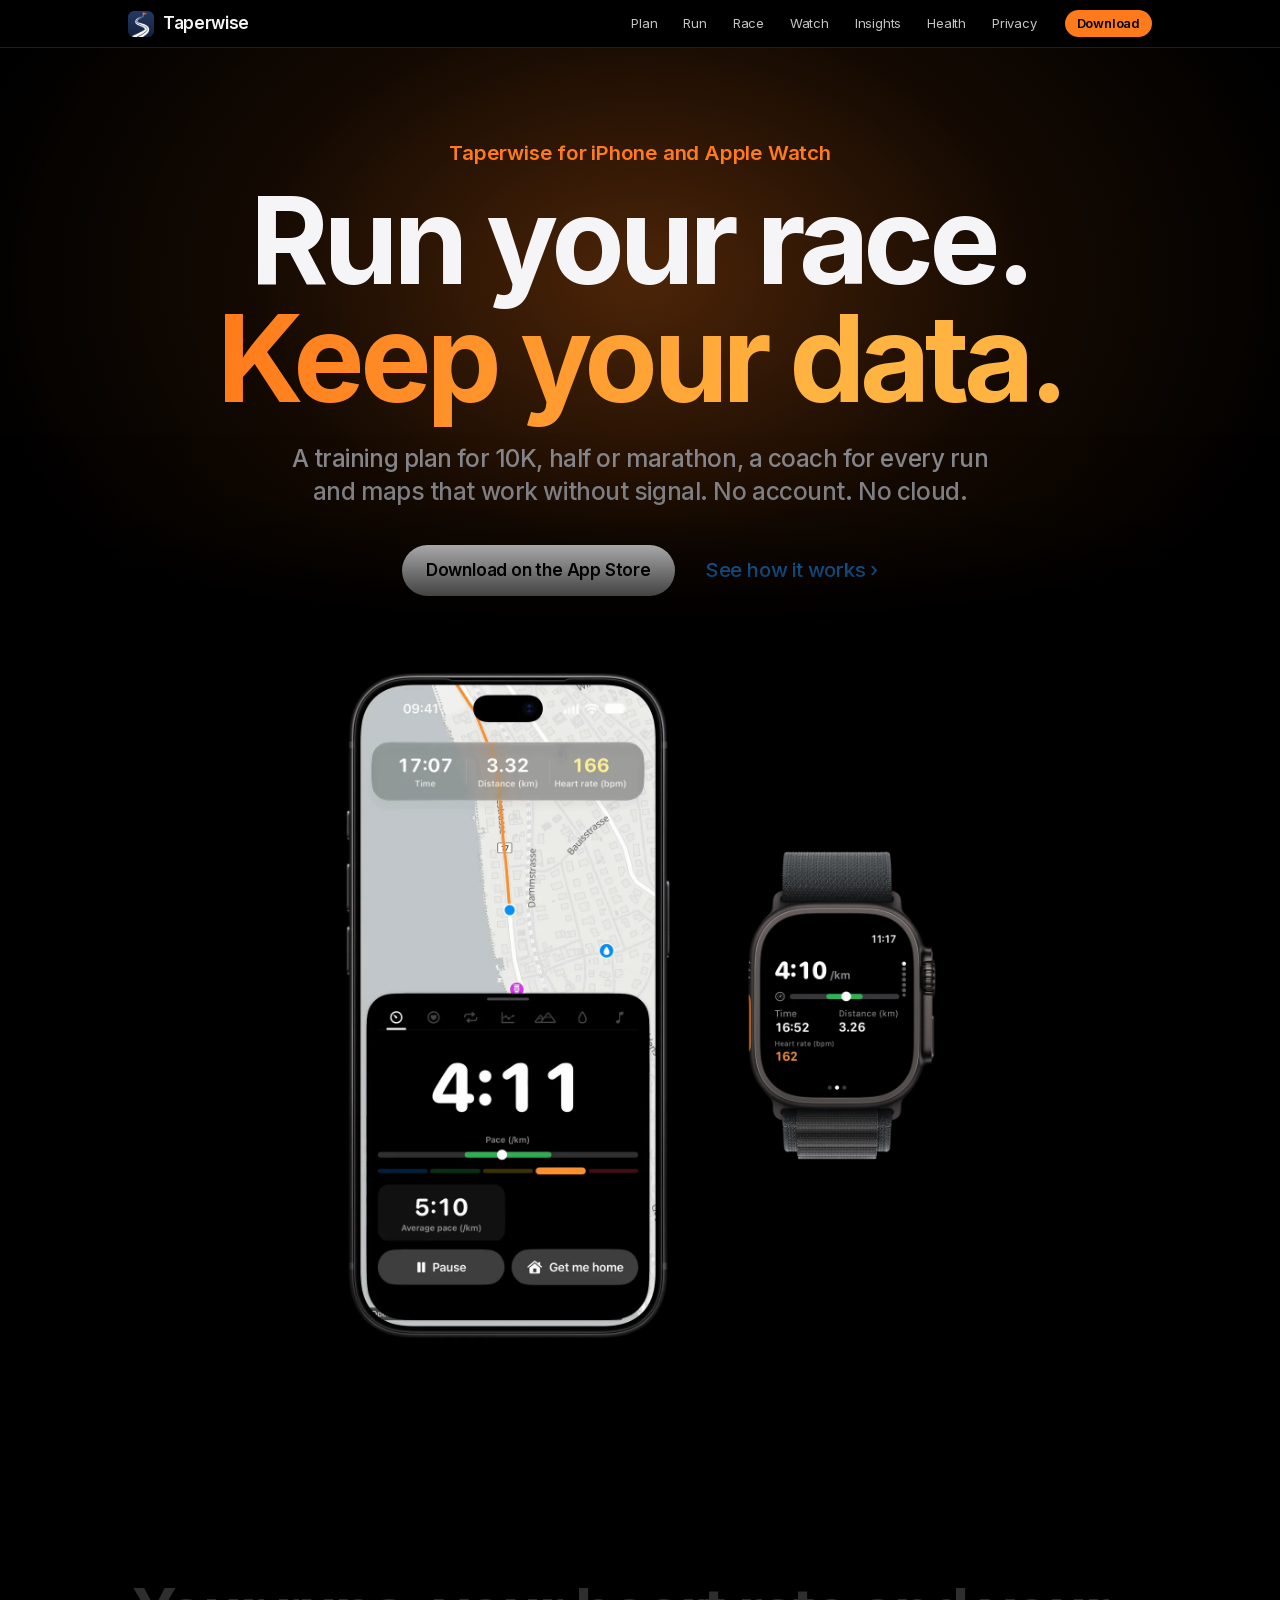
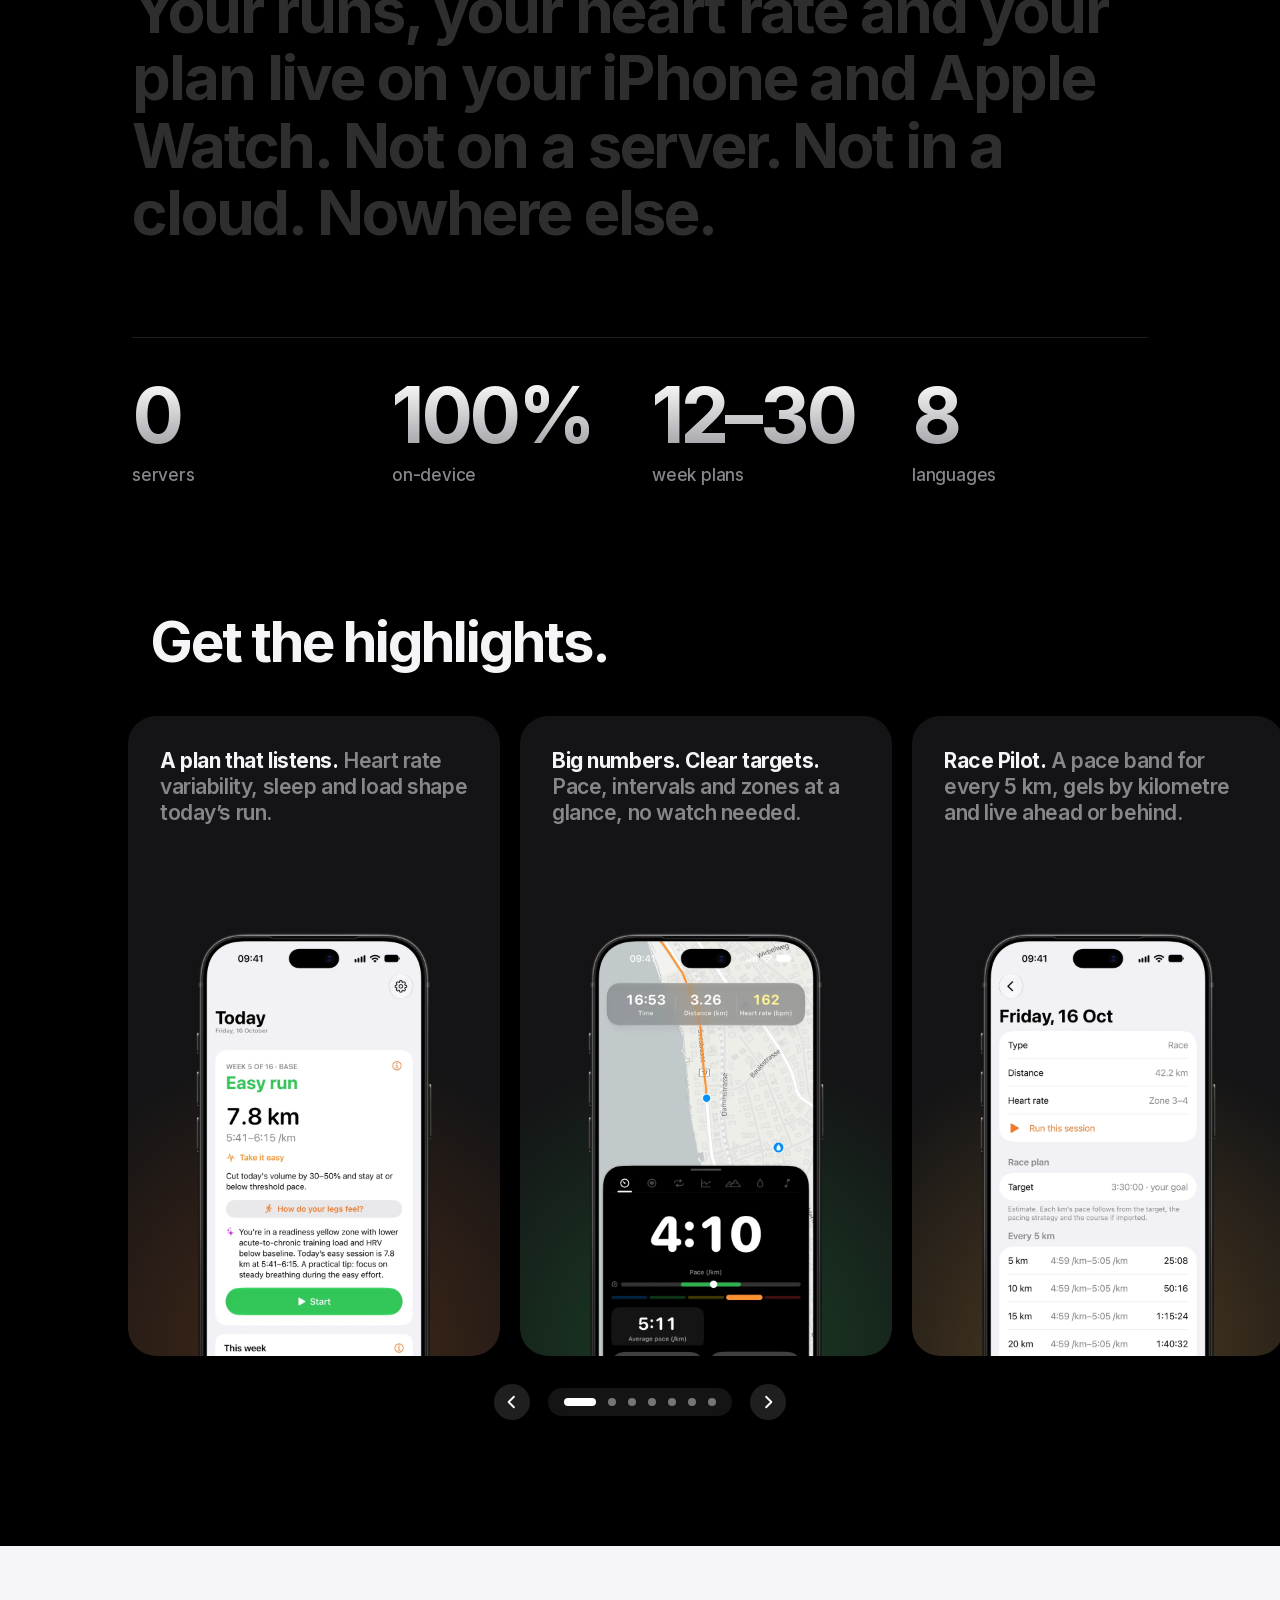
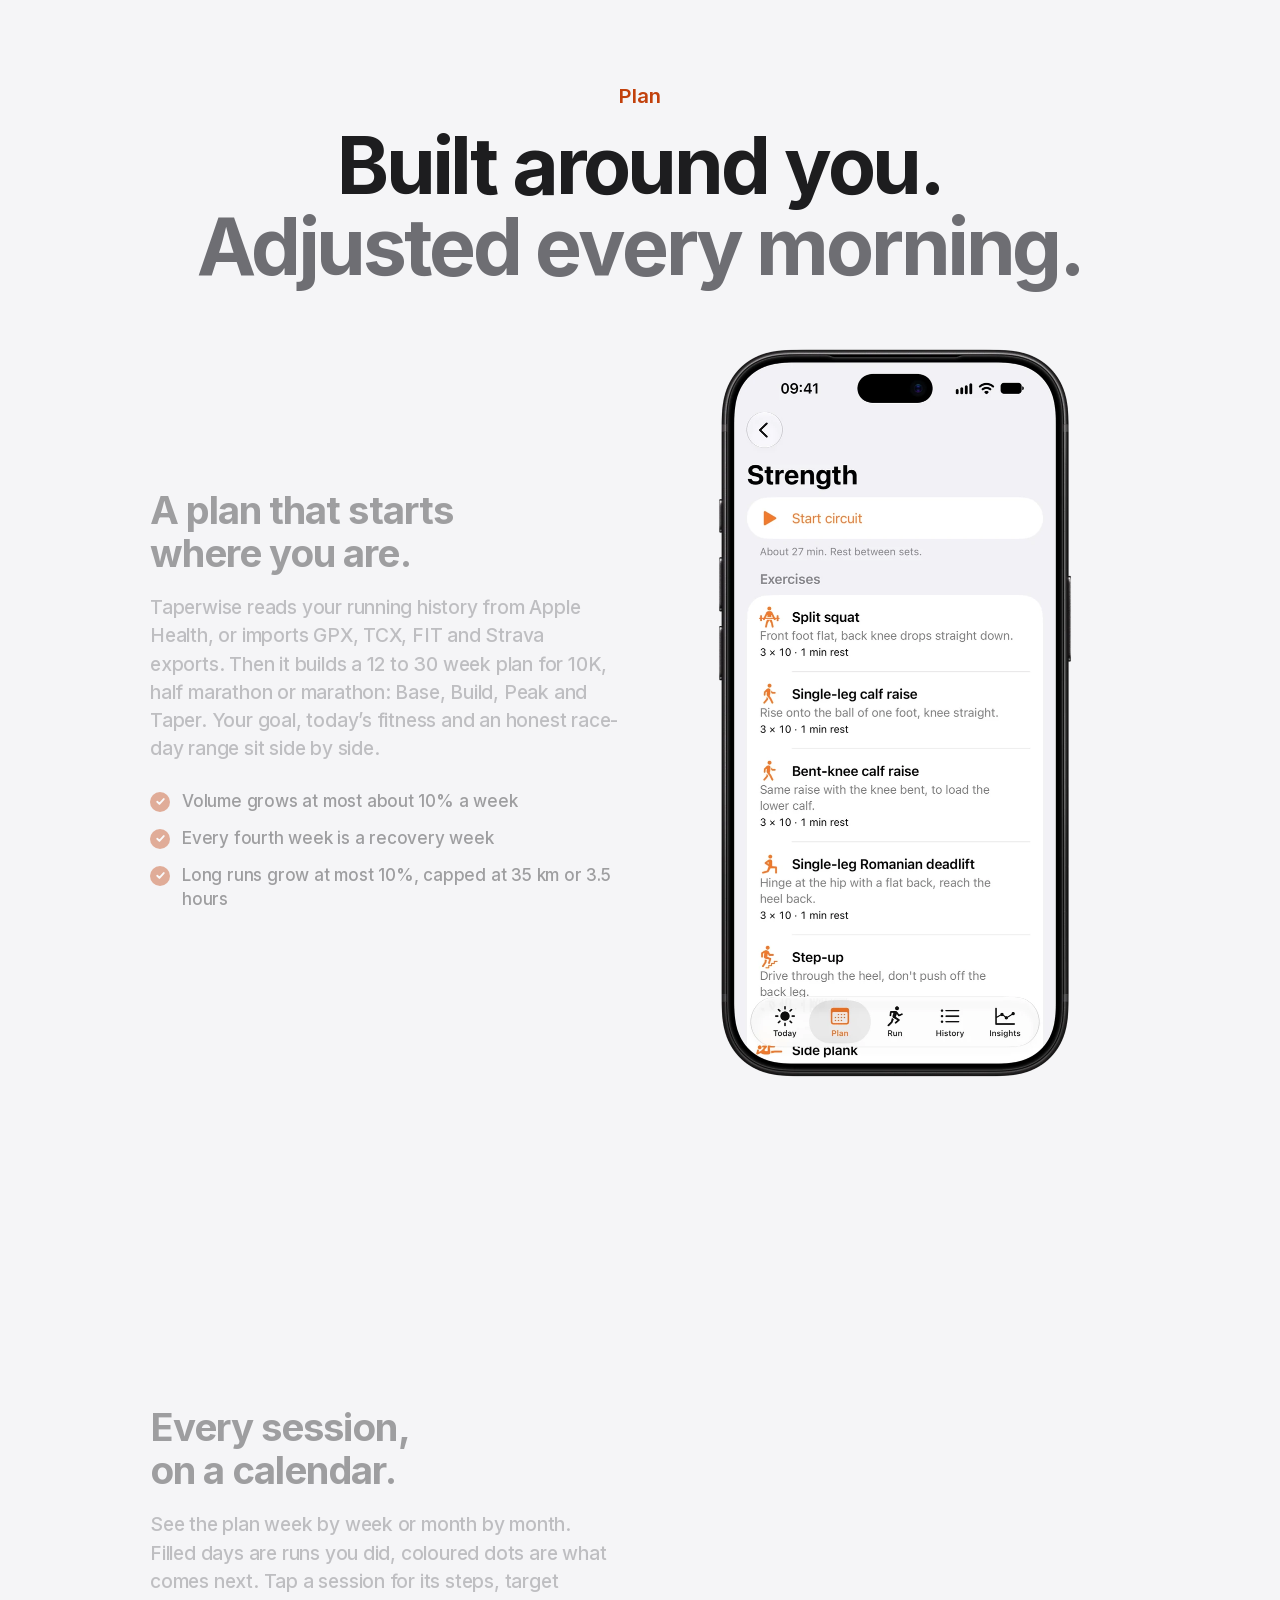
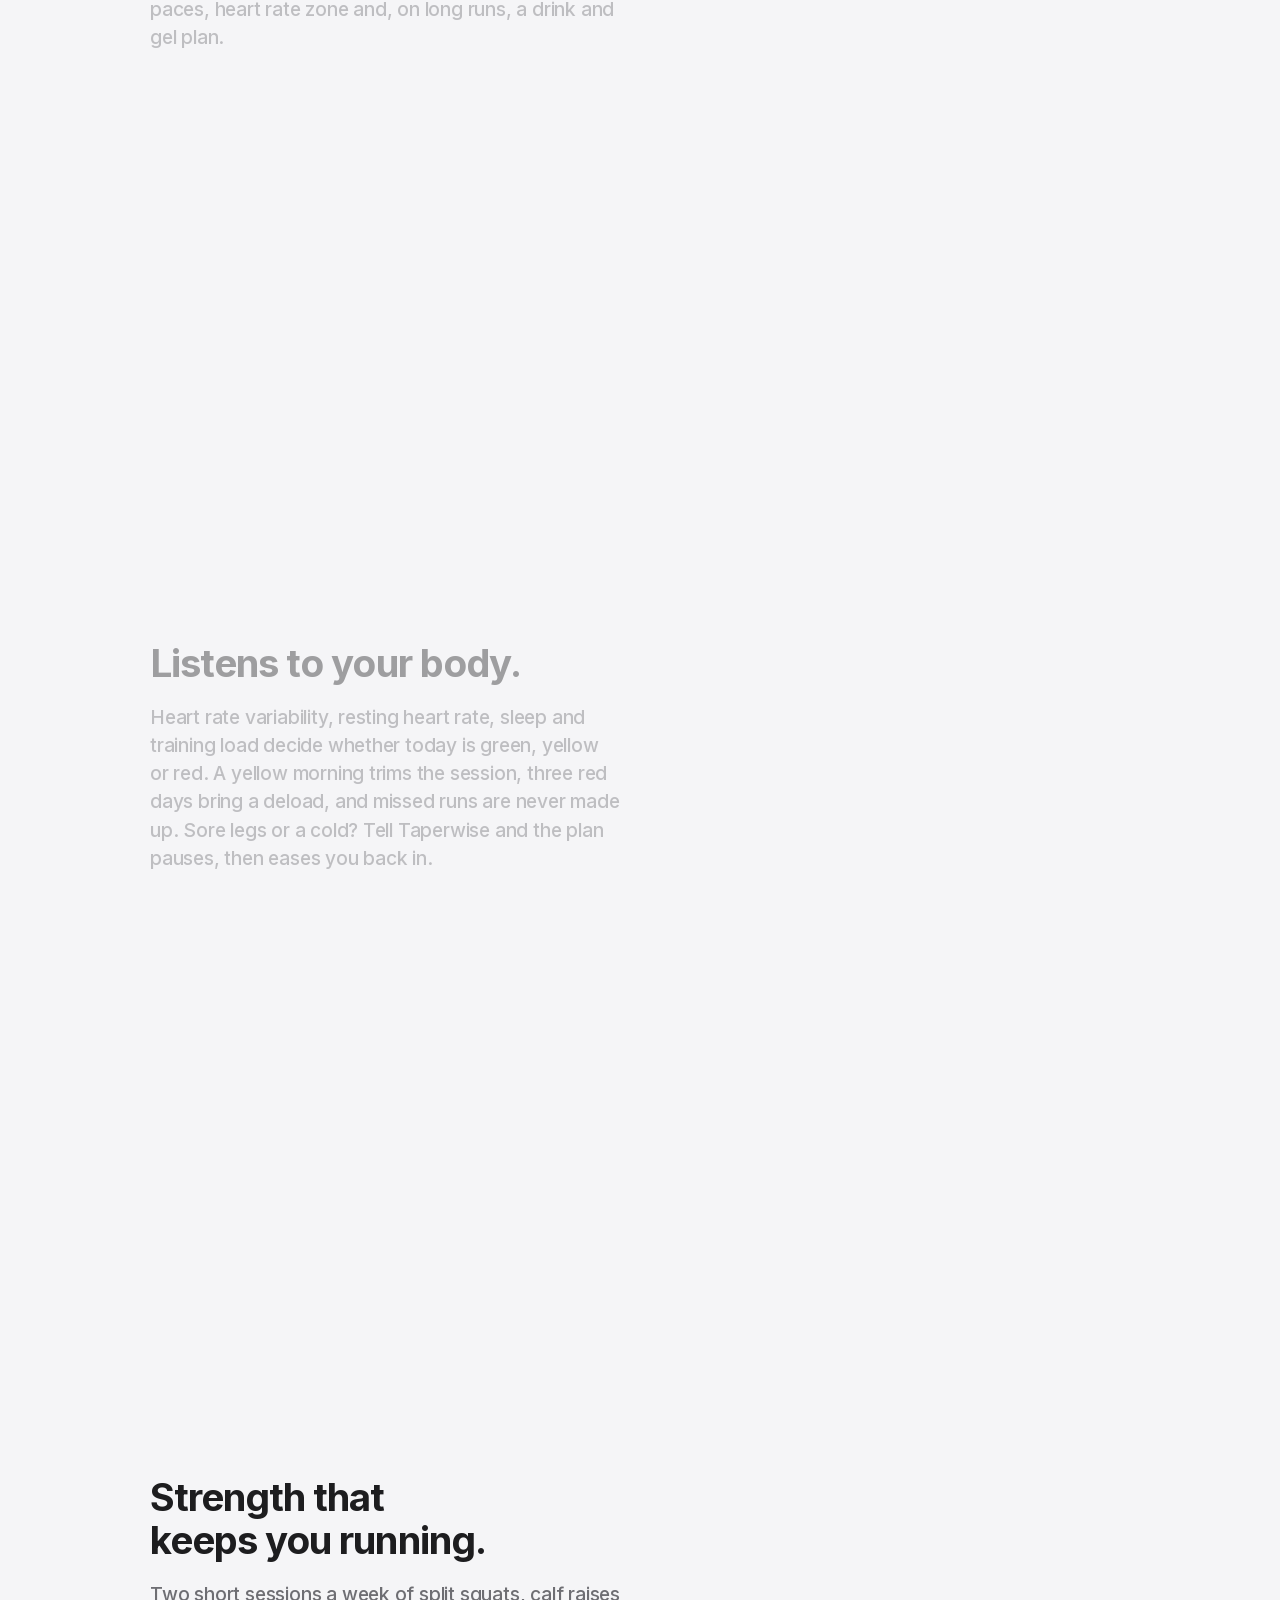
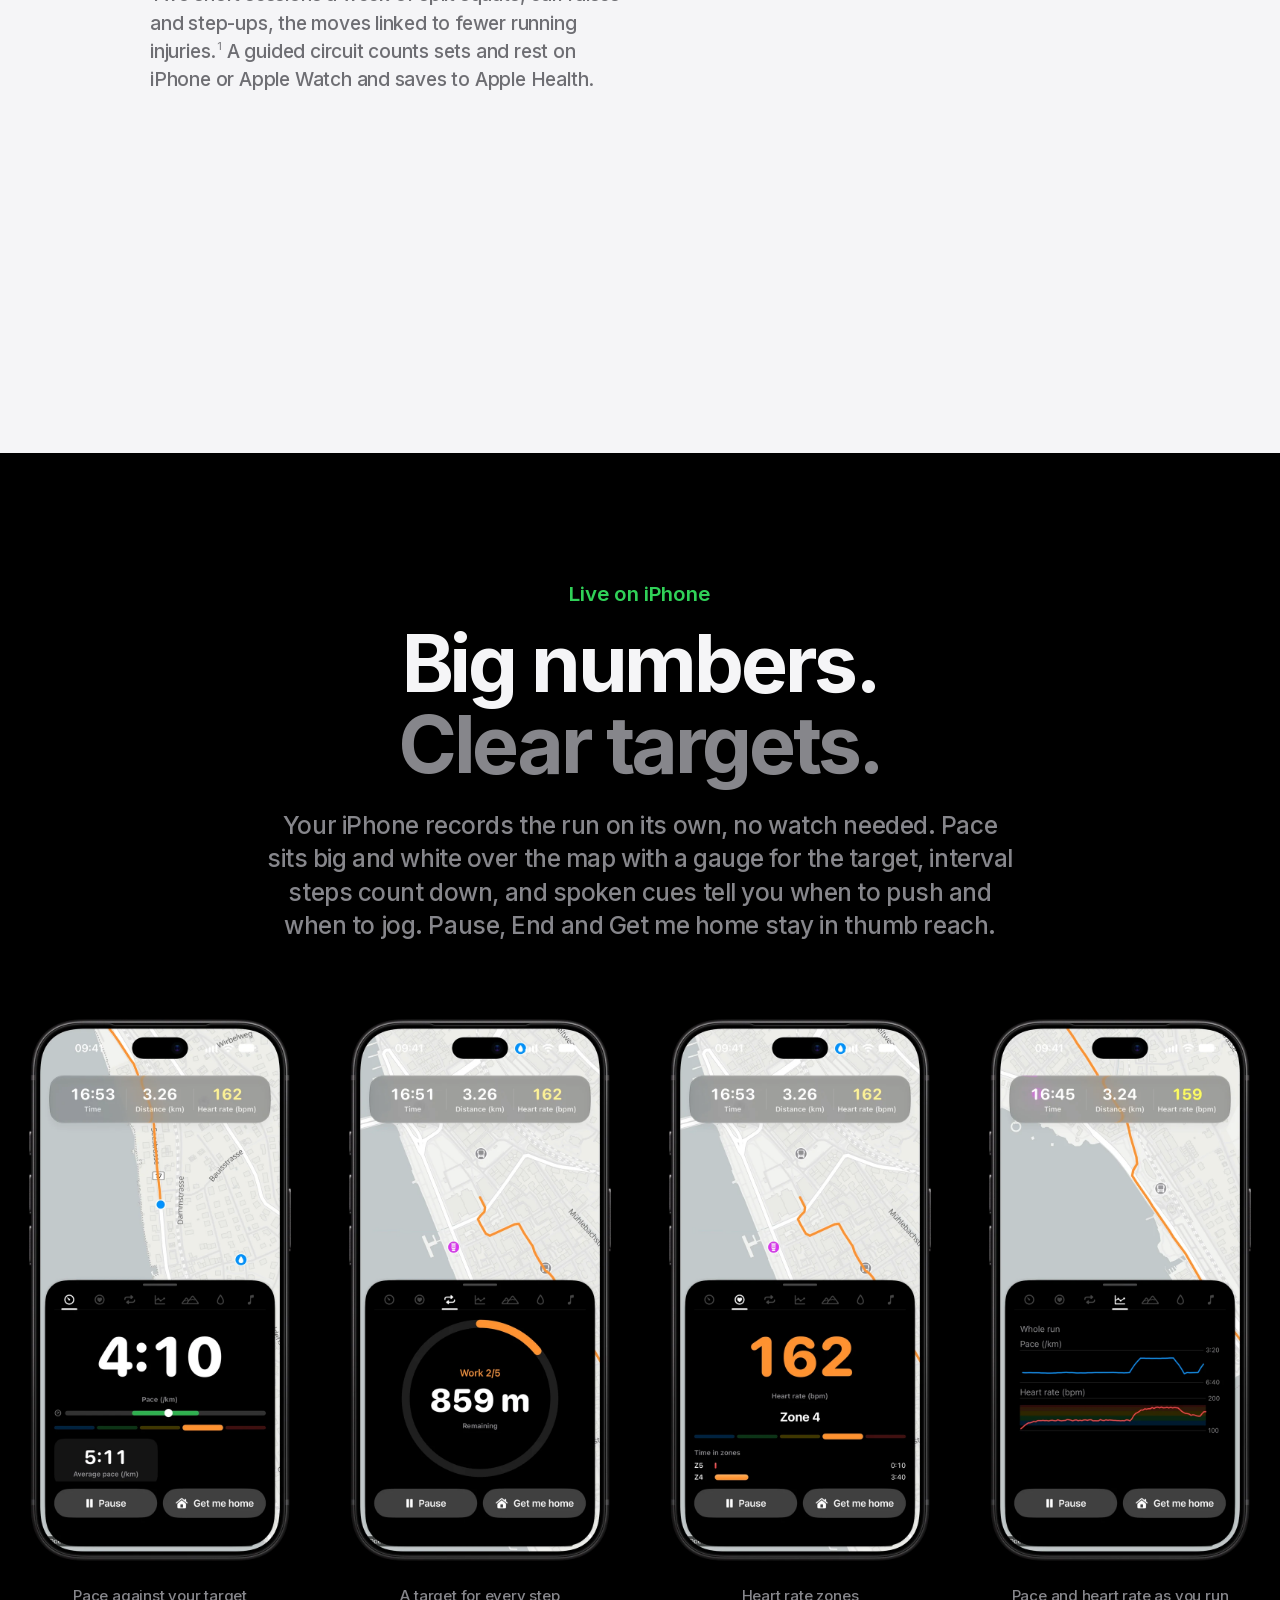
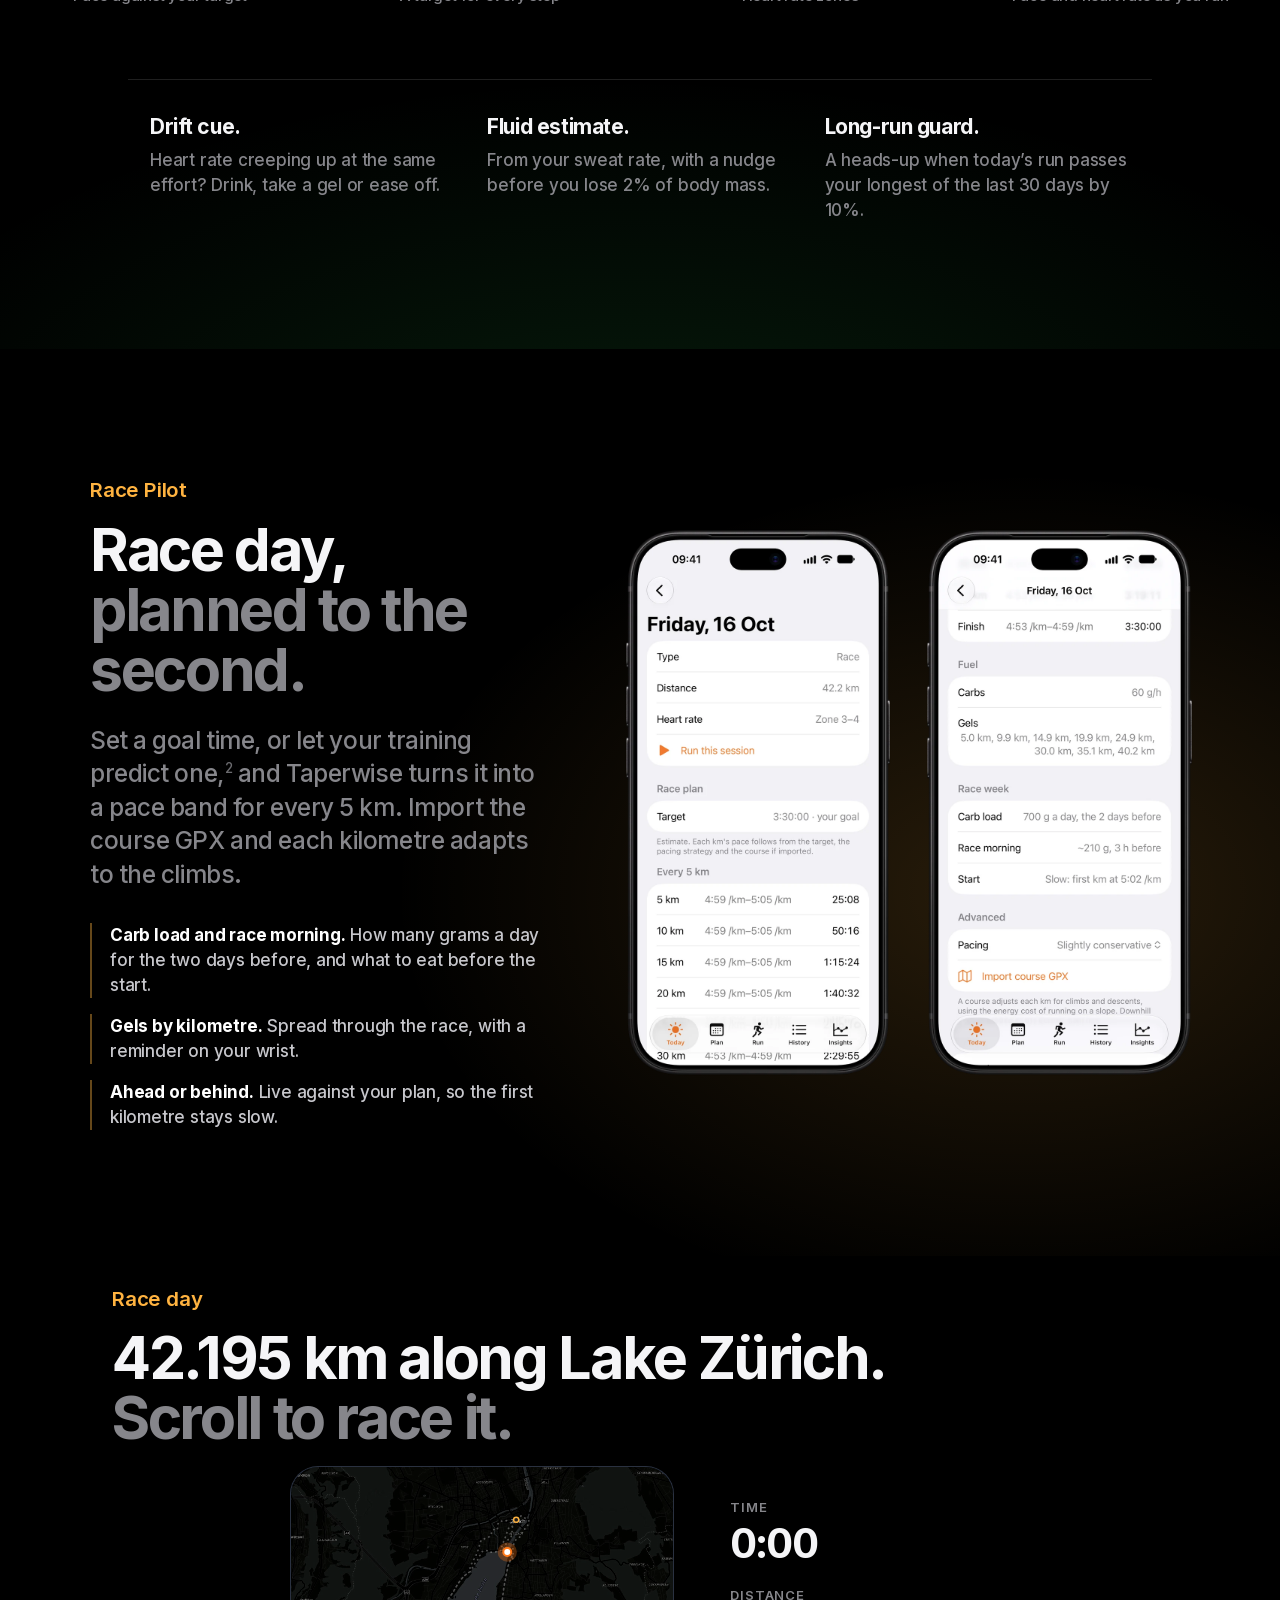
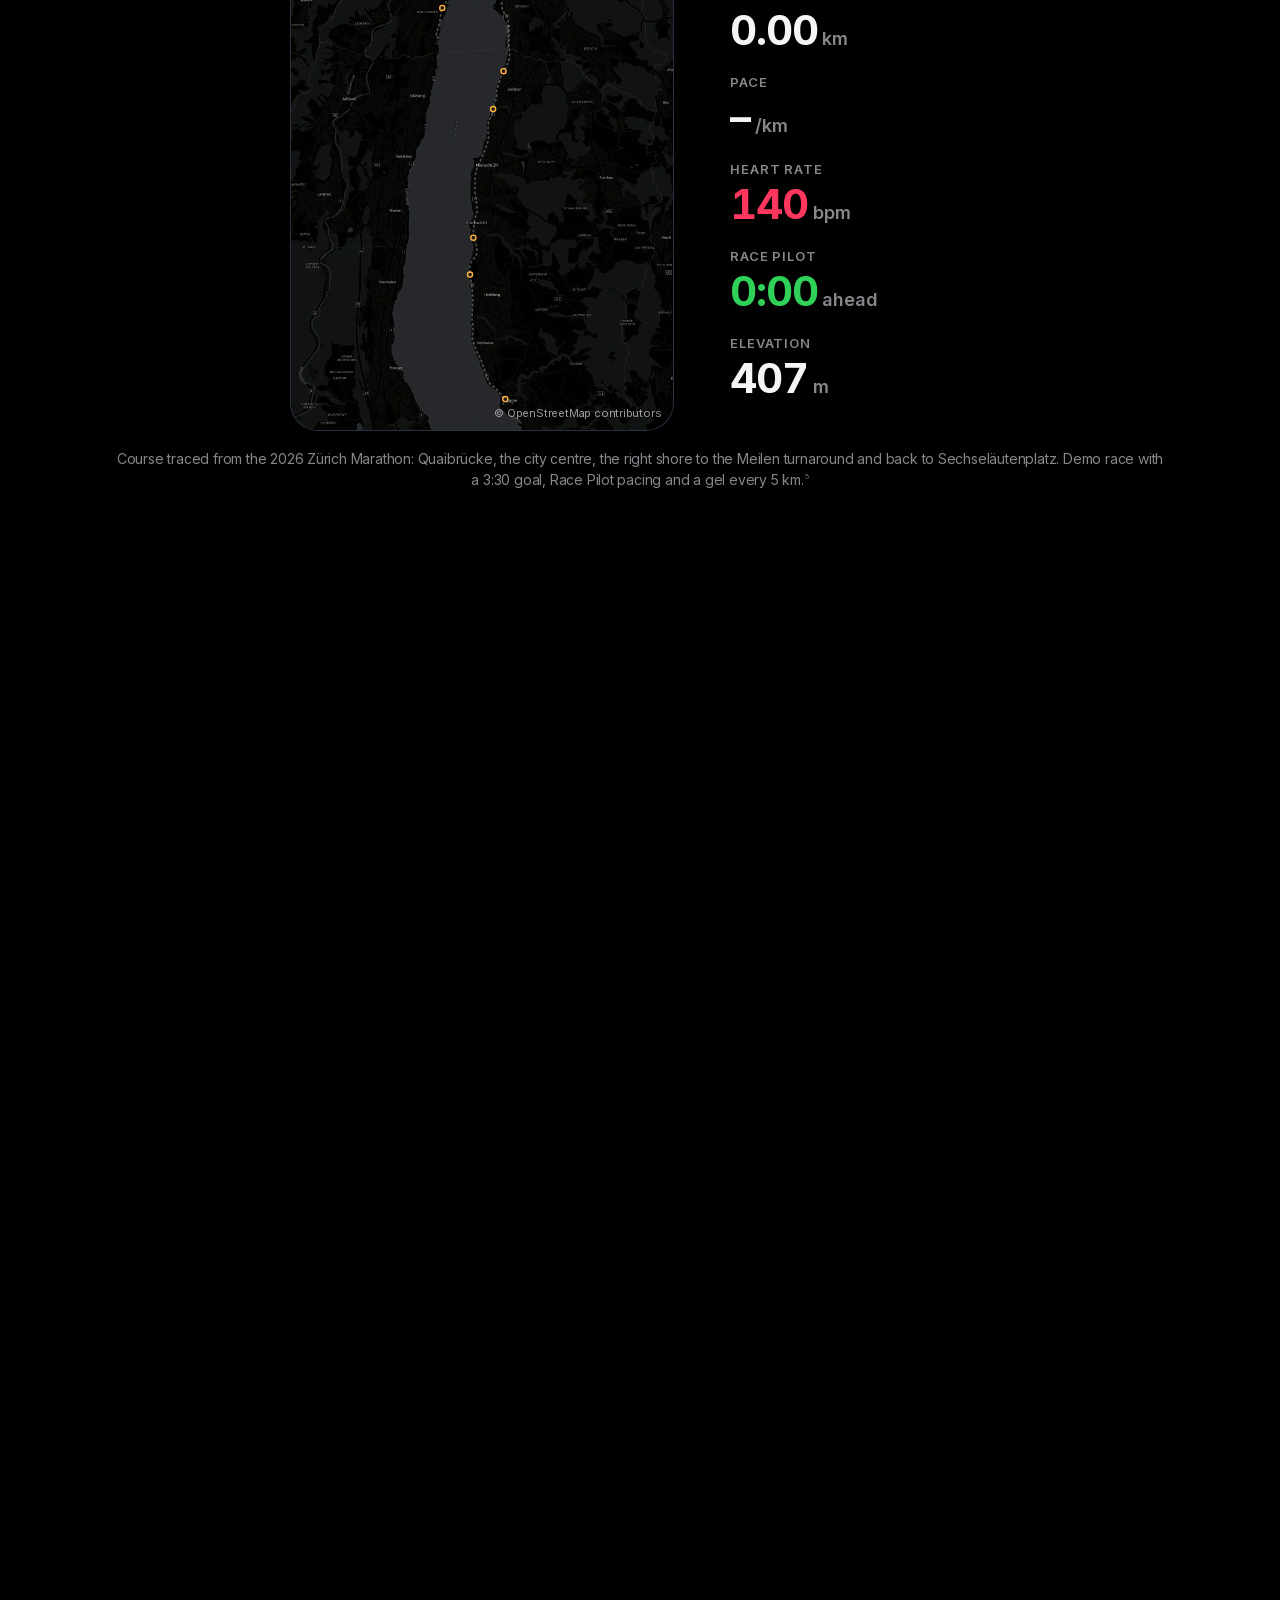
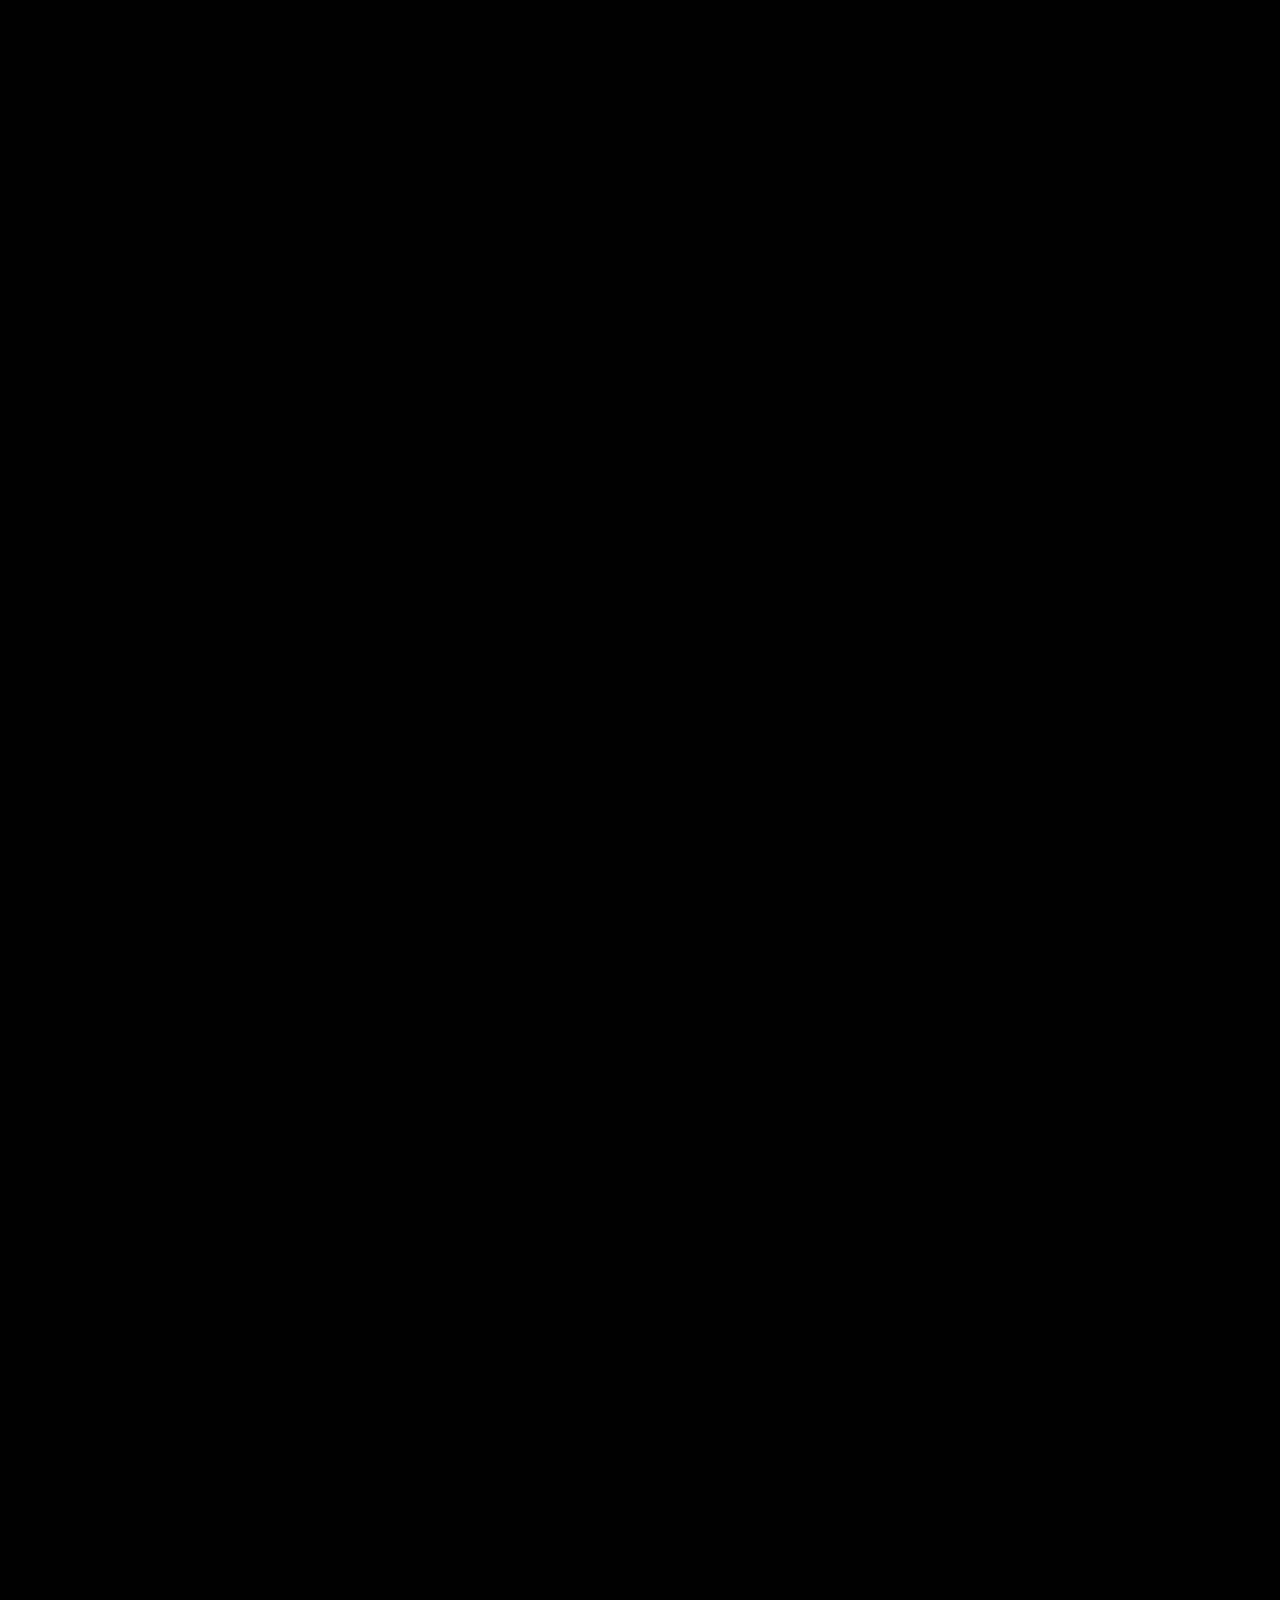
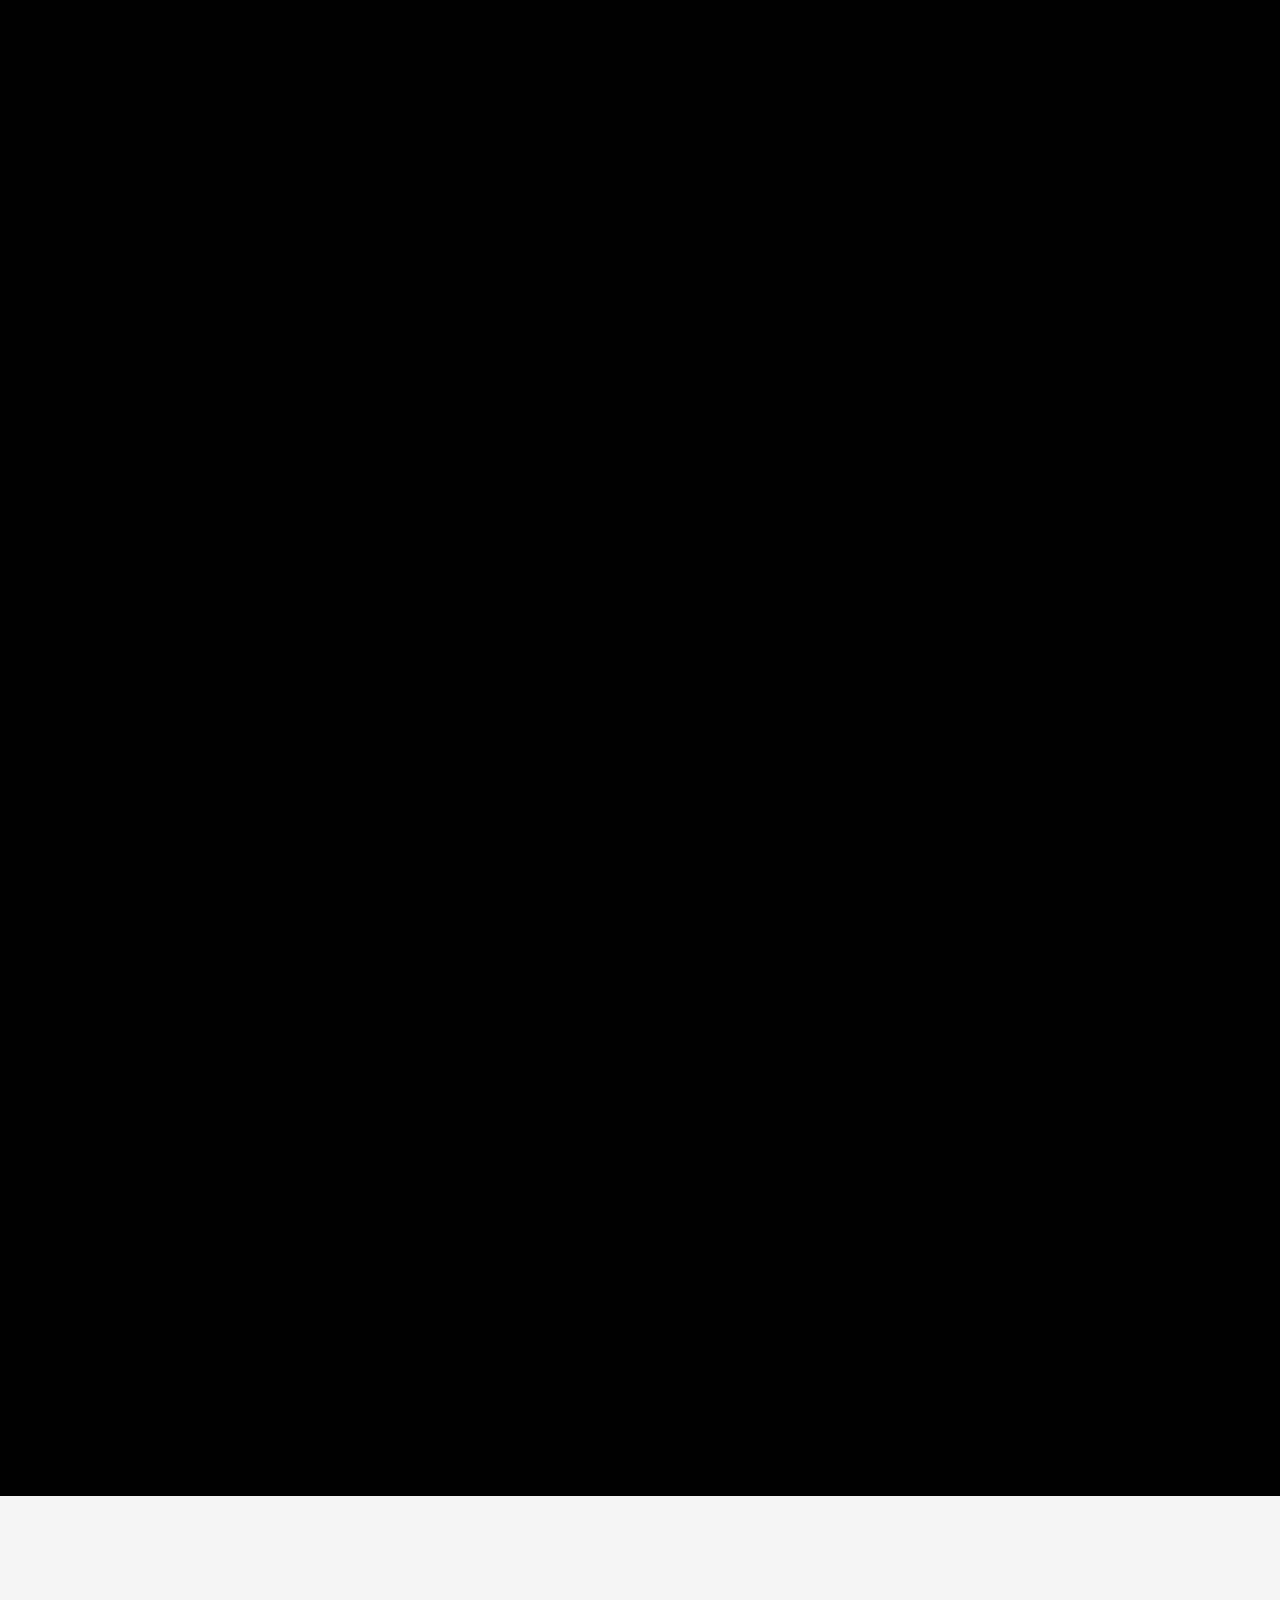
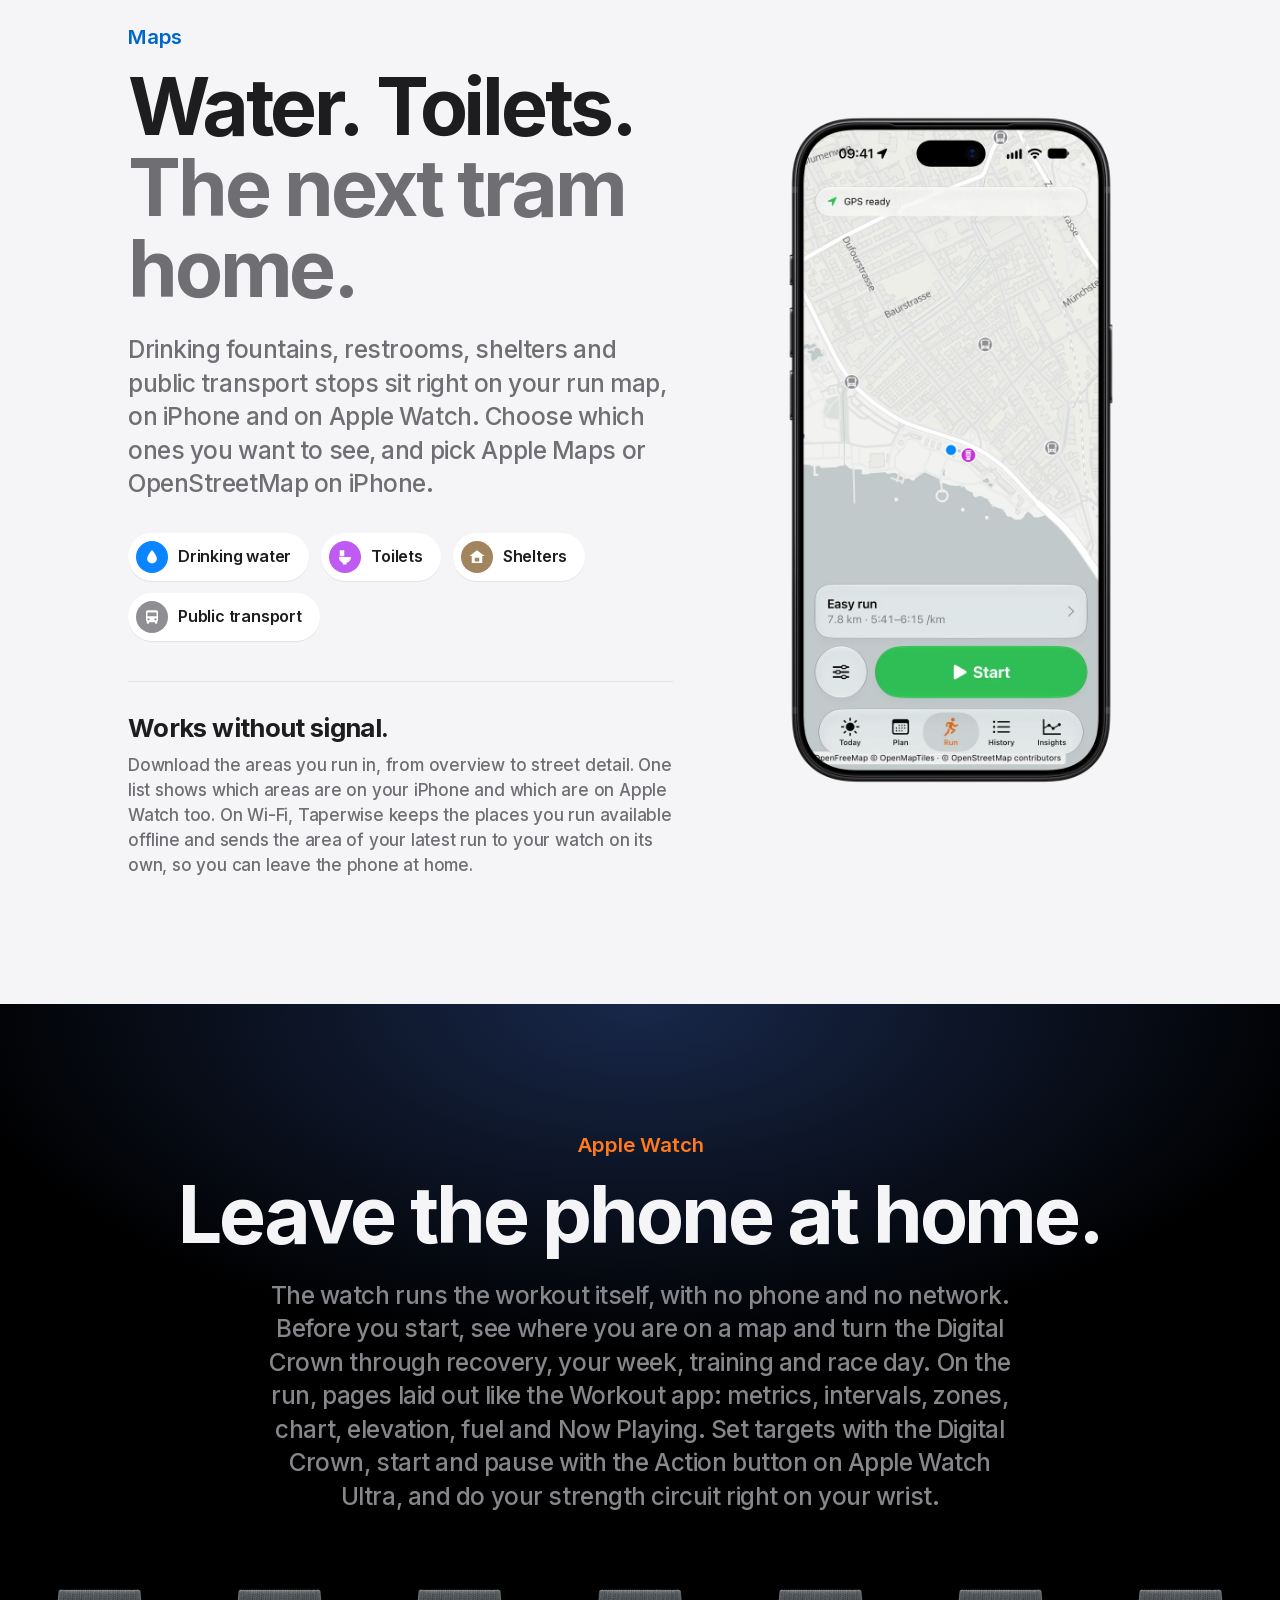
<file: index.html>
<!doctype html>
<html lang="en">
<head>
<meta charset="utf-8">
<meta name="viewport" content="width=device-width, initial-scale=1, viewport-fit=cover">
<title data-i18n="meta.title">Taperwise · Marathon training app for iPhone and Apple Watch</title>
<meta name="description" data-i18n-attr="content:meta.description" content="Marathon, half marathon and 10K plans that adapt to heart rate, HRV and sleep. Live coaching and offline maps on iPhone and Apple Watch. No account, no cloud.">
<meta name="theme-color" content="#000000">
<meta property="og:title" data-i18n-attr="content:meta.title" content="Taperwise · Marathon training app for iPhone and Apple Watch">
<meta property="og:site_name" content="Taperwise">
<meta property="og:locale" content="en_US">
<meta property="og:type" content="website">
<meta property="og:url" content="https://taperwise.run/">
<meta name="twitter:card" content="summary">
<meta property="og:description" data-i18n-attr="content:og.description" content="Race training for iPhone and Apple Watch. Offline maps, on-device coaching, no cloud.">
<meta property="og:image" content="https://taperwise.run/assets/img/icon.png">
<link rel="canonical" href="https://taperwise.run/">
<link rel="alternate" hreflang="en" href="https://taperwise.run/">
<link rel="alternate" hreflang="de" href="https://taperwise.run/de/">
<link rel="alternate" hreflang="fr" href="https://taperwise.run/fr/">
<link rel="alternate" hreflang="it" href="https://taperwise.run/it/">
<link rel="alternate" hreflang="es" href="https://taperwise.run/es/">
<link rel="alternate" hreflang="pt-BR" href="https://taperwise.run/pt-br/">
<link rel="alternate" hreflang="nl" href="https://taperwise.run/nl/">
<link rel="alternate" hreflang="ja" href="https://taperwise.run/ja/">
<link rel="alternate" hreflang="x-default" href="https://taperwise.run/">
<link rel="alternate" type="text/markdown" href="https://taperwise.run/index.md">
<script type="application/ld+json">{"@context": "https://schema.org", "@type": "MobileApplication", "name": "Taperwise", "operatingSystem": "iOS, watchOS", "applicationCategory": "HealthApplication", "applicationSubCategory": "Running", "description": "Marathon, half marathon and 10K plans that adapt to heart rate, HRV and sleep. Live coaching and offline maps on iPhone and Apple Watch. No account, no cloud.", "url": "https://taperwise.run/", "image": "https://taperwise.run/assets/img/icon.png", "inLanguage": "en", "publisher": {"@type": "Organization", "name": "BitSpire GmbH", "email": "apps@bitspire.ch"}}</script>
<link rel="icon" href="assets/img/icon.png">
<link rel="apple-touch-icon" href="assets/img/apple-touch-icon.png">
<link rel="stylesheet" href="assets/site.css">
<script>document.documentElement.classList.add('js')</script>
</head>
<body>

<nav class="nav">
  <a class="brand" href="#top"><img src="assets/img/icon.png" alt="" width="26" height="26">Taperwise</a>
  <div class="nav-links">
    <a data-i18n="nav.plan" href="#plan">Plan</a>
    <a data-i18n="nav.run" href="#run">Run</a>
    <a data-i18n="nav.race" href="#race">Race</a>
    <a data-i18n="nav.watch" href="#watch">Watch</a>
    <a data-i18n="nav.insights" href="#insights">Insights</a>
    <a data-i18n="nav.health" href="#health">Health</a>
    <a data-i18n="nav.privacy" href="privacy/">Privacy</a>
  </div>
  <a data-i18n="nav.download" class="nav-cta" href="https://apps.apple.com/app/id6823595769">Download</a>
</nav>

<header class="hero dark" id="top">
  <div class="hero-copy">
    <p data-i18n="hero.eyebrow" class="eyebrow reveal">Taperwise for iPhone and Apple Watch</p>
    <h1 data-i18n="hero.title" class="reveal">Run your race.<br><span class="grad">Keep your data.</span></h1>
    <p data-i18n="hero.lead" class="lead reveal">A training plan for 10K, half or marathon, a coach for every run and maps that work without signal. No account. No cloud.</p>
    <div class="cta reveal">
      <a data-i18n="hero.store" class="store" href="https://apps.apple.com/app/id6823595769">Download on the App Store</a>
      <a data-i18n="hero.more" class="more" href="#plan">See how it works</a>
    </div>
  </div>
  <div class="hero-devices fade">
    <video class="dev-phone" src="assets/video/run.mp4" poster="assets/video/run-poster.webp" autoplay muted loop playsinline width="720" height="1472" data-i18n-attr="aria-label:hero.video" aria-label="Taperwise live run on iPhone: the route on the map and a pace of 4:11 per km inside the target band"></video>
    <img class="dev-watch" src="assets/img/watch-metrics.webp" width="440" height="704" data-i18n-attr="alt:hero.watch" alt="Taperwise on Apple Watch: pace 4:10 per km on target, heart rate 162">
  </div>
</header>

<section class="dark statement">
  <p data-i18n="statement.text" class="words" data-words>Your runs, your heart rate and your plan live on your iPhone and Apple Watch. Not on a server. Not in a cloud. Nowhere else.</p>
  <dl class="stats">
    <div class="reveal"><dd>0</dd><dt data-i18n="stats.servers">servers</dt></div>
    <div class="reveal"><dd>100%</dd><dt data-i18n="stats.ondevice">on-device</dt></div>
    <div class="reveal"><dd>12–30</dd><dt data-i18n="stats.plans">week plans</dt></div>
    <div class="reveal"><dd>8</dd><dt data-i18n="stats.languages">languages</dt></div>
  </dl>
</section>

<section class="dark highlights" aria-labelledby="hl-title">
  <div class="hl-head reveal">
    <h2 id="hl-title" data-i18n="hl.title">Get the highlights.</h2>
  </div>
  <div class="hl-track" data-hl>
    <a class="hl-card hl-plan" href="#plan">
      <p data-i18n="hl.plan"><strong>A plan that listens.</strong> Heart rate variability, sleep and load shape today’s run.</p>
      <img src="assets/img/phone-today.webp" width="720" height="1472" alt="" loading="lazy">
    </a>
    <a class="hl-card hl-run" href="#run">
      <p data-i18n="hl.run"><strong>Big numbers. Clear targets.</strong> Pace, intervals and zones at a glance, no watch needed.</p>
      <img src="assets/img/phone-run-metrics.webp" width="720" height="1472" alt="" loading="lazy">
    </a>
    <a class="hl-card hl-race" href="#race">
      <p data-i18n="hl.race"><strong>Race Pilot.</strong> A pace band for every 5 km, gels by kilometre and live ahead or behind.</p>
      <img src="assets/img/phone-race-pilot.webp" width="720" height="1472" alt="" loading="lazy">
    </a>
    <a class="hl-card hl-watch" href="#watch">
      <p data-i18n="hl.watch"><strong>Leave the phone at home.</strong> The whole run on Apple Watch, with offline maps.</p>
      <img class="hl-watch-img" src="assets/img/watch-metrics.webp" width="440" height="704" alt="" loading="lazy">
    </a>
    <a class="hl-card hl-insights" href="#insights">
      <p data-i18n="hl.insights"><strong>Watch your fitness grow.</strong> VDOT, overnight HRV, training load and seven more insights.</p>
      <img src="assets/img/phone-recovery.webp" width="720" height="1472" alt="" loading="lazy">
    </a>
    <a class="hl-card hl-health" href="#health">
      <p data-i18n="hl.health"><strong>Your Apple Health zones.</strong> The same heart rate zones as Fitness and the Workout app.</p>
      <img src="assets/img/phone-settings-zones.webp" width="720" height="1472" alt="" loading="lazy">
    </a>
    <a class="hl-card hl-private" href="#private">
      <p data-i18n="hl.private"><strong>No account. No servers.</strong> Your runs stay on your iPhone, your Apple Watch and in Apple Health.</p>
      <span class="hl-lock" aria-hidden="true"><svg viewBox="0 0 24 24"><path fill="currentColor" d="M12 2a5 5 0 0 0-5 5v3H6a2 2 0 0 0-2 2v8a2 2 0 0 0 2 2h12a2 2 0 0 0 2-2v-8a2 2 0 0 0-2-2h-1V7a5 5 0 0 0-5-5Zm-3 8V7a3 3 0 1 1 6 0v3H9Z"/></svg></span>
    </a>
  </div>
  <div class="hl-nav">
    <button class="hl-arrow" type="button" data-step="-1" data-i18n-attr="aria-label:hl.prev" aria-label="Previous"><svg viewBox="0 0 24 24" aria-hidden="true"><path d="m14.5 5-7 7 7 7"/></svg></button>
    <div class="hl-dots" role="tablist"></div>
    <button class="hl-arrow" type="button" data-step="1" data-i18n-attr="aria-label:hl.next" aria-label="Next"><svg viewBox="0 0 24 24" aria-hidden="true"><path d="m9.5 5 7 7-7 7"/></svg></button>
  </div>
</section>

<section class="light story-wrap" id="plan">
  <div class="section-head reveal">
    <p data-i18n="plan.eyebrow" class="eyebrow">Plan</p>
    <h2 data-i18n="plan.title">Built around you.<br><span class="soft">Adjusted every morning.</span></h2>
  </div>
  <div class="story">
    <div class="story-text">
      <article class="step" data-shot="0">
        <img class="step-phone" src="assets/img/phone-plan.webp" width="720" height="1472" data-i18n-attr="alt:plan.adapt.alt" alt="Taperwise plan: marathon in 76 days, finish goal, race-day estimate 3:22 to 3:38, on track with 209.9 of 229 km" loading="lazy">
        <h3 data-i18n="plan.adapt.title">A plan that starts where you are.</h3>
        <p data-i18n="plan.adapt.text">Taperwise reads your running history from Apple Health, or imports GPX, TCX, FIT and Strava exports. Then it builds a 12 to 30 week plan for 10K, half marathon or marathon: Base, Build, Peak and Taper. Your goal, today’s fitness and an honest race-day range sit side by side.</p>
        <ul class="ticks">
          <li data-i18n="plan.adapt.tick1">Volume grows at most about 10% a week</li>
          <li data-i18n="plan.adapt.tick2">Every fourth week is a recovery week</li>
          <li data-i18n="plan.adapt.tick3">Long runs grow at most 10%, capped at 35 km or 3.5 hours</li>
        </ul>
      </article>
      <article class="step" data-shot="1">
        <img class="step-phone" src="assets/img/phone-plan-calendar.webp" width="720" height="1472" data-i18n-attr="alt:plan.calendar.alt" alt="Plan calendar for October with completed runs and planned sessions" loading="lazy">
        <h3 data-i18n="plan.calendar.title">Every session, on a calendar.</h3>
        <p data-i18n="plan.calendar.text">See the plan week by week or month by month. Filled days are runs you did, coloured dots are what comes next. Tap a session for its steps, target paces, heart rate zone and, on long runs, a drink and gel plan.</p>
      </article>
      <article class="step" data-shot="2">
        <img class="step-phone" src="assets/img/phone-today.webp" width="720" height="1472" data-i18n-attr="alt:plan.today.alt" alt="Taperwise Today: easy run, 7.8 km at 5:41 to 6:15 per km, take it easy, cut today’s volume by 30 to 50%, and a coach note" loading="lazy">
        <h3 data-i18n="plan.today.title">Listens to your body.</h3>
        <p data-i18n="plan.today.text">Heart rate variability, resting heart rate, sleep and training load decide whether today is green, yellow or red. A yellow morning trims the session, three red days bring a deload, and missed runs are never made up. Sore legs or a cold? Tell Taperwise and the plan pauses, then eases you back in.</p>
      </article>
      <article class="step" data-shot="3">
        <img class="step-phone" src="assets/img/phone-strength.webp" width="720" height="1472" data-i18n-attr="alt:plan.strength.alt" alt="Strength: split squat, calf raises, single-leg Romanian deadlift and step-up, about 27 minutes" loading="lazy">
        <h3 data-i18n="plan.strength.title">Strength that keeps you running.</h3>
        <p data-i18n="plan.strength.text">Two short sessions a week of split squats, calf raises and step-ups, the moves linked to fewer running injuries.<sup><a href="#fn1">1</a></sup> A guided circuit counts sets and rest on iPhone or Apple Watch and saves to Apple Health.</p>
      </article>
    </div>
    <div class="story-device">
      <img class="on" src="assets/img/phone-plan.webp" width="720" height="1472" alt="" loading="lazy">
      <img src="assets/img/phone-plan-calendar.webp" width="720" height="1472" alt="" loading="lazy">
      <img src="assets/img/phone-today.webp" width="720" height="1472" alt="" loading="lazy">
      <img src="assets/img/phone-strength.webp" width="720" height="1472" alt="" loading="lazy">
    </div>
  </div>
</section>

<section class="dark live" id="run">
  <div class="section-head reveal">
    <p data-i18n="live.eyebrow" class="eyebrow green">Live on iPhone</p>
    <h2 data-i18n="live.title">Big numbers.<br><span class="soft">Clear targets.</span></h2>
    <p data-i18n="live.lead" class="lead">Your iPhone records the run on its own, no watch needed. Pace sits big and white over the map with a gauge for the target, interval steps count down, and spoken cues tell you when to push and when to jog. Pause, End and Get me home stay in thumb reach.</p>
  </div>
  <div class="phone-row fade">
    <figure><img src="assets/img/phone-run-metrics.webp" width="720" height="1472" data-i18n-attr="alt:live.pace.alt" alt="Live run: pace 4:10 per km inside the target band, average 5:11" loading="lazy"><figcaption data-i18n="live.pace.cap">Pace against your target</figcaption></figure>
    <figure><img src="assets/img/phone-run-interval.webp" width="720" height="1472" data-i18n-attr="alt:live.interval.alt" alt="Interval page: work 2 of 5, 859 m remaining" loading="lazy"><figcaption data-i18n="live.interval.cap">A target for every step</figcaption></figure>
    <figure><img src="assets/img/phone-run-zones.webp" width="720" height="1472" data-i18n-attr="alt:live.zones.alt" alt="Heart rate 162 in zone 4 with time in zones" loading="lazy"><figcaption data-i18n="live.zones.cap">Heart rate zones</figcaption></figure>
    <figure><img src="assets/img/phone-run-chart.webp" width="720" height="1472" data-i18n-attr="alt:live.chart.alt" alt="Pace and heart rate chart of the whole run" loading="lazy"><figcaption data-i18n="live.chart.cap">Pace and heart rate as you run</figcaption></figure>
  </div>
  <ul class="cues reveal">
    <li data-i18n="live.cue1"><strong>Drift cue.</strong> Heart rate creeping up at the same effort? Drink, take a gel or ease off.</li>
    <li data-i18n="live.cue2"><strong>Fluid estimate.</strong> From your sweat rate, with a nudge before you lose 2% of body mass.</li>
    <li data-i18n="live.cue3"><strong>Long-run guard.</strong> A heads-up when today’s run passes your longest of the last 30 days by 10%.</li>
  </ul>
</section>

<section class="dark race" id="race">
  <div class="race-grid">
    <div class="race-copy reveal">
      <p data-i18n="race.eyebrow" class="eyebrow amber">Race Pilot</p>
      <h2 data-i18n="race.title">Race day,<br><span class="soft">planned to the second.</span></h2>
      <p data-i18n="race.lead" class="lead">Set a goal time, or let your training predict one,<sup><a href="#fn2">2</a></sup> and Taperwise turns it into a pace band for every 5 km. Import the course GPX and each kilometre adapts to the climbs.</p>
      <ul class="facts">
        <li data-i18n="race.fact1"><strong>Carb load and race morning.</strong> How many grams a day for the two days before, and what to eat before the start.</li>
        <li data-i18n="race.fact2"><strong>Gels by kilometre.</strong> Spread through the race, with a reminder on your wrist.</li>
        <li data-i18n="race.fact3"><strong>Ahead or behind.</strong> Live against your plan, so the first kilometre stays slow.</li>
      </ul>
    </div>
    <div class="race-phones fade">
      <img src="assets/img/phone-race-pilot.webp" width="720" height="1472" data-i18n-attr="alt:race.pilot.alt" alt="Race plan: marathon, target 3:30:00, pace band 4:59 to 5:05 per km with splits every 5 km" loading="lazy">
      <img src="assets/img/phone-race-band.webp" width="720" height="1472" data-i18n-attr="alt:race.band.alt" alt="Race plan continued: 60 g of carbs an hour, gels by kilometre, the race-week checklist and course GPX import" loading="lazy">
    </div>
  </div>
</section>

<section class="dark replay" id="marathon" data-replay>
  <div class="replay-sticky">
    <div class="replay-head">
      <p data-i18n="marathon.eyebrow" class="eyebrow amber">Race day</p>
      <h2 data-i18n="marathon.title">42.195 km along Lake Zürich.<br><span class="soft">Scroll to race it.</span></h2>
    </div>
    <div class="replay-stage">
      <div class="replay-map">
        <img src="assets/img/zurich-marathon.jpg" alt="" width="1350" height="1980" loading="lazy">
        <svg viewBox="0 0 1350 1980" aria-hidden="true">
          <path class="trail-ghost"></path>
          <g class="gels"></g>
          <path class="trail"></path>
          <circle class="runner-halo" r="34"></circle>
          <circle class="runner" r="14"></circle>
        </svg>
        <span data-i18n="map.attribution" class="attribution">© OpenStreetMap contributors</span>
      </div>
      <dl class="hud">
        <div><dt data-i18n="hud.time">Time</dt><dd data-hud="time">0:00</dd></div>
        <div><dt data-i18n="hud.distance">Distance</dt><dd><span data-hud="dist">0.00</span><small>km</small></dd></div>
        <div><dt data-i18n="hud.pace">Pace</dt><dd><span data-hud="pace">–</span><small>/km</small></dd></div>
        <div class="hr"><dt data-i18n="hud.heartrate">Heart rate</dt><dd><span data-hud="hr">–</span><small>bpm</small></dd></div>
        <div class="pilot"><dt data-i18n="hud.pilot">Race Pilot</dt><dd><span data-hud="pilot">0:00</span><small data-hud="pilotWord" data-i18n-attr="data-ahead:hud.ahead;data-behind:hud.behind" data-ahead="ahead" data-behind="behind">ahead</small></dd></div>
        <div><dt data-i18n="hud.elevation">Elevation</dt><dd><span data-hud="ele">–</span><small>m</small></dd></div>
      </dl>
    </div>
    <p data-i18n="marathon.note" class="replay-note">Course traced from the 2026 Zürich Marathon: Quaibrücke, the city centre, the right shore to the Meilen turnaround and back to Sechseläutenplatz. Demo race with a 3:30 goal, Race Pilot pacing and a gel every 5 km.<sup><a href="#fn5">5</a></sup></p>
  </div>
</section>

<section class="light maps" id="maps">
  <div class="maps-grid">
    <div class="maps-copy reveal">
      <p data-i18n="maps.eyebrow" class="eyebrow blue">Maps</p>
      <h2 data-i18n="maps.title">Water. Toilets.<br><span class="soft">The next tram home.</span></h2>
      <p data-i18n="maps.lead" class="lead">Drinking fountains, restrooms, shelters and public transport stops sit right on your run map, on iPhone and on Apple Watch. Choose which ones you want to see, and pick Apple Maps or OpenStreetMap on iPhone.</p>
      <ul class="poi">
        <li><span class="poi-ico water"><svg viewBox="0 0 24 24"><path d="M12 2.5S5.5 9.6 5.5 14.2a6.5 6.5 0 0 0 13 0C18.5 9.6 12 2.5 12 2.5Z"/></svg></span><span data-i18n="maps.poi.water">Drinking water</span></li>
        <li><span class="poi-ico toilet"><svg viewBox="0 0 24 24"><path d="M5 3h6v8H5zM4 12h16a8 8 0 0 1-6 7.7V22H9v-2.3A8 8 0 0 1 4 12Z"/></svg></span><span data-i18n="maps.poi.toilets">Toilets</span></li>
        <li><span class="poi-ico shelter"><svg viewBox="0 0 24 24"><path d="M12 3 2 10.5h3V20h14v-9.5h3L12 3Zm-3 15v-5h6v5H9Z"/></svg></span><span data-i18n="maps.poi.shelters">Shelters</span></li>
        <li><span class="poi-ico transit"><svg viewBox="0 0 24 24"><path d="M6 3h12a2 2 0 0 1 2 2v11a2 2 0 0 1-1 1.7V20a1 1 0 0 1-1 1h-1a1 1 0 0 1-1-1v-1H8v1a1 1 0 0 1-1 1H6a1 1 0 0 1-1-1v-2.3A2 2 0 0 1 4 16V5a2 2 0 0 1 2-2Zm0 3v5h12V6H6Zm1.5 7.5a1.5 1.5 0 1 0 0 3 1.5 1.5 0 0 0 0-3Zm9 0a1.5 1.5 0 1 0 0 3 1.5 1.5 0 0 0 0-3Z"/></svg></span><span data-i18n="maps.poi.transit">Public transport</span></li>
      </ul>
      <div class="offline">
        <h3 data-i18n="maps.offline.title">Works without signal.</h3>
        <p data-i18n="maps.offline.text">Download the areas you run in, from overview to street detail. One list shows which areas are on your iPhone and which are on Apple Watch too. On Wi-Fi, Taperwise keeps the places you run available offline and sends the area of your latest run to your watch on its own, so you can leave the phone at home.</p>
      </div>
    </div>
    <img class="maps-phone fade" src="assets/img/phone-run-map.webp" width="720" height="1472" data-i18n-attr="alt:maps.phone.alt" alt="Run tab: map with drinking water, toilets and bus stops, GPS ready, today’s easy run of 10.9 km and a Start button" loading="lazy">
  </div>
</section>

<section class="dark watch-sec" id="watch">
  <div class="section-head reveal">
    <p data-i18n="watch.eyebrow" class="eyebrow">Apple Watch</p>
    <h2 data-i18n="watch.title">Leave the phone at home.</h2>
    <p data-i18n="watch.lead" class="lead">The watch runs the workout itself, with no phone and no network. Before you start, see where you are on a map and turn the Digital Crown through recovery, your week, training and race day. On the run, pages laid out like the Workout app: metrics, intervals, zones, chart, elevation, fuel and Now Playing. Set targets with the Digital Crown, start and pause with the Action button on Apple Watch Ultra, and do your strength circuit right on your wrist.</p>
  </div>
  <div class="watch-row fade">
    <figure><img src="assets/img/watch-start.webp" width="440" height="704" data-i18n-attr="alt:watch.start.alt" alt="Start screen: today’s intervals of 8 km, take it easy, and Start" loading="lazy"><figcaption data-i18n="watch.start.cap">Today’s session</figcaption></figure>
    <figure><img src="assets/img/watch-metrics.webp" width="440" height="704" data-i18n-attr="alt:watch.metrics.alt" alt="Pace 4:10 per km on target, time, distance and heart rate" loading="lazy"><figcaption data-i18n="watch.metrics.cap">Metrics</figcaption></figure>
    <figure><img src="assets/img/watch-interval.webp" width="440" height="704" data-i18n-attr="alt:watch.interval.alt" alt="Work interval with target pace, 859 m left and heart rate range" loading="lazy"><figcaption data-i18n="watch.interval.cap">Intervals</figcaption></figure>
    <figure><img src="assets/img/watch-zones.webp" width="440" height="704" data-i18n-attr="alt:watch.zones.alt" alt="Heart rate 162 in zone 4" loading="lazy"><figcaption data-i18n="watch.zones.cap">Zones</figcaption></figure>
    <figure><img src="assets/img/watch-chart.webp" width="440" height="704" data-i18n-attr="alt:watch.chart.alt" alt="Pace and heart rate over the whole run" loading="lazy"><figcaption data-i18n="watch.chart.cap">Chart</figcaption></figure>
    <figure><img src="assets/img/watch-fuel.webp" width="440" height="704" data-i18n-attr="alt:watch.fuel.alt" alt="Fuel page: fluid estimate with I drank and Gel buttons" loading="lazy"><figcaption data-i18n="watch.fuel.cap">Fuel</figcaption></figure>
    <figure><img src="assets/img/watch-crown.webp" width="440" height="704" data-i18n-attr="alt:watch.crown.alt" alt="Max heart rate set to 165 bpm with the Digital Crown and minus and plus buttons" loading="lazy"><figcaption data-i18n="watch.crown.cap">Digital Crown targets</figcaption></figure>
  </div>
</section>

<section class="light after" id="history">
  <div class="section-head reveal">
    <p data-i18n="after.eyebrow" class="eyebrow">After the run</p>
    <h2 data-i18n="after.title">Every run, explained.</h2>
    <p data-i18n="after.lead" class="lead">Every run opens with how it fit the plan and four headline numbers. Heart strain, cadence, estimated VO₂max, grade-adjusted pace and decoupling wait under Details. Scrub through pace, heart rate and elevation and watch the spot light up on the map.</p>
  </div>
  <div class="phone-row fade">
    <figure><img src="assets/img/phone-detail.webp" width="720" height="1472" data-i18n-attr="alt:after.detail.alt" alt="Run detail: 7.75 km with map, heart strain 7.9, cadence 170 spm, grade-adjusted pace 5:35 and decoupling 3.2%" loading="lazy"><figcaption data-i18n="after.detail.cap">Stats that matter</figcaption></figure>
    <figure><img src="assets/img/phone-breakdown.webp" width="720" height="1472" data-i18n-attr="alt:after.breakdown.alt" alt="Running form and a breakdown scrubbed to 18 minutes with pace and heart rate" loading="lazy"><figcaption data-i18n="after.breakdown.cap">Running form and breakdown</figcaption></figure>
    <figure><img src="assets/img/phone-heatmap.webp" width="720" height="1472" data-i18n-attr="alt:after.heatmap.alt" alt="Runs map around Lake Zürich, streets coloured from blue to red by how often you ran them" loading="lazy"><figcaption data-i18n="after.heatmap.cap">Your most-run streets, in colour</figcaption></figure>
  </div>
</section>

<section class="dark duo" id="duo">
  <div class="section-head reveal">
    <p data-i18n="duo.eyebrow" class="eyebrow">iPhone Duo</p>
    <h2 data-i18n="duo.title">Closed or open.<br><span class="soft">Always your run.</span></h2>
    <p data-i18n="duo.lead" class="lead">On iPhone Duo, the tabs move to the side. Closed, the run screen puts the map above your numbers. Open, History and Plan show the list next to the run or session you picked.</p>
  </div>
  <div class="duo-row fade">
    <figure><img src="assets/img/duo-closed-run.webp" width="720" height="1004" data-i18n-attr="alt:duo.closed.alt" alt="iPhone Duo closed: live run with the map above pace 4:10 per km and the Pause, Get Me Home and End buttons" loading="lazy"><figcaption data-i18n="duo.closed.cap">Closed, on the run</figcaption></figure>
    <figure class="open"><img src="assets/img/duo-open-history.webp" width="1080" height="785" data-i18n-attr="alt:duo.history.alt" alt="iPhone Duo open: the run list next to a 7.75 km run with its map and stats" loading="lazy"><figcaption data-i18n="duo.history.cap">Open, list and run side by side</figcaption></figure>
    <figure class="open"><img src="assets/img/duo-open-run.webp" width="1080" height="785" data-i18n-attr="alt:duo.run.alt" alt="iPhone Duo open: live run with a large map next to pace 4:10 per km and the Pause, Get Me Home and End buttons" loading="lazy"><figcaption data-i18n="duo.run.cap">Open, a bigger map</figcaption></figure>
  </div>
</section>

<section class="dark ins" id="insights" data-ins>
  <div class="ins-sticky">
    <div class="ins-copy">
      <p data-i18n="insights.eyebrow" class="eyebrow purple">Insights</p>
      <h2 data-i18n="insights.title">Watch your fitness grow.</h2>
      <ol class="ins-list">
        <li data-at="293" class="on"><h3 data-i18n="insights.fitness.title">Fitness trend</h3><p data-i18n="insights.fitness.text">Your VDOT week by week, with estimates for 10K, half and marathon, a race-day range and your critical speed.</p></li>
        <li data-at="849"><h3 data-i18n="insights.recovery.title">Recovery</h3><p data-i18n="insights.recovery.text">Overnight HRV, resting heart rate, sleep, wrist temperature and breathing rate against your usual range, with the reasons spelled out.</p></li>
        <li data-at="1769"><h3 data-i18n="insights.load.title">Training load</h3><p data-i18n="insights.load.text">Fitness, fatigue and form, with rides, swims and hikes counted too, plus the acute to chronic load ratio.</p></li>
        <li data-at="2266"><h3 data-i18n="insights.volume.title">Weekly volume</h3><p data-i18n="insights.volume.text">Kilometres every week, the long run and the rest of the week, and how often you run.</p></li>
        <li data-at="2732"><h3 data-i18n="insights.easy.title">Easy vs. hard</h3><p data-i18n="insights.easy.text">How close you stay to 80% easy running.</p></li>
        <li data-at="2963"><h3 data-i18n="insights.form.title">Running form</h3><p data-i18n="insights.form.text">Cadence, ground contact, stride length, vertical oscillation and power, week by week.</p></li>
        <li data-at="3471"><h3 data-i18n="insights.aerobic.title">Aerobic efficiency</h3><p data-i18n="insights.aerobic.text">Pace at the same heart rate over months, so you see the engine grow.</p></li>
        <li data-at="4021"><h3 data-i18n="insights.consistency.title">Consistency</h3><p data-i18n="insights.consistency.text">Every day of the last 26 weeks on one grid.</p></li>
        <li data-at="4411"><h3 data-i18n="insights.monotony.title">Monotony & strain</h3><p data-i18n="insights.monotony.text">Same load every day raises the risk. Vary hard and easy days.</p></li>
      </ol>
    </div>
    <div class="ins-phone">
      <div class="ins-screen">
        <img class="ins-long" src="assets/img/insights-long.webp" width="640" height="4980" data-i18n-attr="alt:insights.long.alt" alt="Taperwise Insights: fitness trend, recovery, training load, weekly volume, easy vs. hard, running form, aerobic efficiency, consistency, monotony and strain" loading="lazy">
        <img class="ins-status" src="assets/img/insights-status.webp" width="640" height="80" alt="" loading="lazy">
      </div>
      <img class="ins-bezel" src="assets/img/bezel-iphone.webp" width="720" height="1472" alt="" loading="lazy">
    </div>
  </div>
</section>

<section class="light health" id="health">
  <div class="health-grid">
    <div class="health-copy reveal">
      <p data-i18n="health.eyebrow" class="eyebrow pink">Apple Health</p>
      <h2 data-i18n="health.title">Built on Apple Health.<br><span class="soft">Set up once.</span></h2>
      <p data-i18n="health.lead" class="lead">Taperwise reads and writes Apple Health, so your zones, effort and workouts match what Fitness and the Workout app show. Nothing to configure twice, nothing stored anywhere else.</p>
      <ul class="facts">
        <li data-i18n="health.fact1"><strong>Your heart rate zones.</strong> On iOS 27, Taperwise uses the zones you set in Apple Health, or Apple’s automatic ones.<sup><a href="#fn4">4</a></sup> Prefer Taperwise’s own? They are written into every workout, so Fitness shows the same.</li>
        <li data-i18n="health.fact2"><strong>Overnight HRV.</strong> Readiness uses RMSSD from your Apple Watch’s beat-to-beat readings while you sleep, against your own usual range.<sup><a href="#fn3">3</a></sup></li>
        <li data-i18n="health.fact3"><strong>Elevation from the barometer.</strong> iPhone and Apple Watch measure climbs with the barometer, levelled once to GPS, for a steadier grade-adjusted pace. Every run saves its climbs to Apple Health, with the water and gels you logged.</li>
        <li data-i18n="health.fact4"><strong>Shared only recent data?</strong> Recovery and Training load say so and tell you how long a full baseline takes.</li>
        <li data-i18n="health.fact5"><strong>Your profile, from Health.</strong> Birth year, sex and weight come from Apple Health. Taperwise asks only for what Health doesn’t have.</li>
      </ul>
    </div>
    <div class="health-phones fade">
      <img src="assets/img/phone-settings-zones.webp" width="720" height="1472" data-i18n-attr="alt:health.zones.alt" alt="Heart rate zones from Apple Health, using your settings: zone 1 under 131 bpm up to zone 5 at 173 bpm and above" loading="lazy">
      <img src="assets/img/phone-recovery.webp" width="720" height="1472" data-i18n-attr="alt:health.recovery.alt" alt="Recovery: HRV 44 ms against a usual 45 to 48, resting heart rate 55 bpm, 5 h 30 min of sleep, the reasons and 30-day trends" loading="lazy">
    </div>
  </div>
</section>

<section class="dark coach" id="coach">
  <div class="coach-card">
    <div class="coach-copy reveal">
      <p data-i18n="coach.eyebrow" class="eyebrow ai">Apple Intelligence</p>
      <h2 data-i18n="coach.title">A coach that never leaves your iPhone.</h2>
      <p data-i18n="coach.lead" class="lead">Turn on coach notes and Taperwise writes one sentence on today’s session, your week and every run, with a tip for each planned session. The notes know your check-in, rest days and a paused plan. Describe your goal in a sentence and it fills in the plan for you to check.</p>
      <ul class="facts">
        <li data-i18n="coach.fact1"><strong>On-device only.</strong> Notes come from Apple’s on-device model. No server, no cloud model, no data sent.</li>
        <li data-i18n="coach.fact2"><strong>Off until you turn it on.</strong> Coach notes start switched off. Without Apple Intelligence, the feature stays hidden.</li>
        <li data-i18n="coach.fact3"><strong>Rules decide, AI explains.</strong> The training rules make every decision. The notes never change your plan.</li>
      </ul>
    </div>
    <img class="coach-phone fade" src="assets/img/phone-plan-form.webp" width="720" height="1472" data-i18n-attr="alt:coach.alt" alt="Edit plan: describe your goal and Apple Intelligence fills in the form" loading="lazy">
  </div>
</section>

<section class="light extras">
  <div class="section-head reveal">
    <p data-i18n="extras.eyebrow" class="eyebrow">And more</p>
    <h2 data-i18n="extras.title">Everything a race build needs.</h2>
  </div>
  <div class="bento">
    <article class="tile reveal t-pred">
      <h3 data-i18n="tile.pred.title">Honest race prediction</h3>
      <p class="big">~3:35</p>
      <p data-i18n="tile.pred.text">Your marathon estimate blends race fitness with the training you actually put in, shown as a race-day range with an honest “on track”, “ambitious” or “unrealistic”.</p>
    </article>
    <article class="tile reveal t-dec">
      <h3 data-i18n="tile.dec.title">Aerobic decoupling</h3>
      <p class="big">3.2%</p>
      <p data-i18n="tile.dec.text">Heart-rate drift in the second half of steady runs. Under 5% three times in a row unlocks the next long-run step.</p>
    </article>
    <article class="tile reveal t-hist">
      <h3 data-i18n="tile.hist.title">Your history, in one place</h3>
      <p data-i18n="tile.hist.text">Runs from Apple Health and your imports, by month, on a calendar or on one map, with splits, zones and best efforts.</p>
      <img src="assets/img/phone-history.webp" width="720" height="1472" data-i18n-attr="alt:tile.hist.alt" alt="History: 64 runs, 691 km, monthly distance" loading="lazy">
    </article>
    <article class="tile reveal t-strain">
      <h3 data-i18n="tile.strain.title">Heart strain</h3>
      <p class="big">7.9</p>
      <p data-i18n="tile.strain.text">How hard every run was on a scale from 0 to 21: light, moderate, high or all out.</p>
    </article>
    <article class="tile reveal t-fuel">
      <span class="tile-ico fuel"><svg viewBox="0 0 24 24" aria-hidden="true"><path d="M12 2.5S5.5 9.6 5.5 14.2a6.5 6.5 0 0 0 13 0C18.5 9.6 12 2.5 12 2.5Z"/></svg></span>
      <h3 data-i18n="tile.fuel.title">Hydration and fuel</h3>
      <p data-i18n="tile.fuel.text">Weigh in before and after to learn your sweat rate. Drink and gel plans for long runs and race day, and a fluid estimate while you run.</p>
    </article>
    <article class="tile reveal t-screen">
      <h3 data-i18n="tile.screen.title">Your run screen</h3>
      <p data-i18n="tile.screen.text">Pick the fields, order the pages and see a live preview for iPhone and Apple Watch.</p>
      <img src="assets/img/phone-run-screen.webp" width="720" height="1472" data-i18n-attr="alt:tile.screen.alt" alt="Run screen settings with a live iPhone preview" loading="lazy">
    </article>
    <article class="tile reveal t-game">
      <span class="tile-ico game"><svg viewBox="0 0 24 24" aria-hidden="true"><path d="m12 2 2.9 6.2 6.8.7-5.1 4.6 1.5 6.7L12 16.8l-6.1 3.4 1.5-6.7L2.3 8.9l6.8-.7Z"/></svg></span>
      <h3 data-i18n="tile.game.title">Rewards for consistency</h3>
      <p data-i18n="tile.game.text">Plan streaks, session points, a long-run ladder and badges for your first 30 km or a full taper. Extra kilometres earn nothing, and you only compete with your past self.</p>
    </article>
    <article class="tile reveal t-imp">
      <span class="tile-ico imp"><svg viewBox="0 0 24 24" aria-hidden="true"><path d="M12 3v11m0 0-4.5-4.5M12 14l4.5-4.5M4 16v3a2 2 0 0 0 2 2h12a2 2 0 0 0 2-2v-3" fill="none" stroke="currentColor" stroke-width="2.2" stroke-linecap="round" stroke-linejoin="round"/></svg></span>
      <h3 data-i18n="tile.imp.title">Bring your history</h3>
      <p data-i18n="tile.imp.text">Apple Health, GPX, TCX, FIT and whole Strava exports, with duplicates detected automatically.</p>
    </article>
    <article class="tile reveal t-body">
      <span class="tile-ico body"><svg viewBox="0 0 24 24" aria-hidden="true"><path d="M12 21s-7.5-4.6-9.6-9.2C.9 8.4 3 4.5 6.6 4.5c2.2 0 3.6 1.2 5.4 3.2 1.8-2 3.2-3.2 5.4-3.2 3.6 0 5.7 3.9 4.2 7.3C19.5 16.4 12 21 12 21Z"/></svg></span>
      <h3 data-i18n="tile.body.title">Body check</h3>
      <p data-i18n="tile.body.text">Rate every run from 1 to 10, saved to Apple Health as effort. Pain two days running? The plan offers a pause and brings you back at 60%.</p>
    </article>
    <article class="tile reveal t-home">
      <span class="tile-ico home"><svg viewBox="0 0 24 24" aria-hidden="true"><path d="M12 3 2.5 11h2.8v9h5.2v-5.5h3V20h5.2v-9h2.8L12 3Z"/></svg></span>
      <h3 data-i18n="tile.home.title">Get me home</h3>
      <p data-i18n="tile.home.text">One tap shows an arrow and the distance back to your start, on iPhone and Apple Watch, even offline.</p>
    </article>
    <article class="tile reveal t-activity">
      <span class="tile-ico activity"><svg viewBox="0 0 24 24" aria-hidden="true"><path d="M8 2h8a3 3 0 0 1 3 3v14a3 3 0 0 1-3 3H8a3 3 0 0 1-3-3V5a3 3 0 0 1 3-3Zm1.5 2.2a1 1 0 0 0 0 2h5a1 1 0 0 0 0-2h-5ZM8 13v5h8v-5H8Z"/></svg></span>
      <h3 data-i18n="tile.activity.title">Live Activity</h3>
      <p data-i18n="tile.activity.text">Pace, distance, heart rate and what’s left on the Lock Screen and in the Dynamic Island. Pause and resume right from it.</p>
    </article>
    <article class="tile reveal t-other">
      <span class="tile-ico other"><svg viewBox="0 0 24 24" aria-hidden="true"><g fill="none" stroke="currentColor" stroke-width="2" stroke-linecap="round" stroke-linejoin="round"><circle cx="5.5" cy="16.5" r="3.5"/><circle cx="18.5" cy="16.5" r="3.5"/><path d="M5.5 16.5 9 9h6l3.5 7.5M9 9l3.5 7.5M13.5 5.5H16L15 9"/></g></svg></span>
      <h3 data-i18n="tile.other.title">Other training counts</h3>
      <p data-i18n="tile.other.text">Rides, swims and hikes from Apple Health count toward fitness, fatigue and form. Distance, VDOT and race predictions stay running only.</p>
    </article>
    <article class="tile reveal t-widgets">
      <span class="tile-ico widgets"><svg viewBox="0 0 24 24" aria-hidden="true"><rect x="3.5" y="3.5" width="7.5" height="7.5" rx="2"/><rect x="13" y="3.5" width="7.5" height="7.5" rx="2"/><rect x="3.5" y="13" width="17" height="7.5" rx="2"/></svg></span>
      <h3 data-i18n="tile.widgets.title">Widgets</h3>
      <p data-i18n="tile.widgets.text">Recovery, today’s run and your week on the Home Screen, the Lock Screen and in the Apple Watch Smart Stack.</p>
    </article>
    <article class="tile reveal t-hints">
      <span class="tile-ico hints"><svg viewBox="0 0 24 24" aria-hidden="true"><path d="M12 2a10 10 0 1 0 0 20 10 10 0 0 0 0-20Zm0 4.5a1.4 1.4 0 1 1 0 2.8 1.4 1.4 0 0 1 0-2.8Zm1.6 11h-3.2v-1.8h.7v-3.4h-.7v-1.8h2.5v5.2h.7v1.8Z"/></svg></span>
      <h3 data-i18n="tile.hints.title">Every number explained</h3>
      <p data-i18n="tile.hints.text">Whether higher or lower is better, the typical range and a plain word for values like load ratio and form.</p>
    </article>
    <article class="tile reveal t-lang">
      <span class="tile-ico lang"><svg viewBox="0 0 24 24" aria-hidden="true"><path d="M12 2a10 10 0 1 0 0 20 10 10 0 0 0 0-20Zm6.9 6h-3a15.7 15.7 0 0 0-1.4-3.6A8 8 0 0 1 18.9 8ZM12 4c.8 1.2 1.5 2.5 1.9 4h-3.8c.4-1.5 1.1-2.8 1.9-4ZM4.3 14a8.2 8.2 0 0 1 0-4h3.4a16.5 16.5 0 0 0 0 4H4.3Zm.8 2h3a15.7 15.7 0 0 0 1.4 3.6A8 8 0 0 1 5.1 16Zm3-8h-3a8 8 0 0 1 4.4-3.6A15.7 15.7 0 0 0 8.1 8ZM12 20c-.8-1.2-1.5-2.5-1.9-4h3.8c-.4 1.5-1.1 2.8-1.9 4Zm2.3-6H9.7a14.7 14.7 0 0 1 0-4h4.6a14.7 14.7 0 0 1 0 4Zm.2 5.6c.6-1.1 1.1-2.3 1.4-3.6h3a8 8 0 0 1-4.4 3.6Zm1.8-5.6a16.5 16.5 0 0 0 0-4h3.4a8.2 8.2 0 0 1 0 4h-3.4Z"/></svg></span>
      <h3 data-i18n="tile.lang.title">Speaks your language</h3>
      <p class="langs"><span>English</span><span>Deutsch</span><span>Français</span><span>Italiano</span><span>Español</span><span>Português</span><span>Nederlands</span><span>日本語</span></p>
    </article>
  </div>
</section>

<section class="dark privacy-block" id="private">
  <div class="reveal">
    <div class="lock" aria-hidden="true"><svg viewBox="0 0 24 24" width="36" height="36"><path fill="currentColor" d="M12 2a5 5 0 0 0-5 5v3H6a2 2 0 0 0-2 2v8a2 2 0 0 0 2 2h12a2 2 0 0 0 2-2v-8a2 2 0 0 0-2-2h-1V7a5 5 0 0 0-5-5Zm-3 8V7a3 3 0 1 1 6 0v3H9Z"/></svg></div>
    <h2 data-i18n="privacy.title">Just you and your run.</h2>
    <p data-i18n="privacy.lead" class="lead">No feed, no followers, no leaderboards. Taperwise was built without a server on purpose. Health data stays in Apple Health, your plan stays on your iPhone and coaching runs on-device. The only thing the app downloads is map tiles.</p>
  </div>
  <ul class="nots">
    <li data-i18n="privacy.not1" class="reveal"><strong>No account.</strong> Open the app and start. No sign-up, no password, no email.</li>
    <li data-i18n="privacy.not2" class="reveal"><strong>No servers.</strong> Nothing to sync, nothing to breach, nothing to shut down.</li>
    <li data-i18n="privacy.not3" class="reveal"><strong>No community.</strong> No feed to keep up with, no kudos to chase. The only runner you race is last month’s you.</li>
    <li data-i18n="privacy.not4" class="reveal"><strong>No tracking.</strong> No analytics, no ads and no third-party SDKs.</li>
  </ul>
  <a data-i18n="privacy.more" class="more reveal" href="privacy/">Read the privacy policy</a>
</section>

<section class="light compat" id="requirements">
  <div class="compat-inner reveal">
    <h2 data-i18n="compat.title">Compatibility</h2>
    <dl class="compat-list">
      <div><dt data-i18n="compat.iphone.title">iPhone</dt><dd data-i18n="compat.iphone.text">iOS 26 or later. Records runs on its own, with or without Apple Watch. Apple Health heart rate zones need iOS 27. Optimized for iPhone Duo.</dd></div>
      <div><dt data-i18n="compat.watch.title">Apple Watch</dt><dd data-i18n="compat.watch.text">watchOS 26 or later, paired with your iPhone. Action button start and pause on Apple Watch Ultra.</dd></div>
      <div><dt data-i18n="compat.ai.title">Apple Intelligence</dt><dd data-i18n="compat.ai.text">Coach notes need an iPhone that supports Apple Intelligence, with it turned on. Everything else works without it.</dd></div>
      <div><dt data-i18n="compat.lang.title">Languages</dt><dd data-i18n="compat.lang.text">English, German, French, Italian, Spanish, Brazilian Portuguese, Dutch and Japanese.</dd></div>
    </dl>
  </div>
</section>

<footer class="footer" id="support">
  <div class="footer-top">
    <a class="brand" href="#top"><img src="assets/img/icon.png" alt="" width="22" height="22">Taperwise</a>
    <div class="footer-links">
      <a data-i18n="footer.privacy" href="privacy/">Privacy policy</a>
      <a data-i18n="footer.legal" href="legal/">Legal notice</a>
      <a data-i18n="footer.support" href="mailto:apps@bitspire.ch">Support: apps@bitspire.ch</a>
    </div>
  </div>
  <ol class="footnotes">
    <li id="fn1" data-i18n="fn.1">Lauersen, Bertelsen and Andersen, “The effectiveness of exercise interventions to prevent sports injuries”, British Journal of Sports Medicine, 2014: strength training cut sports injuries to less than a third.</li>
    <li id="fn2" data-i18n="fn.2">Race estimates use VDOT after Jack Daniels; the marathon estimate also weighs your training volume and pace after Tanda (2011). Estimates, not promises.</li>
    <li id="fn3" data-i18n="fn.3">RMSSD comes from Apple Watch beat-to-beat heart data recorded during sleep. Without enough nights of it, Taperwise uses the HRV that Apple Health stores (SDNN) and never mixes the two.</li>
    <li id="fn4" data-i18n="fn.4">Apple Health heart rate zones require iOS 27. On iOS 26, Taperwise uses its own zones from your maximum and resting heart rate.</li>
    <li id="fn5" data-i18n="fn.5">Course traced onto OpenStreetMap streets from published descriptions of the 2026 Zürich Marathon and scaled to 42.195 km; elevation from EU-DEM. A demo race, not the official course file. Taperwise is not affiliated with the Zürich Marathon.</li>
  </ol>
  <p data-i18n="footer.fine" class="fine">Readiness, predictions and calorie values are estimates, not medical advice. Map data © OpenStreetMap contributors. Apple, the Apple logo, iPhone, Apple Watch, Apple Health and Apple Intelligence are trademarks of Apple Inc., registered in the U.S. and other countries. © 2026 BitSpire GmbH.</p>
  <div class="footer-lang" hidden>
    <svg viewBox="0 0 24 24" aria-hidden="true"><circle cx="12" cy="12" r="9.5"/><path d="M2.5 12h19M12 2.5c2.6 2.6 3.8 5.9 3.8 9.5s-1.2 6.9-3.8 9.5c-2.6-2.6-3.8-5.9-3.8-9.5s1.2-6.9 3.8-9.5Z"/></svg>
    <select aria-label="Language" data-i18n-attr="aria-label:footer.language">
      <option value="en">English</option>
      <option value="de">Deutsch</option>
      <option value="fr">Français</option>
      <option value="it">Italiano</option>
      <option value="es">Español</option>
      <option value="pt-BR">Português (Brasil)</option>
      <option value="nl">Nederlands</option>
      <option value="ja">日本語</option>
    </select>
  </div>
</footer>

<script src="assets/site.js" defer></script>
</body>
</html>
</file>
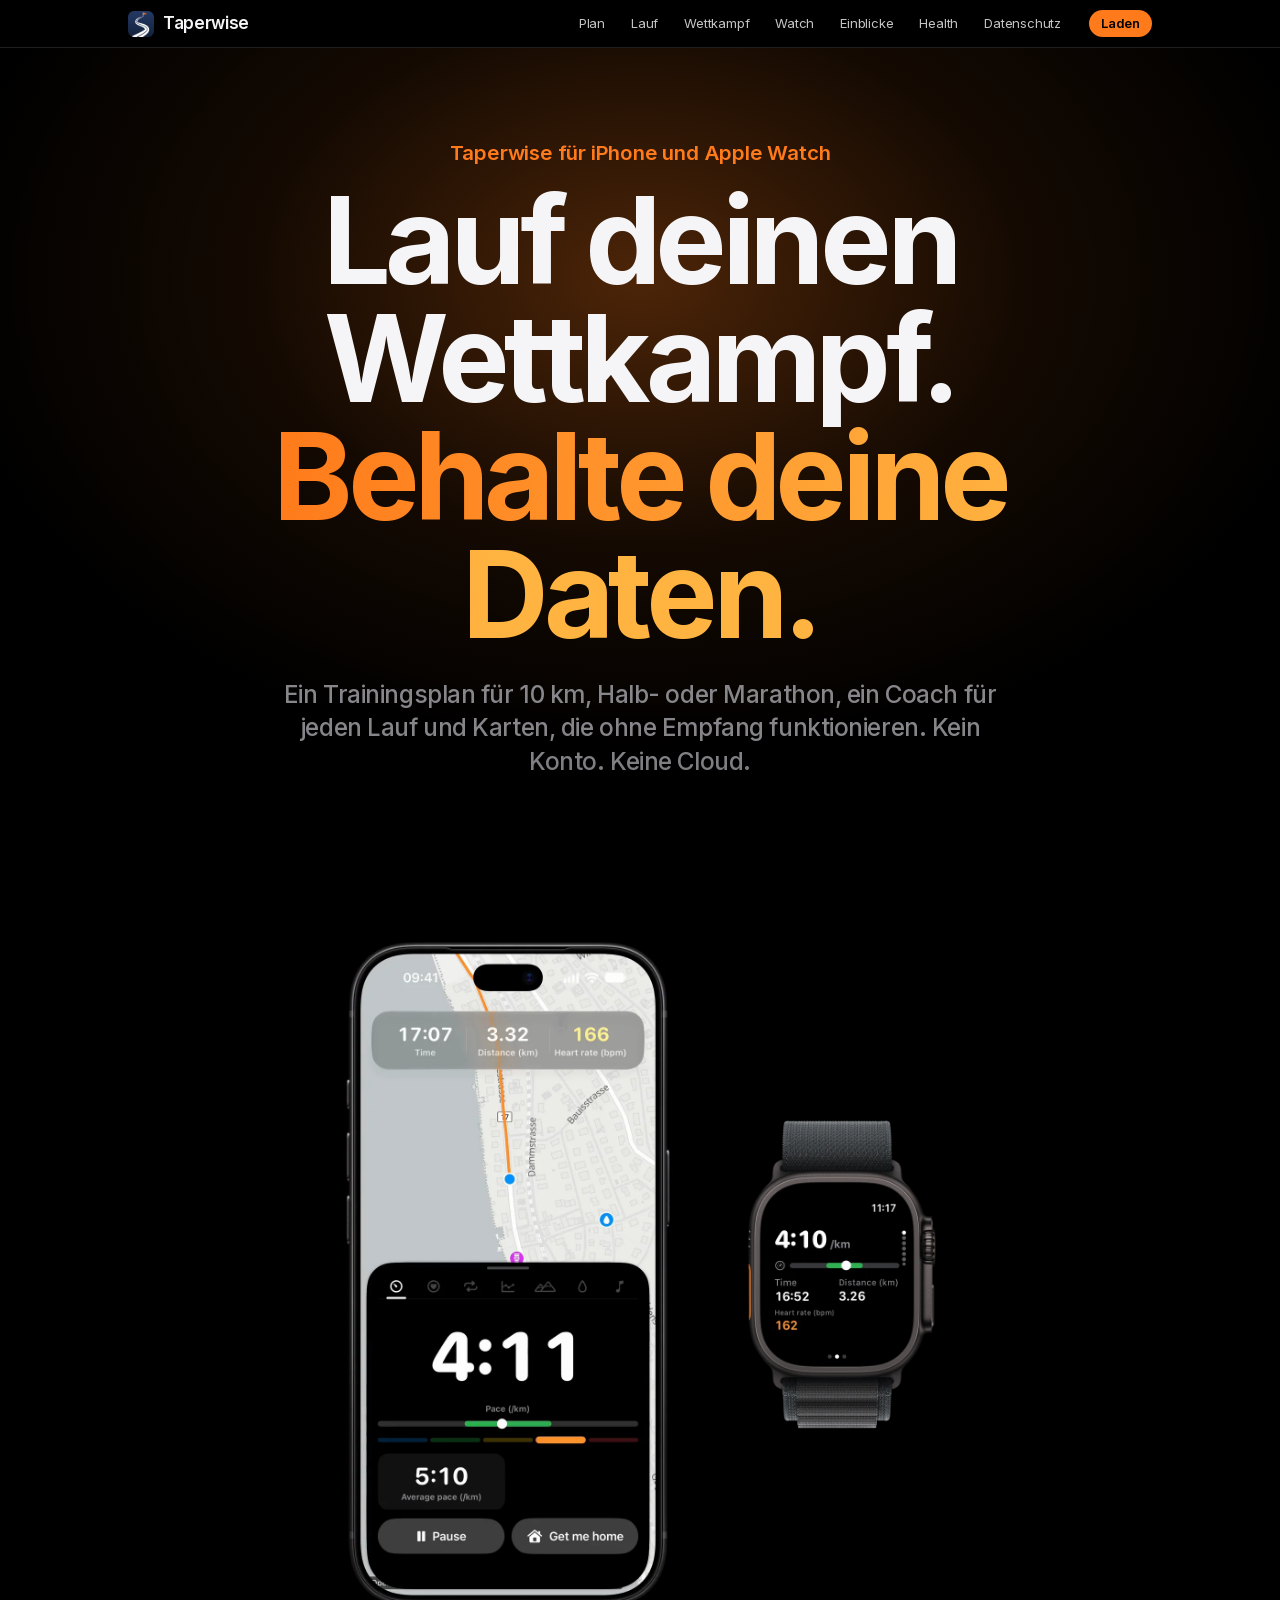
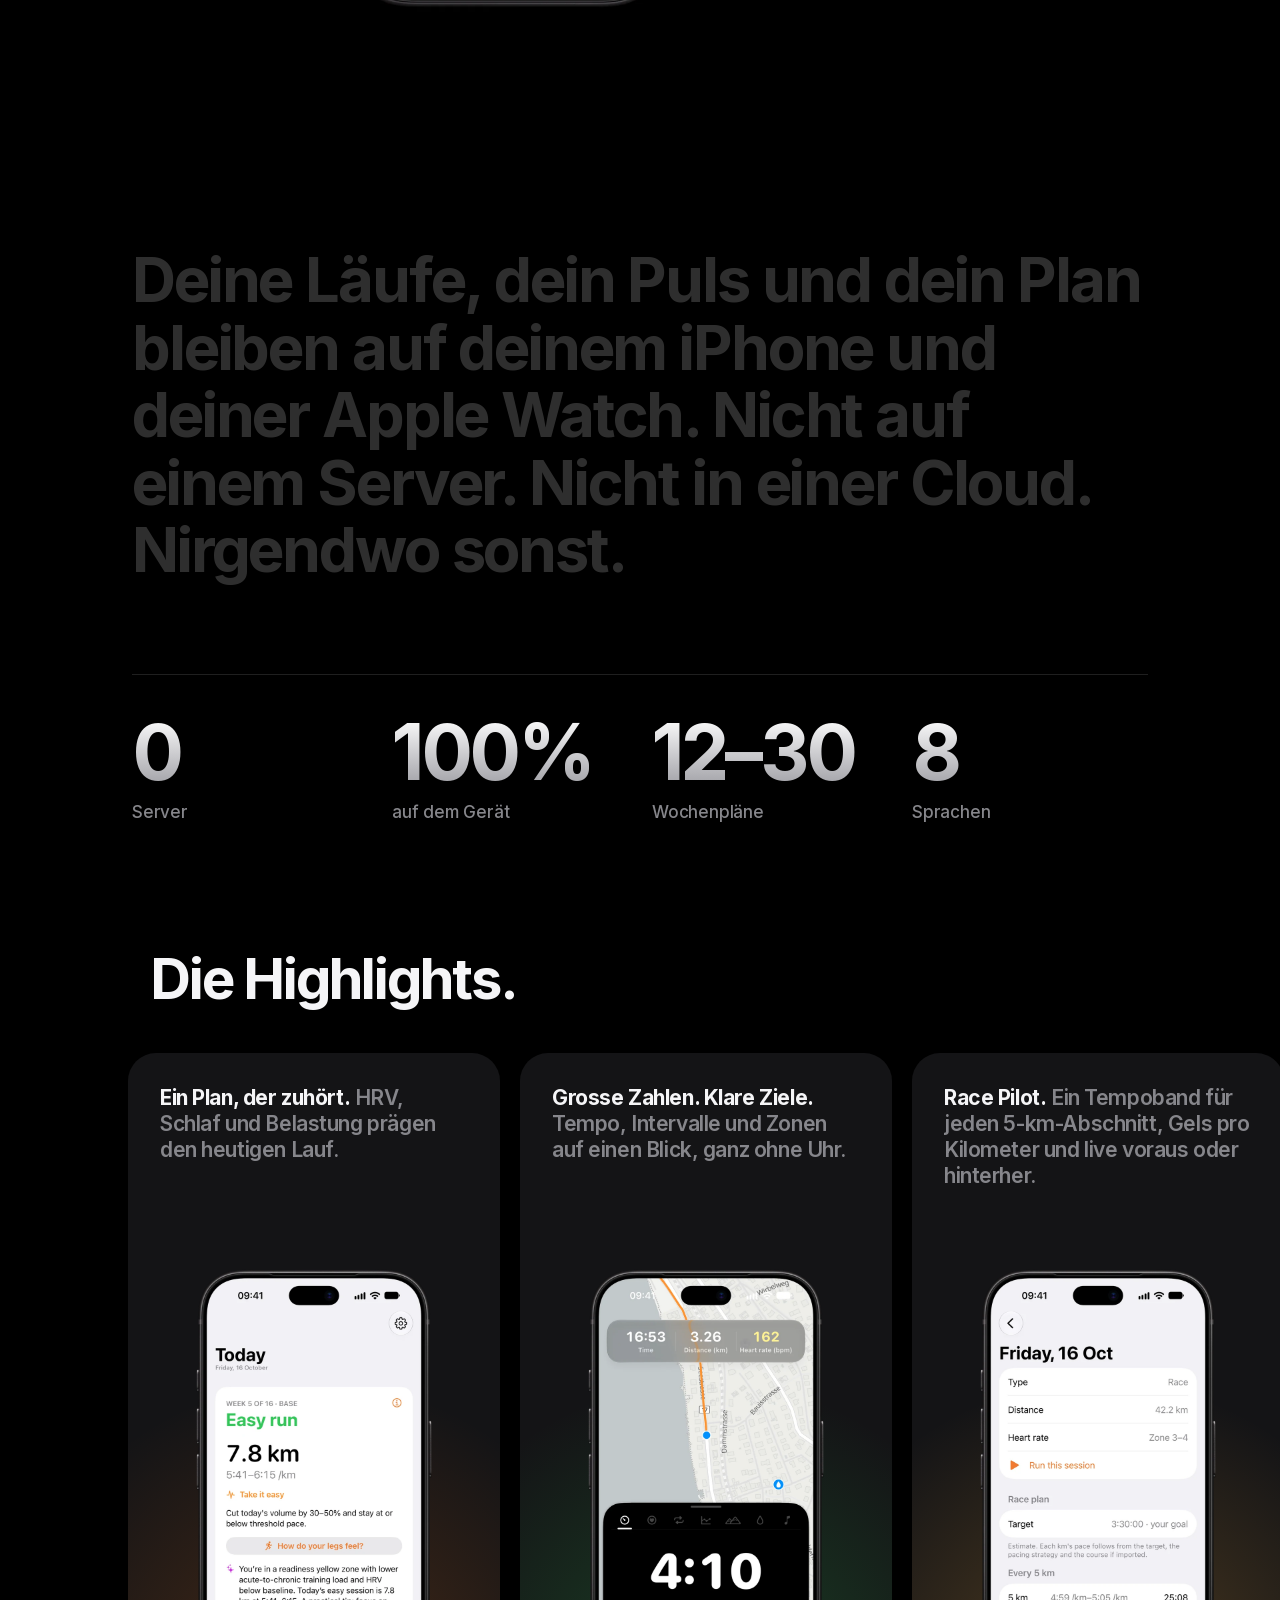
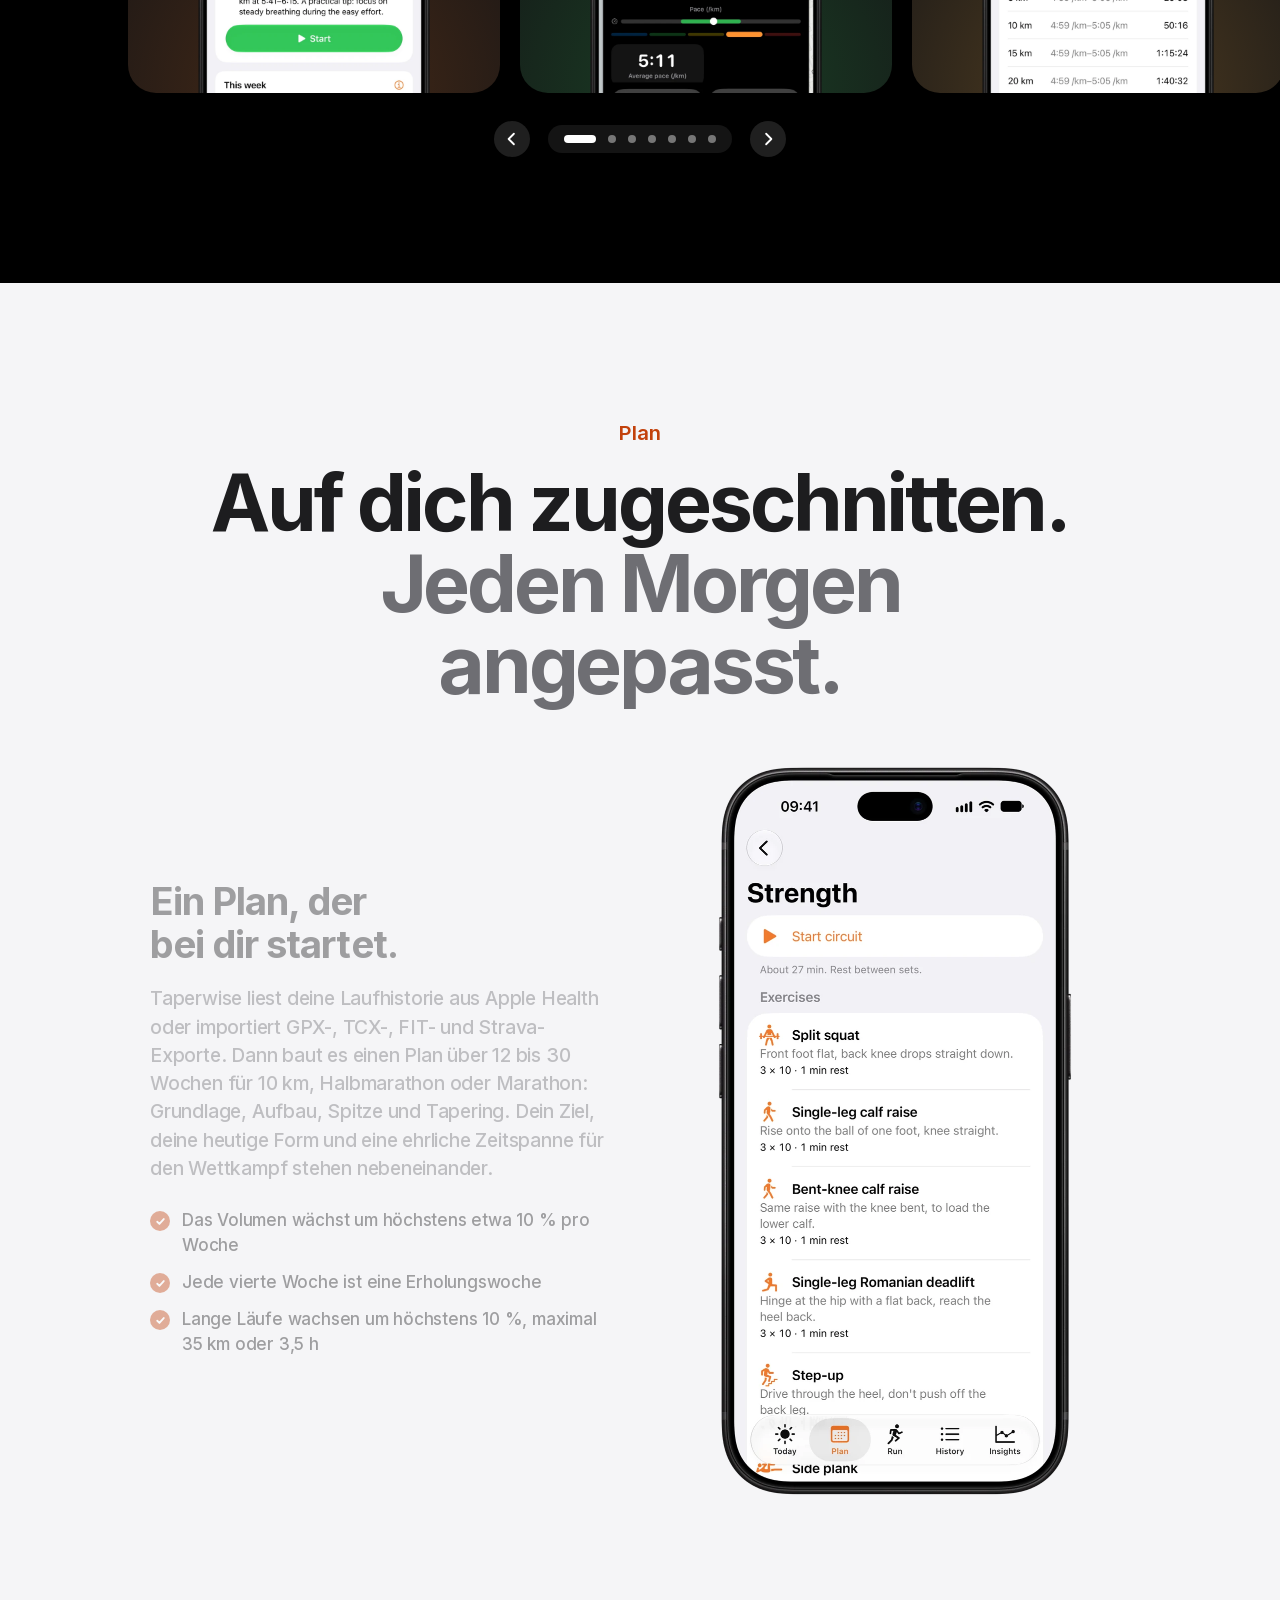
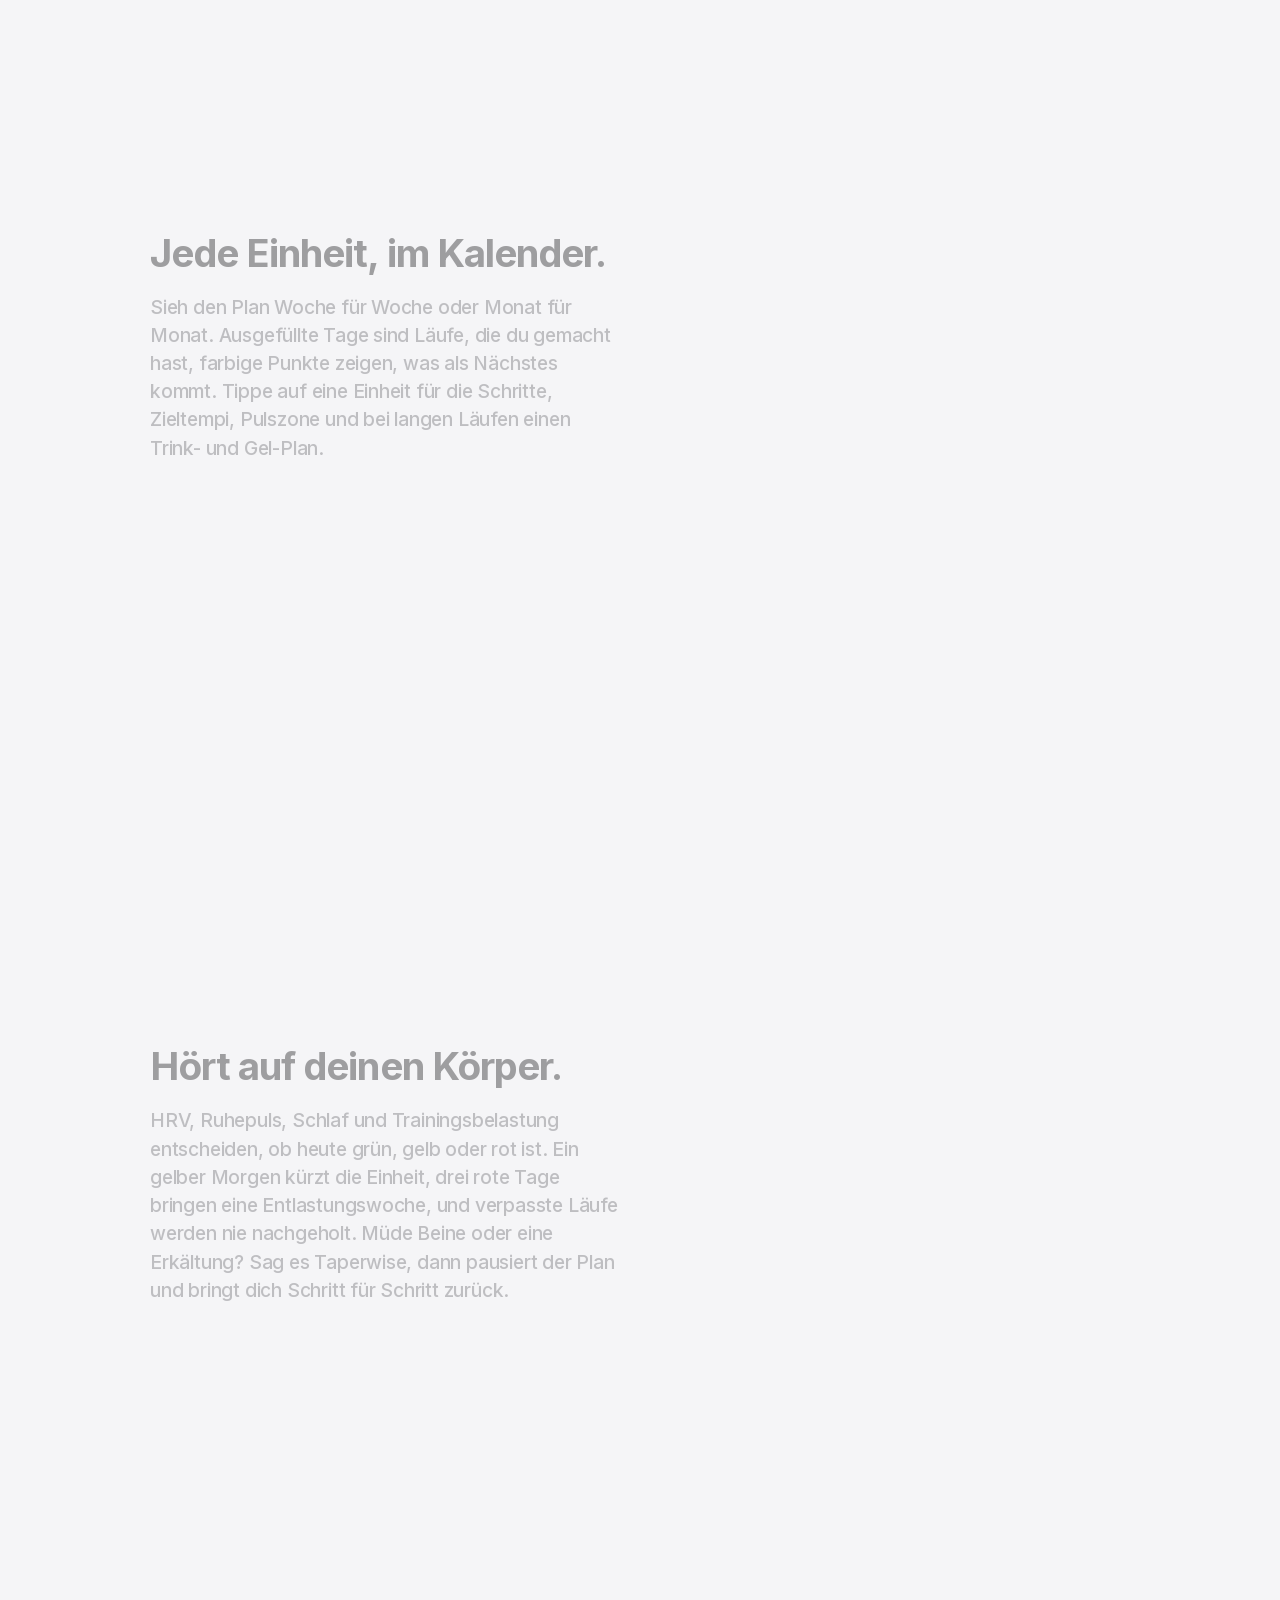
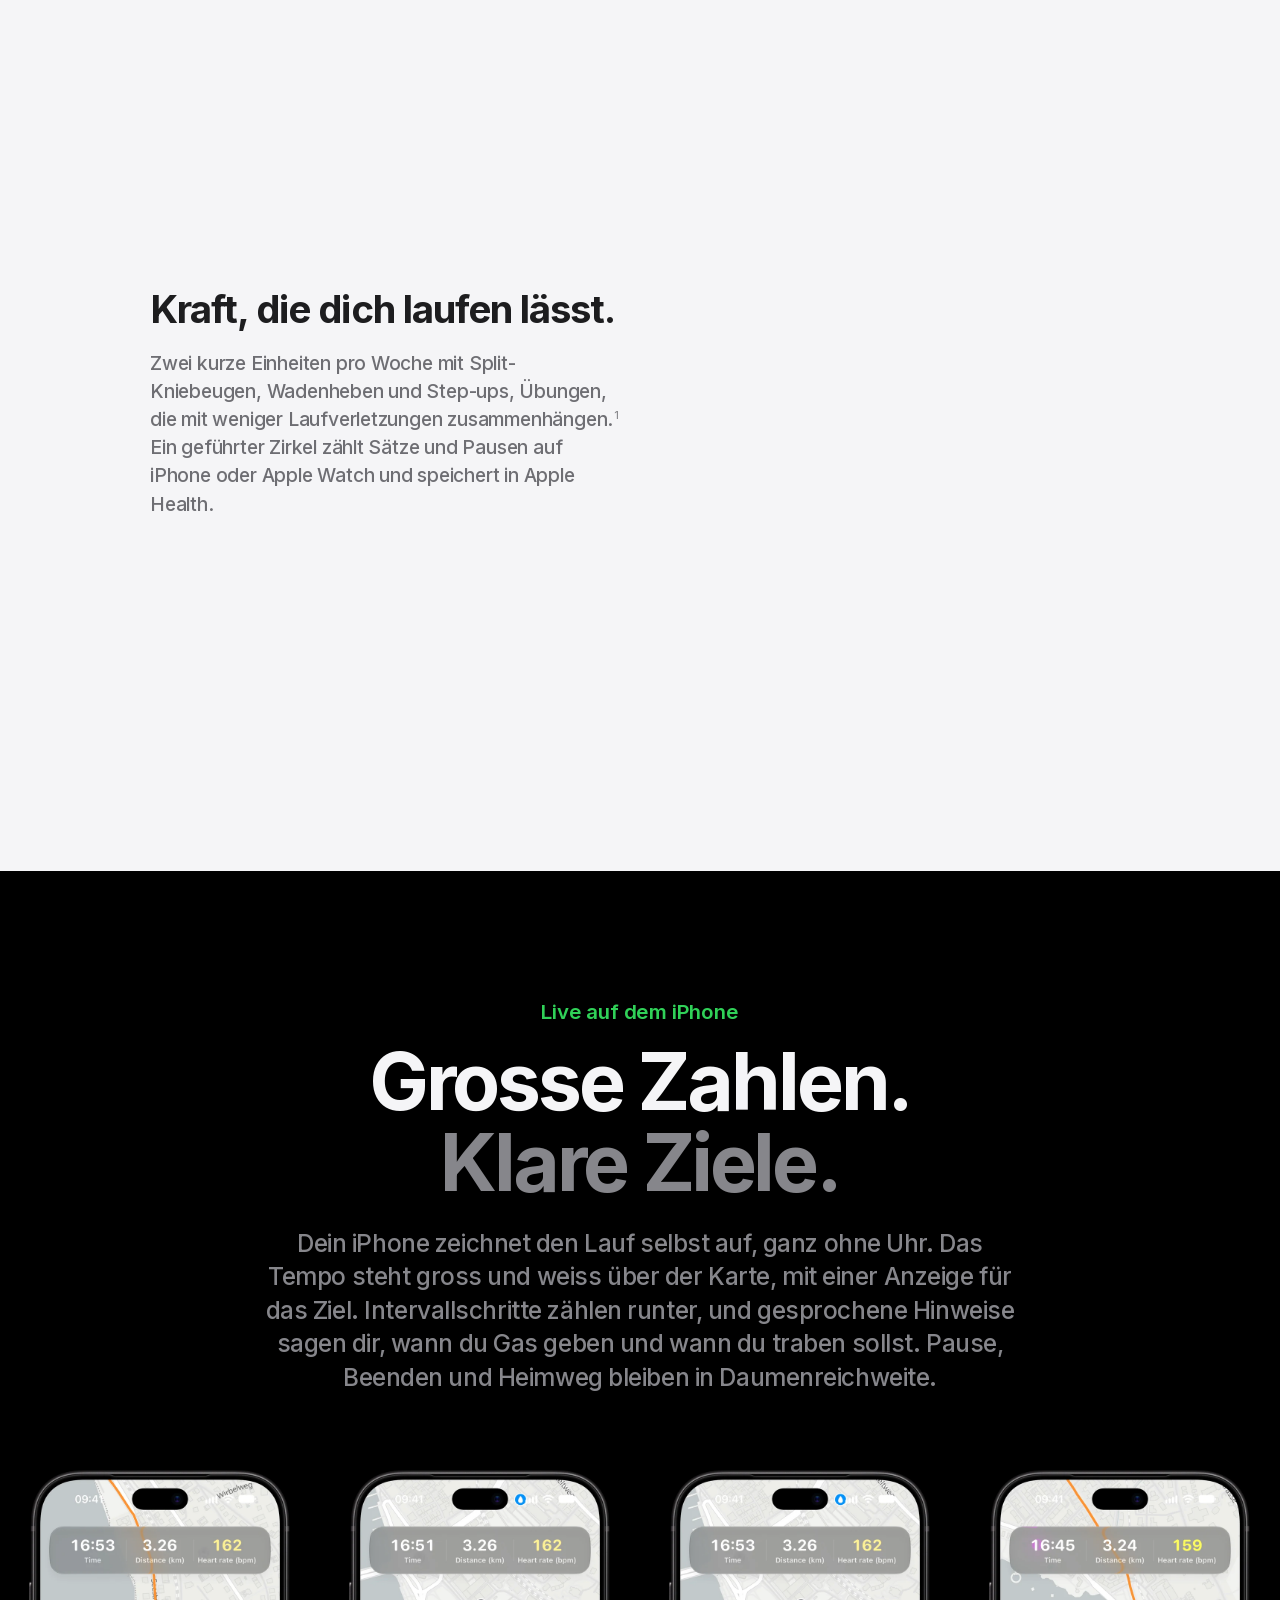
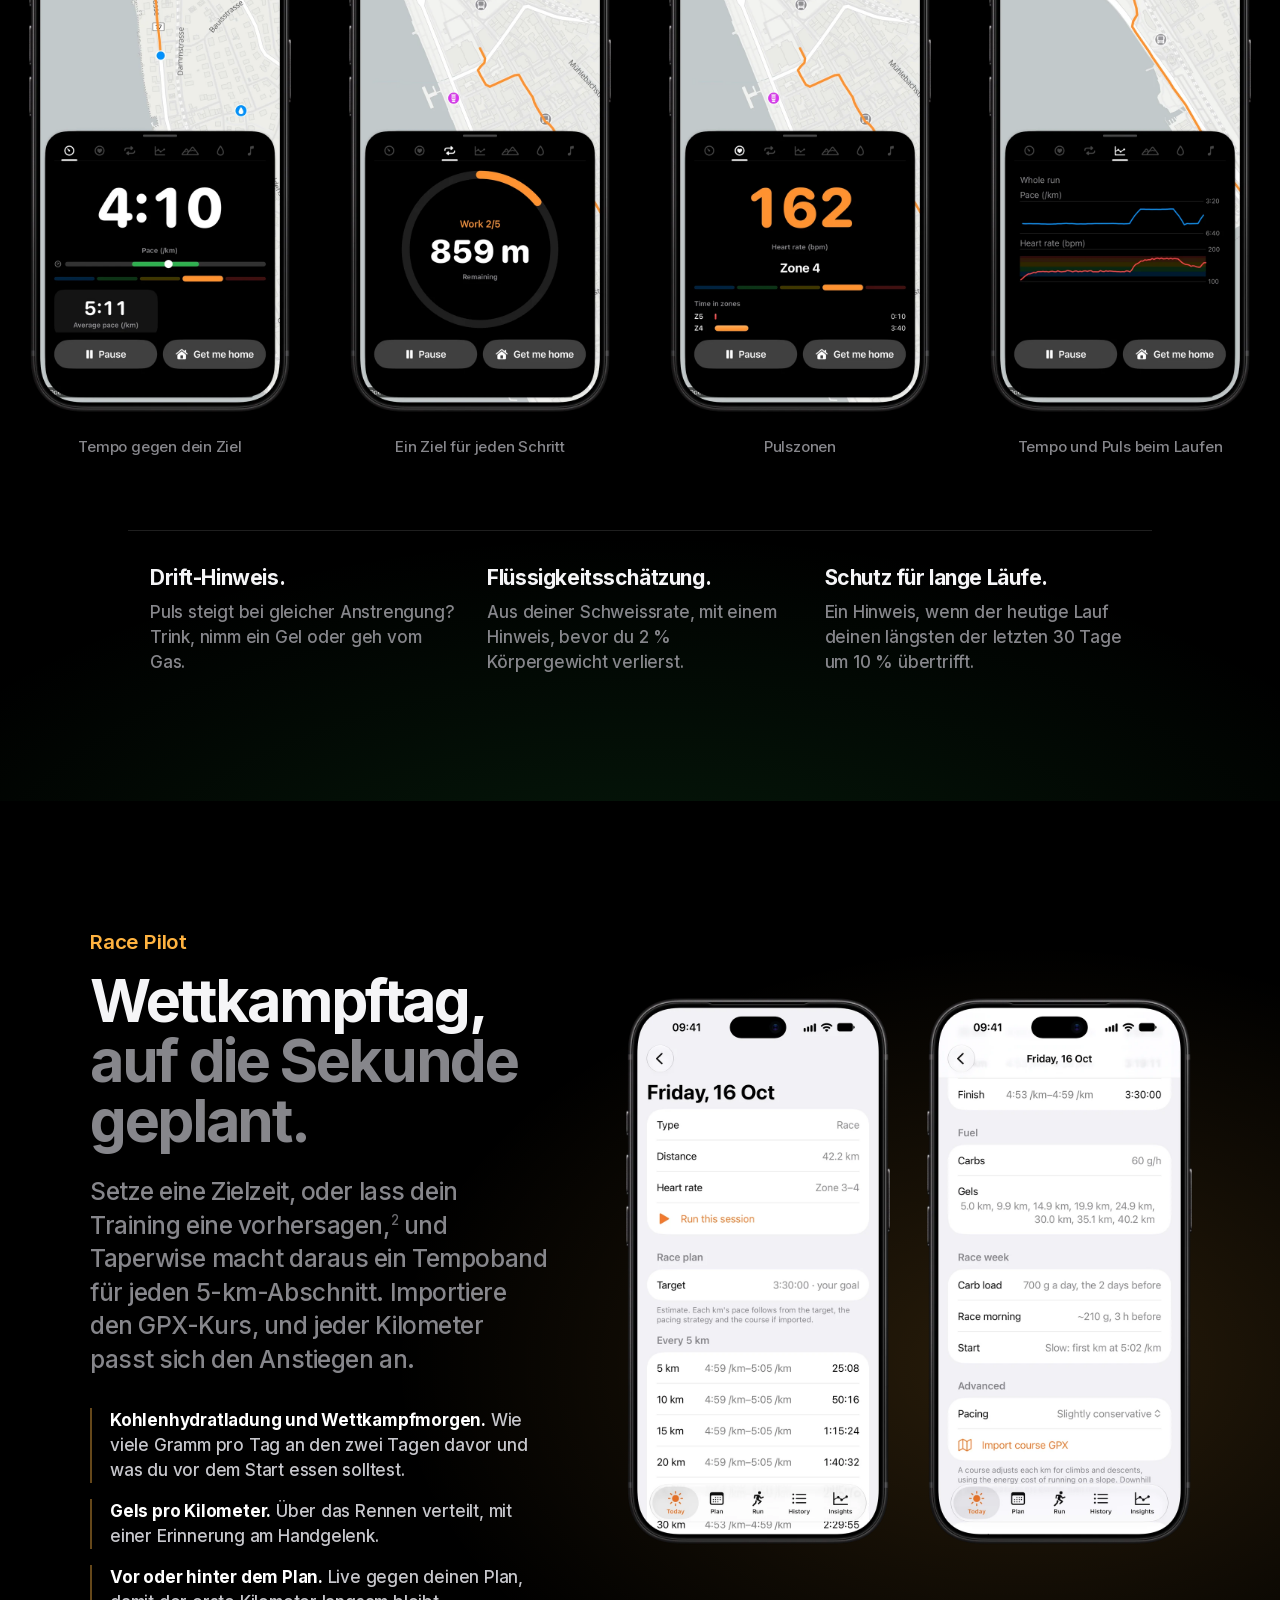
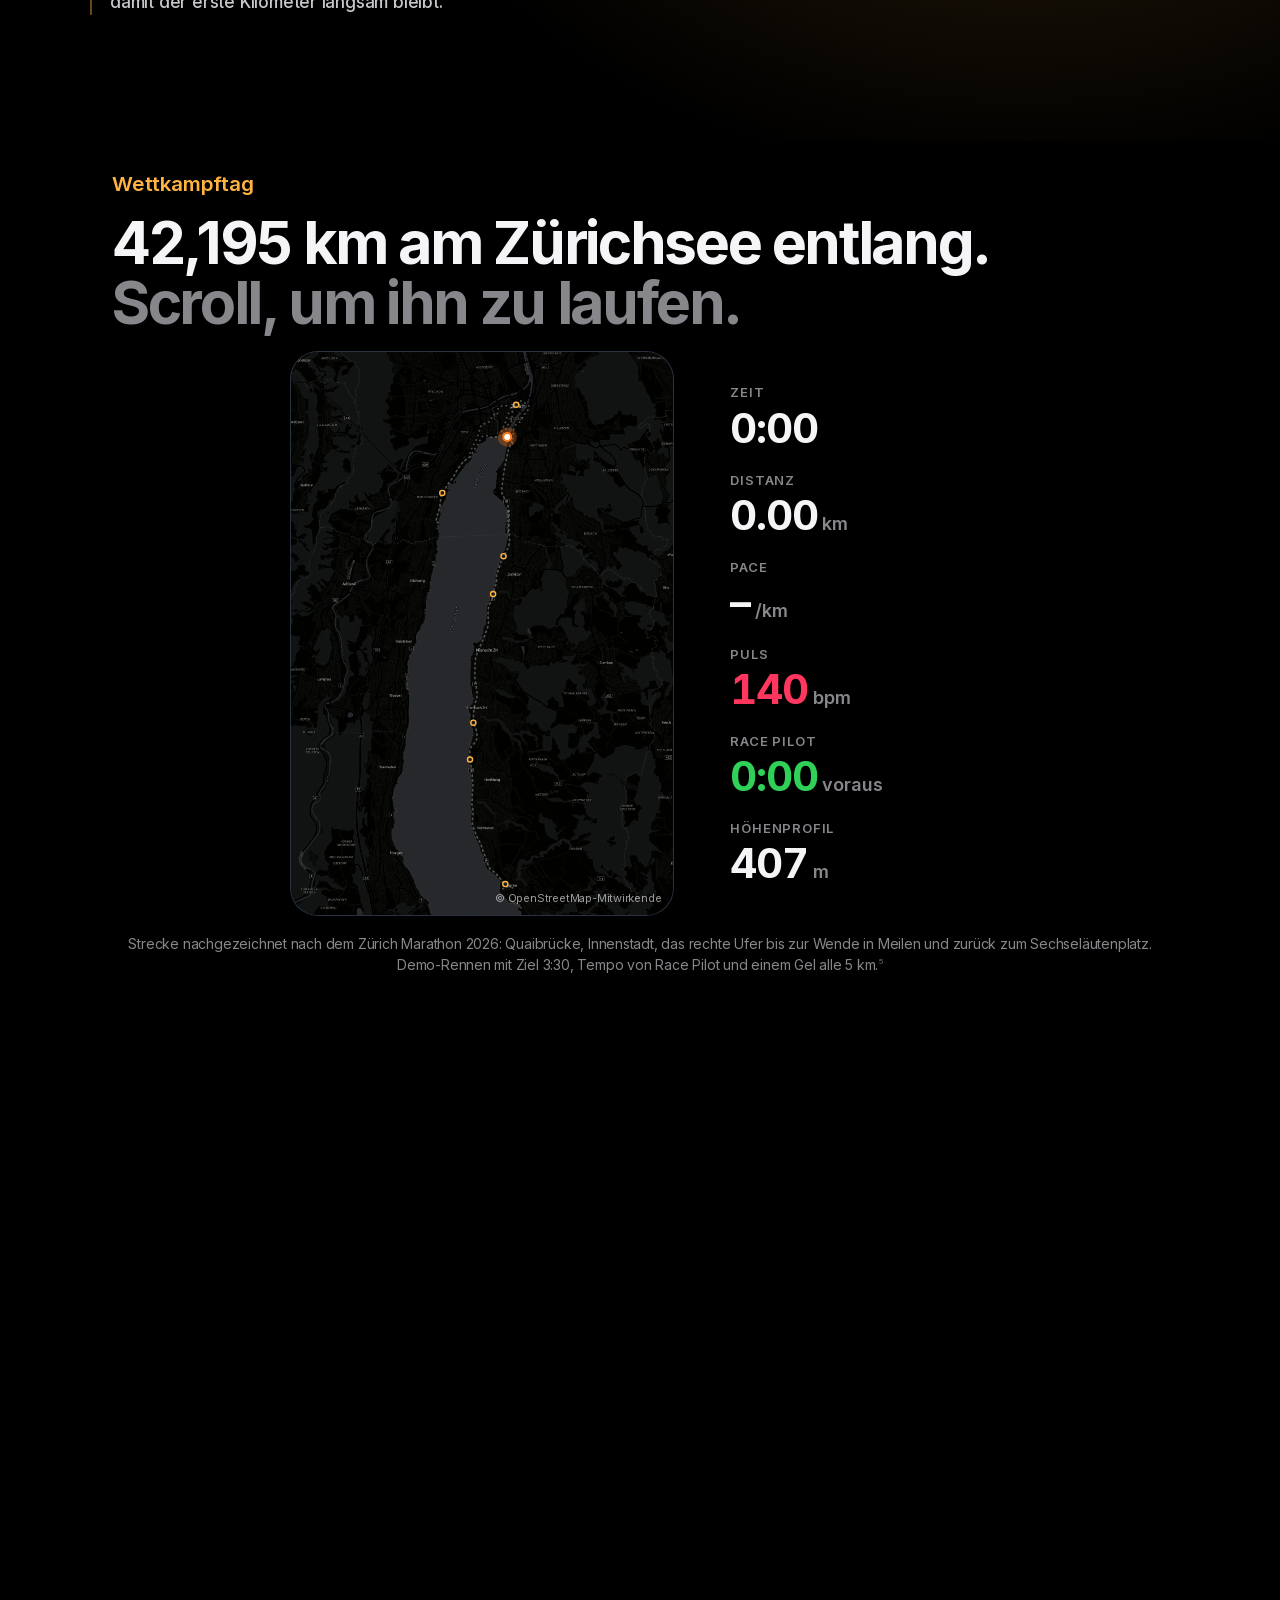
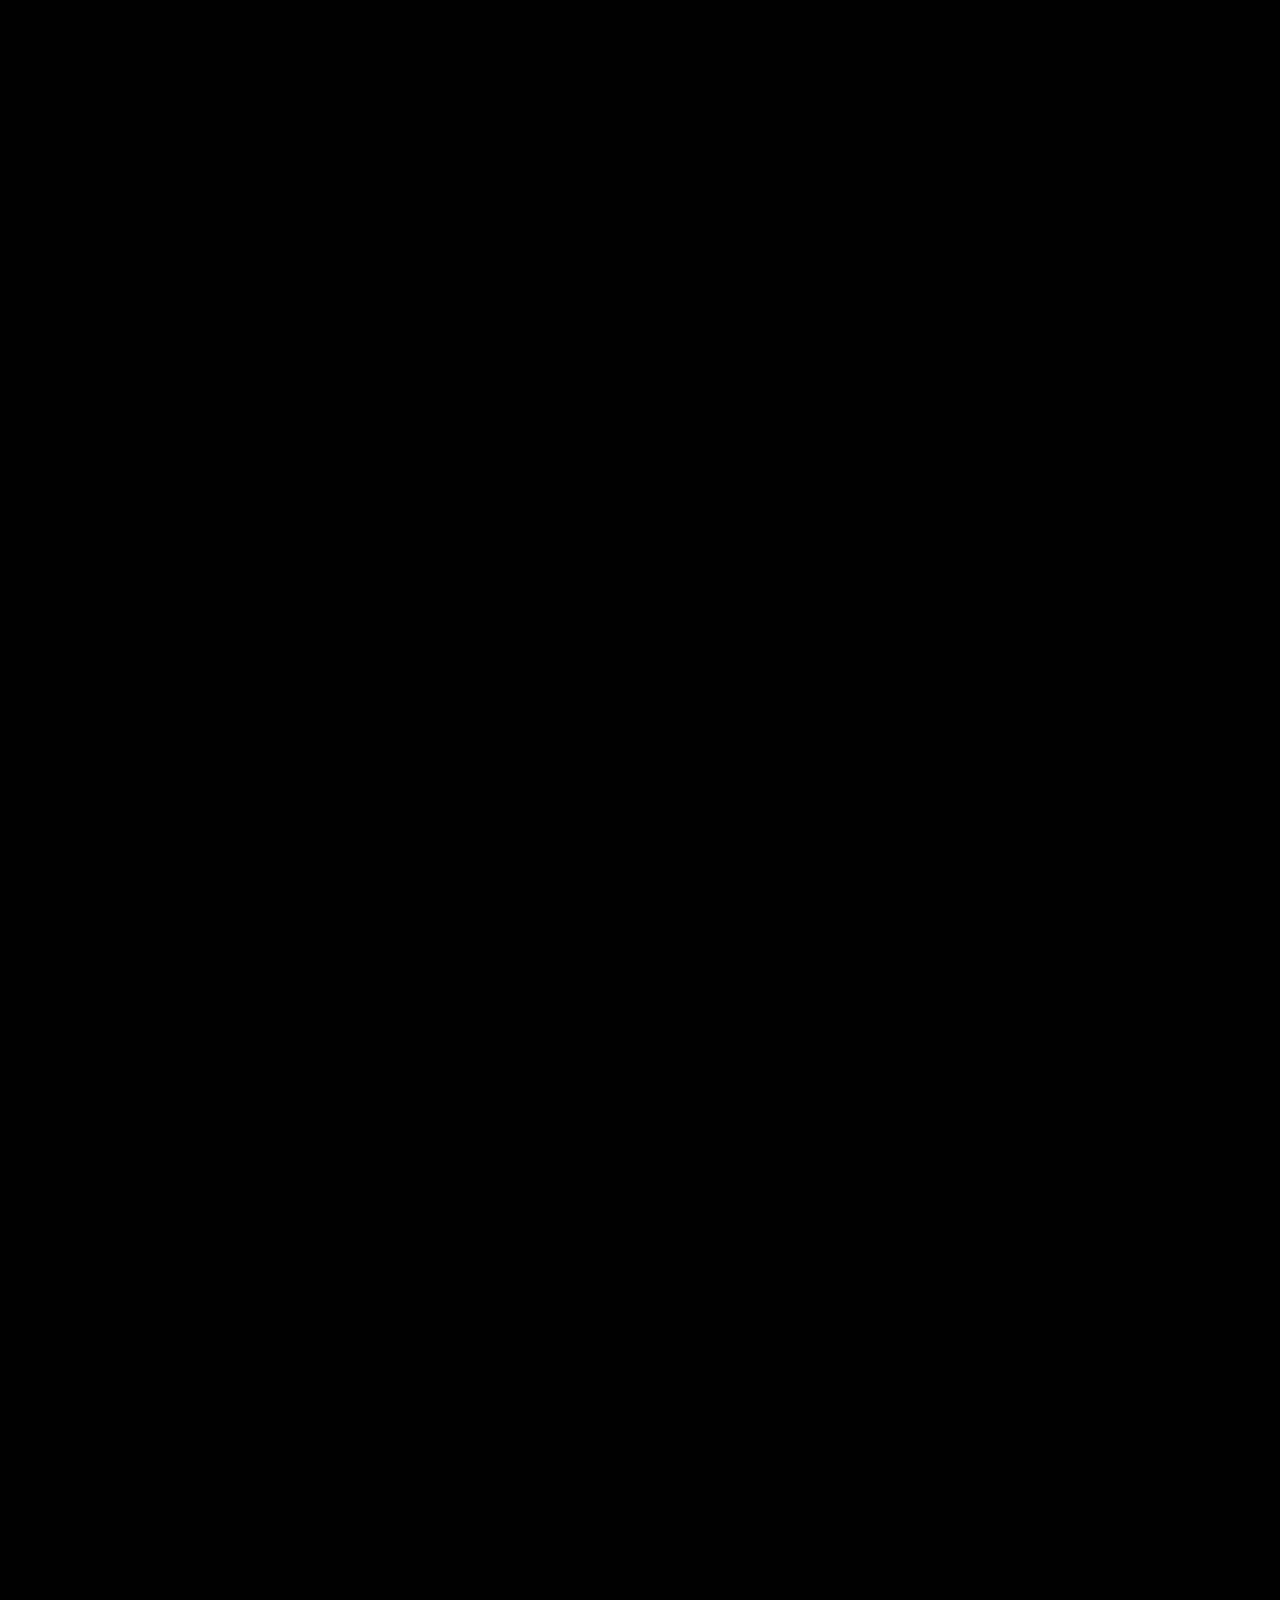
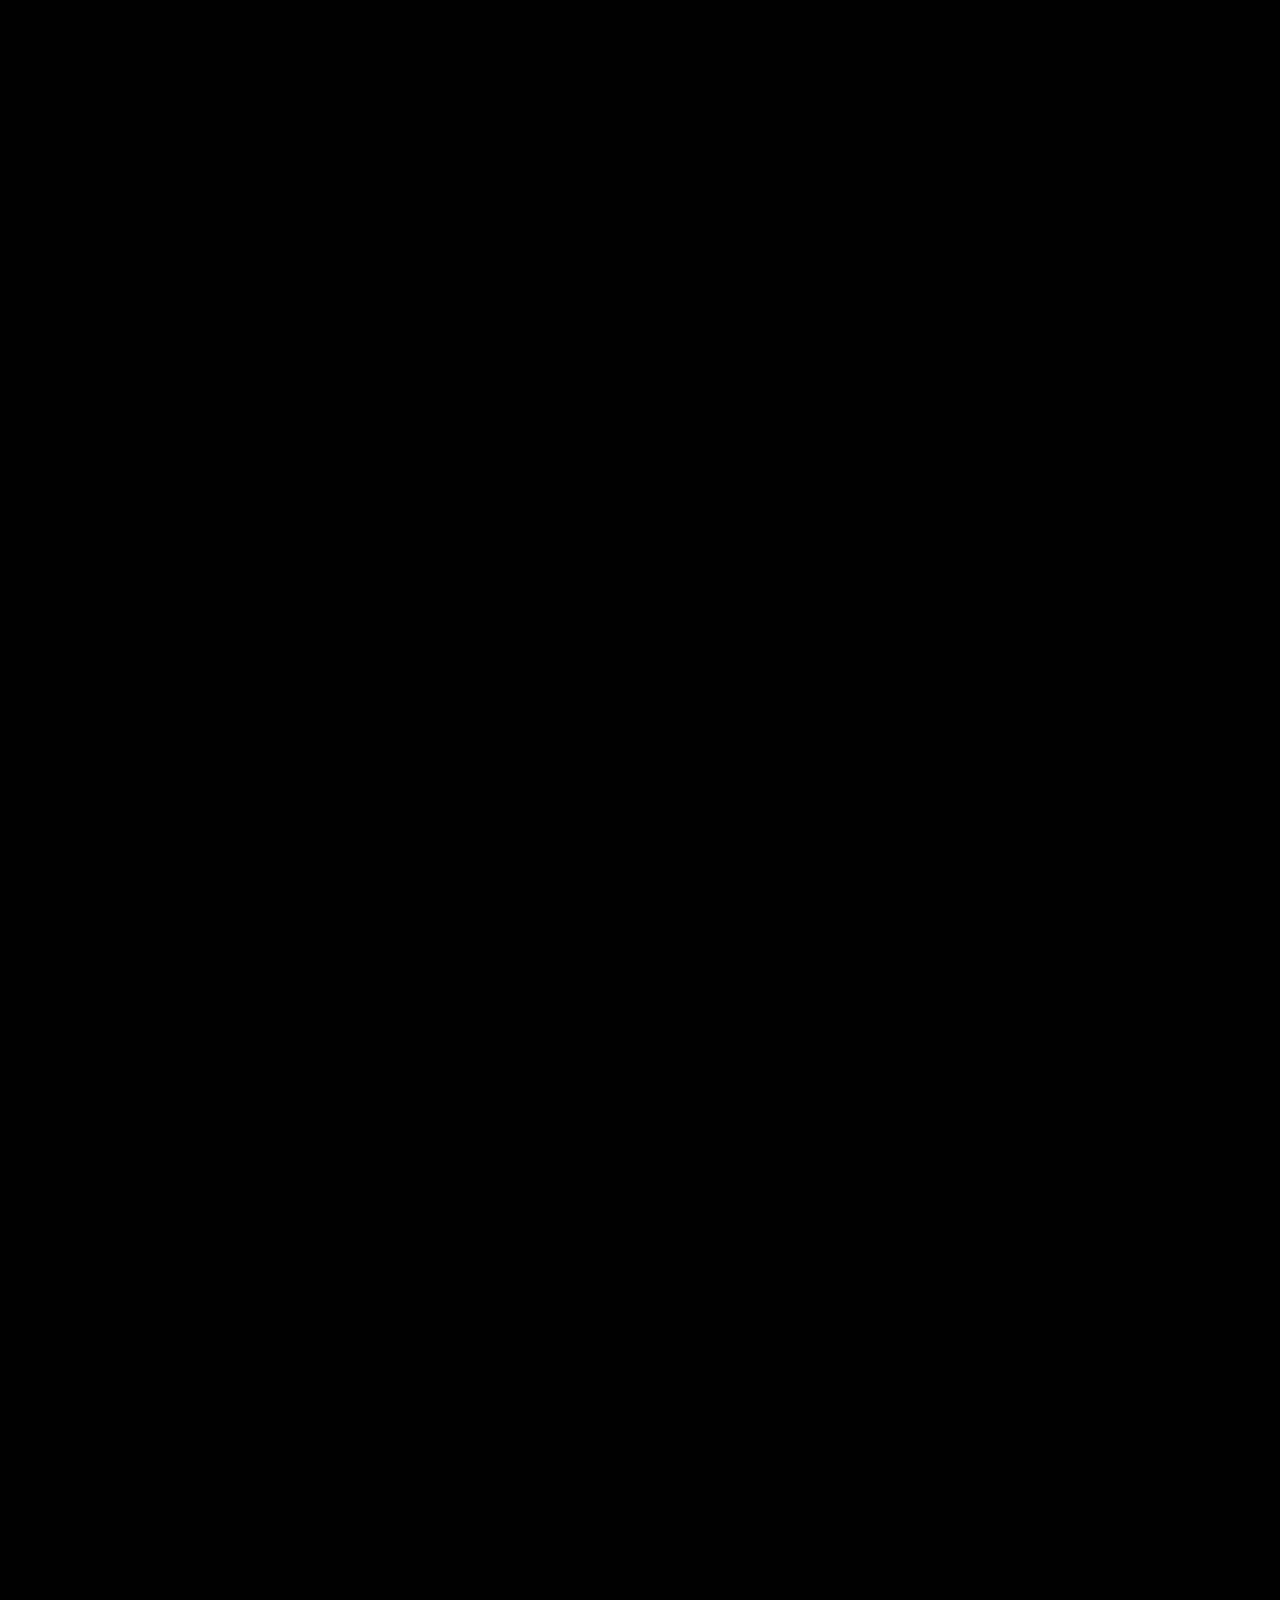
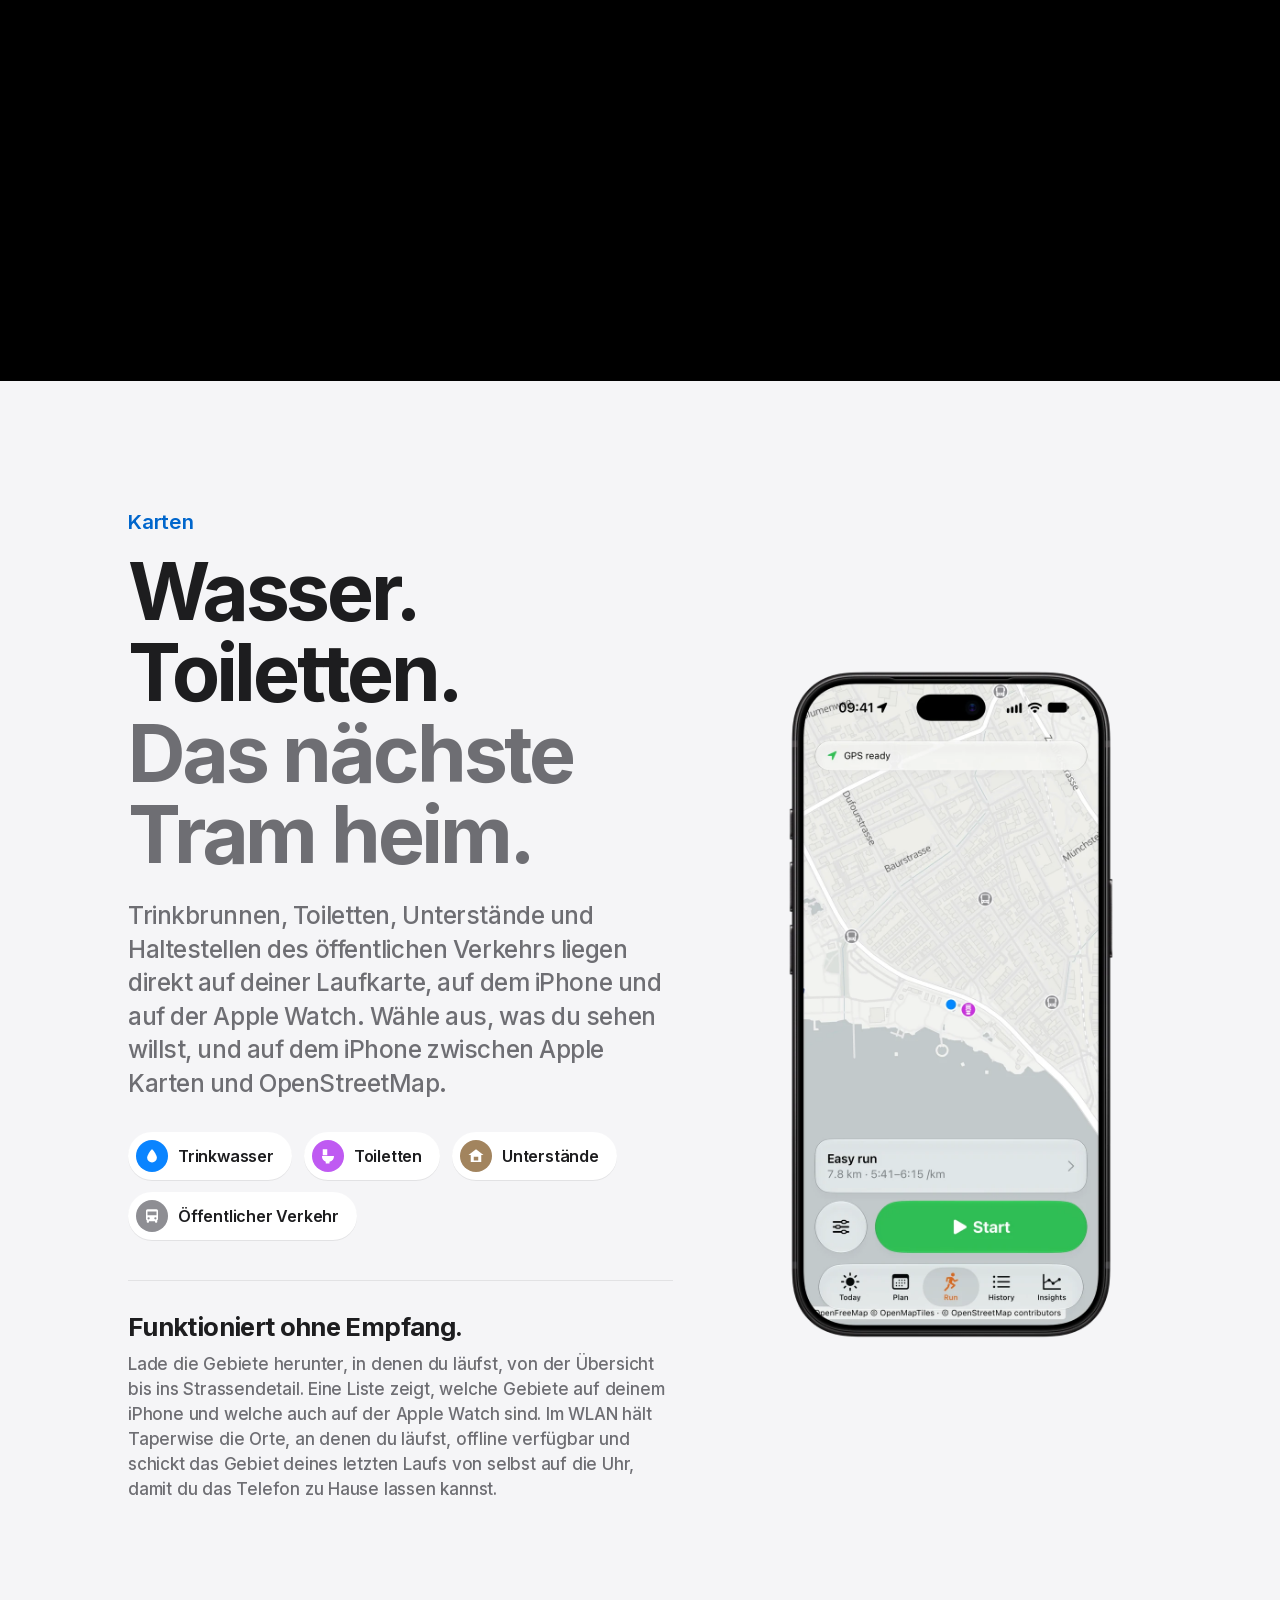
<file: de/index.html>
<!doctype html>
<html lang="de">
<head>
<meta charset="utf-8">
<meta name="viewport" content="width=device-width, initial-scale=1, viewport-fit=cover">
<title data-i18n="meta.title">Taperwise: Trainingsplan Marathon & Halbmarathon für Apple Watch</title>
<meta name="description" data-i18n-attr="content:meta.description" content="Trainingspläne für 10 km, Halbmarathon und Marathon, passend zu Puls, HRV und Schlaf. Lauf-App für Apple Watch mit Offline-Karten. Ohne Konto, ohne Cloud.">
<meta name="theme-color" content="#000000">
<meta property="og:title" data-i18n-attr="content:meta.title" content="Taperwise: Trainingsplan Marathon & Halbmarathon für Apple Watch">
<meta property="og:site_name" content="Taperwise">
<meta property="og:locale" content="de_DE">
<meta property="og:type" content="website">
<meta property="og:url" content="https://taperwise.run/de/">
<meta name="twitter:card" content="summary">
<meta property="og:description" data-i18n-attr="content:og.description" content="Wettkampf-Training für iPhone und Apple Watch. Offline-Karten, Coaching auf dem Gerät, keine Cloud.">
<meta property="og:image" content="https://taperwise.run/assets/img/icon.png">
<script type="application/ld+json">{"@context": "https://schema.org", "@type": "MobileApplication", "name": "Taperwise", "operatingSystem": "iOS, watchOS", "applicationCategory": "HealthApplication", "applicationSubCategory": "Running", "description": "Trainingspläne für 10 km, Halbmarathon und Marathon, passend zu Puls, HRV und Schlaf. Lauf-App für Apple Watch mit Offline-Karten. Ohne Konto, ohne Cloud.", "url": "https://taperwise.run/de/", "image": "https://taperwise.run/assets/img/icon.png", "inLanguage": "de", "publisher": {"@type": "Organization", "name": "BitSpire GmbH", "email": "apps@bitspire.ch"}}</script>
<link rel="canonical" href="https://taperwise.run/de/">
<link rel="alternate" hreflang="en" href="https://taperwise.run/">
<link rel="alternate" hreflang="de" href="https://taperwise.run/de/">
<link rel="alternate" hreflang="fr" href="https://taperwise.run/fr/">
<link rel="alternate" hreflang="it" href="https://taperwise.run/it/">
<link rel="alternate" hreflang="es" href="https://taperwise.run/es/">
<link rel="alternate" hreflang="pt-BR" href="https://taperwise.run/pt-br/">
<link rel="alternate" hreflang="nl" href="https://taperwise.run/nl/">
<link rel="alternate" hreflang="ja" href="https://taperwise.run/ja/">
<link rel="alternate" hreflang="x-default" href="https://taperwise.run/">
<link rel="alternate" type="text/markdown" href="https://taperwise.run/de/index.md">
<link rel="icon" href="../assets/img/icon.png">
<link rel="apple-touch-icon" href="../assets/img/apple-touch-icon.png">
<link rel="stylesheet" href="../assets/site.css">
<script>document.documentElement.classList.add('js')</script>
</head>
<body>

<nav class="nav">
  <a class="brand" href="#top"><img src="../assets/img/icon.png" alt="" width="26" height="26">Taperwise</a>
  <div class="nav-links">
    <a data-i18n="nav.plan" href="#plan">Plan</a>
    <a data-i18n="nav.run" href="#run">Lauf</a>
    <a data-i18n="nav.race" href="#race">Wettkampf</a>
    <a data-i18n="nav.watch" href="#watch">Watch</a>
    <a data-i18n="nav.insights" href="#insights">Einblicke</a>
    <a data-i18n="nav.health" href="#health">Health</a>
    <a data-i18n="nav.privacy" href="../privacy/">Datenschutz</a>
  </div>
  <a data-i18n="nav.download" class="nav-cta" href="https://apps.apple.com/app/id6823595769">Laden</a>
</nav>

<header class="hero dark" id="top">
  <div class="hero-copy">
    <p data-i18n="hero.eyebrow" class="eyebrow reveal">Taperwise für iPhone und Apple Watch</p>
    <h1 data-i18n="hero.title" class="reveal">Lauf deinen Wettkampf.<br><span class="grad">Behalte deine Daten.</span></h1>
    <p data-i18n="hero.lead" class="lead reveal">Ein Trainingsplan für 10 km, Halb- oder Marathon, ein Coach für jeden Lauf und Karten, die ohne Empfang funktionieren. Kein Konto. Keine Cloud.</p>
    <div class="cta reveal">
      <a data-i18n="hero.store" class="store" href="https://apps.apple.com/app/id6823595769">Laden im App Store</a>
      <a data-i18n="hero.more" class="more" href="#plan">So funktioniert’s</a>
    </div>
  </div>
  <div class="hero-devices fade">
    <video class="dev-phone" src="../assets/video/run.mp4" poster="../assets/video/run-poster.webp" autoplay muted loop playsinline width="720" height="1472" data-i18n-attr="aria-label:hero.video" aria-label="Taperwise-Lauf live auf dem iPhone: die Strecke auf der Karte und ein Tempo von 4:11 pro km im Zielbereich"></video>
    <img class="dev-watch" src="../assets/img/watch-metrics.webp" width="440" height="704" data-i18n-attr="alt:hero.watch" alt="Taperwise auf der Apple Watch: Tempo 4:10 pro km im Ziel, Puls 162">
  </div>
</header>

<section class="dark statement">
  <p data-i18n="statement.text" class="words" data-words>Deine Läufe, dein Puls und dein Plan bleiben auf deinem iPhone und deiner Apple Watch. Nicht auf einem Server. Nicht in einer Cloud. Nirgendwo sonst.</p>
  <dl class="stats">
    <div class="reveal"><dd>0</dd><dt data-i18n="stats.servers">Server</dt></div>
    <div class="reveal"><dd>100%</dd><dt data-i18n="stats.ondevice">auf dem Gerät</dt></div>
    <div class="reveal"><dd>12–30</dd><dt data-i18n="stats.plans">Wochenpläne</dt></div>
    <div class="reveal"><dd>8</dd><dt data-i18n="stats.languages">Sprachen</dt></div>
  </dl>
</section>

<section class="dark highlights" aria-labelledby="hl-title">
  <div class="hl-head reveal">
    <h2 id="hl-title" data-i18n="hl.title">Die Highlights.</h2>
  </div>
  <div class="hl-track" data-hl>
    <a class="hl-card hl-plan" href="#plan">
      <p data-i18n="hl.plan"><strong>Ein Plan, der zuhört.</strong> HRV, Schlaf und Belastung prägen den heutigen Lauf.</p>
      <img src="../assets/img/phone-today.webp" width="720" height="1472" alt="" loading="lazy">
    </a>
    <a class="hl-card hl-run" href="#run">
      <p data-i18n="hl.run"><strong>Grosse Zahlen. Klare Ziele.</strong> Tempo, Intervalle und Zonen auf einen Blick, ganz ohne Uhr.</p>
      <img src="../assets/img/phone-run-metrics.webp" width="720" height="1472" alt="" loading="lazy">
    </a>
    <a class="hl-card hl-race" href="#race">
      <p data-i18n="hl.race"><strong>Race Pilot.</strong> Ein Tempoband für jeden 5-km-Abschnitt, Gels pro Kilometer und live voraus oder hinterher.</p>
      <img src="../assets/img/phone-race-pilot.webp" width="720" height="1472" alt="" loading="lazy">
    </a>
    <a class="hl-card hl-watch" href="#watch">
      <p data-i18n="hl.watch"><strong>Lass das Telefon zu Hause.</strong> Der ganze Lauf auf der Apple Watch, mit Offline-Karten.</p>
      <img class="hl-watch-img" src="../assets/img/watch-metrics.webp" width="440" height="704" alt="" loading="lazy">
    </a>
    <a class="hl-card hl-insights" href="#insights">
      <p data-i18n="hl.insights"><strong>Sieh deine Fitness wachsen.</strong> VDOT, nächtliche HRV, Trainingslast und sieben weitere Einblicke.</p>
      <img src="../assets/img/phone-recovery.webp" width="720" height="1472" alt="" loading="lazy">
    </a>
    <a class="hl-card hl-health" href="#health">
      <p data-i18n="hl.health"><strong>Deine Pulszonen aus Apple Health.</strong> Dieselben Zonen wie in Fitness und in der App Training.</p>
      <img src="../assets/img/phone-settings-zones.webp" width="720" height="1472" alt="" loading="lazy">
    </a>
    <a class="hl-card hl-private" href="#private">
      <p data-i18n="hl.private"><strong>Kein Konto. Keine Server.</strong> Deine Läufe bleiben auf deinem iPhone, deiner Apple Watch und in Apple Health.</p>
      <span class="hl-lock" aria-hidden="true"><svg viewBox="0 0 24 24"><path fill="currentColor" d="M12 2a5 5 0 0 0-5 5v3H6a2 2 0 0 0-2 2v8a2 2 0 0 0 2 2h12a2 2 0 0 0 2-2v-8a2 2 0 0 0-2-2h-1V7a5 5 0 0 0-5-5Zm-3 8V7a3 3 0 1 1 6 0v3H9Z"/></svg></span>
    </a>
  </div>
  <div class="hl-nav">
    <button class="hl-arrow" type="button" data-step="-1" data-i18n-attr="aria-label:hl.prev" aria-label="Zurück"><svg viewBox="0 0 24 24" aria-hidden="true"><path d="m14.5 5-7 7 7 7"/></svg></button>
    <div class="hl-dots" role="tablist"></div>
    <button class="hl-arrow" type="button" data-step="1" data-i18n-attr="aria-label:hl.next" aria-label="Weiter"><svg viewBox="0 0 24 24" aria-hidden="true"><path d="m9.5 5 7 7-7 7"/></svg></button>
  </div>
</section>

<section class="light story-wrap" id="plan">
  <div class="section-head reveal">
    <p data-i18n="plan.eyebrow" class="eyebrow">Plan</p>
    <h2 data-i18n="plan.title">Auf dich zugeschnitten.<br><span class="soft">Jeden Morgen angepasst.</span></h2>
  </div>
  <div class="story">
    <div class="story-text">
      <article class="step" data-shot="0">
        <img class="step-phone" src="../assets/img/phone-plan.webp" width="720" height="1472" data-i18n-attr="alt:plan.adapt.alt" alt="Taperwise-Plan: Marathon in 76 Tagen, Zielzeit, Schätzung für den Wettkampftag 3:22 bis 3:38, auf Kurs mit 209,9 von 229 km" loading="lazy">
        <h3 data-i18n="plan.adapt.title">Ein Plan, der bei dir startet.</h3>
        <p data-i18n="plan.adapt.text">Taperwise liest deine Laufhistorie aus Apple Health oder importiert GPX-, TCX-, FIT- und Strava-Exporte. Dann baut es einen Plan über 12 bis 30 Wochen für 10 km, Halbmarathon oder Marathon: Grundlage, Aufbau, Spitze und Tapering. Dein Ziel, deine heutige Form und eine ehrliche Zeitspanne für den Wettkampf stehen nebeneinander.</p>
        <ul class="ticks">
          <li data-i18n="plan.adapt.tick1">Das Volumen wächst um höchstens etwa 10 % pro Woche</li>
          <li data-i18n="plan.adapt.tick2">Jede vierte Woche ist eine Erholungswoche</li>
          <li data-i18n="plan.adapt.tick3">Lange Läufe wachsen um höchstens 10 %, maximal 35 km oder 3,5 h</li>
        </ul>
      </article>
      <article class="step" data-shot="1">
        <img class="step-phone" src="../assets/img/phone-plan-calendar.webp" width="720" height="1472" data-i18n-attr="alt:plan.calendar.alt" alt="Trainingskalender für Oktober mit absolvierten Läufen und geplanten Einheiten" loading="lazy">
        <h3 data-i18n="plan.calendar.title">Jede Einheit, im Kalender.</h3>
        <p data-i18n="plan.calendar.text">Sieh den Plan Woche für Woche oder Monat für Monat. Ausgefüllte Tage sind Läufe, die du gemacht hast, farbige Punkte zeigen, was als Nächstes kommt. Tippe auf eine Einheit für die Schritte, Zieltempi, Pulszone und bei langen Läufen einen Trink- und Gel-Plan.</p>
      </article>
      <article class="step" data-shot="2">
        <img class="step-phone" src="../assets/img/phone-today.webp" width="720" height="1472" data-i18n-attr="alt:plan.today.alt" alt="Taperwise Heute: lockerer Lauf, 7,8 km mit 5:41 bis 6:15 pro km, ruhig angehen, Umfang heute um 30 bis 50 % senken, dazu eine Coach-Notiz" loading="lazy">
        <h3 data-i18n="plan.today.title">Hört auf deinen Körper.</h3>
        <p data-i18n="plan.today.text">HRV, Ruhepuls, Schlaf und Trainingsbelastung entscheiden, ob heute grün, gelb oder rot ist. Ein gelber Morgen kürzt die Einheit, drei rote Tage bringen eine Entlastungswoche, und verpasste Läufe werden nie nachgeholt. Müde Beine oder eine Erkältung? Sag es Taperwise, dann pausiert der Plan und bringt dich Schritt für Schritt zurück.</p>
      </article>
      <article class="step" data-shot="3">
        <img class="step-phone" src="../assets/img/phone-strength.webp" width="720" height="1472" data-i18n-attr="alt:plan.strength.alt" alt="Kraft: Split-Kniebeuge, Wadenheben, einbeiniges rumänisches Kreuzheben und Step-up, etwa 27 Minuten" loading="lazy">
        <h3 data-i18n="plan.strength.title">Kraft, die dich laufen lässt.</h3>
        <p data-i18n="plan.strength.text">Zwei kurze Einheiten pro Woche mit Split-Kniebeugen, Wadenheben und Step-ups, Übungen, die mit weniger Laufverletzungen zusammenhängen.<sup><a href="#fn1">1</a></sup> Ein geführter Zirkel zählt Sätze und Pausen auf iPhone oder Apple Watch und speichert in Apple Health.</p>
      </article>
    </div>
    <div class="story-device">
      <img class="on" src="../assets/img/phone-plan.webp" width="720" height="1472" alt="" loading="lazy">
      <img src="../assets/img/phone-plan-calendar.webp" width="720" height="1472" alt="" loading="lazy">
      <img src="../assets/img/phone-today.webp" width="720" height="1472" alt="" loading="lazy">
      <img src="../assets/img/phone-strength.webp" width="720" height="1472" alt="" loading="lazy">
    </div>
  </div>
</section>

<section class="dark live" id="run">
  <div class="section-head reveal">
    <p data-i18n="live.eyebrow" class="eyebrow green">Live auf dem iPhone</p>
    <h2 data-i18n="live.title">Grosse Zahlen.<br><span class="soft">Klare Ziele.</span></h2>
    <p data-i18n="live.lead" class="lead">Dein iPhone zeichnet den Lauf selbst auf, ganz ohne Uhr. Das Tempo steht gross und weiss über der Karte, mit einer Anzeige für das Ziel. Intervallschritte zählen runter, und gesprochene Hinweise sagen dir, wann du Gas geben und wann du traben sollst. Pause, Beenden und Heimweg bleiben in Daumenreichweite.</p>
  </div>
  <div class="phone-row fade">
    <figure><img src="../assets/img/phone-run-metrics.webp" width="720" height="1472" data-i18n-attr="alt:live.pace.alt" alt="Live-Lauf: Tempo 4:10 pro km im Zielbereich, Durchschnitt 5:11" loading="lazy"><figcaption data-i18n="live.pace.cap">Tempo gegen dein Ziel</figcaption></figure>
    <figure><img src="../assets/img/phone-run-interval.webp" width="720" height="1472" data-i18n-attr="alt:live.interval.alt" alt="Intervallseite: Belastung 2 von 5, noch 859 m" loading="lazy"><figcaption data-i18n="live.interval.cap">Ein Ziel für jeden Schritt</figcaption></figure>
    <figure><img src="../assets/img/phone-run-zones.webp" width="720" height="1472" data-i18n-attr="alt:live.zones.alt" alt="Puls 162 in Zone 4 mit Zeit in den Zonen" loading="lazy"><figcaption data-i18n="live.zones.cap">Pulszonen</figcaption></figure>
    <figure><img src="../assets/img/phone-run-chart.webp" width="720" height="1472" data-i18n-attr="alt:live.chart.alt" alt="Tempo- und Pulsdiagramm des ganzen Laufs" loading="lazy"><figcaption data-i18n="live.chart.cap">Tempo und Puls beim Laufen</figcaption></figure>
  </div>
  <ul class="cues reveal">
    <li data-i18n="live.cue1"><strong>Drift-Hinweis.</strong> Puls steigt bei gleicher Anstrengung? Trink, nimm ein Gel oder geh vom Gas.</li>
    <li data-i18n="live.cue2"><strong>Flüssigkeitsschätzung.</strong> Aus deiner Schweissrate, mit einem Hinweis, bevor du 2 % Körpergewicht verlierst.</li>
    <li data-i18n="live.cue3"><strong>Schutz für lange Läufe.</strong> Ein Hinweis, wenn der heutige Lauf deinen längsten der letzten 30 Tage um 10 % übertrifft.</li>
  </ul>
</section>

<section class="dark race" id="race">
  <div class="race-grid">
    <div class="race-copy reveal">
      <p data-i18n="race.eyebrow" class="eyebrow amber">Race Pilot</p>
      <h2 data-i18n="race.title">Wettkampftag,<br><span class="soft">auf die Sekunde geplant.</span></h2>
      <p data-i18n="race.lead" class="lead">Setze eine Zielzeit, oder lass dein Training eine vorhersagen,<sup><a href="#fn2">2</a></sup> und Taperwise macht daraus ein Tempoband für jeden 5-km-Abschnitt. Importiere den GPX-Kurs, und jeder Kilometer passt sich den Anstiegen an.</p>
      <ul class="facts">
        <li data-i18n="race.fact1"><strong>Kohlenhydratladung und Wettkampfmorgen.</strong> Wie viele Gramm pro Tag an den zwei Tagen davor und was du vor dem Start essen solltest.</li>
        <li data-i18n="race.fact2"><strong>Gels pro Kilometer.</strong> Über das Rennen verteilt, mit einer Erinnerung am Handgelenk.</li>
        <li data-i18n="race.fact3"><strong>Vor oder hinter dem Plan.</strong> Live gegen deinen Plan, damit der erste Kilometer langsam bleibt.</li>
      </ul>
    </div>
    <div class="race-phones fade">
      <img src="../assets/img/phone-race-pilot.webp" width="720" height="1472" data-i18n-attr="alt:race.pilot.alt" alt="Wettkampfplan: Marathon, Ziel 3:30:00, Tempoband 4:59 bis 5:05 pro km mit Splits alle 5 km" loading="lazy">
      <img src="../assets/img/phone-race-band.webp" width="720" height="1472" data-i18n-attr="alt:race.band.alt" alt="Wettkampfplan, Fortsetzung: 60 g Kohlenhydrate pro Stunde, Gels pro Kilometer, die Checkliste für die Wettkampfwoche und der GPX-Import der Strecke" loading="lazy">
    </div>
  </div>
</section>

<section class="dark replay" id="marathon" data-replay>
  <div class="replay-sticky">
    <div class="replay-head">
      <p data-i18n="marathon.eyebrow" class="eyebrow amber">Wettkampftag</p>
      <h2 data-i18n="marathon.title">42,195 km am Zürichsee entlang.<br><span class="soft">Scroll, um ihn zu laufen.</span></h2>
    </div>
    <div class="replay-stage">
      <div class="replay-map">
        <img src="../assets/img/zurich-marathon.jpg" alt="" width="1350" height="1980" loading="lazy">
        <svg viewBox="0 0 1350 1980" aria-hidden="true">
          <path class="trail-ghost"></path>
          <g class="gels"></g>
          <path class="trail"></path>
          <circle class="runner-halo" r="34"></circle>
          <circle class="runner" r="14"></circle>
        </svg>
        <span data-i18n="map.attribution" class="attribution">© OpenStreetMap-Mitwirkende</span>
      </div>
      <dl class="hud">
        <div><dt data-i18n="hud.time">Zeit</dt><dd data-hud="time">0:00</dd></div>
        <div><dt data-i18n="hud.distance">Distanz</dt><dd><span data-hud="dist">0.00</span><small>km</small></dd></div>
        <div><dt data-i18n="hud.pace">Pace</dt><dd><span data-hud="pace">–</span><small>/km</small></dd></div>
        <div class="hr"><dt data-i18n="hud.heartrate">Puls</dt><dd><span data-hud="hr">–</span><small>bpm</small></dd></div>
        <div class="pilot"><dt data-i18n="hud.pilot">Race Pilot</dt><dd><span data-hud="pilot">0:00</span><small data-hud="pilotWord" data-i18n-attr="data-ahead:hud.ahead;data-behind:hud.behind" data-ahead="voraus" data-behind="hinterher">ahead</small></dd></div>
        <div><dt data-i18n="hud.elevation">Höhenprofil</dt><dd><span data-hud="ele">–</span><small>m</small></dd></div>
      </dl>
    </div>
    <p data-i18n="marathon.note" class="replay-note">Strecke nachgezeichnet nach dem Zürich Marathon 2026: Quaibrücke, Innenstadt, das rechte Ufer bis zur Wende in Meilen und zurück zum Sechseläutenplatz. Demo-Rennen mit Ziel 3:30, Tempo von Race Pilot und einem Gel alle 5 km.<sup><a href="#fn5">5</a></sup></p>
  </div>
</section>

<section class="light maps" id="maps">
  <div class="maps-grid">
    <div class="maps-copy reveal">
      <p data-i18n="maps.eyebrow" class="eyebrow blue">Karten</p>
      <h2 data-i18n="maps.title">Wasser. Toiletten.<br><span class="soft">Das nächste Tram heim.</span></h2>
      <p data-i18n="maps.lead" class="lead">Trinkbrunnen, Toiletten, Unterstände und Haltestellen des öffentlichen Verkehrs liegen direkt auf deiner Laufkarte, auf dem iPhone und auf der Apple Watch. Wähle aus, was du sehen willst, und auf dem iPhone zwischen Apple Karten und OpenStreetMap.</p>
      <ul class="poi">
        <li><span class="poi-ico water"><svg viewBox="0 0 24 24"><path d="M12 2.5S5.5 9.6 5.5 14.2a6.5 6.5 0 0 0 13 0C18.5 9.6 12 2.5 12 2.5Z"/></svg></span><span data-i18n="maps.poi.water">Trinkwasser</span></li>
        <li><span class="poi-ico toilet"><svg viewBox="0 0 24 24"><path d="M5 3h6v8H5zM4 12h16a8 8 0 0 1-6 7.7V22H9v-2.3A8 8 0 0 1 4 12Z"/></svg></span><span data-i18n="maps.poi.toilets">Toiletten</span></li>
        <li><span class="poi-ico shelter"><svg viewBox="0 0 24 24"><path d="M12 3 2 10.5h3V20h14v-9.5h3L12 3Zm-3 15v-5h6v5H9Z"/></svg></span><span data-i18n="maps.poi.shelters">Unterstände</span></li>
        <li><span class="poi-ico transit"><svg viewBox="0 0 24 24"><path d="M6 3h12a2 2 0 0 1 2 2v11a2 2 0 0 1-1 1.7V20a1 1 0 0 1-1 1h-1a1 1 0 0 1-1-1v-1H8v1a1 1 0 0 1-1 1H6a1 1 0 0 1-1-1v-2.3A2 2 0 0 1 4 16V5a2 2 0 0 1 2-2Zm0 3v5h12V6H6Zm1.5 7.5a1.5 1.5 0 1 0 0 3 1.5 1.5 0 0 0 0-3Zm9 0a1.5 1.5 0 1 0 0 3 1.5 1.5 0 0 0 0-3Z"/></svg></span><span data-i18n="maps.poi.transit">Öffentlicher Verkehr</span></li>
      </ul>
      <div class="offline">
        <h3 data-i18n="maps.offline.title">Funktioniert ohne Empfang.</h3>
        <p data-i18n="maps.offline.text">Lade die Gebiete herunter, in denen du läufst, von der Übersicht bis ins Strassendetail. Eine Liste zeigt, welche Gebiete auf deinem iPhone und welche auch auf der Apple Watch sind. Im WLAN hält Taperwise die Orte, an denen du läufst, offline verfügbar und schickt das Gebiet deines letzten Laufs von selbst auf die Uhr, damit du das Telefon zu Hause lassen kannst.</p>
      </div>
    </div>
    <img class="maps-phone fade" src="../assets/img/phone-run-map.webp" width="720" height="1472" data-i18n-attr="alt:maps.phone.alt" alt="Lauf-Tab: Karte mit Trinkwasser, Toiletten und Bushaltestellen, GPS bereit, heutiger lockerer Lauf von 10,9 km und ein Start-Knopf" loading="lazy">
  </div>
</section>

<section class="dark watch-sec" id="watch">
  <div class="section-head reveal">
    <p data-i18n="watch.eyebrow" class="eyebrow">Apple Watch</p>
    <h2 data-i18n="watch.title">Lass das Telefon zu Hause.</h2>
    <p data-i18n="watch.lead" class="lead">Die Uhr absolviert das Training selbst, ohne Telefon und ohne Netz. Vor dem Start siehst du auf einer Karte, wo du bist, und blätterst mit der Digital Crown durch Erholung, deine Woche, Training und Wettkampf. Beim Laufen Seiten im Stil der App Training: Werte, Intervalle, Zonen, Diagramm, Höhenprofil, Verpflegung und Jetzt läuft. Stelle Ziele mit der Digital Crown ein, starte und pausiere mit der Aktionstaste auf der Apple Watch Ultra und absolviere deinen Kraftzirkel direkt am Handgelenk.</p>
  </div>
  <div class="watch-row fade">
    <figure><img src="../assets/img/watch-start.webp" width="440" height="704" data-i18n-attr="alt:watch.start.alt" alt="Startbildschirm: heutige Intervalle von 8 km, ruhig angehen, und Start" loading="lazy"><figcaption data-i18n="watch.start.cap">Die heutige Einheit</figcaption></figure>
    <figure><img src="../assets/img/watch-metrics.webp" width="440" height="704" data-i18n-attr="alt:watch.metrics.alt" alt="Tempo 4:10 pro km im Ziel, Zeit, Distanz und Puls" loading="lazy"><figcaption data-i18n="watch.metrics.cap">Werte</figcaption></figure>
    <figure><img src="../assets/img/watch-interval.webp" width="440" height="704" data-i18n-attr="alt:watch.interval.alt" alt="Belastungsintervall mit Zieltempo, 859 m übrig und Pulsbereich" loading="lazy"><figcaption data-i18n="watch.interval.cap">Intervalle</figcaption></figure>
    <figure><img src="../assets/img/watch-zones.webp" width="440" height="704" data-i18n-attr="alt:watch.zones.alt" alt="Puls 162 in Zone 4" loading="lazy"><figcaption data-i18n="watch.zones.cap">Zonen</figcaption></figure>
    <figure><img src="../assets/img/watch-chart.webp" width="440" height="704" data-i18n-attr="alt:watch.chart.alt" alt="Tempo und Puls über den ganzen Lauf" loading="lazy"><figcaption data-i18n="watch.chart.cap">Diagramm</figcaption></figure>
    <figure><img src="../assets/img/watch-fuel.webp" width="440" height="704" data-i18n-attr="alt:watch.fuel.alt" alt="Verpflegungsseite: Flüssigkeitsschätzung mit den Tasten Getrunken und Gel" loading="lazy"><figcaption data-i18n="watch.fuel.cap">Verpflegung</figcaption></figure>
    <figure><img src="../assets/img/watch-crown.webp" width="440" height="704" data-i18n-attr="alt:watch.crown.alt" alt="Maximaler Puls auf 165 bpm eingestellt mit der Digital Crown und den Tasten Minus und Plus" loading="lazy"><figcaption data-i18n="watch.crown.cap">Ziele mit der Digital Crown</figcaption></figure>
  </div>
</section>

<section class="light after" id="history">
  <div class="section-head reveal">
    <p data-i18n="after.eyebrow" class="eyebrow">Nach dem Lauf</p>
    <h2 data-i18n="after.title">Jeder Lauf, erklärt.</h2>
    <p data-i18n="after.lead" class="lead">Jeder Lauf beginnt damit, wie er zum Plan passte, und mit vier Kennzahlen. Herzbelastung, Kadenz, geschätzte VO₂max, steigungsbereinigtes Tempo und Entkopplung warten unter Details. Wische durch Tempo, Puls und Höhenprofil und sieh zu, wie der Punkt auf der Karte aufleuchtet.</p>
  </div>
  <div class="phone-row fade">
    <figure><img src="../assets/img/phone-detail.webp" width="720" height="1472" data-i18n-attr="alt:after.detail.alt" alt="Lauf-Details: 7,75 km mit Karte, Herzbelastung 7,9, Kadenz 170 spm, steigungsbereinigtes Tempo 5:35 und Entkopplung 3,2 %" loading="lazy"><figcaption data-i18n="after.detail.cap">Werte, die zählen</figcaption></figure>
    <figure><img src="../assets/img/phone-breakdown.webp" width="720" height="1472" data-i18n-attr="alt:after.breakdown.alt" alt="Lauftechnik und Aufschlüsselung bei 18 Minuten mit Tempo und Puls" loading="lazy"><figcaption data-i18n="after.breakdown.cap">Lauftechnik und Aufschlüsselung</figcaption></figure>
    <figure><img src="../assets/img/phone-heatmap.webp" width="720" height="1472" data-i18n-attr="alt:after.heatmap.alt" alt="Karte der Läufe rund um den Zürichsee, Strassen von Blau bis Rot eingefärbt nach Häufigkeit" loading="lazy"><figcaption data-i18n="after.heatmap.cap">Deine meistgelaufenen Strassen, in Farbe</figcaption></figure>
  </div>
</section>

<section class="dark duo" id="duo">
  <div class="section-head reveal">
    <p data-i18n="duo.eyebrow" class="eyebrow">iPhone Duo</p>
    <h2 data-i18n="duo.title">Zu oder offen.<br><span class="soft">Immer dein Lauf.</span></h2>
    <p data-i18n="duo.lead" class="lead">Auf dem iPhone Duo wandern die Tabs an den Rand. Zugeklappt zeigt der Laufbildschirm die Karte über deinen Werten. Aufgeklappt zeigen Verlauf und Plan die Liste neben dem gewählten Lauf oder der Einheit.</p>
  </div>
  <div class="duo-row fade">
    <figure><img src="../assets/img/duo-closed-run.webp" width="720" height="1004" data-i18n-attr="alt:duo.closed.alt" alt="iPhone Duo zugeklappt: laufendes Training mit der Karte über Tempo 4:10 pro km und den Tasten Pause, Heimweg und Beenden" loading="lazy"><figcaption data-i18n="duo.closed.cap">Zugeklappt, unterwegs</figcaption></figure>
    <figure class="open"><img src="../assets/img/duo-open-history.webp" width="1080" height="785" data-i18n-attr="alt:duo.history.alt" alt="iPhone Duo aufgeklappt: die Laufliste neben einem Lauf über 7,75 km mit Karte und Werten" loading="lazy"><figcaption data-i18n="duo.history.cap">Aufgeklappt, Liste und Lauf nebeneinander</figcaption></figure>
    <figure class="open"><img src="../assets/img/duo-open-run.webp" width="1080" height="785" data-i18n-attr="alt:duo.run.alt" alt="iPhone Duo aufgeklappt: laufendes Training mit grosser Karte neben Tempo 4:10 pro km und den Tasten Pause, Heimweg und Beenden" loading="lazy"><figcaption data-i18n="duo.run.cap">Aufgeklappt, eine grössere Karte</figcaption></figure>
  </div>
</section>

<section class="dark ins" id="insights" data-ins>
  <div class="ins-sticky">
    <div class="ins-copy">
      <p data-i18n="insights.eyebrow" class="eyebrow purple">Einblicke</p>
      <h2 data-i18n="insights.title">Sieh deine Form wachsen.</h2>
      <ol class="ins-list">
        <li data-at="293" class="on"><h3 data-i18n="insights.fitness.title">Fitness-Verlauf</h3><p data-i18n="insights.fitness.text">Dein VDOT Woche für Woche, mit Schätzungen für 10 km, Halbmarathon und Marathon, einer Spanne für den Wettkampftag und deiner kritischen Geschwindigkeit.</p></li>
        <li data-at="849"><h3 data-i18n="insights.recovery.title">Erholung</h3><p data-i18n="insights.recovery.text">Nächtliche HRV, Ruhepuls, Schlaf, Handgelenktemperatur und Atemfrequenz im Vergleich zu deinem üblichen Bereich, mit den Gründen im Klartext.</p></li>
        <li data-at="1769"><h3 data-i18n="insights.load.title">Trainingslast</h3><p data-i18n="insights.load.text">Fitness, Ermüdung und Form, auch mit Radfahren, Schwimmen und Wandern, dazu das Verhältnis von akuter zu chronischer Last.</p></li>
        <li data-at="2266"><h3 data-i18n="insights.volume.title">Wochenumfang</h3><p data-i18n="insights.volume.text">Kilometer jede Woche, der lange Lauf und der Rest der Woche, und wie oft du läufst.</p></li>
        <li data-at="2732"><h3 data-i18n="insights.easy.title">Locker vs. hart</h3><p data-i18n="insights.easy.text">Wie nah du an 80 % lockerem Laufen bleibst.</p></li>
        <li data-at="2963"><h3 data-i18n="insights.form.title">Lauftechnik</h3><p data-i18n="insights.form.text">Kadenz, Bodenkontakt, Schrittlänge, vertikale Schwingung und Leistung, Woche für Woche.</p></li>
        <li data-at="3471"><h3 data-i18n="insights.aerobic.title">Aerobe Effizienz</h3><p data-i18n="insights.aerobic.text">Tempo bei gleichem Puls über Monate, damit du siehst, wie der Motor wächst.</p></li>
        <li data-at="4021"><h3 data-i18n="insights.consistency.title">Regelmässigkeit</h3><p data-i18n="insights.consistency.text">Jeder Tag der letzten 26 Wochen in einem Raster.</p></li>
        <li data-at="4411"><h3 data-i18n="insights.monotony.title">Monotonie & Belastung</h3><p data-i18n="insights.monotony.text">Immer dieselbe Last jeden Tag erhöht das Risiko. Wechsle harte und lockere Tage.</p></li>
      </ol>
    </div>
    <div class="ins-phone">
      <div class="ins-screen">
        <img class="ins-long" src="../assets/img/insights-long.webp" width="640" height="4980" data-i18n-attr="alt:insights.long.alt" alt="Taperwise Einblicke: Fitness-Verlauf, Erholung, Trainingslast, Wochenumfang, locker vs. hart, Lauftechnik, aerobe Effizienz, Regelmässigkeit, Monotonie und Belastung" loading="lazy">
        <img class="ins-status" src="../assets/img/insights-status.webp" width="640" height="80" alt="" loading="lazy">
      </div>
      <img class="ins-bezel" src="../assets/img/bezel-iphone.webp" width="720" height="1472" alt="" loading="lazy">
    </div>
  </div>
</section>

<section class="light health" id="health">
  <div class="health-grid">
    <div class="health-copy reveal">
      <p data-i18n="health.eyebrow" class="eyebrow pink">Apple Health</p>
      <h2 data-i18n="health.title">Aufgebaut auf Apple Health.<br><span class="soft">Einmal einrichten.</span></h2>
      <p data-i18n="health.lead" class="lead">Taperwise liest und schreibt in Apple Health, damit deine Zonen, dein Aufwand und deine Trainings mit dem übereinstimmen, was Fitness und die App Training zeigen. Nichts doppelt einrichten, nirgends sonst gespeichert.</p>
      <ul class="facts">
        <li data-i18n="health.fact1"><strong>Deine Pulszonen.</strong> Ab iOS 27 nutzt Taperwise die Zonen, die du in Apple Health einstellst, oder Apples automatische.<sup><a href="#fn4">4</a></sup> Lieber die eigenen von Taperwise? Sie werden in jedes Training geschrieben, damit Fitness dasselbe zeigt.</li>
        <li data-i18n="health.fact2"><strong>Nächtliche HRV.</strong> Die Bereitschaft nutzt RMSSD aus den Schlag-zu-Schlag-Messungen deiner Apple Watch im Schlaf, verglichen mit deinem eigenen üblichen Bereich.<sup><a href="#fn3">3</a></sup></li>
        <li data-i18n="health.fact3"><strong>Höhenmeter aus dem Barometer.</strong> iPhone und Apple Watch messen Anstiege mit dem Barometer, einmal an GPS angeglichen, für ein gleichmässigeres steigungsbereinigtes Tempo. Jeder Lauf speichert seine Höhenmeter in Apple Health, zusammen mit dem Wasser und den Gels, die du erfasst hast.</li>
        <li data-i18n="health.fact4"><strong>Nur neuere Daten geteilt?</strong> Erholung und Trainingslast sagen es dir und zeigen, wie lange eine volle Basis braucht.</li>
        <li data-i18n="health.fact5"><strong>Dein Profil aus Health.</strong> Geburtsjahr, Geschlecht und Gewicht kommen aus Apple Health. Taperwise fragt nur, was Health nicht hat.</li>
      </ul>
    </div>
    <div class="health-phones fade">
      <img src="../assets/img/phone-settings-zones.webp" width="720" height="1472" data-i18n-attr="alt:health.zones.alt" alt="Pulszonen aus Apple Health nach deinen Einstellungen: Zone 1 unter 131 bpm bis Zone 5 ab 173 bpm" loading="lazy">
      <img src="../assets/img/phone-recovery.webp" width="720" height="1472" data-i18n-attr="alt:health.recovery.alt" alt="Erholung: HRV 44 ms gegenüber üblichen 45 bis 48, Ruhepuls 55 bpm, 5 h 30 min Schlaf, die Gründe und 30-Tage-Trends" loading="lazy">
    </div>
  </div>
</section>

<section class="dark coach" id="coach">
  <div class="coach-card">
    <div class="coach-copy reveal">
      <p data-i18n="coach.eyebrow" class="eyebrow ai">Apple Intelligence</p>
      <h2 data-i18n="coach.title">Ein Coach, der dein iPhone nie verlässt.</h2>
      <p data-i18n="coach.lead" class="lead">Schalte Coach-Notizen ein, und Taperwise schreibt einen Satz zur heutigen Einheit, zu deiner Woche und zu jedem Lauf, mit einem Tipp für jede geplante Einheit. Die Notizen kennen deinen Check-in, Ruhetage und einen pausierten Plan. Beschreibe dein Ziel in einem Satz, und es füllt den Plan für dich aus, den du prüfen kannst.</p>
      <ul class="facts">
        <li data-i18n="coach.fact1"><strong>Nur auf dem Gerät.</strong> Die Notizen stammen vom Modell von Apple auf dem Gerät. Kein Server, kein Cloud-Modell, keine Daten werden gesendet.</li>
        <li data-i18n="coach.fact2"><strong>Aus, bis du sie einschaltest.</strong> Coach-Notizen sind zu Beginn ausgeschaltet. Ohne Apple Intelligence bleibt die Funktion verborgen.</li>
        <li data-i18n="coach.fact3"><strong>Regeln entscheiden, KI erklärt.</strong> Die Trainingsregeln treffen jede Entscheidung. Die Notizen ändern nie deinen Plan.</li>
      </ul>
    </div>
    <img class="coach-phone fade" src="../assets/img/phone-plan-form.webp" width="720" height="1472" data-i18n-attr="alt:coach.alt" alt="Plan bearbeiten: Beschreibe dein Ziel, und Apple Intelligence füllt das Formular aus" loading="lazy">
  </div>
</section>

<section class="light extras">
  <div class="section-head reveal">
    <p data-i18n="extras.eyebrow" class="eyebrow">Und mehr</p>
    <h2 data-i18n="extras.title">Alles, was ein Wettkampfaufbau braucht.</h2>
  </div>
  <div class="bento">
    <article class="tile reveal t-pred">
      <h3 data-i18n="tile.pred.title">Ehrliche Wettkampfprognose</h3>
      <p class="big">~3:35</p>
      <p data-i18n="tile.pred.text">Deine Marathon-Schätzung verbindet Wettkampfform mit dem Training, das du tatsächlich geleistet hast. Sie zeigt eine Zeitspanne für den Wettkampftag mit einem ehrlichen „auf Kurs“, „ambitioniert“ oder „unrealistisch“.</p>
    </article>
    <article class="tile reveal t-dec">
      <h3 data-i18n="tile.dec.title">Aerobe Entkopplung</h3>
      <p class="big">3.2%</p>
      <p data-i18n="tile.dec.text">Pulsdrift in der zweiten Hälfte gleichmässiger Läufe. Dreimal hintereinander unter 5 % schaltet den nächsten Schritt für lange Läufe frei.</p>
    </article>
    <article class="tile reveal t-hist">
      <h3 data-i18n="tile.hist.title">Deine Historie, an einem Ort</h3>
      <p data-i18n="tile.hist.text">Läufe aus Apple Health und deinen Importen, nach Monaten, im Kalender oder auf einer Karte, mit Splits, Zonen und Bestleistungen.</p>
      <img src="../assets/img/phone-history.webp" width="720" height="1472" data-i18n-attr="alt:tile.hist.alt" alt="Historie: 64 Läufe, 691 km, monatliche Distanz" loading="lazy">
    </article>
    <article class="tile reveal t-strain">
      <h3 data-i18n="tile.strain.title">Herzbelastung</h3>
      <p class="big">7.9</p>
      <p data-i18n="tile.strain.text">Wie hart jeder Lauf war, auf einer Skala von 0 bis 21: leicht, moderat, hoch oder volle Kraft.</p>
    </article>
    <article class="tile reveal t-fuel">
      <span class="tile-ico fuel"><svg viewBox="0 0 24 24" aria-hidden="true"><path d="M12 2.5S5.5 9.6 5.5 14.2a6.5 6.5 0 0 0 13 0C18.5 9.6 12 2.5 12 2.5Z"/></svg></span>
      <h3 data-i18n="tile.fuel.title">Flüssigkeit und Verpflegung</h3>
      <p data-i18n="tile.fuel.text">Wiege dich vor und nach dem Lauf, um deine Schweissrate zu kennen. Trink- und Gel-Pläne für lange Läufe und den Wettkampftag, dazu eine Flüssigkeitsschätzung während des Laufs.</p>
    </article>
    <article class="tile reveal t-screen">
      <h3 data-i18n="tile.screen.title">Dein Lauf-Bildschirm</h3>
      <p data-i18n="tile.screen.text">Wähle die Felder, ordne die Seiten und sieh eine Live-Vorschau für iPhone und Apple Watch.</p>
      <img src="../assets/img/phone-run-screen.webp" width="720" height="1472" data-i18n-attr="alt:tile.screen.alt" alt="Einstellungen des Lauf-Bildschirms mit Live-Vorschau auf dem iPhone" loading="lazy">
    </article>
    <article class="tile reveal t-game">
      <span class="tile-ico game"><svg viewBox="0 0 24 24" aria-hidden="true"><path d="m12 2 2.9 6.2 6.8.7-5.1 4.6 1.5 6.7L12 16.8l-6.1 3.4 1.5-6.7L2.3 8.9l6.8-.7Z"/></svg></span>
      <h3 data-i18n="tile.game.title">Belohnungen für Regelmässigkeit</h3>
      <p data-i18n="tile.game.text">Plan-Serien, Einheitenpunkte, eine Leiter für lange Läufe und Abzeichen für deine ersten 30 km oder einen ganzen Tapering. Zusätzliche Kilometer bringen nichts, und du trittst nur gegen dein früheres Ich an.</p>
    </article>
    <article class="tile reveal t-imp">
      <span class="tile-ico imp"><svg viewBox="0 0 24 24" aria-hidden="true"><path d="M12 3v11m0 0-4.5-4.5M12 14l4.5-4.5M4 16v3a2 2 0 0 0 2 2h12a2 2 0 0 0 2-2v-3" fill="none" stroke="currentColor" stroke-width="2.2" stroke-linecap="round" stroke-linejoin="round"/></svg></span>
      <h3 data-i18n="tile.imp.title">Bring deine Historie mit</h3>
      <p data-i18n="tile.imp.text">Apple Health, GPX, TCX, FIT und ganze Strava-Exporte, Duplikate werden automatisch erkannt.</p>
    </article>
    <article class="tile reveal t-body">
      <span class="tile-ico body"><svg viewBox="0 0 24 24" aria-hidden="true"><path d="M12 21s-7.5-4.6-9.6-9.2C.9 8.4 3 4.5 6.6 4.5c2.2 0 3.6 1.2 5.4 3.2 1.8-2 3.2-3.2 5.4-3.2 3.6 0 5.7 3.9 4.2 7.3C19.5 16.4 12 21 12 21Z"/></svg></span>
      <h3 data-i18n="tile.body.title">Körpercheck</h3>
      <p data-i18n="tile.body.text">Bewerte jeden Lauf von 1 bis 10, gespeichert in Apple Health als Anstrengung. Schmerzen zwei Tage hintereinander? Der Plan bietet eine Pause und bringt dich mit 60 % zurück.</p>
    </article>
    <article class="tile reveal t-home">
      <span class="tile-ico home"><svg viewBox="0 0 24 24" aria-hidden="true"><path d="M12 3 2.5 11h2.8v9h5.2v-5.5h3V20h5.2v-9h2.8L12 3Z"/></svg></span>
      <h3 data-i18n="tile.home.title">Heimweg</h3>
      <p data-i18n="tile.home.text">Ein Tipp zeigt einen Pfeil und die Distanz zurück zum Start, auf iPhone und Apple Watch, auch offline.</p>
    </article>
    <article class="tile reveal t-activity">
      <span class="tile-ico activity"><svg viewBox="0 0 24 24" aria-hidden="true"><path d="M8 2h8a3 3 0 0 1 3 3v14a3 3 0 0 1-3 3H8a3 3 0 0 1-3-3V5a3 3 0 0 1 3-3Zm1.5 2.2a1 1 0 0 0 0 2h5a1 1 0 0 0 0-2h-5ZM8 13v5h8v-5H8Z"/></svg></span>
      <h3 data-i18n="tile.activity.title">Live-Aktivität</h3>
      <p data-i18n="tile.activity.text">Tempo, Distanz, Puls und was noch übrig ist, auf dem Sperrbildschirm und in der Dynamic Island. Pausieren und fortsetzen direkt von dort.</p>
    </article>
    <article class="tile reveal t-other">
      <span class="tile-ico other"><svg viewBox="0 0 24 24" aria-hidden="true"><g fill="none" stroke="currentColor" stroke-width="2" stroke-linecap="round" stroke-linejoin="round"><circle cx="5.5" cy="16.5" r="3.5"/><circle cx="18.5" cy="16.5" r="3.5"/><path d="M5.5 16.5 9 9h6l3.5 7.5M9 9l3.5 7.5M13.5 5.5H16L15 9"/></g></svg></span>
      <h3 data-i18n="tile.other.title">Anderes Training zählt</h3>
      <p data-i18n="tile.other.text">Radfahren, Schwimmen und Wandern aus Apple Health zählen zu Fitness, Ermüdung und Form. Distanz, VDOT und Wettkampfprognosen bleiben reine Laufwerte.</p>
    </article>
    <article class="tile reveal t-widgets">
      <span class="tile-ico widgets"><svg viewBox="0 0 24 24" aria-hidden="true"><rect x="3.5" y="3.5" width="7.5" height="7.5" rx="2"/><rect x="13" y="3.5" width="7.5" height="7.5" rx="2"/><rect x="3.5" y="13" width="17" height="7.5" rx="2"/></svg></span>
      <h3 data-i18n="tile.widgets.title">Widgets</h3>
      <p data-i18n="tile.widgets.text">Erholung, der heutige Lauf und deine Woche auf dem Home-Bildschirm, dem Sperrbildschirm und im Smart Stack der Apple Watch.</p>
    </article>
    <article class="tile reveal t-hints">
      <span class="tile-ico hints"><svg viewBox="0 0 24 24" aria-hidden="true"><path d="M12 2a10 10 0 1 0 0 20 10 10 0 0 0 0-20Zm0 4.5a1.4 1.4 0 1 1 0 2.8 1.4 1.4 0 0 1 0-2.8Zm1.6 11h-3.2v-1.8h.7v-3.4h-.7v-1.8h2.5v5.2h.7v1.8Z"/></svg></span>
      <h3 data-i18n="tile.hints.title">Jede Zahl erklärt</h3>
      <p data-i18n="tile.hints.text">Ob höher oder tiefer besser ist, der typische Bereich und ein klares Wort für Werte wie Belastungsverhältnis und Form.</p>
    </article>
    <article class="tile reveal t-lang">
      <span class="tile-ico lang"><svg viewBox="0 0 24 24" aria-hidden="true"><path d="M12 2a10 10 0 1 0 0 20 10 10 0 0 0 0-20Zm6.9 6h-3a15.7 15.7 0 0 0-1.4-3.6A8 8 0 0 1 18.9 8ZM12 4c.8 1.2 1.5 2.5 1.9 4h-3.8c.4-1.5 1.1-2.8 1.9-4ZM4.3 14a8.2 8.2 0 0 1 0-4h3.4a16.5 16.5 0 0 0 0 4H4.3Zm.8 2h3a15.7 15.7 0 0 0 1.4 3.6A8 8 0 0 1 5.1 16Zm3-8h-3a8 8 0 0 1 4.4-3.6A15.7 15.7 0 0 0 8.1 8ZM12 20c-.8-1.2-1.5-2.5-1.9-4h3.8c-.4 1.5-1.1 2.8-1.9 4Zm2.3-6H9.7a14.7 14.7 0 0 1 0-4h4.6a14.7 14.7 0 0 1 0 4Zm.2 5.6c.6-1.1 1.1-2.3 1.4-3.6h3a8 8 0 0 1-4.4 3.6Zm1.8-5.6a16.5 16.5 0 0 0 0-4h3.4a8.2 8.2 0 0 1 0 4h-3.4Z"/></svg></span>
      <h3 data-i18n="tile.lang.title">Spricht deine Sprache</h3>
      <p class="langs"><span>English</span><span>Deutsch</span><span>Français</span><span>Italiano</span><span>Español</span><span>Português</span><span>Nederlands</span><span>日本語</span></p>
    </article>
  </div>
</section>

<section class="dark privacy-block" id="private">
  <div class="reveal">
    <div class="lock" aria-hidden="true"><svg viewBox="0 0 24 24" width="36" height="36"><path fill="currentColor" d="M12 2a5 5 0 0 0-5 5v3H6a2 2 0 0 0-2 2v8a2 2 0 0 0 2 2h12a2 2 0 0 0 2-2v-8a2 2 0 0 0-2-2h-1V7a5 5 0 0 0-5-5Zm-3 8V7a3 3 0 1 1 6 0v3H9Z"/></svg></div>
    <h2 data-i18n="privacy.title">Nur du und dein Lauf.</h2>
    <p data-i18n="privacy.lead" class="lead">Kein Feed, keine Follower, keine Ranglisten. Taperwise wurde bewusst ohne Server gebaut. Gesundheitsdaten bleiben in Apple Health, dein Plan bleibt auf deinem iPhone, und das Coaching läuft auf dem Gerät. Die App lädt nur Kartenkacheln herunter.</p>
  </div>
  <ul class="nots">
    <li data-i18n="privacy.not1" class="reveal"><strong>Kein Konto.</strong> App öffnen und loslegen. Keine Anmeldung, kein Passwort, keine E-Mail.</li>
    <li data-i18n="privacy.not2" class="reveal"><strong>Keine Server.</strong> Nichts zum Synchronisieren, nichts, was gehackt werden kann, nichts, was abgeschaltet werden muss.</li>
    <li data-i18n="privacy.not3" class="reveal"><strong>Keine Community.</strong> Kein Feed, dem du folgen musst, keine Likes, die du jagen musst. Der einzige Läufer, gegen den du antrittst, ist dein Ich vom letzten Monat.</li>
    <li data-i18n="privacy.not4" class="reveal"><strong>Kein Tracking.</strong> Keine Analyse, keine Werbung und keine SDKs von Drittanbietern.</li>
  </ul>
  <a data-i18n="privacy.more" class="more reveal" href="../privacy/">Datenschutzerklärung lesen</a>
</section>

<section class="light compat" id="requirements">
  <div class="compat-inner reveal">
    <h2 data-i18n="compat.title">Kompatibilität</h2>
    <dl class="compat-list">
      <div><dt data-i18n="compat.iphone.title">iPhone</dt><dd data-i18n="compat.iphone.text">iOS 26 oder neuer. Zeichnet Läufe eigenständig auf, mit oder ohne Apple Watch. Pulszonen aus Apple Health brauchen iOS 27. Optimiert für iPhone Duo.</dd></div>
      <div><dt data-i18n="compat.watch.title">Apple Watch</dt><dd data-i18n="compat.watch.text">watchOS 26 oder neuer, gekoppelt mit deinem iPhone. Start und Pause per Aktionstaste auf der Apple Watch Ultra.</dd></div>
      <div><dt data-i18n="compat.ai.title">Apple Intelligence</dt><dd data-i18n="compat.ai.text">Coach-Notizen brauchen ein iPhone, das Apple Intelligence unterstützt, mit eingeschalteter Funktion. Alles andere funktioniert ohne sie.</dd></div>
      <div><dt data-i18n="compat.lang.title">Sprachen</dt><dd data-i18n="compat.lang.text">Englisch, Deutsch, Französisch, Italienisch, Spanisch, brasilianisches Portugiesisch, Niederländisch und Japanisch.</dd></div>
    </dl>
  </div>
</section>

<footer class="footer" id="support">
  <div class="footer-top">
    <a class="brand" href="#top"><img src="../assets/img/icon.png" alt="" width="22" height="22">Taperwise</a>
    <div class="footer-links">
      <a data-i18n="footer.privacy" href="../privacy/">Datenschutzerklärung</a>
      <a data-i18n="footer.legal" href="../legal/">Impressum</a>
      <a data-i18n="footer.support" href="mailto:apps@bitspire.ch">Support: apps@bitspire.ch</a>
    </div>
  </div>
  <ol class="footnotes">
    <li id="fn1" data-i18n="fn.1">Lauersen, Bertelsen und Andersen, „The effectiveness of exercise interventions to prevent sports injuries“, British Journal of Sports Medicine, 2014: Krafttraining senkte Sportverletzungen auf weniger als ein Drittel.</li>
    <li id="fn2" data-i18n="fn.2">Wettkampf-Schätzungen nutzen VDOT nach Jack Daniels; die Marathon-Schätzung berücksichtigt zusätzlich dein Trainingsvolumen und Tempo nach Tanda (2011). Schätzungen, keine Versprechen.</li>
    <li id="fn3" data-i18n="fn.3">RMSSD stammt aus den Schlag-zu-Schlag-Herzdaten der Apple Watch, die im Schlaf aufgezeichnet wurden. Ohne genug Nächte davon nutzt Taperwise die HRV, die Apple Health speichert (SDNN), und vermischt beide nie.</li>
    <li id="fn4" data-i18n="fn.4">Pulszonen aus Apple Health setzen iOS 27 voraus. Unter iOS 26 nutzt Taperwise seine eigenen Zonen aus deinem maximalen Puls und Ruhepuls.</li>
    <li id="fn5" data-i18n="fn.5">Strecke auf OpenStreetMap-Strassen nachgezeichnet, nach veröffentlichten Beschreibungen des Zürich Marathon 2026 und auf 42,195 km skaliert; Höhenangaben aus EU-DEM. Ein Demo-Rennen, nicht die offizielle Streckendatei. Taperwise ist nicht mit dem Zürich Marathon verbunden.</li>
  </ol>
  <p data-i18n="footer.fine" class="fine">Bereitschaft, Prognosen und Kalorienwerte sind Schätzungen, keine medizinische Beratung. Kartendaten © OpenStreetMap-Mitwirkende. Apple, das Apple-Logo, iPhone, Apple Watch, Apple Health und Apple Intelligence sind Marken von Apple Inc., eingetragen in den USA und anderen Ländern. © 2026 BitSpire GmbH.</p>
  <div class="footer-lang" hidden>
    <svg viewBox="0 0 24 24" aria-hidden="true"><circle cx="12" cy="12" r="9.5"/><path d="M2.5 12h19M12 2.5c2.6 2.6 3.8 5.9 3.8 9.5s-1.2 6.9-3.8 9.5c-2.6-2.6-3.8-5.9-3.8-9.5s1.2-6.9 3.8-9.5Z"/></svg>
    <select aria-label="Sprache" data-i18n-attr="aria-label:footer.language">
      <option value="en">English</option>
      <option value="de">Deutsch</option>
      <option value="fr">Français</option>
      <option value="it">Italiano</option>
      <option value="es">Español</option>
      <option value="pt-BR">Português (Brasil)</option>
      <option value="nl">Nederlands</option>
      <option value="ja">日本語</option>
    </select>
  </div>
</footer>

<script src="../assets/site.js" defer></script>
</body>
</html>
</file>
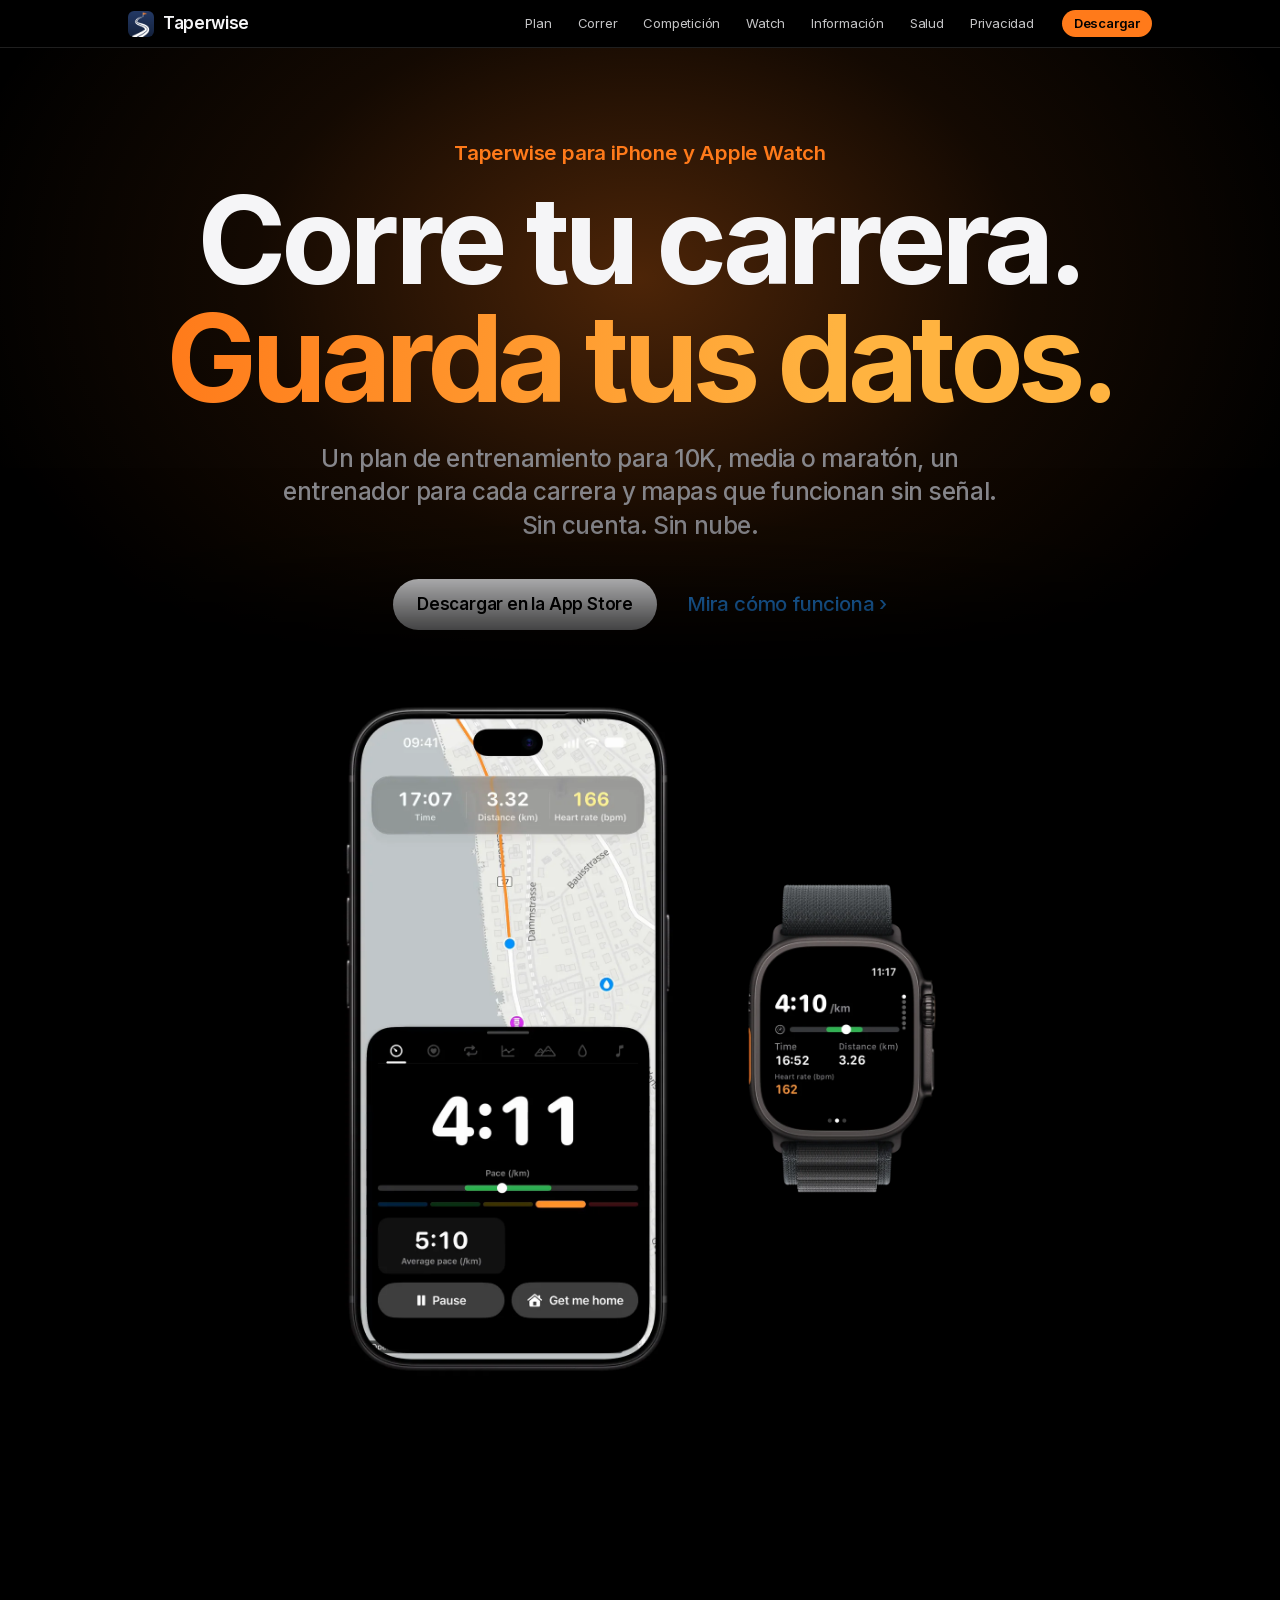
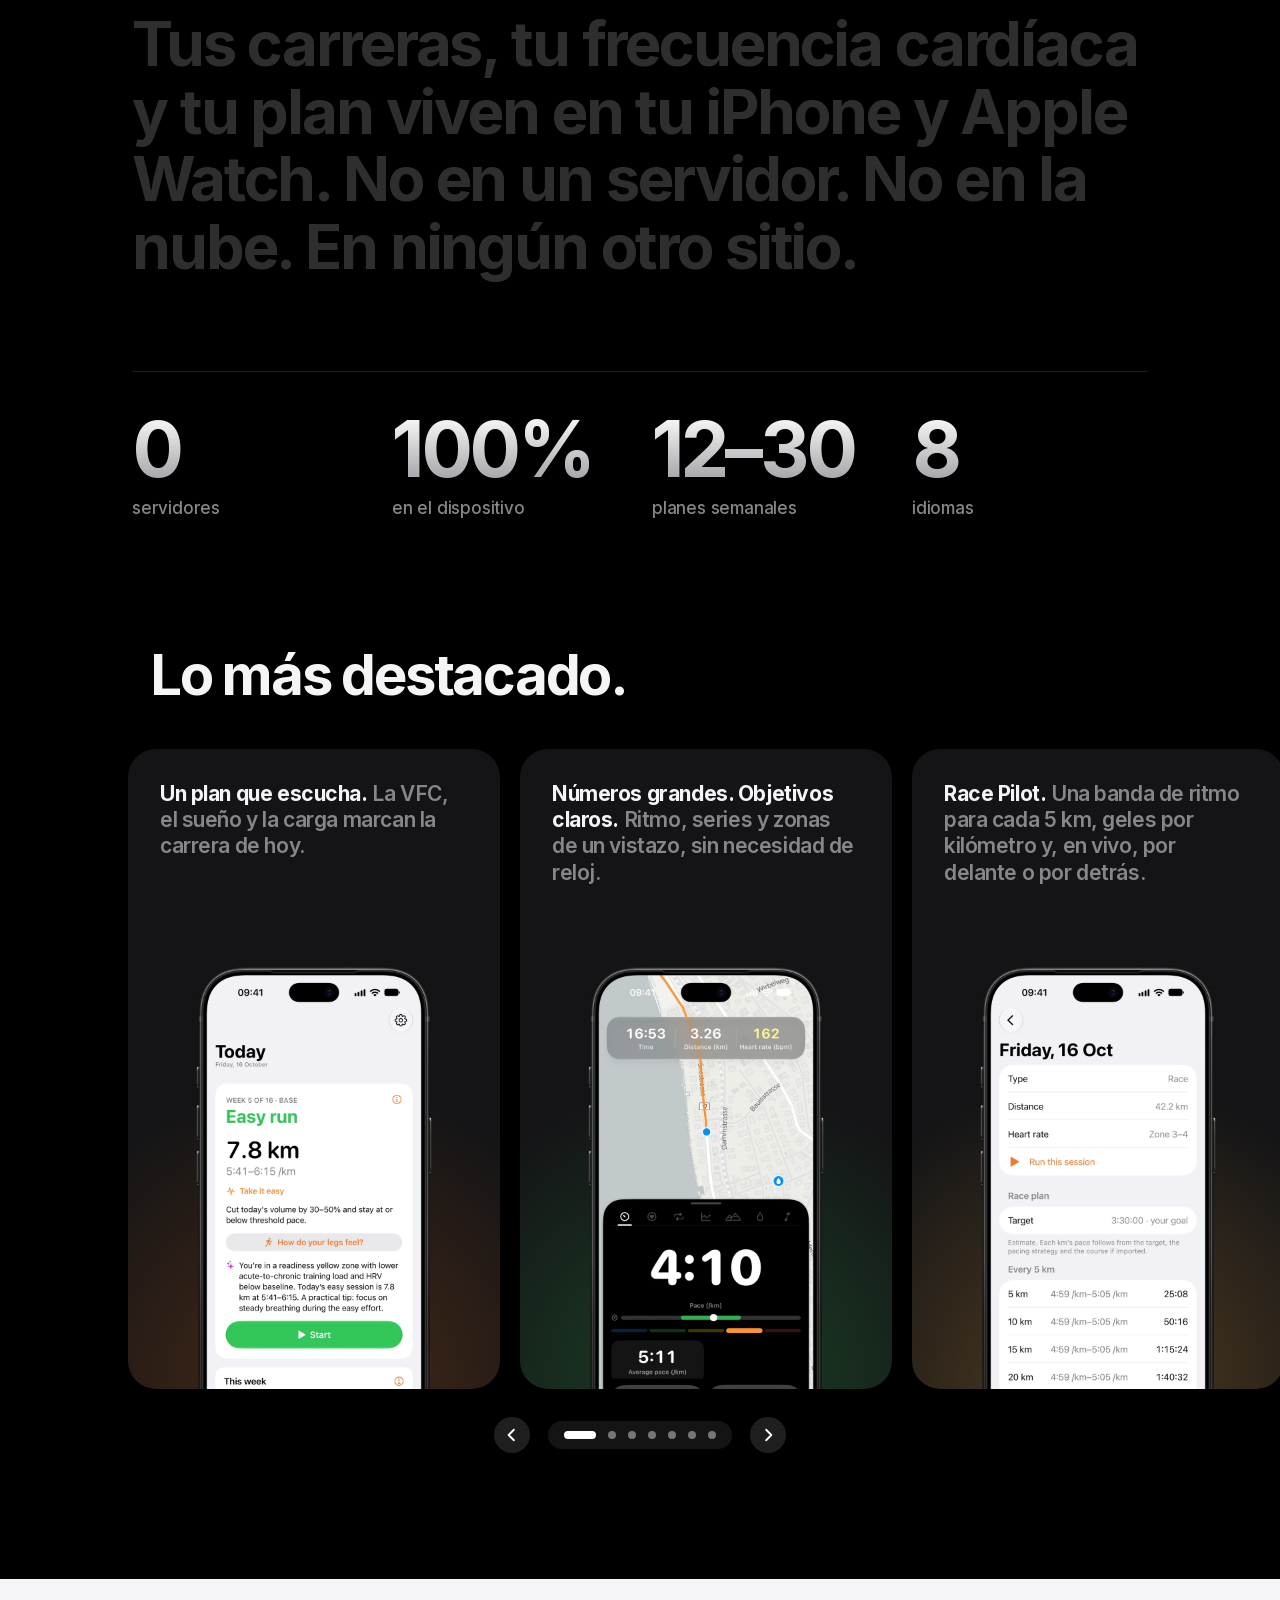
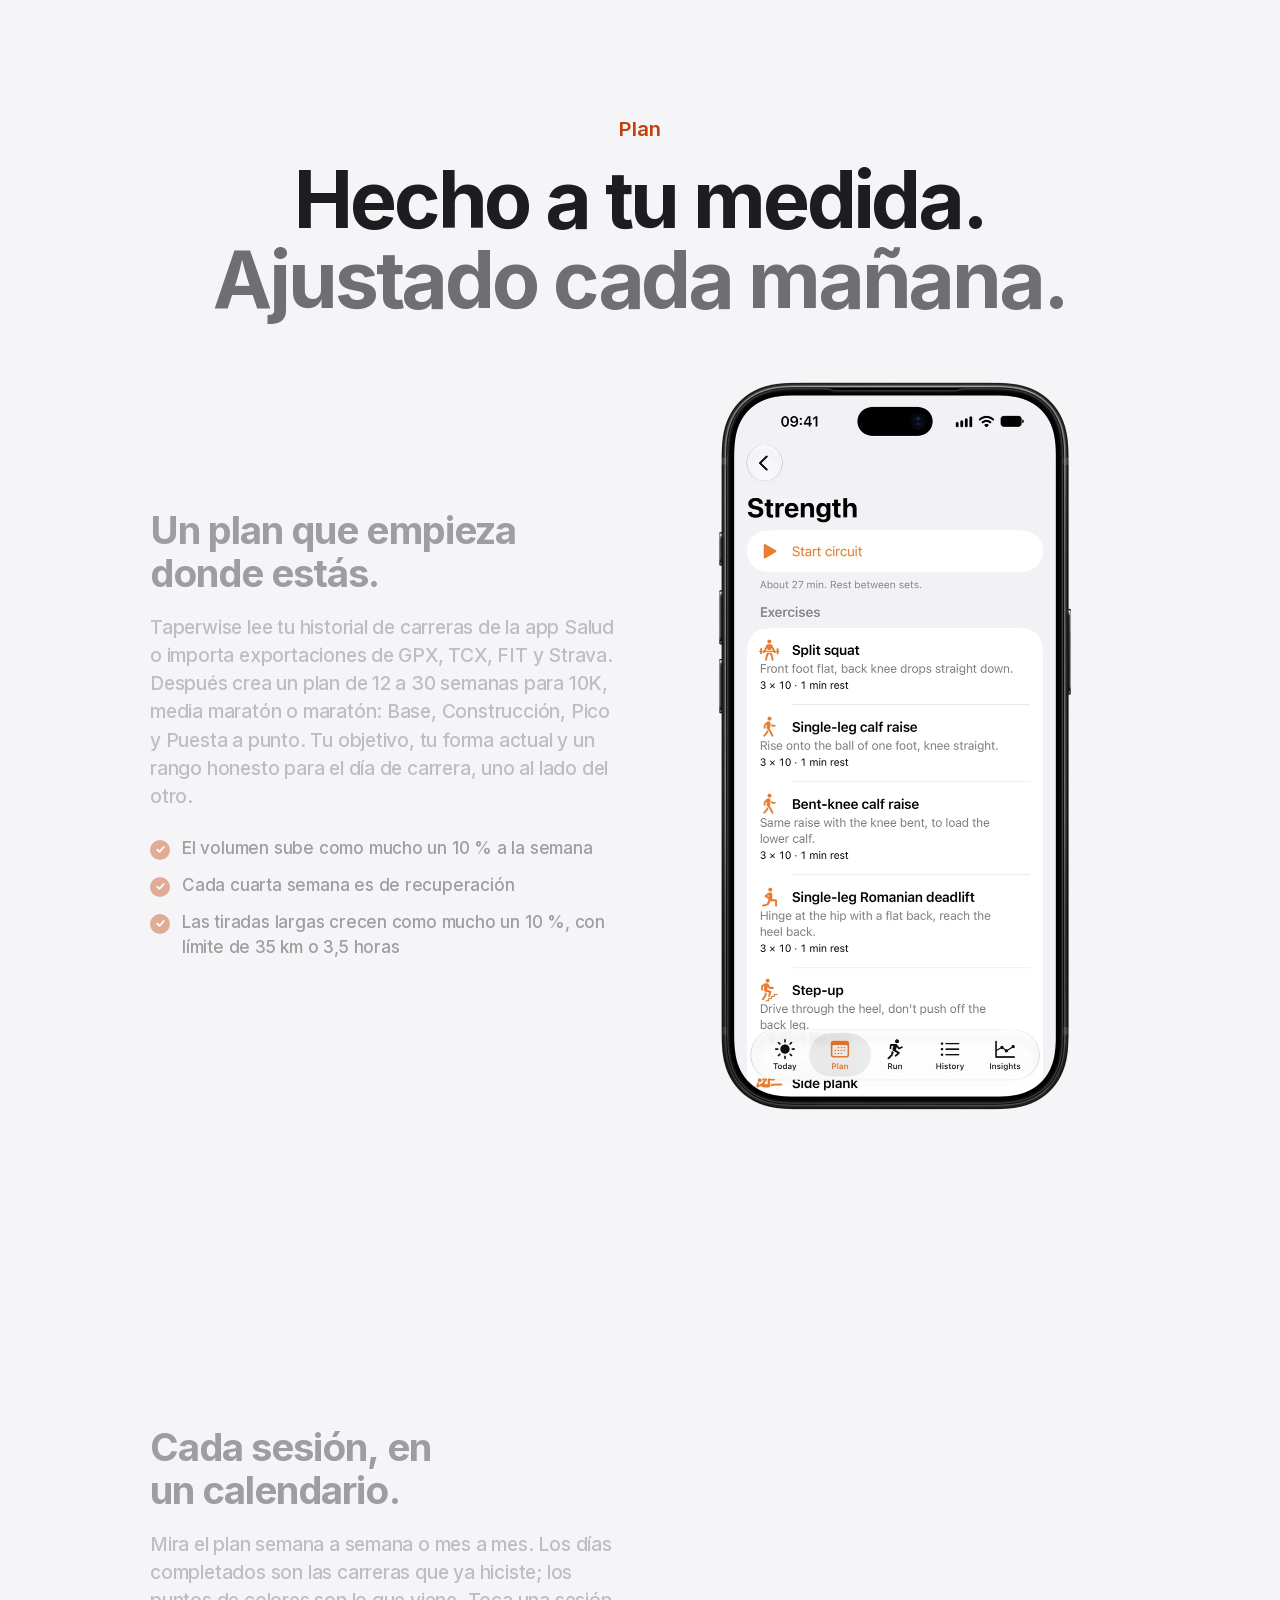
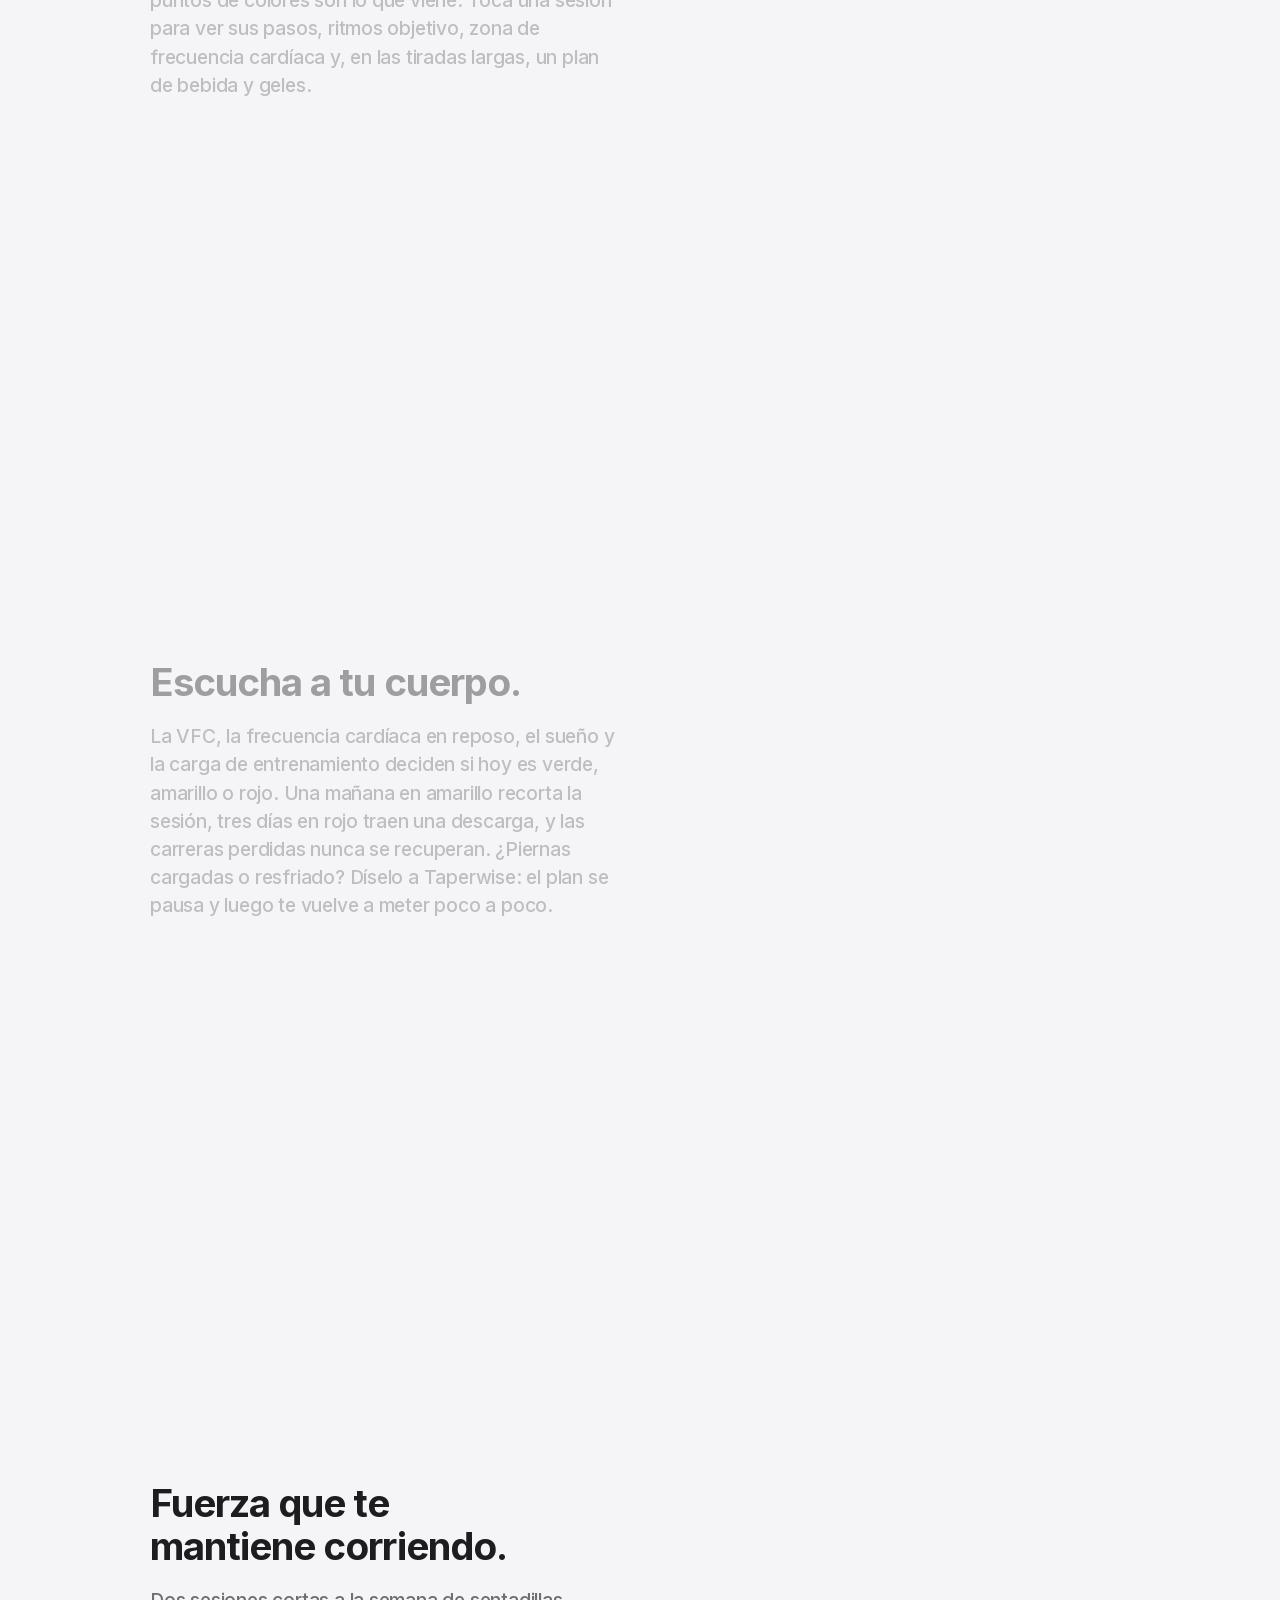
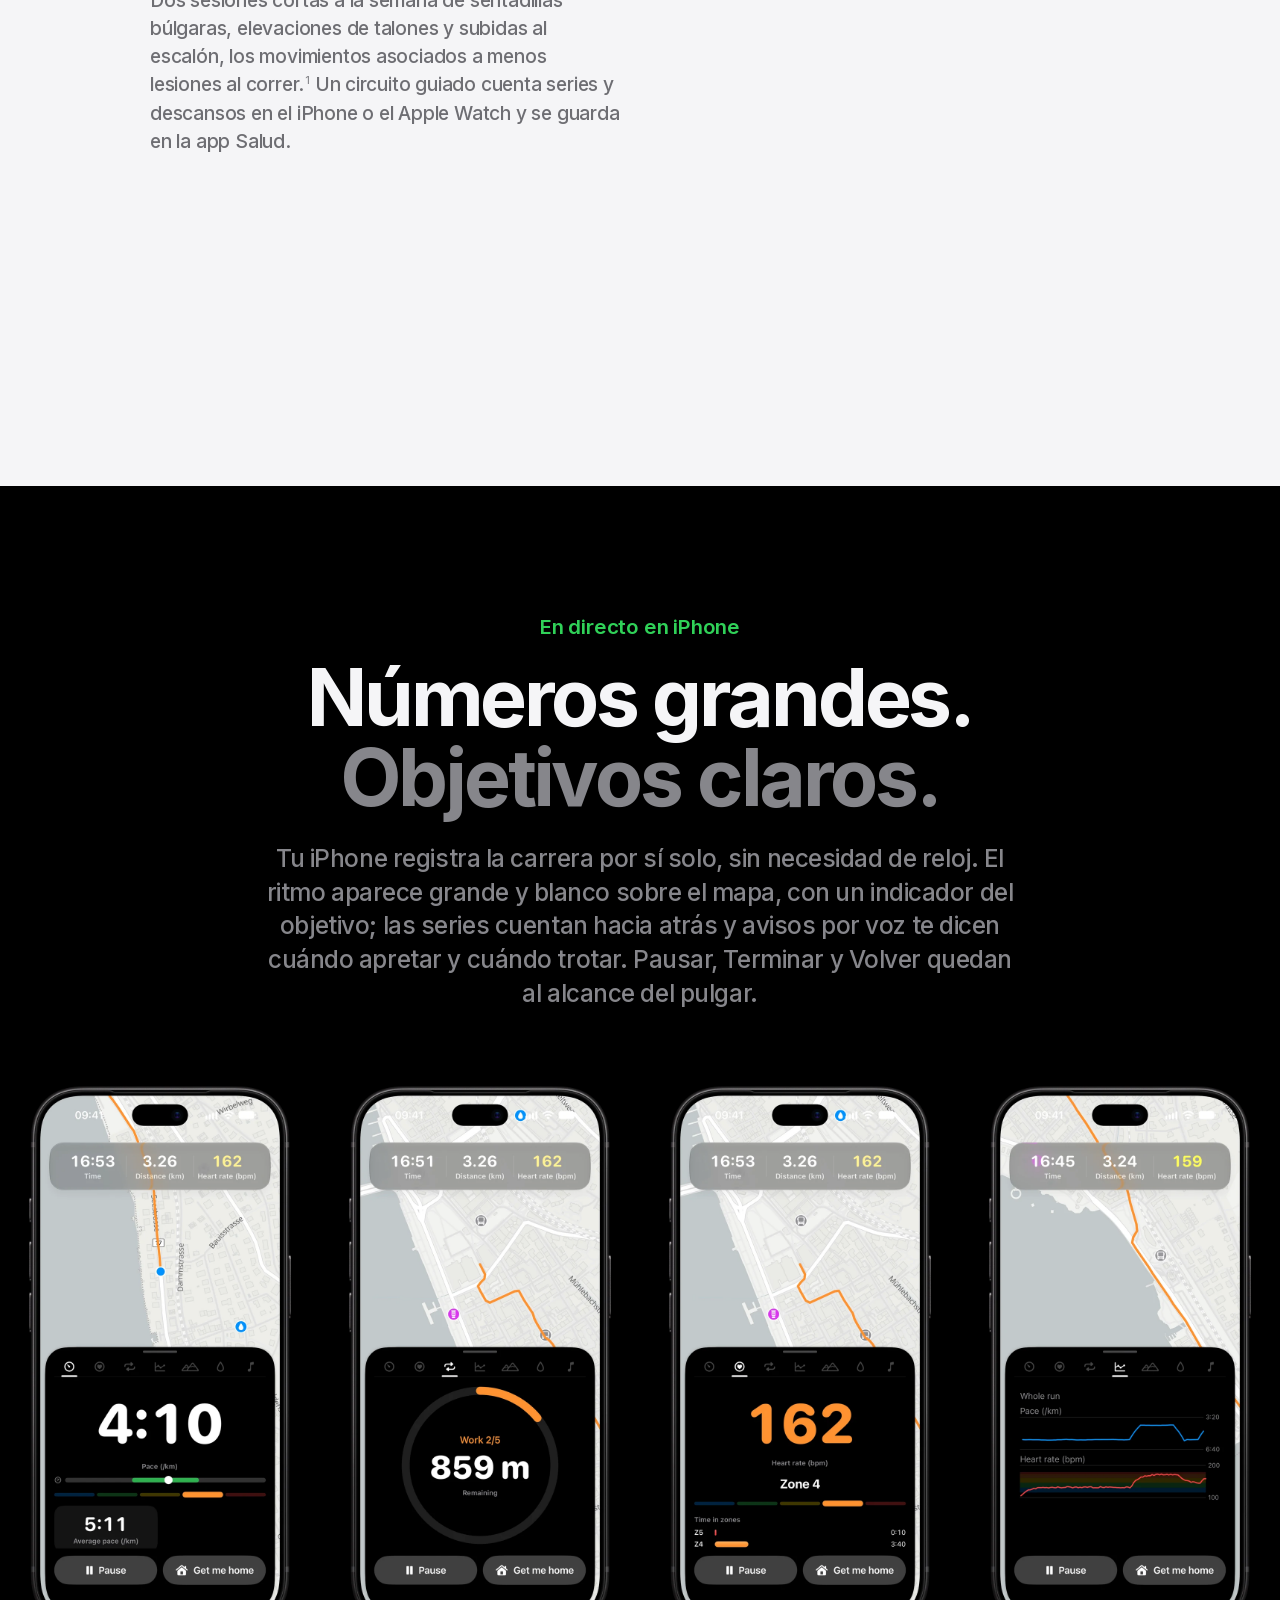
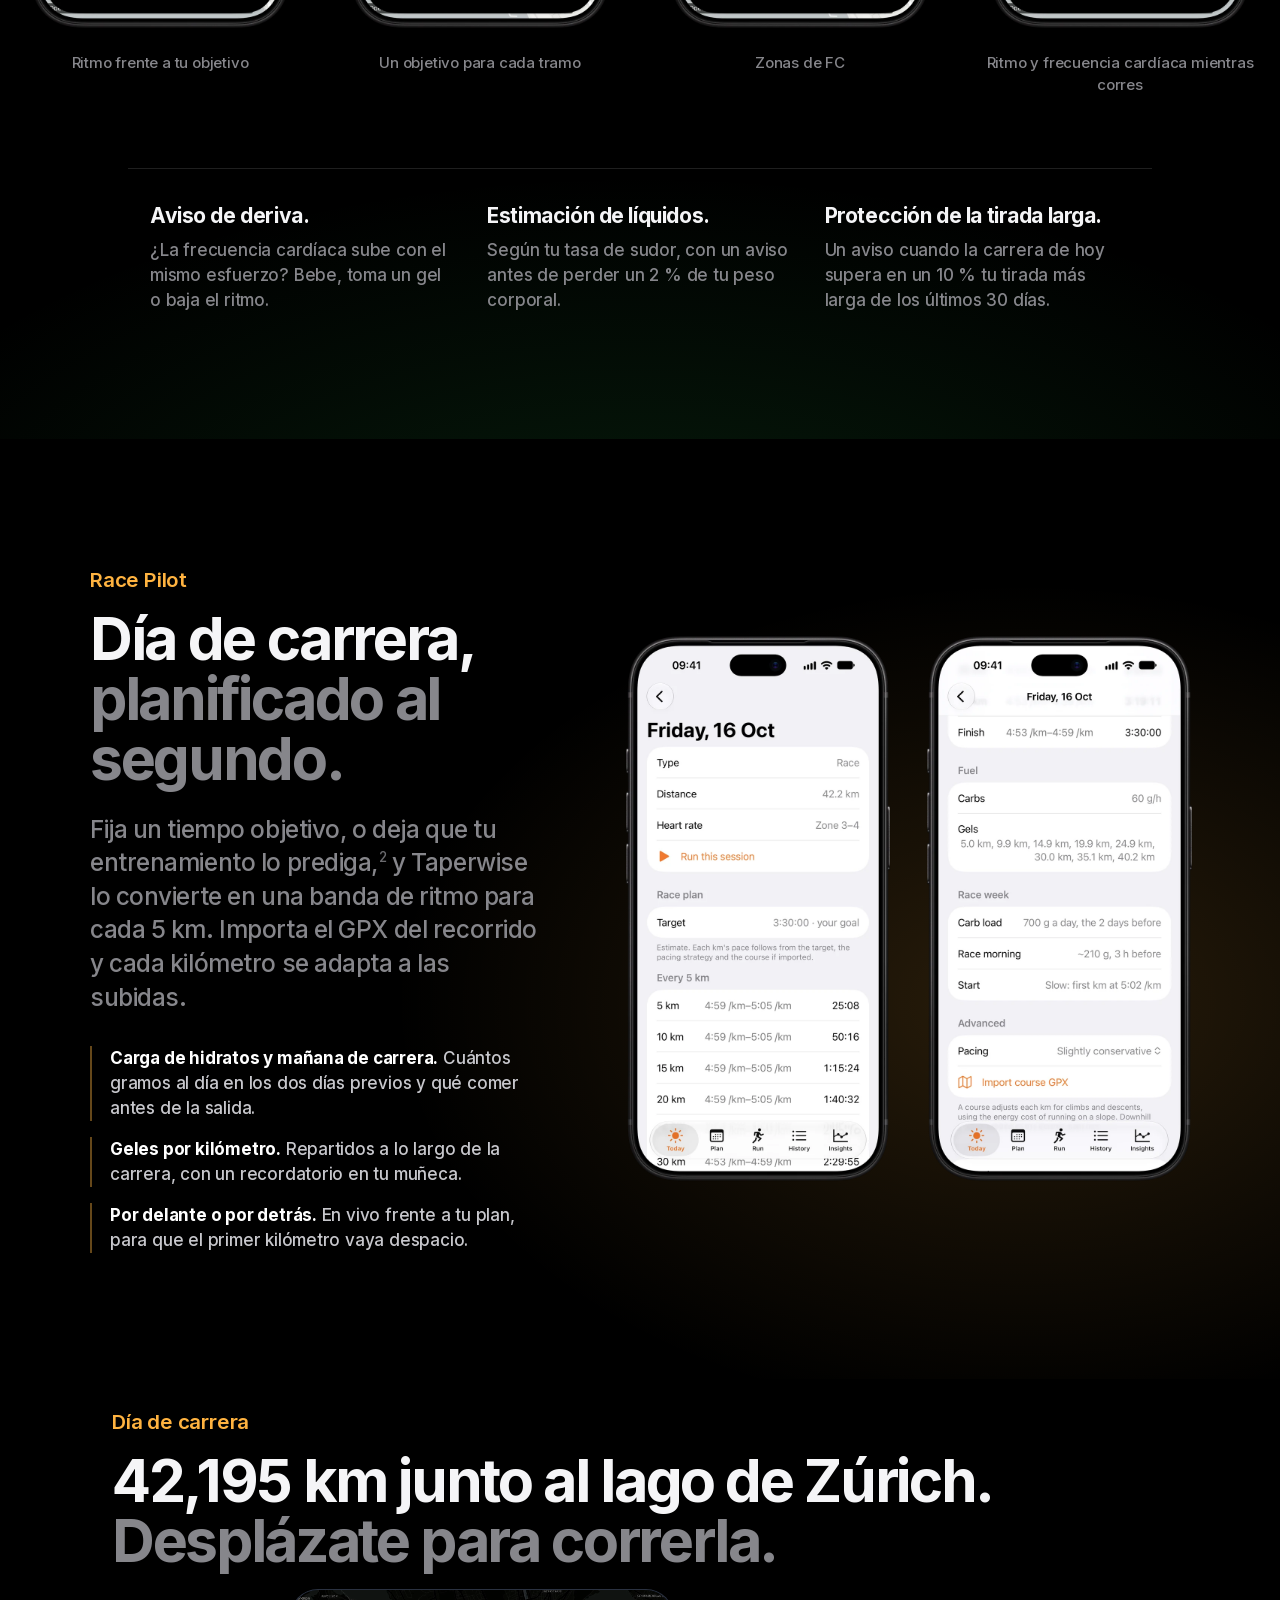
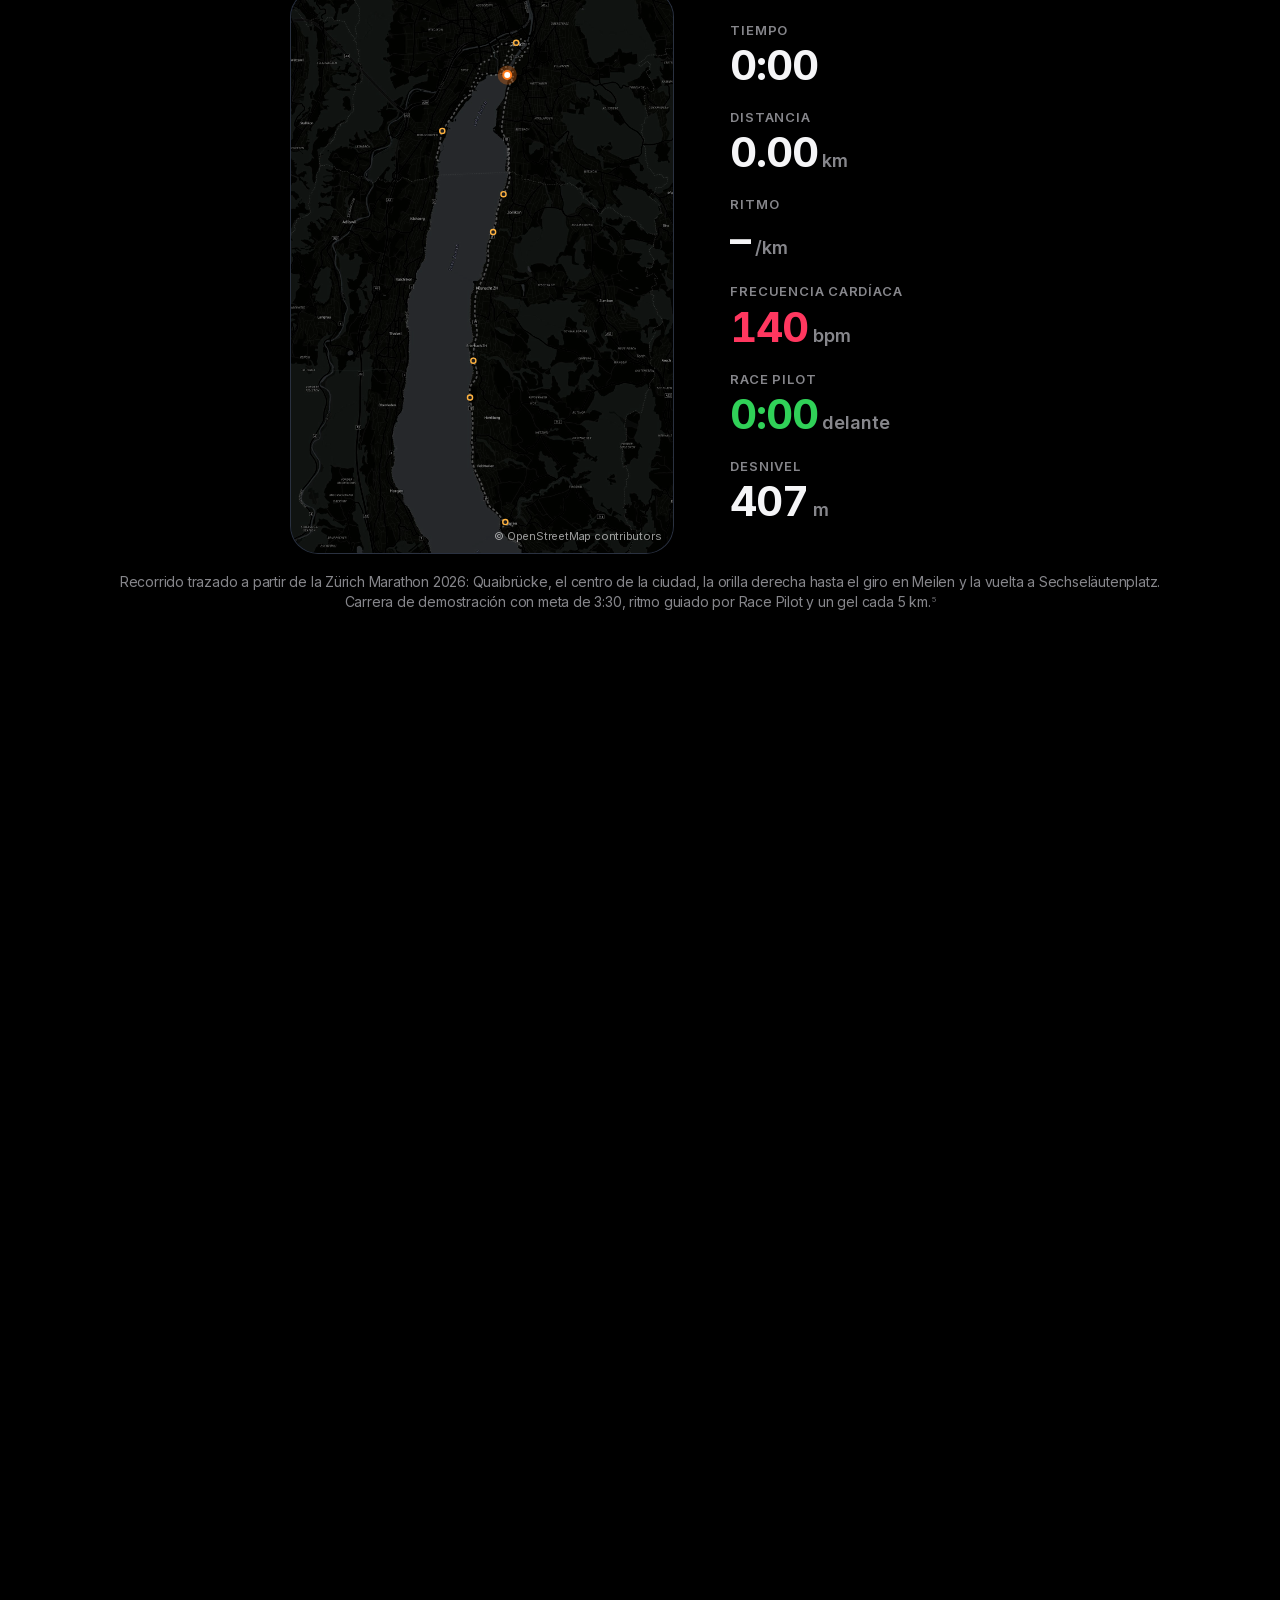
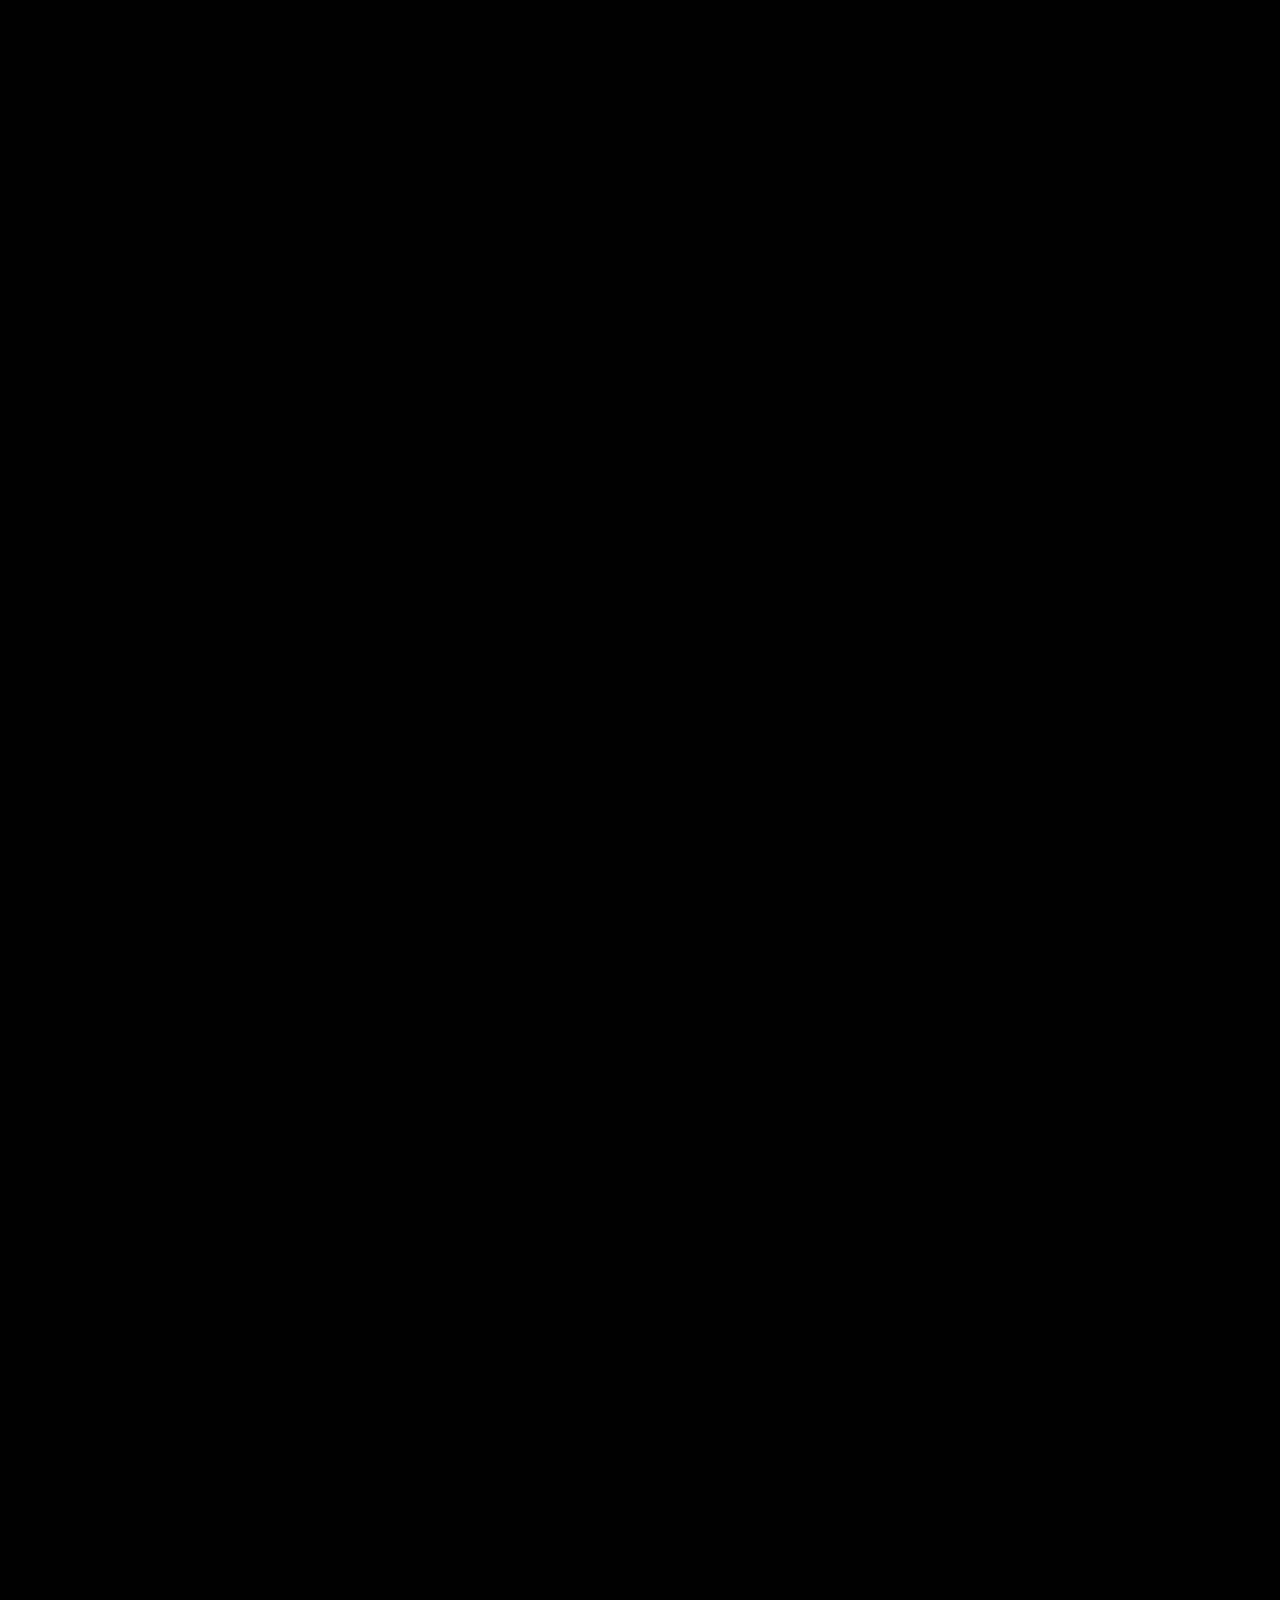
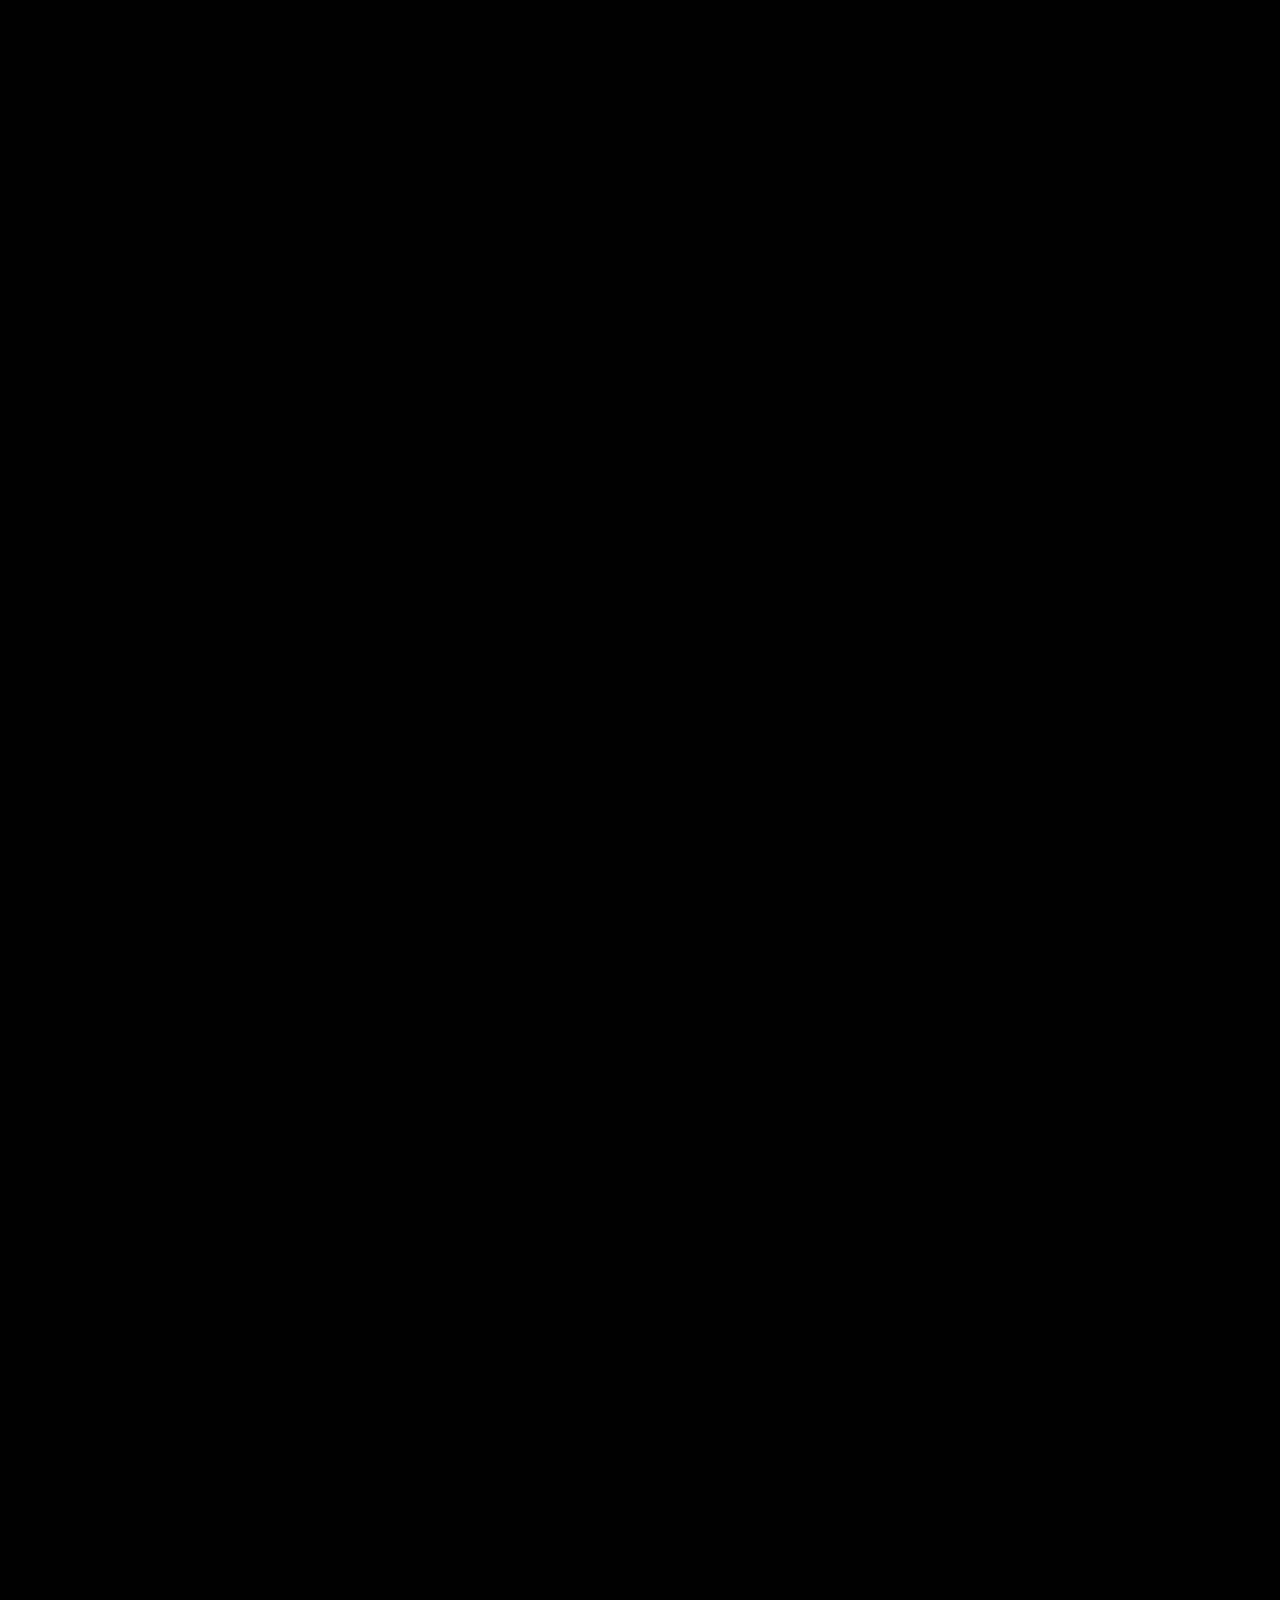
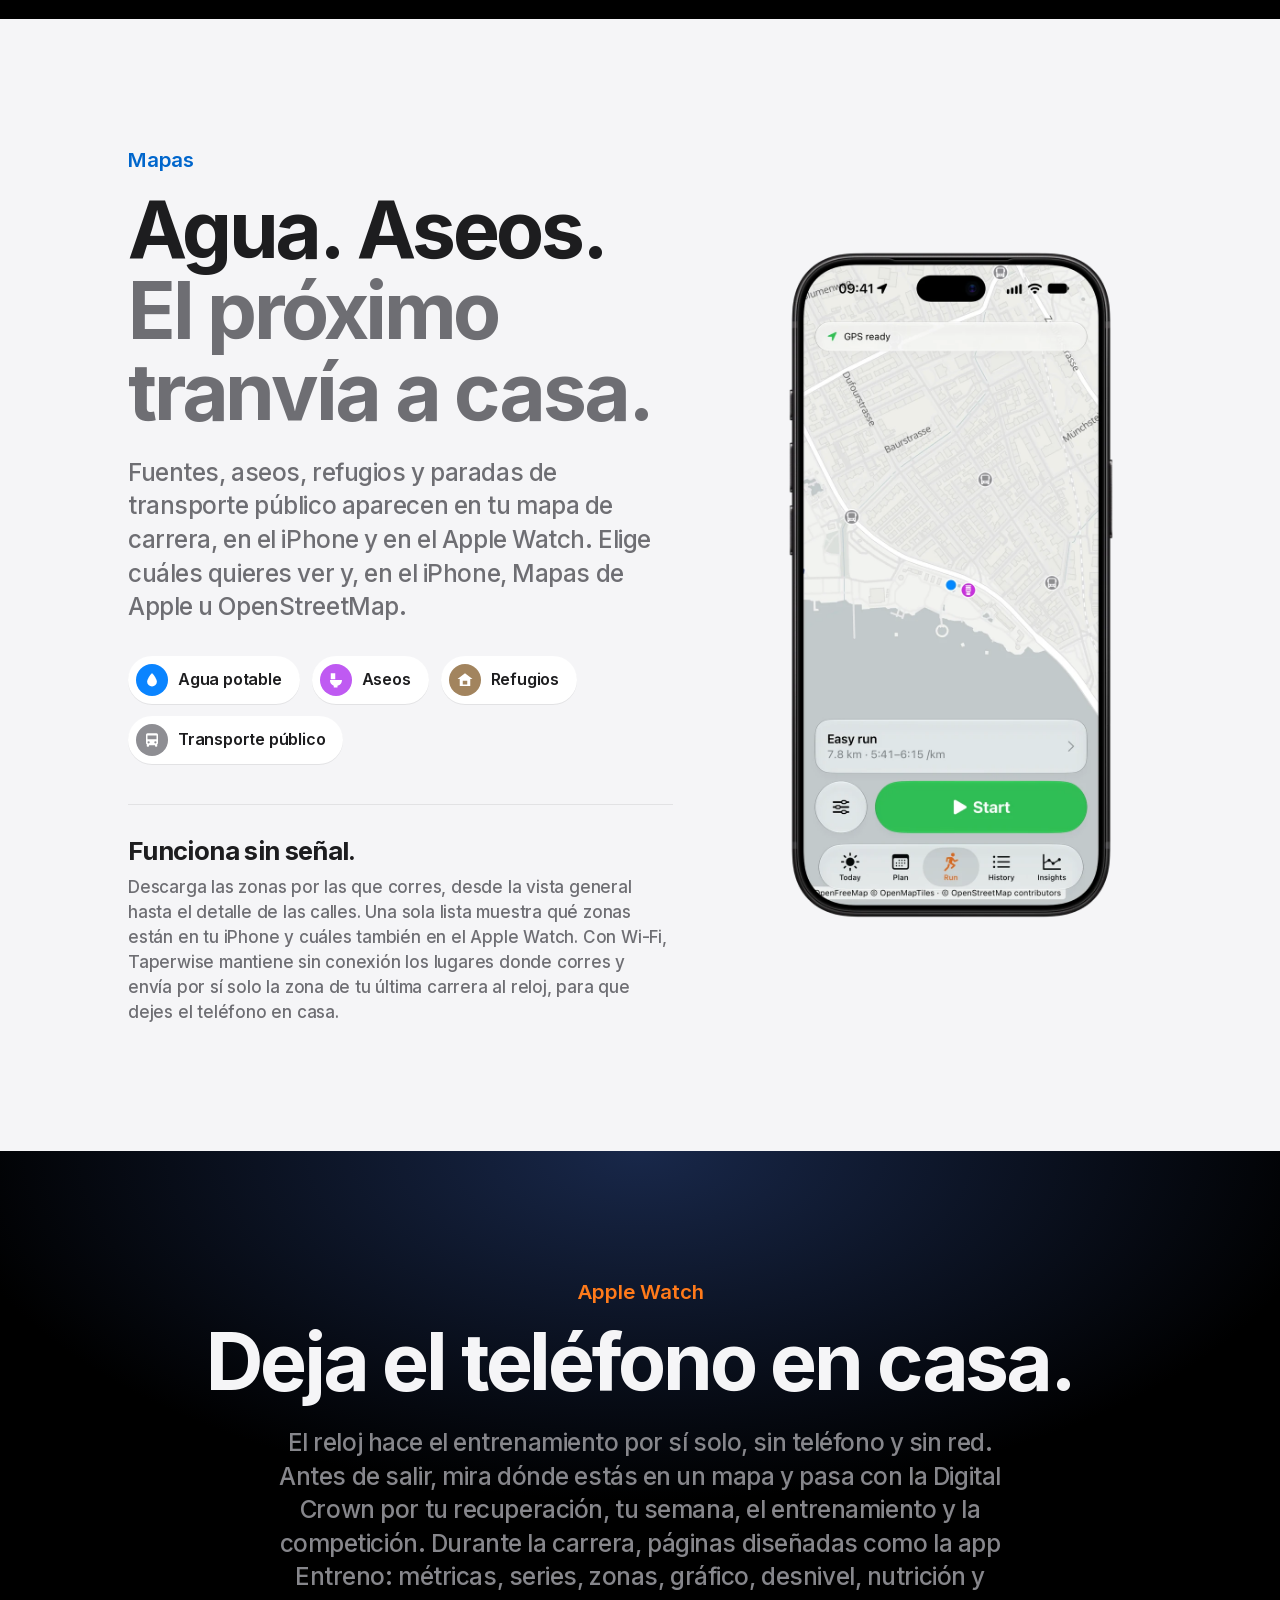
<file: es/index.html>
<!doctype html>
<html lang="es">
<head>
<meta charset="utf-8">
<meta name="viewport" content="width=device-width, initial-scale=1, viewport-fit=cover">
<title data-i18n="meta.title">Taperwise · Plan de entrenamiento maratón y media maratón</title>
<meta name="description" data-i18n-attr="content:meta.description" content="Plan de entrenamiento para 10K, media maratón y maratón que se adapta a tu pulso, VFC y sueño. App de running para Apple Watch con mapas offline.">
<meta name="theme-color" content="#000000">
<meta property="og:title" data-i18n-attr="content:meta.title" content="Taperwise · Plan de entrenamiento maratón y media maratón">
<meta property="og:site_name" content="Taperwise">
<meta property="og:locale" content="es_ES">
<meta property="og:type" content="website">
<meta property="og:url" content="https://taperwise.run/es/">
<meta name="twitter:card" content="summary">
<meta property="og:description" data-i18n-attr="content:og.description" content="Entrenamiento de carrera para iPhone y Apple Watch. Mapas offline, coaching en el dispositivo, sin nube.">
<meta property="og:image" content="https://taperwise.run/assets/img/icon.png">
<script type="application/ld+json">{"@context": "https://schema.org", "@type": "MobileApplication", "name": "Taperwise", "operatingSystem": "iOS, watchOS", "applicationCategory": "HealthApplication", "applicationSubCategory": "Running", "description": "Plan de entrenamiento para 10K, media maratón y maratón que se adapta a tu pulso, VFC y sueño. App de running para Apple Watch con mapas offline.", "url": "https://taperwise.run/es/", "image": "https://taperwise.run/assets/img/icon.png", "inLanguage": "es", "publisher": {"@type": "Organization", "name": "BitSpire GmbH", "email": "apps@bitspire.ch"}}</script>
<link rel="canonical" href="https://taperwise.run/es/">
<link rel="alternate" hreflang="en" href="https://taperwise.run/">
<link rel="alternate" hreflang="de" href="https://taperwise.run/de/">
<link rel="alternate" hreflang="fr" href="https://taperwise.run/fr/">
<link rel="alternate" hreflang="it" href="https://taperwise.run/it/">
<link rel="alternate" hreflang="es" href="https://taperwise.run/es/">
<link rel="alternate" hreflang="pt-BR" href="https://taperwise.run/pt-br/">
<link rel="alternate" hreflang="nl" href="https://taperwise.run/nl/">
<link rel="alternate" hreflang="ja" href="https://taperwise.run/ja/">
<link rel="alternate" hreflang="x-default" href="https://taperwise.run/">
<link rel="alternate" type="text/markdown" href="https://taperwise.run/es/index.md">
<link rel="icon" href="../assets/img/icon.png">
<link rel="apple-touch-icon" href="../assets/img/apple-touch-icon.png">
<link rel="stylesheet" href="../assets/site.css">
<script>document.documentElement.classList.add('js')</script>
</head>
<body>

<nav class="nav">
  <a class="brand" href="#top"><img src="../assets/img/icon.png" alt="" width="26" height="26">Taperwise</a>
  <div class="nav-links">
    <a data-i18n="nav.plan" href="#plan">Plan</a>
    <a data-i18n="nav.run" href="#run">Correr</a>
    <a data-i18n="nav.race" href="#race">Competición</a>
    <a data-i18n="nav.watch" href="#watch">Watch</a>
    <a data-i18n="nav.insights" href="#insights">Información</a>
    <a data-i18n="nav.health" href="#health">Salud</a>
    <a data-i18n="nav.privacy" href="../privacy/">Privacidad</a>
  </div>
  <a data-i18n="nav.download" class="nav-cta" href="https://apps.apple.com/app/id6823595769">Descargar</a>
</nav>

<header class="hero dark" id="top">
  <div class="hero-copy">
    <p data-i18n="hero.eyebrow" class="eyebrow reveal">Taperwise para iPhone y Apple Watch</p>
    <h1 data-i18n="hero.title" class="reveal">Corre tu carrera.<br><span class="grad">Guarda tus datos.</span></h1>
    <p data-i18n="hero.lead" class="lead reveal">Un plan de entrenamiento para 10K, media o maratón, un entrenador para cada carrera y mapas que funcionan sin señal. Sin cuenta. Sin nube.</p>
    <div class="cta reveal">
      <a data-i18n="hero.store" class="store" href="https://apps.apple.com/app/id6823595769">Descargar en la App Store</a>
      <a data-i18n="hero.more" class="more" href="#plan">Mira cómo funciona</a>
    </div>
  </div>
  <div class="hero-devices fade">
    <video class="dev-phone" src="../assets/video/run.mp4" poster="../assets/video/run-poster.webp" autoplay muted loop playsinline width="720" height="1472" data-i18n-attr="aria-label:hero.video" aria-label="Carrera en directo con Taperwise en iPhone: la ruta en el mapa y un ritmo de 4:11 por km dentro de la banda objetivo"></video>
    <img class="dev-watch" src="../assets/img/watch-metrics.webp" width="440" height="704" data-i18n-attr="alt:hero.watch" alt="Taperwise en Apple Watch: ritmo de 4:10 por km en objetivo, frecuencia cardíaca 162">
  </div>
</header>

<section class="dark statement">
  <p data-i18n="statement.text" class="words" data-words>Tus carreras, tu frecuencia cardíaca y tu plan viven en tu iPhone y Apple Watch. No en un servidor. No en la nube. En ningún otro sitio.</p>
  <dl class="stats">
    <div class="reveal"><dd>0</dd><dt data-i18n="stats.servers">servidores</dt></div>
    <div class="reveal"><dd>100%</dd><dt data-i18n="stats.ondevice">en el dispositivo</dt></div>
    <div class="reveal"><dd>12–30</dd><dt data-i18n="stats.plans">planes semanales</dt></div>
    <div class="reveal"><dd>8</dd><dt data-i18n="stats.languages">idiomas</dt></div>
  </dl>
</section>

<section class="dark highlights" aria-labelledby="hl-title">
  <div class="hl-head reveal">
    <h2 id="hl-title" data-i18n="hl.title">Lo más destacado.</h2>
  </div>
  <div class="hl-track" data-hl>
    <a class="hl-card hl-plan" href="#plan">
      <p data-i18n="hl.plan"><strong>Un plan que escucha.</strong> La VFC, el sueño y la carga marcan la carrera de hoy.</p>
      <img src="../assets/img/phone-today.webp" width="720" height="1472" alt="" loading="lazy">
    </a>
    <a class="hl-card hl-run" href="#run">
      <p data-i18n="hl.run"><strong>Números grandes. Objetivos claros.</strong> Ritmo, series y zonas de un vistazo, sin necesidad de reloj.</p>
      <img src="../assets/img/phone-run-metrics.webp" width="720" height="1472" alt="" loading="lazy">
    </a>
    <a class="hl-card hl-race" href="#race">
      <p data-i18n="hl.race"><strong>Race Pilot.</strong> Una banda de ritmo para cada 5 km, geles por kilómetro y, en vivo, por delante o por detrás.</p>
      <img src="../assets/img/phone-race-pilot.webp" width="720" height="1472" alt="" loading="lazy">
    </a>
    <a class="hl-card hl-watch" href="#watch">
      <p data-i18n="hl.watch"><strong>Deja el teléfono en casa.</strong> Toda la carrera en el Apple Watch, con mapas sin conexión.</p>
      <img class="hl-watch-img" src="../assets/img/watch-metrics.webp" width="440" height="704" alt="" loading="lazy">
    </a>
    <a class="hl-card hl-insights" href="#insights">
      <p data-i18n="hl.insights"><strong>Mira crecer tu forma.</strong> VDOT, VFC nocturna, carga de entrenamiento y otros siete análisis más.</p>
      <img src="../assets/img/phone-recovery.webp" width="720" height="1472" alt="" loading="lazy">
    </a>
    <a class="hl-card hl-health" href="#health">
      <p data-i18n="hl.health"><strong>Tus zonas de Salud.</strong> Las mismas zonas de FC que en Fitness y la app Entreno.</p>
      <img src="../assets/img/phone-settings-zones.webp" width="720" height="1472" alt="" loading="lazy">
    </a>
    <a class="hl-card hl-private" href="#private">
      <p data-i18n="hl.private"><strong>Sin cuenta. Sin servidores.</strong> Tus carreras se quedan en tu iPhone, en tu Apple Watch y en Salud.</p>
      <span class="hl-lock" aria-hidden="true"><svg viewBox="0 0 24 24"><path fill="currentColor" d="M12 2a5 5 0 0 0-5 5v3H6a2 2 0 0 0-2 2v8a2 2 0 0 0 2 2h12a2 2 0 0 0 2-2v-8a2 2 0 0 0-2-2h-1V7a5 5 0 0 0-5-5Zm-3 8V7a3 3 0 1 1 6 0v3H9Z"/></svg></span>
    </a>
  </div>
  <div class="hl-nav">
    <button class="hl-arrow" type="button" data-step="-1" data-i18n-attr="aria-label:hl.prev" aria-label="Anterior"><svg viewBox="0 0 24 24" aria-hidden="true"><path d="m14.5 5-7 7 7 7"/></svg></button>
    <div class="hl-dots" role="tablist"></div>
    <button class="hl-arrow" type="button" data-step="1" data-i18n-attr="aria-label:hl.next" aria-label="Siguiente"><svg viewBox="0 0 24 24" aria-hidden="true"><path d="m9.5 5 7 7-7 7"/></svg></button>
  </div>
</section>

<section class="light story-wrap" id="plan">
  <div class="section-head reveal">
    <p data-i18n="plan.eyebrow" class="eyebrow">Plan</p>
    <h2 data-i18n="plan.title">Hecho a tu medida.<br><span class="soft">Ajustado cada mañana.</span></h2>
  </div>
  <div class="story">
    <div class="story-text">
      <article class="step" data-shot="0">
        <img class="step-phone" src="../assets/img/phone-plan.webp" width="720" height="1472" data-i18n-attr="alt:plan.adapt.alt" alt="Plan de Taperwise: maratón en 76 días, tiempo de meta, estimación para el día de carrera de 3:22 a 3:38, al día con 209,9 de 229 km" loading="lazy">
        <h3 data-i18n="plan.adapt.title">Un plan que empieza donde estás.</h3>
        <p data-i18n="plan.adapt.text">Taperwise lee tu historial de carreras de la app Salud o importa exportaciones de GPX, TCX, FIT y Strava. Después crea un plan de 12 a 30 semanas para 10K, media maratón o maratón: Base, Construcción, Pico y Puesta a punto. Tu objetivo, tu forma actual y un rango honesto para el día de carrera, uno al lado del otro.</p>
        <ul class="ticks">
          <li data-i18n="plan.adapt.tick1">El volumen sube como mucho un 10 % a la semana</li>
          <li data-i18n="plan.adapt.tick2">Cada cuarta semana es de recuperación</li>
          <li data-i18n="plan.adapt.tick3">Las tiradas largas crecen como mucho un 10 %, con límite de 35 km o 3,5 horas</li>
        </ul>
      </article>
      <article class="step" data-shot="1">
        <img class="step-phone" src="../assets/img/phone-plan-calendar.webp" width="720" height="1472" data-i18n-attr="alt:plan.calendar.alt" alt="Calendario del plan de octubre con carreras completadas y sesiones planificadas" loading="lazy">
        <h3 data-i18n="plan.calendar.title">Cada sesión, en un calendario.</h3>
        <p data-i18n="plan.calendar.text">Mira el plan semana a semana o mes a mes. Los días completados son las carreras que ya hiciste; los puntos de colores son lo que viene. Toca una sesión para ver sus pasos, ritmos objetivo, zona de frecuencia cardíaca y, en las tiradas largas, un plan de bebida y geles.</p>
      </article>
      <article class="step" data-shot="2">
        <img class="step-phone" src="../assets/img/phone-today.webp" width="720" height="1472" data-i18n-attr="alt:plan.today.alt" alt="Taperwise Hoy: rodaje suave, 7,8 km a 5:41–6:15 por km, tómatelo con calma, reduce el volumen de hoy un 30 a 50 % y una nota del entrenador" loading="lazy">
        <h3 data-i18n="plan.today.title">Escucha a tu cuerpo.</h3>
        <p data-i18n="plan.today.text">La VFC, la frecuencia cardíaca en reposo, el sueño y la carga de entrenamiento deciden si hoy es verde, amarillo o rojo. Una mañana en amarillo recorta la sesión, tres días en rojo traen una descarga, y las carreras perdidas nunca se recuperan. ¿Piernas cargadas o resfriado? Díselo a Taperwise: el plan se pausa y luego te vuelve a meter poco a poco.</p>
      </article>
      <article class="step" data-shot="3">
        <img class="step-phone" src="../assets/img/phone-strength.webp" width="720" height="1472" data-i18n-attr="alt:plan.strength.alt" alt="Fuerza: sentadilla búlgara, elevaciones de talones, peso muerto rumano a una pierna y subida al escalón, unos 27 minutos" loading="lazy">
        <h3 data-i18n="plan.strength.title">Fuerza que te mantiene corriendo.</h3>
        <p data-i18n="plan.strength.text">Dos sesiones cortas a la semana de sentadillas búlgaras, elevaciones de talones y subidas al escalón, los movimientos asociados a menos lesiones al correr.<sup><a href="#fn1">1</a></sup> Un circuito guiado cuenta series y descansos en el iPhone o el Apple Watch y se guarda en la app Salud.</p>
      </article>
    </div>
    <div class="story-device">
      <img class="on" src="../assets/img/phone-plan.webp" width="720" height="1472" alt="" loading="lazy">
      <img src="../assets/img/phone-plan-calendar.webp" width="720" height="1472" alt="" loading="lazy">
      <img src="../assets/img/phone-today.webp" width="720" height="1472" alt="" loading="lazy">
      <img src="../assets/img/phone-strength.webp" width="720" height="1472" alt="" loading="lazy">
    </div>
  </div>
</section>

<section class="dark live" id="run">
  <div class="section-head reveal">
    <p data-i18n="live.eyebrow" class="eyebrow green">En directo en iPhone</p>
    <h2 data-i18n="live.title">Números grandes.<br><span class="soft">Objetivos claros.</span></h2>
    <p data-i18n="live.lead" class="lead">Tu iPhone registra la carrera por sí solo, sin necesidad de reloj. El ritmo aparece grande y blanco sobre el mapa, con un indicador del objetivo; las series cuentan hacia atrás y avisos por voz te dicen cuándo apretar y cuándo trotar. Pausar, Terminar y Volver quedan al alcance del pulgar.</p>
  </div>
  <div class="phone-row fade">
    <figure><img src="../assets/img/phone-run-metrics.webp" width="720" height="1472" data-i18n-attr="alt:live.pace.alt" alt="Carrera en directo: ritmo de 4:10 por km dentro de la banda objetivo, media de 5:11" loading="lazy"><figcaption data-i18n="live.pace.cap">Ritmo frente a tu objetivo</figcaption></figure>
    <figure><img src="../assets/img/phone-run-interval.webp" width="720" height="1472" data-i18n-attr="alt:live.interval.alt" alt="Página de series: serie 2 de 5, quedan 859 m" loading="lazy"><figcaption data-i18n="live.interval.cap">Un objetivo para cada tramo</figcaption></figure>
    <figure><img src="../assets/img/phone-run-zones.webp" width="720" height="1472" data-i18n-attr="alt:live.zones.alt" alt="Frecuencia cardíaca 162 en zona 4 con tiempo en zonas" loading="lazy"><figcaption data-i18n="live.zones.cap">Zonas de FC</figcaption></figure>
    <figure><img src="../assets/img/phone-run-chart.webp" width="720" height="1472" data-i18n-attr="alt:live.chart.alt" alt="Gráfico de ritmo y frecuencia cardíaca de toda la carrera" loading="lazy"><figcaption data-i18n="live.chart.cap">Ritmo y frecuencia cardíaca mientras corres</figcaption></figure>
  </div>
  <ul class="cues reveal">
    <li data-i18n="live.cue1"><strong>Aviso de deriva.</strong> ¿La frecuencia cardíaca sube con el mismo esfuerzo? Bebe, toma un gel o baja el ritmo.</li>
    <li data-i18n="live.cue2"><strong>Estimación de líquidos.</strong> Según tu tasa de sudor, con un aviso antes de perder un 2 % de tu peso corporal.</li>
    <li data-i18n="live.cue3"><strong>Protección de la tirada larga.</strong> Un aviso cuando la carrera de hoy supera en un 10 % tu tirada más larga de los últimos 30 días.</li>
  </ul>
</section>

<section class="dark race" id="race">
  <div class="race-grid">
    <div class="race-copy reveal">
      <p data-i18n="race.eyebrow" class="eyebrow amber">Race Pilot</p>
      <h2 data-i18n="race.title">Día de carrera,<br><span class="soft">planificado al segundo.</span></h2>
      <p data-i18n="race.lead" class="lead">Fija un tiempo objetivo, o deja que tu entrenamiento lo prediga,<sup><a href="#fn2">2</a></sup> y Taperwise lo convierte en una banda de ritmo para cada 5 km. Importa el GPX del recorrido y cada kilómetro se adapta a las subidas.</p>
      <ul class="facts">
        <li data-i18n="race.fact1"><strong>Carga de hidratos y mañana de carrera.</strong> Cuántos gramos al día en los dos días previos y qué comer antes de la salida.</li>
        <li data-i18n="race.fact2"><strong>Geles por kilómetro.</strong> Repartidos a lo largo de la carrera, con un recordatorio en tu muñeca.</li>
        <li data-i18n="race.fact3"><strong>Por delante o por detrás.</strong> En vivo frente a tu plan, para que el primer kilómetro vaya despacio.</li>
      </ul>
    </div>
    <div class="race-phones fade">
      <img src="../assets/img/phone-race-pilot.webp" width="720" height="1472" data-i18n-attr="alt:race.pilot.alt" alt="Plan de carrera: maratón, objetivo 3:30:00, banda de ritmo de 4:59 a 5:05 por km con parciales cada 5 km" loading="lazy">
      <img src="../assets/img/phone-race-band.webp" width="720" height="1472" data-i18n-attr="alt:race.band.alt" alt="Plan de carrera, continuación: 60 g de hidratos por hora, geles por kilómetro, la lista de la semana de carrera y la importación del GPX del recorrido" loading="lazy">
    </div>
  </div>
</section>

<section class="dark replay" id="marathon" data-replay>
  <div class="replay-sticky">
    <div class="replay-head">
      <p data-i18n="marathon.eyebrow" class="eyebrow amber">Día de carrera</p>
      <h2 data-i18n="marathon.title">42,195 km junto al lago de Zúrich.<br><span class="soft">Desplázate para correrla.</span></h2>
    </div>
    <div class="replay-stage">
      <div class="replay-map">
        <img src="../assets/img/zurich-marathon.jpg" alt="" width="1350" height="1980" loading="lazy">
        <svg viewBox="0 0 1350 1980" aria-hidden="true">
          <path class="trail-ghost"></path>
          <g class="gels"></g>
          <path class="trail"></path>
          <circle class="runner-halo" r="34"></circle>
          <circle class="runner" r="14"></circle>
        </svg>
        <span data-i18n="map.attribution" class="attribution">© OpenStreetMap contributors</span>
      </div>
      <dl class="hud">
        <div><dt data-i18n="hud.time">Tiempo</dt><dd data-hud="time">0:00</dd></div>
        <div><dt data-i18n="hud.distance">Distancia</dt><dd><span data-hud="dist">0.00</span><small>km</small></dd></div>
        <div><dt data-i18n="hud.pace">Ritmo</dt><dd><span data-hud="pace">–</span><small>/km</small></dd></div>
        <div class="hr"><dt data-i18n="hud.heartrate">Frecuencia cardíaca</dt><dd><span data-hud="hr">–</span><small>bpm</small></dd></div>
        <div class="pilot"><dt data-i18n="hud.pilot">Race Pilot</dt><dd><span data-hud="pilot">0:00</span><small data-hud="pilotWord" data-i18n-attr="data-ahead:hud.ahead;data-behind:hud.behind" data-ahead="delante" data-behind="detrás">ahead</small></dd></div>
        <div><dt data-i18n="hud.elevation">Desnivel</dt><dd><span data-hud="ele">–</span><small>m</small></dd></div>
      </dl>
    </div>
    <p data-i18n="marathon.note" class="replay-note">Recorrido trazado a partir de la Zürich Marathon 2026: Quaibrücke, el centro de la ciudad, la orilla derecha hasta el giro en Meilen y la vuelta a Sechseläutenplatz. Carrera de demostración con meta de 3:30, ritmo guiado por Race Pilot y un gel cada 5 km.<sup><a href="#fn5">5</a></sup></p>
  </div>
</section>

<section class="light maps" id="maps">
  <div class="maps-grid">
    <div class="maps-copy reveal">
      <p data-i18n="maps.eyebrow" class="eyebrow blue">Mapas</p>
      <h2 data-i18n="maps.title">Agua. Aseos.<br><span class="soft">El próximo tranvía a casa.</span></h2>
      <p data-i18n="maps.lead" class="lead">Fuentes, aseos, refugios y paradas de transporte público aparecen en tu mapa de carrera, en el iPhone y en el Apple Watch. Elige cuáles quieres ver y, en el iPhone, Mapas de Apple u OpenStreetMap.</p>
      <ul class="poi">
        <li><span class="poi-ico water"><svg viewBox="0 0 24 24"><path d="M12 2.5S5.5 9.6 5.5 14.2a6.5 6.5 0 0 0 13 0C18.5 9.6 12 2.5 12 2.5Z"/></svg></span><span data-i18n="maps.poi.water">Agua potable</span></li>
        <li><span class="poi-ico toilet"><svg viewBox="0 0 24 24"><path d="M5 3h6v8H5zM4 12h16a8 8 0 0 1-6 7.7V22H9v-2.3A8 8 0 0 1 4 12Z"/></svg></span><span data-i18n="maps.poi.toilets">Aseos</span></li>
        <li><span class="poi-ico shelter"><svg viewBox="0 0 24 24"><path d="M12 3 2 10.5h3V20h14v-9.5h3L12 3Zm-3 15v-5h6v5H9Z"/></svg></span><span data-i18n="maps.poi.shelters">Refugios</span></li>
        <li><span class="poi-ico transit"><svg viewBox="0 0 24 24"><path d="M6 3h12a2 2 0 0 1 2 2v11a2 2 0 0 1-1 1.7V20a1 1 0 0 1-1 1h-1a1 1 0 0 1-1-1v-1H8v1a1 1 0 0 1-1 1H6a1 1 0 0 1-1-1v-2.3A2 2 0 0 1 4 16V5a2 2 0 0 1 2-2Zm0 3v5h12V6H6Zm1.5 7.5a1.5 1.5 0 1 0 0 3 1.5 1.5 0 0 0 0-3Zm9 0a1.5 1.5 0 1 0 0 3 1.5 1.5 0 0 0 0-3Z"/></svg></span><span data-i18n="maps.poi.transit">Transporte público</span></li>
      </ul>
      <div class="offline">
        <h3 data-i18n="maps.offline.title">Funciona sin señal.</h3>
        <p data-i18n="maps.offline.text">Descarga las zonas por las que corres, desde la vista general hasta el detalle de las calles. Una sola lista muestra qué zonas están en tu iPhone y cuáles también en el Apple Watch. Con Wi-Fi, Taperwise mantiene sin conexión los lugares donde corres y envía por sí solo la zona de tu última carrera al reloj, para que dejes el teléfono en casa.</p>
      </div>
    </div>
    <img class="maps-phone fade" src="../assets/img/phone-run-map.webp" width="720" height="1472" data-i18n-attr="alt:maps.phone.alt" alt="Pestaña Correr: mapa con agua potable, aseos y paradas de autobús, GPS listo, rodaje suave de hoy de 10,9 km y un botón Empezar" loading="lazy">
  </div>
</section>

<section class="dark watch-sec" id="watch">
  <div class="section-head reveal">
    <p data-i18n="watch.eyebrow" class="eyebrow">Apple Watch</p>
    <h2 data-i18n="watch.title">Deja el teléfono en casa.</h2>
    <p data-i18n="watch.lead" class="lead">El reloj hace el entrenamiento por sí solo, sin teléfono y sin red. Antes de salir, mira dónde estás en un mapa y pasa con la Digital Crown por tu recuperación, tu semana, el entrenamiento y la competición. Durante la carrera, páginas diseñadas como la app Entreno: métricas, series, zonas, gráfico, desnivel, nutrición y Reproduciendo. Define objetivos con la Digital Crown, inicia y pausa con el botón de acción del Apple Watch Ultra, y haz tu circuito de fuerza directamente en la muñeca.</p>
  </div>
  <div class="watch-row fade">
    <figure><img src="../assets/img/watch-start.webp" width="440" height="704" data-i18n-attr="alt:watch.start.alt" alt="Pantalla de inicio: series de hoy de 8 km, tómatelo con calma, y Empezar" loading="lazy"><figcaption data-i18n="watch.start.cap">La sesión de hoy</figcaption></figure>
    <figure><img src="../assets/img/watch-metrics.webp" width="440" height="704" data-i18n-attr="alt:watch.metrics.alt" alt="Ritmo de 4:10 por km en objetivo, tiempo, distancia y frecuencia cardíaca" loading="lazy"><figcaption data-i18n="watch.metrics.cap">Métricas</figcaption></figure>
    <figure><img src="../assets/img/watch-interval.webp" width="440" height="704" data-i18n-attr="alt:watch.interval.alt" alt="Serie con ritmo objetivo, quedan 859 m y rango de frecuencia cardíaca" loading="lazy"><figcaption data-i18n="watch.interval.cap">Series</figcaption></figure>
    <figure><img src="../assets/img/watch-zones.webp" width="440" height="704" data-i18n-attr="alt:watch.zones.alt" alt="Frecuencia cardíaca 162 en zona 4" loading="lazy"><figcaption data-i18n="watch.zones.cap">Zonas</figcaption></figure>
    <figure><img src="../assets/img/watch-chart.webp" width="440" height="704" data-i18n-attr="alt:watch.chart.alt" alt="Ritmo y frecuencia cardíaca de toda la carrera" loading="lazy"><figcaption data-i18n="watch.chart.cap">Gráfico</figcaption></figure>
    <figure><img src="../assets/img/watch-fuel.webp" width="440" height="704" data-i18n-attr="alt:watch.fuel.alt" alt="Página de nutrición: estimación de líquidos con los botones He bebido y Gel" loading="lazy"><figcaption data-i18n="watch.fuel.cap">Nutrición</figcaption></figure>
    <figure><img src="../assets/img/watch-crown.webp" width="440" height="704" data-i18n-attr="alt:watch.crown.alt" alt="Frecuencia cardíaca máxima ajustada a 165 lpm con la Digital Crown y los botones menos y más" loading="lazy"><figcaption data-i18n="watch.crown.cap">Objetivos con la Digital Crown</figcaption></figure>
  </div>
</section>

<section class="light after" id="history">
  <div class="section-head reveal">
    <p data-i18n="after.eyebrow" class="eyebrow">Después de correr</p>
    <h2 data-i18n="after.title">Cada carrera, explicada.</h2>
    <p data-i18n="after.lead" class="lead">Cada carrera empieza con cómo encajó en el plan y cuatro cifras principales. Esfuerzo cardíaco, cadencia, VO₂max estimado, ritmo ajustado por pendiente y desacoplamiento esperan en Detalles. Desliza por el ritmo, la frecuencia cardíaca y el desnivel, y mira cómo se ilumina el punto en el mapa.</p>
  </div>
  <div class="phone-row fade">
    <figure><img src="../assets/img/phone-detail.webp" width="720" height="1472" data-i18n-attr="alt:after.detail.alt" alt="Detalle de carrera: 7,75 km con mapa, esfuerzo cardíaco 7,9, cadencia 170 spm, ritmo ajustado por pendiente 5:35 y desacoplamiento 3,2%" loading="lazy"><figcaption data-i18n="after.detail.cap">Las estadísticas que importan</figcaption></figure>
    <figure><img src="../assets/img/phone-breakdown.webp" width="720" height="1472" data-i18n-attr="alt:after.breakdown.alt" alt="Forma de correr y desglose desplazado a los 18 minutos con ritmo y frecuencia cardíaca" loading="lazy"><figcaption data-i18n="after.breakdown.cap">Forma de correr y desglose</figcaption></figure>
    <figure><img src="../assets/img/phone-heatmap.webp" width="720" height="1472" data-i18n-attr="alt:after.heatmap.alt" alt="Mapa de las carreras alrededor del lago de Zúrich, calles coloreadas de azul a rojo según las veces que las has corrido" loading="lazy"><figcaption data-i18n="after.heatmap.cap">Tus calles más corridas, en color</figcaption></figure>
  </div>
</section>

<section class="dark duo" id="duo">
  <div class="section-head reveal">
    <p data-i18n="duo.eyebrow" class="eyebrow">iPhone Duo</p>
    <h2 data-i18n="duo.title">Cerrado o abierto.<br><span class="soft">Siempre tu carrera.</span></h2>
    <p data-i18n="duo.lead" class="lead">En el iPhone Duo, las pestañas pasan al lateral. Cerrado, la pantalla de carrera pone el mapa encima de tus datos. Abierto, Historial y Plan muestran la lista junto a la carrera o la sesión que elijas.</p>
  </div>
  <div class="duo-row fade">
    <figure><img src="../assets/img/duo-closed-run.webp" width="720" height="1004" data-i18n-attr="alt:duo.closed.alt" alt="iPhone Duo cerrado: carrera en directo con el mapa encima del ritmo de 4:10 por km y los botones Pausa, Volver y Fin" loading="lazy"><figcaption data-i18n="duo.closed.cap">Cerrado, corriendo</figcaption></figure>
    <figure class="open"><img src="../assets/img/duo-open-history.webp" width="1080" height="785" data-i18n-attr="alt:duo.history.alt" alt="iPhone Duo abierto: la lista de carreras junto a una carrera de 7,75 km con su mapa y datos" loading="lazy"><figcaption data-i18n="duo.history.cap">Abierto, lista y carrera lado a lado</figcaption></figure>
    <figure class="open"><img src="../assets/img/duo-open-run.webp" width="1080" height="785" data-i18n-attr="alt:duo.run.alt" alt="iPhone Duo abierto: carrera en directo con un mapa grande junto al ritmo de 4:10 por km y los botones Pausa, Volver y Fin" loading="lazy"><figcaption data-i18n="duo.run.cap">Abierto, un mapa más grande</figcaption></figure>
  </div>
</section>

<section class="dark ins" id="insights" data-ins>
  <div class="ins-sticky">
    <div class="ins-copy">
      <p data-i18n="insights.eyebrow" class="eyebrow purple">Información</p>
      <h2 data-i18n="insights.title">Mira crecer tu forma.</h2>
      <ol class="ins-list">
        <li data-at="293" class="on"><h3 data-i18n="insights.fitness.title">Tendencia de forma</h3><p data-i18n="insights.fitness.text">Tu VDOT semana a semana, con estimaciones para 10K, media y maratón, un rango para el día de carrera y tu velocidad crítica.</p></li>
        <li data-at="849"><h3 data-i18n="insights.recovery.title">Recuperación</h3><p data-i18n="insights.recovery.text">VFC nocturna, frecuencia cardíaca en reposo, sueño, temperatura de la muñeca y frecuencia respiratoria frente a tu rango habitual, con los motivos explicados.</p></li>
        <li data-at="1769"><h3 data-i18n="insights.load.title">Carga de entrenamiento</h3><p data-i18n="insights.load.text">Forma, fatiga y frescura, contando también bici, natación y senderismo, más la relación de carga aguda y crónica.</p></li>
        <li data-at="2266"><h3 data-i18n="insights.volume.title">Volumen semanal</h3><p data-i18n="insights.volume.text">Kilómetros cada semana, la tirada larga y el resto de la semana, y con qué frecuencia corres.</p></li>
        <li data-at="2732"><h3 data-i18n="insights.easy.title">Suave vs. exigente</h3><p data-i18n="insights.easy.text">Lo cerca que te mantienes del 80 % de rodaje suave.</p></li>
        <li data-at="2963"><h3 data-i18n="insights.form.title">Forma de correr</h3><p data-i18n="insights.form.text">Cadencia, contacto con el suelo, longitud de zancada, oscilación vertical y potencia, semana a semana.</p></li>
        <li data-at="3471"><h3 data-i18n="insights.aerobic.title">Eficiencia aeróbica</h3><p data-i18n="insights.aerobic.text">Ritmo a la misma frecuencia cardíaca durante meses, para que veas crecer el motor.</p></li>
        <li data-at="4021"><h3 data-i18n="insights.consistency.title">Constancia</h3><p data-i18n="insights.consistency.text">Cada día de las últimas 26 semanas en una sola cuadrícula.</p></li>
        <li data-at="4411"><h3 data-i18n="insights.monotony.title">Monotonía y esfuerzo</h3><p data-i18n="insights.monotony.text">La misma carga cada día aumenta el riesgo. Alterna días exigentes y suaves.</p></li>
      </ol>
    </div>
    <div class="ins-phone">
      <div class="ins-screen">
        <img class="ins-long" src="../assets/img/insights-long.webp" width="640" height="4980" data-i18n-attr="alt:insights.long.alt" alt="Información de Taperwise: tendencia de forma, recuperación, carga de entrenamiento, volumen semanal, suave vs. exigente, forma de correr, eficiencia aeróbica, constancia, monotonía y esfuerzo" loading="lazy">
        <img class="ins-status" src="../assets/img/insights-status.webp" width="640" height="80" alt="" loading="lazy">
      </div>
      <img class="ins-bezel" src="../assets/img/bezel-iphone.webp" width="720" height="1472" alt="" loading="lazy">
    </div>
  </div>
</section>

<section class="light health" id="health">
  <div class="health-grid">
    <div class="health-copy reveal">
      <p data-i18n="health.eyebrow" class="eyebrow pink">Salud</p>
      <h2 data-i18n="health.title">Creado sobre Salud.<br><span class="soft">Se configura una vez.</span></h2>
      <p data-i18n="health.lead" class="lead">Taperwise lee y escribe en Salud, así que tus zonas, tu esfuerzo y tus entrenamientos coinciden con lo que muestran Fitness y la app Entreno. Nada que configurar dos veces, nada guardado en otro lugar.</p>
      <ul class="facts">
        <li data-i18n="health.fact1"><strong>Tus zonas de frecuencia cardíaca.</strong> Con iOS 27, Taperwise usa las zonas que configuras en Salud, o las automáticas de Apple.<sup><a href="#fn4">4</a></sup> ¿Prefieres las de Taperwise? Se escriben en cada entrenamiento, así que Fitness muestra lo mismo.</li>
        <li data-i18n="health.fact2"><strong>VFC nocturna.</strong> La preparación usa la RMSSD de las lecturas latido a latido de tu Apple Watch mientras duermes, frente a tu rango habitual.<sup><a href="#fn3">3</a></sup></li>
        <li data-i18n="health.fact3"><strong>Desnivel del barómetro.</strong> iPhone y Apple Watch miden las subidas con el barómetro, ajustado una vez al GPS, para un ritmo ajustado por pendiente más estable. Cada carrera guarda su desnivel en Salud, con el agua y los geles que registraste.</li>
        <li data-i18n="health.fact4"><strong>¿Solo compartiste datos recientes?</strong> Recuperación y Carga de entrenamiento lo indican y te dicen cuánto tarda una base completa.</li>
        <li data-i18n="health.fact5"><strong>Tu perfil, desde Salud.</strong> El año de nacimiento, el sexo y el peso vienen de Salud. Taperwise solo pregunta lo que Salud no tiene.</li>
      </ul>
    </div>
    <div class="health-phones fade">
      <img src="../assets/img/phone-settings-zones.webp" width="720" height="1472" data-i18n-attr="alt:health.zones.alt" alt="Zonas de frecuencia cardíaca de Salud, según tus ajustes: zona 1 por debajo de 131 lpm hasta zona 5 a partir de 173 lpm" loading="lazy">
      <img src="../assets/img/phone-recovery.webp" width="720" height="1472" data-i18n-attr="alt:health.recovery.alt" alt="Recuperación: VFC de 44 ms frente a un habitual de 45 a 48, FC en reposo de 55 lpm, 5 h 30 min de sueño, los motivos y las tendencias de 30 días" loading="lazy">
    </div>
  </div>
</section>

<section class="dark coach" id="coach">
  <div class="coach-card">
    <div class="coach-copy reveal">
      <p data-i18n="coach.eyebrow" class="eyebrow ai">Apple Intelligence</p>
      <h2 data-i18n="coach.title">Un entrenador que nunca sale de tu iPhone.</h2>
      <p data-i18n="coach.lead" class="lead">Activa las notas del coach y Taperwise escribe una frase sobre la sesión de hoy, tu semana y cada carrera, con un consejo para cada sesión planificada. Las notas conocen tu check-in, los días de descanso y el plan en pausa. Describe tu objetivo en una frase y rellenará el plan para que lo revises.</p>
      <ul class="facts">
        <li data-i18n="coach.fact1"><strong>Solo en el dispositivo.</strong> Las notas salen del modelo en el dispositivo de Apple. Sin servidor, sin modelo en la nube, sin datos enviados.</li>
        <li data-i18n="coach.fact2"><strong>Desactivado hasta que lo actives.</strong> Las notas del coach empiezan desactivadas. Sin Apple Intelligence, la función permanece oculta.</li>
        <li data-i18n="coach.fact3"><strong>Las reglas deciden, la IA explica.</strong> Las reglas de entrenamiento toman cada decisión. Las notas nunca cambian tu plan.</li>
      </ul>
    </div>
    <img class="coach-phone fade" src="../assets/img/phone-plan-form.webp" width="720" height="1472" data-i18n-attr="alt:coach.alt" alt="Editar plan: describe tu objetivo y Apple Intelligence rellena el formulario" loading="lazy">
  </div>
</section>

<section class="light extras">
  <div class="section-head reveal">
    <p data-i18n="extras.eyebrow" class="eyebrow">Y más</p>
    <h2 data-i18n="extras.title">Todo lo que necesita una preparación de carrera.</h2>
  </div>
  <div class="bento">
    <article class="tile reveal t-pred">
      <h3 data-i18n="tile.pred.title">Predicción de carrera honesta</h3>
      <p class="big">~3:35</p>
      <p data-i18n="tile.pred.text">Tu estimación de maratón combina tu forma de competición con el entrenamiento que realmente haces, y se muestra como un rango para el día de carrera con un veredicto sincero: «en camino», «ambiciosa» o «irreal».</p>
    </article>
    <article class="tile reveal t-dec">
      <h3 data-i18n="tile.dec.title">Desacoplamiento aeróbico</h3>
      <p class="big">3.2%</p>
      <p data-i18n="tile.dec.text">Deriva de la frecuencia cardíaca en la segunda mitad de las carreras constantes. Por debajo del 5 % tres veces seguidas desbloquea el siguiente paso de tirada larga.</p>
    </article>
    <article class="tile reveal t-hist">
      <h3 data-i18n="tile.hist.title">Tu historial, en un solo lugar</h3>
      <p data-i18n="tile.hist.text">Carreras de la app Salud y de tus importaciones, por mes, en un calendario o en un solo mapa, con parciales, zonas y mejores marcas.</p>
      <img src="../assets/img/phone-history.webp" width="720" height="1472" data-i18n-attr="alt:tile.hist.alt" alt="Historial: 64 carreras, 691 km, distancia mensual" loading="lazy">
    </article>
    <article class="tile reveal t-strain">
      <h3 data-i18n="tile.strain.title">Esfuerzo cardíaco</h3>
      <p class="big">7.9</p>
      <p data-i18n="tile.strain.text">Lo duro que fue cada carrera en una escala de 0 a 21: ligera, moderada, alta o al máximo.</p>
    </article>
    <article class="tile reveal t-fuel">
      <span class="tile-ico fuel"><svg viewBox="0 0 24 24" aria-hidden="true"><path d="M12 2.5S5.5 9.6 5.5 14.2a6.5 6.5 0 0 0 13 0C18.5 9.6 12 2.5 12 2.5Z"/></svg></span>
      <h3 data-i18n="tile.fuel.title">Hidratación y nutrición</h3>
      <p data-i18n="tile.fuel.text">Pésate antes y después para conocer tu tasa de sudor. Planes de bebida y geles para tiradas largas y día de carrera, y una estimación de líquidos mientras corres.</p>
    </article>
    <article class="tile reveal t-screen">
      <h3 data-i18n="tile.screen.title">Tu pantalla de carrera</h3>
      <p data-i18n="tile.screen.text">Elige los campos, ordena las páginas y mira una vista previa en vivo para iPhone y Apple Watch.</p>
      <img src="../assets/img/phone-run-screen.webp" width="720" height="1472" data-i18n-attr="alt:tile.screen.alt" alt="Ajustes de la pantalla de carrera con vista previa en vivo del iPhone" loading="lazy">
    </article>
    <article class="tile reveal t-game">
      <span class="tile-ico game"><svg viewBox="0 0 24 24" aria-hidden="true"><path d="m12 2 2.9 6.2 6.8.7-5.1 4.6 1.5 6.7L12 16.8l-6.1 3.4 1.5-6.7L2.3 8.9l6.8-.7Z"/></svg></span>
      <h3 data-i18n="tile.game.title">Recompensas por constancia</h3>
      <p data-i18n="tile.game.text">Rachas del plan, puntos por sesión, una escalera de tiradas largas e insignias por tus primeros 30 km o una puesta a punto completa. Los kilómetros extra no dan nada, y solo compites contigo mismo de antes.</p>
    </article>
    <article class="tile reveal t-imp">
      <span class="tile-ico imp"><svg viewBox="0 0 24 24" aria-hidden="true"><path d="M12 3v11m0 0-4.5-4.5M12 14l4.5-4.5M4 16v3a2 2 0 0 0 2 2h12a2 2 0 0 0 2-2v-3" fill="none" stroke="currentColor" stroke-width="2.2" stroke-linecap="round" stroke-linejoin="round"/></svg></span>
      <h3 data-i18n="tile.imp.title">Trae tu historial</h3>
      <p data-i18n="tile.imp.text">Salud, GPX, TCX, FIT y exportaciones completas de Strava, con duplicados detectados automáticamente.</p>
    </article>
    <article class="tile reveal t-body">
      <span class="tile-ico body"><svg viewBox="0 0 24 24" aria-hidden="true"><path d="M12 21s-7.5-4.6-9.6-9.2C.9 8.4 3 4.5 6.6 4.5c2.2 0 3.6 1.2 5.4 3.2 1.8-2 3.2-3.2 5.4-3.2 3.6 0 5.7 3.9 4.2 7.3C19.5 16.4 12 21 12 21Z"/></svg></span>
      <h3 data-i18n="tile.body.title">Revisión corporal</h3>
      <p data-i18n="tile.body.text">Puntúa cada carrera del 1 al 10, que se guarda en la app Salud como esfuerzo. ¿Dolor dos días seguidos? El plan ofrece una pausa y te devuelve al 60 %.</p>
    </article>
    <article class="tile reveal t-home">
      <span class="tile-ico home"><svg viewBox="0 0 24 24" aria-hidden="true"><path d="M12 3 2.5 11h2.8v9h5.2v-5.5h3V20h5.2v-9h2.8L12 3Z"/></svg></span>
      <h3 data-i18n="tile.home.title">Volver a casa</h3>
      <p data-i18n="tile.home.text">Un toque muestra una flecha y la distancia de vuelta a tu inicio, en iPhone y Apple Watch, incluso sin conexión.</p>
    </article>
    <article class="tile reveal t-activity">
      <span class="tile-ico activity"><svg viewBox="0 0 24 24" aria-hidden="true"><path d="M8 2h8a3 3 0 0 1 3 3v14a3 3 0 0 1-3 3H8a3 3 0 0 1-3-3V5a3 3 0 0 1 3-3Zm1.5 2.2a1 1 0 0 0 0 2h5a1 1 0 0 0 0-2h-5ZM8 13v5h8v-5H8Z"/></svg></span>
      <h3 data-i18n="tile.activity.title">Actividad en directo</h3>
      <p data-i18n="tile.activity.text">Ritmo, distancia, frecuencia cardíaca y lo que queda, en la pantalla de bloqueo y en la Dynamic Island. Pausa y reanuda desde ahí mismo.</p>
    </article>
    <article class="tile reveal t-other">
      <span class="tile-ico other"><svg viewBox="0 0 24 24" aria-hidden="true"><g fill="none" stroke="currentColor" stroke-width="2" stroke-linecap="round" stroke-linejoin="round"><circle cx="5.5" cy="16.5" r="3.5"/><circle cx="18.5" cy="16.5" r="3.5"/><path d="M5.5 16.5 9 9h6l3.5 7.5M9 9l3.5 7.5M13.5 5.5H16L15 9"/></g></svg></span>
      <h3 data-i18n="tile.other.title">Otros entrenamientos cuentan</h3>
      <p data-i18n="tile.other.text">Bici, natación y senderismo de Salud cuentan para la forma, la fatiga y la frescura. La distancia, el VDOT y las predicciones siguen siendo solo de carrera.</p>
    </article>
    <article class="tile reveal t-widgets">
      <span class="tile-ico widgets"><svg viewBox="0 0 24 24" aria-hidden="true"><rect x="3.5" y="3.5" width="7.5" height="7.5" rx="2"/><rect x="13" y="3.5" width="7.5" height="7.5" rx="2"/><rect x="3.5" y="13" width="17" height="7.5" rx="2"/></svg></span>
      <h3 data-i18n="tile.widgets.title">Widgets</h3>
      <p data-i18n="tile.widgets.text">Recuperación, la carrera de hoy y tu semana en la pantalla de inicio, la pantalla de bloqueo y el Smart Stack del Apple Watch.</p>
    </article>
    <article class="tile reveal t-hints">
      <span class="tile-ico hints"><svg viewBox="0 0 24 24" aria-hidden="true"><path d="M12 2a10 10 0 1 0 0 20 10 10 0 0 0 0-20Zm0 4.5a1.4 1.4 0 1 1 0 2.8 1.4 1.4 0 0 1 0-2.8Zm1.6 11h-3.2v-1.8h.7v-3.4h-.7v-1.8h2.5v5.2h.7v1.8Z"/></svg></span>
      <h3 data-i18n="tile.hints.title">Cada cifra explicada</h3>
      <p data-i18n="tile.hints.text">Si es mejor más alto o más bajo, el rango típico y una palabra clara para valores como la ratio de carga y la frescura.</p>
    </article>
    <article class="tile reveal t-lang">
      <span class="tile-ico lang"><svg viewBox="0 0 24 24" aria-hidden="true"><path d="M12 2a10 10 0 1 0 0 20 10 10 0 0 0 0-20Zm6.9 6h-3a15.7 15.7 0 0 0-1.4-3.6A8 8 0 0 1 18.9 8ZM12 4c.8 1.2 1.5 2.5 1.9 4h-3.8c.4-1.5 1.1-2.8 1.9-4ZM4.3 14a8.2 8.2 0 0 1 0-4h3.4a16.5 16.5 0 0 0 0 4H4.3Zm.8 2h3a15.7 15.7 0 0 0 1.4 3.6A8 8 0 0 1 5.1 16Zm3-8h-3a8 8 0 0 1 4.4-3.6A15.7 15.7 0 0 0 8.1 8ZM12 20c-.8-1.2-1.5-2.5-1.9-4h3.8c-.4 1.5-1.1 2.8-1.9 4Zm2.3-6H9.7a14.7 14.7 0 0 1 0-4h4.6a14.7 14.7 0 0 1 0 4Zm.2 5.6c.6-1.1 1.1-2.3 1.4-3.6h3a8 8 0 0 1-4.4 3.6Zm1.8-5.6a16.5 16.5 0 0 0 0-4h3.4a8.2 8.2 0 0 1 0 4h-3.4Z"/></svg></span>
      <h3 data-i18n="tile.lang.title">Habla tu idioma</h3>
      <p class="langs"><span>English</span><span>Deutsch</span><span>Français</span><span>Italiano</span><span>Español</span><span>Português</span><span>Nederlands</span><span>日本語</span></p>
    </article>
  </div>
</section>

<section class="dark privacy-block" id="private">
  <div class="reveal">
    <div class="lock" aria-hidden="true"><svg viewBox="0 0 24 24" width="36" height="36"><path fill="currentColor" d="M12 2a5 5 0 0 0-5 5v3H6a2 2 0 0 0-2 2v8a2 2 0 0 0 2 2h12a2 2 0 0 0 2-2v-8a2 2 0 0 0-2-2h-1V7a5 5 0 0 0-5-5Zm-3 8V7a3 3 0 1 1 6 0v3H9Z"/></svg></div>
    <h2 data-i18n="privacy.title">Solo tú y tu carrera.</h2>
    <p data-i18n="privacy.lead" class="lead">Sin feed, sin seguidores, sin clasificaciones. Taperwise se creó sin servidor a propósito. Los datos de salud se quedan en la app Salud, tu plan se queda en tu iPhone y el entrenamiento funciona en el dispositivo. Lo único que descarga la app son teselas de mapa.</p>
  </div>
  <ul class="nots">
    <li data-i18n="privacy.not1" class="reveal"><strong>Sin cuenta.</strong> Abre la app y empieza. Sin registro, sin contraseña, sin correo.</li>
    <li data-i18n="privacy.not2" class="reveal"><strong>Sin servidores.</strong> Nada que sincronizar, nada que filtrar, nada que apagar.</li>
    <li data-i18n="privacy.not3" class="reveal"><strong>Sin comunidad.</strong> Sin feed al que seguir el ritmo, sin «me gusta» que perseguir. El único corredor contra el que compites es tu yo del mes pasado.</li>
    <li data-i18n="privacy.not4" class="reveal"><strong>Sin rastreo.</strong> Sin analítica, sin anuncios y sin SDK de terceros.</li>
  </ul>
  <a data-i18n="privacy.more" class="more reveal" href="../privacy/">Lee la política de privacidad</a>
</section>

<section class="light compat" id="requirements">
  <div class="compat-inner reveal">
    <h2 data-i18n="compat.title">Compatibilidad</h2>
    <dl class="compat-list">
      <div><dt data-i18n="compat.iphone.title">iPhone</dt><dd data-i18n="compat.iphone.text">iOS 26 o posterior. Registra las carreras por sí solo, con o sin Apple Watch. Las zonas de FC de Salud necesitan iOS 27. Optimizada para iPhone Duo.</dd></div>
      <div><dt data-i18n="compat.watch.title">Apple Watch</dt><dd data-i18n="compat.watch.text">watchOS 26 o posterior, emparejado con tu iPhone. Inicio y pausa con el botón de acción del Apple Watch Ultra.</dd></div>
      <div><dt data-i18n="compat.ai.title">Apple Intelligence</dt><dd data-i18n="compat.ai.text">Las notas del entrenador necesitan un iPhone compatible con Apple Intelligence, con la función activada. Todo lo demás funciona sin ella.</dd></div>
      <div><dt data-i18n="compat.lang.title">Idiomas</dt><dd data-i18n="compat.lang.text">Inglés, alemán, francés, italiano, español, portugués de Brasil, neerlandés y japonés.</dd></div>
    </dl>
  </div>
</section>

<footer class="footer" id="support">
  <div class="footer-top">
    <a class="brand" href="#top"><img src="../assets/img/icon.png" alt="" width="22" height="22">Taperwise</a>
    <div class="footer-links">
      <a data-i18n="footer.privacy" href="../privacy/">Política de privacidad</a>
      <a data-i18n="footer.legal" href="../legal/">Aviso legal</a>
      <a data-i18n="footer.support" href="mailto:apps@bitspire.ch">Soporte: apps@bitspire.ch</a>
    </div>
  </div>
  <ol class="footnotes">
    <li id="fn1" data-i18n="fn.1">Lauersen, Bertelsen y Andersen, “The effectiveness of exercise interventions to prevent sports injuries”, British Journal of Sports Medicine, 2014: el entrenamiento de fuerza redujo las lesiones deportivas a menos de un tercio.</li>
    <li id="fn2" data-i18n="fn.2">Las estimaciones de carrera usan el VDOT de Jack Daniels; la del maratón también tiene en cuenta tu volumen y ritmo de entrenamiento, según Tanda (2011). Estimaciones, no promesas.</li>
    <li id="fn3" data-i18n="fn.3">La RMSSD procede de los datos cardíacos latido a latido del Apple Watch registrados durante el sueño. Sin suficientes noches, Taperwise usa la VFC que guarda Salud (SDNN) y nunca mezcla las dos.</li>
    <li id="fn4" data-i18n="fn.4">Las zonas de FC de Salud requieren iOS 27. En iOS 26, Taperwise usa sus propias zonas, a partir de tu FC máxima y en reposo.</li>
    <li id="fn5" data-i18n="fn.5">Recorrido trazado sobre las calles de OpenStreetMap a partir de descripciones publicadas de la Zürich Marathon 2026 y ajustado a 42,195 km; altitud de EU-DEM. Carrera de demostración, no el archivo oficial del recorrido. Taperwise no está afiliada a la Zürich Marathon.</li>
  </ol>
  <p data-i18n="footer.fine" class="fine">La preparación, las predicciones y los valores calóricos son estimaciones, no consejo médico. Datos del mapa © OpenStreetMap contributors. Apple, el logotipo de Apple, iPhone, Apple Watch, Salud y Apple Intelligence son marcas de Apple Inc., registradas en EE. UU. y otros países. © 2026 BitSpire GmbH.</p>
  <div class="footer-lang" hidden>
    <svg viewBox="0 0 24 24" aria-hidden="true"><circle cx="12" cy="12" r="9.5"/><path d="M2.5 12h19M12 2.5c2.6 2.6 3.8 5.9 3.8 9.5s-1.2 6.9-3.8 9.5c-2.6-2.6-3.8-5.9-3.8-9.5s1.2-6.9 3.8-9.5Z"/></svg>
    <select aria-label="Idioma" data-i18n-attr="aria-label:footer.language">
      <option value="en">English</option>
      <option value="de">Deutsch</option>
      <option value="fr">Français</option>
      <option value="it">Italiano</option>
      <option value="es">Español</option>
      <option value="pt-BR">Português (Brasil)</option>
      <option value="nl">Nederlands</option>
      <option value="ja">日本語</option>
    </select>
  </div>
</footer>

<script src="../assets/site.js" defer></script>
</body>
</html>
</file>
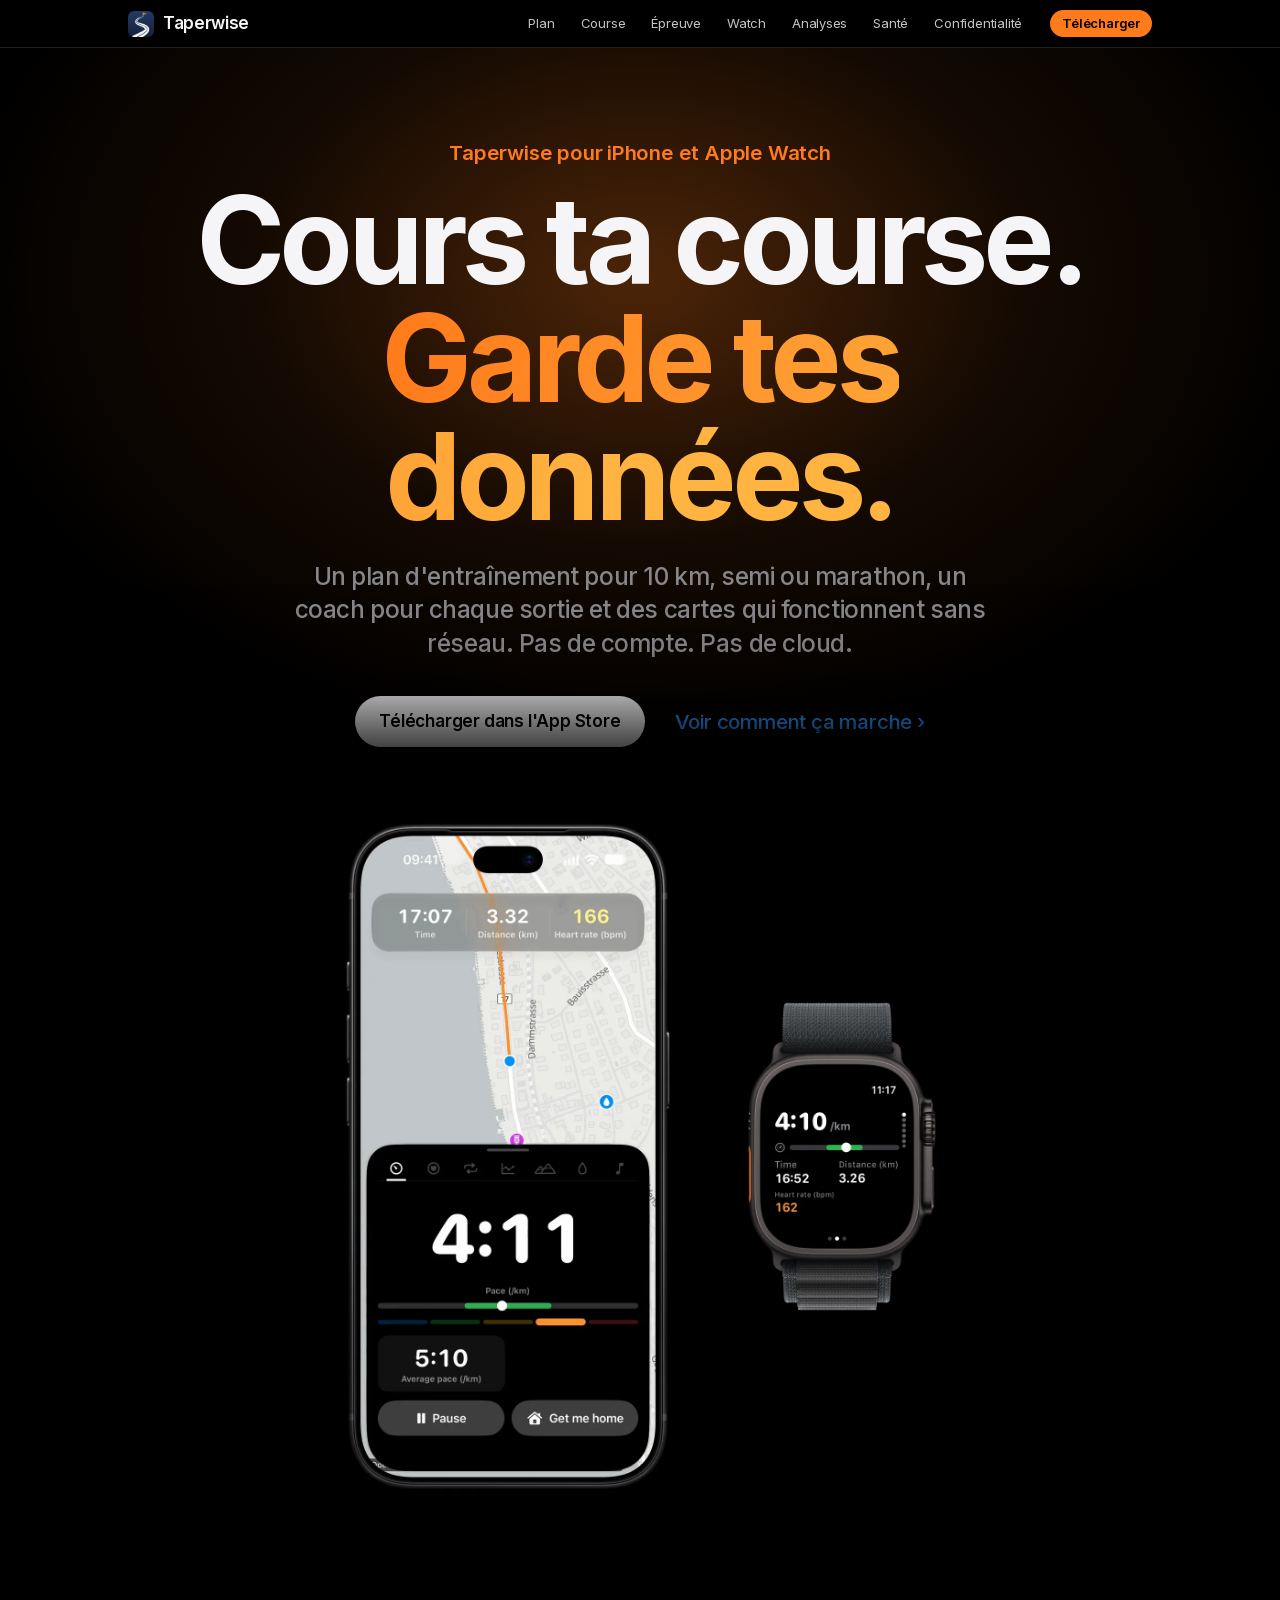
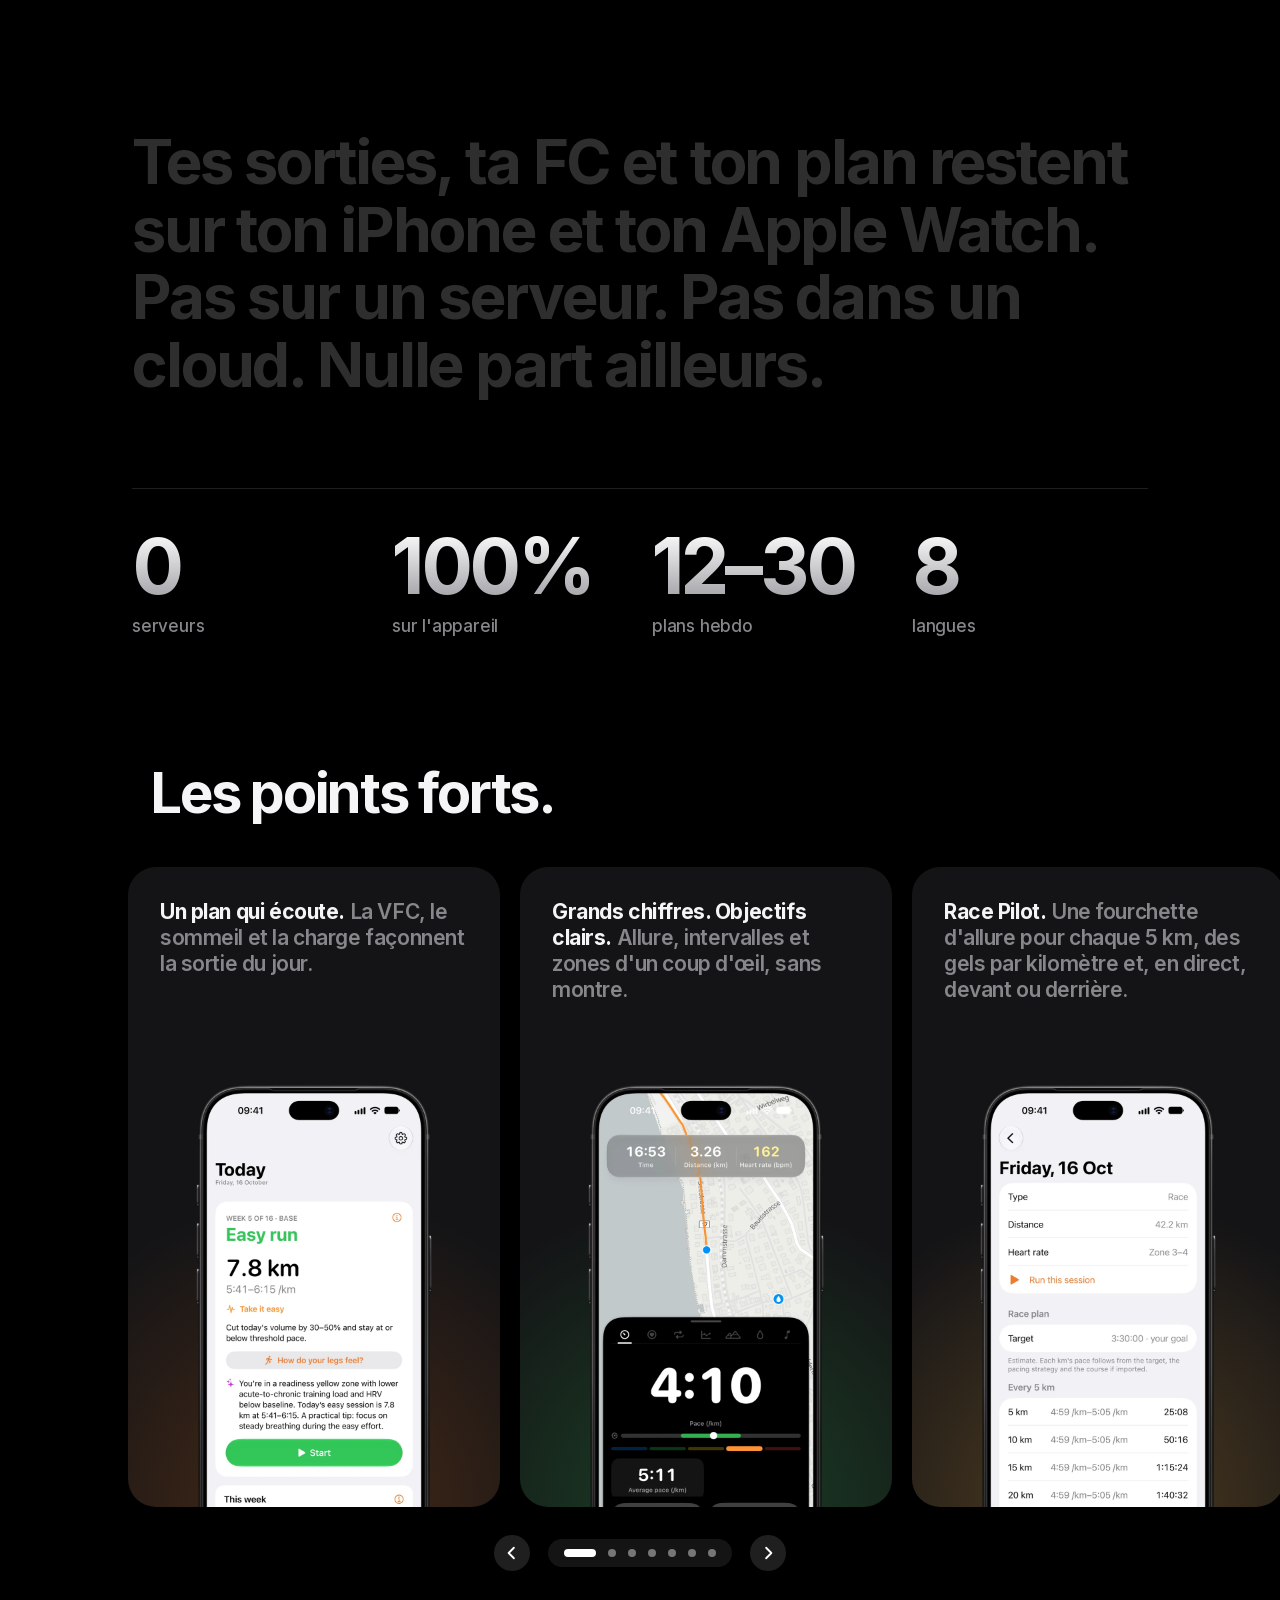
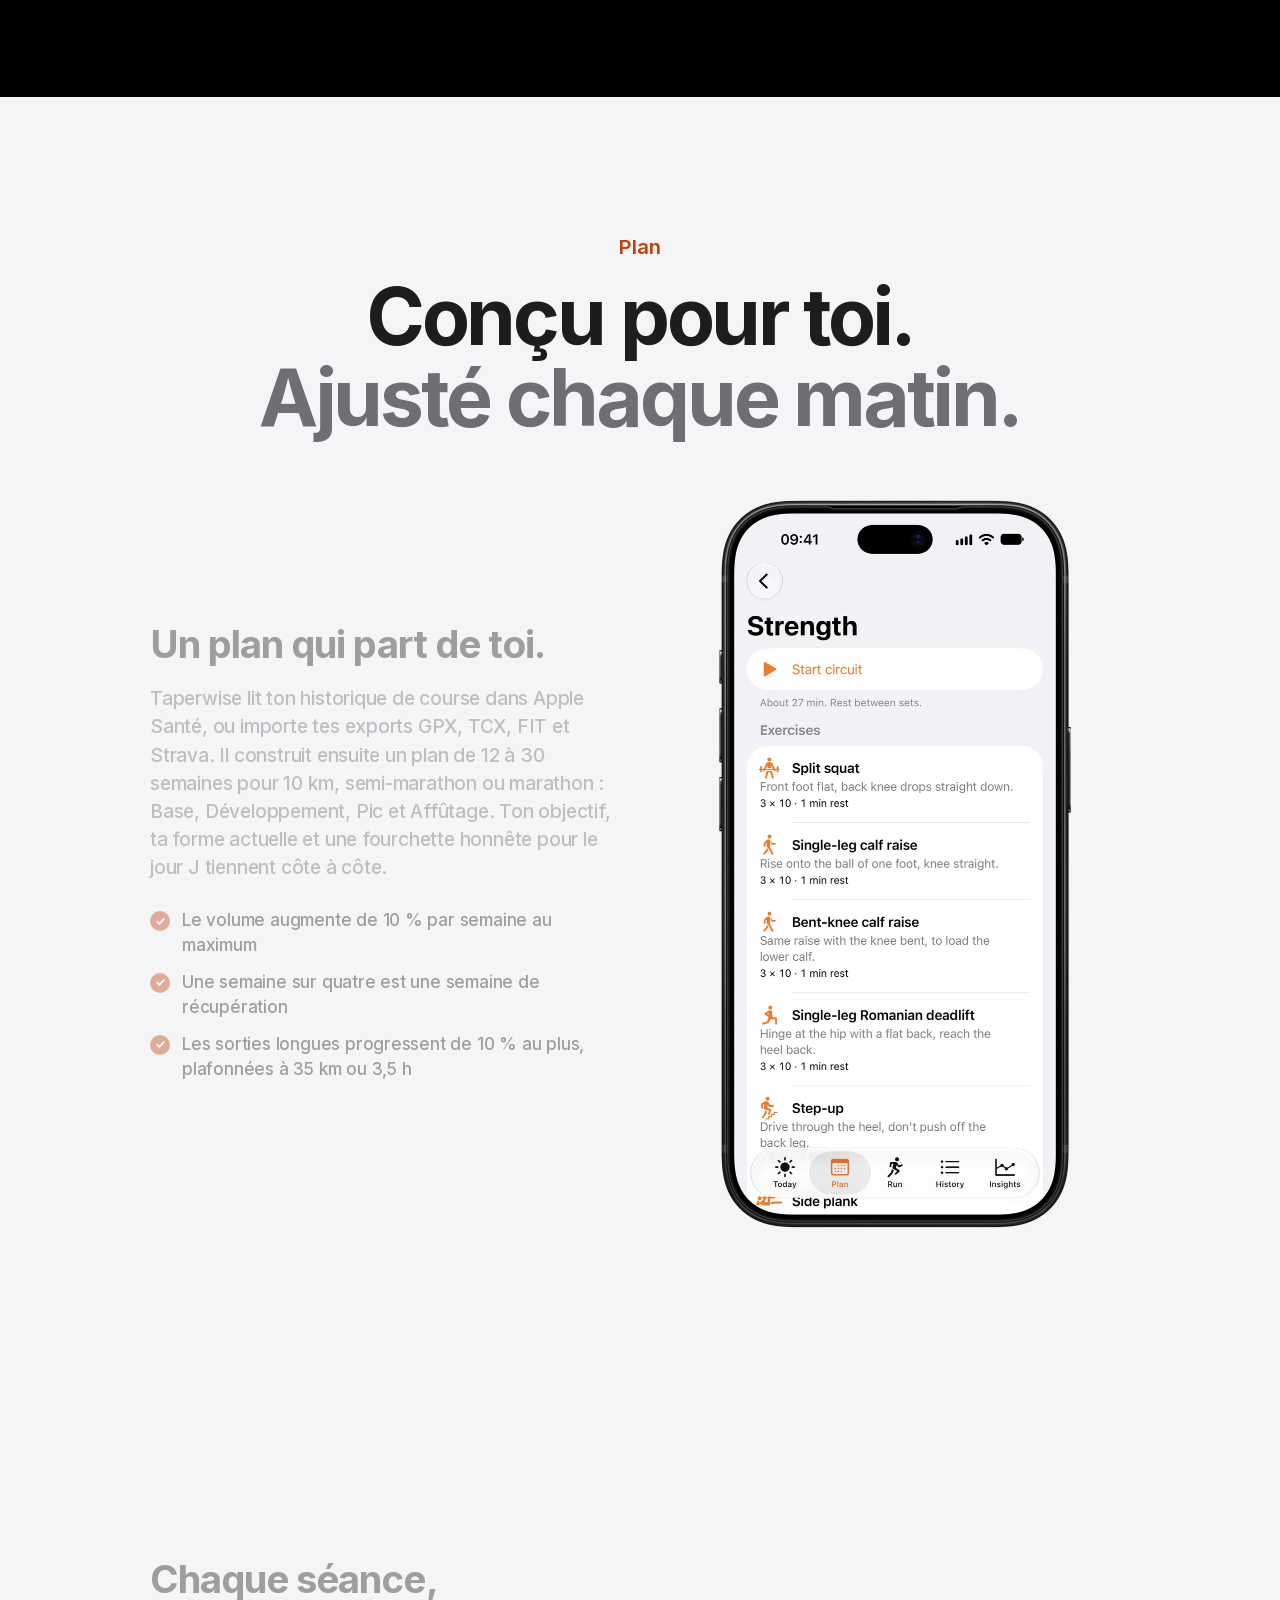
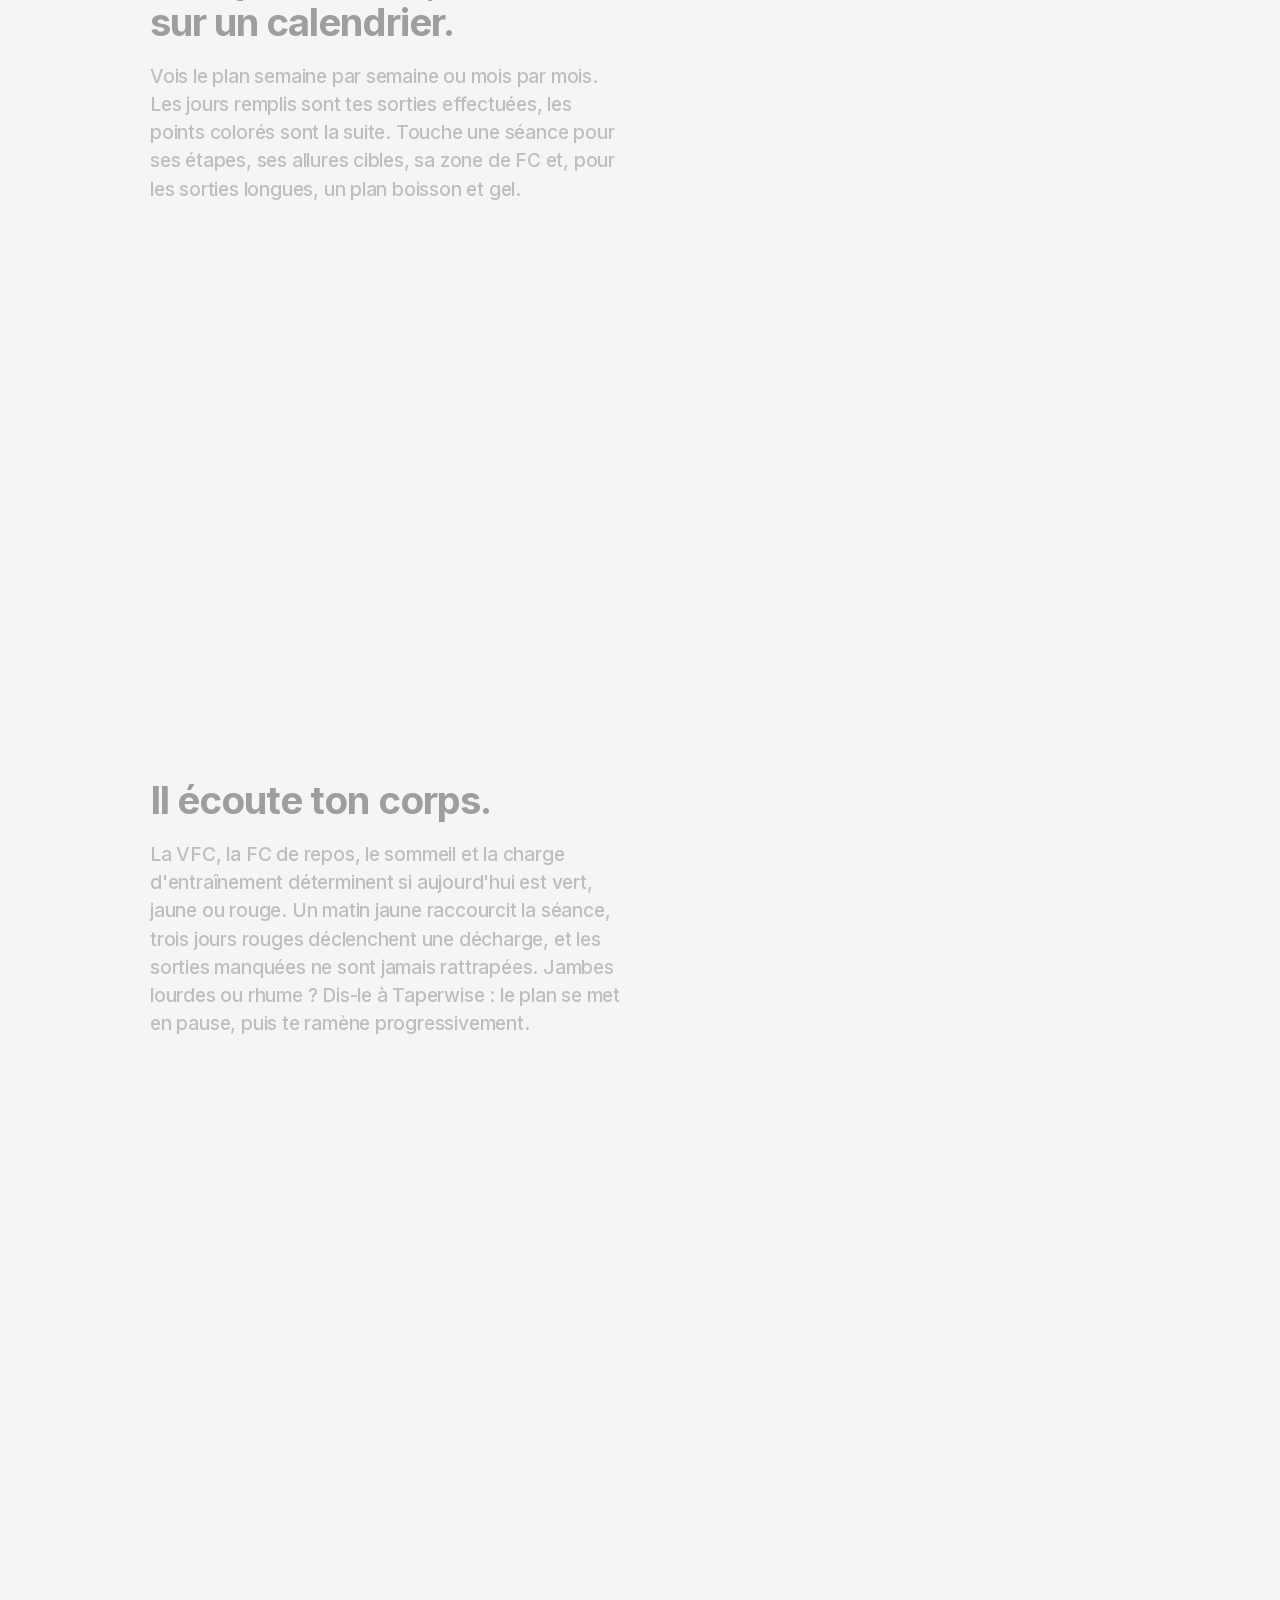
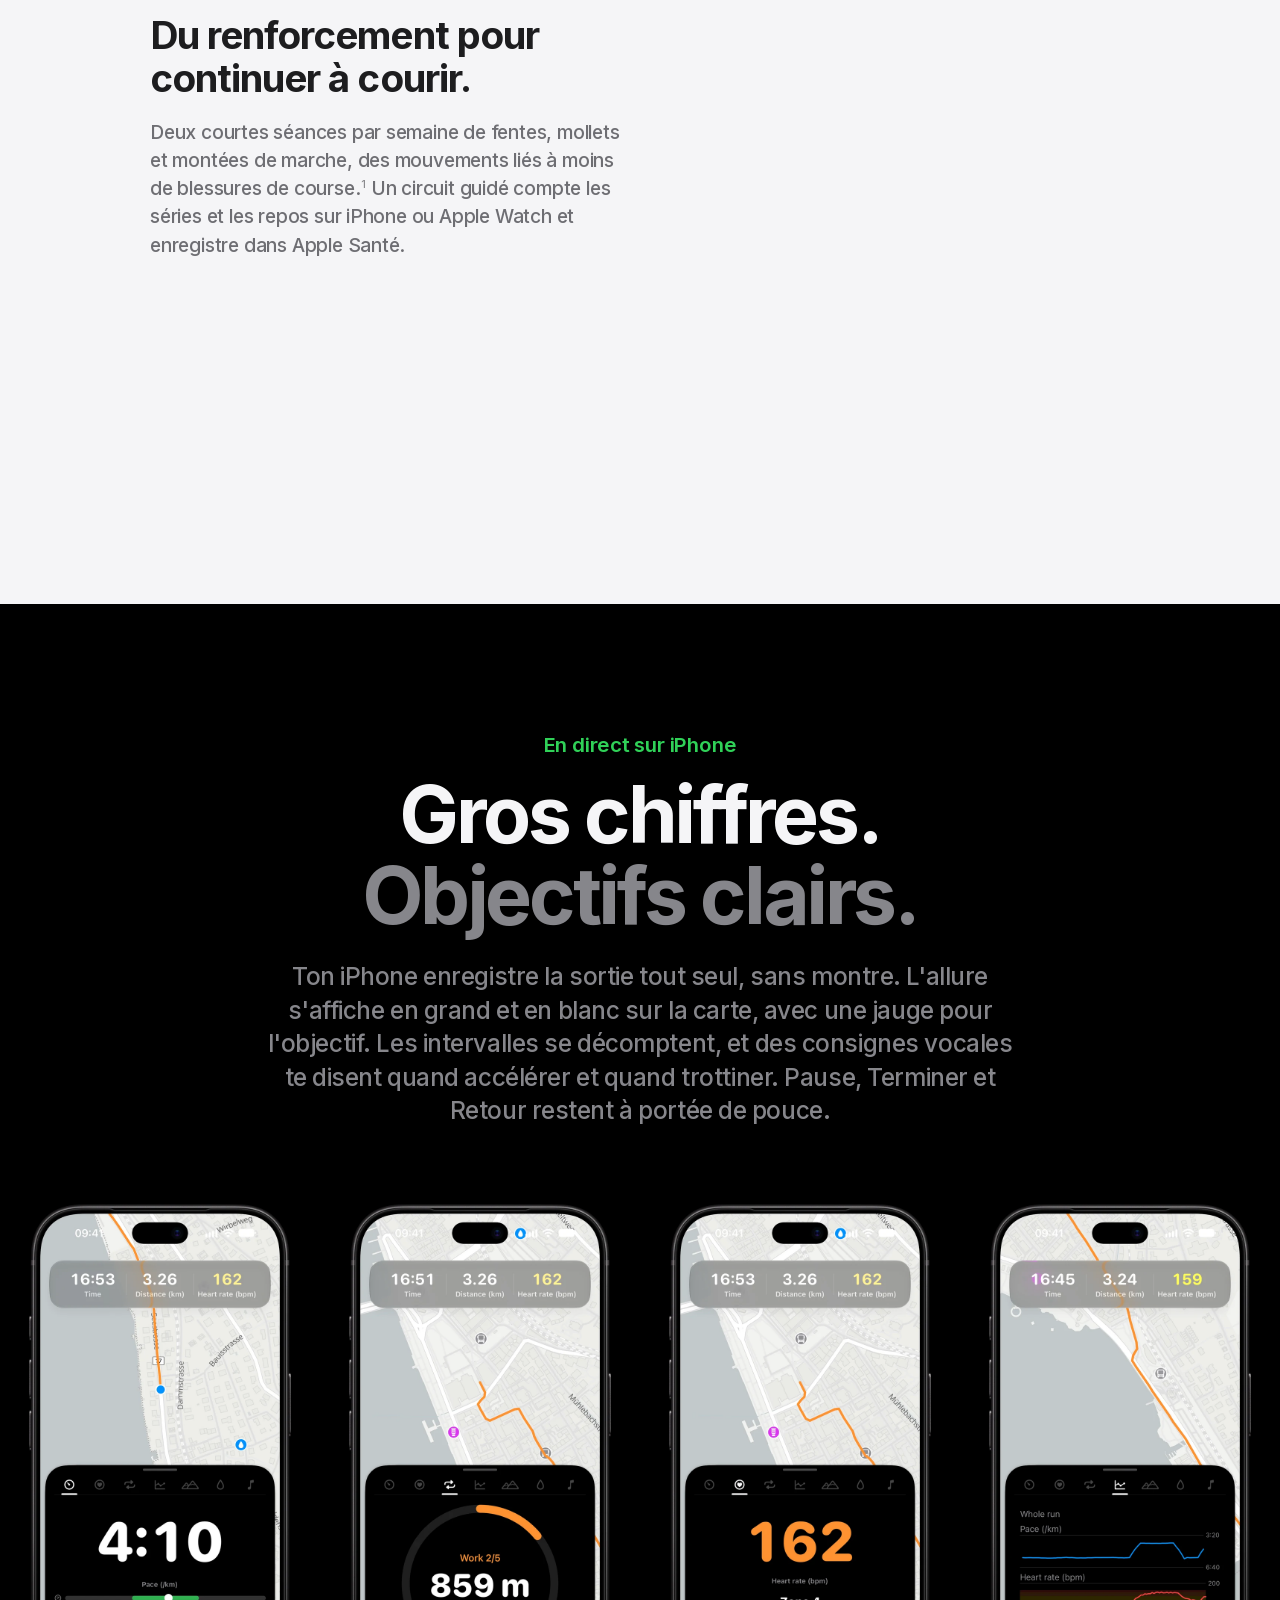
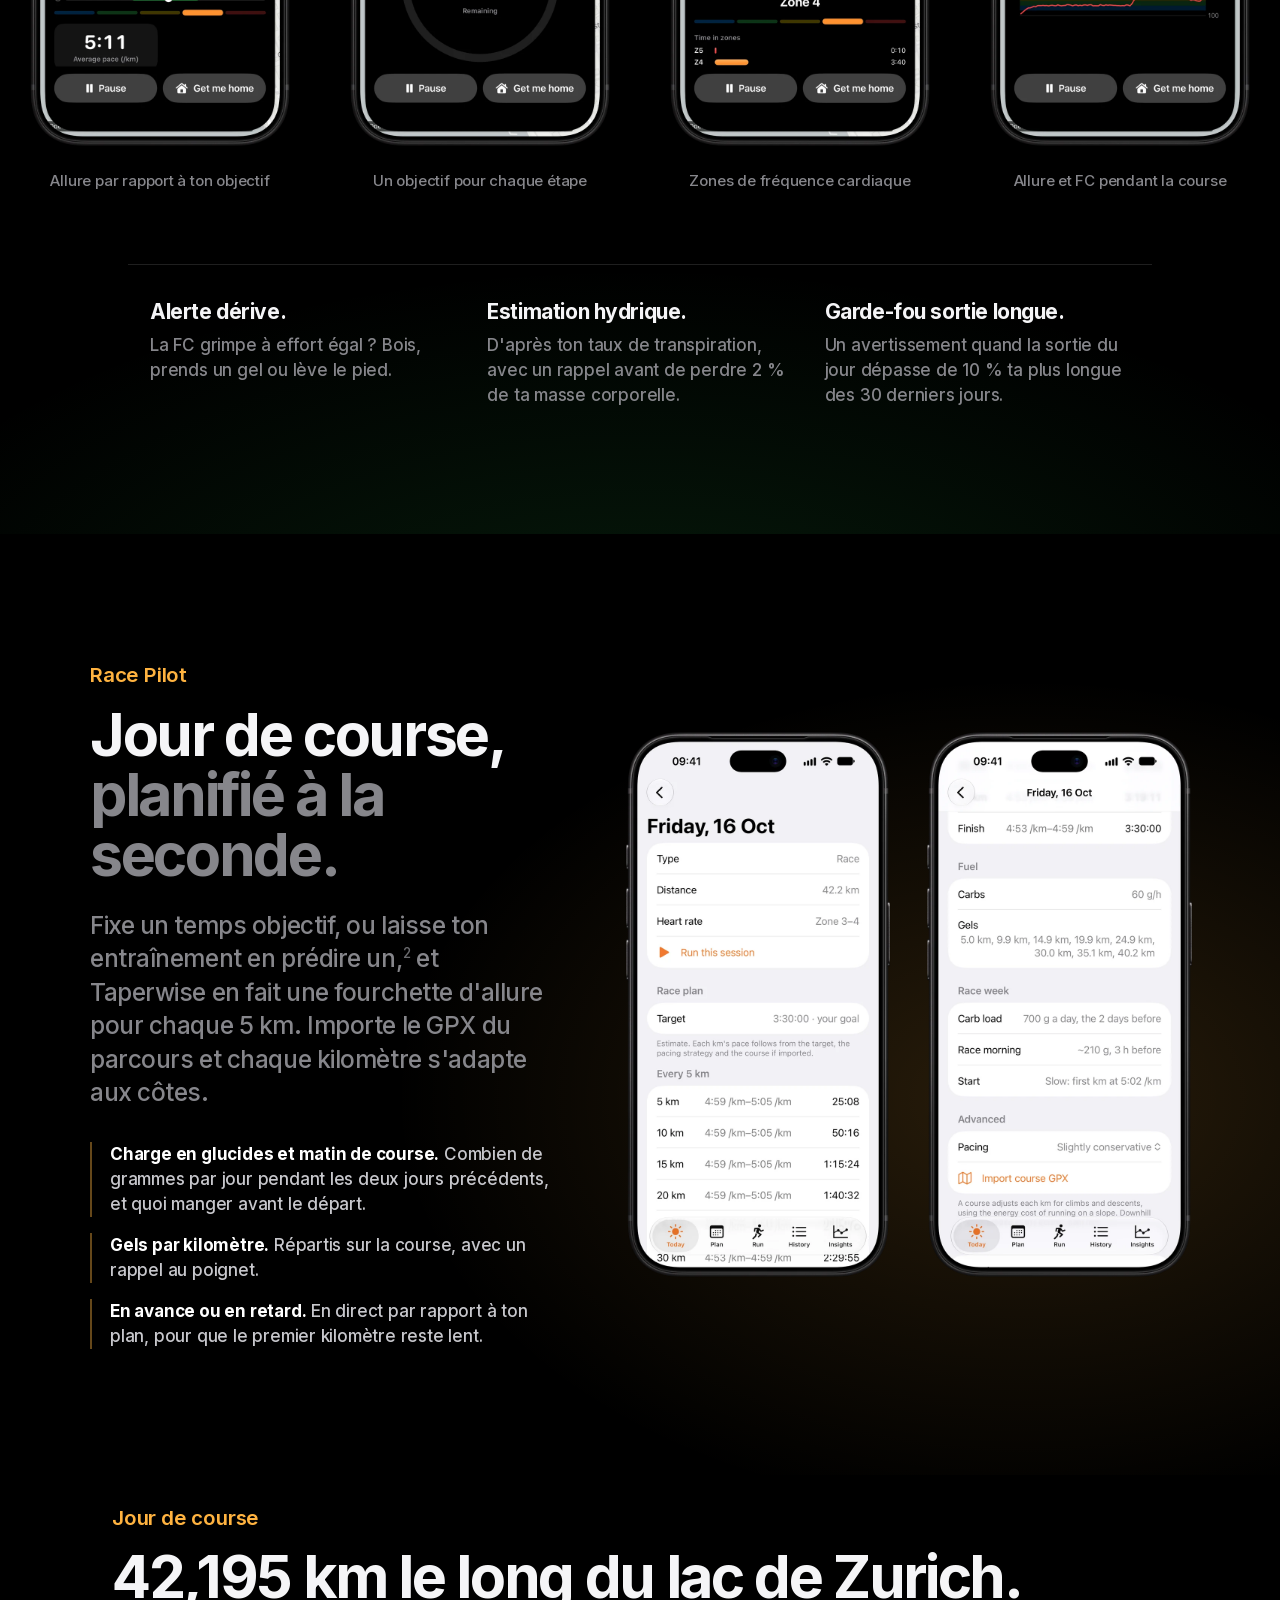
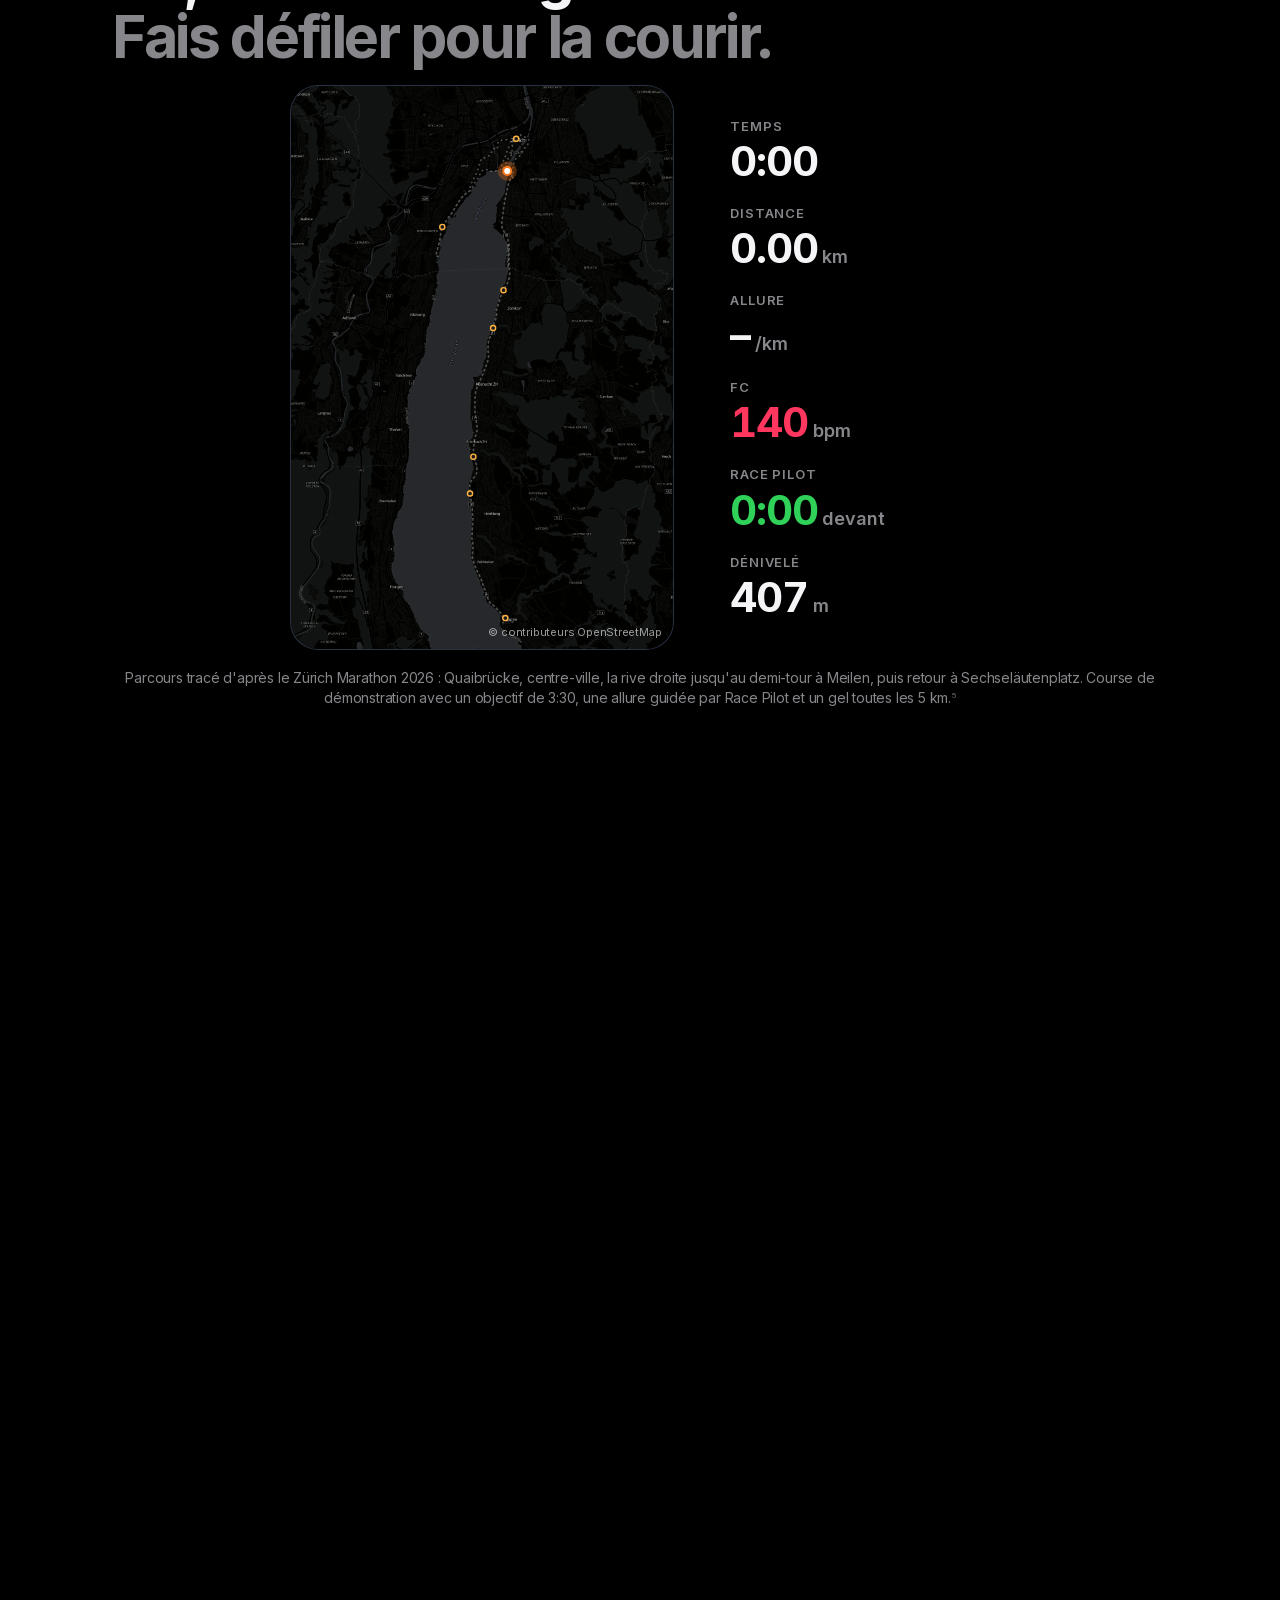
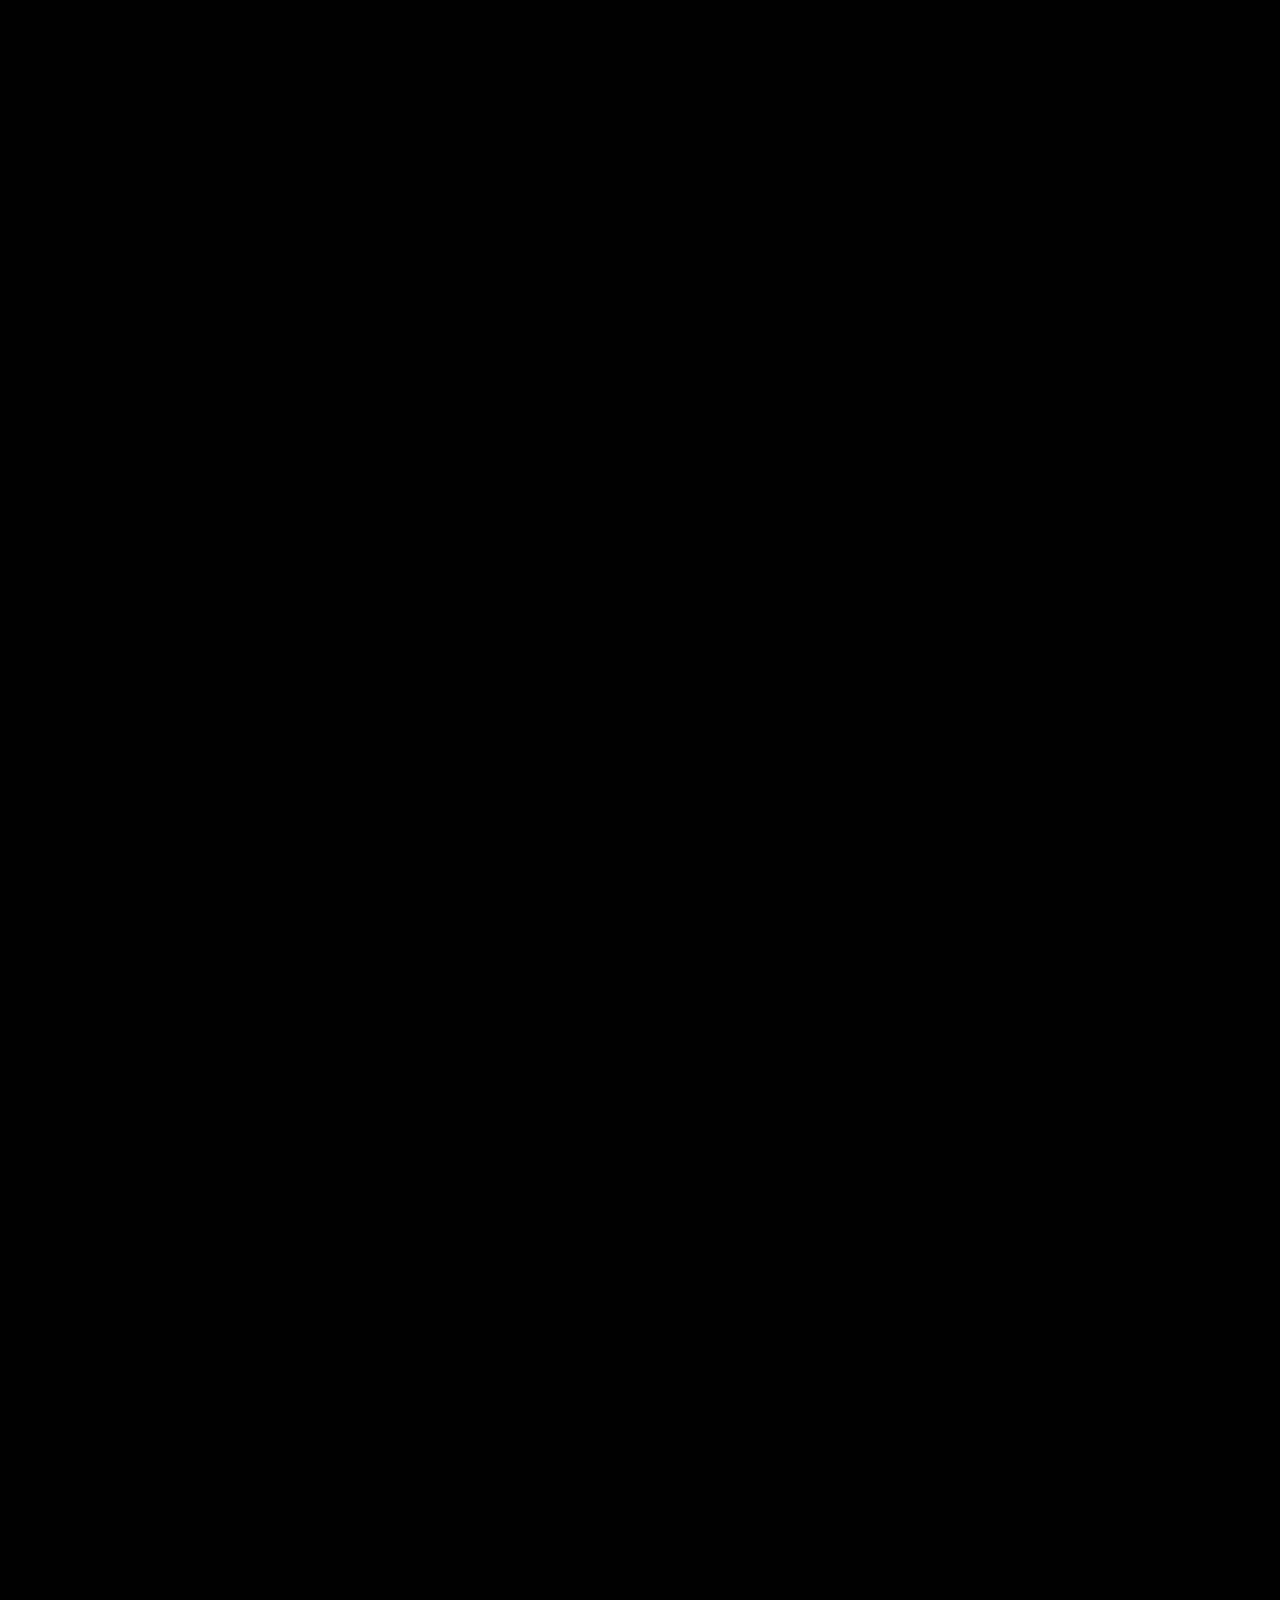
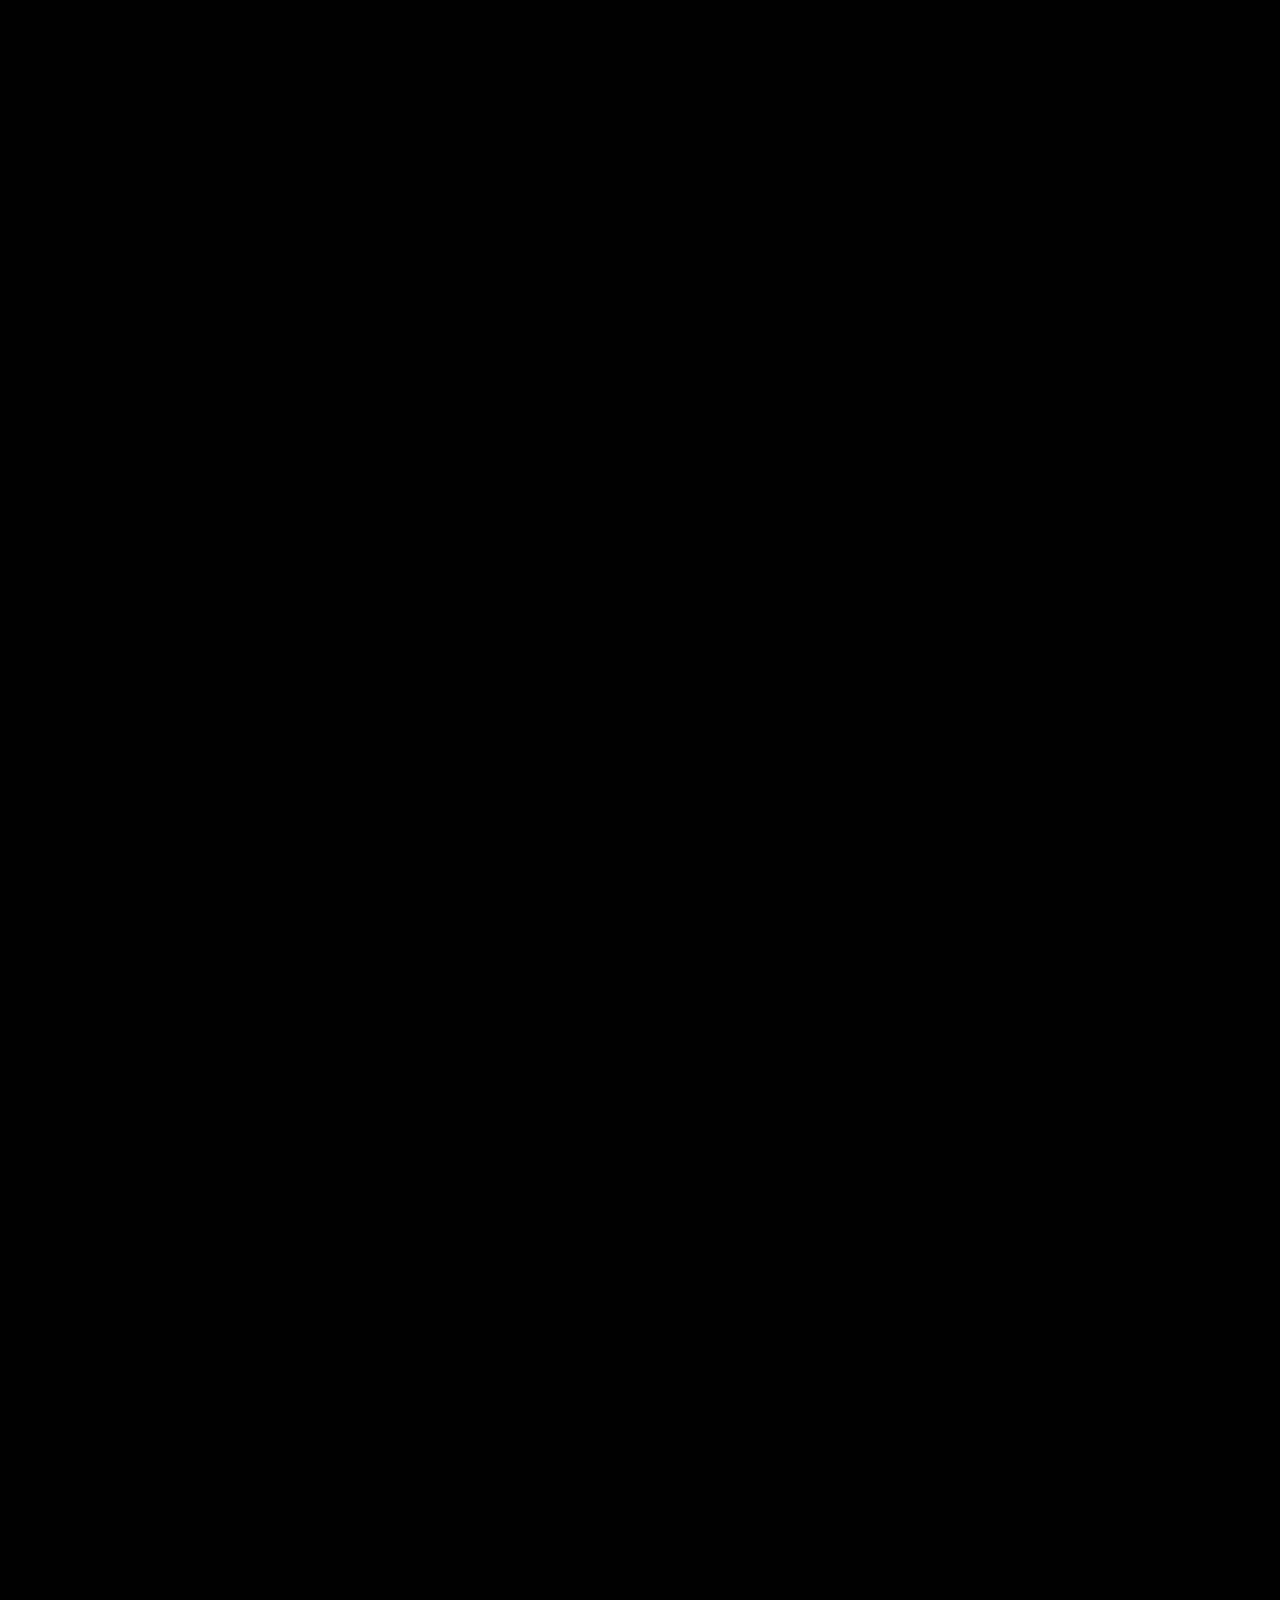
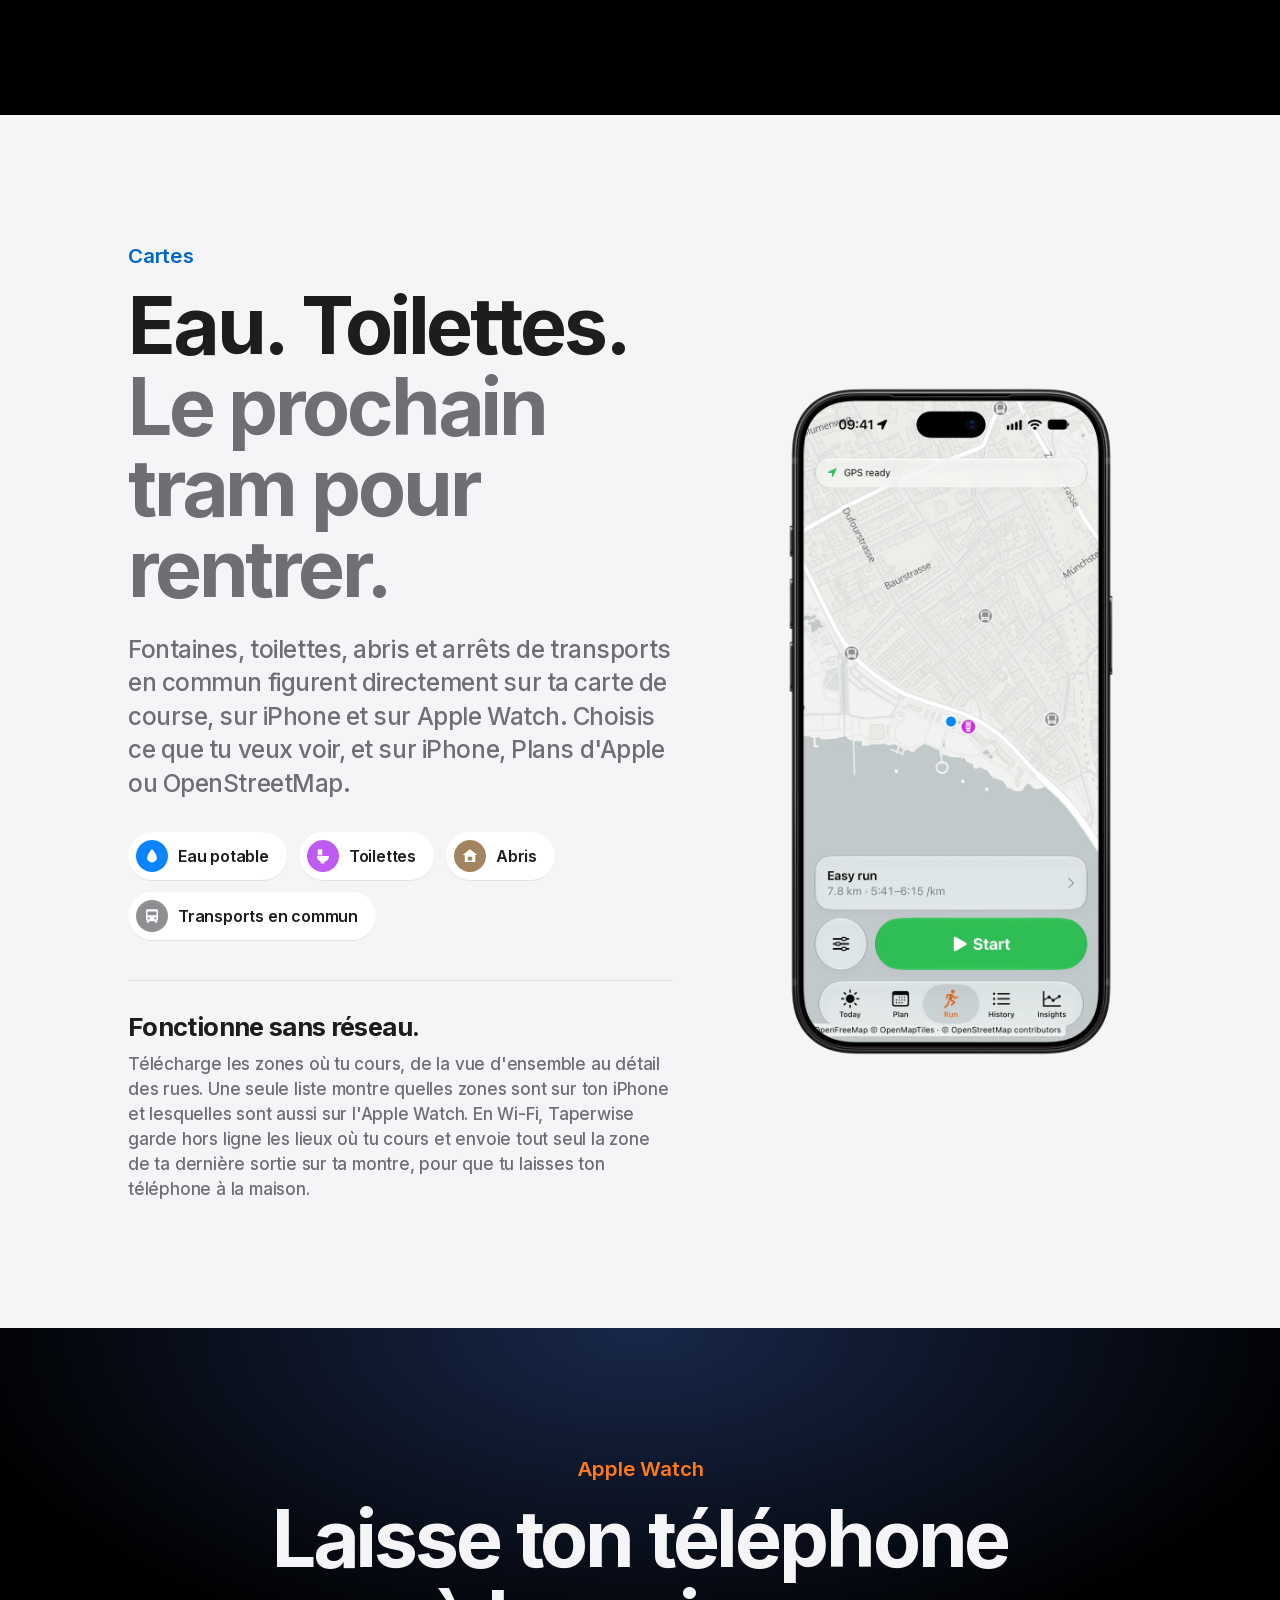
<file: fr/index.html>
<!doctype html>
<html lang="fr">
<head>
<meta charset="utf-8">
<meta name="viewport" content="width=device-width, initial-scale=1, viewport-fit=cover">
<title data-i18n="meta.title">Taperwise : plan d'entraînement marathon et semi-marathon</title>
<meta name="description" data-i18n-attr="content:meta.description" content="Plans 10 km, semi-marathon et marathon adaptés à ta FC, ta VFC et ton sommeil. Application de course Apple Watch, cartes hors ligne. Sans cloud.">
<meta name="theme-color" content="#000000">
<meta property="og:title" data-i18n-attr="content:meta.title" content="Taperwise : plan d'entraînement marathon et semi-marathon">
<meta property="og:site_name" content="Taperwise">
<meta property="og:locale" content="fr_FR">
<meta property="og:type" content="website">
<meta property="og:url" content="https://taperwise.run/fr/">
<meta name="twitter:card" content="summary">
<meta property="og:description" data-i18n-attr="content:og.description" content="Entraînement course pour iPhone et Apple Watch. Cartes hors ligne, coaching sur l'appareil, sans cloud.">
<meta property="og:image" content="https://taperwise.run/assets/img/icon.png">
<script type="application/ld+json">{"@context": "https://schema.org", "@type": "MobileApplication", "name": "Taperwise", "operatingSystem": "iOS, watchOS", "applicationCategory": "HealthApplication", "applicationSubCategory": "Running", "description": "Plans 10 km, semi-marathon et marathon adaptés à ta FC, ta VFC et ton sommeil. Application de course Apple Watch, cartes hors ligne. Sans cloud.", "url": "https://taperwise.run/fr/", "image": "https://taperwise.run/assets/img/icon.png", "inLanguage": "fr", "publisher": {"@type": "Organization", "name": "BitSpire GmbH", "email": "apps@bitspire.ch"}}</script>
<link rel="canonical" href="https://taperwise.run/fr/">
<link rel="alternate" hreflang="en" href="https://taperwise.run/">
<link rel="alternate" hreflang="de" href="https://taperwise.run/de/">
<link rel="alternate" hreflang="fr" href="https://taperwise.run/fr/">
<link rel="alternate" hreflang="it" href="https://taperwise.run/it/">
<link rel="alternate" hreflang="es" href="https://taperwise.run/es/">
<link rel="alternate" hreflang="pt-BR" href="https://taperwise.run/pt-br/">
<link rel="alternate" hreflang="nl" href="https://taperwise.run/nl/">
<link rel="alternate" hreflang="ja" href="https://taperwise.run/ja/">
<link rel="alternate" hreflang="x-default" href="https://taperwise.run/">
<link rel="alternate" type="text/markdown" href="https://taperwise.run/fr/index.md">
<link rel="icon" href="../assets/img/icon.png">
<link rel="apple-touch-icon" href="../assets/img/apple-touch-icon.png">
<link rel="stylesheet" href="../assets/site.css">
<script>document.documentElement.classList.add('js')</script>
</head>
<body>

<nav class="nav">
  <a class="brand" href="#top"><img src="../assets/img/icon.png" alt="" width="26" height="26">Taperwise</a>
  <div class="nav-links">
    <a data-i18n="nav.plan" href="#plan">Plan</a>
    <a data-i18n="nav.run" href="#run">Course</a>
    <a data-i18n="nav.race" href="#race">Épreuve</a>
    <a data-i18n="nav.watch" href="#watch">Watch</a>
    <a data-i18n="nav.insights" href="#insights">Analyses</a>
    <a data-i18n="nav.health" href="#health">Santé</a>
    <a data-i18n="nav.privacy" href="../privacy/">Confidentialité</a>
  </div>
  <a data-i18n="nav.download" class="nav-cta" href="https://apps.apple.com/app/id6823595769">Télécharger</a>
</nav>

<header class="hero dark" id="top">
  <div class="hero-copy">
    <p data-i18n="hero.eyebrow" class="eyebrow reveal">Taperwise pour iPhone et Apple Watch</p>
    <h1 data-i18n="hero.title" class="reveal">Cours ta course.<br><span class="grad">Garde tes données.</span></h1>
    <p data-i18n="hero.lead" class="lead reveal">Un plan d'entraînement pour 10 km, semi ou marathon, un coach pour chaque sortie et des cartes qui fonctionnent sans réseau. Pas de compte. Pas de cloud.</p>
    <div class="cta reveal">
      <a data-i18n="hero.store" class="store" href="https://apps.apple.com/app/id6823595769">Télécharger dans l'App Store</a>
      <a data-i18n="hero.more" class="more" href="#plan">Voir comment ça marche</a>
    </div>
  </div>
  <div class="hero-devices fade">
    <video class="dev-phone" src="../assets/video/run.mp4" poster="../assets/video/run-poster.webp" autoplay muted loop playsinline width="720" height="1472" data-i18n-attr="aria-label:hero.video" aria-label="Sortie Taperwise en direct sur iPhone : le parcours sur la carte et une allure de 4:11 au km dans la zone cible"></video>
    <img class="dev-watch" src="../assets/img/watch-metrics.webp" width="440" height="704" data-i18n-attr="alt:hero.watch" alt="Taperwise sur Apple Watch : allure 4:10 au km dans la cible, FC 162">
  </div>
</header>

<section class="dark statement">
  <p data-i18n="statement.text" class="words" data-words>Tes sorties, ta FC et ton plan restent sur ton iPhone et ton Apple Watch. Pas sur un serveur. Pas dans un cloud. Nulle part ailleurs.</p>
  <dl class="stats">
    <div class="reveal"><dd>0</dd><dt data-i18n="stats.servers">serveurs</dt></div>
    <div class="reveal"><dd>100%</dd><dt data-i18n="stats.ondevice">sur l'appareil</dt></div>
    <div class="reveal"><dd>12–30</dd><dt data-i18n="stats.plans">plans hebdo</dt></div>
    <div class="reveal"><dd>8</dd><dt data-i18n="stats.languages">langues</dt></div>
  </dl>
</section>

<section class="dark highlights" aria-labelledby="hl-title">
  <div class="hl-head reveal">
    <h2 id="hl-title" data-i18n="hl.title">Les points forts.</h2>
  </div>
  <div class="hl-track" data-hl>
    <a class="hl-card hl-plan" href="#plan">
      <p data-i18n="hl.plan"><strong>Un plan qui écoute.</strong> La VFC, le sommeil et la charge façonnent la sortie du jour.</p>
      <img src="../assets/img/phone-today.webp" width="720" height="1472" alt="" loading="lazy">
    </a>
    <a class="hl-card hl-run" href="#run">
      <p data-i18n="hl.run"><strong>Grands chiffres. Objectifs clairs.</strong> Allure, intervalles et zones d'un coup d'œil, sans montre.</p>
      <img src="../assets/img/phone-run-metrics.webp" width="720" height="1472" alt="" loading="lazy">
    </a>
    <a class="hl-card hl-race" href="#race">
      <p data-i18n="hl.race"><strong>Race Pilot.</strong> Une fourchette d'allure pour chaque 5 km, des gels par kilomètre et, en direct, devant ou derrière.</p>
      <img src="../assets/img/phone-race-pilot.webp" width="720" height="1472" alt="" loading="lazy">
    </a>
    <a class="hl-card hl-watch" href="#watch">
      <p data-i18n="hl.watch"><strong>Laisse ton téléphone à la maison.</strong> Toute la sortie sur Apple Watch, avec des cartes hors ligne.</p>
      <img class="hl-watch-img" src="../assets/img/watch-metrics.webp" width="440" height="704" alt="" loading="lazy">
    </a>
    <a class="hl-card hl-insights" href="#insights">
      <p data-i18n="hl.insights"><strong>Vois ta forme progresser.</strong> VDOT, VFC nocturne, charge d'entraînement et sept autres analyses.</p>
      <img src="../assets/img/phone-recovery.webp" width="720" height="1472" alt="" loading="lazy">
    </a>
    <a class="hl-card hl-health" href="#health">
      <p data-i18n="hl.health"><strong>Tes zones d'Apple Santé.</strong> Les mêmes zones de fréquence cardiaque que dans Forme et l'app Exercice.</p>
      <img src="../assets/img/phone-settings-zones.webp" width="720" height="1472" alt="" loading="lazy">
    </a>
    <a class="hl-card hl-private" href="#private">
      <p data-i18n="hl.private"><strong>Pas de compte. Pas de serveurs.</strong> Tes sorties restent sur ton iPhone, ton Apple Watch et dans Apple Santé.</p>
      <span class="hl-lock" aria-hidden="true"><svg viewBox="0 0 24 24"><path fill="currentColor" d="M12 2a5 5 0 0 0-5 5v3H6a2 2 0 0 0-2 2v8a2 2 0 0 0 2 2h12a2 2 0 0 0 2-2v-8a2 2 0 0 0-2-2h-1V7a5 5 0 0 0-5-5Zm-3 8V7a3 3 0 1 1 6 0v3H9Z"/></svg></span>
    </a>
  </div>
  <div class="hl-nav">
    <button class="hl-arrow" type="button" data-step="-1" data-i18n-attr="aria-label:hl.prev" aria-label="Précédent"><svg viewBox="0 0 24 24" aria-hidden="true"><path d="m14.5 5-7 7 7 7"/></svg></button>
    <div class="hl-dots" role="tablist"></div>
    <button class="hl-arrow" type="button" data-step="1" data-i18n-attr="aria-label:hl.next" aria-label="Suivant"><svg viewBox="0 0 24 24" aria-hidden="true"><path d="m9.5 5 7 7-7 7"/></svg></button>
  </div>
</section>

<section class="light story-wrap" id="plan">
  <div class="section-head reveal">
    <p data-i18n="plan.eyebrow" class="eyebrow">Plan</p>
    <h2 data-i18n="plan.title">Conçu pour toi.<br><span class="soft">Ajusté chaque matin.</span></h2>
  </div>
  <div class="story">
    <div class="story-text">
      <article class="step" data-shot="0">
        <img class="step-phone" src="../assets/img/phone-plan.webp" width="720" height="1472" data-i18n-attr="alt:plan.adapt.alt" alt="Plan Taperwise : marathon dans 76 jours, objectif de temps, estimation le jour J de 3:22 à 3:38, dans les temps avec 209,9 km sur 229" loading="lazy">
        <h3 data-i18n="plan.adapt.title">Un plan qui part de toi.</h3>
        <p data-i18n="plan.adapt.text">Taperwise lit ton historique de course dans Apple Santé, ou importe tes exports GPX, TCX, FIT et Strava. Il construit ensuite un plan de 12 à 30 semaines pour 10 km, semi-marathon ou marathon : Base, Développement, Pic et Affûtage. Ton objectif, ta forme actuelle et une fourchette honnête pour le jour J tiennent côte à côte.</p>
        <ul class="ticks">
          <li data-i18n="plan.adapt.tick1">Le volume augmente de 10 % par semaine au maximum</li>
          <li data-i18n="plan.adapt.tick2">Une semaine sur quatre est une semaine de récupération</li>
          <li data-i18n="plan.adapt.tick3">Les sorties longues progressent de 10 % au plus, plafonnées à 35 km ou 3,5 h</li>
        </ul>
      </article>
      <article class="step" data-shot="1">
        <img class="step-phone" src="../assets/img/phone-plan-calendar.webp" width="720" height="1472" data-i18n-attr="alt:plan.calendar.alt" alt="Calendrier du plan pour octobre avec sorties effectuées et séances prévues" loading="lazy">
        <h3 data-i18n="plan.calendar.title">Chaque séance, sur un calendrier.</h3>
        <p data-i18n="plan.calendar.text">Vois le plan semaine par semaine ou mois par mois. Les jours remplis sont tes sorties effectuées, les points colorés sont la suite. Touche une séance pour ses étapes, ses allures cibles, sa zone de FC et, pour les sorties longues, un plan boisson et gel.</p>
      </article>
      <article class="step" data-shot="2">
        <img class="step-phone" src="../assets/img/phone-today.webp" width="720" height="1472" data-i18n-attr="alt:plan.today.alt" alt="Taperwise Aujourd'hui : footing facile, 7,8 km à 5:41–6:15 au km, vas-y doucement, réduis le volume du jour de 30 à 50 %, et une note du coach" loading="lazy">
        <h3 data-i18n="plan.today.title">Il écoute ton corps.</h3>
        <p data-i18n="plan.today.text">La VFC, la FC de repos, le sommeil et la charge d'entraînement déterminent si aujourd'hui est vert, jaune ou rouge. Un matin jaune raccourcit la séance, trois jours rouges déclenchent une décharge, et les sorties manquées ne sont jamais rattrapées. Jambes lourdes ou rhume ? Dis-le à Taperwise : le plan se met en pause, puis te ramène progressivement.</p>
      </article>
      <article class="step" data-shot="3">
        <img class="step-phone" src="../assets/img/phone-strength.webp" width="720" height="1472" data-i18n-attr="alt:plan.strength.alt" alt="Renforcement : fentes, mollets, soulevé de terre roumain sur une jambe et montée de marche, environ 27 minutes" loading="lazy">
        <h3 data-i18n="plan.strength.title">Du renforcement pour continuer à courir.</h3>
        <p data-i18n="plan.strength.text">Deux courtes séances par semaine de fentes, mollets et montées de marche, des mouvements liés à moins de blessures de course.<sup><a href="#fn1">1</a></sup> Un circuit guidé compte les séries et les repos sur iPhone ou Apple Watch et enregistre dans Apple Santé.</p>
      </article>
    </div>
    <div class="story-device">
      <img class="on" src="../assets/img/phone-plan.webp" width="720" height="1472" alt="" loading="lazy">
      <img src="../assets/img/phone-plan-calendar.webp" width="720" height="1472" alt="" loading="lazy">
      <img src="../assets/img/phone-today.webp" width="720" height="1472" alt="" loading="lazy">
      <img src="../assets/img/phone-strength.webp" width="720" height="1472" alt="" loading="lazy">
    </div>
  </div>
</section>

<section class="dark live" id="run">
  <div class="section-head reveal">
    <p data-i18n="live.eyebrow" class="eyebrow green">En direct sur iPhone</p>
    <h2 data-i18n="live.title">Gros chiffres.<br><span class="soft">Objectifs clairs.</span></h2>
    <p data-i18n="live.lead" class="lead">Ton iPhone enregistre la sortie tout seul, sans montre. L'allure s'affiche en grand et en blanc sur la carte, avec une jauge pour l'objectif. Les intervalles se décomptent, et des consignes vocales te disent quand accélérer et quand trottiner. Pause, Terminer et Retour restent à portée de pouce.</p>
  </div>
  <div class="phone-row fade">
    <figure><img src="../assets/img/phone-run-metrics.webp" width="720" height="1472" data-i18n-attr="alt:live.pace.alt" alt="Sortie en direct : allure 4:10 au km dans la zone cible, moyenne 5:11" loading="lazy"><figcaption data-i18n="live.pace.cap">Allure par rapport à ton objectif</figcaption></figure>
    <figure><img src="../assets/img/phone-run-interval.webp" width="720" height="1472" data-i18n-attr="alt:live.interval.alt" alt="Page intervalles : effort 2 sur 5, 859 m restants" loading="lazy"><figcaption data-i18n="live.interval.cap">Un objectif pour chaque étape</figcaption></figure>
    <figure><img src="../assets/img/phone-run-zones.webp" width="720" height="1472" data-i18n-attr="alt:live.zones.alt" alt="FC 162 en zone 4 avec temps passé par zone" loading="lazy"><figcaption data-i18n="live.zones.cap">Zones de fréquence cardiaque</figcaption></figure>
    <figure><img src="../assets/img/phone-run-chart.webp" width="720" height="1472" data-i18n-attr="alt:live.chart.alt" alt="Graphique allure et FC de toute la sortie" loading="lazy"><figcaption data-i18n="live.chart.cap">Allure et FC pendant la course</figcaption></figure>
  </div>
  <ul class="cues reveal">
    <li data-i18n="live.cue1"><strong>Alerte dérive.</strong> La FC grimpe à effort égal ? Bois, prends un gel ou lève le pied.</li>
    <li data-i18n="live.cue2"><strong>Estimation hydrique.</strong> D'après ton taux de transpiration, avec un rappel avant de perdre 2 % de ta masse corporelle.</li>
    <li data-i18n="live.cue3"><strong>Garde-fou sortie longue.</strong> Un avertissement quand la sortie du jour dépasse de 10 % ta plus longue des 30 derniers jours.</li>
  </ul>
</section>

<section class="dark race" id="race">
  <div class="race-grid">
    <div class="race-copy reveal">
      <p data-i18n="race.eyebrow" class="eyebrow amber">Race Pilot</p>
      <h2 data-i18n="race.title">Jour de course,<br><span class="soft">planifié à la seconde.</span></h2>
      <p data-i18n="race.lead" class="lead">Fixe un temps objectif, ou laisse ton entraînement en prédire un,<sup><a href="#fn2">2</a></sup> et Taperwise en fait une fourchette d'allure pour chaque 5 km. Importe le GPX du parcours et chaque kilomètre s'adapte aux côtes.</p>
      <ul class="facts">
        <li data-i18n="race.fact1"><strong>Charge en glucides et matin de course.</strong> Combien de grammes par jour pendant les deux jours précédents, et quoi manger avant le départ.</li>
        <li data-i18n="race.fact2"><strong>Gels par kilomètre.</strong> Répartis sur la course, avec un rappel au poignet.</li>
        <li data-i18n="race.fact3"><strong>En avance ou en retard.</strong> En direct par rapport à ton plan, pour que le premier kilomètre reste lent.</li>
      </ul>
    </div>
    <div class="race-phones fade">
      <img src="../assets/img/phone-race-pilot.webp" width="720" height="1472" data-i18n-attr="alt:race.pilot.alt" alt="Plan de course : marathon, objectif 3:30:00, fourchette d'allure 4:59 à 5:05 au km avec temps de passage tous les 5 km" loading="lazy">
      <img src="../assets/img/phone-race-band.webp" width="720" height="1472" data-i18n-attr="alt:race.band.alt" alt="Plan de course, suite : 60 g de glucides par heure, gels par kilomètre, la checklist de la semaine de course et l'import du GPX du parcours" loading="lazy">
    </div>
  </div>
</section>

<section class="dark replay" id="marathon" data-replay>
  <div class="replay-sticky">
    <div class="replay-head">
      <p data-i18n="marathon.eyebrow" class="eyebrow amber">Jour de course</p>
      <h2 data-i18n="marathon.title">42,195 km le long du lac de Zurich.<br><span class="soft">Fais défiler pour la courir.</span></h2>
    </div>
    <div class="replay-stage">
      <div class="replay-map">
        <img src="../assets/img/zurich-marathon.jpg" alt="" width="1350" height="1980" loading="lazy">
        <svg viewBox="0 0 1350 1980" aria-hidden="true">
          <path class="trail-ghost"></path>
          <g class="gels"></g>
          <path class="trail"></path>
          <circle class="runner-halo" r="34"></circle>
          <circle class="runner" r="14"></circle>
        </svg>
        <span data-i18n="map.attribution" class="attribution">© contributeurs OpenStreetMap</span>
      </div>
      <dl class="hud">
        <div><dt data-i18n="hud.time">Temps</dt><dd data-hud="time">0:00</dd></div>
        <div><dt data-i18n="hud.distance">Distance</dt><dd><span data-hud="dist">0.00</span><small>km</small></dd></div>
        <div><dt data-i18n="hud.pace">Allure</dt><dd><span data-hud="pace">–</span><small>/km</small></dd></div>
        <div class="hr"><dt data-i18n="hud.heartrate">FC</dt><dd><span data-hud="hr">–</span><small>bpm</small></dd></div>
        <div class="pilot"><dt data-i18n="hud.pilot">Race Pilot</dt><dd><span data-hud="pilot">0:00</span><small data-hud="pilotWord" data-i18n-attr="data-ahead:hud.ahead;data-behind:hud.behind" data-ahead="devant" data-behind="derrière">ahead</small></dd></div>
        <div><dt data-i18n="hud.elevation">Dénivelé</dt><dd><span data-hud="ele">–</span><small>m</small></dd></div>
      </dl>
    </div>
    <p data-i18n="marathon.note" class="replay-note">Parcours tracé d'après le Zürich Marathon 2026 : Quaibrücke, centre-ville, la rive droite jusqu'au demi-tour à Meilen, puis retour à Sechseläutenplatz. Course de démonstration avec un objectif de 3:30, une allure guidée par Race Pilot et un gel toutes les 5 km.<sup><a href="#fn5">5</a></sup></p>
  </div>
</section>

<section class="light maps" id="maps">
  <div class="maps-grid">
    <div class="maps-copy reveal">
      <p data-i18n="maps.eyebrow" class="eyebrow blue">Cartes</p>
      <h2 data-i18n="maps.title">Eau. Toilettes.<br><span class="soft">Le prochain tram pour rentrer.</span></h2>
      <p data-i18n="maps.lead" class="lead">Fontaines, toilettes, abris et arrêts de transports en commun figurent directement sur ta carte de course, sur iPhone et sur Apple Watch. Choisis ce que tu veux voir, et sur iPhone, Plans d'Apple ou OpenStreetMap.</p>
      <ul class="poi">
        <li><span class="poi-ico water"><svg viewBox="0 0 24 24"><path d="M12 2.5S5.5 9.6 5.5 14.2a6.5 6.5 0 0 0 13 0C18.5 9.6 12 2.5 12 2.5Z"/></svg></span><span data-i18n="maps.poi.water">Eau potable</span></li>
        <li><span class="poi-ico toilet"><svg viewBox="0 0 24 24"><path d="M5 3h6v8H5zM4 12h16a8 8 0 0 1-6 7.7V22H9v-2.3A8 8 0 0 1 4 12Z"/></svg></span><span data-i18n="maps.poi.toilets">Toilettes</span></li>
        <li><span class="poi-ico shelter"><svg viewBox="0 0 24 24"><path d="M12 3 2 10.5h3V20h14v-9.5h3L12 3Zm-3 15v-5h6v5H9Z"/></svg></span><span data-i18n="maps.poi.shelters">Abris</span></li>
        <li><span class="poi-ico transit"><svg viewBox="0 0 24 24"><path d="M6 3h12a2 2 0 0 1 2 2v11a2 2 0 0 1-1 1.7V20a1 1 0 0 1-1 1h-1a1 1 0 0 1-1-1v-1H8v1a1 1 0 0 1-1 1H6a1 1 0 0 1-1-1v-2.3A2 2 0 0 1 4 16V5a2 2 0 0 1 2-2Zm0 3v5h12V6H6Zm1.5 7.5a1.5 1.5 0 1 0 0 3 1.5 1.5 0 0 0 0-3Zm9 0a1.5 1.5 0 1 0 0 3 1.5 1.5 0 0 0 0-3Z"/></svg></span><span data-i18n="maps.poi.transit">Transports en commun</span></li>
      </ul>
      <div class="offline">
        <h3 data-i18n="maps.offline.title">Fonctionne sans réseau.</h3>
        <p data-i18n="maps.offline.text">Télécharge les zones où tu cours, de la vue d'ensemble au détail des rues. Une seule liste montre quelles zones sont sur ton iPhone et lesquelles sont aussi sur l'Apple Watch. En Wi-Fi, Taperwise garde hors ligne les lieux où tu cours et envoie tout seul la zone de ta dernière sortie sur ta montre, pour que tu laisses ton téléphone à la maison.</p>
      </div>
    </div>
    <img class="maps-phone fade" src="../assets/img/phone-run-map.webp" width="720" height="1472" data-i18n-attr="alt:maps.phone.alt" alt="Onglet Course : carte avec eau potable, toilettes et arrêts de bus, GPS prêt, footing du jour de 10,9 km et bouton Démarrer" loading="lazy">
  </div>
</section>

<section class="dark watch-sec" id="watch">
  <div class="section-head reveal">
    <p data-i18n="watch.eyebrow" class="eyebrow">Apple Watch</p>
    <h2 data-i18n="watch.title">Laisse ton téléphone à la maison.</h2>
    <p data-i18n="watch.lead" class="lead">La montre gère l'entraînement elle-même, sans téléphone ni réseau. Avant de partir, vois où tu es sur une carte et fais défiler avec la Digital Crown ta récupération, ta semaine, ton entraînement et ta course. Pendant la sortie, des pages construites comme l'app Exercice : mesures, intervalles, zones, graphique, dénivelé, ravitaillement et En cours de lecture. Règle les objectifs avec la Digital Crown, démarre et mets en pause avec le bouton Action sur Apple Watch Ultra, et fais ton circuit de renforcement directement au poignet.</p>
  </div>
  <div class="watch-row fade">
    <figure><img src="../assets/img/watch-start.webp" width="440" height="704" data-i18n-attr="alt:watch.start.alt" alt="Écran de démarrage : intervalles du jour de 8 km, vas-y doucement, et Démarrer" loading="lazy"><figcaption data-i18n="watch.start.cap">La séance du jour</figcaption></figure>
    <figure><img src="../assets/img/watch-metrics.webp" width="440" height="704" data-i18n-attr="alt:watch.metrics.alt" alt="Allure 4:10 au km dans la cible, temps, distance et FC" loading="lazy"><figcaption data-i18n="watch.metrics.cap">Mesures</figcaption></figure>
    <figure><img src="../assets/img/watch-interval.webp" width="440" height="704" data-i18n-attr="alt:watch.interval.alt" alt="Intervalle d'effort avec allure cible, 859 m restants et plage de FC" loading="lazy"><figcaption data-i18n="watch.interval.cap">Intervalles</figcaption></figure>
    <figure><img src="../assets/img/watch-zones.webp" width="440" height="704" data-i18n-attr="alt:watch.zones.alt" alt="FC 162 en zone 4" loading="lazy"><figcaption data-i18n="watch.zones.cap">Zones</figcaption></figure>
    <figure><img src="../assets/img/watch-chart.webp" width="440" height="704" data-i18n-attr="alt:watch.chart.alt" alt="Allure et FC sur toute la sortie" loading="lazy"><figcaption data-i18n="watch.chart.cap">Graphique</figcaption></figure>
    <figure><img src="../assets/img/watch-fuel.webp" width="440" height="704" data-i18n-attr="alt:watch.fuel.alt" alt="Page ravitaillement : estimation hydrique avec les boutons J'ai bu et Gel" loading="lazy"><figcaption data-i18n="watch.fuel.cap">Ravitaillement</figcaption></figure>
    <figure><img src="../assets/img/watch-crown.webp" width="440" height="704" data-i18n-attr="alt:watch.crown.alt" alt="Fréquence cardiaque max réglée à 165 bpm avec la Digital Crown et les boutons moins et plus" loading="lazy"><figcaption data-i18n="watch.crown.cap">Objectifs avec la Digital Crown</figcaption></figure>
  </div>
</section>

<section class="light after" id="history">
  <div class="section-head reveal">
    <p data-i18n="after.eyebrow" class="eyebrow">Après la course</p>
    <h2 data-i18n="after.title">Chaque sortie, expliquée.</h2>
    <p data-i18n="after.lead" class="lead">Chaque sortie commence par la façon dont elle s'inscrivait dans le plan et quatre chiffres clés. Charge cardiaque, cadence, VO₂max estimée, allure ajustée à la pente et découplage t'attendent sous Détails. Parcours l'allure, la FC et le dénivelé, et regarde le point s'allumer sur la carte.</p>
  </div>
  <div class="phone-row fade">
    <figure><img src="../assets/img/phone-detail.webp" width="720" height="1472" data-i18n-attr="alt:after.detail.alt" alt="Détail de la sortie : 7,75 km avec carte, charge cardiaque 7,9, cadence 170 pas/min, allure ajustée à la pente 5:35 et découplage 3,2 %" loading="lazy"><figcaption data-i18n="after.detail.cap">Les stats qui comptent</figcaption></figure>
    <figure><img src="../assets/img/phone-breakdown.webp" width="720" height="1472" data-i18n-attr="alt:after.breakdown.alt" alt="Technique de course et détail à 18 minutes avec allure et FC" loading="lazy"><figcaption data-i18n="after.breakdown.cap">Technique de course et détail</figcaption></figure>
    <figure><img src="../assets/img/phone-heatmap.webp" width="720" height="1472" data-i18n-attr="alt:after.heatmap.alt" alt="Carte des sorties autour du lac de Zurich, rues colorées du bleu au rouge selon leur fréquence" loading="lazy"><figcaption data-i18n="after.heatmap.cap">Tes rues les plus parcourues, en couleur</figcaption></figure>
  </div>
</section>

<section class="dark duo" id="duo">
  <div class="section-head reveal">
    <p data-i18n="duo.eyebrow" class="eyebrow">iPhone Duo</p>
    <h2 data-i18n="duo.title">Fermé ou ouvert.<br><span class="soft">Toujours ta sortie.</span></h2>
    <p data-i18n="duo.lead" class="lead">Sur l’iPhone Duo, les onglets passent sur le côté. Fermé, l’écran de course place la carte au-dessus de tes valeurs. Ouvert, Historique et Plan montrent la liste à côté de la sortie ou de la séance choisie.</p>
  </div>
  <div class="duo-row fade">
    <figure><img src="../assets/img/duo-closed-run.webp" width="720" height="1004" data-i18n-attr="alt:duo.closed.alt" alt="iPhone Duo fermé : course en direct avec la carte au-dessus de l’allure 4:10 par km et les boutons Pause, Retour et Terminer" loading="lazy"><figcaption data-i18n="duo.closed.cap">Fermé, en course</figcaption></figure>
    <figure class="open"><img src="../assets/img/duo-open-history.webp" width="1080" height="785" data-i18n-attr="alt:duo.history.alt" alt="iPhone Duo ouvert : la liste des sorties à côté d’une sortie de 7,75 km avec sa carte et ses valeurs" loading="lazy"><figcaption data-i18n="duo.history.cap">Ouvert, liste et sortie côte à côte</figcaption></figure>
    <figure class="open"><img src="../assets/img/duo-open-run.webp" width="1080" height="785" data-i18n-attr="alt:duo.run.alt" alt="iPhone Duo ouvert : course en direct avec une grande carte à côté de l’allure 4:10 par km et des boutons Pause, Retour et Terminer" loading="lazy"><figcaption data-i18n="duo.run.cap">Ouvert, une carte plus grande</figcaption></figure>
  </div>
</section>

<section class="dark ins" id="insights" data-ins>
  <div class="ins-sticky">
    <div class="ins-copy">
      <p data-i18n="insights.eyebrow" class="eyebrow purple">Analyses</p>
      <h2 data-i18n="insights.title">Regarde ta forme grandir.</h2>
      <ol class="ins-list">
        <li data-at="293" class="on"><h3 data-i18n="insights.fitness.title">Tendance de forme</h3><p data-i18n="insights.fitness.text">Ton VDOT semaine après semaine, avec des estimations pour 10 km, semi et marathon, une fourchette pour le jour J et ta vitesse critique.</p></li>
        <li data-at="849"><h3 data-i18n="insights.recovery.title">Récupération</h3><p data-i18n="insights.recovery.text">VFC nocturne, FC de repos, sommeil, température du poignet et fréquence respiratoire par rapport à ta plage habituelle, avec les raisons détaillées.</p></li>
        <li data-at="1769"><h3 data-i18n="insights.load.title">Charge d'entraînement</h3><p data-i18n="insights.load.text">Forme, fatigue et fraîcheur, vélo, natation et randonnée compris, plus le ratio de charge aiguë sur chronique.</p></li>
        <li data-at="2266"><h3 data-i18n="insights.volume.title">Volume hebdomadaire</h3><p data-i18n="insights.volume.text">Kilomètres chaque semaine, la sortie longue et le reste de la semaine, et ta fréquence de course.</p></li>
        <li data-at="2732"><h3 data-i18n="insights.easy.title">Facile vs. dur</h3><p data-i18n="insights.easy.text">À quel point tu restes proche de 80 % de course facile.</p></li>
        <li data-at="2963"><h3 data-i18n="insights.form.title">Technique de course</h3><p data-i18n="insights.form.text">Cadence, temps de contact au sol, longueur de foulée, oscillation verticale et puissance, semaine après semaine.</p></li>
        <li data-at="3471"><h3 data-i18n="insights.aerobic.title">Efficacité aérobie</h3><p data-i18n="insights.aerobic.text">Allure à même FC sur des mois, pour voir ton moteur grandir.</p></li>
        <li data-at="4021"><h3 data-i18n="insights.consistency.title">Régularité</h3><p data-i18n="insights.consistency.text">Chaque jour des 26 dernières semaines sur une seule grille.</p></li>
        <li data-at="4411"><h3 data-i18n="insights.monotony.title">Monotonie et contrainte</h3><p data-i18n="insights.monotony.text">La même charge chaque jour augmente le risque. Alterne jours durs et jours faciles.</p></li>
      </ol>
    </div>
    <div class="ins-phone">
      <div class="ins-screen">
        <img class="ins-long" src="../assets/img/insights-long.webp" width="640" height="4980" data-i18n-attr="alt:insights.long.alt" alt="Taperwise Analyses : tendance de forme, récupération, charge d'entraînement, volume hebdomadaire, facile vs. dur, technique de course, efficacité aérobie, régularité, monotonie et contrainte" loading="lazy">
        <img class="ins-status" src="../assets/img/insights-status.webp" width="640" height="80" alt="" loading="lazy">
      </div>
      <img class="ins-bezel" src="../assets/img/bezel-iphone.webp" width="720" height="1472" alt="" loading="lazy">
    </div>
  </div>
</section>

<section class="light health" id="health">
  <div class="health-grid">
    <div class="health-copy reveal">
      <p data-i18n="health.eyebrow" class="eyebrow pink">Apple Santé</p>
      <h2 data-i18n="health.title">Construit sur Apple Santé.<br><span class="soft">Un seul réglage.</span></h2>
      <p data-i18n="health.lead" class="lead">Taperwise lit et écrit dans Apple Santé : tes zones, ton effort et tes entraînements correspondent donc à ce qu'affichent Forme et l'app Exercice. Rien à configurer deux fois, rien stocké ailleurs.</p>
      <ul class="facts">
        <li data-i18n="health.fact1"><strong>Tes zones de fréquence cardiaque.</strong> Sous iOS 27, Taperwise utilise les zones que tu règles dans Apple Santé, ou celles automatiques d'Apple.<sup><a href="#fn4">4</a></sup> Tu préfères celles de Taperwise ? Elles sont inscrites dans chaque entraînement, pour que Forme affiche la même chose.</li>
        <li data-i18n="health.fact2"><strong>VFC nocturne.</strong> La forme utilise la RMSSD issue des mesures battement par battement de ton Apple Watch pendant ton sommeil, par rapport à ta plage habituelle.<sup><a href="#fn3">3</a></sup></li>
        <li data-i18n="health.fact3"><strong>Dénivelé grâce au baromètre.</strong> L'iPhone et l'Apple Watch mesurent les montées avec le baromètre, recalé une fois sur le GPS, pour une allure ajustée à la pente plus stable. Chaque sortie enregistre son dénivelé dans Santé, avec l'eau et les gels notés.</li>
        <li data-i18n="health.fact4"><strong>Seulement des données récentes partagées ?</strong> Récupération et Charge d'entraînement le disent et t'indiquent combien de temps il faut pour une base complète.</li>
        <li data-i18n="health.fact5"><strong>Ton profil, depuis Santé.</strong> L'année de naissance, le sexe et le poids viennent d'Apple Santé. Taperwise ne demande que ce que Santé n'a pas.</li>
      </ul>
    </div>
    <div class="health-phones fade">
      <img src="../assets/img/phone-settings-zones.webp" width="720" height="1472" data-i18n-attr="alt:health.zones.alt" alt="Zones de fréquence cardiaque d'Apple Santé, selon tes réglages : zone 1 sous 131 bpm jusqu'à zone 5 à partir de 173 bpm" loading="lazy">
      <img src="../assets/img/phone-recovery.webp" width="720" height="1472" data-i18n-attr="alt:health.recovery.alt" alt="Récupération : VFC de 44 ms contre 45 à 48 habituellement, FC de repos de 55 bpm, 5 h 30 min de sommeil, les raisons et les tendances sur 30 jours" loading="lazy">
    </div>
  </div>
</section>

<section class="dark coach" id="coach">
  <div class="coach-card">
    <div class="coach-copy reveal">
      <p data-i18n="coach.eyebrow" class="eyebrow ai">Apple Intelligence</p>
      <h2 data-i18n="coach.title">Un coach qui ne quitte jamais ton iPhone.</h2>
      <p data-i18n="coach.lead" class="lead">Active les notes du coach et Taperwise écrit une phrase sur la séance du jour, ta semaine et chaque sortie, avec un conseil pour chaque séance prévue. Les notes connaissent ton bilan du jour, tes jours de repos et un plan en pause. Décris ton objectif en une phrase, et il remplit le plan pour que tu le vérifies.</p>
      <ul class="facts">
        <li data-i18n="coach.fact1"><strong>Uniquement sur l'appareil.</strong> Les notes viennent du modèle d'Apple sur l'appareil. Pas de serveur, pas de modèle dans le cloud, aucune donnée envoyée.</li>
        <li data-i18n="coach.fact2"><strong>Désactivé tant que tu ne l'actives pas.</strong> Les notes du coach sont coupées au départ. Sans Apple Intelligence, la fonction reste masquée.</li>
        <li data-i18n="coach.fact3"><strong>Les règles décident, l'IA explique.</strong> Les règles d'entraînement prennent chaque décision. Les notes ne modifient jamais ton plan.</li>
      </ul>
    </div>
    <img class="coach-phone fade" src="../assets/img/phone-plan-form.webp" width="720" height="1472" data-i18n-attr="alt:coach.alt" alt="Modifier le plan : décris ton objectif et Apple Intelligence remplit le formulaire" loading="lazy">
  </div>
</section>

<section class="light extras">
  <div class="section-head reveal">
    <p data-i18n="extras.eyebrow" class="eyebrow">Et plus</p>
    <h2 data-i18n="extras.title">Tout ce qu'il faut pour un cycle de course.</h2>
  </div>
  <div class="bento">
    <article class="tile reveal t-pred">
      <h3 data-i18n="tile.pred.title">Prévision de course honnête</h3>
      <p class="big">~3:35</p>
      <p data-i18n="tile.pred.text">Ton estimation marathon combine ta forme de course et l'entraînement réellement effectué. Elle s'affiche comme une fourchette pour le jour J, avec un verdict honnête : « dans les temps », « ambitieux » ou « irréaliste ».</p>
    </article>
    <article class="tile reveal t-dec">
      <h3 data-i18n="tile.dec.title">Découplage aérobie</h3>
      <p class="big">3.2%</p>
      <p data-i18n="tile.dec.text">Dérive cardiaque en seconde moitié des sorties régulières. Moins de 5 % trois fois de suite débloque la prochaine étape de sortie longue.</p>
    </article>
    <article class="tile reveal t-hist">
      <h3 data-i18n="tile.hist.title">Ton historique, en un seul endroit</h3>
      <p data-i18n="tile.hist.text">Sorties d'Apple Santé et de tes imports, par mois, sur un calendrier ou sur une seule carte, avec temps de passage, zones et meilleures performances.</p>
      <img src="../assets/img/phone-history.webp" width="720" height="1472" data-i18n-attr="alt:tile.hist.alt" alt="Historique : 64 sorties, 691 km, distance mensuelle" loading="lazy">
    </article>
    <article class="tile reveal t-strain">
      <h3 data-i18n="tile.strain.title">Charge cardiaque</h3>
      <p class="big">7.9</p>
      <p data-i18n="tile.strain.text">À quel point chaque sortie a été exigeante, sur une échelle de 0 à 21 : légère, modérée, élevée ou à fond.</p>
    </article>
    <article class="tile reveal t-fuel">
      <span class="tile-ico fuel"><svg viewBox="0 0 24 24" aria-hidden="true"><path d="M12 2.5S5.5 9.6 5.5 14.2a6.5 6.5 0 0 0 13 0C18.5 9.6 12 2.5 12 2.5Z"/></svg></span>
      <h3 data-i18n="tile.fuel.title">Hydratation et ravitaillement</h3>
      <p data-i18n="tile.fuel.text">Pèse-toi avant et après pour connaître ton taux de transpiration. Plans boisson et gel pour les sorties longues et le jour J, et une estimation hydrique pendant la course.</p>
    </article>
    <article class="tile reveal t-screen">
      <h3 data-i18n="tile.screen.title">Ton écran de course</h3>
      <p data-i18n="tile.screen.text">Choisis les champs, ordonne les pages et vois un aperçu en direct pour iPhone et Apple Watch.</p>
      <img src="../assets/img/phone-run-screen.webp" width="720" height="1472" data-i18n-attr="alt:tile.screen.alt" alt="Réglages de l'écran de course avec aperçu en direct sur iPhone" loading="lazy">
    </article>
    <article class="tile reveal t-game">
      <span class="tile-ico game"><svg viewBox="0 0 24 24" aria-hidden="true"><path d="m12 2 2.9 6.2 6.8.7-5.1 4.6 1.5 6.7L12 16.8l-6.1 3.4 1.5-6.7L2.3 8.9l6.8-.7Z"/></svg></span>
      <h3 data-i18n="tile.game.title">Récompenses pour la régularité</h3>
      <p data-i18n="tile.game.text">Séries de plan, points de séance, une échelle de sorties longues et des badges pour tes 30 premiers km ou un affûtage complet. Les kilomètres en plus ne rapportent rien, et tu n'es en compétition qu'avec ton ancien toi.</p>
    </article>
    <article class="tile reveal t-imp">
      <span class="tile-ico imp"><svg viewBox="0 0 24 24" aria-hidden="true"><path d="M12 3v11m0 0-4.5-4.5M12 14l4.5-4.5M4 16v3a2 2 0 0 0 2 2h12a2 2 0 0 0 2-2v-3" fill="none" stroke="currentColor" stroke-width="2.2" stroke-linecap="round" stroke-linejoin="round"/></svg></span>
      <h3 data-i18n="tile.imp.title">Apporte ton historique</h3>
      <p data-i18n="tile.imp.text">Apple Santé, GPX, TCX, FIT et exports Strava complets, avec détection automatique des doublons.</p>
    </article>
    <article class="tile reveal t-body">
      <span class="tile-ico body"><svg viewBox="0 0 24 24" aria-hidden="true"><path d="M12 21s-7.5-4.6-9.6-9.2C.9 8.4 3 4.5 6.6 4.5c2.2 0 3.6 1.2 5.4 3.2 1.8-2 3.2-3.2 5.4-3.2 3.6 0 5.7 3.9 4.2 7.3C19.5 16.4 12 21 12 21Z"/></svg></span>
      <h3 data-i18n="tile.body.title">Bilan corporel</h3>
      <p data-i18n="tile.body.text">Note chaque sortie de 1 à 10, enregistrée dans Apple Santé comme effort. Douleur deux jours de suite ? Le plan propose une pause et te ramène à 60 %.</p>
    </article>
    <article class="tile reveal t-home">
      <span class="tile-ico home"><svg viewBox="0 0 24 24" aria-hidden="true"><path d="M12 3 2.5 11h2.8v9h5.2v-5.5h3V20h5.2v-9h2.8L12 3Z"/></svg></span>
      <h3 data-i18n="tile.home.title">Retour</h3>
      <p data-i18n="tile.home.text">Un tap affiche une flèche et la distance du retour vers ton départ, sur iPhone et Apple Watch, même hors ligne.</p>
    </article>
    <article class="tile reveal t-activity">
      <span class="tile-ico activity"><svg viewBox="0 0 24 24" aria-hidden="true"><path d="M8 2h8a3 3 0 0 1 3 3v14a3 3 0 0 1-3 3H8a3 3 0 0 1-3-3V5a3 3 0 0 1 3-3Zm1.5 2.2a1 1 0 0 0 0 2h5a1 1 0 0 0 0-2h-5ZM8 13v5h8v-5H8Z"/></svg></span>
      <h3 data-i18n="tile.activity.title">Activité en direct</h3>
      <p data-i18n="tile.activity.text">Allure, distance, FC et ce qui reste, sur l'écran verrouillé et dans la Dynamic Island. Mets en pause et reprends directement depuis là.</p>
    </article>
    <article class="tile reveal t-other">
      <span class="tile-ico other"><svg viewBox="0 0 24 24" aria-hidden="true"><g fill="none" stroke="currentColor" stroke-width="2" stroke-linecap="round" stroke-linejoin="round"><circle cx="5.5" cy="16.5" r="3.5"/><circle cx="18.5" cy="16.5" r="3.5"/><path d="M5.5 16.5 9 9h6l3.5 7.5M9 9l3.5 7.5M13.5 5.5H16L15 9"/></g></svg></span>
      <h3 data-i18n="tile.other.title">Les autres entraînements comptent</h3>
      <p data-i18n="tile.other.text">Le vélo, la natation et la randonnée d'Apple Santé comptent pour la forme, la fatigue et la fraîcheur. Distance, VDOT et prédictions restent propres à la course.</p>
    </article>
    <article class="tile reveal t-widgets">
      <span class="tile-ico widgets"><svg viewBox="0 0 24 24" aria-hidden="true"><rect x="3.5" y="3.5" width="7.5" height="7.5" rx="2"/><rect x="13" y="3.5" width="7.5" height="7.5" rx="2"/><rect x="3.5" y="13" width="17" height="7.5" rx="2"/></svg></span>
      <h3 data-i18n="tile.widgets.title">Widgets</h3>
      <p data-i18n="tile.widgets.text">Récupération, la sortie du jour et ta semaine sur l'écran d'accueil, l'écran verrouillé et dans le Smart Stack de l'Apple Watch.</p>
    </article>
    <article class="tile reveal t-hints">
      <span class="tile-ico hints"><svg viewBox="0 0 24 24" aria-hidden="true"><path d="M12 2a10 10 0 1 0 0 20 10 10 0 0 0 0-20Zm0 4.5a1.4 1.4 0 1 1 0 2.8 1.4 1.4 0 0 1 0-2.8Zm1.6 11h-3.2v-1.8h.7v-3.4h-.7v-1.8h2.5v5.2h.7v1.8Z"/></svg></span>
      <h3 data-i18n="tile.hints.title">Chaque chiffre expliqué</h3>
      <p data-i18n="tile.hints.text">Si plus haut ou plus bas est mieux, la plage habituelle et un mot simple pour des valeurs comme le ratio de charge et la fraîcheur.</p>
    </article>
    <article class="tile reveal t-lang">
      <span class="tile-ico lang"><svg viewBox="0 0 24 24" aria-hidden="true"><path d="M12 2a10 10 0 1 0 0 20 10 10 0 0 0 0-20Zm6.9 6h-3a15.7 15.7 0 0 0-1.4-3.6A8 8 0 0 1 18.9 8ZM12 4c.8 1.2 1.5 2.5 1.9 4h-3.8c.4-1.5 1.1-2.8 1.9-4ZM4.3 14a8.2 8.2 0 0 1 0-4h3.4a16.5 16.5 0 0 0 0 4H4.3Zm.8 2h3a15.7 15.7 0 0 0 1.4 3.6A8 8 0 0 1 5.1 16Zm3-8h-3a8 8 0 0 1 4.4-3.6A15.7 15.7 0 0 0 8.1 8ZM12 20c-.8-1.2-1.5-2.5-1.9-4h3.8c-.4 1.5-1.1 2.8-1.9 4Zm2.3-6H9.7a14.7 14.7 0 0 1 0-4h4.6a14.7 14.7 0 0 1 0 4Zm.2 5.6c.6-1.1 1.1-2.3 1.4-3.6h3a8 8 0 0 1-4.4 3.6Zm1.8-5.6a16.5 16.5 0 0 0 0-4h3.4a8.2 8.2 0 0 1 0 4h-3.4Z"/></svg></span>
      <h3 data-i18n="tile.lang.title">Parle ta langue</h3>
      <p class="langs"><span>English</span><span>Deutsch</span><span>Français</span><span>Italiano</span><span>Español</span><span>Português</span><span>Nederlands</span><span>日本語</span></p>
    </article>
  </div>
</section>

<section class="dark privacy-block" id="private">
  <div class="reveal">
    <div class="lock" aria-hidden="true"><svg viewBox="0 0 24 24" width="36" height="36"><path fill="currentColor" d="M12 2a5 5 0 0 0-5 5v3H6a2 2 0 0 0-2 2v8a2 2 0 0 0 2 2h12a2 2 0 0 0 2-2v-8a2 2 0 0 0-2-2h-1V7a5 5 0 0 0-5-5Zm-3 8V7a3 3 0 1 1 6 0v3H9Z"/></svg></div>
    <h2 data-i18n="privacy.title">Seulement toi et ta course.</h2>
    <p data-i18n="privacy.lead" class="lead">Pas de fil d'actu, pas d'abonnés, pas de classements. Taperwise a été conçu sans serveur, exprès. Les données de santé restent dans Apple Santé, ton plan reste sur ton iPhone et le coaching tourne sur l'appareil. Le seul élément que l'app télécharge, ce sont les tuiles de carte.</p>
  </div>
  <ul class="nots">
    <li data-i18n="privacy.not1" class="reveal"><strong>Pas de compte.</strong> Ouvre l'app et commence. Pas d'inscription, pas de mot de passe, pas d'e-mail.</li>
    <li data-i18n="privacy.not2" class="reveal"><strong>Pas de serveurs.</strong> Rien à synchroniser, rien à pirater, rien à arrêter.</li>
    <li data-i18n="privacy.not3" class="reveal"><strong>Pas de communauté.</strong> Pas de fil à suivre, pas de kudos à courir après. Le seul coureur contre qui tu cours, c'est toi du mois dernier.</li>
    <li data-i18n="privacy.not4" class="reveal"><strong>Pas de suivi.</strong> Pas d'analyse, pas de publicité et pas de SDK tiers.</li>
  </ul>
  <a data-i18n="privacy.more" class="more reveal" href="../privacy/">Lire la politique de confidentialité</a>
</section>

<section class="light compat" id="requirements">
  <div class="compat-inner reveal">
    <h2 data-i18n="compat.title">Compatibilité</h2>
    <dl class="compat-list">
      <div><dt data-i18n="compat.iphone.title">iPhone</dt><dd data-i18n="compat.iphone.text">iOS 26 ou version ultérieure. Enregistre les sorties seul, avec ou sans Apple Watch. Les zones de fréquence cardiaque d'Apple Santé nécessitent iOS 27. Optimisé pour iPhone Duo.</dd></div>
      <div><dt data-i18n="compat.watch.title">Apple Watch</dt><dd data-i18n="compat.watch.text">watchOS 26 ou version ultérieure, jumelée à ton iPhone. Démarrage et pause avec le bouton Action sur Apple Watch Ultra.</dd></div>
      <div><dt data-i18n="compat.ai.title">Apple Intelligence</dt><dd data-i18n="compat.ai.text">Les notes du coach nécessitent un iPhone compatible avec Apple Intelligence, activée. Le reste fonctionne sans.</dd></div>
      <div><dt data-i18n="compat.lang.title">Langues</dt><dd data-i18n="compat.lang.text">Anglais, allemand, français, italien, espagnol, portugais du Brésil, néerlandais et japonais.</dd></div>
    </dl>
  </div>
</section>

<footer class="footer" id="support">
  <div class="footer-top">
    <a class="brand" href="#top"><img src="../assets/img/icon.png" alt="" width="22" height="22">Taperwise</a>
    <div class="footer-links">
      <a data-i18n="footer.privacy" href="../privacy/">Politique de confidentialité</a>
      <a data-i18n="footer.legal" href="../legal/">Mentions légales</a>
      <a data-i18n="footer.support" href="mailto:apps@bitspire.ch">Assistance : apps@bitspire.ch</a>
    </div>
  </div>
  <ol class="footnotes">
    <li id="fn1" data-i18n="fn.1">Lauersen, Bertelsen et Andersen, « The effectiveness of exercise interventions to prevent sports injuries », British Journal of Sports Medicine, 2014 : le renforcement musculaire a réduit les blessures sportives à moins d'un tiers.</li>
    <li id="fn2" data-i18n="fn.2">Les estimations de course utilisent le VDOT de Jack Daniels ; celle du marathon tient aussi compte de ton volume et de ton allure d'entraînement, d'après Tanda (2011). Estimations, pas promesses.</li>
    <li id="fn3" data-i18n="fn.3">La RMSSD provient des données cardiaques battement par battement de l'Apple Watch enregistrées pendant le sommeil. Sans assez de nuits, Taperwise utilise la HRV stockée par Apple Santé (SDNN) et ne mélange jamais les deux.</li>
    <li id="fn4" data-i18n="fn.4">Les zones de fréquence cardiaque d'Apple Santé nécessitent iOS 27. Sous iOS 26, Taperwise utilise ses propres zones, calculées à partir de ta fréquence cardiaque maximale et de repos.</li>
    <li id="fn5" data-i18n="fn.5">Parcours tracé sur les rues d'OpenStreetMap d'après des descriptions publiées du Zürich Marathon 2026, mis à l'échelle de 42,195 km ; altitudes issues d'EU-DEM. Course de démonstration, pas le fichier officiel du parcours. Taperwise n'est pas affilié au Zürich Marathon.</li>
  </ol>
  <p data-i18n="footer.fine" class="fine">La forme, les prévisions et les estimations caloriques sont indicatives, pas un avis médical. Données cartographiques © contributeurs OpenStreetMap. Apple, le logo Apple, iPhone, Apple Watch, Apple Santé et Apple Intelligence sont des marques d'Apple Inc., déposées aux États-Unis et dans d'autres pays. © 2026 BitSpire GmbH.</p>
  <div class="footer-lang" hidden>
    <svg viewBox="0 0 24 24" aria-hidden="true"><circle cx="12" cy="12" r="9.5"/><path d="M2.5 12h19M12 2.5c2.6 2.6 3.8 5.9 3.8 9.5s-1.2 6.9-3.8 9.5c-2.6-2.6-3.8-5.9-3.8-9.5s1.2-6.9 3.8-9.5Z"/></svg>
    <select aria-label="Langue" data-i18n-attr="aria-label:footer.language">
      <option value="en">English</option>
      <option value="de">Deutsch</option>
      <option value="fr">Français</option>
      <option value="it">Italiano</option>
      <option value="es">Español</option>
      <option value="pt-BR">Português (Brasil)</option>
      <option value="nl">Nederlands</option>
      <option value="ja">日本語</option>
    </select>
  </div>
</footer>

<script src="../assets/site.js" defer></script>
</body>
</html>
</file>
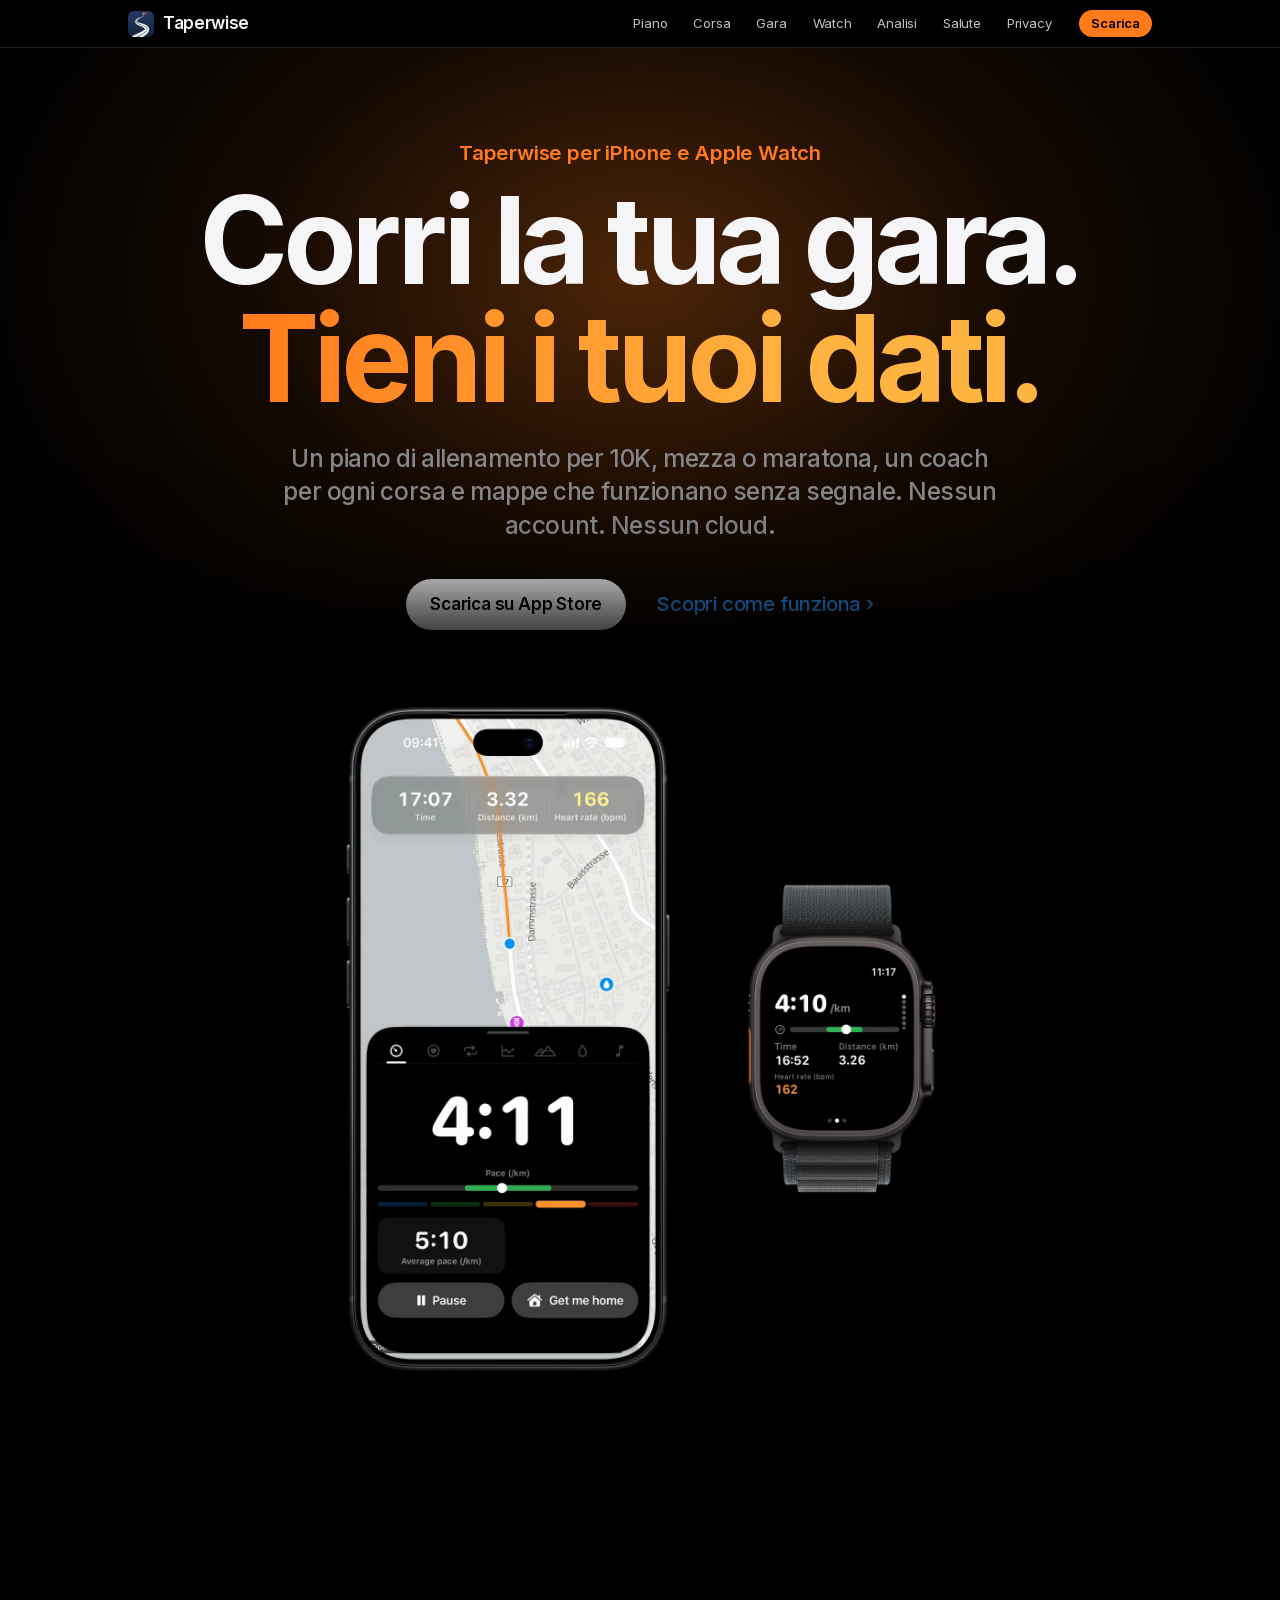
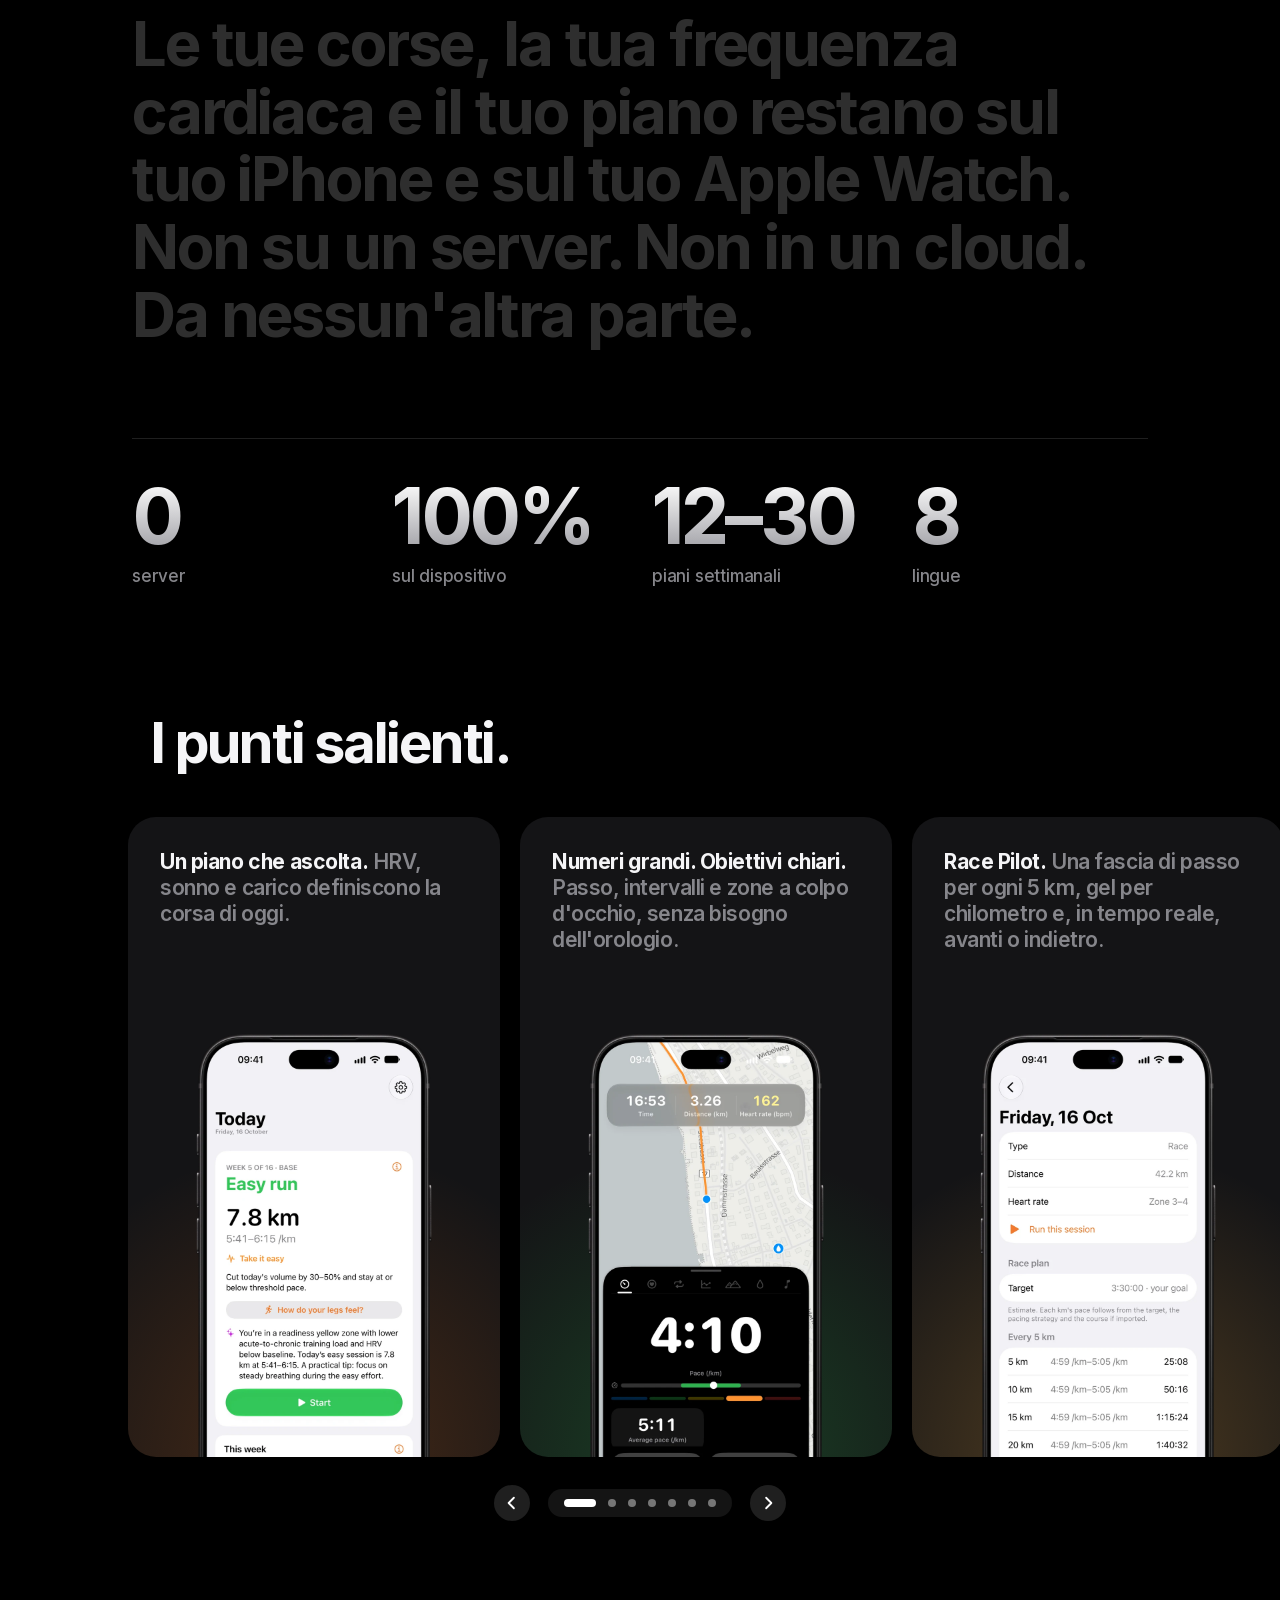
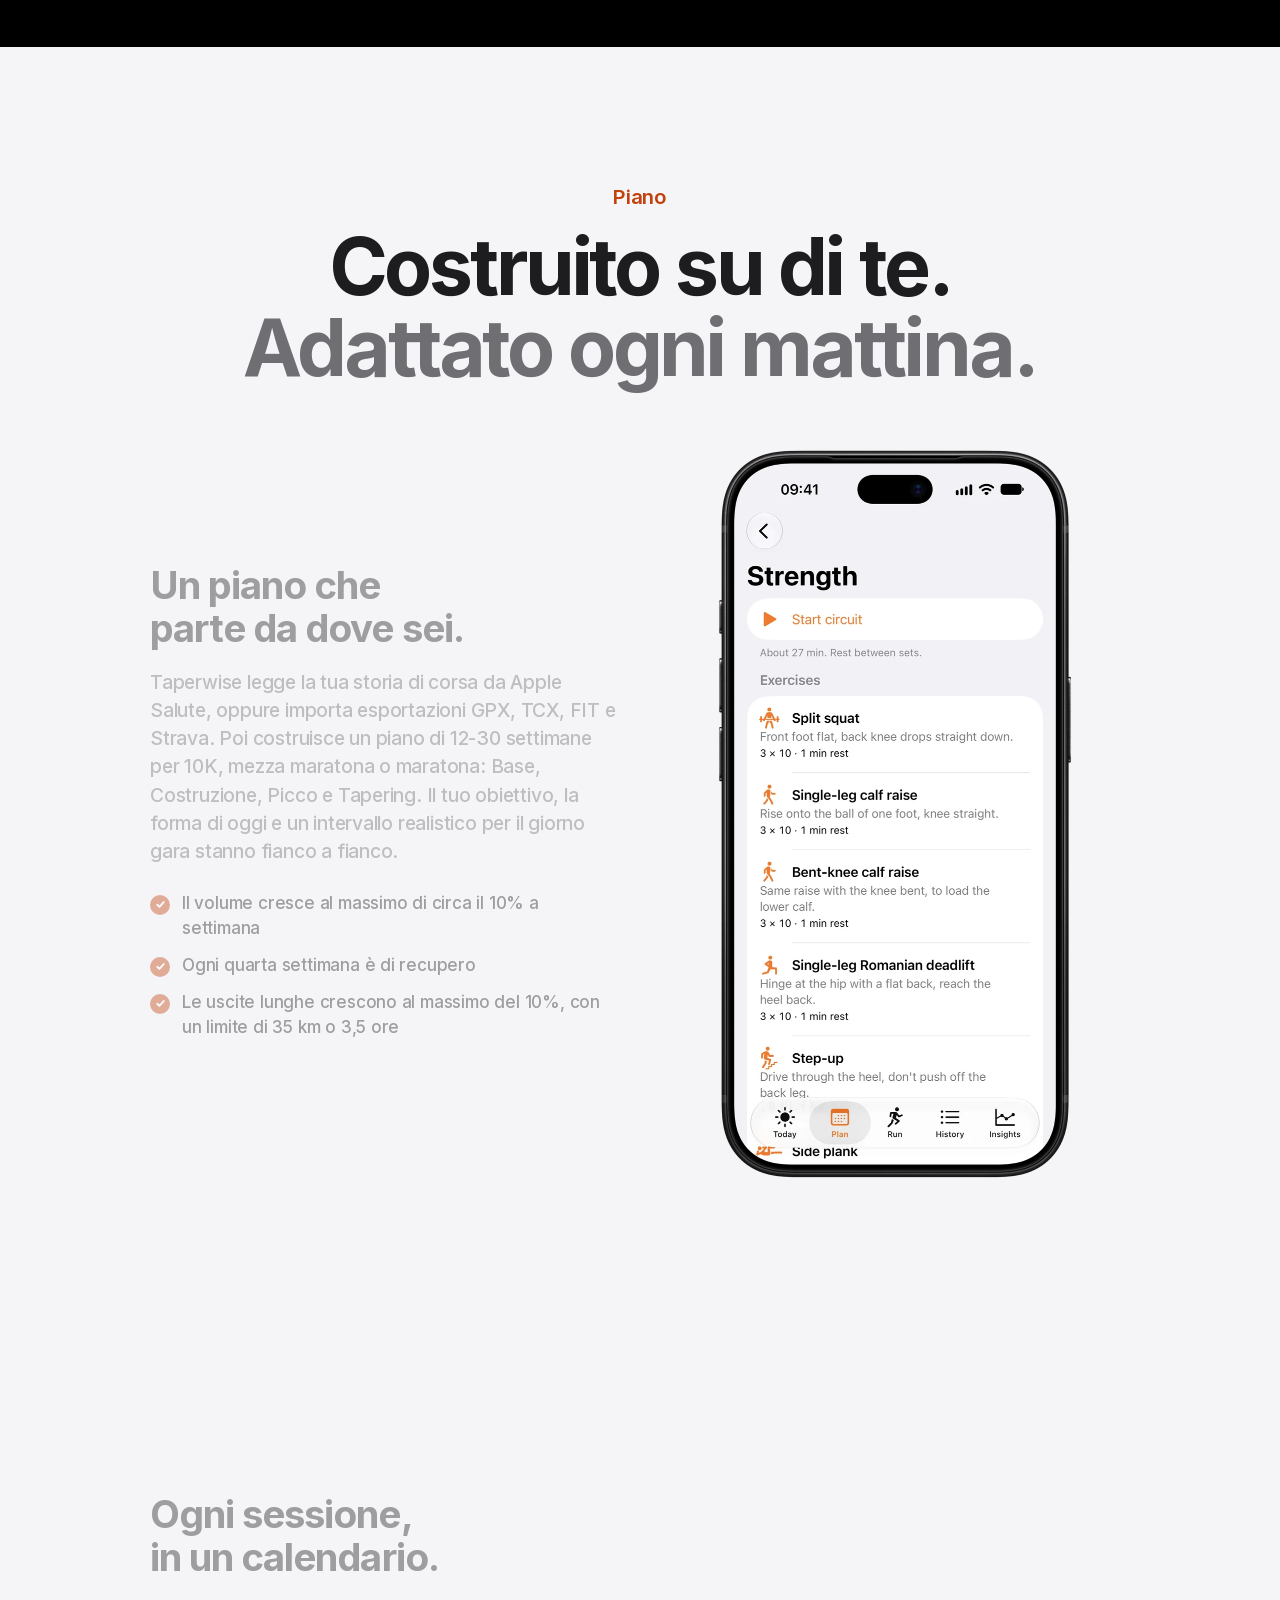
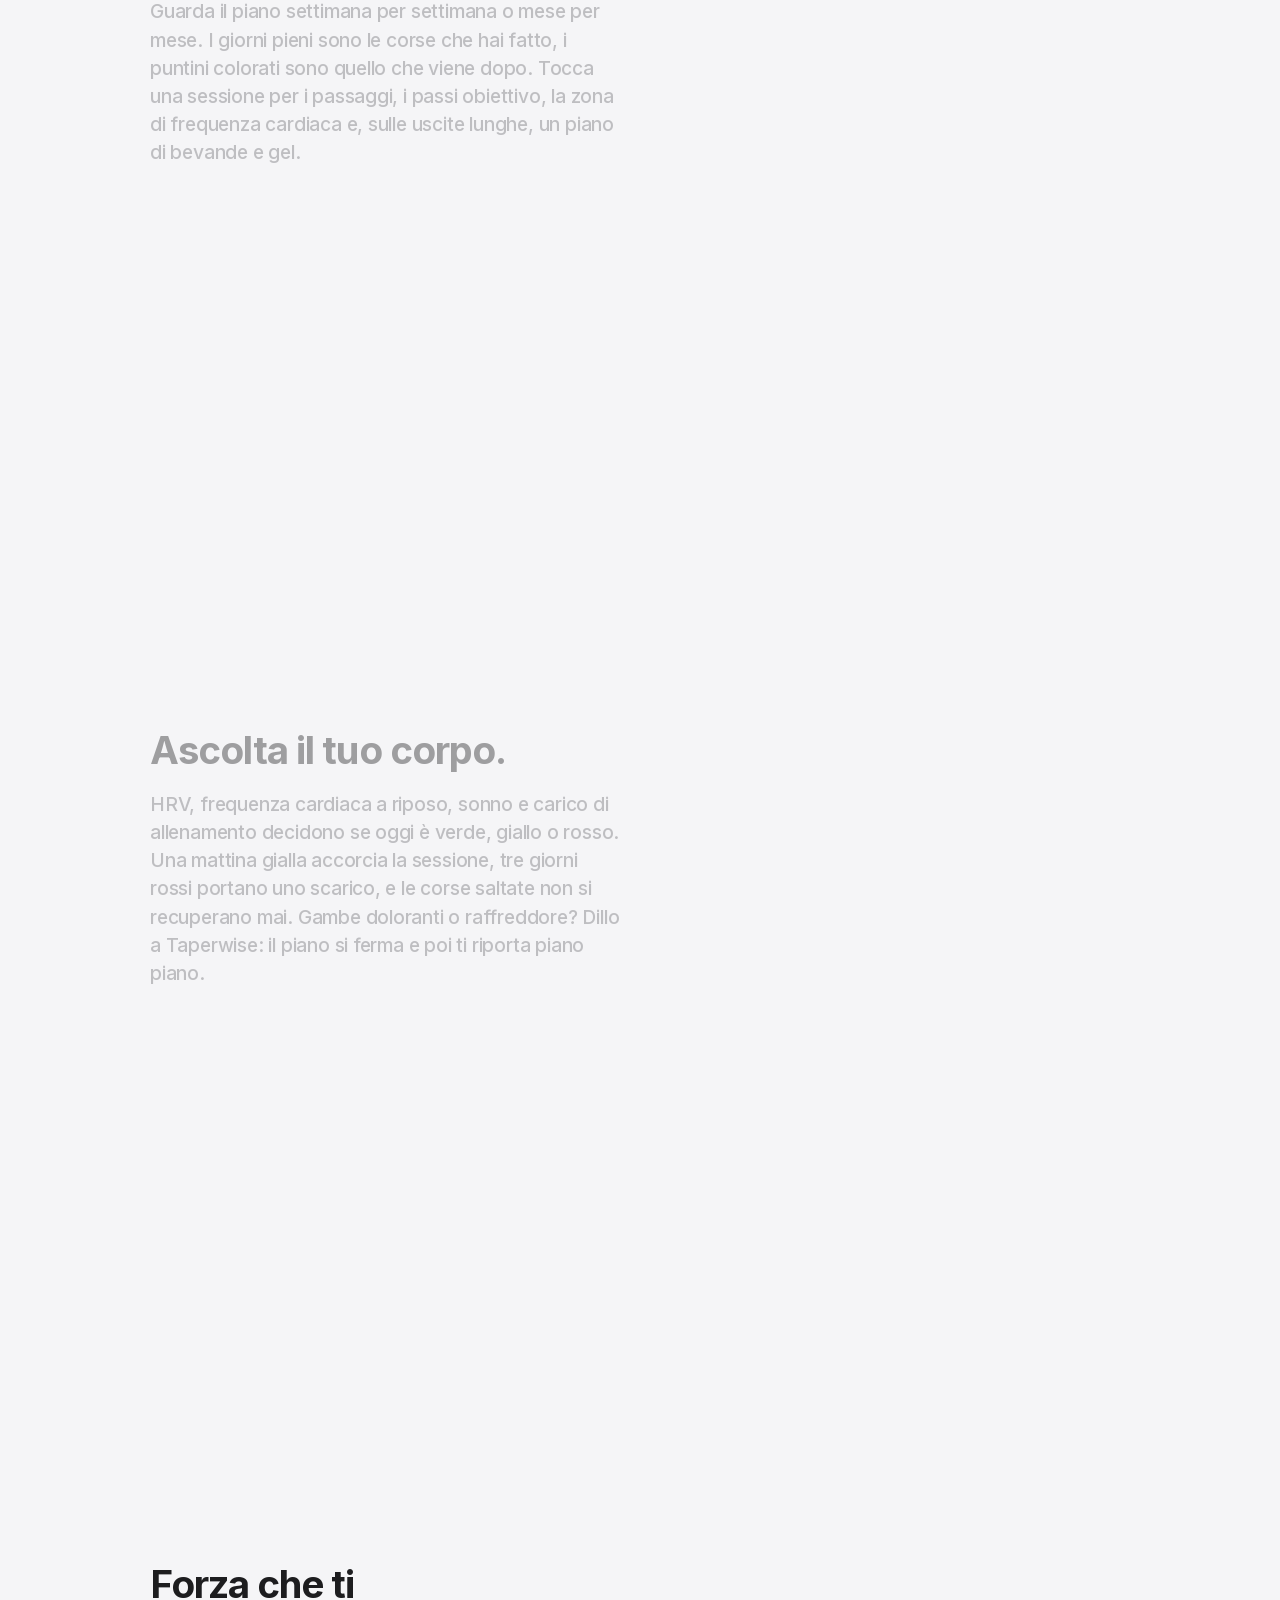
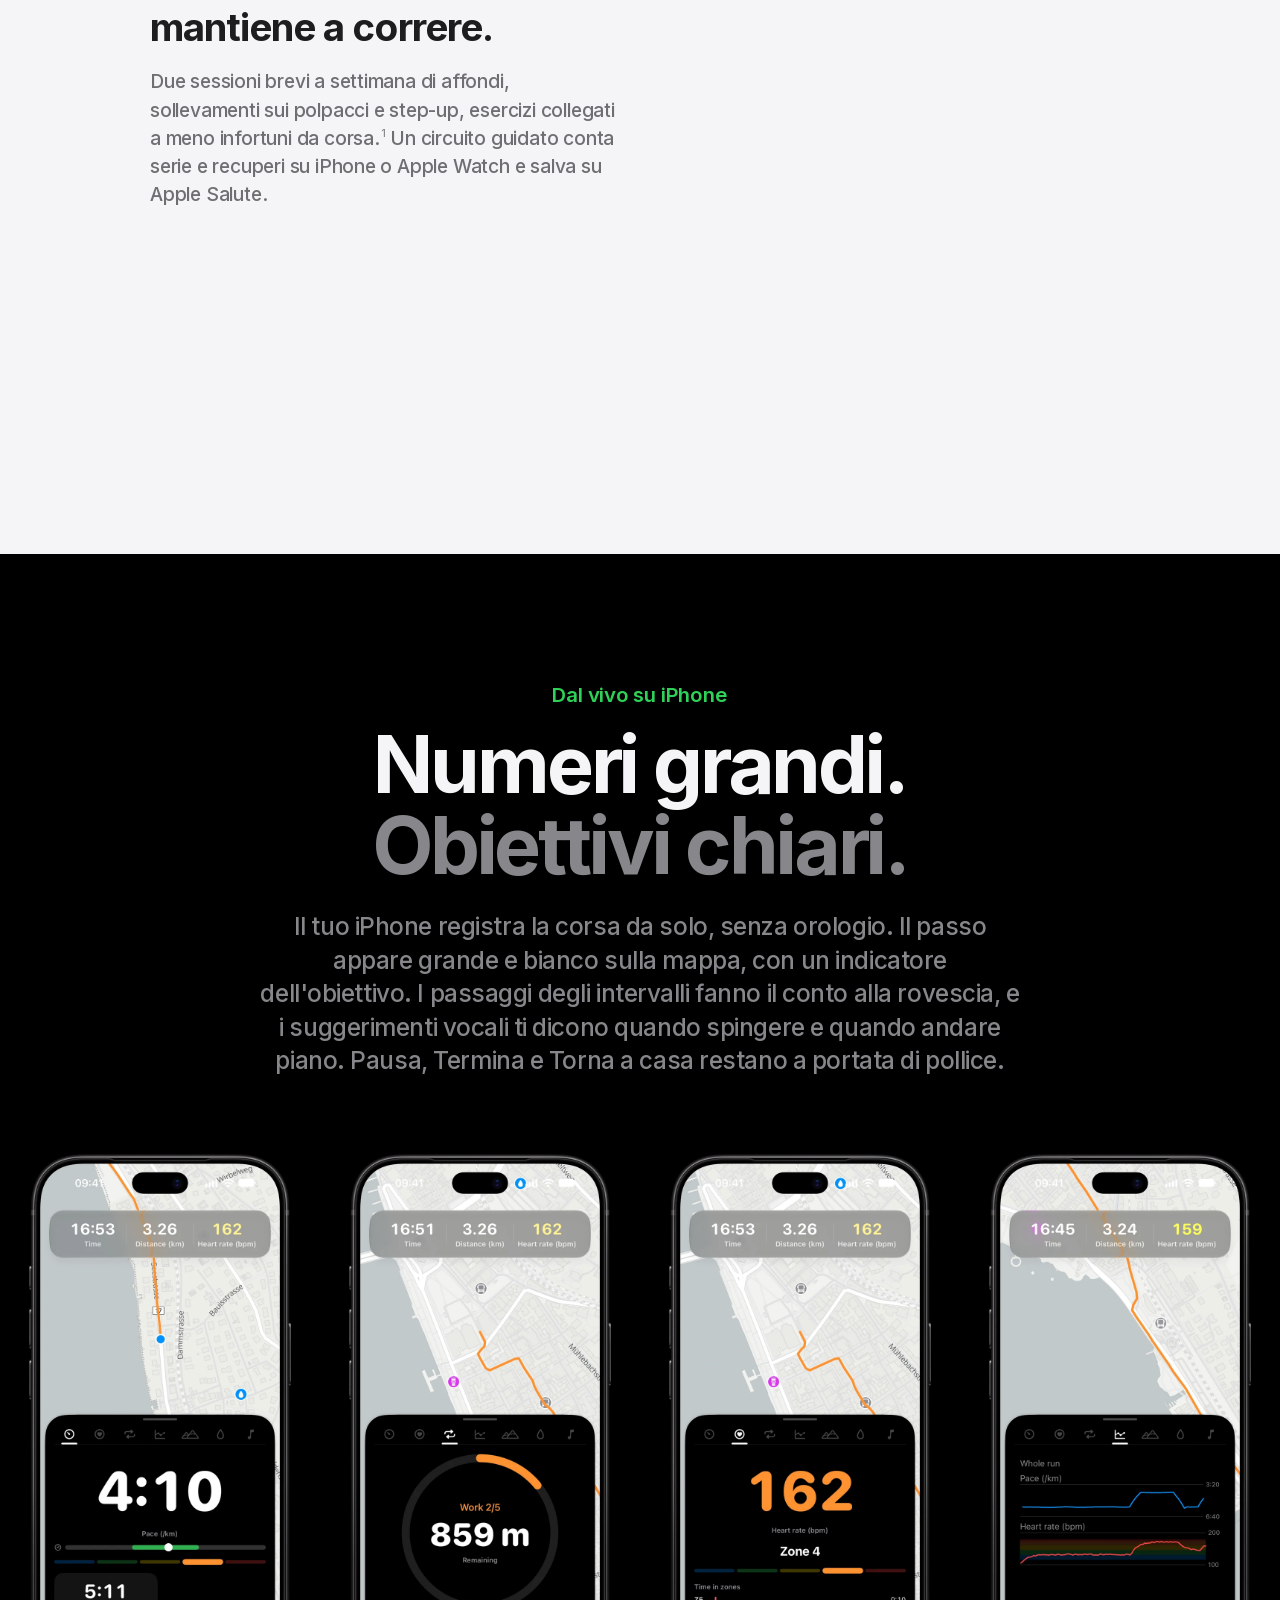
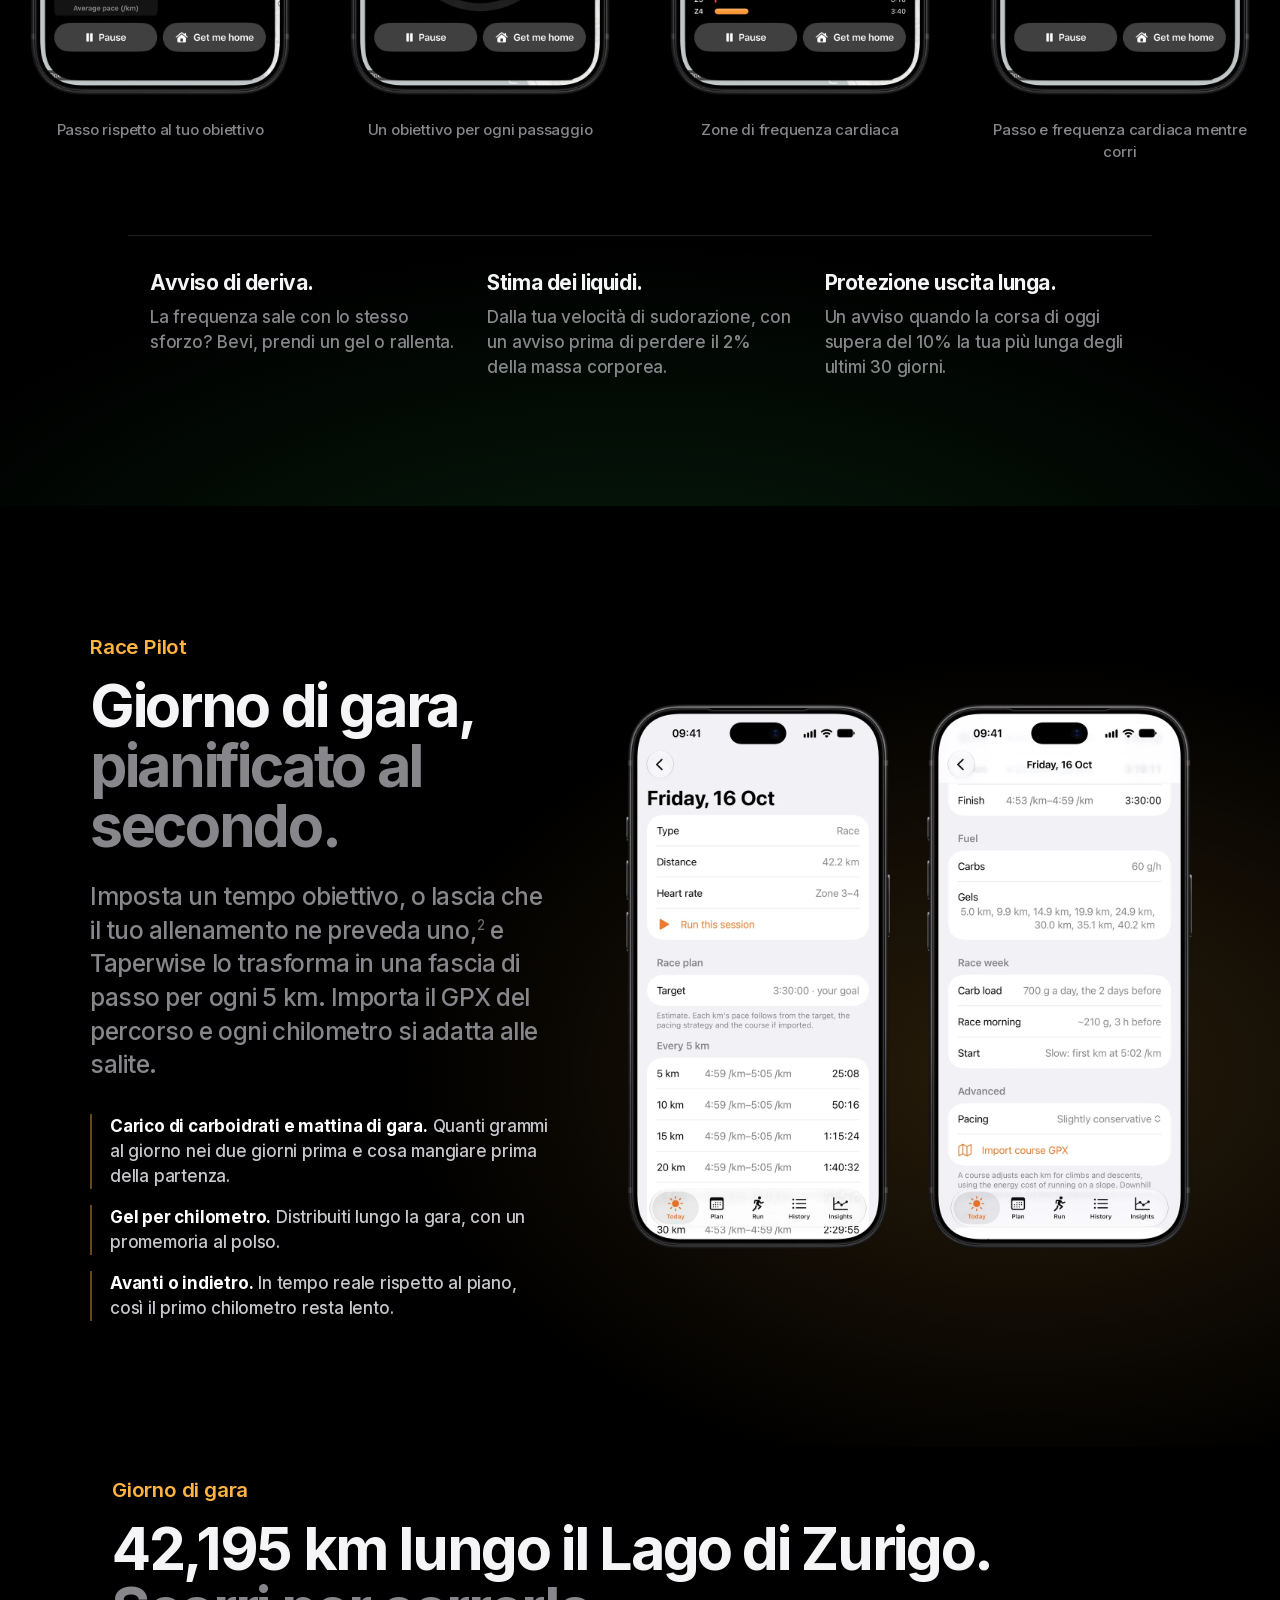
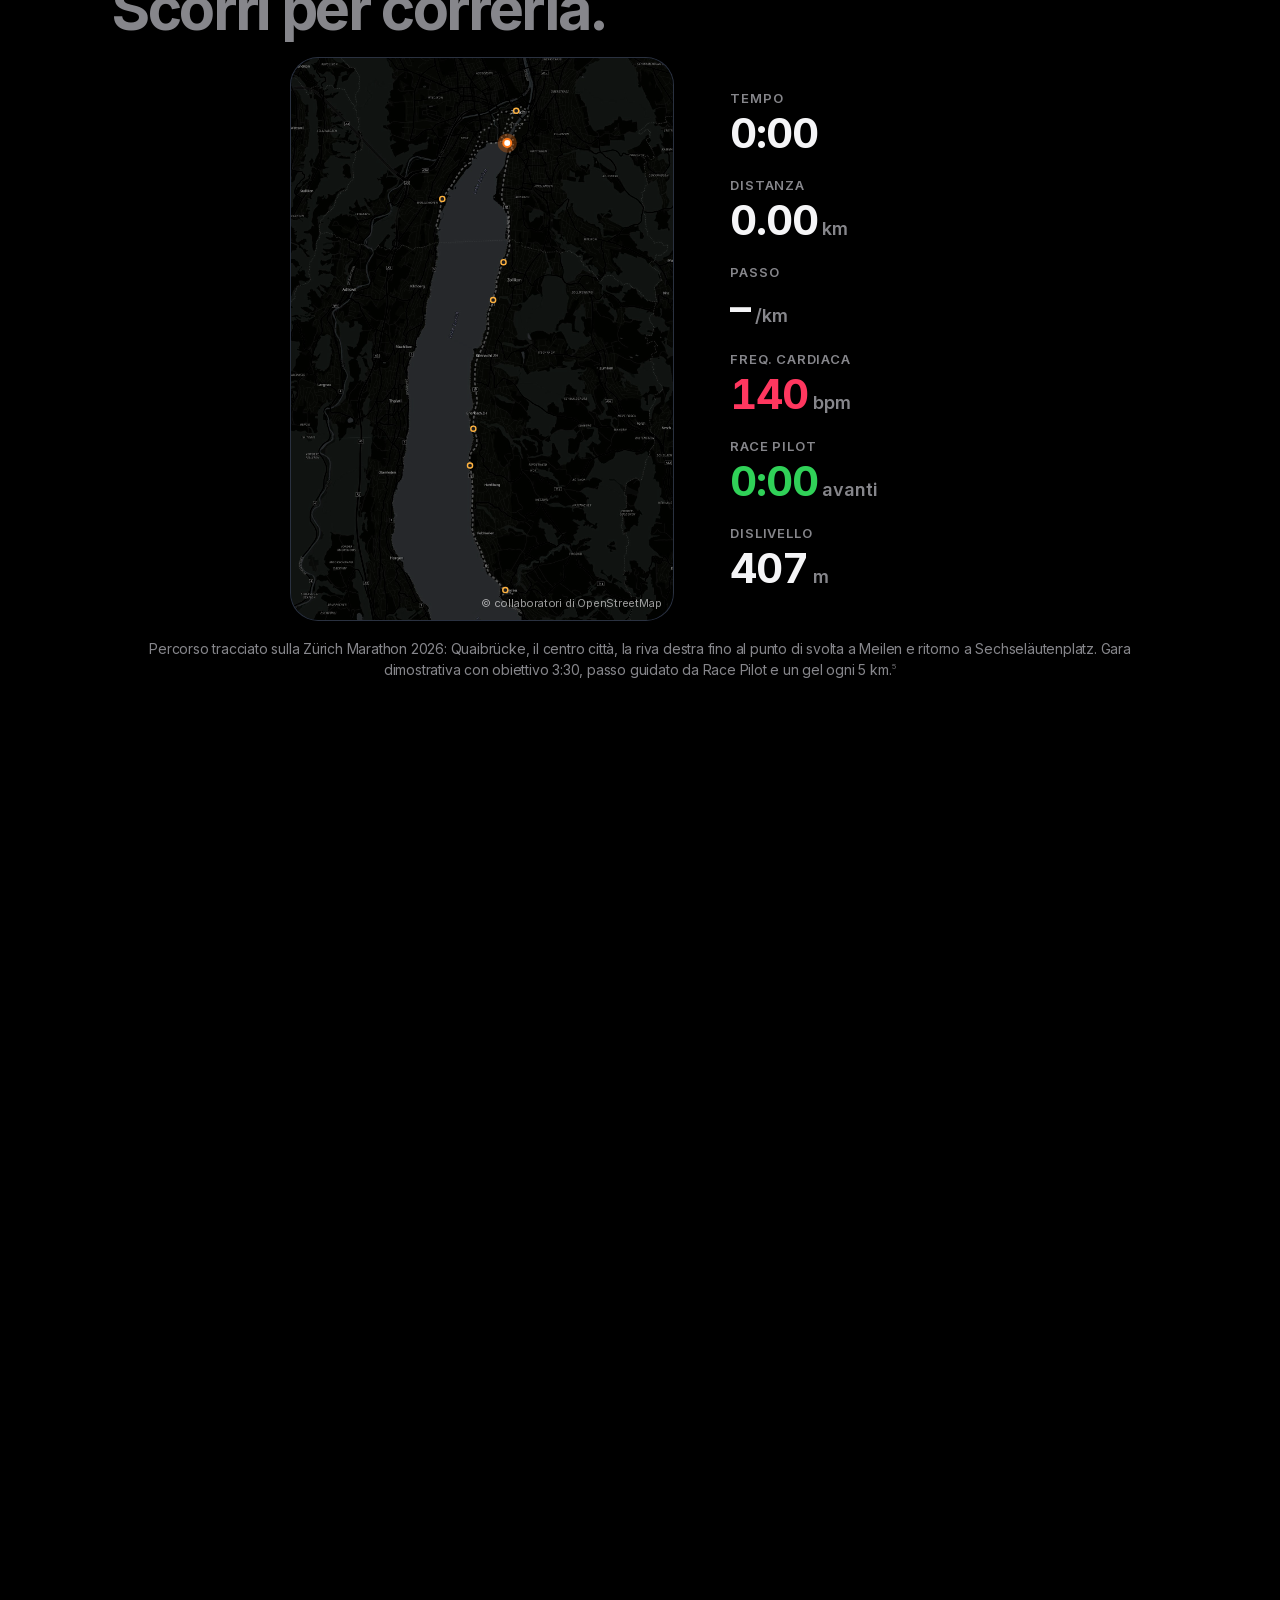
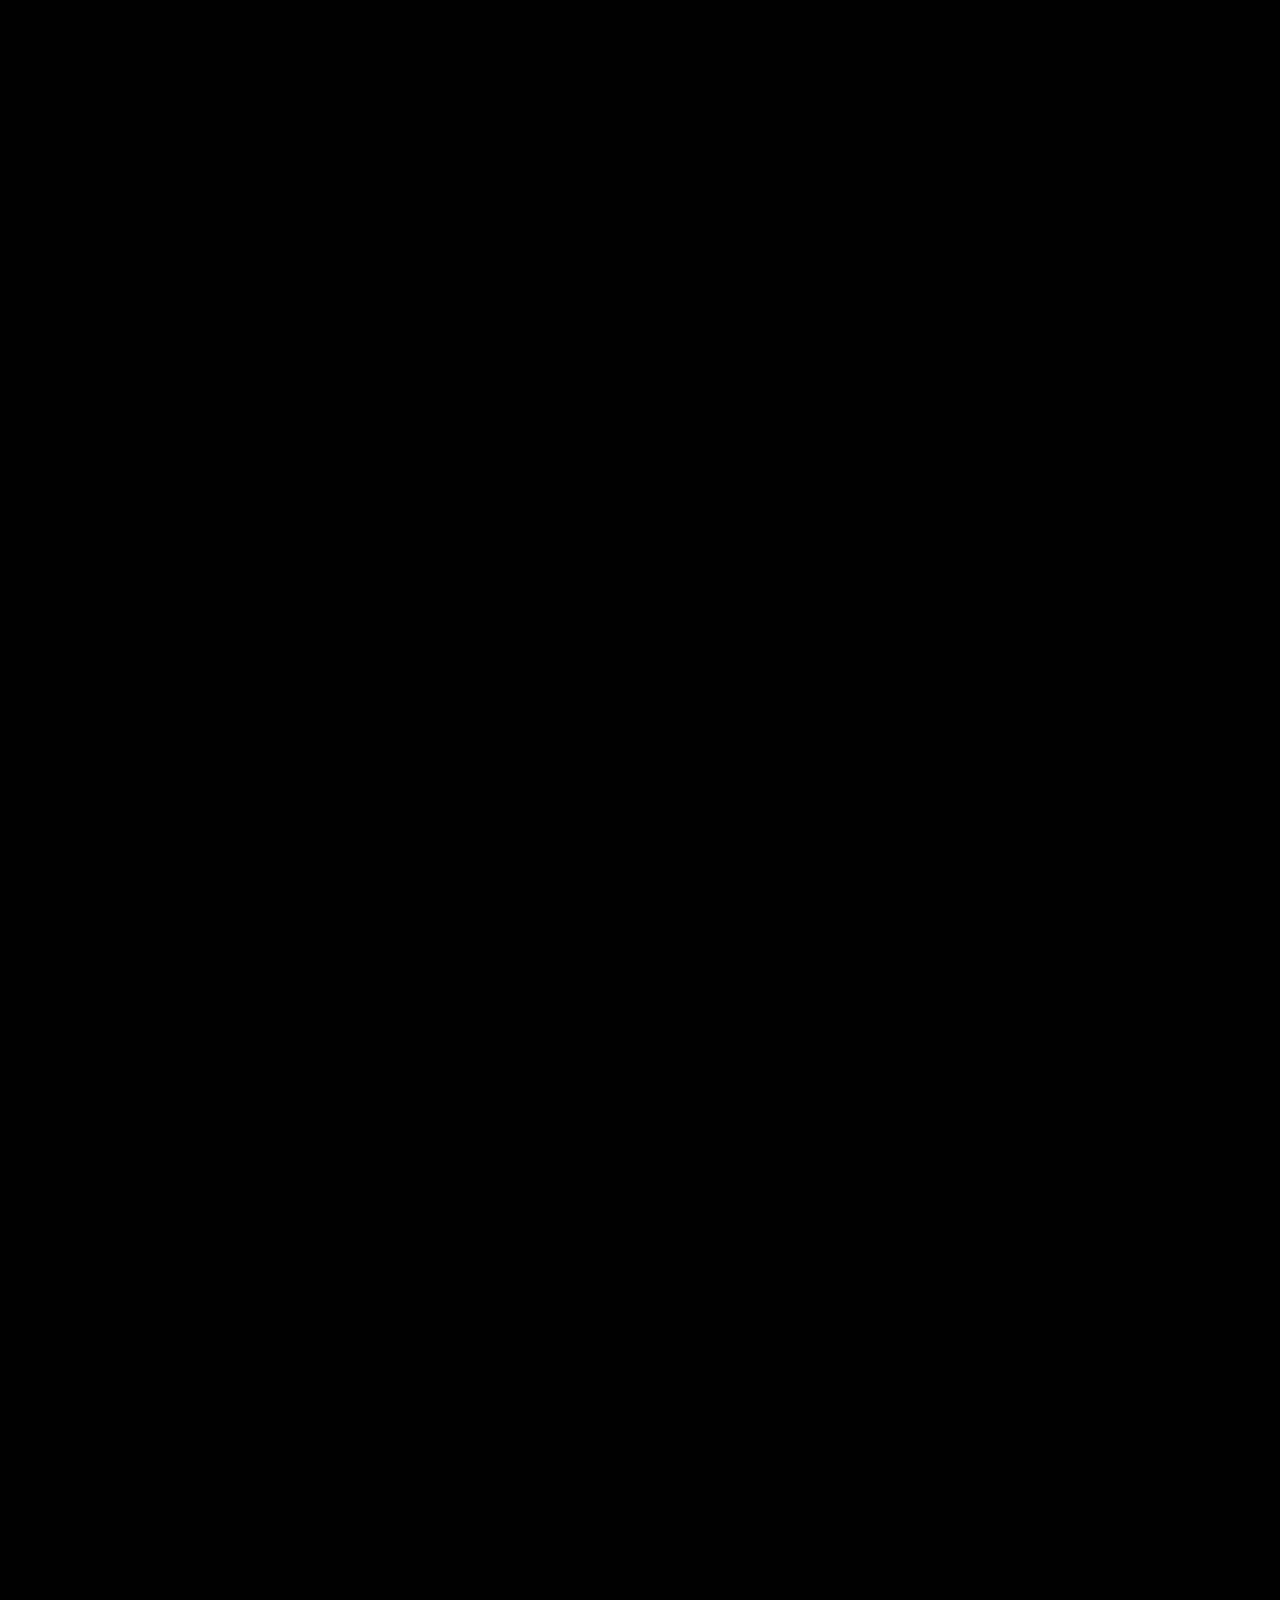
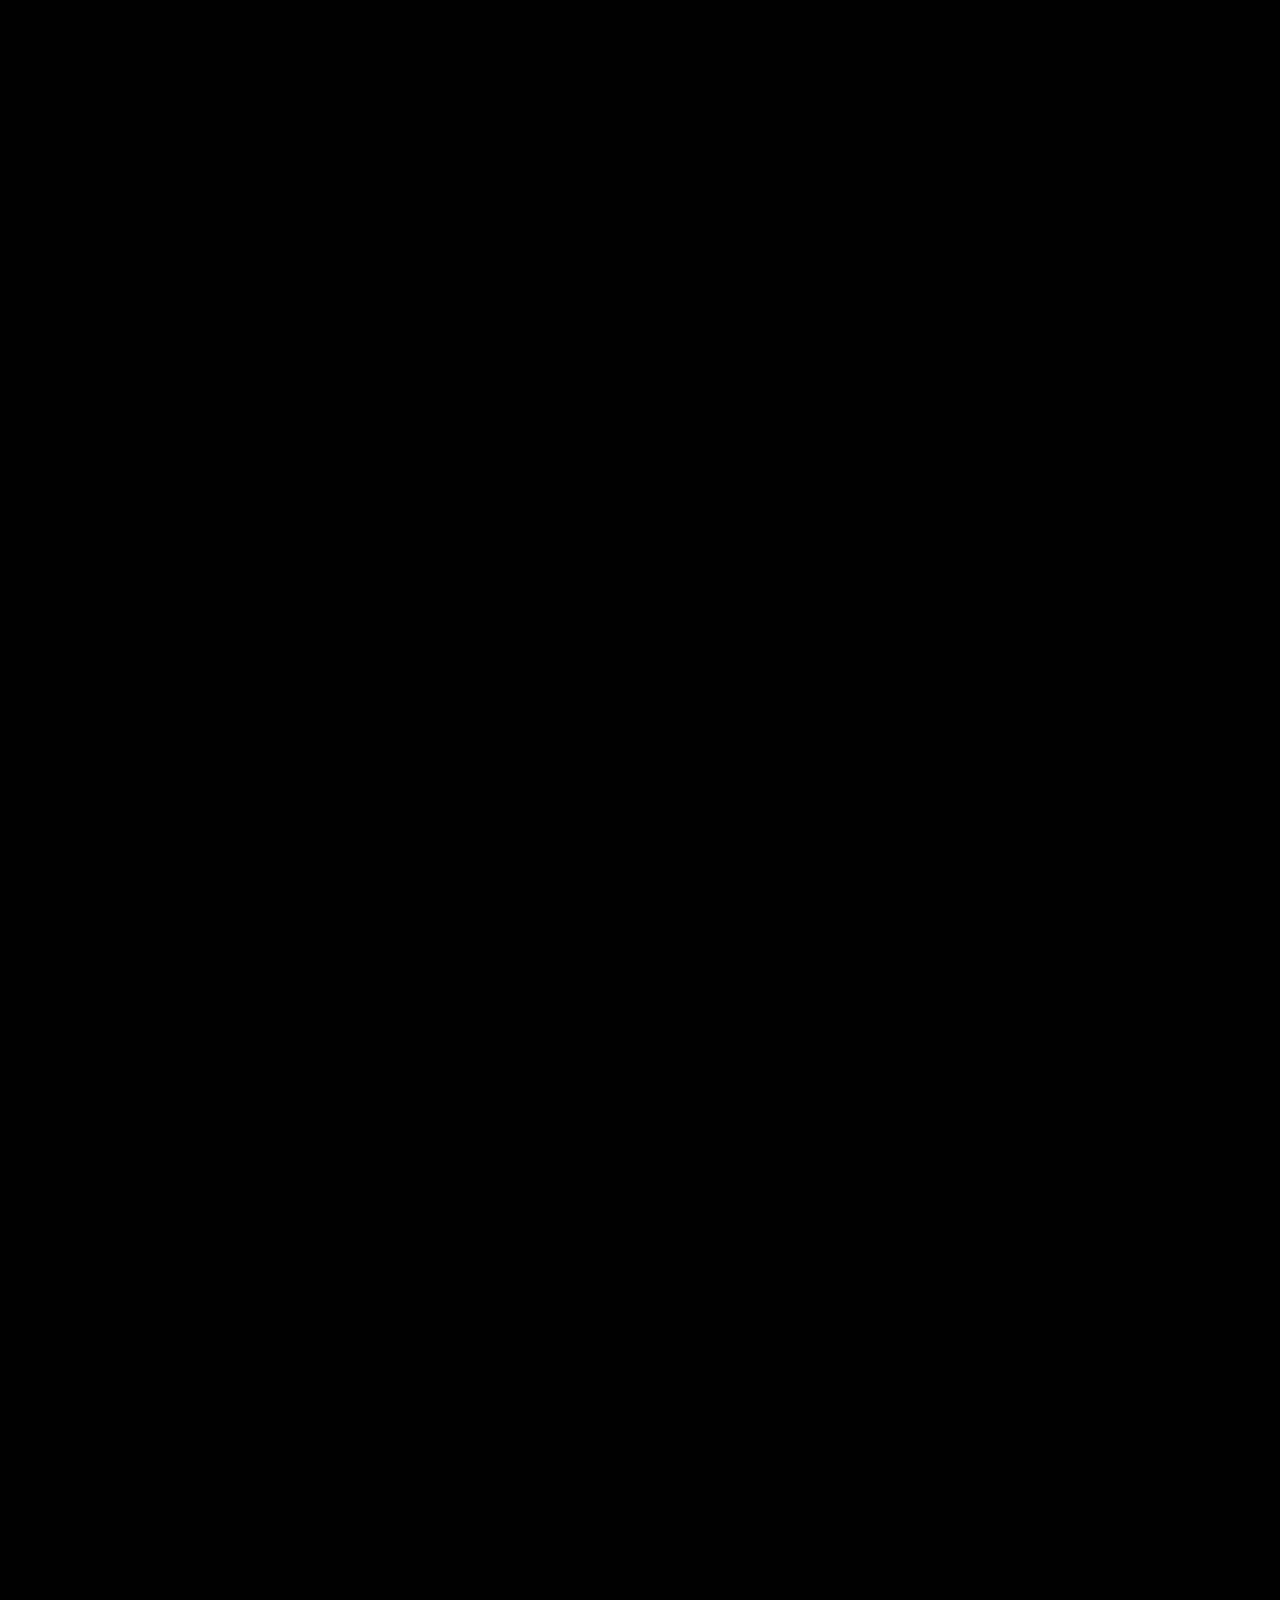
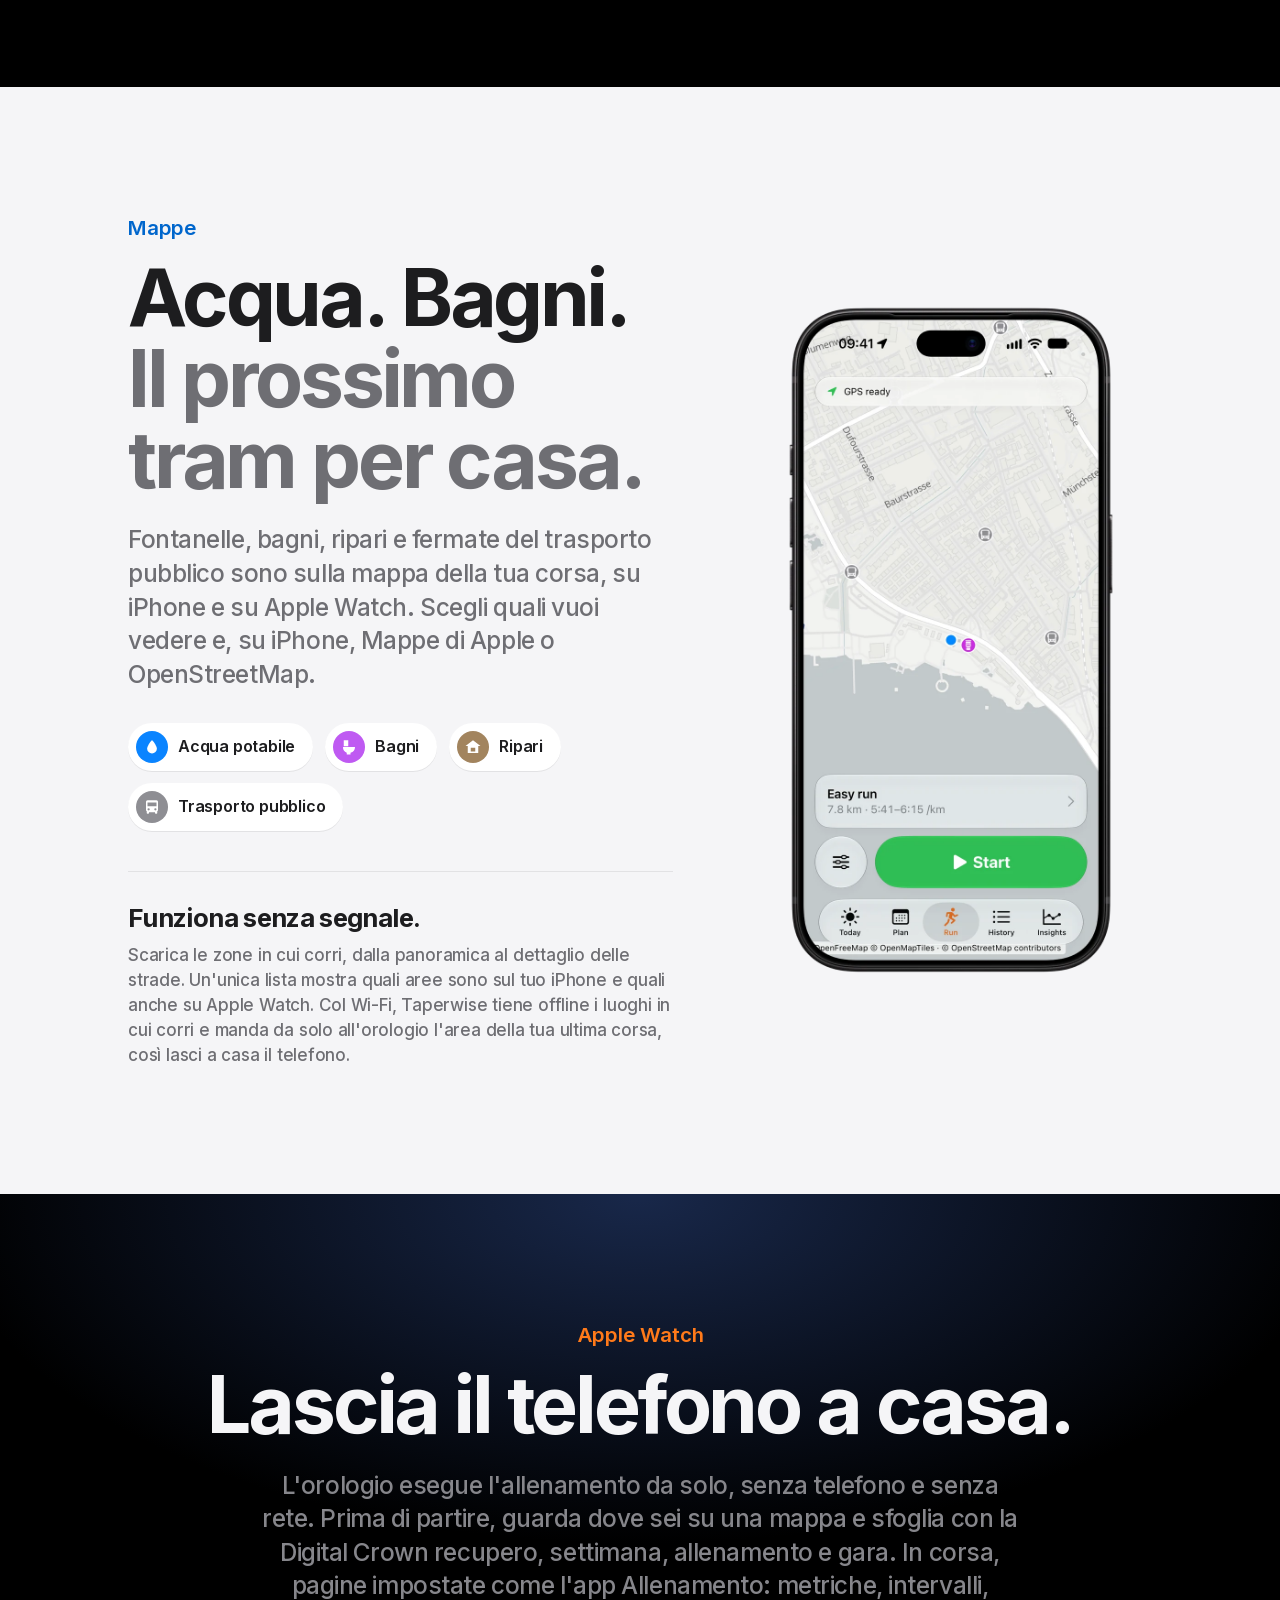
<file: it/index.html>
<!doctype html>
<html lang="it">
<head>
<meta charset="utf-8">
<meta name="viewport" content="width=device-width, initial-scale=1, viewport-fit=cover">
<title data-i18n="meta.title">Taperwise: tabella allenamento maratona e mezza maratona</title>
<meta name="description" data-i18n-attr="content:meta.description" content="Tabelle per 10K, mezza maratona e maratona che si adattano a frequenza cardiaca, HRV e sonno. App corsa Apple Watch con mappe offline. Senza cloud.">
<meta name="theme-color" content="#000000">
<meta property="og:title" data-i18n-attr="content:meta.title" content="Taperwise: tabella allenamento maratona e mezza maratona">
<meta property="og:site_name" content="Taperwise">
<meta property="og:locale" content="it_IT">
<meta property="og:type" content="website">
<meta property="og:url" content="https://taperwise.run/it/">
<meta name="twitter:card" content="summary">
<meta property="og:description" data-i18n-attr="content:og.description" content="Allenamento per gare su iPhone e Apple Watch. Mappe offline, coaching sul dispositivo, nessun cloud.">
<meta property="og:image" content="https://taperwise.run/assets/img/icon.png">
<script type="application/ld+json">{"@context": "https://schema.org", "@type": "MobileApplication", "name": "Taperwise", "operatingSystem": "iOS, watchOS", "applicationCategory": "HealthApplication", "applicationSubCategory": "Running", "description": "Tabelle per 10K, mezza maratona e maratona che si adattano a frequenza cardiaca, HRV e sonno. App corsa Apple Watch con mappe offline. Senza cloud.", "url": "https://taperwise.run/it/", "image": "https://taperwise.run/assets/img/icon.png", "inLanguage": "it", "publisher": {"@type": "Organization", "name": "BitSpire GmbH", "email": "apps@bitspire.ch"}}</script>
<link rel="canonical" href="https://taperwise.run/it/">
<link rel="alternate" hreflang="en" href="https://taperwise.run/">
<link rel="alternate" hreflang="de" href="https://taperwise.run/de/">
<link rel="alternate" hreflang="fr" href="https://taperwise.run/fr/">
<link rel="alternate" hreflang="it" href="https://taperwise.run/it/">
<link rel="alternate" hreflang="es" href="https://taperwise.run/es/">
<link rel="alternate" hreflang="pt-BR" href="https://taperwise.run/pt-br/">
<link rel="alternate" hreflang="nl" href="https://taperwise.run/nl/">
<link rel="alternate" hreflang="ja" href="https://taperwise.run/ja/">
<link rel="alternate" hreflang="x-default" href="https://taperwise.run/">
<link rel="alternate" type="text/markdown" href="https://taperwise.run/it/index.md">
<link rel="icon" href="../assets/img/icon.png">
<link rel="apple-touch-icon" href="../assets/img/apple-touch-icon.png">
<link rel="stylesheet" href="../assets/site.css">
<script>document.documentElement.classList.add('js')</script>
</head>
<body>

<nav class="nav">
  <a class="brand" href="#top"><img src="../assets/img/icon.png" alt="" width="26" height="26">Taperwise</a>
  <div class="nav-links">
    <a data-i18n="nav.plan" href="#plan">Piano</a>
    <a data-i18n="nav.run" href="#run">Corsa</a>
    <a data-i18n="nav.race" href="#race">Gara</a>
    <a data-i18n="nav.watch" href="#watch">Watch</a>
    <a data-i18n="nav.insights" href="#insights">Analisi</a>
    <a data-i18n="nav.health" href="#health">Salute</a>
    <a data-i18n="nav.privacy" href="../privacy/">Privacy</a>
  </div>
  <a data-i18n="nav.download" class="nav-cta" href="https://apps.apple.com/app/id6823595769">Scarica</a>
</nav>

<header class="hero dark" id="top">
  <div class="hero-copy">
    <p data-i18n="hero.eyebrow" class="eyebrow reveal">Taperwise per iPhone e Apple Watch</p>
    <h1 data-i18n="hero.title" class="reveal">Corri la tua gara.<br><span class="grad">Tieni i tuoi dati.</span></h1>
    <p data-i18n="hero.lead" class="lead reveal">Un piano di allenamento per 10K, mezza o maratona, un coach per ogni corsa e mappe che funzionano senza segnale. Nessun account. Nessun cloud.</p>
    <div class="cta reveal">
      <a data-i18n="hero.store" class="store" href="https://apps.apple.com/app/id6823595769">Scarica su App Store</a>
      <a data-i18n="hero.more" class="more" href="#plan">Scopri come funziona</a>
    </div>
  </div>
  <div class="hero-devices fade">
    <video class="dev-phone" src="../assets/video/run.mp4" poster="../assets/video/run-poster.webp" autoplay muted loop playsinline width="720" height="1472" data-i18n-attr="aria-label:hero.video" aria-label="Corsa Taperwise dal vivo su iPhone: il percorso sulla mappa e un passo di 4:11 al km nella fascia obiettivo"></video>
    <img class="dev-watch" src="../assets/img/watch-metrics.webp" width="440" height="704" data-i18n-attr="alt:hero.watch" alt="Taperwise su Apple Watch: passo 4:10 al km in linea con l'obiettivo, frequenza cardiaca 162">
  </div>
</header>

<section class="dark statement">
  <p data-i18n="statement.text" class="words" data-words>Le tue corse, la tua frequenza cardiaca e il tuo piano restano sul tuo iPhone e sul tuo Apple Watch. Non su un server. Non in un cloud. Da nessun'altra parte.</p>
  <dl class="stats">
    <div class="reveal"><dd>0</dd><dt data-i18n="stats.servers">server</dt></div>
    <div class="reveal"><dd>100%</dd><dt data-i18n="stats.ondevice">sul dispositivo</dt></div>
    <div class="reveal"><dd>12–30</dd><dt data-i18n="stats.plans">piani settimanali</dt></div>
    <div class="reveal"><dd>8</dd><dt data-i18n="stats.languages">lingue</dt></div>
  </dl>
</section>

<section class="dark highlights" aria-labelledby="hl-title">
  <div class="hl-head reveal">
    <h2 id="hl-title" data-i18n="hl.title">I punti salienti.</h2>
  </div>
  <div class="hl-track" data-hl>
    <a class="hl-card hl-plan" href="#plan">
      <p data-i18n="hl.plan"><strong>Un piano che ascolta.</strong> HRV, sonno e carico definiscono la corsa di oggi.</p>
      <img src="../assets/img/phone-today.webp" width="720" height="1472" alt="" loading="lazy">
    </a>
    <a class="hl-card hl-run" href="#run">
      <p data-i18n="hl.run"><strong>Numeri grandi. Obiettivi chiari.</strong> Passo, intervalli e zone a colpo d'occhio, senza bisogno dell'orologio.</p>
      <img src="../assets/img/phone-run-metrics.webp" width="720" height="1472" alt="" loading="lazy">
    </a>
    <a class="hl-card hl-race" href="#race">
      <p data-i18n="hl.race"><strong>Race Pilot.</strong> Una fascia di passo per ogni 5 km, gel per chilometro e, in tempo reale, avanti o indietro.</p>
      <img src="../assets/img/phone-race-pilot.webp" width="720" height="1472" alt="" loading="lazy">
    </a>
    <a class="hl-card hl-watch" href="#watch">
      <p data-i18n="hl.watch"><strong>Lascia il telefono a casa.</strong> Tutta la corsa sull'Apple Watch, con mappe offline.</p>
      <img class="hl-watch-img" src="../assets/img/watch-metrics.webp" width="440" height="704" alt="" loading="lazy">
    </a>
    <a class="hl-card hl-insights" href="#insights">
      <p data-i18n="hl.insights"><strong>Guarda la tua forma crescere.</strong> VDOT, HRV notturna, carico di allenamento e altre sette analisi.</p>
      <img src="../assets/img/phone-recovery.webp" width="720" height="1472" alt="" loading="lazy">
    </a>
    <a class="hl-card hl-health" href="#health">
      <p data-i18n="hl.health"><strong>Le tue zone di Apple Salute.</strong> Le stesse zone di frequenza cardiaca di Fitness e dell'app Allenamento.</p>
      <img src="../assets/img/phone-settings-zones.webp" width="720" height="1472" alt="" loading="lazy">
    </a>
    <a class="hl-card hl-private" href="#private">
      <p data-i18n="hl.private"><strong>Nessun account. Nessun server.</strong> Le tue corse restano sul tuo iPhone, sul tuo Apple Watch e in Apple Salute.</p>
      <span class="hl-lock" aria-hidden="true"><svg viewBox="0 0 24 24"><path fill="currentColor" d="M12 2a5 5 0 0 0-5 5v3H6a2 2 0 0 0-2 2v8a2 2 0 0 0 2 2h12a2 2 0 0 0 2-2v-8a2 2 0 0 0-2-2h-1V7a5 5 0 0 0-5-5Zm-3 8V7a3 3 0 1 1 6 0v3H9Z"/></svg></span>
    </a>
  </div>
  <div class="hl-nav">
    <button class="hl-arrow" type="button" data-step="-1" data-i18n-attr="aria-label:hl.prev" aria-label="Precedente"><svg viewBox="0 0 24 24" aria-hidden="true"><path d="m14.5 5-7 7 7 7"/></svg></button>
    <div class="hl-dots" role="tablist"></div>
    <button class="hl-arrow" type="button" data-step="1" data-i18n-attr="aria-label:hl.next" aria-label="Successivo"><svg viewBox="0 0 24 24" aria-hidden="true"><path d="m9.5 5 7 7-7 7"/></svg></button>
  </div>
</section>

<section class="light story-wrap" id="plan">
  <div class="section-head reveal">
    <p data-i18n="plan.eyebrow" class="eyebrow">Piano</p>
    <h2 data-i18n="plan.title">Costruito su di te.<br><span class="soft">Adattato ogni mattina.</span></h2>
  </div>
  <div class="story">
    <div class="story-text">
      <article class="step" data-shot="0">
        <img class="step-phone" src="../assets/img/phone-plan.webp" width="720" height="1472" data-i18n-attr="alt:plan.adapt.alt" alt="Piano Taperwise: maratona tra 76 giorni, tempo obiettivo, stima per il giorno gara da 3:22 a 3:38, in linea con 209,9 km su 229" loading="lazy">
        <h3 data-i18n="plan.adapt.title">Un piano che parte da dove sei.</h3>
        <p data-i18n="plan.adapt.text">Taperwise legge la tua storia di corsa da Apple Salute, oppure importa esportazioni GPX, TCX, FIT e Strava. Poi costruisce un piano di 12-30 settimane per 10K, mezza maratona o maratona: Base, Costruzione, Picco e Tapering. Il tuo obiettivo, la forma di oggi e un intervallo realistico per il giorno gara stanno fianco a fianco.</p>
        <ul class="ticks">
          <li data-i18n="plan.adapt.tick1">Il volume cresce al massimo di circa il 10% a settimana</li>
          <li data-i18n="plan.adapt.tick2">Ogni quarta settimana è di recupero</li>
          <li data-i18n="plan.adapt.tick3">Le uscite lunghe crescono al massimo del 10%, con un limite di 35 km o 3,5 ore</li>
        </ul>
      </article>
      <article class="step" data-shot="1">
        <img class="step-phone" src="../assets/img/phone-plan-calendar.webp" width="720" height="1472" data-i18n-attr="alt:plan.calendar.alt" alt="Calendario del piano per ottobre con corse completate e sessioni previste" loading="lazy">
        <h3 data-i18n="plan.calendar.title">Ogni sessione, in un calendario.</h3>
        <p data-i18n="plan.calendar.text">Guarda il piano settimana per settimana o mese per mese. I giorni pieni sono le corse che hai fatto, i puntini colorati sono quello che viene dopo. Tocca una sessione per i passaggi, i passi obiettivo, la zona di frequenza cardiaca e, sulle uscite lunghe, un piano di bevande e gel.</p>
      </article>
      <article class="step" data-shot="2">
        <img class="step-phone" src="../assets/img/phone-today.webp" width="720" height="1472" data-i18n-attr="alt:plan.today.alt" alt="Taperwise Oggi: corsa facile, 7,8 km da 5:41 a 6:15 al km, vai piano, riduci il volume di oggi del 30-50% e una nota del coach" loading="lazy">
        <h3 data-i18n="plan.today.title">Ascolta il tuo corpo.</h3>
        <p data-i18n="plan.today.text">HRV, frequenza cardiaca a riposo, sonno e carico di allenamento decidono se oggi è verde, giallo o rosso. Una mattina gialla accorcia la sessione, tre giorni rossi portano uno scarico, e le corse saltate non si recuperano mai. Gambe doloranti o raffreddore? Dillo a Taperwise: il piano si ferma e poi ti riporta piano piano.</p>
      </article>
      <article class="step" data-shot="3">
        <img class="step-phone" src="../assets/img/phone-strength.webp" width="720" height="1472" data-i18n-attr="alt:plan.strength.alt" alt="Forza: affondi, sollevamenti sui polpacci, stacco rumeno su una gamba e step-up, circa 27 minuti" loading="lazy">
        <h3 data-i18n="plan.strength.title">Forza che ti mantiene a correre.</h3>
        <p data-i18n="plan.strength.text">Due sessioni brevi a settimana di affondi, sollevamenti sui polpacci e step-up, esercizi collegati a meno infortuni da corsa.<sup><a href="#fn1">1</a></sup> Un circuito guidato conta serie e recuperi su iPhone o Apple Watch e salva su Apple Salute.</p>
      </article>
    </div>
    <div class="story-device">
      <img class="on" src="../assets/img/phone-plan.webp" width="720" height="1472" alt="" loading="lazy">
      <img src="../assets/img/phone-plan-calendar.webp" width="720" height="1472" alt="" loading="lazy">
      <img src="../assets/img/phone-today.webp" width="720" height="1472" alt="" loading="lazy">
      <img src="../assets/img/phone-strength.webp" width="720" height="1472" alt="" loading="lazy">
    </div>
  </div>
</section>

<section class="dark live" id="run">
  <div class="section-head reveal">
    <p data-i18n="live.eyebrow" class="eyebrow green">Dal vivo su iPhone</p>
    <h2 data-i18n="live.title">Numeri grandi.<br><span class="soft">Obiettivi chiari.</span></h2>
    <p data-i18n="live.lead" class="lead">Il tuo iPhone registra la corsa da solo, senza orologio. Il passo appare grande e bianco sulla mappa, con un indicatore dell'obiettivo. I passaggi degli intervalli fanno il conto alla rovescia, e i suggerimenti vocali ti dicono quando spingere e quando andare piano. Pausa, Termina e Torna a casa restano a portata di pollice.</p>
  </div>
  <div class="phone-row fade">
    <figure><img src="../assets/img/phone-run-metrics.webp" width="720" height="1472" data-i18n-attr="alt:live.pace.alt" alt="Corsa dal vivo: passo 4:10 al km nella fascia obiettivo, media 5:11" loading="lazy"><figcaption data-i18n="live.pace.cap">Passo rispetto al tuo obiettivo</figcaption></figure>
    <figure><img src="../assets/img/phone-run-interval.webp" width="720" height="1472" data-i18n-attr="alt:live.interval.alt" alt="Pagina intervalli: lavoro 2 di 5, 859 m rimanenti" loading="lazy"><figcaption data-i18n="live.interval.cap">Un obiettivo per ogni passaggio</figcaption></figure>
    <figure><img src="../assets/img/phone-run-zones.webp" width="720" height="1472" data-i18n-attr="alt:live.zones.alt" alt="Frequenza cardiaca 162 in zona 4 con tempo nelle zone" loading="lazy"><figcaption data-i18n="live.zones.cap">Zone di frequenza cardiaca</figcaption></figure>
    <figure><img src="../assets/img/phone-run-chart.webp" width="720" height="1472" data-i18n-attr="alt:live.chart.alt" alt="Grafico di passo e frequenza cardiaca dell'intera corsa" loading="lazy"><figcaption data-i18n="live.chart.cap">Passo e frequenza cardiaca mentre corri</figcaption></figure>
  </div>
  <ul class="cues reveal">
    <li data-i18n="live.cue1"><strong>Avviso di deriva.</strong> La frequenza sale con lo stesso sforzo? Bevi, prendi un gel o rallenta.</li>
    <li data-i18n="live.cue2"><strong>Stima dei liquidi.</strong> Dalla tua velocità di sudorazione, con un avviso prima di perdere il 2% della massa corporea.</li>
    <li data-i18n="live.cue3"><strong>Protezione uscita lunga.</strong> Un avviso quando la corsa di oggi supera del 10% la tua più lunga degli ultimi 30 giorni.</li>
  </ul>
</section>

<section class="dark race" id="race">
  <div class="race-grid">
    <div class="race-copy reveal">
      <p data-i18n="race.eyebrow" class="eyebrow amber">Race Pilot</p>
      <h2 data-i18n="race.title">Giorno di gara,<br><span class="soft">pianificato al secondo.</span></h2>
      <p data-i18n="race.lead" class="lead">Imposta un tempo obiettivo, o lascia che il tuo allenamento ne preveda uno,<sup><a href="#fn2">2</a></sup> e Taperwise lo trasforma in una fascia di passo per ogni 5 km. Importa il GPX del percorso e ogni chilometro si adatta alle salite.</p>
      <ul class="facts">
        <li data-i18n="race.fact1"><strong>Carico di carboidrati e mattina di gara.</strong> Quanti grammi al giorno nei due giorni prima e cosa mangiare prima della partenza.</li>
        <li data-i18n="race.fact2"><strong>Gel per chilometro.</strong> Distribuiti lungo la gara, con un promemoria al polso.</li>
        <li data-i18n="race.fact3"><strong>Avanti o indietro.</strong> In tempo reale rispetto al piano, così il primo chilometro resta lento.</li>
      </ul>
    </div>
    <div class="race-phones fade">
      <img src="../assets/img/phone-race-pilot.webp" width="720" height="1472" data-i18n-attr="alt:race.pilot.alt" alt="Piano gara: maratona, obiettivo 3:30:00, fascia di passo 4:59-5:05 al km con split ogni 5 km" loading="lazy">
      <img src="../assets/img/phone-race-band.webp" width="720" height="1472" data-i18n-attr="alt:race.band.alt" alt="Piano gara, continua: 60 g di carboidrati all'ora, gel per chilometro, la checklist della settimana gara e l'importazione del GPX del percorso" loading="lazy">
    </div>
  </div>
</section>

<section class="dark replay" id="marathon" data-replay>
  <div class="replay-sticky">
    <div class="replay-head">
      <p data-i18n="marathon.eyebrow" class="eyebrow amber">Giorno di gara</p>
      <h2 data-i18n="marathon.title">42,195 km lungo il Lago di Zurigo.<br><span class="soft">Scorri per correrla.</span></h2>
    </div>
    <div class="replay-stage">
      <div class="replay-map">
        <img src="../assets/img/zurich-marathon.jpg" alt="" width="1350" height="1980" loading="lazy">
        <svg viewBox="0 0 1350 1980" aria-hidden="true">
          <path class="trail-ghost"></path>
          <g class="gels"></g>
          <path class="trail"></path>
          <circle class="runner-halo" r="34"></circle>
          <circle class="runner" r="14"></circle>
        </svg>
        <span data-i18n="map.attribution" class="attribution">© collaboratori di OpenStreetMap</span>
      </div>
      <dl class="hud">
        <div><dt data-i18n="hud.time">Tempo</dt><dd data-hud="time">0:00</dd></div>
        <div><dt data-i18n="hud.distance">Distanza</dt><dd><span data-hud="dist">0.00</span><small>km</small></dd></div>
        <div><dt data-i18n="hud.pace">Passo</dt><dd><span data-hud="pace">–</span><small>/km</small></dd></div>
        <div class="hr"><dt data-i18n="hud.heartrate">Freq. cardiaca</dt><dd><span data-hud="hr">–</span><small>bpm</small></dd></div>
        <div class="pilot"><dt data-i18n="hud.pilot">Race Pilot</dt><dd><span data-hud="pilot">0:00</span><small data-hud="pilotWord" data-i18n-attr="data-ahead:hud.ahead;data-behind:hud.behind" data-ahead="avanti" data-behind="indietro">ahead</small></dd></div>
        <div><dt data-i18n="hud.elevation">Dislivello</dt><dd><span data-hud="ele">–</span><small>m</small></dd></div>
      </dl>
    </div>
    <p data-i18n="marathon.note" class="replay-note">Percorso tracciato sulla Zürich Marathon 2026: Quaibrücke, il centro città, la riva destra fino al punto di svolta a Meilen e ritorno a Sechseläutenplatz. Gara dimostrativa con obiettivo 3:30, passo guidato da Race Pilot e un gel ogni 5 km.<sup><a href="#fn5">5</a></sup></p>
  </div>
</section>

<section class="light maps" id="maps">
  <div class="maps-grid">
    <div class="maps-copy reveal">
      <p data-i18n="maps.eyebrow" class="eyebrow blue">Mappe</p>
      <h2 data-i18n="maps.title">Acqua. Bagni.<br><span class="soft">Il prossimo tram per casa.</span></h2>
      <p data-i18n="maps.lead" class="lead">Fontanelle, bagni, ripari e fermate del trasporto pubblico sono sulla mappa della tua corsa, su iPhone e su Apple Watch. Scegli quali vuoi vedere e, su iPhone, Mappe di Apple o OpenStreetMap.</p>
      <ul class="poi">
        <li><span class="poi-ico water"><svg viewBox="0 0 24 24"><path d="M12 2.5S5.5 9.6 5.5 14.2a6.5 6.5 0 0 0 13 0C18.5 9.6 12 2.5 12 2.5Z"/></svg></span><span data-i18n="maps.poi.water">Acqua potabile</span></li>
        <li><span class="poi-ico toilet"><svg viewBox="0 0 24 24"><path d="M5 3h6v8H5zM4 12h16a8 8 0 0 1-6 7.7V22H9v-2.3A8 8 0 0 1 4 12Z"/></svg></span><span data-i18n="maps.poi.toilets">Bagni</span></li>
        <li><span class="poi-ico shelter"><svg viewBox="0 0 24 24"><path d="M12 3 2 10.5h3V20h14v-9.5h3L12 3Zm-3 15v-5h6v5H9Z"/></svg></span><span data-i18n="maps.poi.shelters">Ripari</span></li>
        <li><span class="poi-ico transit"><svg viewBox="0 0 24 24"><path d="M6 3h12a2 2 0 0 1 2 2v11a2 2 0 0 1-1 1.7V20a1 1 0 0 1-1 1h-1a1 1 0 0 1-1-1v-1H8v1a1 1 0 0 1-1 1H6a1 1 0 0 1-1-1v-2.3A2 2 0 0 1 4 16V5a2 2 0 0 1 2-2Zm0 3v5h12V6H6Zm1.5 7.5a1.5 1.5 0 1 0 0 3 1.5 1.5 0 0 0 0-3Zm9 0a1.5 1.5 0 1 0 0 3 1.5 1.5 0 0 0 0-3Z"/></svg></span><span data-i18n="maps.poi.transit">Trasporto pubblico</span></li>
      </ul>
      <div class="offline">
        <h3 data-i18n="maps.offline.title">Funziona senza segnale.</h3>
        <p data-i18n="maps.offline.text">Scarica le zone in cui corri, dalla panoramica al dettaglio delle strade. Un'unica lista mostra quali aree sono sul tuo iPhone e quali anche su Apple Watch. Col Wi-Fi, Taperwise tiene offline i luoghi in cui corri e manda da solo all'orologio l'area della tua ultima corsa, così lasci a casa il telefono.</p>
      </div>
    </div>
    <img class="maps-phone fade" src="../assets/img/phone-run-map.webp" width="720" height="1472" data-i18n-attr="alt:maps.phone.alt" alt="Scheda Corsa: mappa con acqua potabile, bagni e fermate dell'autobus, GPS pronto, corsa facile di oggi da 10,9 km e pulsante Avvia" loading="lazy">
  </div>
</section>

<section class="dark watch-sec" id="watch">
  <div class="section-head reveal">
    <p data-i18n="watch.eyebrow" class="eyebrow">Apple Watch</p>
    <h2 data-i18n="watch.title">Lascia il telefono a casa.</h2>
    <p data-i18n="watch.lead" class="lead">L'orologio esegue l'allenamento da solo, senza telefono e senza rete. Prima di partire, guarda dove sei su una mappa e sfoglia con la Digital Crown recupero, settimana, allenamento e gara. In corsa, pagine impostate come l'app Allenamento: metriche, intervalli, zone, grafico, dislivello, alimentazione e In riproduzione. Imposta gli obiettivi con la Digital Crown, avvia e metti in pausa col tasto Azione sull'Apple Watch Ultra, e fai il tuo circuito di forza direttamente al polso.</p>
  </div>
  <div class="watch-row fade">
    <figure><img src="../assets/img/watch-start.webp" width="440" height="704" data-i18n-attr="alt:watch.start.alt" alt="Schermata iniziale: intervalli di oggi da 8 km, vai piano, e Avvia" loading="lazy"><figcaption data-i18n="watch.start.cap">La sessione di oggi</figcaption></figure>
    <figure><img src="../assets/img/watch-metrics.webp" width="440" height="704" data-i18n-attr="alt:watch.metrics.alt" alt="Passo 4:10 al km in linea con l'obiettivo, tempo, distanza e frequenza cardiaca" loading="lazy"><figcaption data-i18n="watch.metrics.cap">Metriche</figcaption></figure>
    <figure><img src="../assets/img/watch-interval.webp" width="440" height="704" data-i18n-attr="alt:watch.interval.alt" alt="Intervallo di lavoro con passo obiettivo, 859 m rimanenti e fascia di frequenza cardiaca" loading="lazy"><figcaption data-i18n="watch.interval.cap">Intervalli</figcaption></figure>
    <figure><img src="../assets/img/watch-zones.webp" width="440" height="704" data-i18n-attr="alt:watch.zones.alt" alt="Frequenza cardiaca 162 in zona 4" loading="lazy"><figcaption data-i18n="watch.zones.cap">Zone</figcaption></figure>
    <figure><img src="../assets/img/watch-chart.webp" width="440" height="704" data-i18n-attr="alt:watch.chart.alt" alt="Passo e frequenza cardiaca per tutta la corsa" loading="lazy"><figcaption data-i18n="watch.chart.cap">Grafico</figcaption></figure>
    <figure><img src="../assets/img/watch-fuel.webp" width="440" height="704" data-i18n-attr="alt:watch.fuel.alt" alt="Pagina alimentazione: stima dei liquidi con i pulsanti Ho bevuto e Gel" loading="lazy"><figcaption data-i18n="watch.fuel.cap">Alimentazione</figcaption></figure>
    <figure><img src="../assets/img/watch-crown.webp" width="440" height="704" data-i18n-attr="alt:watch.crown.alt" alt="Frequenza cardiaca massima impostata a 165 bpm con la Digital Crown e i tasti meno e più" loading="lazy"><figcaption data-i18n="watch.crown.cap">Obiettivi con la Digital Crown</figcaption></figure>
  </div>
</section>

<section class="light after" id="history">
  <div class="section-head reveal">
    <p data-i18n="after.eyebrow" class="eyebrow">Dopo la corsa</p>
    <h2 data-i18n="after.title">Ogni corsa, spiegata.</h2>
    <p data-i18n="after.lead" class="lead">Ogni corsa inizia con come si è inserita nel piano e quattro numeri principali. Sforzo cardiaco, cadenza, VO₂max stimato, passo corretto per la pendenza e disaccoppiamento sono sotto Dettagli. Scorri tra passo, frequenza cardiaca e dislivello e guarda il punto illuminarsi sulla mappa.</p>
  </div>
  <div class="phone-row fade">
    <figure><img src="../assets/img/phone-detail.webp" width="720" height="1472" data-i18n-attr="alt:after.detail.alt" alt="Dettaglio corsa: 7,75 km con mappa, sforzo cardiaco 7,9, cadenza 170 passi/min, passo corretto per la pendenza 5:35 e disaccoppiamento 3,2%" loading="lazy"><figcaption data-i18n="after.detail.cap">Le statistiche che contano</figcaption></figure>
    <figure><img src="../assets/img/phone-breakdown.webp" width="720" height="1472" data-i18n-attr="alt:after.breakdown.alt" alt="Tecnica di corsa e dettaglio a 18 minuti con passo e frequenza cardiaca" loading="lazy"><figcaption data-i18n="after.breakdown.cap">Tecnica di corsa e dettaglio</figcaption></figure>
    <figure><img src="../assets/img/phone-heatmap.webp" width="720" height="1472" data-i18n-attr="alt:after.heatmap.alt" alt="Mappa delle corse intorno al Lago di Zurigo, strade colorate dal blu al rosso in base a quante volte le hai percorse" loading="lazy"><figcaption data-i18n="after.heatmap.cap">Le strade che corri di più, a colori</figcaption></figure>
  </div>
</section>

<section class="dark duo" id="duo">
  <div class="section-head reveal">
    <p data-i18n="duo.eyebrow" class="eyebrow">iPhone Duo</p>
    <h2 data-i18n="duo.title">Chiuso o aperto.<br><span class="soft">Sempre la tua corsa.</span></h2>
    <p data-i18n="duo.lead" class="lead">Su iPhone Duo le schede si spostano di lato. Da chiuso, la schermata di corsa mette la mappa sopra i tuoi valori. Da aperto, Cronologia e Piano mostrano l’elenco accanto alla corsa o alla seduta scelta.</p>
  </div>
  <div class="duo-row fade">
    <figure><img src="../assets/img/duo-closed-run.webp" width="720" height="1004" data-i18n-attr="alt:duo.closed.alt" alt="iPhone Duo chiuso: corsa in diretta con la mappa sopra il ritmo di 4:10 al km e i pulsanti Pausa, Torna a casa e Termina" loading="lazy"><figcaption data-i18n="duo.closed.cap">Chiuso, in corsa</figcaption></figure>
    <figure class="open"><img src="../assets/img/duo-open-history.webp" width="1080" height="785" data-i18n-attr="alt:duo.history.alt" alt="iPhone Duo aperto: l’elenco delle corse accanto a una corsa di 7,75 km con mappa e valori" loading="lazy"><figcaption data-i18n="duo.history.cap">Aperto, elenco e corsa affiancati</figcaption></figure>
    <figure class="open"><img src="../assets/img/duo-open-run.webp" width="1080" height="785" data-i18n-attr="alt:duo.run.alt" alt="iPhone Duo aperto: corsa in diretta con una mappa grande accanto al ritmo di 4:10 al km e ai pulsanti Pausa, Torna a casa e Termina" loading="lazy"><figcaption data-i18n="duo.run.cap">Aperto, una mappa più grande</figcaption></figure>
  </div>
</section>

<section class="dark ins" id="insights" data-ins>
  <div class="ins-sticky">
    <div class="ins-copy">
      <p data-i18n="insights.eyebrow" class="eyebrow purple">Analisi</p>
      <h2 data-i18n="insights.title">Guarda crescere la tua forma.</h2>
      <ol class="ins-list">
        <li data-at="293" class="on"><h3 data-i18n="insights.fitness.title">Andamento della forma</h3><p data-i18n="insights.fitness.text">Il tuo VDOT settimana dopo settimana, con stime per 10K, mezza e maratona, un intervallo per il giorno gara e la tua velocità critica.</p></li>
        <li data-at="849"><h3 data-i18n="insights.recovery.title">Recupero</h3><p data-i18n="insights.recovery.text">HRV notturna, frequenza cardiaca a riposo, sonno, temperatura del polso e frequenza respiratoria rispetto al tuo intervallo abituale, con i motivi spiegati nel dettaglio.</p></li>
        <li data-at="1769"><h3 data-i18n="insights.load.title">Carico di allenamento</h3><p data-i18n="insights.load.text">Forma, affaticamento e freschezza, contando anche bici, nuoto ed escursioni, più il rapporto tra carico acuto e cronico.</p></li>
        <li data-at="2266"><h3 data-i18n="insights.volume.title">Volume settimanale</h3><p data-i18n="insights.volume.text">Chilometri ogni settimana, l'uscita lunga e il resto della settimana, e quante volte corri.</p></li>
        <li data-at="2732"><h3 data-i18n="insights.easy.title">Facile vs. duro</h3><p data-i18n="insights.easy.text">Quanto resti vicino all'80% di corsa facile.</p></li>
        <li data-at="2963"><h3 data-i18n="insights.form.title">Tecnica di corsa</h3><p data-i18n="insights.form.text">Cadenza, contatto con il suolo, lunghezza del passo, oscillazione verticale e potenza, settimana per settimana.</p></li>
        <li data-at="3471"><h3 data-i18n="insights.aerobic.title">Efficienza aerobica</h3><p data-i18n="insights.aerobic.text">Passo alla stessa frequenza cardiaca nel corso dei mesi, così vedi crescere il motore.</p></li>
        <li data-at="4021"><h3 data-i18n="insights.consistency.title">Costanza</h3><p data-i18n="insights.consistency.text">Ogni giorno delle ultime 26 settimane su un'unica griglia.</p></li>
        <li data-at="4411"><h3 data-i18n="insights.monotony.title">Monotonia e stress</h3><p data-i18n="insights.monotony.text">Lo stesso carico ogni giorno aumenta il rischio. Alterna giorni duri e facili.</p></li>
      </ol>
    </div>
    <div class="ins-phone">
      <div class="ins-screen">
        <img class="ins-long" src="../assets/img/insights-long.webp" width="640" height="4980" data-i18n-attr="alt:insights.long.alt" alt="Taperwise Analisi: andamento della forma, recupero, carico di allenamento, volume settimanale, facile vs. duro, tecnica di corsa, efficienza aerobica, costanza, monotonia e stress" loading="lazy">
        <img class="ins-status" src="../assets/img/insights-status.webp" width="640" height="80" alt="" loading="lazy">
      </div>
      <img class="ins-bezel" src="../assets/img/bezel-iphone.webp" width="720" height="1472" alt="" loading="lazy">
    </div>
  </div>
</section>

<section class="light health" id="health">
  <div class="health-grid">
    <div class="health-copy reveal">
      <p data-i18n="health.eyebrow" class="eyebrow pink">Apple Salute</p>
      <h2 data-i18n="health.title">Costruito su Apple Salute.<br><span class="soft">Impostato una volta sola.</span></h2>
      <p data-i18n="health.lead" class="lead">Taperwise legge e scrive in Apple Salute, così zone, sforzo e allenamenti corrispondono a quanto mostrano Fitness e l'app Allenamento. Nulla da impostare due volte, nulla salvato altrove.</p>
      <ul class="facts">
        <li data-i18n="health.fact1"><strong>Le tue zone di frequenza cardiaca.</strong> Con iOS 27, Taperwise usa le zone impostate in Apple Salute, o quelle automatiche di Apple.<sup><a href="#fn4">4</a></sup> Preferisci quelle di Taperwise? Vengono scritte in ogni allenamento, così Fitness mostra le stesse.</li>
        <li data-i18n="health.fact2"><strong>HRV notturna.</strong> La prontezza usa l'RMSSD dalle misurazioni battito per battito del tuo Apple Watch durante il sonno, rispetto al tuo intervallo abituale.<sup><a href="#fn3">3</a></sup></li>
        <li data-i18n="health.fact3"><strong>Dislivello dal barometro.</strong> iPhone e Apple Watch misurano le salite con il barometro, allineato una volta al GPS, per un passo corretto per la pendenza più stabile. Ogni corsa salva il dislivello in Salute, con l'acqua e i gel registrati.</li>
        <li data-i18n="health.fact4"><strong>Hai condiviso solo dati recenti?</strong> Recupero e Carico di allenamento lo indicano e ti dicono quanto serve per una base completa.</li>
        <li data-i18n="health.fact5"><strong>Il tuo profilo, da Salute.</strong> Anno di nascita, sesso e peso arrivano da Apple Salute. Taperwise chiede solo ciò che Salute non ha.</li>
      </ul>
    </div>
    <div class="health-phones fade">
      <img src="../assets/img/phone-settings-zones.webp" width="720" height="1472" data-i18n-attr="alt:health.zones.alt" alt="Zone di frequenza cardiaca da Apple Salute, secondo le tue impostazioni: zona 1 sotto 131 bpm fino alla zona 5 da 173 bpm in su" loading="lazy">
      <img src="../assets/img/phone-recovery.webp" width="720" height="1472" data-i18n-attr="alt:health.recovery.alt" alt="Recupero: HRV 44 ms rispetto ai soliti 45-48, frequenza cardiaca a riposo 55 bpm, 5 h 30 min di sonno, i motivi e le tendenze degli ultimi 30 giorni" loading="lazy">
    </div>
  </div>
</section>

<section class="dark coach" id="coach">
  <div class="coach-card">
    <div class="coach-copy reveal">
      <p data-i18n="coach.eyebrow" class="eyebrow ai">Apple Intelligence</p>
      <h2 data-i18n="coach.title">Un coach che non lascia mai il tuo iPhone.</h2>
      <p data-i18n="coach.lead" class="lead">Attiva le note del coach e Taperwise scrive una frase sulla sessione di oggi, sulla tua settimana e su ogni corsa, con un consiglio per ogni sessione pianificata. Le note conoscono il tuo check-in, i giorni di riposo e il piano in pausa. Descrivi il tuo obiettivo in una frase e riempie il piano perché tu lo controlli.</p>
      <ul class="facts">
        <li data-i18n="coach.fact1"><strong>Solo sul dispositivo.</strong> Le note arrivano dal modello di Apple sul dispositivo. Nessun server, nessun modello nel cloud, nessun dato inviato.</li>
        <li data-i18n="coach.fact2"><strong>Spento finché non lo attivi.</strong> Le note del coach partono disattivate. Senza Apple Intelligence, la funzione resta nascosta.</li>
        <li data-i18n="coach.fact3"><strong>Decidono le regole, l'IA spiega.</strong> Le regole di allenamento prendono ogni decisione. Le note non cambiano mai il tuo piano.</li>
      </ul>
    </div>
    <img class="coach-phone fade" src="../assets/img/phone-plan-form.webp" width="720" height="1472" data-i18n-attr="alt:coach.alt" alt="Modifica piano: descrivi il tuo obiettivo e Apple Intelligence compila il modulo" loading="lazy">
  </div>
</section>

<section class="light extras">
  <div class="section-head reveal">
    <p data-i18n="extras.eyebrow" class="eyebrow">E altro</p>
    <h2 data-i18n="extras.title">Tutto ciò che serve per preparare una gara.</h2>
  </div>
  <div class="bento">
    <article class="tile reveal t-pred">
      <h3 data-i18n="tile.pred.title">Previsione di gara onesta</h3>
      <p class="big">~3:35</p>
      <p data-i18n="tile.pred.text">La tua stima per la maratona unisce la forma da gara all'allenamento che hai davvero fatto. Viene mostrata come intervallo per il giorno gara, con un verdetto onesto: «in linea», «ambizioso» o «irrealistico».</p>
    </article>
    <article class="tile reveal t-dec">
      <h3 data-i18n="tile.dec.title">Disaccoppiamento aerobico</h3>
      <p class="big">3.2%</p>
      <p data-i18n="tile.dec.text">Deriva della frequenza cardiaca nella seconda metà delle corse costanti. Sotto il 5% per tre volte di fila sblocca il passo successivo delle uscite lunghe.</p>
    </article>
    <article class="tile reveal t-hist">
      <h3 data-i18n="tile.hist.title">La tua storia, in un posto</h3>
      <p data-i18n="tile.hist.text">Corse da Apple Salute e dalle tue importazioni, per mese, su un calendario o su una mappa, con split, zone e migliori prestazioni.</p>
      <img src="../assets/img/phone-history.webp" width="720" height="1472" data-i18n-attr="alt:tile.hist.alt" alt="Storico: 64 corse, 691 km, distanza mensile" loading="lazy">
    </article>
    <article class="tile reveal t-strain">
      <h3 data-i18n="tile.strain.title">Sforzo cardiaco</h3>
      <p class="big">7.9</p>
      <p data-i18n="tile.strain.text">Quanto ha pesato ogni corsa su una scala da 0 a 21: leggero, moderato, alto o al massimo.</p>
    </article>
    <article class="tile reveal t-fuel">
      <span class="tile-ico fuel"><svg viewBox="0 0 24 24" aria-hidden="true"><path d="M12 2.5S5.5 9.6 5.5 14.2a6.5 6.5 0 0 0 13 0C18.5 9.6 12 2.5 12 2.5Z"/></svg></span>
      <h3 data-i18n="tile.fuel.title">Idratazione e alimentazione</h3>
      <p data-i18n="tile.fuel.text">Pesati prima e dopo per conoscere la tua velocità di sudorazione. Piani di bevande e gel per uscite lunghe e giorno gara, e una stima dei liquidi mentre corri.</p>
    </article>
    <article class="tile reveal t-screen">
      <h3 data-i18n="tile.screen.title">La tua schermata di corsa</h3>
      <p data-i18n="tile.screen.text">Scegli i campi, ordina le pagine e vedi un'anteprima dal vivo per iPhone e Apple Watch.</p>
      <img src="../assets/img/phone-run-screen.webp" width="720" height="1472" data-i18n-attr="alt:tile.screen.alt" alt="Impostazioni della schermata di corsa con anteprima dal vivo su iPhone" loading="lazy">
    </article>
    <article class="tile reveal t-game">
      <span class="tile-ico game"><svg viewBox="0 0 24 24" aria-hidden="true"><path d="m12 2 2.9 6.2 6.8.7-5.1 4.6 1.5 6.7L12 16.8l-6.1 3.4 1.5-6.7L2.3 8.9l6.8-.7Z"/></svg></span>
      <h3 data-i18n="tile.game.title">Premi per la costanza</h3>
      <p data-i18n="tile.game.text">Serie di piano, punti sessione, una scala di uscite lunghe e distintivi per i tuoi primi 30 km o un tapering completo. I chilometri extra non valgono nulla, e competi solo con il tuo io passato.</p>
    </article>
    <article class="tile reveal t-imp">
      <span class="tile-ico imp"><svg viewBox="0 0 24 24" aria-hidden="true"><path d="M12 3v11m0 0-4.5-4.5M12 14l4.5-4.5M4 16v3a2 2 0 0 0 2 2h12a2 2 0 0 0 2-2v-3" fill="none" stroke="currentColor" stroke-width="2.2" stroke-linecap="round" stroke-linejoin="round"/></svg></span>
      <h3 data-i18n="tile.imp.title">Porta con te la tua storia</h3>
      <p data-i18n="tile.imp.text">Apple Salute, GPX, TCX, FIT e interi export Strava, con rilevamento automatico dei duplicati.</p>
    </article>
    <article class="tile reveal t-body">
      <span class="tile-ico body"><svg viewBox="0 0 24 24" aria-hidden="true"><path d="M12 21s-7.5-4.6-9.6-9.2C.9 8.4 3 4.5 6.6 4.5c2.2 0 3.6 1.2 5.4 3.2 1.8-2 3.2-3.2 5.4-3.2 3.6 0 5.7 3.9 4.2 7.3C19.5 16.4 12 21 12 21Z"/></svg></span>
      <h3 data-i18n="tile.body.title">Controllo del corpo</h3>
      <p data-i18n="tile.body.text">Valuta ogni corsa da 1 a 10, salvata su Apple Salute come sforzo. Dolore per due giorni di fila? Il piano propone una pausa e ti riporta al 60%.</p>
    </article>
    <article class="tile reveal t-home">
      <span class="tile-ico home"><svg viewBox="0 0 24 24" aria-hidden="true"><path d="M12 3 2.5 11h2.8v9h5.2v-5.5h3V20h5.2v-9h2.8L12 3Z"/></svg></span>
      <h3 data-i18n="tile.home.title">Torna a casa</h3>
      <p data-i18n="tile.home.text">Un tocco mostra una freccia e la distanza dal punto di partenza, su iPhone e Apple Watch, anche offline.</p>
    </article>
    <article class="tile reveal t-activity">
      <span class="tile-ico activity"><svg viewBox="0 0 24 24" aria-hidden="true"><path d="M8 2h8a3 3 0 0 1 3 3v14a3 3 0 0 1-3 3H8a3 3 0 0 1-3-3V5a3 3 0 0 1 3-3Zm1.5 2.2a1 1 0 0 0 0 2h5a1 1 0 0 0 0-2h-5ZM8 13v5h8v-5H8Z"/></svg></span>
      <h3 data-i18n="tile.activity.title">Attività dal vivo</h3>
      <p data-i18n="tile.activity.text">Passo, distanza, frequenza cardiaca e ciò che resta, sulla schermata di blocco e nella Dynamic Island. Metti in pausa e riprendi direttamente da lì.</p>
    </article>
    <article class="tile reveal t-other">
      <span class="tile-ico other"><svg viewBox="0 0 24 24" aria-hidden="true"><g fill="none" stroke="currentColor" stroke-width="2" stroke-linecap="round" stroke-linejoin="round"><circle cx="5.5" cy="16.5" r="3.5"/><circle cx="18.5" cy="16.5" r="3.5"/><path d="M5.5 16.5 9 9h6l3.5 7.5M9 9l3.5 7.5M13.5 5.5H16L15 9"/></g></svg></span>
      <h3 data-i18n="tile.other.title">Contano anche gli altri allenamenti</h3>
      <p data-i18n="tile.other.text">Bici, nuoto ed escursioni di Apple Salute contano per forma, affaticamento e freschezza. Distanza, VDOT e previsioni di gara restano solo per la corsa.</p>
    </article>
    <article class="tile reveal t-widgets">
      <span class="tile-ico widgets"><svg viewBox="0 0 24 24" aria-hidden="true"><rect x="3.5" y="3.5" width="7.5" height="7.5" rx="2"/><rect x="13" y="3.5" width="7.5" height="7.5" rx="2"/><rect x="3.5" y="13" width="17" height="7.5" rx="2"/></svg></span>
      <h3 data-i18n="tile.widgets.title">Widget</h3>
      <p data-i18n="tile.widgets.text">Recupero, la corsa di oggi e la tua settimana nella schermata Home, nella schermata di blocco e nello Smart Stack di Apple Watch.</p>
    </article>
    <article class="tile reveal t-hints">
      <span class="tile-ico hints"><svg viewBox="0 0 24 24" aria-hidden="true"><path d="M12 2a10 10 0 1 0 0 20 10 10 0 0 0 0-20Zm0 4.5a1.4 1.4 0 1 1 0 2.8 1.4 1.4 0 0 1 0-2.8Zm1.6 11h-3.2v-1.8h.7v-3.4h-.7v-1.8h2.5v5.2h.7v1.8Z"/></svg></span>
      <h3 data-i18n="tile.hints.title">Ogni numero spiegato</h3>
      <p data-i18n="tile.hints.text">Se è meglio un valore più alto o più basso, l'intervallo tipico e una parola semplice per valori come rapporto di carico e freschezza.</p>
    </article>
    <article class="tile reveal t-lang">
      <span class="tile-ico lang"><svg viewBox="0 0 24 24" aria-hidden="true"><path d="M12 2a10 10 0 1 0 0 20 10 10 0 0 0 0-20Zm6.9 6h-3a15.7 15.7 0 0 0-1.4-3.6A8 8 0 0 1 18.9 8ZM12 4c.8 1.2 1.5 2.5 1.9 4h-3.8c.4-1.5 1.1-2.8 1.9-4ZM4.3 14a8.2 8.2 0 0 1 0-4h3.4a16.5 16.5 0 0 0 0 4H4.3Zm.8 2h3a15.7 15.7 0 0 0 1.4 3.6A8 8 0 0 1 5.1 16Zm3-8h-3a8 8 0 0 1 4.4-3.6A15.7 15.7 0 0 0 8.1 8ZM12 20c-.8-1.2-1.5-2.5-1.9-4h3.8c-.4 1.5-1.1 2.8-1.9 4Zm2.3-6H9.7a14.7 14.7 0 0 1 0-4h4.6a14.7 14.7 0 0 1 0 4Zm.2 5.6c.6-1.1 1.1-2.3 1.4-3.6h3a8 8 0 0 1-4.4 3.6Zm1.8-5.6a16.5 16.5 0 0 0 0-4h3.4a8.2 8.2 0 0 1 0 4h-3.4Z"/></svg></span>
      <h3 data-i18n="tile.lang.title">Parla la tua lingua</h3>
      <p class="langs"><span>English</span><span>Deutsch</span><span>Français</span><span>Italiano</span><span>Español</span><span>Português</span><span>Nederlands</span><span>日本語</span></p>
    </article>
  </div>
</section>

<section class="dark privacy-block" id="private">
  <div class="reveal">
    <div class="lock" aria-hidden="true"><svg viewBox="0 0 24 24" width="36" height="36"><path fill="currentColor" d="M12 2a5 5 0 0 0-5 5v3H6a2 2 0 0 0-2 2v8a2 2 0 0 0 2 2h12a2 2 0 0 0 2-2v-8a2 2 0 0 0-2-2h-1V7a5 5 0 0 0-5-5Zm-3 8V7a3 3 0 1 1 6 0v3H9Z"/></svg></div>
    <h2 data-i18n="privacy.title">Solo tu e la tua corsa.</h2>
    <p data-i18n="privacy.lead" class="lead">Nessun feed, nessun follower, nessuna classifica. Taperwise è stato costruito senza server di proposito. I dati della salute restano in Apple Salute, il tuo piano resta sul tuo iPhone e il coaching gira sul dispositivo. L'unica cosa che l'app scarica sono i riquadri della mappa.</p>
  </div>
  <ul class="nots">
    <li data-i18n="privacy.not1" class="reveal"><strong>Nessun account.</strong> Apri l'app e inizia. Niente registrazione, niente password, niente email.</li>
    <li data-i18n="privacy.not2" class="reveal"><strong>Nessun server.</strong> Niente da sincronizzare, niente da violare, niente da spegnere.</li>
    <li data-i18n="privacy.not3" class="reveal"><strong>Nessuna community.</strong> Nessun feed da seguire, nessun like da inseguire. L'unico corridore con cui gareggi è il te del mese scorso.</li>
    <li data-i18n="privacy.not4" class="reveal"><strong>Nessun tracciamento.</strong> Niente analisi, niente pubblicità e nessun SDK di terze parti.</li>
  </ul>
  <a data-i18n="privacy.more" class="more reveal" href="../privacy/">Leggi l'informativa sulla privacy</a>
</section>

<section class="light compat" id="requirements">
  <div class="compat-inner reveal">
    <h2 data-i18n="compat.title">Compatibilità</h2>
    <dl class="compat-list">
      <div><dt data-i18n="compat.iphone.title">iPhone</dt><dd data-i18n="compat.iphone.text">iOS 26 o successivo. Registra le corse da solo, con o senza Apple Watch. Le zone di frequenza cardiaca di Apple Salute richiedono iOS 27. Ottimizzata per iPhone Duo.</dd></div>
      <div><dt data-i18n="compat.watch.title">Apple Watch</dt><dd data-i18n="compat.watch.text">watchOS 26 o successivo, abbinato al tuo iPhone. Avvio e pausa con il tasto Azione sull'Apple Watch Ultra.</dd></div>
      <div><dt data-i18n="compat.ai.title">Apple Intelligence</dt><dd data-i18n="compat.ai.text">Le note del coach richiedono un iPhone compatibile con Apple Intelligence, attivata. Tutto il resto funziona senza.</dd></div>
      <div><dt data-i18n="compat.lang.title">Lingue</dt><dd data-i18n="compat.lang.text">Inglese, tedesco, francese, italiano, spagnolo, portoghese brasiliano, olandese e giapponese.</dd></div>
    </dl>
  </div>
</section>

<footer class="footer" id="support">
  <div class="footer-top">
    <a class="brand" href="#top"><img src="../assets/img/icon.png" alt="" width="22" height="22">Taperwise</a>
    <div class="footer-links">
      <a data-i18n="footer.privacy" href="../privacy/">Informativa sulla privacy</a>
      <a data-i18n="footer.legal" href="../legal/">Note legali</a>
      <a data-i18n="footer.support" href="mailto:apps@bitspire.ch">Supporto: apps@bitspire.ch</a>
    </div>
  </div>
  <ol class="footnotes">
    <li id="fn1" data-i18n="fn.1">Lauersen, Bertelsen e Andersen, “The effectiveness of exercise interventions to prevent sports injuries”, British Journal of Sports Medicine, 2014: l'allenamento di forza ha ridotto gli infortuni sportivi a meno di un terzo.</li>
    <li id="fn2" data-i18n="fn.2">Le stime di gara usano il VDOT di Jack Daniels; la stima della maratona considera anche volume e ritmo di allenamento, secondo Tanda (2011). Stime, non promesse.</li>
    <li id="fn3" data-i18n="fn.3">L'RMSSD deriva dai dati cardiaci battito per battito dell'Apple Watch registrati durante il sonno. Senza abbastanza notti, Taperwise usa l'HRV salvata da Apple Salute (SDNN) e non mescola mai le due.</li>
    <li id="fn4" data-i18n="fn.4">Le zone di frequenza cardiaca di Apple Salute richiedono iOS 27. Con iOS 26, Taperwise usa le proprie zone, calcolate dalla frequenza cardiaca massima e a riposo.</li>
    <li id="fn5" data-i18n="fn.5">Percorso tracciato sulle strade di OpenStreetMap a partire dalle descrizioni pubblicate della Zürich Marathon 2026 e scalato a 42,195 km; altitudini da EU-DEM. Gara dimostrativa, non il file ufficiale del percorso. Taperwise non è affiliata alla Zürich Marathon.</li>
  </ol>
  <p data-i18n="footer.fine" class="fine">Prontezza, previsioni e valori calorici sono stime, non consigli medici. Dati cartografici © collaboratori di OpenStreetMap. Apple, il logo Apple, iPhone, Apple Watch, Apple Salute e Apple Intelligence sono marchi di Apple Inc., registrati negli Stati Uniti e in altri paesi. © 2026 BitSpire GmbH.</p>
  <div class="footer-lang" hidden>
    <svg viewBox="0 0 24 24" aria-hidden="true"><circle cx="12" cy="12" r="9.5"/><path d="M2.5 12h19M12 2.5c2.6 2.6 3.8 5.9 3.8 9.5s-1.2 6.9-3.8 9.5c-2.6-2.6-3.8-5.9-3.8-9.5s1.2-6.9 3.8-9.5Z"/></svg>
    <select aria-label="Lingua" data-i18n-attr="aria-label:footer.language">
      <option value="en">English</option>
      <option value="de">Deutsch</option>
      <option value="fr">Français</option>
      <option value="it">Italiano</option>
      <option value="es">Español</option>
      <option value="pt-BR">Português (Brasil)</option>
      <option value="nl">Nederlands</option>
      <option value="ja">日本語</option>
    </select>
  </div>
</footer>

<script src="../assets/site.js" defer></script>
</body>
</html>
</file>
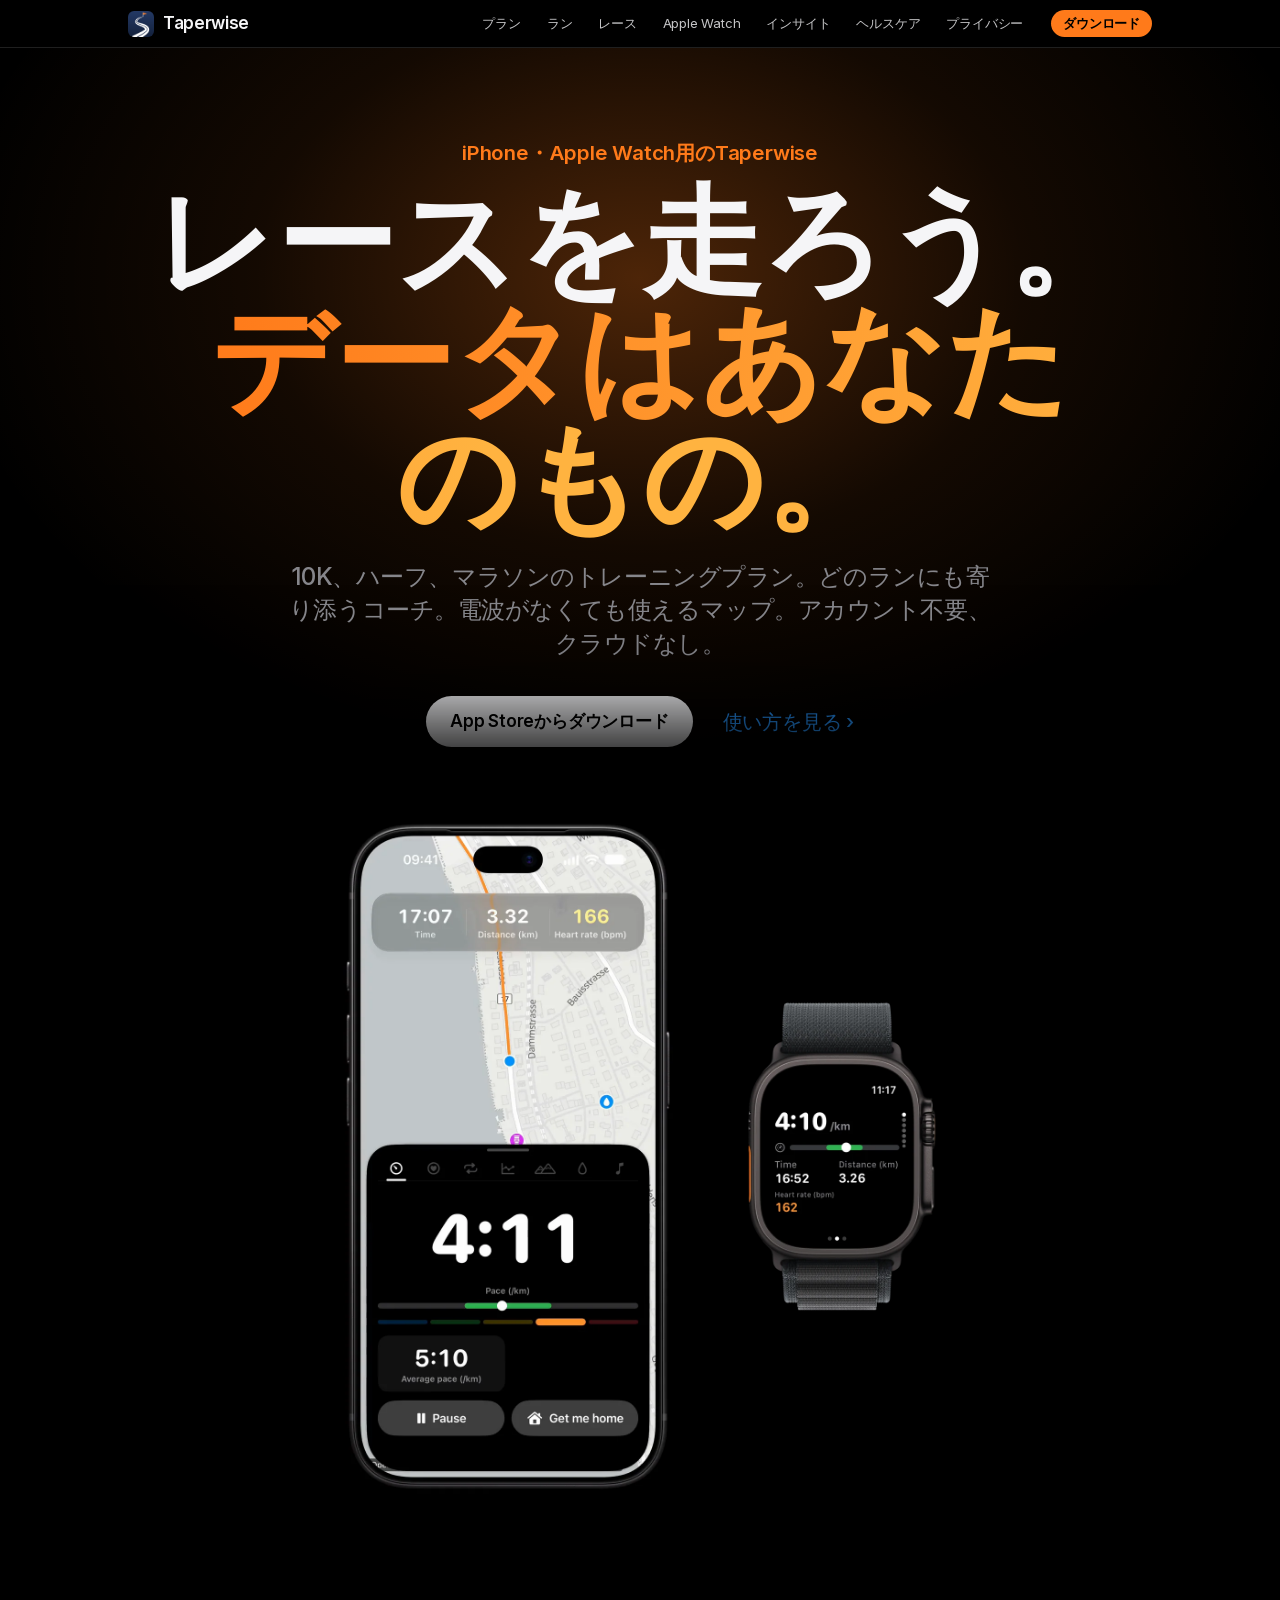
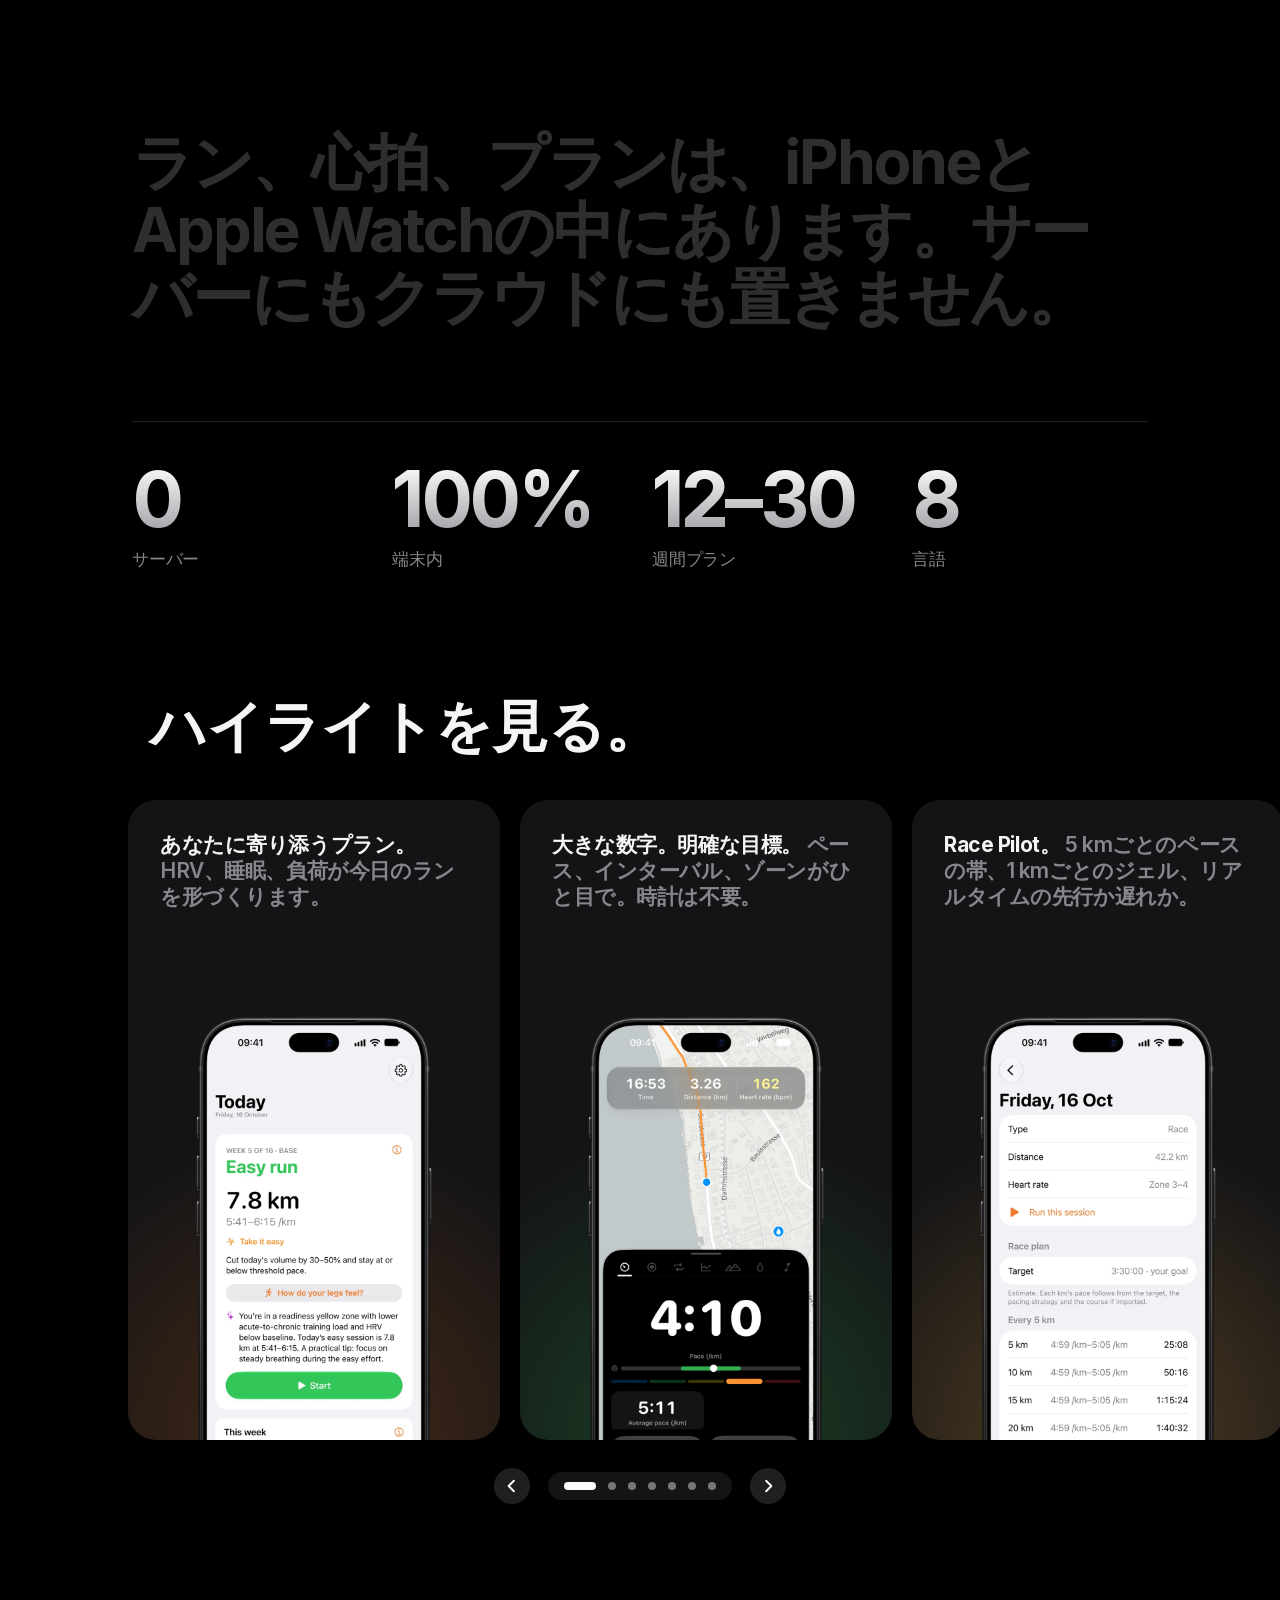
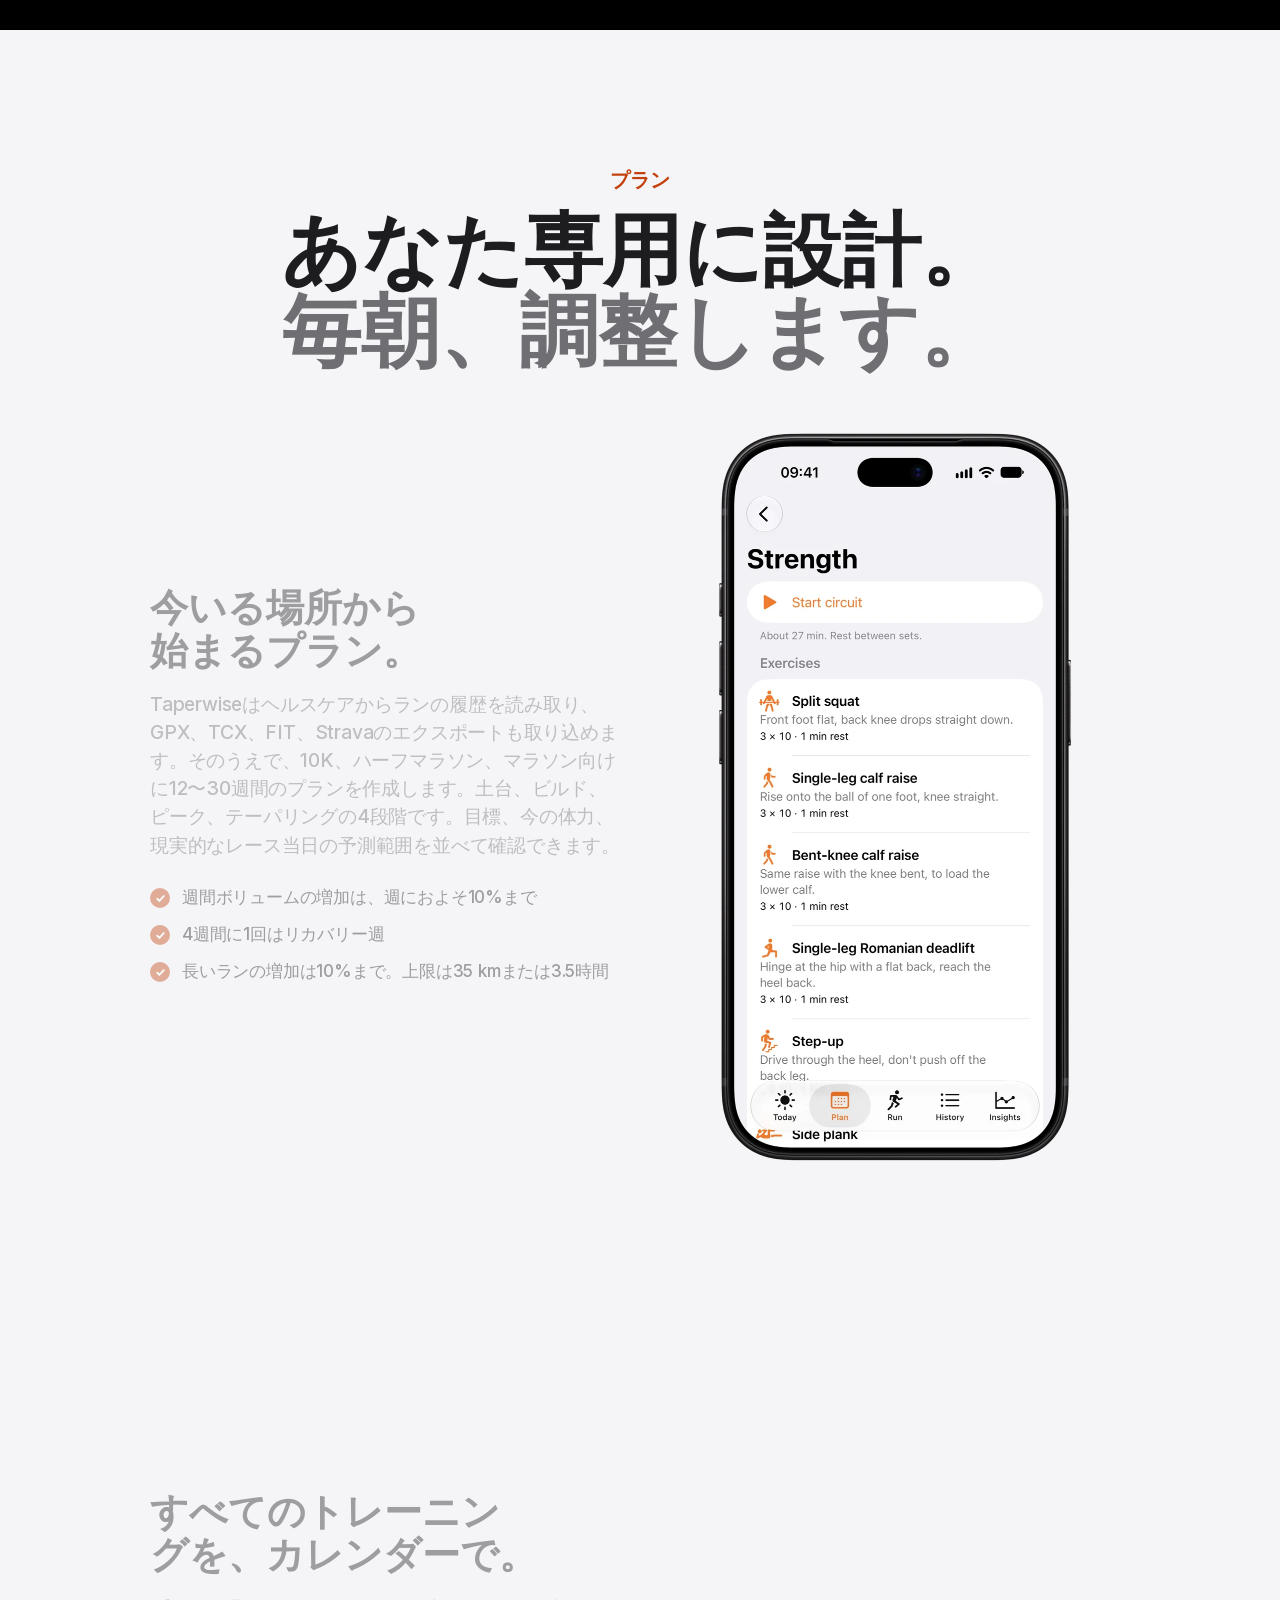
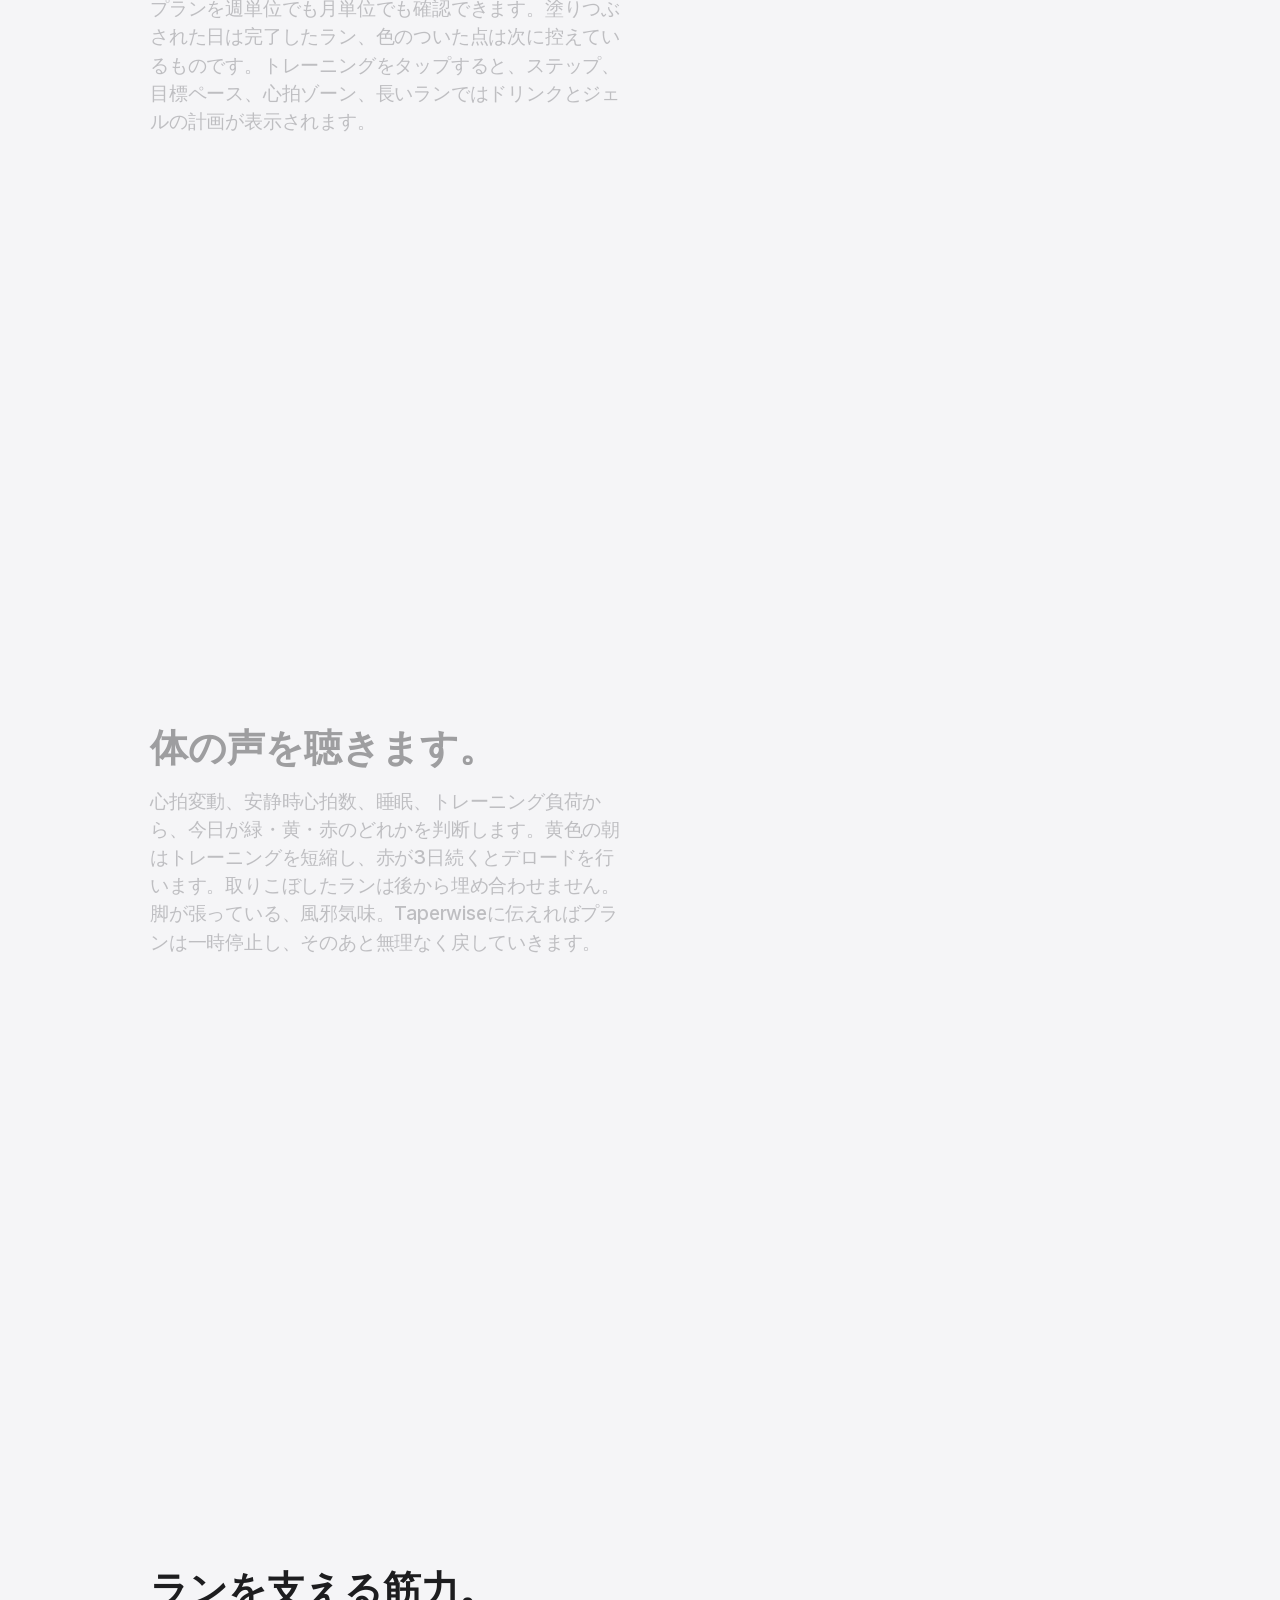
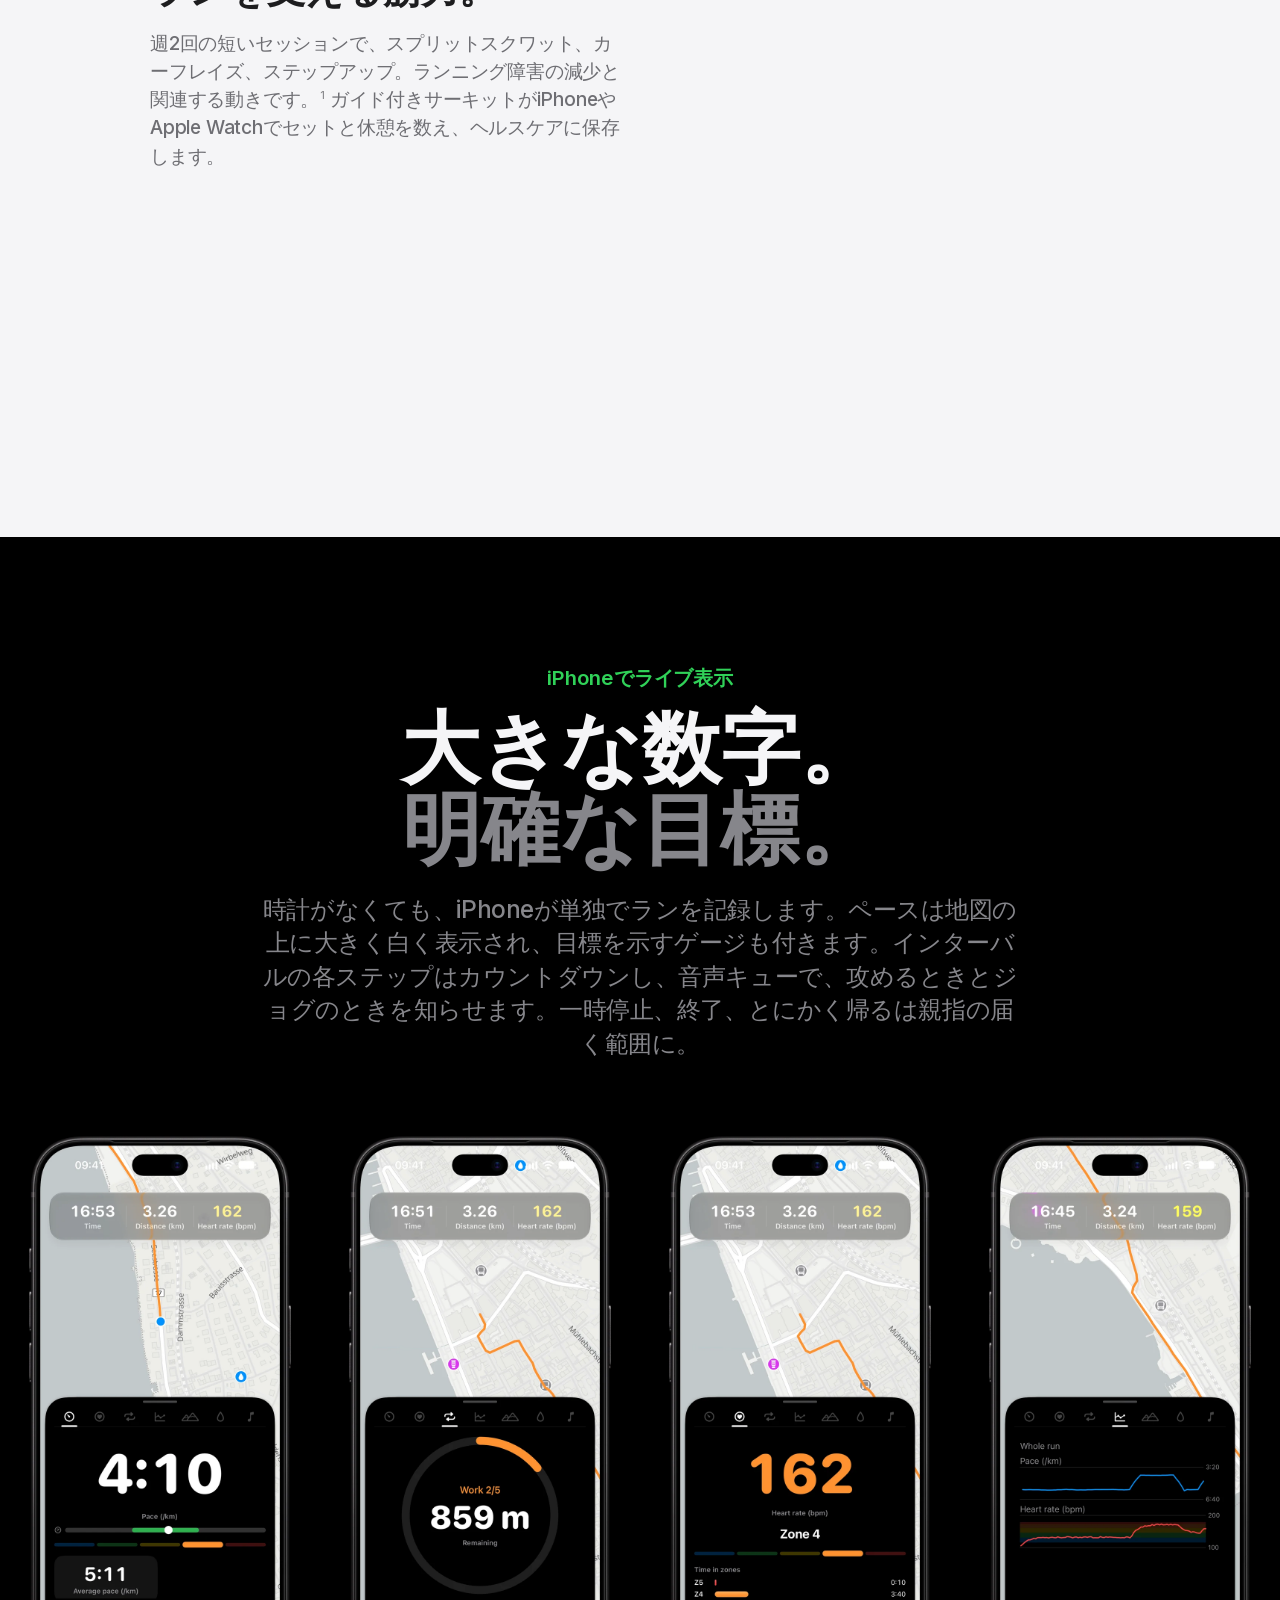
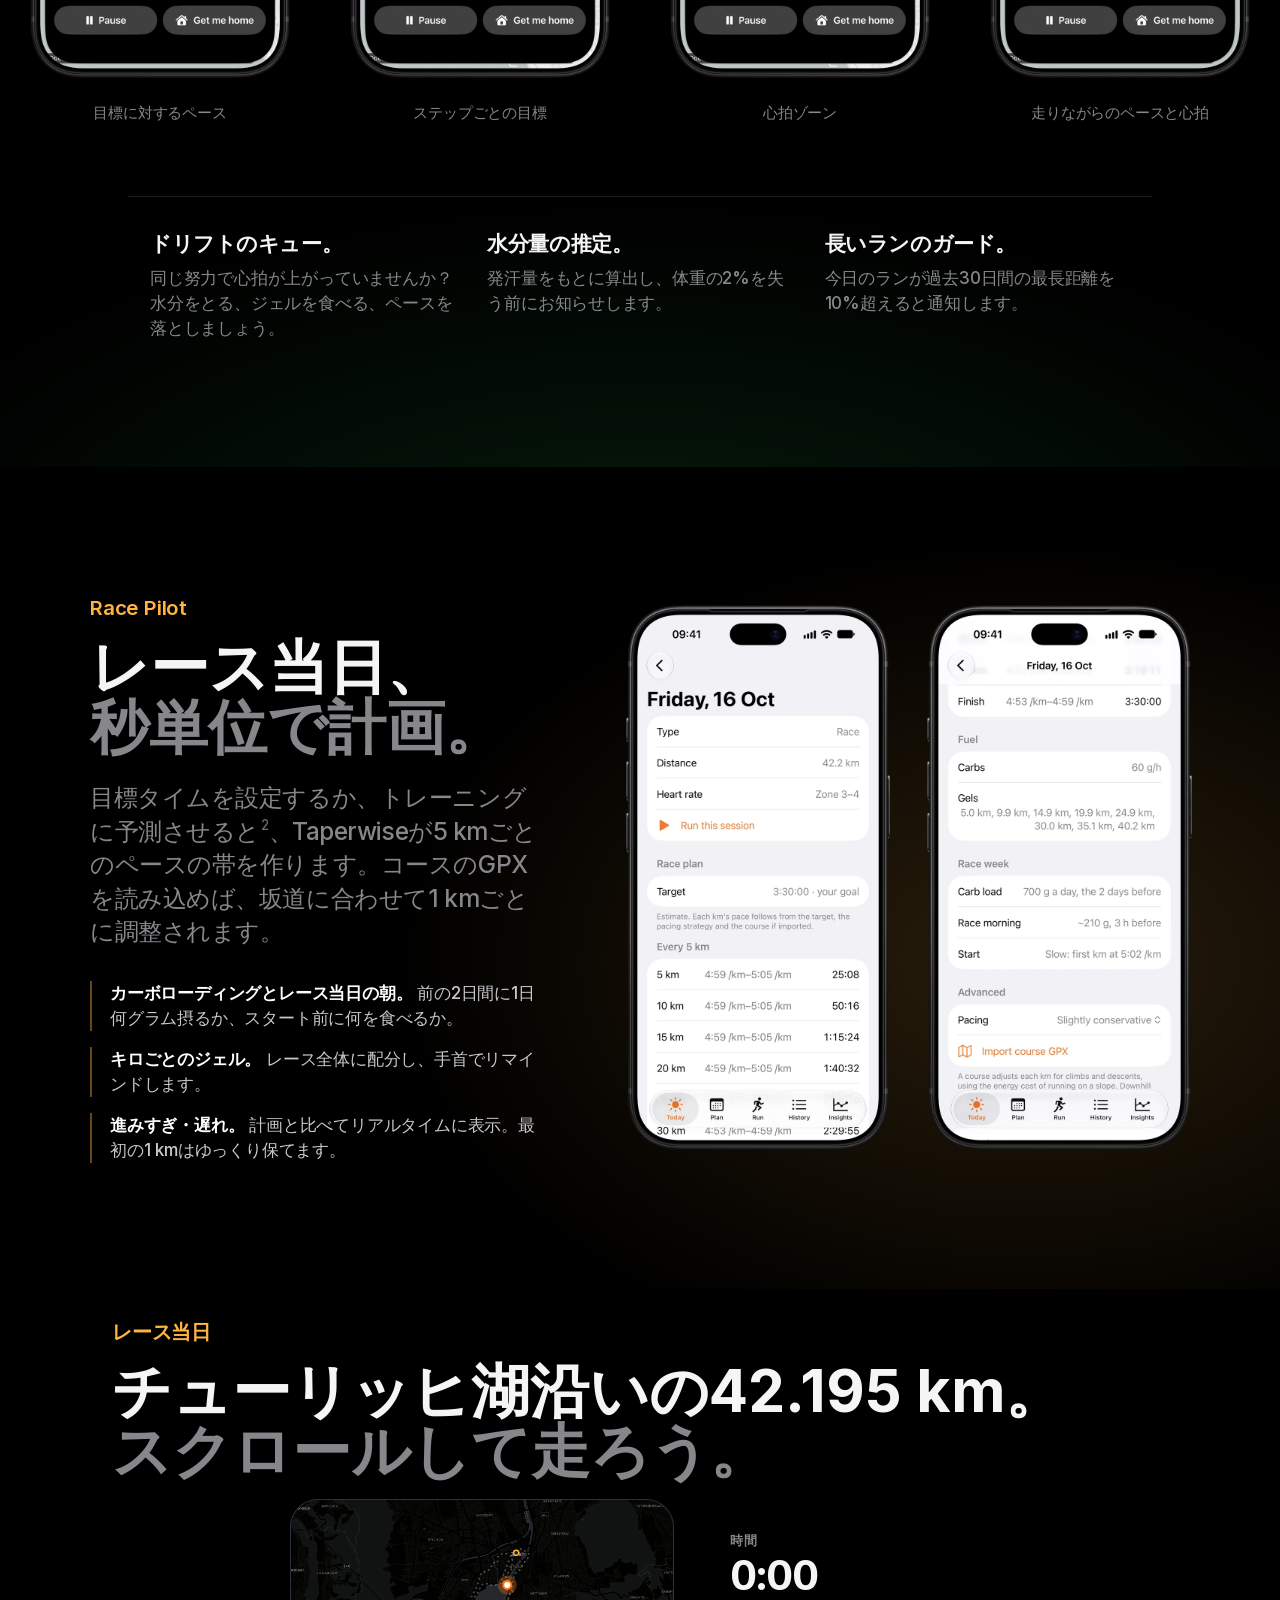
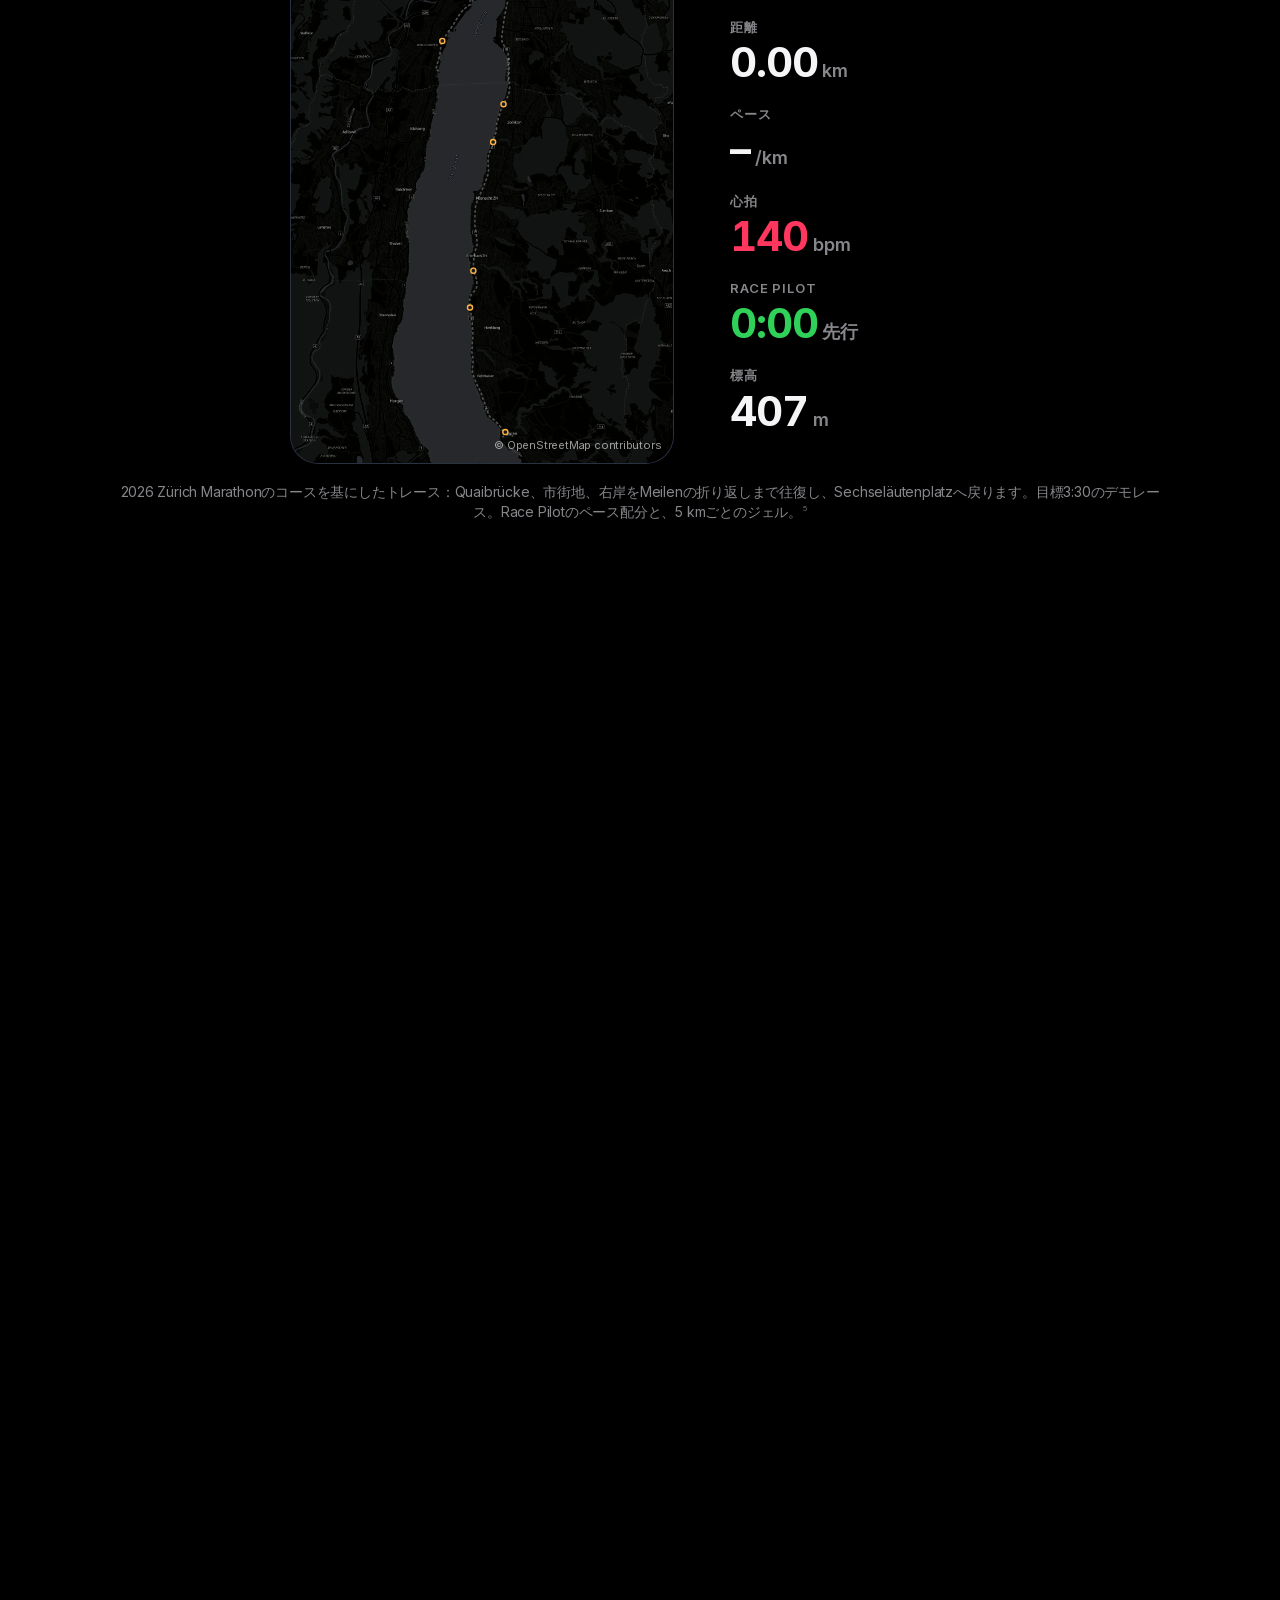
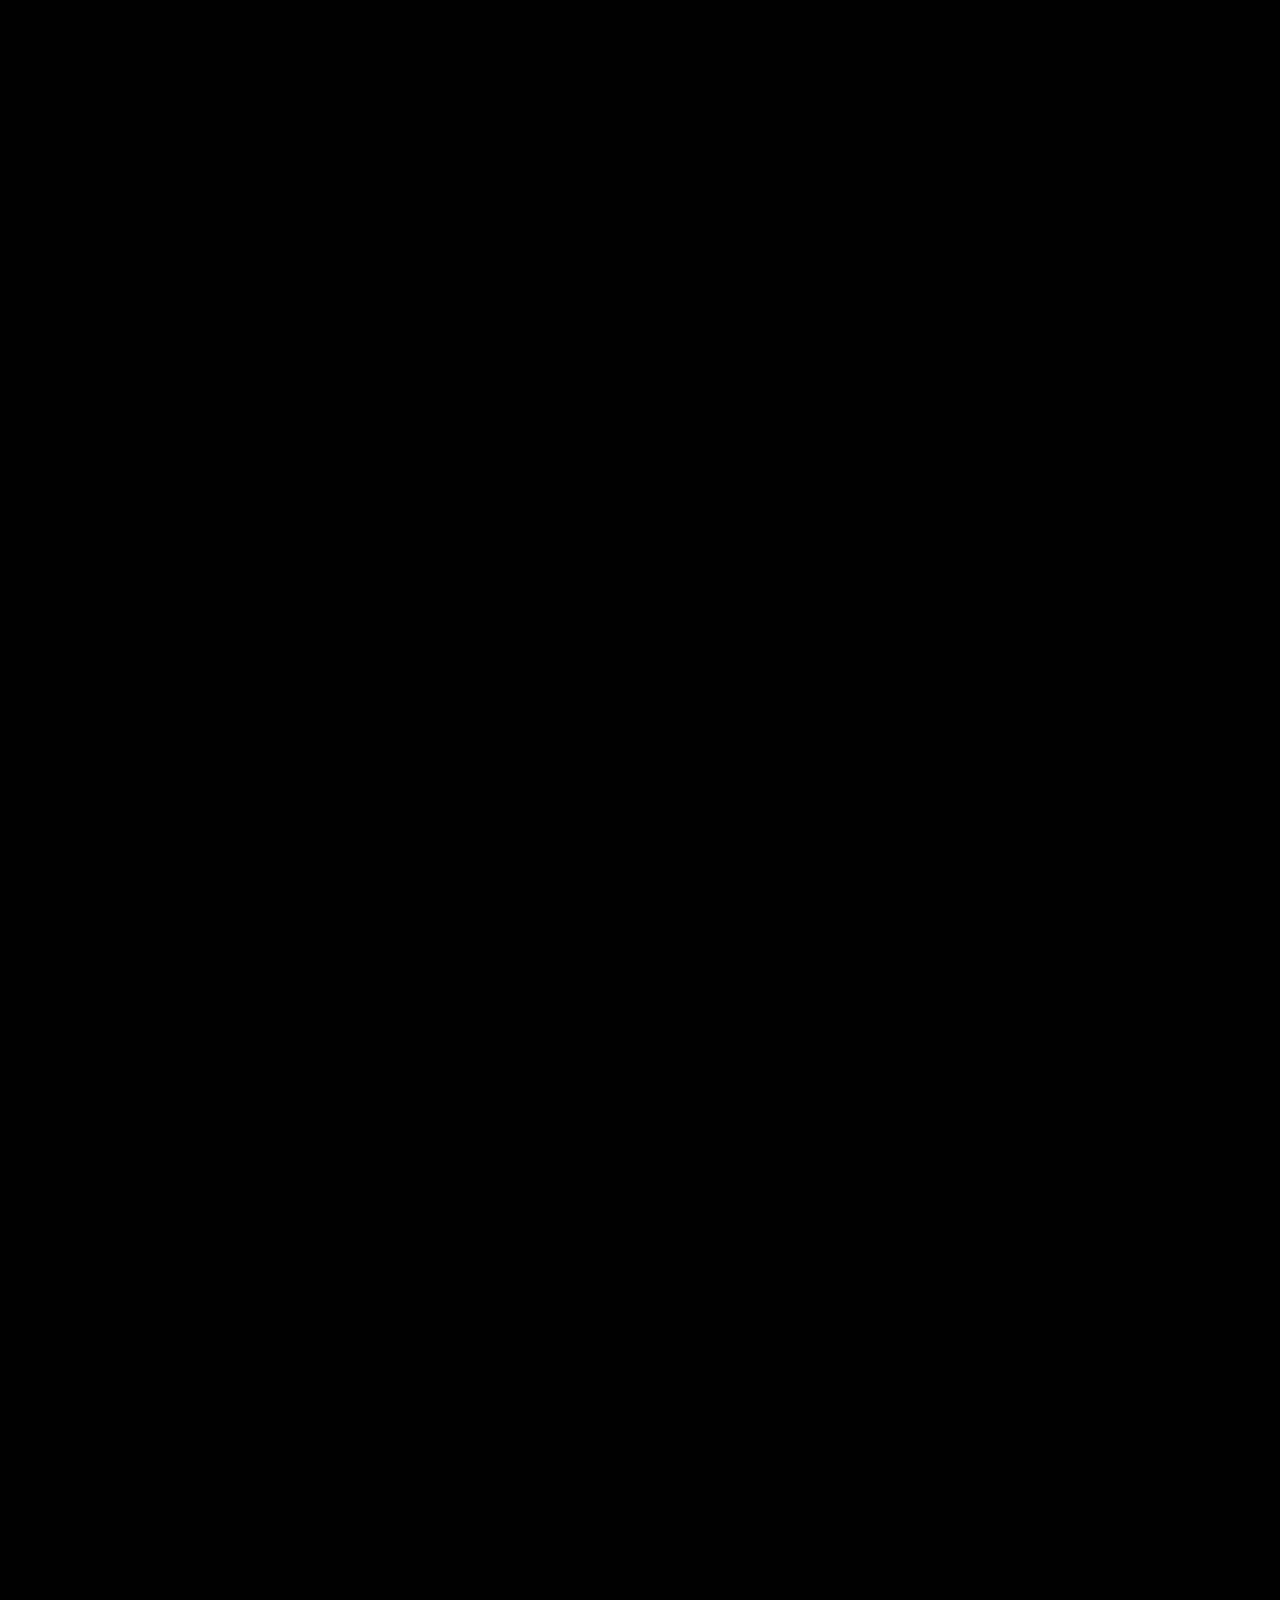
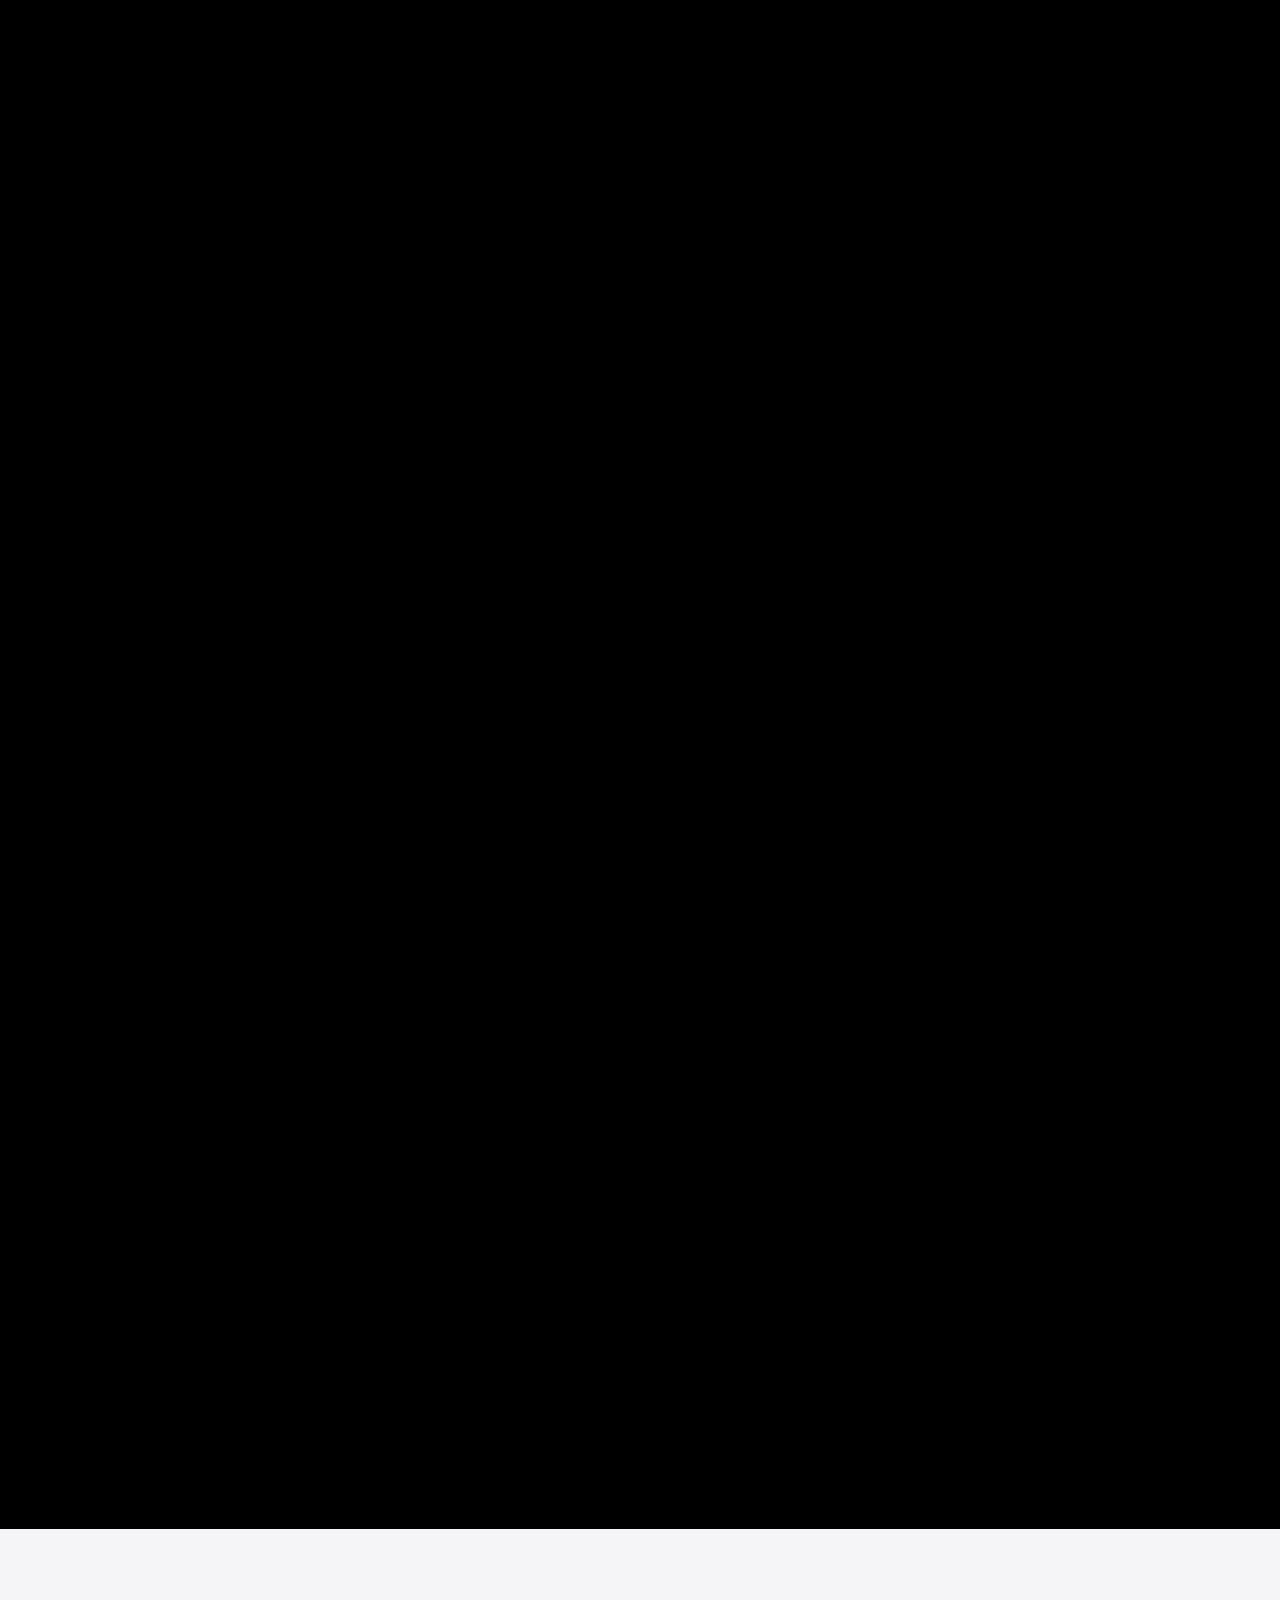
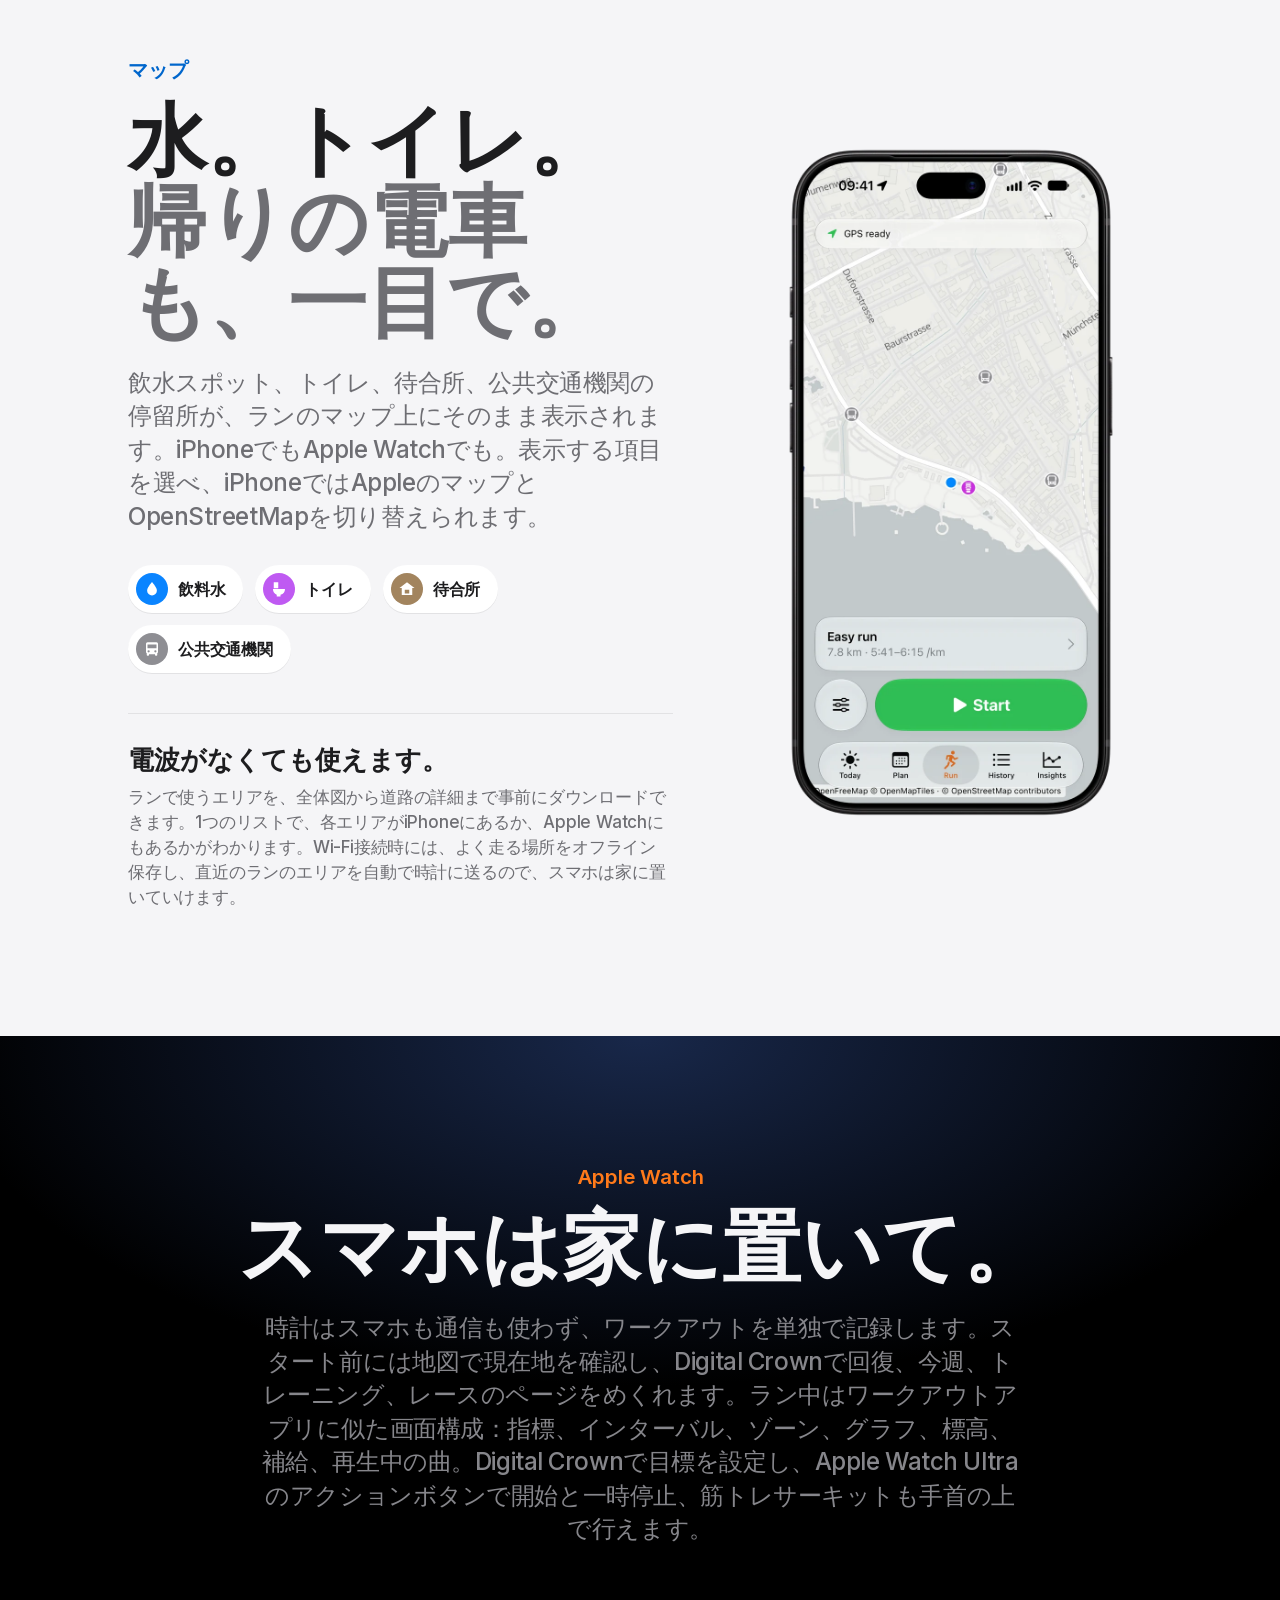
<file: ja/index.html>
<!doctype html>
<html lang="ja">
<head>
<meta charset="utf-8">
<meta name="viewport" content="width=device-width, initial-scale=1, viewport-fit=cover">
<title data-i18n="meta.title">Taperwise · マラソン 練習メニュー・ハーフマラソン</title>
<meta name="description" data-i18n-attr="content:meta.description" content="10K・ハーフ・マラソンの練習メニューを、心拍・HRV・睡眠に合わせて調整。ランニングアプリ Apple Watch対応、オフライン地図、端末内コーチング。アカウント不要。">
<meta name="theme-color" content="#000000">
<meta property="og:title" data-i18n-attr="content:meta.title" content="Taperwise · マラソン 練習メニュー・ハーフマラソン">
<meta property="og:site_name" content="Taperwise">
<meta property="og:locale" content="ja_JP">
<meta property="og:type" content="website">
<meta property="og:url" content="https://taperwise.run/ja/">
<meta name="twitter:card" content="summary">
<meta property="og:description" data-i18n-attr="content:og.description" content="iPhoneとApple Watchのためのレース練習。オフライン地図、端末内コーチング、クラウドなし。">
<meta property="og:image" content="https://taperwise.run/assets/img/icon.png">
<script type="application/ld+json">{"@context": "https://schema.org", "@type": "MobileApplication", "name": "Taperwise", "operatingSystem": "iOS, watchOS", "applicationCategory": "HealthApplication", "applicationSubCategory": "Running", "description": "10K・ハーフ・マラソンの練習メニューを、心拍・HRV・睡眠に合わせて調整。ランニングアプリ Apple Watch対応、オフライン地図、端末内コーチング。アカウント不要。", "url": "https://taperwise.run/ja/", "image": "https://taperwise.run/assets/img/icon.png", "inLanguage": "ja", "publisher": {"@type": "Organization", "name": "BitSpire GmbH", "email": "apps@bitspire.ch"}}</script>
<link rel="canonical" href="https://taperwise.run/ja/">
<link rel="alternate" hreflang="en" href="https://taperwise.run/">
<link rel="alternate" hreflang="de" href="https://taperwise.run/de/">
<link rel="alternate" hreflang="fr" href="https://taperwise.run/fr/">
<link rel="alternate" hreflang="it" href="https://taperwise.run/it/">
<link rel="alternate" hreflang="es" href="https://taperwise.run/es/">
<link rel="alternate" hreflang="pt-BR" href="https://taperwise.run/pt-br/">
<link rel="alternate" hreflang="nl" href="https://taperwise.run/nl/">
<link rel="alternate" hreflang="ja" href="https://taperwise.run/ja/">
<link rel="alternate" hreflang="x-default" href="https://taperwise.run/">
<link rel="alternate" type="text/markdown" href="https://taperwise.run/ja/index.md">
<link rel="icon" href="../assets/img/icon.png">
<link rel="apple-touch-icon" href="../assets/img/apple-touch-icon.png">
<link rel="stylesheet" href="../assets/site.css">
<script>document.documentElement.classList.add('js')</script>
</head>
<body>

<nav class="nav">
  <a class="brand" href="#top"><img src="../assets/img/icon.png" alt="" width="26" height="26">Taperwise</a>
  <div class="nav-links">
    <a data-i18n="nav.plan" href="#plan">プラン</a>
    <a data-i18n="nav.run" href="#run">ラン</a>
    <a data-i18n="nav.race" href="#race">レース</a>
    <a data-i18n="nav.watch" href="#watch">Apple Watch</a>
    <a data-i18n="nav.insights" href="#insights">インサイト</a>
    <a data-i18n="nav.health" href="#health">ヘルスケア</a>
    <a data-i18n="nav.privacy" href="../privacy/">プライバシー</a>
  </div>
  <a data-i18n="nav.download" class="nav-cta" href="https://apps.apple.com/app/id6823595769">ダウンロード</a>
</nav>

<header class="hero dark" id="top">
  <div class="hero-copy">
    <p data-i18n="hero.eyebrow" class="eyebrow reveal">iPhone・Apple Watch用のTaperwise</p>
    <h1 data-i18n="hero.title" class="reveal">レースを走ろう。<br><span class="grad">データはあなたのもの。</span></h1>
    <p data-i18n="hero.lead" class="lead reveal">10K、ハーフ、マラソンのトレーニングプラン。どのランにも寄り添うコーチ。電波がなくても使えるマップ。アカウント不要、クラウドなし。</p>
    <div class="cta reveal">
      <a data-i18n="hero.store" class="store" href="https://apps.apple.com/app/id6823595769">App Storeからダウンロード</a>
      <a data-i18n="hero.more" class="more" href="#plan">使い方を見る</a>
    </div>
  </div>
  <div class="hero-devices fade">
    <video class="dev-phone" src="../assets/video/run.mp4" poster="../assets/video/run-poster.webp" autoplay muted loop playsinline width="720" height="1472" data-i18n-attr="aria-label:hero.video" aria-label="iPhoneで走るTaperwiseのライブラン：マップ上のルートと、目標範囲内のペース4:11/km"></video>
    <img class="dev-watch" src="../assets/img/watch-metrics.webp" width="440" height="704" data-i18n-attr="alt:hero.watch" alt="Apple WatchのTaperwise：ペース4:10/km（目標どおり）、心拍数162">
  </div>
</header>

<section class="dark statement">
  <p data-i18n="statement.text" class="words" data-words>ラン、心拍、プランは、iPhoneとApple Watchの中にあります。サーバーにもクラウドにも置きません。</p>
  <dl class="stats">
    <div class="reveal"><dd>0</dd><dt data-i18n="stats.servers">サーバー</dt></div>
    <div class="reveal"><dd>100%</dd><dt data-i18n="stats.ondevice">端末内</dt></div>
    <div class="reveal"><dd>12–30</dd><dt data-i18n="stats.plans">週間プラン</dt></div>
    <div class="reveal"><dd>8</dd><dt data-i18n="stats.languages">言語</dt></div>
  </dl>
</section>

<section class="dark highlights" aria-labelledby="hl-title">
  <div class="hl-head reveal">
    <h2 id="hl-title" data-i18n="hl.title">ハイライトを見る。</h2>
  </div>
  <div class="hl-track" data-hl>
    <a class="hl-card hl-plan" href="#plan">
      <p data-i18n="hl.plan"><strong>あなたに寄り添うプラン。</strong> HRV、睡眠、負荷が今日のランを形づくります。</p>
      <img src="../assets/img/phone-today.webp" width="720" height="1472" alt="" loading="lazy">
    </a>
    <a class="hl-card hl-run" href="#run">
      <p data-i18n="hl.run"><strong>大きな数字。明確な目標。</strong> ペース、インターバル、ゾーンがひと目で。時計は不要。</p>
      <img src="../assets/img/phone-run-metrics.webp" width="720" height="1472" alt="" loading="lazy">
    </a>
    <a class="hl-card hl-race" href="#race">
      <p data-i18n="hl.race"><strong>Race Pilot。</strong> 5 kmごとのペースの帯、1 kmごとのジェル、リアルタイムの先行か遅れか。</p>
      <img src="../assets/img/phone-race-pilot.webp" width="720" height="1472" alt="" loading="lazy">
    </a>
    <a class="hl-card hl-watch" href="#watch">
      <p data-i18n="hl.watch"><strong>スマホは家に置いて。</strong> ラン全体をApple Watchで。オフライン地図つき。</p>
      <img class="hl-watch-img" src="../assets/img/watch-metrics.webp" width="440" height="704" alt="" loading="lazy">
    </a>
    <a class="hl-card hl-insights" href="#insights">
      <p data-i18n="hl.insights"><strong>体力の伸びを見る。</strong> VDOT、睡眠中のHRV、トレーニング負荷など、さらに7つのインサイト。</p>
      <img src="../assets/img/phone-recovery.webp" width="720" height="1472" alt="" loading="lazy">
    </a>
    <a class="hl-card hl-health" href="#health">
      <p data-i18n="hl.health"><strong>ヘルスケアのゾーン。</strong> フィットネスとワークアウトアプリと同じ心拍ゾーン。</p>
      <img src="../assets/img/phone-settings-zones.webp" width="720" height="1472" alt="" loading="lazy">
    </a>
    <a class="hl-card hl-private" href="#private">
      <p data-i18n="hl.private"><strong>アカウントなし。サーバーなし。</strong> ランはiPhone、Apple Watch、ヘルスケアに残ります。</p>
      <span class="hl-lock" aria-hidden="true"><svg viewBox="0 0 24 24"><path fill="currentColor" d="M12 2a5 5 0 0 0-5 5v3H6a2 2 0 0 0-2 2v8a2 2 0 0 0 2 2h12a2 2 0 0 0 2-2v-8a2 2 0 0 0-2-2h-1V7a5 5 0 0 0-5-5Zm-3 8V7a3 3 0 1 1 6 0v3H9Z"/></svg></span>
    </a>
  </div>
  <div class="hl-nav">
    <button class="hl-arrow" type="button" data-step="-1" data-i18n-attr="aria-label:hl.prev" aria-label="前へ"><svg viewBox="0 0 24 24" aria-hidden="true"><path d="m14.5 5-7 7 7 7"/></svg></button>
    <div class="hl-dots" role="tablist"></div>
    <button class="hl-arrow" type="button" data-step="1" data-i18n-attr="aria-label:hl.next" aria-label="次へ"><svg viewBox="0 0 24 24" aria-hidden="true"><path d="m9.5 5 7 7-7 7"/></svg></button>
  </div>
</section>

<section class="light story-wrap" id="plan">
  <div class="section-head reveal">
    <p data-i18n="plan.eyebrow" class="eyebrow">プラン</p>
    <h2 data-i18n="plan.title">あなた専用に設計。<br><span class="soft">毎朝、調整します。</span></h2>
  </div>
  <div class="story">
    <div class="story-text">
      <article class="step" data-shot="0">
        <img class="step-phone" src="../assets/img/phone-plan.webp" width="720" height="1472" data-i18n-attr="alt:plan.adapt.alt" alt="Taperwiseのプラン：マラソンまで76日、完走目標、レース当日の予測3:22〜3:38、209.9／229 kmで順調" loading="lazy">
        <h3 data-i18n="plan.adapt.title">今いる場所から始まるプラン。</h3>
        <p data-i18n="plan.adapt.text">Taperwiseはヘルスケアからランの履歴を読み取り、GPX、TCX、FIT、Stravaのエクスポートも取り込めます。そのうえで、10K、ハーフマラソン、マラソン向けに12〜30週間のプランを作成します。土台、ビルド、ピーク、テーパリングの4段階です。目標、今の体力、現実的なレース当日の予測範囲を並べて確認できます。</p>
        <ul class="ticks">
          <li data-i18n="plan.adapt.tick1">週間ボリュームの増加は、週におよそ10%まで</li>
          <li data-i18n="plan.adapt.tick2">4週間に1回はリカバリー週</li>
          <li data-i18n="plan.adapt.tick3">長いランの増加は10%まで。上限は35 kmまたは3.5時間</li>
        </ul>
      </article>
      <article class="step" data-shot="1">
        <img class="step-phone" src="../assets/img/phone-plan-calendar.webp" width="720" height="1472" data-i18n-attr="alt:plan.calendar.alt" alt="10月のプランカレンダー。完了したランと予定のトレーニングを表示" loading="lazy">
        <h3 data-i18n="plan.calendar.title">すべてのトレーニングを、カレンダーで。</h3>
        <p data-i18n="plan.calendar.text">プランを週単位でも月単位でも確認できます。塗りつぶされた日は完了したラン、色のついた点は次に控えているものです。トレーニングをタップすると、ステップ、目標ペース、心拍ゾーン、長いランではドリンクとジェルの計画が表示されます。</p>
      </article>
      <article class="step" data-shot="2">
        <img class="step-phone" src="../assets/img/phone-today.webp" width="720" height="1472" data-i18n-attr="alt:plan.today.alt" alt="Taperwise「今日」：楽なラン7.8 km（1 kmあたり5:41〜6:15）、気楽に、今日の量を30〜50%減らす、コーチのメモ" loading="lazy">
        <h3 data-i18n="plan.today.title">体の声を聴きます。</h3>
        <p data-i18n="plan.today.text">心拍変動、安静時心拍数、睡眠、トレーニング負荷から、今日が緑・黄・赤のどれかを判断します。黄色の朝はトレーニングを短縮し、赤が3日続くとデロードを行います。取りこぼしたランは後から埋め合わせません。脚が張っている、風邪気味。Taperwiseに伝えればプランは一時停止し、そのあと無理なく戻していきます。</p>
      </article>
      <article class="step" data-shot="3">
        <img class="step-phone" src="../assets/img/phone-strength.webp" width="720" height="1472" data-i18n-attr="alt:plan.strength.alt" alt="筋力トレーニング：スプリットスクワット、カーフレイズ、片脚ルーマニアンデッドリフト、ステップアップ。約27分" loading="lazy">
        <h3 data-i18n="plan.strength.title">ランを支える筋力。</h3>
        <p data-i18n="plan.strength.text">週2回の短いセッションで、スプリットスクワット、カーフレイズ、ステップアップ。ランニング障害の減少と関連する動きです。<sup><a href="#fn1">1</a></sup> ガイド付きサーキットがiPhoneやApple Watchでセットと休憩を数え、ヘルスケアに保存します。</p>
      </article>
    </div>
    <div class="story-device">
      <img class="on" src="../assets/img/phone-plan.webp" width="720" height="1472" alt="" loading="lazy">
      <img src="../assets/img/phone-plan-calendar.webp" width="720" height="1472" alt="" loading="lazy">
      <img src="../assets/img/phone-today.webp" width="720" height="1472" alt="" loading="lazy">
      <img src="../assets/img/phone-strength.webp" width="720" height="1472" alt="" loading="lazy">
    </div>
  </div>
</section>

<section class="dark live" id="run">
  <div class="section-head reveal">
    <p data-i18n="live.eyebrow" class="eyebrow green">iPhoneでライブ表示</p>
    <h2 data-i18n="live.title">大きな数字。<br><span class="soft">明確な目標。</span></h2>
    <p data-i18n="live.lead" class="lead">時計がなくても、iPhoneが単独でランを記録します。ペースは地図の上に大きく白く表示され、目標を示すゲージも付きます。インターバルの各ステップはカウントダウンし、音声キューで、攻めるときとジョグのときを知らせます。一時停止、終了、とにかく帰るは親指の届く範囲に。</p>
  </div>
  <div class="phone-row fade">
    <figure><img src="../assets/img/phone-run-metrics.webp" width="720" height="1472" data-i18n-attr="alt:live.pace.alt" alt="ライブラン：ペース4:10/kmで目標範囲内、平均5:11" loading="lazy"><figcaption data-i18n="live.pace.cap">目標に対するペース</figcaption></figure>
    <figure><img src="../assets/img/phone-run-interval.webp" width="720" height="1472" data-i18n-attr="alt:live.interval.alt" alt="インターバル画面：ワーク2／5、残り859 m" loading="lazy"><figcaption data-i18n="live.interval.cap">ステップごとの目標</figcaption></figure>
    <figure><img src="../assets/img/phone-run-zones.webp" width="720" height="1472" data-i18n-attr="alt:live.zones.alt" alt="心拍数162、ゾーン4、ゾーン別の時間表示" loading="lazy"><figcaption data-i18n="live.zones.cap">心拍ゾーン</figcaption></figure>
    <figure><img src="../assets/img/phone-run-chart.webp" width="720" height="1472" data-i18n-attr="alt:live.chart.alt" alt="ラン全体のペースと心拍のグラフ" loading="lazy"><figcaption data-i18n="live.chart.cap">走りながらのペースと心拍</figcaption></figure>
  </div>
  <ul class="cues reveal">
    <li data-i18n="live.cue1"><strong>ドリフトのキュー。</strong> 同じ努力で心拍が上がっていませんか？ 水分をとる、ジェルを食べる、ペースを落としましょう。</li>
    <li data-i18n="live.cue2"><strong>水分量の推定。</strong> 発汗量をもとに算出し、体重の2%を失う前にお知らせします。</li>
    <li data-i18n="live.cue3"><strong>長いランのガード。</strong> 今日のランが過去30日間の最長距離を10%超えると通知します。</li>
  </ul>
</section>

<section class="dark race" id="race">
  <div class="race-grid">
    <div class="race-copy reveal">
      <p data-i18n="race.eyebrow" class="eyebrow amber">Race Pilot</p>
      <h2 data-i18n="race.title">レース当日、<br><span class="soft">秒単位で計画。</span></h2>
      <p data-i18n="race.lead" class="lead">目標タイムを設定するか、トレーニングに予測させると<sup><a href="#fn2">2</a></sup>、Taperwiseが5 kmごとのペースの帯を作ります。コースのGPXを読み込めば、坂道に合わせて1 kmごとに調整されます。</p>
      <ul class="facts">
        <li data-i18n="race.fact1"><strong>カーボローディングとレース当日の朝。</strong> 前の2日間に1日何グラム摂るか、スタート前に何を食べるか。</li>
        <li data-i18n="race.fact2"><strong>キロごとのジェル。</strong> レース全体に配分し、手首でリマインドします。</li>
        <li data-i18n="race.fact3"><strong>進みすぎ・遅れ。</strong> 計画と比べてリアルタイムに表示。最初の1 kmはゆっくり保てます。</li>
      </ul>
    </div>
    <div class="race-phones fade">
      <img src="../assets/img/phone-race-pilot.webp" width="720" height="1472" data-i18n-attr="alt:race.pilot.alt" alt="レースプラン：マラソン、目標3:30:00、5 kmごとのスプリット付きペースの帯4:59〜5:05/km" loading="lazy">
      <img src="../assets/img/phone-race-band.webp" width="720" height="1472" data-i18n-attr="alt:race.band.alt" alt="レース計画の続き：1時間あたり炭水化物60 g、キロごとのジェル、レースウィークのチェックリスト、コースGPXの読み込み" loading="lazy">
    </div>
  </div>
</section>

<section class="dark replay" id="marathon" data-replay>
  <div class="replay-sticky">
    <div class="replay-head">
      <p data-i18n="marathon.eyebrow" class="eyebrow amber">レース当日</p>
      <h2 data-i18n="marathon.title">チューリッヒ湖沿いの42.195 km。<br><span class="soft">スクロールして走ろう。</span></h2>
    </div>
    <div class="replay-stage">
      <div class="replay-map">
        <img src="../assets/img/zurich-marathon.jpg" alt="" width="1350" height="1980" loading="lazy">
        <svg viewBox="0 0 1350 1980" aria-hidden="true">
          <path class="trail-ghost"></path>
          <g class="gels"></g>
          <path class="trail"></path>
          <circle class="runner-halo" r="34"></circle>
          <circle class="runner" r="14"></circle>
        </svg>
        <span data-i18n="map.attribution" class="attribution">© OpenStreetMap contributors</span>
      </div>
      <dl class="hud">
        <div><dt data-i18n="hud.time">時間</dt><dd data-hud="time">0:00</dd></div>
        <div><dt data-i18n="hud.distance">距離</dt><dd><span data-hud="dist">0.00</span><small>km</small></dd></div>
        <div><dt data-i18n="hud.pace">ペース</dt><dd><span data-hud="pace">–</span><small>/km</small></dd></div>
        <div class="hr"><dt data-i18n="hud.heartrate">心拍</dt><dd><span data-hud="hr">–</span><small>bpm</small></dd></div>
        <div class="pilot"><dt data-i18n="hud.pilot">Race Pilot</dt><dd><span data-hud="pilot">0:00</span><small data-hud="pilotWord" data-i18n-attr="data-ahead:hud.ahead;data-behind:hud.behind" data-ahead="先行" data-behind="遅れ">ahead</small></dd></div>
        <div><dt data-i18n="hud.elevation">標高</dt><dd><span data-hud="ele">–</span><small>m</small></dd></div>
      </dl>
    </div>
    <p data-i18n="marathon.note" class="replay-note">2026 Zürich Marathonのコースを基にしたトレース：Quaibrücke、市街地、右岸をMeilenの折り返しまで往復し、Sechseläutenplatzへ戻ります。目標3:30のデモレース。Race Pilotのペース配分と、5 kmごとのジェル。<sup><a href="#fn5">5</a></sup></p>
  </div>
</section>

<section class="light maps" id="maps">
  <div class="maps-grid">
    <div class="maps-copy reveal">
      <p data-i18n="maps.eyebrow" class="eyebrow blue">マップ</p>
      <h2 data-i18n="maps.title">水。トイレ。<br><span class="soft">帰りの電車も、一目で。</span></h2>
      <p data-i18n="maps.lead" class="lead">飲水スポット、トイレ、待合所、公共交通機関の停留所が、ランのマップ上にそのまま表示されます。iPhoneでもApple Watchでも。表示する項目を選べ、iPhoneではAppleのマップとOpenStreetMapを切り替えられます。</p>
      <ul class="poi">
        <li><span class="poi-ico water"><svg viewBox="0 0 24 24"><path d="M12 2.5S5.5 9.6 5.5 14.2a6.5 6.5 0 0 0 13 0C18.5 9.6 12 2.5 12 2.5Z"/></svg></span><span data-i18n="maps.poi.water">飲料水</span></li>
        <li><span class="poi-ico toilet"><svg viewBox="0 0 24 24"><path d="M5 3h6v8H5zM4 12h16a8 8 0 0 1-6 7.7V22H9v-2.3A8 8 0 0 1 4 12Z"/></svg></span><span data-i18n="maps.poi.toilets">トイレ</span></li>
        <li><span class="poi-ico shelter"><svg viewBox="0 0 24 24"><path d="M12 3 2 10.5h3V20h14v-9.5h3L12 3Zm-3 15v-5h6v5H9Z"/></svg></span><span data-i18n="maps.poi.shelters">待合所</span></li>
        <li><span class="poi-ico transit"><svg viewBox="0 0 24 24"><path d="M6 3h12a2 2 0 0 1 2 2v11a2 2 0 0 1-1 1.7V20a1 1 0 0 1-1 1h-1a1 1 0 0 1-1-1v-1H8v1a1 1 0 0 1-1 1H6a1 1 0 0 1-1-1v-2.3A2 2 0 0 1 4 16V5a2 2 0 0 1 2-2Zm0 3v5h12V6H6Zm1.5 7.5a1.5 1.5 0 1 0 0 3 1.5 1.5 0 0 0 0-3Zm9 0a1.5 1.5 0 1 0 0 3 1.5 1.5 0 0 0 0-3Z"/></svg></span><span data-i18n="maps.poi.transit">公共交通機関</span></li>
      </ul>
      <div class="offline">
        <h3 data-i18n="maps.offline.title">電波がなくても使えます。</h3>
        <p data-i18n="maps.offline.text">ランで使うエリアを、全体図から道路の詳細まで事前にダウンロードできます。1つのリストで、各エリアがiPhoneにあるか、Apple Watchにもあるかがわかります。Wi-Fi接続時には、よく走る場所をオフライン保存し、直近のランのエリアを自動で時計に送るので、スマホは家に置いていけます。</p>
      </div>
    </div>
    <img class="maps-phone fade" src="../assets/img/phone-run-map.webp" width="720" height="1472" data-i18n-attr="alt:maps.phone.alt" alt="ランタブ：飲料水・トイレ・バス停を表示した地図、GPS準備完了、今日の楽なラン10.9 km、スタートボタン" loading="lazy">
  </div>
</section>

<section class="dark watch-sec" id="watch">
  <div class="section-head reveal">
    <p data-i18n="watch.eyebrow" class="eyebrow">Apple Watch</p>
    <h2 data-i18n="watch.title">スマホは家に置いて。</h2>
    <p data-i18n="watch.lead" class="lead">時計はスマホも通信も使わず、ワークアウトを単独で記録します。スタート前には地図で現在地を確認し、Digital Crownで回復、今週、トレーニング、レースのページをめくれます。ラン中はワークアウトアプリに似た画面構成：指標、インターバル、ゾーン、グラフ、標高、補給、再生中の曲。Digital Crownで目標を設定し、Apple Watch Ultraのアクションボタンで開始と一時停止、筋トレサーキットも手首の上で行えます。</p>
  </div>
  <div class="watch-row fade">
    <figure><img src="../assets/img/watch-start.webp" width="440" height="704" data-i18n-attr="alt:watch.start.alt" alt="スタート画面：今日は8 kmのインターバル、無理せず、スタートボタン" loading="lazy"><figcaption data-i18n="watch.start.cap">今日のトレーニング</figcaption></figure>
    <figure><img src="../assets/img/watch-metrics.webp" width="440" height="704" data-i18n-attr="alt:watch.metrics.alt" alt="ペース4:10/km（目標どおり）、時間、距離、心拍数" loading="lazy"><figcaption data-i18n="watch.metrics.cap">指標</figcaption></figure>
    <figure><img src="../assets/img/watch-interval.webp" width="440" height="704" data-i18n-attr="alt:watch.interval.alt" alt="ワークインターバル：目標ペース、残り859 m、心拍数の範囲" loading="lazy"><figcaption data-i18n="watch.interval.cap">インターバル</figcaption></figure>
    <figure><img src="../assets/img/watch-zones.webp" width="440" height="704" data-i18n-attr="alt:watch.zones.alt" alt="心拍数162、ゾーン4" loading="lazy"><figcaption data-i18n="watch.zones.cap">ゾーン</figcaption></figure>
    <figure><img src="../assets/img/watch-chart.webp" width="440" height="704" data-i18n-attr="alt:watch.chart.alt" alt="ラン全体のペースと心拍" loading="lazy"><figcaption data-i18n="watch.chart.cap">グラフ</figcaption></figure>
    <figure><img src="../assets/img/watch-fuel.webp" width="440" height="704" data-i18n-attr="alt:watch.fuel.alt" alt="補給画面：水分量の推定と「飲んだ」「ジェル」ボタン" loading="lazy"><figcaption data-i18n="watch.fuel.cap">補給</figcaption></figure>
    <figure><img src="../assets/img/watch-crown.webp" width="440" height="704" data-i18n-attr="alt:watch.crown.alt" alt="Digital Crownと、マイナスとプラスのボタンで最大心拍数を165 bpmに設定" loading="lazy"><figcaption data-i18n="watch.crown.cap">Digital Crownで目標設定</figcaption></figure>
  </div>
</section>

<section class="light after" id="history">
  <div class="section-head reveal">
    <p data-i18n="after.eyebrow" class="eyebrow">ラン後</p>
    <h2 data-i18n="after.title">すべてのランを、わかりやすく。</h2>
    <p data-i18n="after.lead" class="lead">ランの詳細は、プランにどう合っていたかと主要な4つの数値から始まります。心臓への負担、ケイデンス、推定VO₂max、勾配補正ペース、デカップリングは「詳細」に。ペース、心拍、標高をなぞると、地図上の該当箇所が光ります。</p>
  </div>
  <div class="phone-row fade">
    <figure><img src="../assets/img/phone-detail.webp" width="720" height="1472" data-i18n-attr="alt:after.detail.alt" alt="ランの詳細：7.75 kmと地図、心臓への負担7.9、ケイデンス170 spm、勾配補正ペース5:35、デカップリング3.2%" loading="lazy"><figcaption data-i18n="after.detail.cap">重要な数字</figcaption></figure>
    <figure><img src="../assets/img/phone-breakdown.webp" width="720" height="1472" data-i18n-attr="alt:after.breakdown.alt" alt="ランニングフォームと、18分地点までの内訳（ペースと心拍）" loading="lazy"><figcaption data-i18n="after.breakdown.cap">ランニングフォームと内訳</figcaption></figure>
    <figure><img src="../assets/img/phone-heatmap.webp" width="720" height="1472" data-i18n-attr="alt:after.heatmap.alt" alt="チューリッヒ湖周辺のランマップ。走った回数に応じて、道路が青から赤へ色分けされています" loading="lazy"><figcaption data-i18n="after.heatmap.cap">よく走る道を色で</figcaption></figure>
  </div>
</section>

<section class="dark duo" id="duo">
  <div class="section-head reveal">
    <p data-i18n="duo.eyebrow" class="eyebrow">iPhone Duo</p>
    <h2 data-i18n="duo.title">閉じても、開いても。<br><span class="soft">いつものランを。</span></h2>
    <p data-i18n="duo.lead" class="lead">iPhone Duoではタブが横に移動します。閉じた状態では、ラン画面の地図が数値の上に表示されます。開いた状態では、履歴とプランで一覧と選んだランやセッションが並んで表示されます。</p>
  </div>
  <div class="duo-row fade">
    <figure><img src="../assets/img/duo-closed-run.webp" width="720" height="1004" data-i18n-attr="alt:duo.closed.alt" alt="閉じたiPhone Duo：地図の下にペース4:10/kmと一時停止、とにかく帰る、終了ボタンが並ぶラン画面" loading="lazy"><figcaption data-i18n="duo.closed.cap">閉じて、走りながら</figcaption></figure>
    <figure class="open"><img src="../assets/img/duo-open-history.webp" width="1080" height="785" data-i18n-attr="alt:duo.history.alt" alt="開いたiPhone Duo：ラン一覧の横に地図と数値付きの7.75 kmのラン" loading="lazy"><figcaption data-i18n="duo.history.cap">開いて、一覧とランを並べて</figcaption></figure>
    <figure class="open"><img src="../assets/img/duo-open-run.webp" width="1080" height="785" data-i18n-attr="alt:duo.run.alt" alt="開いたiPhone Duo：大きな地図の横にペース4:10/kmと一時停止、とにかく帰る、終了ボタンが並ぶラン画面" loading="lazy"><figcaption data-i18n="duo.run.cap">開いて、大きな地図で</figcaption></figure>
  </div>
</section>

<section class="dark ins" id="insights" data-ins>
  <div class="ins-sticky">
    <div class="ins-copy">
      <p data-i18n="insights.eyebrow" class="eyebrow purple">インサイト</p>
      <h2 data-i18n="insights.title">体力の伸びを見守る。</h2>
      <ol class="ins-list">
        <li data-at="293" class="on"><h3 data-i18n="insights.fitness.title">体力の推移</h3><p data-i18n="insights.fitness.text">週ごとのVDOTと、10K・ハーフ・マラソンの予測、レース当日の幅、クリティカルスピード。</p></li>
        <li data-at="849"><h3 data-i18n="insights.recovery.title">回復</h3><p data-i18n="insights.recovery.text">睡眠中のHRV、安静時心拍数、睡眠、手首の体温、呼吸数を自分の基準値と比べ、理由もあわせて示します。</p></li>
        <li data-at="1769"><h3 data-i18n="insights.load.title">トレーニング負荷</h3><p data-i18n="insights.load.text">体力、疲労、調子（サイクリング、水泳、ハイキングも反映）、そして急性と慢性の負荷比。</p></li>
        <li data-at="2266"><h3 data-i18n="insights.volume.title">週間ボリューム</h3><p data-i18n="insights.volume.text">週ごとの距離、ロング走とそれ以外の練習、そして走る頻度。</p></li>
        <li data-at="2732"><h3 data-i18n="insights.easy.title">楽 対 きつい</h3><p data-i18n="insights.easy.text">80%を楽なランに保てているかどうか。</p></li>
        <li data-at="2963"><h3 data-i18n="insights.form.title">ランニングフォーム</h3><p data-i18n="insights.form.text">ケイデンス、接地時間、ストライド、垂直振動、パワーを週ごとに。</p></li>
        <li data-at="3471"><h3 data-i18n="insights.aerobic.title">有酸素効率</h3><p data-i18n="insights.aerobic.text">同じ心拍数でのペースを数か月単位で追い、エンジンの成長を実感。</p></li>
        <li data-at="4021"><h3 data-i18n="insights.consistency.title">継続性</h3><p data-i18n="insights.consistency.text">過去26週間の毎日を、ひとつのグリッドで。</p></li>
        <li data-at="4411"><h3 data-i18n="insights.monotony.title">単調さと負荷</h3><p data-i18n="insights.monotony.text">毎日同じ負荷は、リスクを高めます。ハードな日と楽な日を組み合わせましょう。</p></li>
      </ol>
    </div>
    <div class="ins-phone">
      <div class="ins-screen">
        <img class="ins-long" src="../assets/img/insights-long.webp" width="640" height="4980" data-i18n-attr="alt:insights.long.alt" alt="Taperwiseのインサイト：体力の推移、回復、トレーニング負荷、週間ボリューム、楽 対 きつい、ランニングフォーム、有酸素効率、継続性、単調さと負荷" loading="lazy">
        <img class="ins-status" src="../assets/img/insights-status.webp" width="640" height="80" alt="" loading="lazy">
      </div>
      <img class="ins-bezel" src="../assets/img/bezel-iphone.webp" width="720" height="1472" alt="" loading="lazy">
    </div>
  </div>
</section>

<section class="light health" id="health">
  <div class="health-grid">
    <div class="health-copy reveal">
      <p data-i18n="health.eyebrow" class="eyebrow pink">ヘルスケア</p>
      <h2 data-i18n="health.title">ヘルスケアを土台に。<br><span class="soft">設定は一度だけ。</span></h2>
      <p data-i18n="health.lead" class="lead">Taperwiseはヘルスケアを読み書きするため、ゾーン、努力度、ワークアウトはフィットネスとワークアウトアプリの表示と一致します。二度設定する必要はなく、ほかの場所に保存されることもありません。</p>
      <ul class="facts">
        <li data-i18n="health.fact1"><strong>あなたの心拍ゾーン。</strong> iOS 27では、ヘルスケアで設定したゾーン、またはAppleの自動ゾーンを使用します。<sup><a href="#fn4">4</a></sup> Taperwiseのゾーンがよければ、すべてのワークアウトに書き込まれ、フィットネスにも同じものが表示されます。</li>
        <li data-i18n="health.fact2"><strong>睡眠中のHRV。</strong> 睡眠中にApple Watchが拍ごとに記録した値から求めたRMSSDを、あなた自身の通常範囲と比べて使用します。<sup><a href="#fn3">3</a></sup></li>
        <li data-i18n="health.fact3"><strong>気圧計による標高。</strong> iPhoneとApple Watchは気圧計で上り坂を測り、一度GPSに合わせて補正。勾配補正ペースがより安定します。標高と、記録した水分やジェルはランごとにヘルスケアに保存されます。</li>
        <li data-i18n="health.fact4"><strong>最近のデータだけを共有？</strong> 回復とトレーニング負荷がその旨を表示し、完全な基準値までの期間を伝えます。</li>
        <li data-i18n="health.fact5"><strong>プロフィールはヘルスケアから。</strong> 生まれ年、性別、体重はヘルスケアから取得。Taperwiseはヘルスケアにない項目だけを尋ねます。</li>
      </ul>
    </div>
    <div class="health-phones fade">
      <img src="../assets/img/phone-settings-zones.webp" width="720" height="1472" data-i18n-attr="alt:health.zones.alt" alt="ヘルスケアの心拍ゾーン（設定どおり）：ゾーン1は131 bpm未満、ゾーン5は173 bpm以上" loading="lazy">
      <img src="../assets/img/phone-recovery.webp" width="720" height="1472" data-i18n-attr="alt:health.recovery.alt" alt="回復：HRV 44 ms（通常は45〜48）、安静時心拍数55 bpm、睡眠5時間30分、理由と30日間の傾向" loading="lazy">
    </div>
  </div>
</section>

<section class="dark coach" id="coach">
  <div class="coach-card">
    <div class="coach-copy reveal">
      <p data-i18n="coach.eyebrow" class="eyebrow ai">Apple Intelligence</p>
      <h2 data-i18n="coach.title">iPhoneの外には出ないコーチ。</h2>
      <p data-i18n="coach.lead" class="lead">コーチノートをオンにすると、Taperwiseが今日のトレーニング、その週、すべてのランについて1文のノートを書き、予定されたセッションにはヒントを添えます。チェックイン、休養日、一時停止中のプランも踏まえます。目標を一文で書けば、プランを埋めてくれるので、確認するだけでOKです。</p>
      <ul class="facts">
        <li data-i18n="coach.fact1"><strong>端末内のみ。</strong> メモはAppleの端末内モデルから生成されます。サーバーもクラウドモデルもなく、データは送信されません。</li>
        <li data-i18n="coach.fact2"><strong>オンにするまでオフ。</strong> コーチノートは最初はオフです。Apple Intelligenceがない場合、この機能は非表示のままです。</li>
        <li data-i18n="coach.fact3"><strong>ルールが判断し、AIが説明。</strong> トレーニングのルールがすべての判断を行います。メモがプランを変えることはありません。</li>
      </ul>
    </div>
    <img class="coach-phone fade" src="../assets/img/phone-plan-form.webp" width="720" height="1472" data-i18n-attr="alt:coach.alt" alt="プランを編集：目標を入力すると、Apple Intelligenceがフォームを埋めます" loading="lazy">
  </div>
</section>

<section class="light extras">
  <div class="section-head reveal">
    <p data-i18n="extras.eyebrow" class="eyebrow">その他</p>
    <h2 data-i18n="extras.title">レースに必要なものは、すべて。</h2>
  </div>
  <div class="bento">
    <article class="tile reveal t-pred">
      <h3 data-i18n="tile.pred.title">誠実なレース予測</h3>
      <p class="big">~3:35</p>
      <p data-i18n="tile.pred.text">マラソンの予測は、レースに向けた体力と実際に積んだトレーニングを組み合わせます。「順調」「野心的」「非現実的」の判定とともに、レース当日の予測範囲で示します。</p>
    </article>
    <article class="tile reveal t-dec">
      <h3 data-i18n="tile.dec.title">有酸素デカップリング</h3>
      <p class="big">3.2%</p>
      <p data-i18n="tile.dec.text">一定ペースのランの後半の心拍ドリフト。3回連続で5%未満になると、次の長いランのステップが解放されます。</p>
    </article>
    <article class="tile reveal t-hist">
      <h3 data-i18n="tile.hist.title">履歴をひとつに</h3>
      <p data-i18n="tile.hist.text">ヘルスケアとインポートしたランを、月別、カレンダー、または一つのマップで表示。スプリット、ゾーン、ベストも確認できます。</p>
      <img src="../assets/img/phone-history.webp" width="720" height="1472" data-i18n-attr="alt:tile.hist.alt" alt="履歴：64回のラン、691 km、月別の距離" loading="lazy">
    </article>
    <article class="tile reveal t-strain">
      <h3 data-i18n="tile.strain.title">心臓への負担</h3>
      <p class="big">7.9</p>
      <p data-i18n="tile.strain.text">すべてのランがどれだけ体に負担をかけたかを0〜21で表示：軽い、中程度、高い、全力。</p>
    </article>
    <article class="tile reveal t-fuel">
      <span class="tile-ico fuel"><svg viewBox="0 0 24 24" aria-hidden="true"><path d="M12 2.5S5.5 9.6 5.5 14.2a6.5 6.5 0 0 0 13 0C18.5 9.6 12 2.5 12 2.5Z"/></svg></span>
      <h3 data-i18n="tile.fuel.title">水分と補給</h3>
      <p data-i18n="tile.fuel.text">走る前後に体重を測り、発汗量を把握。長いランとレース当日のドリンクとジェルのプラン、ラン中の水分量の推定も。</p>
    </article>
    <article class="tile reveal t-screen">
      <h3 data-i18n="tile.screen.title">ランの画面</h3>
      <p data-i18n="tile.screen.text">項目を選び、ページの順序を決め、iPhoneとApple Watchでライブプレビューを確認。</p>
      <img src="../assets/img/phone-run-screen.webp" width="720" height="1472" data-i18n-attr="alt:tile.screen.alt" alt="iPhoneのライブプレビュー付きのラン画面設定" loading="lazy">
    </article>
    <article class="tile reveal t-game">
      <span class="tile-ico game"><svg viewBox="0 0 24 24" aria-hidden="true"><path d="m12 2 2.9 6.2 6.8.7-5.1 4.6 1.5 6.7L12 16.8l-6.1 3.4 1.5-6.7L2.3 8.9l6.8-.7Z"/></svg></span>
      <h3 data-i18n="tile.game.title">継続へのご褒美</h3>
      <p data-i18n="tile.game.text">プランの連続記録、トレーニングポイント、長いランのはしご、最初の30 kmや完全なテーパリングのバッジ。余分な距離はポイントになりません。競うのは過去の自分だけです。</p>
    </article>
    <article class="tile reveal t-imp">
      <span class="tile-ico imp"><svg viewBox="0 0 24 24" aria-hidden="true"><path d="M12 3v11m0 0-4.5-4.5M12 14l4.5-4.5M4 16v3a2 2 0 0 0 2 2h12a2 2 0 0 0 2-2v-3" fill="none" stroke="currentColor" stroke-width="2.2" stroke-linecap="round" stroke-linejoin="round"/></svg></span>
      <h3 data-i18n="tile.imp.title">履歴を持ち込む</h3>
      <p data-i18n="tile.imp.text">ヘルスケア、GPX、TCX、FIT、Stravaの全エクスポートに対応。重複は自動で検出されます。</p>
    </article>
    <article class="tile reveal t-body">
      <span class="tile-ico body"><svg viewBox="0 0 24 24" aria-hidden="true"><path d="M12 21s-7.5-4.6-9.6-9.2C.9 8.4 3 4.5 6.6 4.5c2.2 0 3.6 1.2 5.4 3.2 1.8-2 3.2-3.2 5.4-3.2 3.6 0 5.7 3.9 4.2 7.3C19.5 16.4 12 21 12 21Z"/></svg></span>
      <h3 data-i18n="tile.body.title">体のチェック</h3>
      <p data-i18n="tile.body.text">各ランを1〜10で評価し、努力度としてヘルスケアに保存。2日続けて痛みがある場合、プランは休止を提案し、60%から再開させます。</p>
    </article>
    <article class="tile reveal t-home">
      <span class="tile-ico home"><svg viewBox="0 0 24 24" aria-hidden="true"><path d="M12 3 2.5 11h2.8v9h5.2v-5.5h3V20h5.2v-9h2.8L12 3Z"/></svg></span>
      <h3 data-i18n="tile.home.title">とにかく帰る</h3>
      <p data-i18n="tile.home.text">ワンタップで、スタート地点までの矢印と距離を表示。iPhoneとApple Watchで、オフラインでも使えます。</p>
    </article>
    <article class="tile reveal t-activity">
      <span class="tile-ico activity"><svg viewBox="0 0 24 24" aria-hidden="true"><path d="M8 2h8a3 3 0 0 1 3 3v14a3 3 0 0 1-3 3H8a3 3 0 0 1-3-3V5a3 3 0 0 1 3-3Zm1.5 2.2a1 1 0 0 0 0 2h5a1 1 0 0 0 0-2h-5ZM8 13v5h8v-5H8Z"/></svg></span>
      <h3 data-i18n="tile.activity.title">ライブアクティビティ</h3>
      <p data-i18n="tile.activity.text">ペース、距離、心拍数、残りの距離を、ロック画面とダイナミックアイランドに表示。そのまま一時停止と再開もできます。</p>
    </article>
    <article class="tile reveal t-other">
      <span class="tile-ico other"><svg viewBox="0 0 24 24" aria-hidden="true"><g fill="none" stroke="currentColor" stroke-width="2" stroke-linecap="round" stroke-linejoin="round"><circle cx="5.5" cy="16.5" r="3.5"/><circle cx="18.5" cy="16.5" r="3.5"/><path d="M5.5 16.5 9 9h6l3.5 7.5M9 9l3.5 7.5M13.5 5.5H16L15 9"/></g></svg></span>
      <h3 data-i18n="tile.other.title">その他のトレーニングも反映</h3>
      <p data-i18n="tile.other.text">ヘルスケアのサイクリング、水泳、ハイキングも体力、疲労、調子に反映。距離、VDOT、レース予測はランのみで計算します。</p>
    </article>
    <article class="tile reveal t-widgets">
      <span class="tile-ico widgets"><svg viewBox="0 0 24 24" aria-hidden="true"><rect x="3.5" y="3.5" width="7.5" height="7.5" rx="2"/><rect x="13" y="3.5" width="7.5" height="7.5" rx="2"/><rect x="3.5" y="13" width="17" height="7.5" rx="2"/></svg></span>
      <h3 data-i18n="tile.widgets.title">ウィジェット</h3>
      <p data-i18n="tile.widgets.text">回復、今日のラン、今週を、ホーム画面、ロック画面、Apple WatchのSmart Stackに表示。</p>
    </article>
    <article class="tile reveal t-hints">
      <span class="tile-ico hints"><svg viewBox="0 0 24 24" aria-hidden="true"><path d="M12 2a10 10 0 1 0 0 20 10 10 0 0 0 0-20Zm0 4.5a1.4 1.4 0 1 1 0 2.8 1.4 1.4 0 0 1 0-2.8Zm1.6 11h-3.2v-1.8h.7v-3.4h-.7v-1.8h2.5v5.2h.7v1.8Z"/></svg></span>
      <h3 data-i18n="tile.hints.title">すべての数値に解説</h3>
      <p data-i18n="tile.hints.text">高いほうが良いか低いほうが良いか、一般的な範囲、負荷比や調子などの値をひと言で表示します。</p>
    </article>
    <article class="tile reveal t-lang">
      <span class="tile-ico lang"><svg viewBox="0 0 24 24" aria-hidden="true"><path d="M12 2a10 10 0 1 0 0 20 10 10 0 0 0 0-20Zm6.9 6h-3a15.7 15.7 0 0 0-1.4-3.6A8 8 0 0 1 18.9 8ZM12 4c.8 1.2 1.5 2.5 1.9 4h-3.8c.4-1.5 1.1-2.8 1.9-4ZM4.3 14a8.2 8.2 0 0 1 0-4h3.4a16.5 16.5 0 0 0 0 4H4.3Zm.8 2h3a15.7 15.7 0 0 0 1.4 3.6A8 8 0 0 1 5.1 16Zm3-8h-3a8 8 0 0 1 4.4-3.6A15.7 15.7 0 0 0 8.1 8ZM12 20c-.8-1.2-1.5-2.5-1.9-4h3.8c-.4 1.5-1.1 2.8-1.9 4Zm2.3-6H9.7a14.7 14.7 0 0 1 0-4h4.6a14.7 14.7 0 0 1 0 4Zm.2 5.6c.6-1.1 1.1-2.3 1.4-3.6h3a8 8 0 0 1-4.4 3.6Zm1.8-5.6a16.5 16.5 0 0 0 0-4h3.4a8.2 8.2 0 0 1 0 4h-3.4Z"/></svg></span>
      <h3 data-i18n="tile.lang.title">あなたの言語で話す</h3>
      <p class="langs"><span>English</span><span>Deutsch</span><span>Français</span><span>Italiano</span><span>Español</span><span>Português</span><span>Nederlands</span><span>日本語</span></p>
    </article>
  </div>
</section>

<section class="dark privacy-block" id="private">
  <div class="reveal">
    <div class="lock" aria-hidden="true"><svg viewBox="0 0 24 24" width="36" height="36"><path fill="currentColor" d="M12 2a5 5 0 0 0-5 5v3H6a2 2 0 0 0-2 2v8a2 2 0 0 0 2 2h12a2 2 0 0 0 2-2v-8a2 2 0 0 0-2-2h-1V7a5 5 0 0 0-5-5Zm-3 8V7a3 3 0 1 1 6 0v3H9Z"/></svg></div>
    <h2 data-i18n="privacy.title">あなたと、あなたのランだけ。</h2>
    <p data-i18n="privacy.lead" class="lead">フィードもフォロワーもランキングもありません。Taperwiseはあえてサーバーなしで作られました。ヘルスデータはヘルスケアに、プランはiPhoneに残り、コーチングは端末内で動きます。アプリがダウンロードするのは地図のタイルだけです。</p>
  </div>
  <ul class="nots">
    <li data-i18n="privacy.not1" class="reveal"><strong>アカウント不要。</strong> アプリを開いてすぐ始められます。サインアップもパスワードもメールも不要。</li>
    <li data-i18n="privacy.not2" class="reveal"><strong>サーバーなし。</strong> 同期するものも、漏えいするものも、停止するものもありません。</li>
    <li data-i18n="privacy.not3" class="reveal"><strong>コミュニティなし。</strong> 追いかけるフィードも、集めるいいねもありません。競う相手は先月の自分だけ。</li>
    <li data-i18n="privacy.not4" class="reveal"><strong>トラッキングなし。</strong> 分析も広告もサードパーティのSDKもありません。</li>
  </ul>
  <a data-i18n="privacy.more" class="more reveal" href="../privacy/">プライバシーポリシーを読む</a>
</section>

<section class="light compat" id="requirements">
  <div class="compat-inner reveal">
    <h2 data-i18n="compat.title">互換性</h2>
    <dl class="compat-list">
      <div><dt data-i18n="compat.iphone.title">iPhone</dt><dd data-i18n="compat.iphone.text">iOS 26以降。Apple Watchの有無にかかわらず、ランを単独で記録します。ヘルスケアの心拍ゾーンにはiOS 27が必要です。 iPhone Duoに最適化。</dd></div>
      <div><dt data-i18n="compat.watch.title">Apple Watch</dt><dd data-i18n="compat.watch.text">watchOS 26以降、iPhoneとペアリング。Apple Watch Ultraでは、アクションボタンで開始と一時停止。</dd></div>
      <div><dt data-i18n="compat.ai.title">Apple Intelligence</dt><dd data-i18n="compat.ai.text">コーチノートには、Apple Intelligenceに対応し、オンにしたiPhoneが必要です。それ以外の機能はApple Intelligenceなしでも使えます。</dd></div>
      <div><dt data-i18n="compat.lang.title">言語</dt><dd data-i18n="compat.lang.text">英語、ドイツ語、フランス語、イタリア語、スペイン語、ブラジル系ポルトガル語、オランダ語、日本語。</dd></div>
    </dl>
  </div>
</section>

<footer class="footer" id="support">
  <div class="footer-top">
    <a class="brand" href="#top"><img src="../assets/img/icon.png" alt="" width="22" height="22">Taperwise</a>
    <div class="footer-links">
      <a data-i18n="footer.privacy" href="../privacy/">プライバシーポリシー</a>
      <a data-i18n="footer.legal" href="../legal/">法的通知</a>
      <a data-i18n="footer.support" href="mailto:apps@bitspire.ch">サポート：apps@bitspire.ch</a>
    </div>
  </div>
  <ol class="footnotes">
    <li id="fn1" data-i18n="fn.1">Lauersen、Bertelsen、Andersen、“The effectiveness of exercise interventions to prevent sports injuries”、British Journal of Sports Medicine、2014年：筋力トレーニングでスポーツ障害が3分の1未満に減少。</li>
    <li id="fn2" data-i18n="fn.2">レース予測はJack DanielsのVDOTを使用します。マラソンの予測はさらに、Tanda（2011）に基づき、トレーニング量とペースも加味します。推定値であり、約束ではありません。</li>
    <li id="fn3" data-i18n="fn.3">RMSSDは、睡眠中に記録されたApple Watchの拍ごとの心拍データから算出します。十分な夜数がない場合、Taperwiseはヘルスケアに保存されたHRV（SDNN）を使い、両者を混ぜることはありません。</li>
    <li id="fn4" data-i18n="fn.4">ヘルスケアの心拍ゾーンにはiOS 27が必要です。iOS 26では、最大心拍数と安静時心拍数に基づくTaperwise独自のゾーンを使用します。</li>
    <li id="fn5" data-i18n="fn.5">2026 Zürich Marathonの公開されている説明をもとに、OpenStreetMapの道路上にコースを描き、42.195 kmに調整。標高はEU-DEMから。デモレースであり、公式のコースファイルではありません。Taperwiseは Zürich Marathon とは提携していません。</li>
  </ol>
  <p data-i18n="footer.fine" class="fine">コンディション、予測、カロリーの値は推定であり、医療アドバイスではありません。地図データ © OpenStreetMap contributors。Apple、Appleのロゴ、iPhone、Apple Watch、ヘルスケア、Apple Intelligenceは、米国およびその他の国で登録されたApple Inc.の商標です。© 2026 BitSpire GmbH.</p>
  <div class="footer-lang" hidden>
    <svg viewBox="0 0 24 24" aria-hidden="true"><circle cx="12" cy="12" r="9.5"/><path d="M2.5 12h19M12 2.5c2.6 2.6 3.8 5.9 3.8 9.5s-1.2 6.9-3.8 9.5c-2.6-2.6-3.8-5.9-3.8-9.5s1.2-6.9 3.8-9.5Z"/></svg>
    <select aria-label="言語" data-i18n-attr="aria-label:footer.language">
      <option value="en">English</option>
      <option value="de">Deutsch</option>
      <option value="fr">Français</option>
      <option value="it">Italiano</option>
      <option value="es">Español</option>
      <option value="pt-BR">Português (Brasil)</option>
      <option value="nl">Nederlands</option>
      <option value="ja">日本語</option>
    </select>
  </div>
</footer>

<script src="../assets/site.js" defer></script>
</body>
</html>
</file>
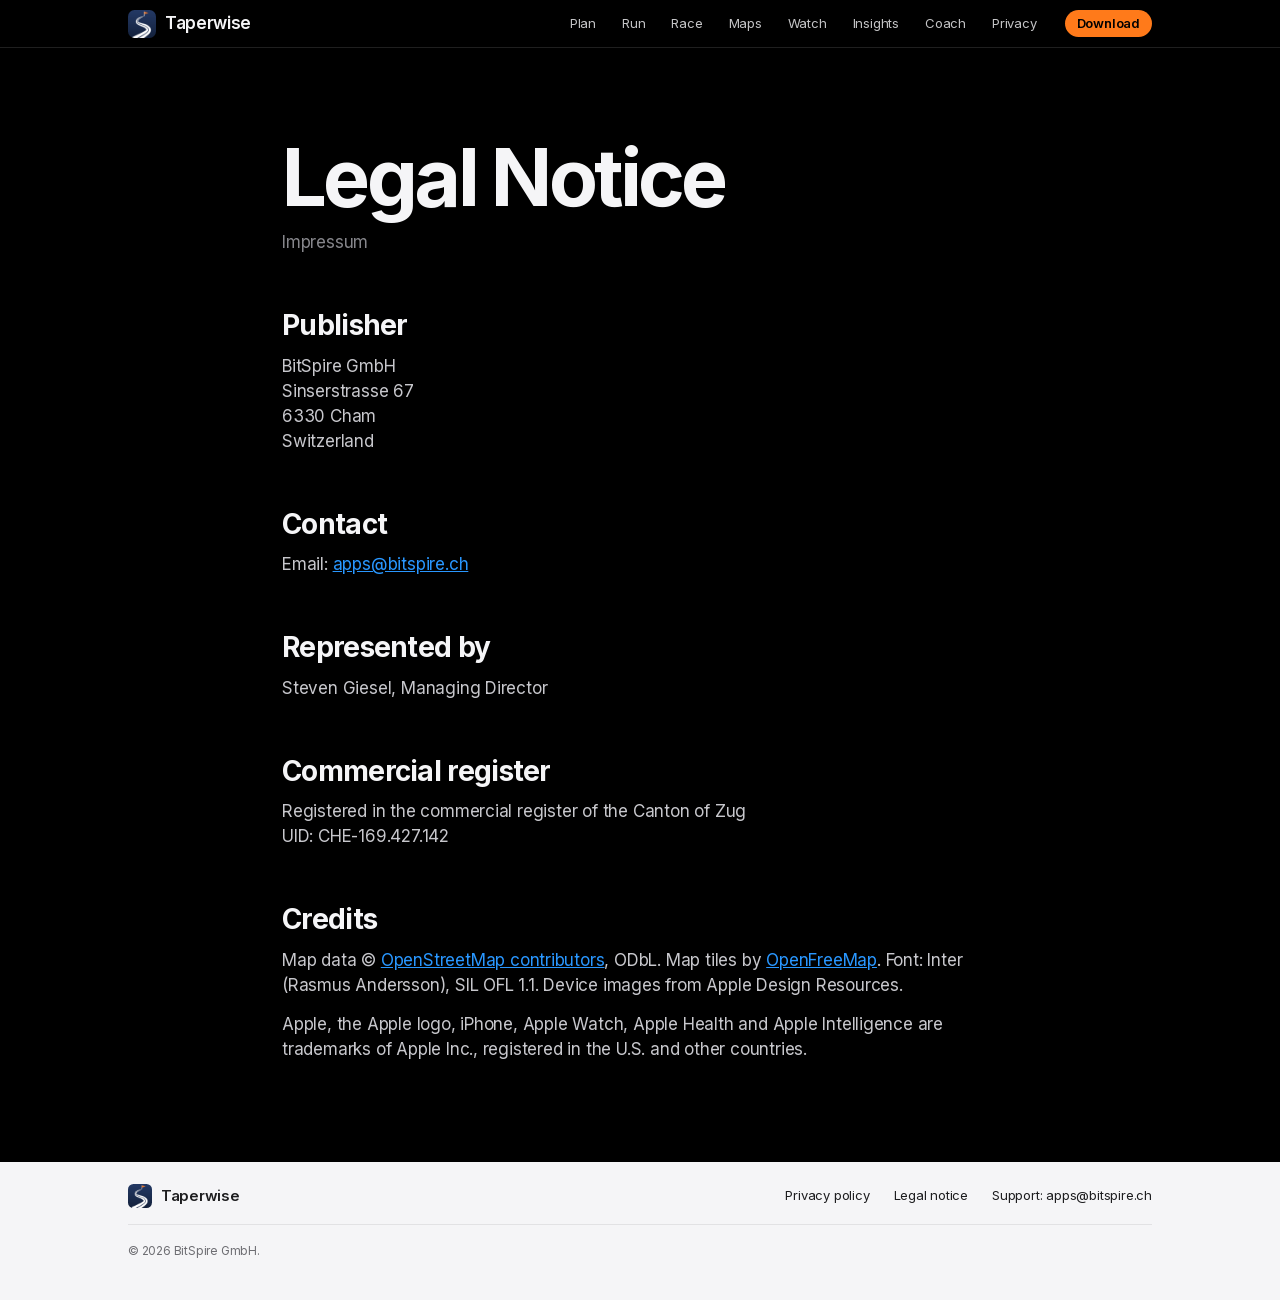
<file: legal/index.html>
<!doctype html>
<html lang="en">
<head>
<meta charset="utf-8">
<meta name="viewport" content="width=device-width, initial-scale=1, viewport-fit=cover">
<title>Legal Notice · Taperwise</title>
<meta name="description" content="Legal notice (Impressum) for Taperwise by BitSpire GmbH, Cham, Switzerland.">
<meta name="theme-color" content="#000000">
<link rel="canonical" href="https://taperwise.run/legal/">
<link rel="alternate" type="text/markdown" href="https://taperwise.run/legal/index.md">
<link rel="icon" href="../assets/img/icon.png">
<link rel="apple-touch-icon" href="../assets/img/apple-touch-icon.png">
<link rel="stylesheet" href="../assets/site.css">
</head>
<body>

<nav class="nav">
  <a class="brand" href="../"><img src="../assets/img/icon.png" alt="" width="28" height="28">Taperwise</a>
  <div class="nav-links">
    <a href="../#plan">Plan</a>
    <a href="../#run">Run</a>
    <a href="../#race">Race</a>
    <a href="../#maps">Maps</a>
    <a href="../#watch">Watch</a>
    <a href="../#insights">Insights</a>
    <a href="../#coach">Coach</a>
    <a href="../privacy/">Privacy</a>
  </div>
  <a class="nav-cta" href="https://apps.apple.com/app/id6823595769">Download</a>
</nav>

<main class="doc">
  <h1>Legal Notice</h1>
  <p class="updated">Impressum</p>

  <h2>Publisher</h2>
  <p>BitSpire GmbH<br>Sinserstrasse 67<br>6330 Cham<br>Switzerland</p>

  <h2>Contact</h2>
  <p>Email: <a href="mailto:apps@bitspire.ch">apps@bitspire.ch</a></p>

  <h2>Represented by</h2>
  <p>Steven Giesel, Managing Director</p>

  <h2>Commercial register</h2>
  <p>Registered in the commercial register of the Canton of Zug<br>UID: CHE-169.427.142</p>

  <h2>Credits</h2>
  <p>Map data © <a href="https://www.openstreetmap.org/copyright">OpenStreetMap contributors</a>, ODbL. Map tiles by <a href="https://openfreemap.org">OpenFreeMap</a>. Font: Inter (Rasmus Andersson), SIL OFL 1.1. Device images from Apple Design Resources.</p>
  <p>Apple, the Apple logo, iPhone, Apple Watch, Apple Health and Apple Intelligence are trademarks of Apple Inc., registered in the U.S. and other countries.</p>
</main>

<footer class="footer">
  <div class="footer-top">
    <a class="brand" href="../"><img src="../assets/img/icon.png" alt="" width="24" height="24">Taperwise</a>
    <div class="footer-links">
      <a href="../privacy/">Privacy policy</a>
      <a href="./">Legal notice</a>
      <a href="mailto:apps@bitspire.ch">Support: apps@bitspire.ch</a>
    </div>
  </div>
  <p class="fine">© 2026 BitSpire GmbH.</p>
</footer>
</body>
</html>
</file>
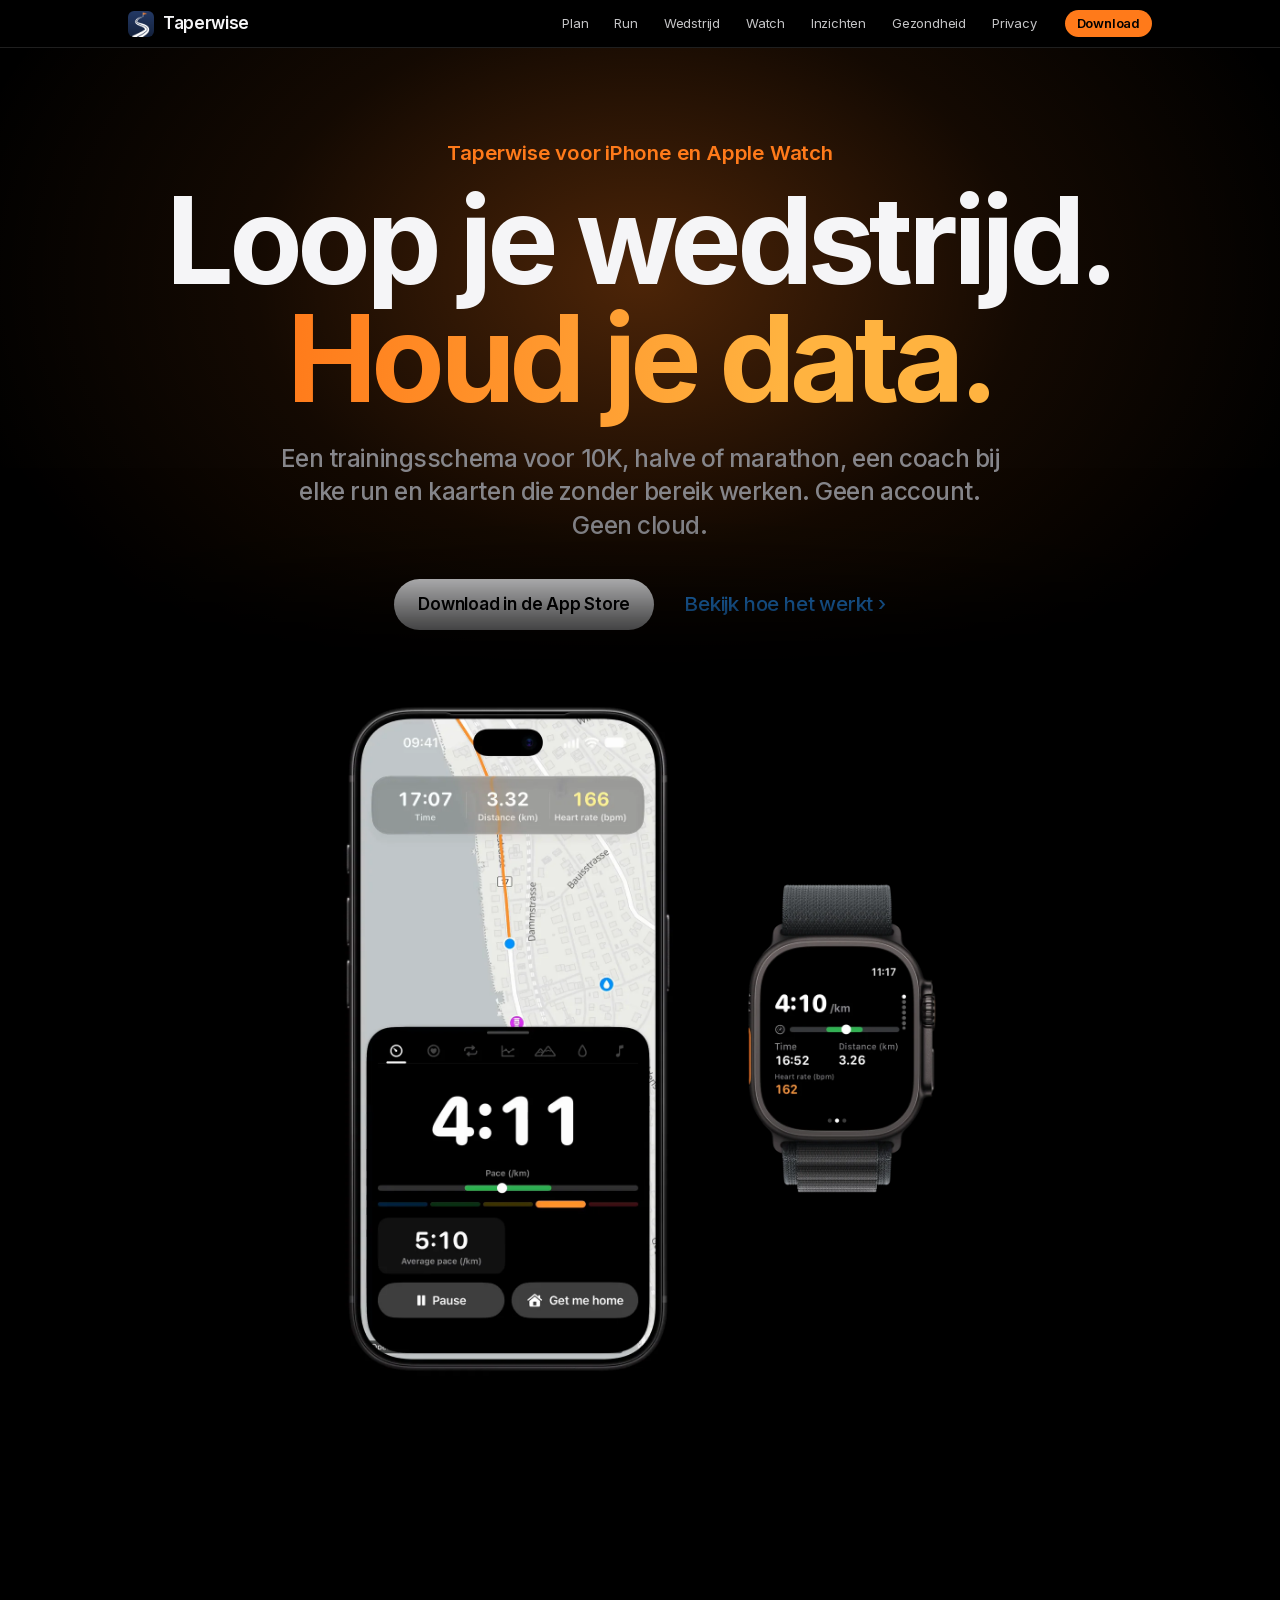
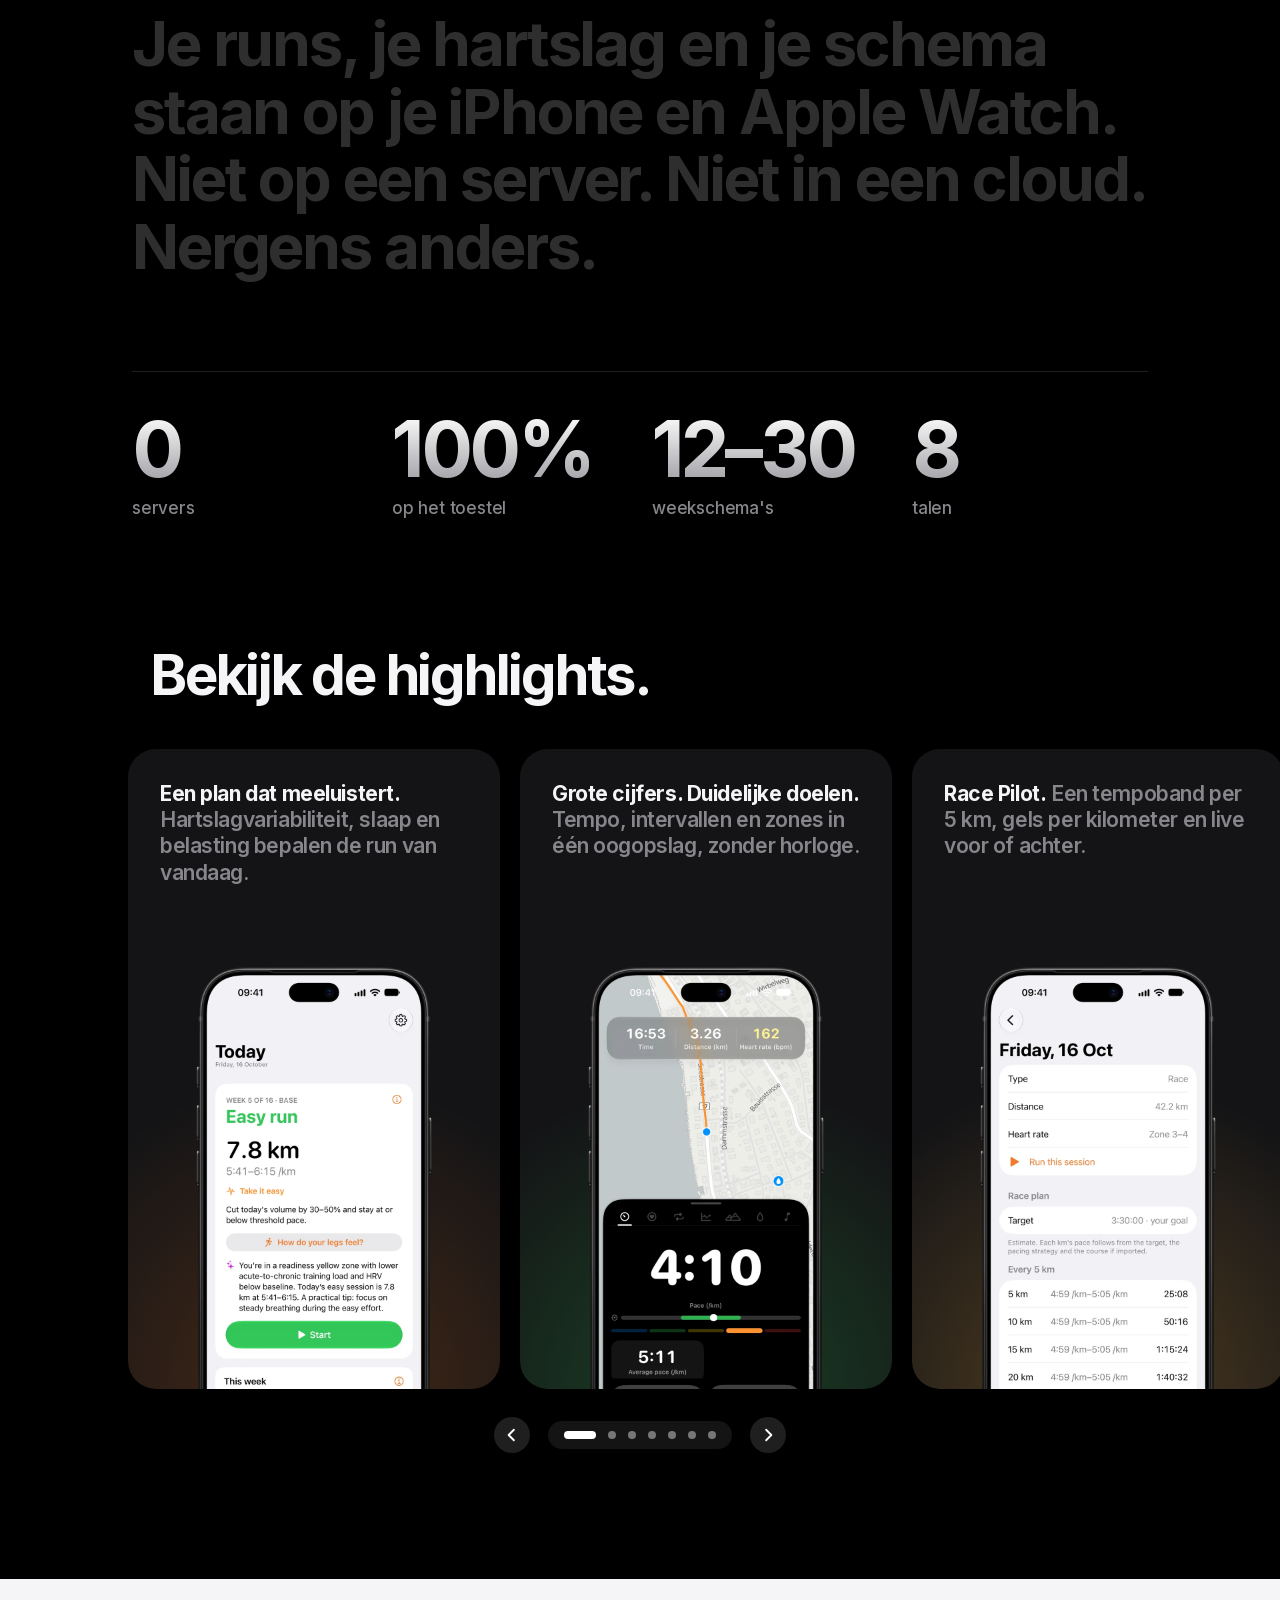
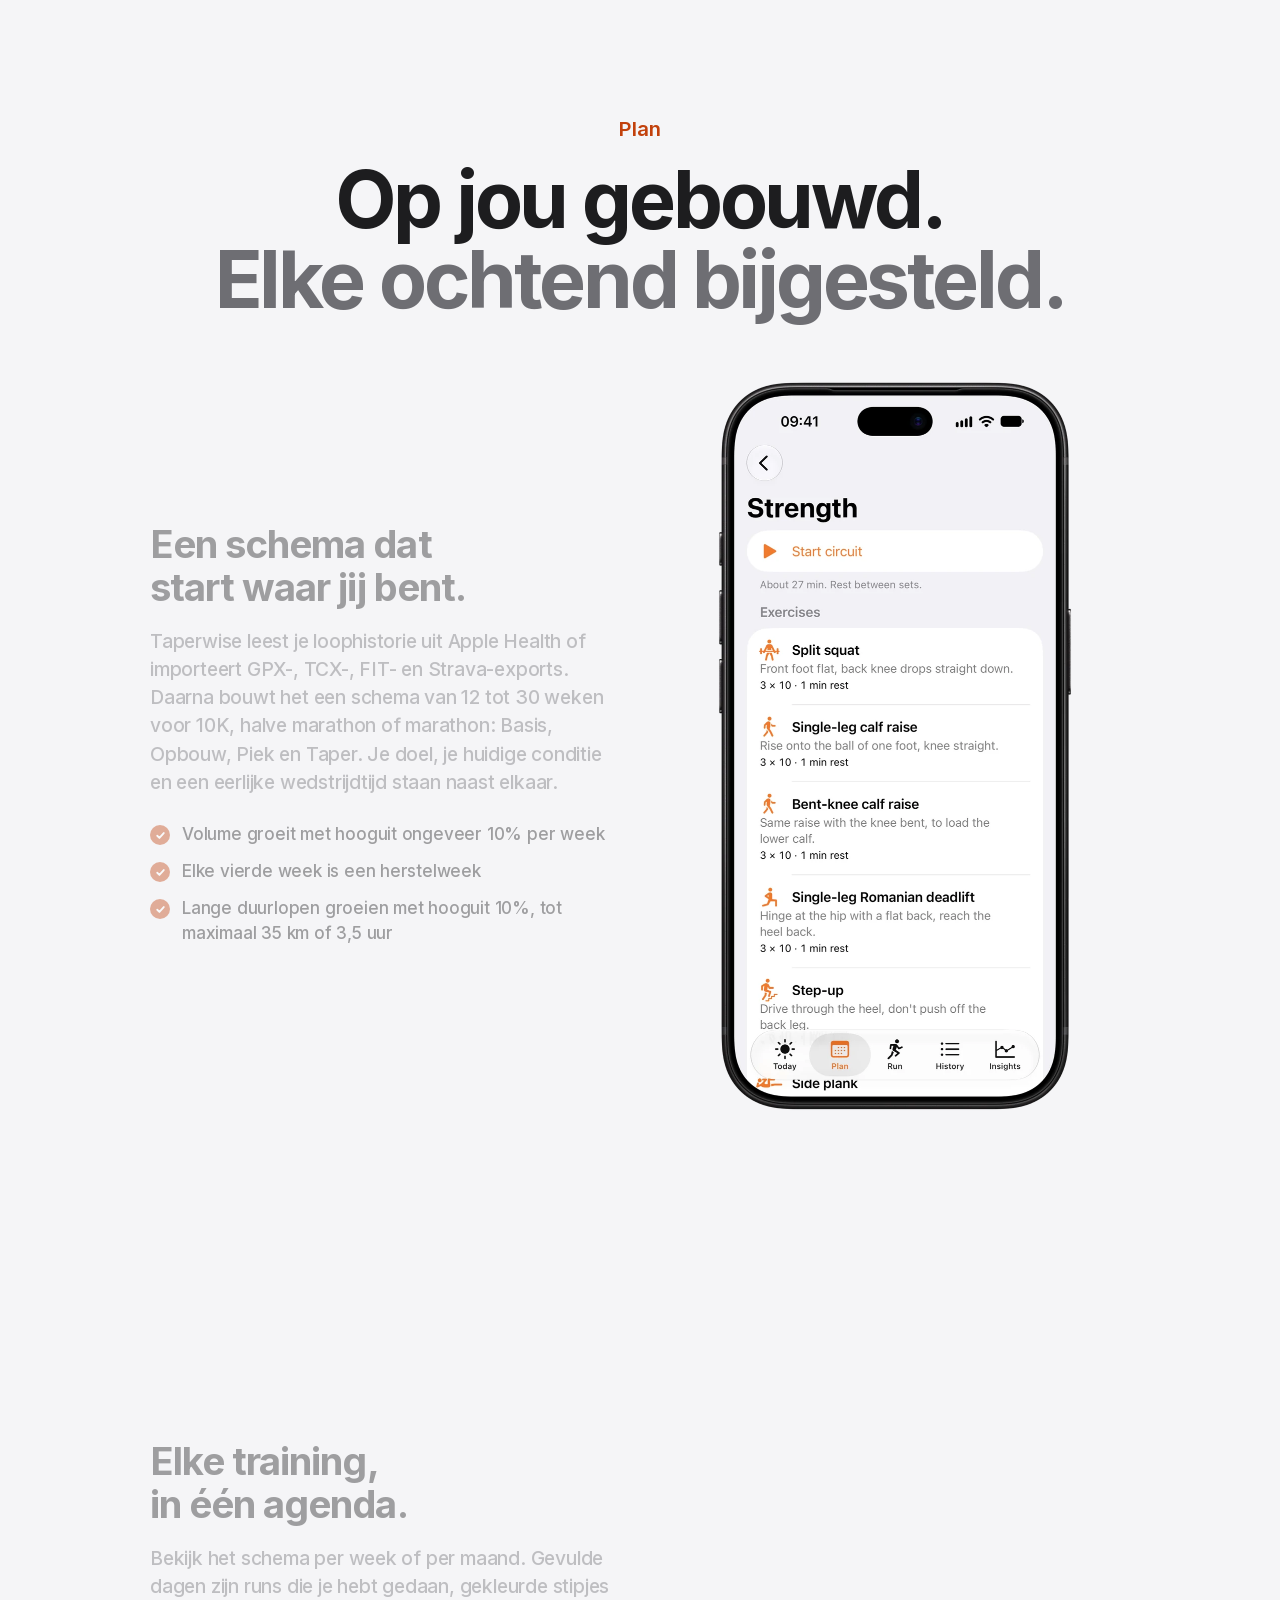
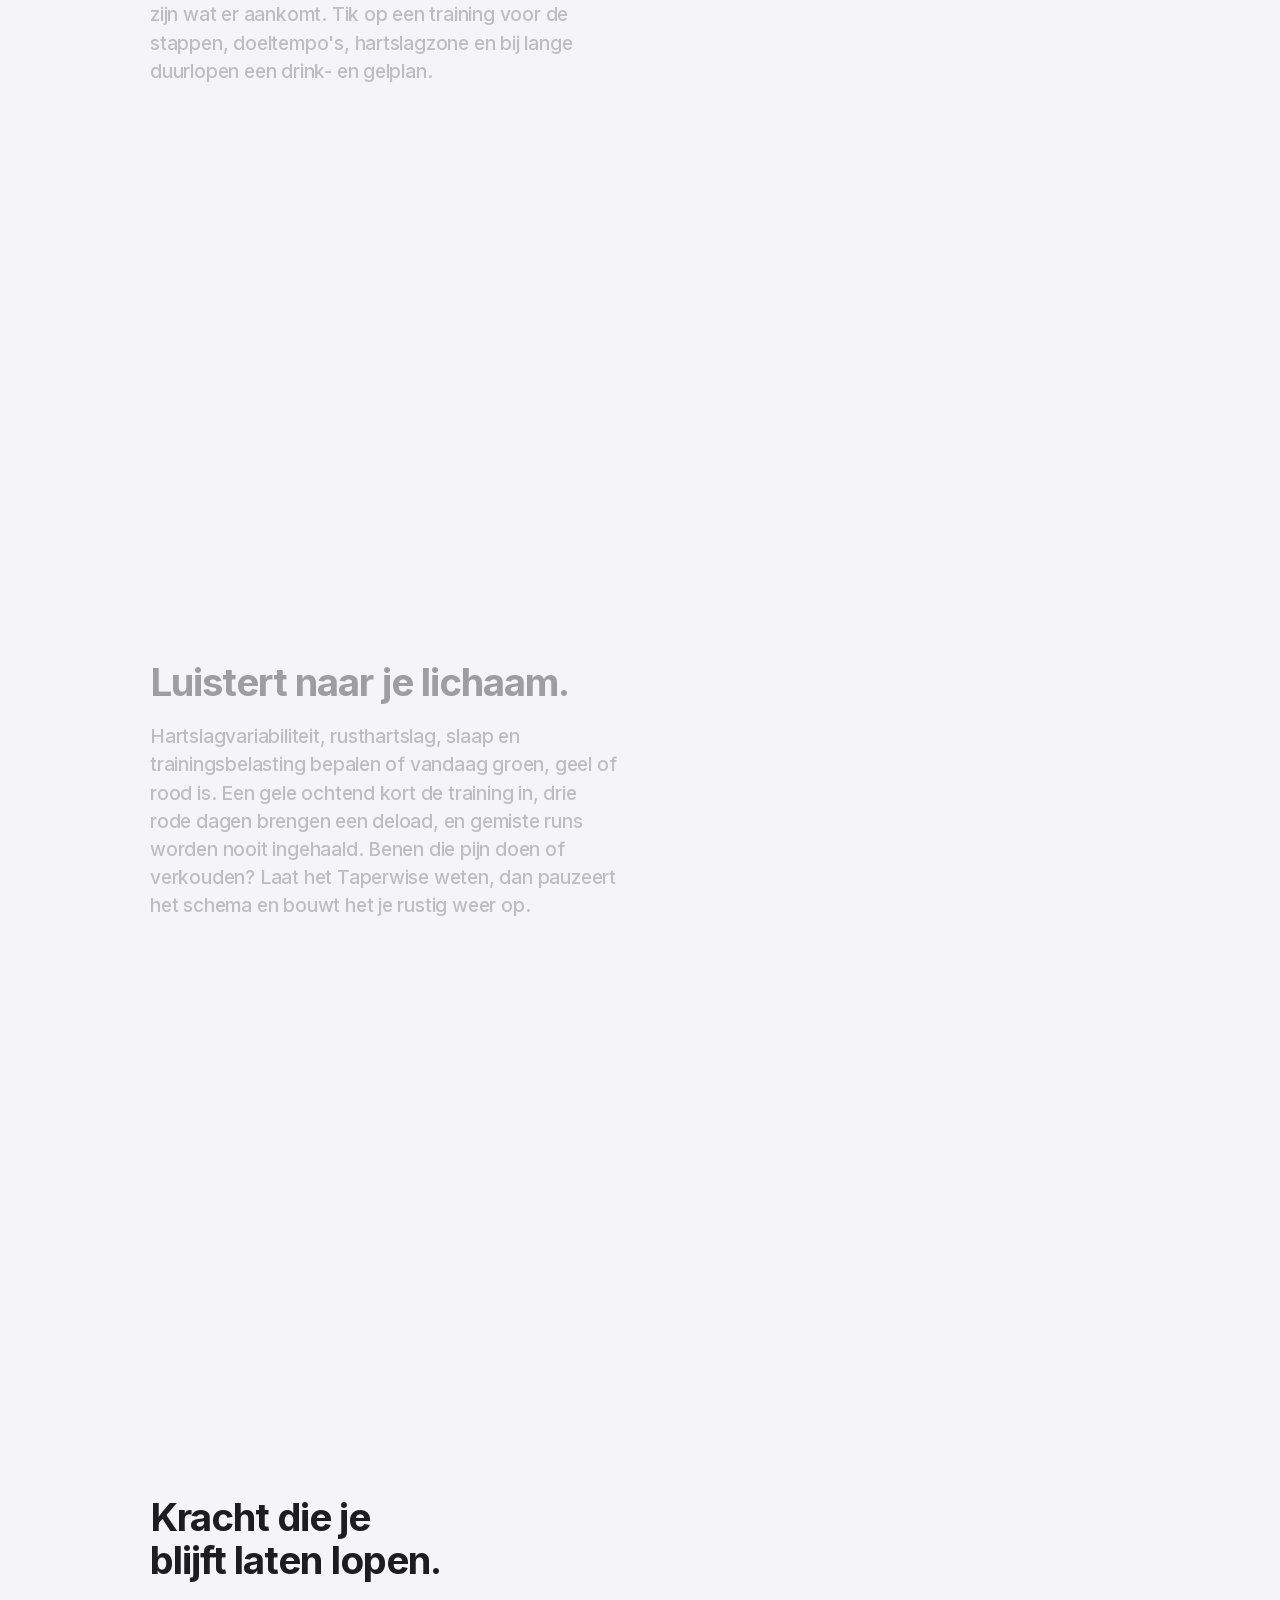
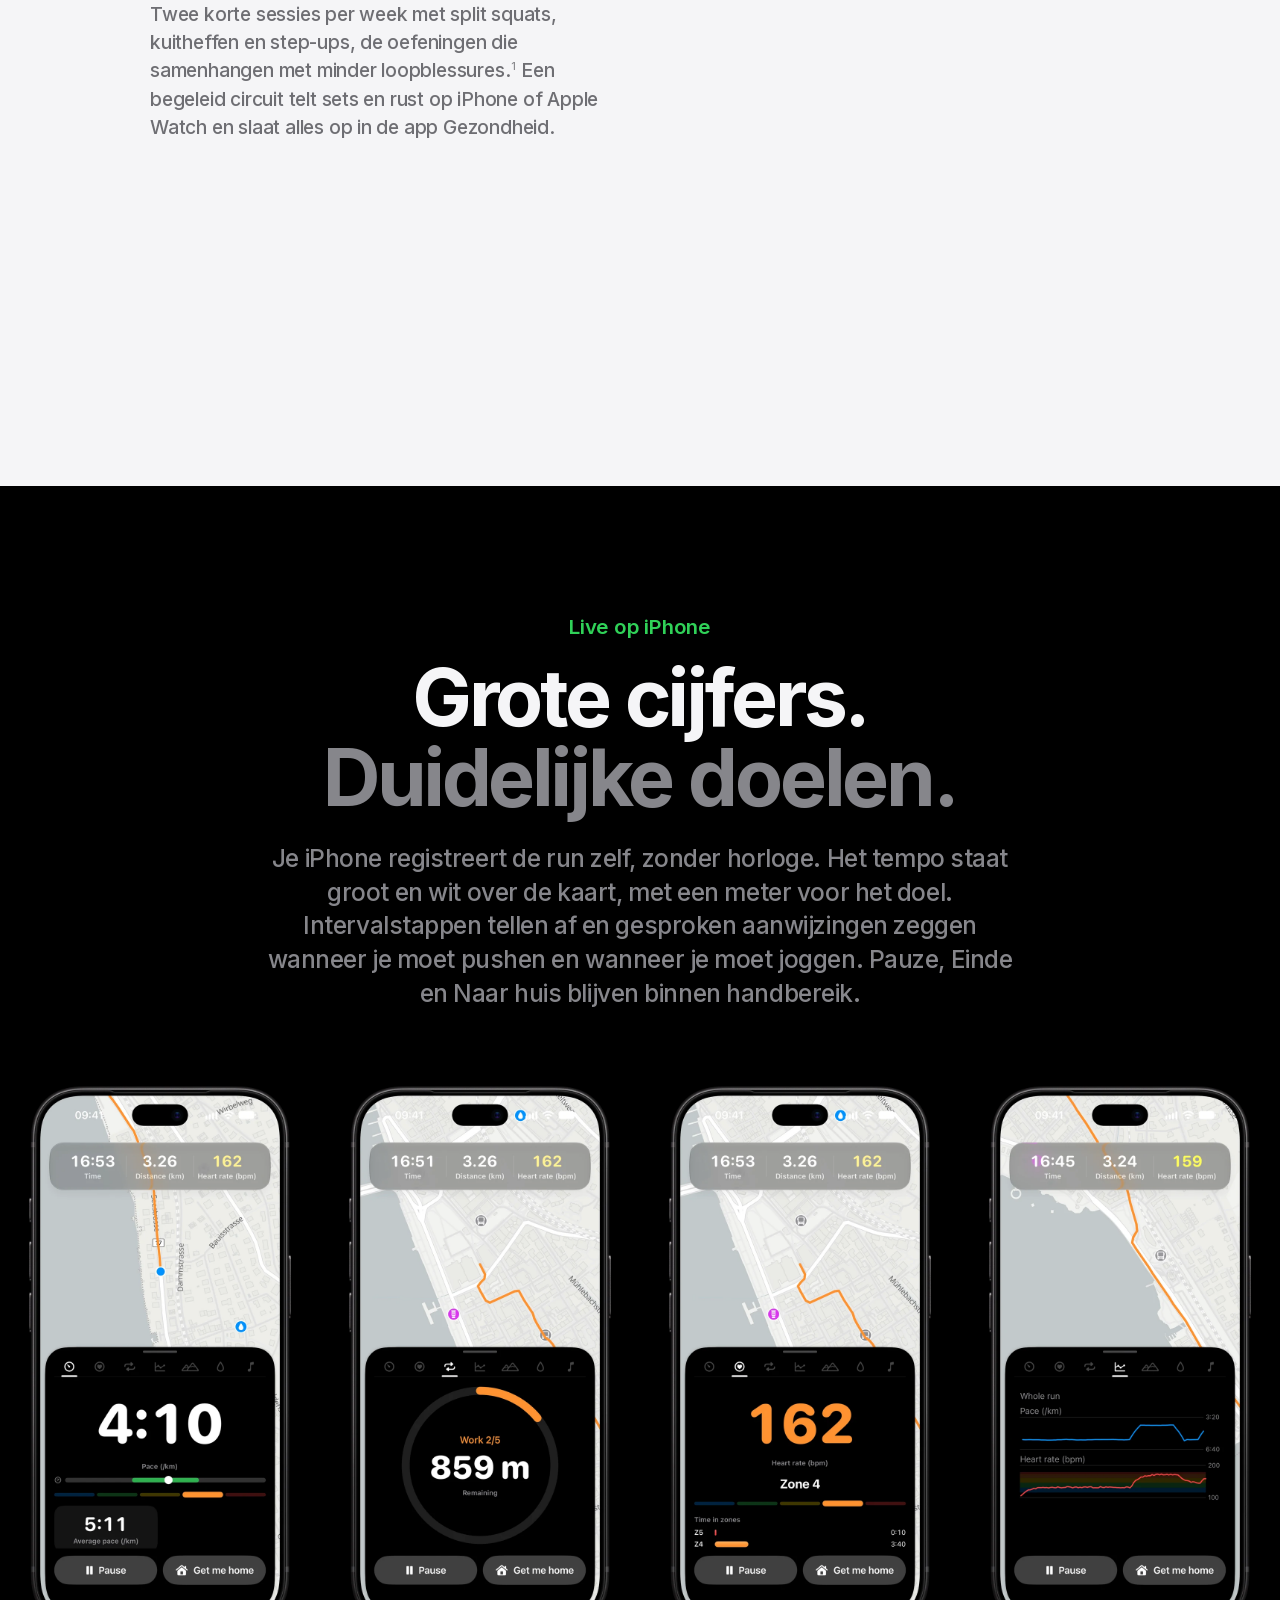
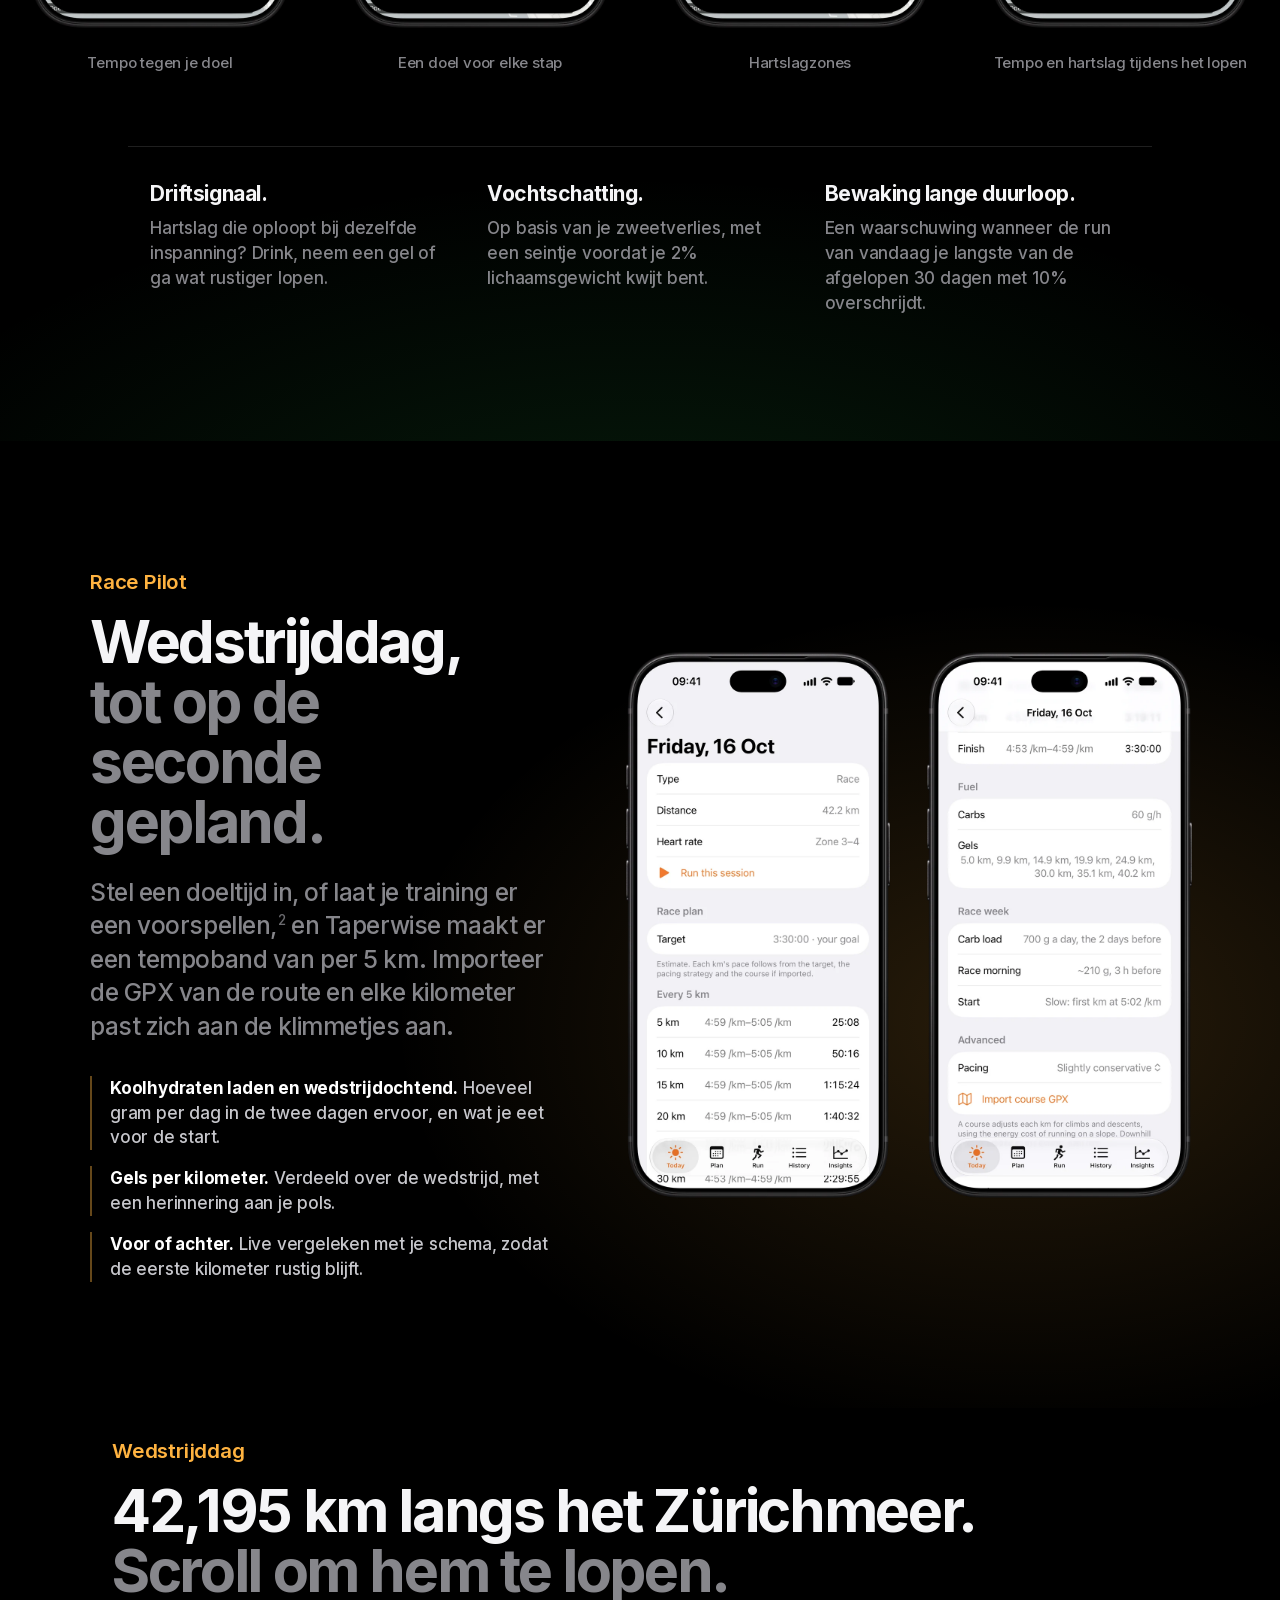
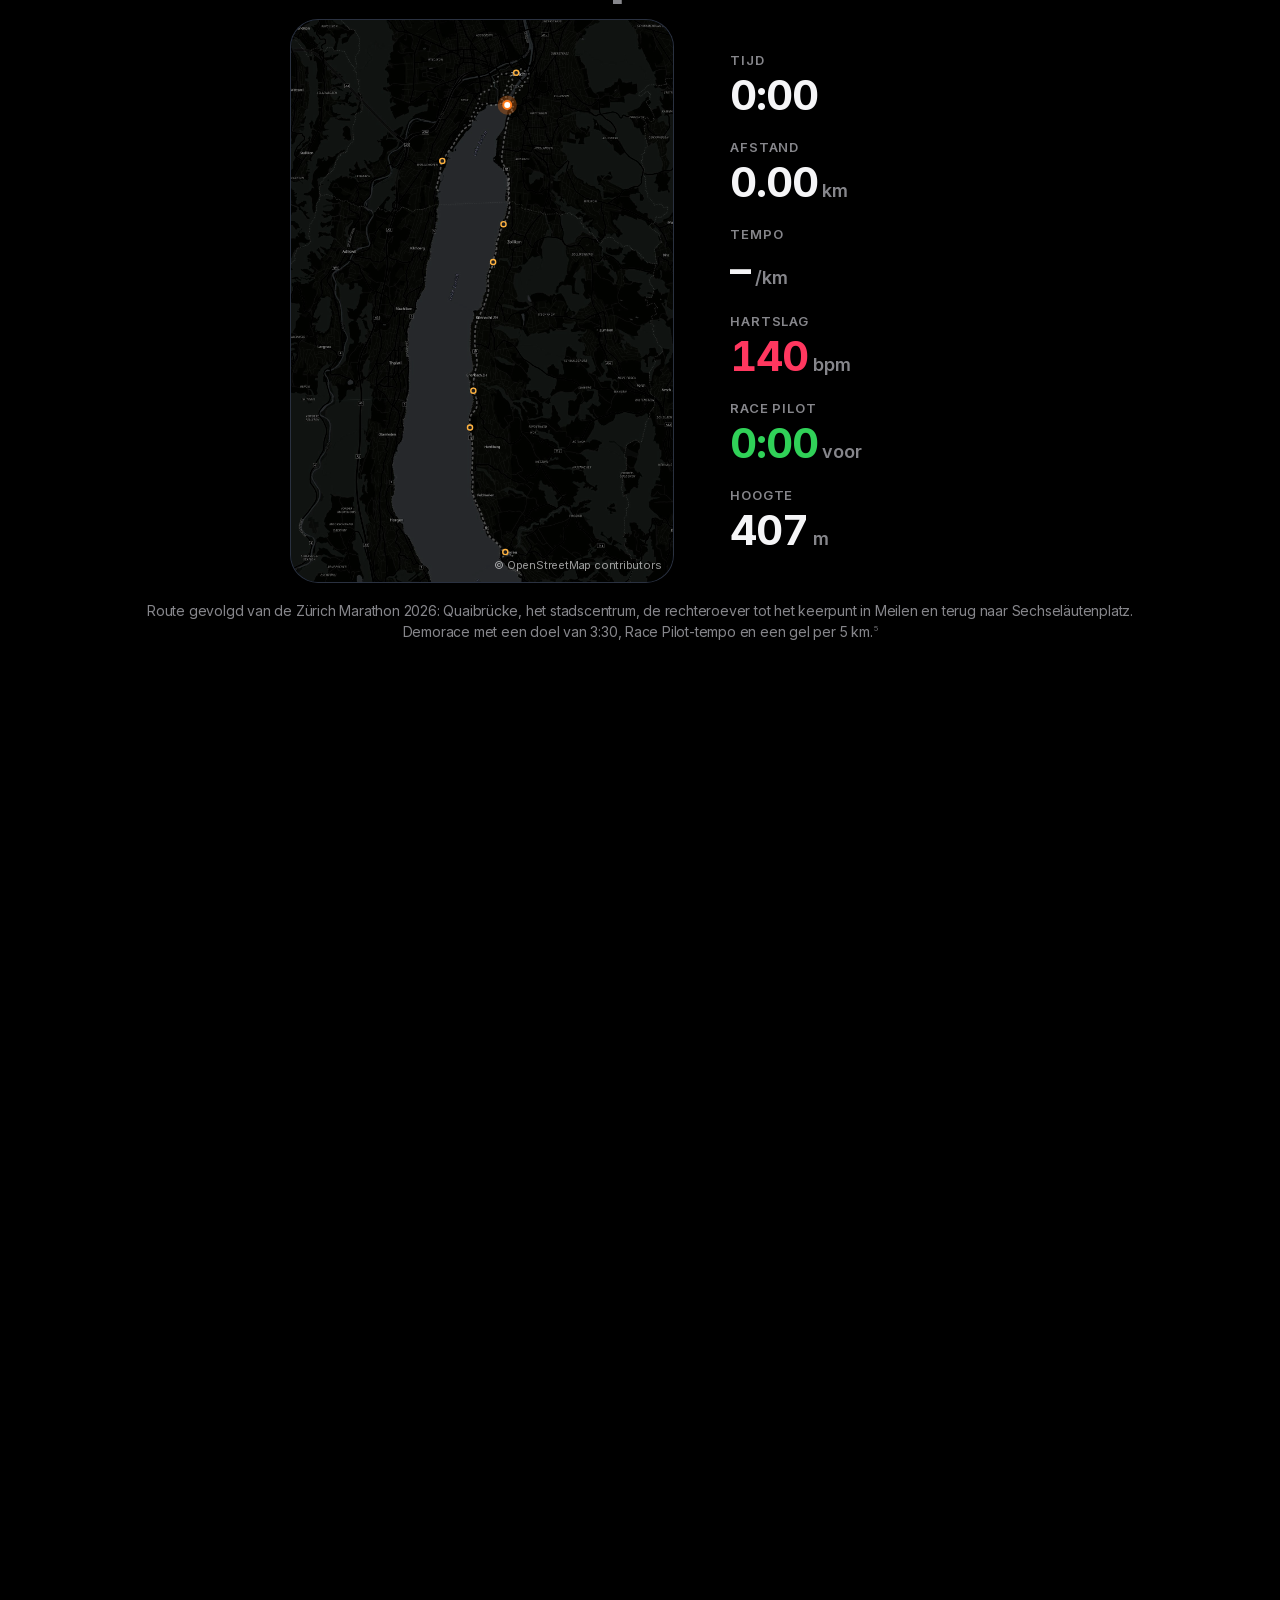
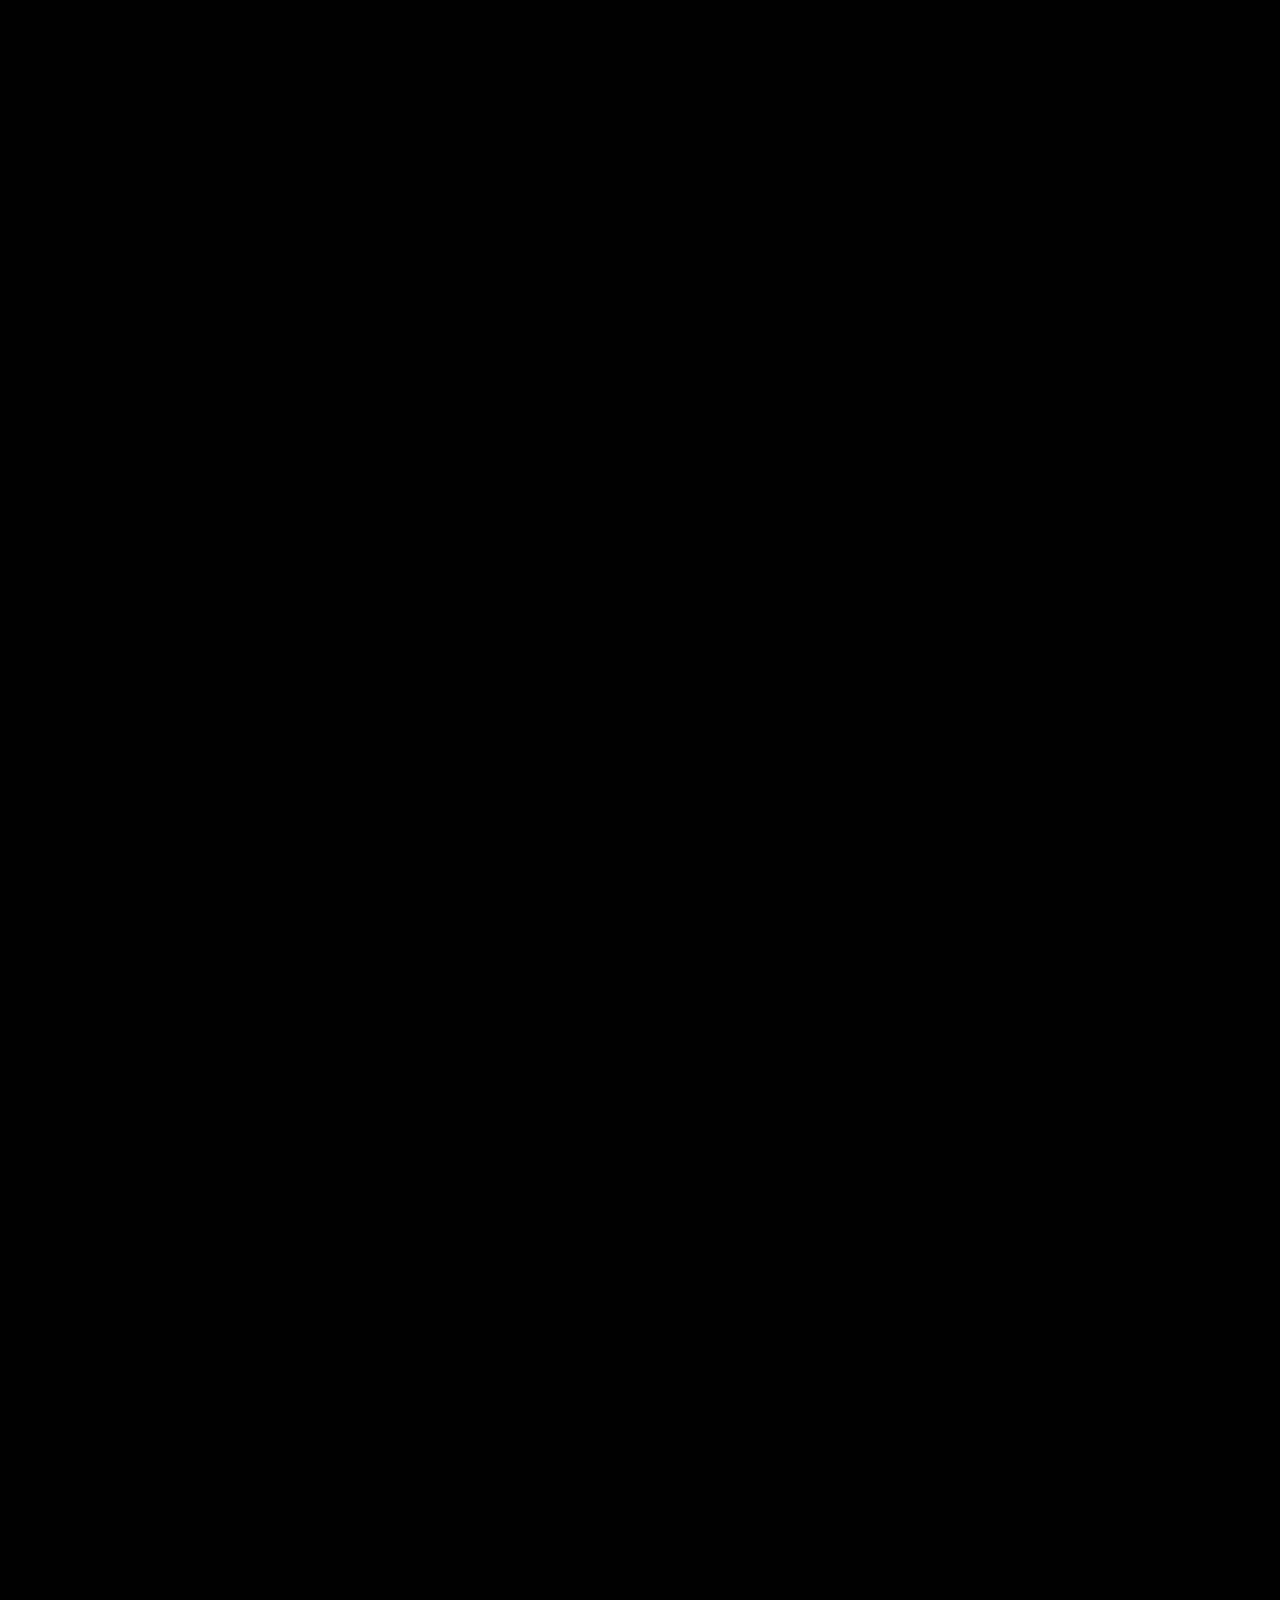
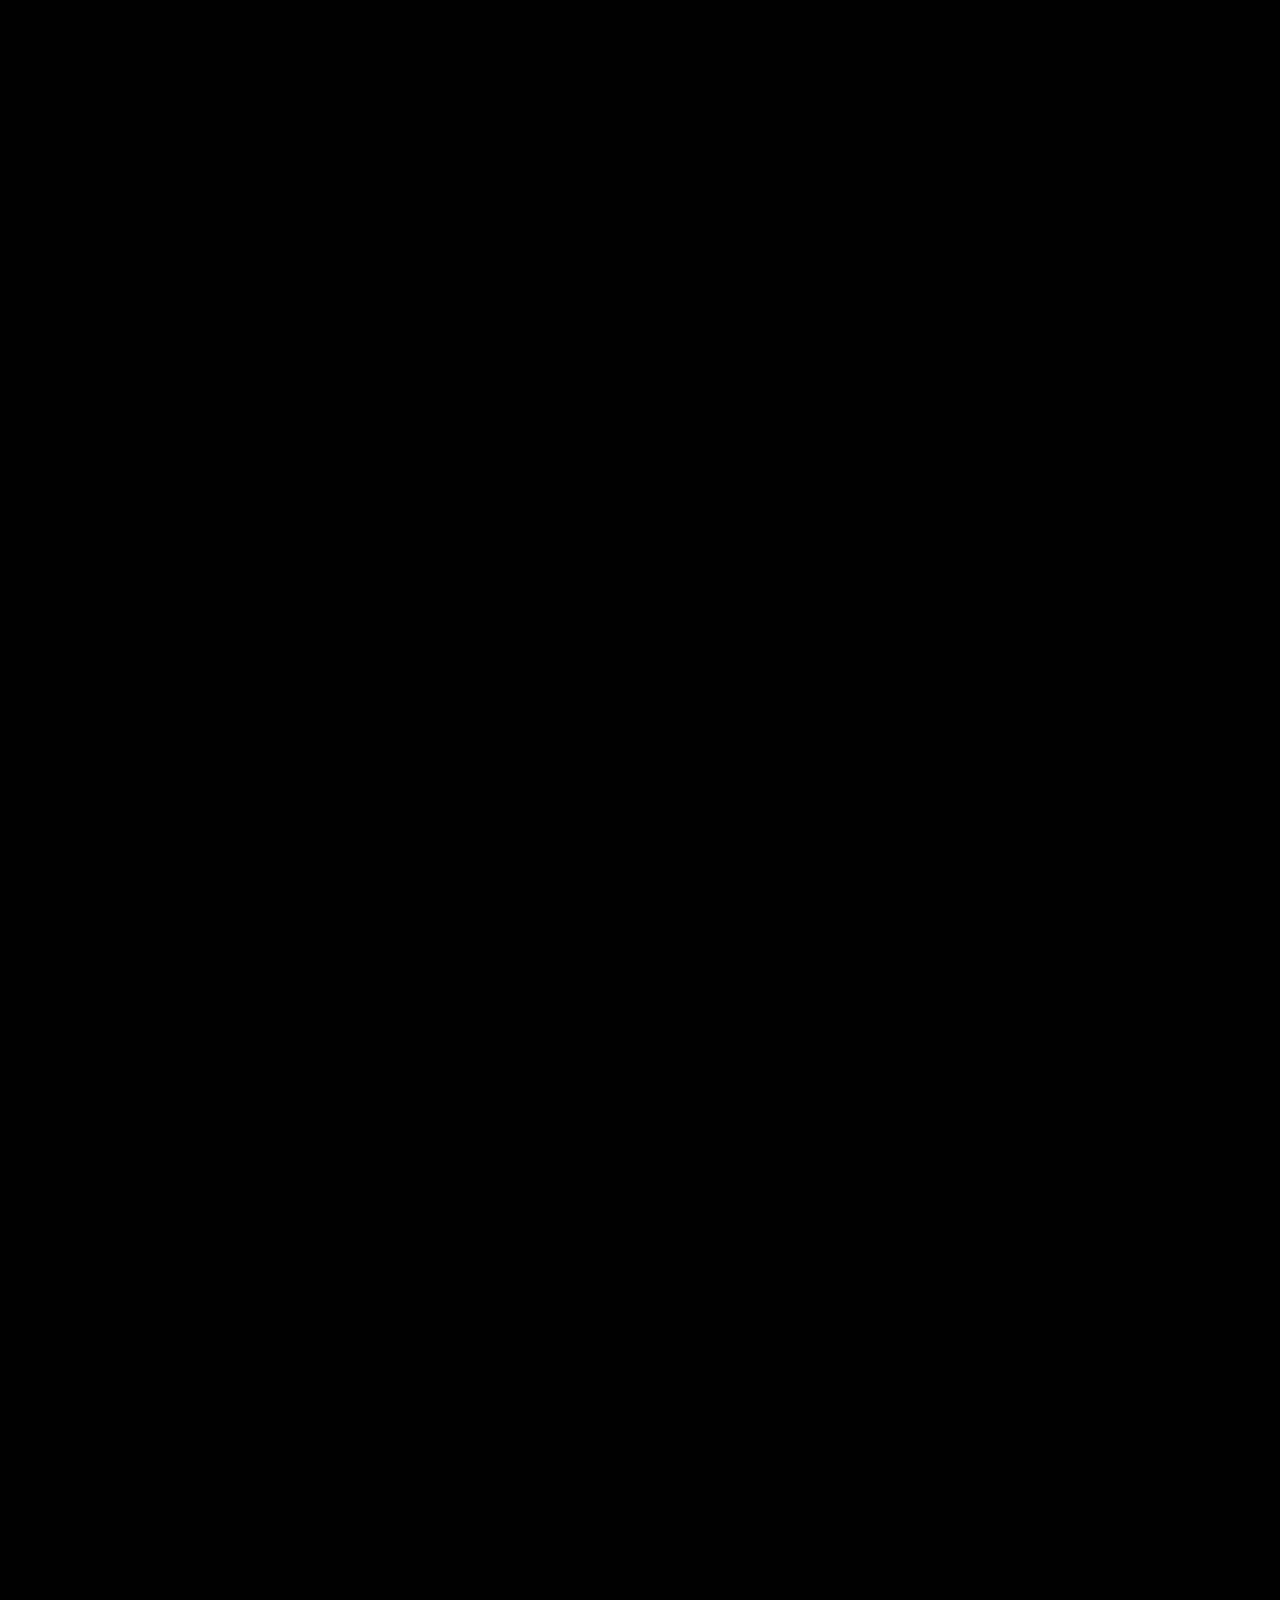
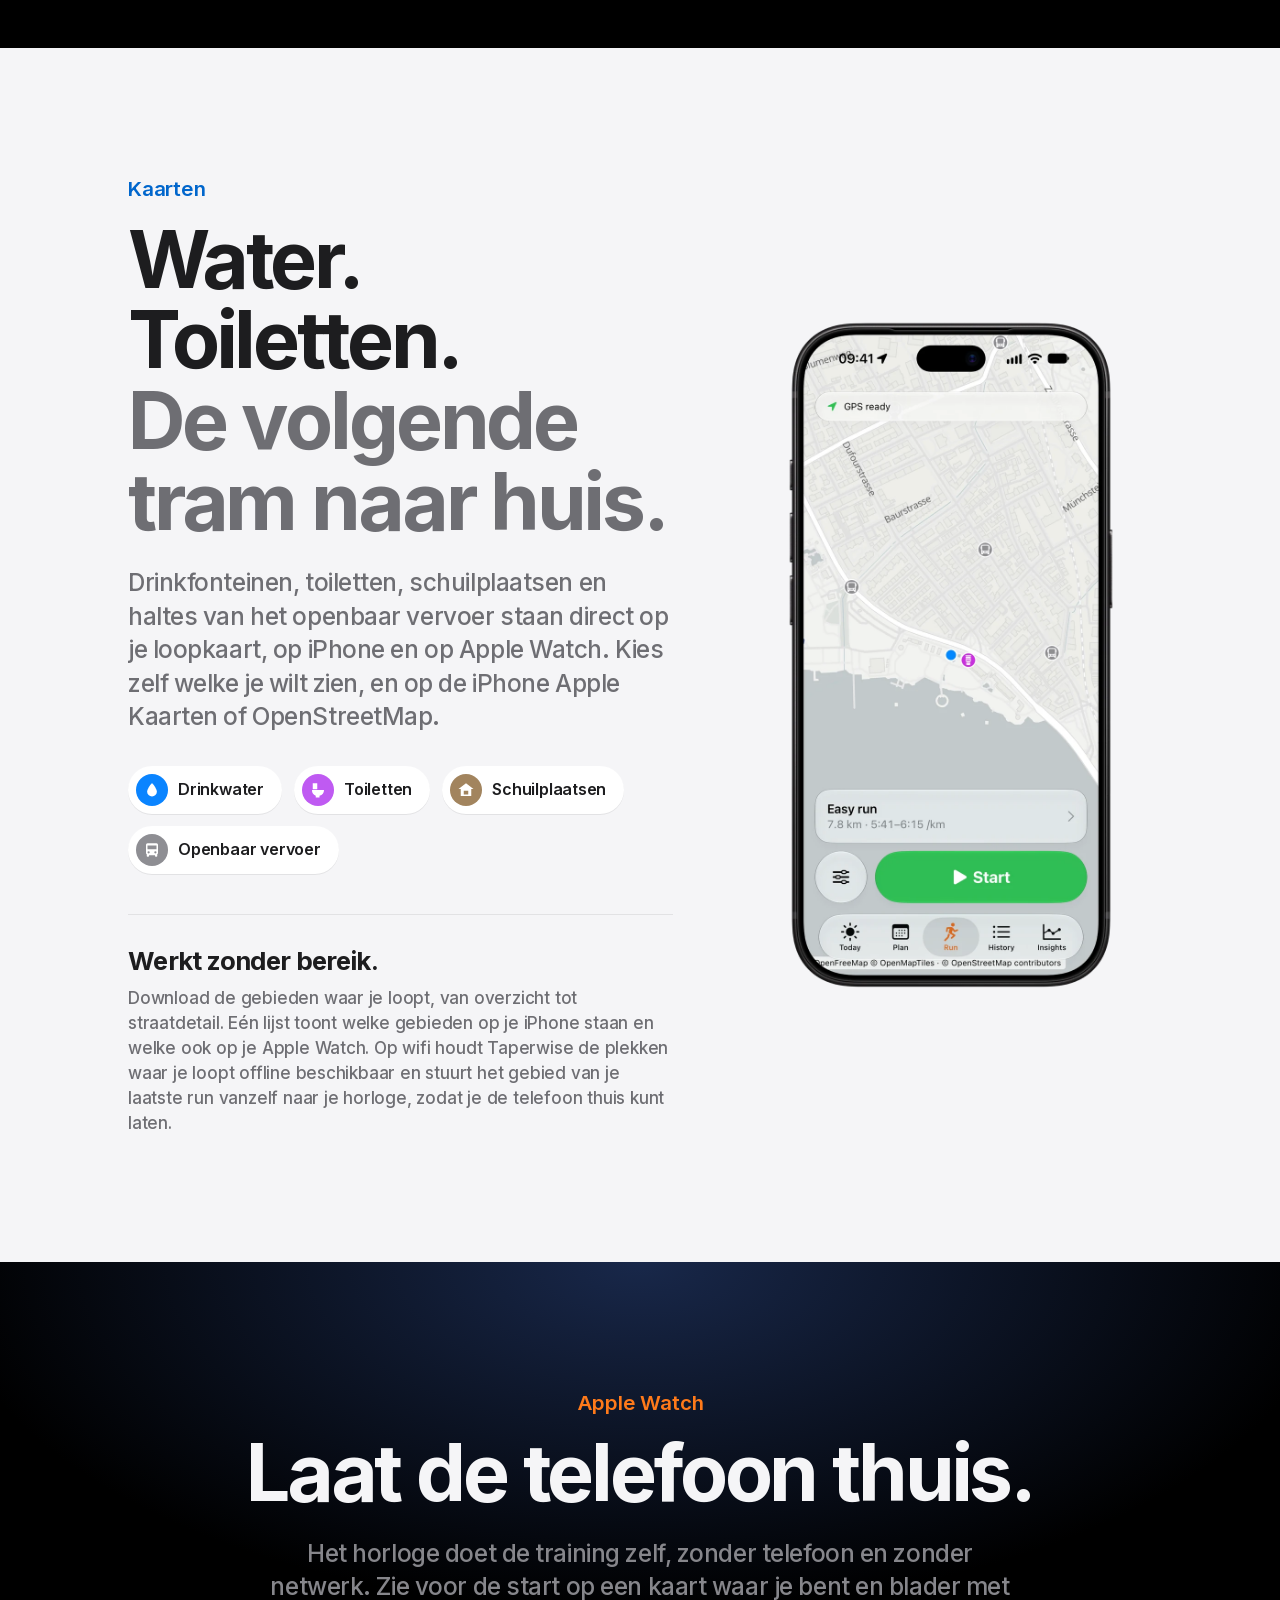
<file: nl/index.html>
<!doctype html>
<html lang="nl">
<head>
<meta charset="utf-8">
<meta name="viewport" content="width=device-width, initial-scale=1, viewport-fit=cover">
<title data-i18n="meta.title">Taperwise · Trainingsschema marathon en halve marathon</title>
<meta name="description" data-i18n-attr="content:meta.description" content="Trainingsschema voor 10K, halve marathon en marathon, afgestemd op hartslag en slaap. Hardloop-app voor Apple Watch en iPhone. Geen account, geen cloud.">
<meta name="theme-color" content="#000000">
<meta property="og:title" data-i18n-attr="content:meta.title" content="Taperwise · Trainingsschema marathon en halve marathon">
<meta property="og:site_name" content="Taperwise">
<meta property="og:locale" content="nl_NL">
<meta property="og:type" content="website">
<meta property="og:url" content="https://taperwise.run/nl/">
<meta name="twitter:card" content="summary">
<meta property="og:description" data-i18n-attr="content:og.description" content="Wedstrijdtraining voor iPhone en Apple Watch. Offline kaarten, coaching op het toestel, geen cloud.">
<meta property="og:image" content="https://taperwise.run/assets/img/icon.png">
<script type="application/ld+json">{"@context": "https://schema.org", "@type": "MobileApplication", "name": "Taperwise", "operatingSystem": "iOS, watchOS", "applicationCategory": "HealthApplication", "applicationSubCategory": "Running", "description": "Trainingsschema voor 10K, halve marathon en marathon, afgestemd op hartslag en slaap. Hardloop-app voor Apple Watch en iPhone. Geen account, geen cloud.", "url": "https://taperwise.run/nl/", "image": "https://taperwise.run/assets/img/icon.png", "inLanguage": "nl", "publisher": {"@type": "Organization", "name": "BitSpire GmbH", "email": "apps@bitspire.ch"}}</script>
<link rel="canonical" href="https://taperwise.run/nl/">
<link rel="alternate" hreflang="en" href="https://taperwise.run/">
<link rel="alternate" hreflang="de" href="https://taperwise.run/de/">
<link rel="alternate" hreflang="fr" href="https://taperwise.run/fr/">
<link rel="alternate" hreflang="it" href="https://taperwise.run/it/">
<link rel="alternate" hreflang="es" href="https://taperwise.run/es/">
<link rel="alternate" hreflang="pt-BR" href="https://taperwise.run/pt-br/">
<link rel="alternate" hreflang="nl" href="https://taperwise.run/nl/">
<link rel="alternate" hreflang="ja" href="https://taperwise.run/ja/">
<link rel="alternate" hreflang="x-default" href="https://taperwise.run/">
<link rel="alternate" type="text/markdown" href="https://taperwise.run/nl/index.md">
<link rel="icon" href="../assets/img/icon.png">
<link rel="apple-touch-icon" href="../assets/img/apple-touch-icon.png">
<link rel="stylesheet" href="../assets/site.css">
<script>document.documentElement.classList.add('js')</script>
</head>
<body>

<nav class="nav">
  <a class="brand" href="#top"><img src="../assets/img/icon.png" alt="" width="26" height="26">Taperwise</a>
  <div class="nav-links">
    <a data-i18n="nav.plan" href="#plan">Plan</a>
    <a data-i18n="nav.run" href="#run">Run</a>
    <a data-i18n="nav.race" href="#race">Wedstrijd</a>
    <a data-i18n="nav.watch" href="#watch">Watch</a>
    <a data-i18n="nav.insights" href="#insights">Inzichten</a>
    <a data-i18n="nav.health" href="#health">Gezondheid</a>
    <a data-i18n="nav.privacy" href="../privacy/">Privacy</a>
  </div>
  <a data-i18n="nav.download" class="nav-cta" href="https://apps.apple.com/app/id6823595769">Download</a>
</nav>

<header class="hero dark" id="top">
  <div class="hero-copy">
    <p data-i18n="hero.eyebrow" class="eyebrow reveal">Taperwise voor iPhone en Apple Watch</p>
    <h1 data-i18n="hero.title" class="reveal">Loop je wedstrijd.<br><span class="grad">Houd je data.</span></h1>
    <p data-i18n="hero.lead" class="lead reveal">Een trainingsschema voor 10K, halve of marathon, een coach bij elke run en kaarten die zonder bereik werken. Geen account. Geen cloud.</p>
    <div class="cta reveal">
      <a data-i18n="hero.store" class="store" href="https://apps.apple.com/app/id6823595769">Download in de App Store</a>
      <a data-i18n="hero.more" class="more" href="#plan">Bekijk hoe het werkt</a>
    </div>
  </div>
  <div class="hero-devices fade">
    <video class="dev-phone" src="../assets/video/run.mp4" poster="../assets/video/run-poster.webp" autoplay muted loop playsinline width="720" height="1472" data-i18n-attr="aria-label:hero.video" aria-label="Taperwise live run op iPhone: de route op de kaart en een tempo van 4:11 per km binnen de doelband"></video>
    <img class="dev-watch" src="../assets/img/watch-metrics.webp" width="440" height="704" data-i18n-attr="alt:hero.watch" alt="Taperwise op Apple Watch: tempo 4:10 per km op koers, hartslag 162">
  </div>
</header>

<section class="dark statement">
  <p data-i18n="statement.text" class="words" data-words>Je runs, je hartslag en je schema staan op je iPhone en Apple Watch. Niet op een server. Niet in een cloud. Nergens anders.</p>
  <dl class="stats">
    <div class="reveal"><dd>0</dd><dt data-i18n="stats.servers">servers</dt></div>
    <div class="reveal"><dd>100%</dd><dt data-i18n="stats.ondevice">op het toestel</dt></div>
    <div class="reveal"><dd>12–30</dd><dt data-i18n="stats.plans">weekschema's</dt></div>
    <div class="reveal"><dd>8</dd><dt data-i18n="stats.languages">talen</dt></div>
  </dl>
</section>

<section class="dark highlights" aria-labelledby="hl-title">
  <div class="hl-head reveal">
    <h2 id="hl-title" data-i18n="hl.title">Bekijk de highlights.</h2>
  </div>
  <div class="hl-track" data-hl>
    <a class="hl-card hl-plan" href="#plan">
      <p data-i18n="hl.plan"><strong>Een plan dat meeluistert.</strong> Hartslagvariabiliteit, slaap en belasting bepalen de run van vandaag.</p>
      <img src="../assets/img/phone-today.webp" width="720" height="1472" alt="" loading="lazy">
    </a>
    <a class="hl-card hl-run" href="#run">
      <p data-i18n="hl.run"><strong>Grote cijfers. Duidelijke doelen.</strong> Tempo, intervallen en zones in één oogopslag, zonder horloge.</p>
      <img src="../assets/img/phone-run-metrics.webp" width="720" height="1472" alt="" loading="lazy">
    </a>
    <a class="hl-card hl-race" href="#race">
      <p data-i18n="hl.race"><strong>Race Pilot.</strong> Een tempoband per 5 km, gels per kilometer en live voor of achter.</p>
      <img src="../assets/img/phone-race-pilot.webp" width="720" height="1472" alt="" loading="lazy">
    </a>
    <a class="hl-card hl-watch" href="#watch">
      <p data-i18n="hl.watch"><strong>Laat je telefoon thuis.</strong> De hele run op Apple Watch, met offline kaarten.</p>
      <img class="hl-watch-img" src="../assets/img/watch-metrics.webp" width="440" height="704" alt="" loading="lazy">
    </a>
    <a class="hl-card hl-insights" href="#insights">
      <p data-i18n="hl.insights"><strong>Zie je conditie groeien.</strong> VDOT, nachtelijke HRV, trainingsbelasting en zeven andere inzichten.</p>
      <img src="../assets/img/phone-recovery.webp" width="720" height="1472" alt="" loading="lazy">
    </a>
    <a class="hl-card hl-health" href="#health">
      <p data-i18n="hl.health"><strong>Je zones uit Gezondheid.</strong> Dezelfde hartslagzones als Fitness en de app Workout.</p>
      <img src="../assets/img/phone-settings-zones.webp" width="720" height="1472" alt="" loading="lazy">
    </a>
    <a class="hl-card hl-private" href="#private">
      <p data-i18n="hl.private"><strong>Geen account. Geen servers.</strong> Je runs blijven op je iPhone, je Apple Watch en in Gezondheid.</p>
      <span class="hl-lock" aria-hidden="true"><svg viewBox="0 0 24 24"><path fill="currentColor" d="M12 2a5 5 0 0 0-5 5v3H6a2 2 0 0 0-2 2v8a2 2 0 0 0 2 2h12a2 2 0 0 0 2-2v-8a2 2 0 0 0-2-2h-1V7a5 5 0 0 0-5-5Zm-3 8V7a3 3 0 1 1 6 0v3H9Z"/></svg></span>
    </a>
  </div>
  <div class="hl-nav">
    <button class="hl-arrow" type="button" data-step="-1" data-i18n-attr="aria-label:hl.prev" aria-label="Vorige"><svg viewBox="0 0 24 24" aria-hidden="true"><path d="m14.5 5-7 7 7 7"/></svg></button>
    <div class="hl-dots" role="tablist"></div>
    <button class="hl-arrow" type="button" data-step="1" data-i18n-attr="aria-label:hl.next" aria-label="Volgende"><svg viewBox="0 0 24 24" aria-hidden="true"><path d="m9.5 5 7 7-7 7"/></svg></button>
  </div>
</section>

<section class="light story-wrap" id="plan">
  <div class="section-head reveal">
    <p data-i18n="plan.eyebrow" class="eyebrow">Plan</p>
    <h2 data-i18n="plan.title">Op jou gebouwd.<br><span class="soft">Elke ochtend bijgesteld.</span></h2>
  </div>
  <div class="story">
    <div class="story-text">
      <article class="step" data-shot="0">
        <img class="step-phone" src="../assets/img/phone-plan.webp" width="720" height="1472" data-i18n-attr="alt:plan.adapt.alt" alt="Taperwise-schema: marathon over 76 dagen, finishdoel, schatting wedstrijddag 3:22 tot 3:38, op koers met 209,9 van 229 km" loading="lazy">
        <h3 data-i18n="plan.adapt.title">Een schema dat start waar jij bent.</h3>
        <p data-i18n="plan.adapt.text">Taperwise leest je loophistorie uit Apple Health of importeert GPX-, TCX-, FIT- en Strava-exports. Daarna bouwt het een schema van 12 tot 30 weken voor 10K, halve marathon of marathon: Basis, Opbouw, Piek en Taper. Je doel, je huidige conditie en een eerlijke wedstrijdtijd staan naast elkaar.</p>
        <ul class="ticks">
          <li data-i18n="plan.adapt.tick1">Volume groeit met hooguit ongeveer 10% per week</li>
          <li data-i18n="plan.adapt.tick2">Elke vierde week is een herstelweek</li>
          <li data-i18n="plan.adapt.tick3">Lange duurlopen groeien met hooguit 10%, tot maximaal 35 km of 3,5 uur</li>
        </ul>
      </article>
      <article class="step" data-shot="1">
        <img class="step-phone" src="../assets/img/phone-plan-calendar.webp" width="720" height="1472" data-i18n-attr="alt:plan.calendar.alt" alt="Schemakalender voor oktober met voltooide runs en geplande trainingen" loading="lazy">
        <h3 data-i18n="plan.calendar.title">Elke training, in één agenda.</h3>
        <p data-i18n="plan.calendar.text">Bekijk het schema per week of per maand. Gevulde dagen zijn runs die je hebt gedaan, gekleurde stipjes zijn wat er aankomt. Tik op een training voor de stappen, doeltempo's, hartslagzone en bij lange duurlopen een drink- en gelplan.</p>
      </article>
      <article class="step" data-shot="2">
        <img class="step-phone" src="../assets/img/phone-today.webp" width="720" height="1472" data-i18n-attr="alt:plan.today.alt" alt="Taperwise Vandaag: rustige run, 7,8 km op 5:41 tot 6:15 per km, neem het rustig, verlaag het volume van vandaag met 30 tot 50% en een coachnotitie" loading="lazy">
        <h3 data-i18n="plan.today.title">Luistert naar je lichaam.</h3>
        <p data-i18n="plan.today.text">Hartslagvariabiliteit, rusthartslag, slaap en trainingsbelasting bepalen of vandaag groen, geel of rood is. Een gele ochtend kort de training in, drie rode dagen brengen een deload, en gemiste runs worden nooit ingehaald. Benen die pijn doen of verkouden? Laat het Taperwise weten, dan pauzeert het schema en bouwt het je rustig weer op.</p>
      </article>
      <article class="step" data-shot="3">
        <img class="step-phone" src="../assets/img/phone-strength.webp" width="720" height="1472" data-i18n-attr="alt:plan.strength.alt" alt="Kracht: split squat, kuitheffen, eenbenige Romanian deadlift en step-up, ongeveer 27 minuten" loading="lazy">
        <h3 data-i18n="plan.strength.title">Kracht die je blijft laten lopen.</h3>
        <p data-i18n="plan.strength.text">Twee korte sessies per week met split squats, kuitheffen en step-ups, de oefeningen die samenhangen met minder loopblessures.<sup><a href="#fn1">1</a></sup> Een begeleid circuit telt sets en rust op iPhone of Apple Watch en slaat alles op in de app Gezondheid.</p>
      </article>
    </div>
    <div class="story-device">
      <img class="on" src="../assets/img/phone-plan.webp" width="720" height="1472" alt="" loading="lazy">
      <img src="../assets/img/phone-plan-calendar.webp" width="720" height="1472" alt="" loading="lazy">
      <img src="../assets/img/phone-today.webp" width="720" height="1472" alt="" loading="lazy">
      <img src="../assets/img/phone-strength.webp" width="720" height="1472" alt="" loading="lazy">
    </div>
  </div>
</section>

<section class="dark live" id="run">
  <div class="section-head reveal">
    <p data-i18n="live.eyebrow" class="eyebrow green">Live op iPhone</p>
    <h2 data-i18n="live.title">Grote cijfers.<br><span class="soft">Duidelijke doelen.</span></h2>
    <p data-i18n="live.lead" class="lead">Je iPhone registreert de run zelf, zonder horloge. Het tempo staat groot en wit over de kaart, met een meter voor het doel. Intervalstappen tellen af en gesproken aanwijzingen zeggen wanneer je moet pushen en wanneer je moet joggen. Pauze, Einde en Naar huis blijven binnen handbereik.</p>
  </div>
  <div class="phone-row fade">
    <figure><img src="../assets/img/phone-run-metrics.webp" width="720" height="1472" data-i18n-attr="alt:live.pace.alt" alt="Live run: tempo 4:10 per km binnen de doelband, gemiddeld 5:11" loading="lazy"><figcaption data-i18n="live.pace.cap">Tempo tegen je doel</figcaption></figure>
    <figure><img src="../assets/img/phone-run-interval.webp" width="720" height="1472" data-i18n-attr="alt:live.interval.alt" alt="Intervalpagina: werk 2 van 5, nog 859 m" loading="lazy"><figcaption data-i18n="live.interval.cap">Een doel voor elke stap</figcaption></figure>
    <figure><img src="../assets/img/phone-run-zones.webp" width="720" height="1472" data-i18n-attr="alt:live.zones.alt" alt="Hartslag 162 in zone 4 met tijd per zone" loading="lazy"><figcaption data-i18n="live.zones.cap">Hartslagzones</figcaption></figure>
    <figure><img src="../assets/img/phone-run-chart.webp" width="720" height="1472" data-i18n-attr="alt:live.chart.alt" alt="Grafiek van tempo en hartslag over de hele run" loading="lazy"><figcaption data-i18n="live.chart.cap">Tempo en hartslag tijdens het lopen</figcaption></figure>
  </div>
  <ul class="cues reveal">
    <li data-i18n="live.cue1"><strong>Driftsignaal.</strong> Hartslag die oploopt bij dezelfde inspanning? Drink, neem een gel of ga wat rustiger lopen.</li>
    <li data-i18n="live.cue2"><strong>Vochtschatting.</strong> Op basis van je zweetverlies, met een seintje voordat je 2% lichaamsgewicht kwijt bent.</li>
    <li data-i18n="live.cue3"><strong>Bewaking lange duurloop.</strong> Een waarschuwing wanneer de run van vandaag je langste van de afgelopen 30 dagen met 10% overschrijdt.</li>
  </ul>
</section>

<section class="dark race" id="race">
  <div class="race-grid">
    <div class="race-copy reveal">
      <p data-i18n="race.eyebrow" class="eyebrow amber">Race Pilot</p>
      <h2 data-i18n="race.title">Wedstrijddag,<br><span class="soft">tot op de seconde gepland.</span></h2>
      <p data-i18n="race.lead" class="lead">Stel een doeltijd in, of laat je training er een voorspellen,<sup><a href="#fn2">2</a></sup> en Taperwise maakt er een tempoband van per 5 km. Importeer de GPX van de route en elke kilometer past zich aan de klimmetjes aan.</p>
      <ul class="facts">
        <li data-i18n="race.fact1"><strong>Koolhydraten laden en wedstrijdochtend.</strong> Hoeveel gram per dag in de twee dagen ervoor, en wat je eet voor de start.</li>
        <li data-i18n="race.fact2"><strong>Gels per kilometer.</strong> Verdeeld over de wedstrijd, met een herinnering aan je pols.</li>
        <li data-i18n="race.fact3"><strong>Voor of achter.</strong> Live vergeleken met je schema, zodat de eerste kilometer rustig blijft.</li>
      </ul>
    </div>
    <div class="race-phones fade">
      <img src="../assets/img/phone-race-pilot.webp" width="720" height="1472" data-i18n-attr="alt:race.pilot.alt" alt="Wedstrijdplan: marathon, doel 3:30:00, tempoband 4:59 tot 5:05 per km met splits per 5 km" loading="lazy">
      <img src="../assets/img/phone-race-band.webp" width="720" height="1472" data-i18n-attr="alt:race.band.alt" alt="Racepleen vervolg: 60 g koolhydraten per uur, gels per kilometer, de checklist van de wedstrijdweek en GPX-import van de route" loading="lazy">
    </div>
  </div>
</section>

<section class="dark replay" id="marathon" data-replay>
  <div class="replay-sticky">
    <div class="replay-head">
      <p data-i18n="marathon.eyebrow" class="eyebrow amber">Wedstrijddag</p>
      <h2 data-i18n="marathon.title">42,195 km langs het Zürichmeer.<br><span class="soft">Scroll om hem te lopen.</span></h2>
    </div>
    <div class="replay-stage">
      <div class="replay-map">
        <img src="../assets/img/zurich-marathon.jpg" alt="" width="1350" height="1980" loading="lazy">
        <svg viewBox="0 0 1350 1980" aria-hidden="true">
          <path class="trail-ghost"></path>
          <g class="gels"></g>
          <path class="trail"></path>
          <circle class="runner-halo" r="34"></circle>
          <circle class="runner" r="14"></circle>
        </svg>
        <span data-i18n="map.attribution" class="attribution">© OpenStreetMap contributors</span>
      </div>
      <dl class="hud">
        <div><dt data-i18n="hud.time">Tijd</dt><dd data-hud="time">0:00</dd></div>
        <div><dt data-i18n="hud.distance">Afstand</dt><dd><span data-hud="dist">0.00</span><small>km</small></dd></div>
        <div><dt data-i18n="hud.pace">Tempo</dt><dd><span data-hud="pace">–</span><small>/km</small></dd></div>
        <div class="hr"><dt data-i18n="hud.heartrate">Hartslag</dt><dd><span data-hud="hr">–</span><small>bpm</small></dd></div>
        <div class="pilot"><dt data-i18n="hud.pilot">Race Pilot</dt><dd><span data-hud="pilot">0:00</span><small data-hud="pilotWord" data-i18n-attr="data-ahead:hud.ahead;data-behind:hud.behind" data-ahead="voor" data-behind="achter">ahead</small></dd></div>
        <div><dt data-i18n="hud.elevation">Hoogte</dt><dd><span data-hud="ele">–</span><small>m</small></dd></div>
      </dl>
    </div>
    <p data-i18n="marathon.note" class="replay-note">Route gevolgd van de Zürich Marathon 2026: Quaibrücke, het stadscentrum, de rechteroever tot het keerpunt in Meilen en terug naar Sechseläutenplatz. Demorace met een doel van 3:30, Race Pilot-tempo en een gel per 5 km.<sup><a href="#fn5">5</a></sup></p>
  </div>
</section>

<section class="light maps" id="maps">
  <div class="maps-grid">
    <div class="maps-copy reveal">
      <p data-i18n="maps.eyebrow" class="eyebrow blue">Kaarten</p>
      <h2 data-i18n="maps.title">Water. Toiletten.<br><span class="soft">De volgende tram naar huis.</span></h2>
      <p data-i18n="maps.lead" class="lead">Drinkfonteinen, toiletten, schuilplaatsen en haltes van het openbaar vervoer staan direct op je loopkaart, op iPhone en op Apple Watch. Kies zelf welke je wilt zien, en op de iPhone Apple Kaarten of OpenStreetMap.</p>
      <ul class="poi">
        <li><span class="poi-ico water"><svg viewBox="0 0 24 24"><path d="M12 2.5S5.5 9.6 5.5 14.2a6.5 6.5 0 0 0 13 0C18.5 9.6 12 2.5 12 2.5Z"/></svg></span><span data-i18n="maps.poi.water">Drinkwater</span></li>
        <li><span class="poi-ico toilet"><svg viewBox="0 0 24 24"><path d="M5 3h6v8H5zM4 12h16a8 8 0 0 1-6 7.7V22H9v-2.3A8 8 0 0 1 4 12Z"/></svg></span><span data-i18n="maps.poi.toilets">Toiletten</span></li>
        <li><span class="poi-ico shelter"><svg viewBox="0 0 24 24"><path d="M12 3 2 10.5h3V20h14v-9.5h3L12 3Zm-3 15v-5h6v5H9Z"/></svg></span><span data-i18n="maps.poi.shelters">Schuilplaatsen</span></li>
        <li><span class="poi-ico transit"><svg viewBox="0 0 24 24"><path d="M6 3h12a2 2 0 0 1 2 2v11a2 2 0 0 1-1 1.7V20a1 1 0 0 1-1 1h-1a1 1 0 0 1-1-1v-1H8v1a1 1 0 0 1-1 1H6a1 1 0 0 1-1-1v-2.3A2 2 0 0 1 4 16V5a2 2 0 0 1 2-2Zm0 3v5h12V6H6Zm1.5 7.5a1.5 1.5 0 1 0 0 3 1.5 1.5 0 0 0 0-3Zm9 0a1.5 1.5 0 1 0 0 3 1.5 1.5 0 0 0 0-3Z"/></svg></span><span data-i18n="maps.poi.transit">Openbaar vervoer</span></li>
      </ul>
      <div class="offline">
        <h3 data-i18n="maps.offline.title">Werkt zonder bereik.</h3>
        <p data-i18n="maps.offline.text">Download de gebieden waar je loopt, van overzicht tot straatdetail. Eén lijst toont welke gebieden op je iPhone staan en welke ook op je Apple Watch. Op wifi houdt Taperwise de plekken waar je loopt offline beschikbaar en stuurt het gebied van je laatste run vanzelf naar je horloge, zodat je de telefoon thuis kunt laten.</p>
      </div>
    </div>
    <img class="maps-phone fade" src="../assets/img/phone-run-map.webp" width="720" height="1472" data-i18n-attr="alt:maps.phone.alt" alt="Run-tabblad: kaart met drinkwater, toiletten en bushaltes, gps klaar, de makkelijke run van vandaag van 10,9 km en een Start-knop" loading="lazy">
  </div>
</section>

<section class="dark watch-sec" id="watch">
  <div class="section-head reveal">
    <p data-i18n="watch.eyebrow" class="eyebrow">Apple Watch</p>
    <h2 data-i18n="watch.title">Laat de telefoon thuis.</h2>
    <p data-i18n="watch.lead" class="lead">Het horloge doet de training zelf, zonder telefoon en zonder netwerk. Zie voor de start op een kaart waar je bent en blader met de Digital Crown door herstel, je week, training en wedstrijd. Tijdens de run pagina's ingericht zoals de app Workout: statistieken, intervallen, zones, grafiek, hoogte, brandstof en Nu speelt. Stel doelen in met de Digital Crown, start en pauzeer met de actieknop op Apple Watch Ultra, en doe je krachtcircuit gewoon op je pols.</p>
  </div>
  <div class="watch-row fade">
    <figure><img src="../assets/img/watch-start.webp" width="440" height="704" data-i18n-attr="alt:watch.start.alt" alt="Startscherm: intervallen van vandaag van 8 km, neem het rustig, en Start" loading="lazy"><figcaption data-i18n="watch.start.cap">Training van vandaag</figcaption></figure>
    <figure><img src="../assets/img/watch-metrics.webp" width="440" height="704" data-i18n-attr="alt:watch.metrics.alt" alt="Tempo 4:10 per km op koers, tijd, afstand en hartslag" loading="lazy"><figcaption data-i18n="watch.metrics.cap">Statistieken</figcaption></figure>
    <figure><img src="../assets/img/watch-interval.webp" width="440" height="704" data-i18n-attr="alt:watch.interval.alt" alt="Werkinterval met doeltempo, 859 m te gaan en hartslagbereik" loading="lazy"><figcaption data-i18n="watch.interval.cap">Intervallen</figcaption></figure>
    <figure><img src="../assets/img/watch-zones.webp" width="440" height="704" data-i18n-attr="alt:watch.zones.alt" alt="Hartslag 162 in zone 4" loading="lazy"><figcaption data-i18n="watch.zones.cap">Zones</figcaption></figure>
    <figure><img src="../assets/img/watch-chart.webp" width="440" height="704" data-i18n-attr="alt:watch.chart.alt" alt="Tempo en hartslag over de hele run" loading="lazy"><figcaption data-i18n="watch.chart.cap">Grafiek</figcaption></figure>
    <figure><img src="../assets/img/watch-fuel.webp" width="440" height="704" data-i18n-attr="alt:watch.fuel.alt" alt="Brandstofpagina: vochtschatting met de knoppen Ik dronk en Gel" loading="lazy"><figcaption data-i18n="watch.fuel.cap">Brandstof</figcaption></figure>
    <figure><img src="../assets/img/watch-crown.webp" width="440" height="704" data-i18n-attr="alt:watch.crown.alt" alt="Maximale hartslag ingesteld op 165 bpm met de Digital Crown en de knoppen min en plus" loading="lazy"><figcaption data-i18n="watch.crown.cap">Doelen met de Digital Crown</figcaption></figure>
  </div>
</section>

<section class="light after" id="history">
  <div class="section-head reveal">
    <p data-i18n="after.eyebrow" class="eyebrow">Na de run</p>
    <h2 data-i18n="after.title">Elke run, uitgelegd.</h2>
    <p data-i18n="after.lead" class="lead">Elke run begint met hoe hij in het plan paste en vier kerncijfers. Hartbelasting, cadans, geschatte VO₂max, tempo gecorrigeerd voor hoogte en ontkoppeling staan onder Details. Schuif door tempo, hartslag en hoogte en zie de plek oplichten op de kaart.</p>
  </div>
  <div class="phone-row fade">
    <figure><img src="../assets/img/phone-detail.webp" width="720" height="1472" data-i18n-attr="alt:after.detail.alt" alt="Rundetails: 7,75 km met kaart, hartbelasting 7,9, cadans 170 spm, tempo gecorrigeerd voor hoogte 5:35 en ontkoppeling 3,2%" loading="lazy"><figcaption data-i18n="after.detail.cap">De cijfers die tellen</figcaption></figure>
    <figure><img src="../assets/img/phone-breakdown.webp" width="720" height="1472" data-i18n-attr="alt:after.breakdown.alt" alt="Loopvorm en een overzicht, teruggeschoven naar 18 minuten met tempo en hartslag" loading="lazy"><figcaption data-i18n="after.breakdown.cap">Loopvorm en overzicht</figcaption></figure>
    <figure><img src="../assets/img/phone-heatmap.webp" width="720" height="1472" data-i18n-attr="alt:after.heatmap.alt" alt="Runkaart rond het Zürichmeer, straten van blauw tot rood gekleurd naar hoe vaak je ze liep" loading="lazy"><figcaption data-i18n="after.heatmap.cap">Je meest gelopen straten, in kleur</figcaption></figure>
  </div>
</section>

<section class="dark duo" id="duo">
  <div class="section-head reveal">
    <p data-i18n="duo.eyebrow" class="eyebrow">iPhone Duo</p>
    <h2 data-i18n="duo.title">Dicht of open.<br><span class="soft">Altijd je run.</span></h2>
    <p data-i18n="duo.lead" class="lead">Op iPhone Duo schuiven de tabbladen naar de zijkant. Dichtgeklapt zet het runscherm de kaart boven je cijfers. Opengeklapt tonen Geschiedenis en Plan de lijst naast de gekozen run of sessie.</p>
  </div>
  <div class="duo-row fade">
    <figure><img src="../assets/img/duo-closed-run.webp" width="720" height="1004" data-i18n-attr="alt:duo.closed.alt" alt="iPhone Duo dichtgeklapt: live run met de kaart boven tempo 4:10 per km en de knoppen Pauze, Naar huis en Einde" loading="lazy"><figcaption data-i18n="duo.closed.cap">Dicht, onderweg</figcaption></figure>
    <figure class="open"><img src="../assets/img/duo-open-history.webp" width="1080" height="785" data-i18n-attr="alt:duo.history.alt" alt="iPhone Duo opengeklapt: de lijst met runs naast een run van 7,75 km met kaart en cijfers" loading="lazy"><figcaption data-i18n="duo.history.cap">Open, lijst en run naast elkaar</figcaption></figure>
    <figure class="open"><img src="../assets/img/duo-open-run.webp" width="1080" height="785" data-i18n-attr="alt:duo.run.alt" alt="iPhone Duo opengeklapt: live run met een grote kaart naast tempo 4:10 per km en de knoppen Pauze, Naar huis en Einde" loading="lazy"><figcaption data-i18n="duo.run.cap">Open, een grotere kaart</figcaption></figure>
  </div>
</section>

<section class="dark ins" id="insights" data-ins>
  <div class="ins-sticky">
    <div class="ins-copy">
      <p data-i18n="insights.eyebrow" class="eyebrow purple">Inzichten</p>
      <h2 data-i18n="insights.title">Zie je conditie groeien.</h2>
      <ol class="ins-list">
        <li data-at="293" class="on"><h3 data-i18n="insights.fitness.title">Conditietrend</h3><p data-i18n="insights.fitness.text">Je VDOT week na week, met schattingen voor 10K, halve marathon en marathon, een bandbreedte voor wedstrijddag en je kritieke snelheid.</p></li>
        <li data-at="849"><h3 data-i18n="insights.recovery.title">Herstel</h3><p data-i18n="insights.recovery.text">Nachtelijke HRV, rusthartslag, slaap, polstemperatuur en ademhalingsfrequentie naast je gebruikelijke bereik, met de redenen erbij.</p></li>
        <li data-at="1769"><h3 data-i18n="insights.load.title">Trainingsbelasting</h3><p data-i18n="insights.load.text">Conditie, vermoeidheid en vorm, inclusief fietsen, zwemmen en wandeltochten, plus de verhouding tussen acute en chronische belasting.</p></li>
        <li data-at="2266"><h3 data-i18n="insights.volume.title">Wekelijks volume</h3><p data-i18n="insights.volume.text">Kilometers per week, de lange duurloop, de rest van de week en hoe vaak je loopt.</p></li>
        <li data-at="2732"><h3 data-i18n="insights.easy.title">Makkelijk vs. zwaar</h3><p data-i18n="insights.easy.text">Hoe dicht je bij 80% makkelijk lopen blijft.</p></li>
        <li data-at="2963"><h3 data-i18n="insights.form.title">Loopvorm</h3><p data-i18n="insights.form.text">Cadans, grondcontact, pashoogte, verticale oscillatie en vermogen, week voor week.</p></li>
        <li data-at="3471"><h3 data-i18n="insights.aerobic.title">Aerobe efficiëntie</h3><p data-i18n="insights.aerobic.text">Tempo bij dezelfde hartslag over maanden, zodat je de motor ziet groeien.</p></li>
        <li data-at="4021"><h3 data-i18n="insights.consistency.title">Consistentie</h3><p data-i18n="insights.consistency.text">Elke dag van de afgelopen 26 weken op één raster.</p></li>
        <li data-at="4411"><h3 data-i18n="insights.monotony.title">Monotonie & belasting</h3><p data-i18n="insights.monotony.text">Dezelfde belasting elke dag verhoogt het risico. Wissel zware en makkelijke dagen af.</p></li>
      </ol>
    </div>
    <div class="ins-phone">
      <div class="ins-screen">
        <img class="ins-long" src="../assets/img/insights-long.webp" width="640" height="4980" data-i18n-attr="alt:insights.long.alt" alt="Taperwise Inzichten: conditietrend, herstel, trainingsbelasting, wekelijks volume, makkelijk vs. zwaar, loopvorm, aerobe efficiëntie, consistentie, monotonie en belasting" loading="lazy">
        <img class="ins-status" src="../assets/img/insights-status.webp" width="640" height="80" alt="" loading="lazy">
      </div>
      <img class="ins-bezel" src="../assets/img/bezel-iphone.webp" width="720" height="1472" alt="" loading="lazy">
    </div>
  </div>
</section>

<section class="light health" id="health">
  <div class="health-grid">
    <div class="health-copy reveal">
      <p data-i18n="health.eyebrow" class="eyebrow pink">Gezondheid</p>
      <h2 data-i18n="health.title">Gebouwd op Gezondheid.<br><span class="soft">Eén keer instellen.</span></h2>
      <p data-i18n="health.lead" class="lead">Taperwise leest en schrijft naar Gezondheid, zodat je zones, inspanning en trainingen overeenkomen met wat Fitness en de app Workout tonen. Niets twee keer instellen, niets ergens anders opgeslagen.</p>
      <ul class="facts">
        <li data-i18n="health.fact1"><strong>Je hartslagzones.</strong> Op iOS 27 gebruikt Taperwise de zones die je in Gezondheid instelt, of de automatische zones van Apple.<sup><a href="#fn4">4</a></sup> Liever die van Taperwise? Die worden bij elke training opgeslagen, dus Fitness toont hetzelfde.</li>
        <li data-i18n="health.fact2"><strong>Nachtelijke HRV.</strong> Paraatheid gebruikt de RMSSD uit de slag-tot-slag-metingen van je Apple Watch tijdens het slapen, vergeleken met je eigen gebruikelijke bereik.<sup><a href="#fn3">3</a></sup></li>
        <li data-i18n="health.fact3"><strong>Hoogte via de barometer.</strong> iPhone en Apple Watch meten klimmetjes met de barometer, eenmaal gelijkgetrokken met GPS, voor een stabieler tempo dat is aangepast aan de helling. Elke run bewaart zijn hoogtemeters in Gezondheid, met het water en de gels die je hebt gelogd.</li>
        <li data-i18n="health.fact4"><strong>Alleen recente gegevens gedeeld?</strong> Herstel en Trainingsbelasting melden dat en vertellen hoe lang een volledige basislijn duurt.</li>
        <li data-i18n="health.fact5"><strong>Je profiel uit Gezondheid.</strong> Geboortejaar, geslacht en gewicht komen uit Gezondheid. Taperwise vraagt alleen wat Gezondheid niet heeft.</li>
      </ul>
    </div>
    <div class="health-phones fade">
      <img src="../assets/img/phone-settings-zones.webp" width="720" height="1472" data-i18n-attr="alt:health.zones.alt" alt="Hartslagzones uit Gezondheid, met jouw instellingen: zone 1 onder 131 bpm tot zone 5 vanaf 173 bpm" loading="lazy">
      <img src="../assets/img/phone-recovery.webp" width="720" height="1472" data-i18n-attr="alt:health.recovery.alt" alt="Herstel: HRV 44 ms tegenover gebruikelijk 45 tot 48, rusthartslag 55 bpm, 5 u 30 min slaap, de redenen en trends van 30 dagen" loading="lazy">
    </div>
  </div>
</section>

<section class="dark coach" id="coach">
  <div class="coach-card">
    <div class="coach-copy reveal">
      <p data-i18n="coach.eyebrow" class="eyebrow ai">Apple Intelligence</p>
      <h2 data-i18n="coach.title">Een coach die je iPhone nooit verlaat.</h2>
      <p data-i18n="coach.lead" class="lead">Zet coachnotities aan en Taperwise schrijft één zin over de training van vandaag, je week en elke run, met een tip voor elke geplande sessie. De notities kennen je check-in, rustdagen en een gepauzeerd plan. Beschrijf je doel in één zin en het vult het schema voor je in, zodat jij het kunt controleren.</p>
      <ul class="facts">
        <li data-i18n="coach.fact1"><strong>Alleen op het toestel.</strong> De notities komen van het on-device model van Apple. Geen server, geen cloudmodel, geen data verstuurd.</li>
        <li data-i18n="coach.fact2"><strong>Uit tot je het aanzet.</strong> Coachnotities staan standaard uit. Zonder Apple Intelligence blijft de functie verborgen.</li>
        <li data-i18n="coach.fact3"><strong>Regels beslissen, AI legt uit.</strong> De trainingsregels nemen elke beslissing. De notities veranderen nooit je schema.</li>
      </ul>
    </div>
    <img class="coach-phone fade" src="../assets/img/phone-plan-form.webp" width="720" height="1472" data-i18n-attr="alt:coach.alt" alt="Schema bewerken: beschrijf je doel en Apple Intelligence vult het formulier in" loading="lazy">
  </div>
</section>

<section class="light extras">
  <div class="section-head reveal">
    <p data-i18n="extras.eyebrow" class="eyebrow">En meer</p>
    <h2 data-i18n="extras.title">Alles wat een wedstrijdopbouw nodig heeft.</h2>
  </div>
  <div class="bento">
    <article class="tile reveal t-pred">
      <h3 data-i18n="tile.pred.title">Eerlijke wedstrijdvoorspelling</h3>
      <p class="big">~3:35</p>
      <p data-i18n="tile.pred.text">Je schatting voor de marathon combineert wedstrijdconditie met de training die je echt hebt gedaan. Die staat als wedstrijdtijdbereik, met een eerlijk “op koers”, “ambitieus” of “onrealistisch”.</p>
    </article>
    <article class="tile reveal t-dec">
      <h3 data-i18n="tile.dec.title">Aerobe ontkoppeling</h3>
      <p class="big">3.2%</p>
      <p data-i18n="tile.dec.text">Hartslagdrift in de tweede helft van gelijkmatige runs. Drie keer op rij onder 5% ontgrendelt de volgende stap van de lange duurloop.</p>
    </article>
    <article class="tile reveal t-hist">
      <h3 data-i18n="tile.hist.title">Je geschiedenis, op één plek</h3>
      <p data-i18n="tile.hist.text">Runs uit Apple Health en je imports, per maand, op een agenda of op één kaart, met splits, zones en beste prestaties.</p>
      <img src="../assets/img/phone-history.webp" width="720" height="1472" data-i18n-attr="alt:tile.hist.alt" alt="Geschiedenis: 64 runs, 691 km, afstand per maand" loading="lazy">
    </article>
    <article class="tile reveal t-strain">
      <h3 data-i18n="tile.strain.title">Hartbelasting</h3>
      <p class="big">7.9</p>
      <p data-i18n="tile.strain.text">Hoe zwaar elke run was op een schaal van 0 tot 21: licht, matig, hoog of maximaal.</p>
    </article>
    <article class="tile reveal t-fuel">
      <span class="tile-ico fuel"><svg viewBox="0 0 24 24" aria-hidden="true"><path d="M12 2.5S5.5 9.6 5.5 14.2a6.5 6.5 0 0 0 13 0C18.5 9.6 12 2.5 12 2.5Z"/></svg></span>
      <h3 data-i18n="tile.fuel.title">Hydratatie en brandstof</h3>
      <p data-i18n="tile.fuel.text">Weeg je voor en na de run om je zweetverlies te leren kennen. Drink- en gelplannen voor lange duurlopen en wedstrijddag, en een vochtschatting tijdens het lopen.</p>
    </article>
    <article class="tile reveal t-screen">
      <h3 data-i18n="tile.screen.title">Je loopscherm</h3>
      <p data-i18n="tile.screen.text">Kies de velden, zet de pagina's in volgorde en bekijk een live voorbeeld voor iPhone en Apple Watch.</p>
      <img src="../assets/img/phone-run-screen.webp" width="720" height="1472" data-i18n-attr="alt:tile.screen.alt" alt="Instellingen loopscherm met een live voorbeeld op iPhone" loading="lazy">
    </article>
    <article class="tile reveal t-game">
      <span class="tile-ico game"><svg viewBox="0 0 24 24" aria-hidden="true"><path d="m12 2 2.9 6.2 6.8.7-5.1 4.6 1.5 6.7L12 16.8l-6.1 3.4 1.5-6.7L2.3 8.9l6.8-.7Z"/></svg></span>
      <h3 data-i18n="tile.game.title">Beloningen voor consistentie</h3>
      <p data-i18n="tile.game.text">Reeksen van schema's, trainingspunten, een ladder voor lange duurlopen en badges voor je eerste 30 km of een volledige taper. Extra kilometers leveren niets op, en je strijdt alleen met je vorige zelf.</p>
    </article>
    <article class="tile reveal t-imp">
      <span class="tile-ico imp"><svg viewBox="0 0 24 24" aria-hidden="true"><path d="M12 3v11m0 0-4.5-4.5M12 14l4.5-4.5M4 16v3a2 2 0 0 0 2 2h12a2 2 0 0 0 2-2v-3" fill="none" stroke="currentColor" stroke-width="2.2" stroke-linecap="round" stroke-linejoin="round"/></svg></span>
      <h3 data-i18n="tile.imp.title">Breng je geschiedenis mee</h3>
      <p data-i18n="tile.imp.text">Apple Health, GPX, TCX, FIT en complete Strava-exports, met dubbele runs die automatisch worden herkend.</p>
    </article>
    <article class="tile reveal t-body">
      <span class="tile-ico body"><svg viewBox="0 0 24 24" aria-hidden="true"><path d="M12 21s-7.5-4.6-9.6-9.2C.9 8.4 3 4.5 6.6 4.5c2.2 0 3.6 1.2 5.4 3.2 1.8-2 3.2-3.2 5.4-3.2 3.6 0 5.7 3.9 4.2 7.3C19.5 16.4 12 21 12 21Z"/></svg></span>
      <h3 data-i18n="tile.body.title">Lichaamscheck</h3>
      <p data-i18n="tile.body.text">Geef elke run een score van 1 tot 10, opgeslagen in Apple Health als inspanning. Pijn twee dagen achter elkaar? Het schema biedt een pauze en brengt je terug op 60%.</p>
    </article>
    <article class="tile reveal t-home">
      <span class="tile-ico home"><svg viewBox="0 0 24 24" aria-hidden="true"><path d="M12 3 2.5 11h2.8v9h5.2v-5.5h3V20h5.2v-9h2.8L12 3Z"/></svg></span>
      <h3 data-i18n="tile.home.title">Naar huis</h3>
      <p data-i18n="tile.home.text">Eén tik toont een pijl en de afstand terug naar je start, op iPhone en Apple Watch, ook offline.</p>
    </article>
    <article class="tile reveal t-activity">
      <span class="tile-ico activity"><svg viewBox="0 0 24 24" aria-hidden="true"><path d="M8 2h8a3 3 0 0 1 3 3v14a3 3 0 0 1-3 3H8a3 3 0 0 1-3-3V5a3 3 0 0 1 3-3Zm1.5 2.2a1 1 0 0 0 0 2h5a1 1 0 0 0 0-2h-5ZM8 13v5h8v-5H8Z"/></svg></span>
      <h3 data-i18n="tile.activity.title">Live Activity</h3>
      <p data-i18n="tile.activity.text">Tempo, afstand, hartslag en wat er nog over is, op het vergrendelscherm en in het Dynamic Island. Pauzeer en ga verder, direct vanaf daar.</p>
    </article>
    <article class="tile reveal t-other">
      <span class="tile-ico other"><svg viewBox="0 0 24 24" aria-hidden="true"><g fill="none" stroke="currentColor" stroke-width="2" stroke-linecap="round" stroke-linejoin="round"><circle cx="5.5" cy="16.5" r="3.5"/><circle cx="18.5" cy="16.5" r="3.5"/><path d="M5.5 16.5 9 9h6l3.5 7.5M9 9l3.5 7.5M13.5 5.5H16L15 9"/></g></svg></span>
      <h3 data-i18n="tile.other.title">Andere training telt mee</h3>
      <p data-i18n="tile.other.text">Fietsen, zwemmen en wandeltochten uit Gezondheid tellen mee voor conditie, vermoeidheid en vorm. Afstand, VDOT en wedstrijdvoorspellingen blijven alleen voor hardlopen.</p>
    </article>
    <article class="tile reveal t-widgets">
      <span class="tile-ico widgets"><svg viewBox="0 0 24 24" aria-hidden="true"><rect x="3.5" y="3.5" width="7.5" height="7.5" rx="2"/><rect x="13" y="3.5" width="7.5" height="7.5" rx="2"/><rect x="3.5" y="13" width="17" height="7.5" rx="2"/></svg></span>
      <h3 data-i18n="tile.widgets.title">Widgets</h3>
      <p data-i18n="tile.widgets.text">Herstel, de run van vandaag en je week op het beginscherm, het vergrendelscherm en in de Smart Stack van de Apple Watch.</p>
    </article>
    <article class="tile reveal t-hints">
      <span class="tile-ico hints"><svg viewBox="0 0 24 24" aria-hidden="true"><path d="M12 2a10 10 0 1 0 0 20 10 10 0 0 0 0-20Zm0 4.5a1.4 1.4 0 1 1 0 2.8 1.4 1.4 0 0 1 0-2.8Zm1.6 11h-3.2v-1.8h.7v-3.4h-.7v-1.8h2.5v5.2h.7v1.8Z"/></svg></span>
      <h3 data-i18n="tile.hints.title">Elk cijfer uitgelegd</h3>
      <p data-i18n="tile.hints.text">Of hoger of lager beter is, het gebruikelijke bereik en een helder woord voor waarden als belastingsratio en vorm.</p>
    </article>
    <article class="tile reveal t-lang">
      <span class="tile-ico lang"><svg viewBox="0 0 24 24" aria-hidden="true"><path d="M12 2a10 10 0 1 0 0 20 10 10 0 0 0 0-20Zm6.9 6h-3a15.7 15.7 0 0 0-1.4-3.6A8 8 0 0 1 18.9 8ZM12 4c.8 1.2 1.5 2.5 1.9 4h-3.8c.4-1.5 1.1-2.8 1.9-4ZM4.3 14a8.2 8.2 0 0 1 0-4h3.4a16.5 16.5 0 0 0 0 4H4.3Zm.8 2h3a15.7 15.7 0 0 0 1.4 3.6A8 8 0 0 1 5.1 16Zm3-8h-3a8 8 0 0 1 4.4-3.6A15.7 15.7 0 0 0 8.1 8ZM12 20c-.8-1.2-1.5-2.5-1.9-4h3.8c-.4 1.5-1.1 2.8-1.9 4Zm2.3-6H9.7a14.7 14.7 0 0 1 0-4h4.6a14.7 14.7 0 0 1 0 4Zm.2 5.6c.6-1.1 1.1-2.3 1.4-3.6h3a8 8 0 0 1-4.4 3.6Zm1.8-5.6a16.5 16.5 0 0 0 0-4h3.4a8.2 8.2 0 0 1 0 4h-3.4Z"/></svg></span>
      <h3 data-i18n="tile.lang.title">Spreekt jouw taal</h3>
      <p class="langs"><span>English</span><span>Deutsch</span><span>Français</span><span>Italiano</span><span>Español</span><span>Português</span><span>Nederlands</span><span>日本語</span></p>
    </article>
  </div>
</section>

<section class="dark privacy-block" id="private">
  <div class="reveal">
    <div class="lock" aria-hidden="true"><svg viewBox="0 0 24 24" width="36" height="36"><path fill="currentColor" d="M12 2a5 5 0 0 0-5 5v3H6a2 2 0 0 0-2 2v8a2 2 0 0 0 2 2h12a2 2 0 0 0 2-2v-8a2 2 0 0 0-2-2h-1V7a5 5 0 0 0-5-5Zm-3 8V7a3 3 0 1 1 6 0v3H9Z"/></svg></div>
    <h2 data-i18n="privacy.title">Alleen jij en je run.</h2>
    <p data-i18n="privacy.lead" class="lead">Geen feed, geen volgers, geen ranglijsten. Taperwise is bewust zonder server gebouwd. Gezondheidsdata blijft in de app Gezondheid, je schema blijft op je iPhone en de coaching draait op het toestel. Het enige wat de app downloadt zijn kaarttegels.</p>
  </div>
  <ul class="nots">
    <li data-i18n="privacy.not1" class="reveal"><strong>Geen account.</strong> Open de app en begin. Geen registratie, geen wachtwoord, geen e-mail.</li>
    <li data-i18n="privacy.not2" class="reveal"><strong>Geen servers.</strong> Niets om te synchroniseren, niets om te hacken, niets dat kan uitvallen.</li>
    <li data-i18n="privacy.not3" class="reveal"><strong>Geen community.</strong> Geen feed om bij te houden, geen likes om na te jagen. De enige loper die je verslaat, is jezelf van vorige maand.</li>
    <li data-i18n="privacy.not4" class="reveal"><strong>Geen tracking.</strong> Geen analytics, geen advertenties en geen SDK's van derden.</li>
  </ul>
  <a data-i18n="privacy.more" class="more reveal" href="../privacy/">Lees het privacybeleid</a>
</section>

<section class="light compat" id="requirements">
  <div class="compat-inner reveal">
    <h2 data-i18n="compat.title">Compatibiliteit</h2>
    <dl class="compat-list">
      <div><dt data-i18n="compat.iphone.title">iPhone</dt><dd data-i18n="compat.iphone.text">iOS 26 of nieuwer. Registreert runs op zichzelf, met of zonder Apple Watch. Hartslagzones uit Gezondheid vereisen iOS 27. Geoptimaliseerd voor iPhone Duo.</dd></div>
      <div><dt data-i18n="compat.watch.title">Apple Watch</dt><dd data-i18n="compat.watch.text">watchOS 26 of nieuwer, gekoppeld aan je iPhone. Starten en pauzeren met de actieknop op Apple Watch Ultra.</dd></div>
      <div><dt data-i18n="compat.ai.title">Apple Intelligence</dt><dd data-i18n="compat.ai.text">Coachnotities hebben een iPhone nodig die Apple Intelligence ondersteunt, met Apple Intelligence ingeschakeld. Al het andere werkt zonder.</dd></div>
      <div><dt data-i18n="compat.lang.title">Talen</dt><dd data-i18n="compat.lang.text">Engels, Duits, Frans, Italiaans, Spaans, Braziliaans Portugees, Nederlands en Japans.</dd></div>
    </dl>
  </div>
</section>

<footer class="footer" id="support">
  <div class="footer-top">
    <a class="brand" href="#top"><img src="../assets/img/icon.png" alt="" width="22" height="22">Taperwise</a>
    <div class="footer-links">
      <a data-i18n="footer.privacy" href="../privacy/">Privacybeleid</a>
      <a data-i18n="footer.legal" href="../legal/">Juridische kennisgeving</a>
      <a data-i18n="footer.support" href="mailto:apps@bitspire.ch">Support: apps@bitspire.ch</a>
    </div>
  </div>
  <ol class="footnotes">
    <li id="fn1" data-i18n="fn.1">Lauersen, Bertelsen en Andersen, “The effectiveness of exercise interventions to prevent sports injuries”, British Journal of Sports Medicine, 2014: krachttraining verminderde sportblessures tot minder dan een derde.</li>
    <li id="fn2" data-i18n="fn.2">Wedstrijdschattingen gebruiken VDOT van Jack Daniels; de marathonschatting weegt ook je trainingsvolume en tempo mee, naar Tanda (2011). Schattingen, geen beloftes.</li>
    <li id="fn3" data-i18n="fn.3">RMSSD komt uit de slag-tot-slag-hartdata van de Apple Watch die tijdens het slapen wordt vastgelegd. Zonder genoeg nachten gebruikt Taperwise de HRV die Gezondheid opslaat (SDNN) en mengt de twee nooit.</li>
    <li id="fn4" data-i18n="fn.4">Hartslagzones uit Gezondheid vereisen iOS 27. Op iOS 26 gebruikt Taperwise zijn eigen zones, op basis van je maximale en rusthartslag.</li>
    <li id="fn5" data-i18n="fn.5">Route getekend op de straten van OpenStreetMap, op basis van gepubliceerde beschrijvingen van de Zürich Marathon 2026 en geschaald naar 42,195 km; hoogte uit EU-DEM. Een demorace, niet het officiële routebestand. Taperwise is niet verbonden aan de Zürich Marathon.</li>
  </ol>
  <p data-i18n="footer.fine" class="fine">Paraatheid, voorspellingen en calorieën zijn schattingen, geen medisch advies. Kaartgegevens © OpenStreetMap contributors. Apple, het Apple-logo, iPhone, Apple Watch, Gezondheid en Apple Intelligence zijn handelsmerken van Apple Inc., gedeponeerd in de VS en andere landen. © 2026 BitSpire GmbH.</p>
  <div class="footer-lang" hidden>
    <svg viewBox="0 0 24 24" aria-hidden="true"><circle cx="12" cy="12" r="9.5"/><path d="M2.5 12h19M12 2.5c2.6 2.6 3.8 5.9 3.8 9.5s-1.2 6.9-3.8 9.5c-2.6-2.6-3.8-5.9-3.8-9.5s1.2-6.9 3.8-9.5Z"/></svg>
    <select aria-label="Taal" data-i18n-attr="aria-label:footer.language">
      <option value="en">English</option>
      <option value="de">Deutsch</option>
      <option value="fr">Français</option>
      <option value="it">Italiano</option>
      <option value="es">Español</option>
      <option value="pt-BR">Português (Brasil)</option>
      <option value="nl">Nederlands</option>
      <option value="ja">日本語</option>
    </select>
  </div>
</footer>

<script src="../assets/site.js" defer></script>
</body>
</html>
</file>
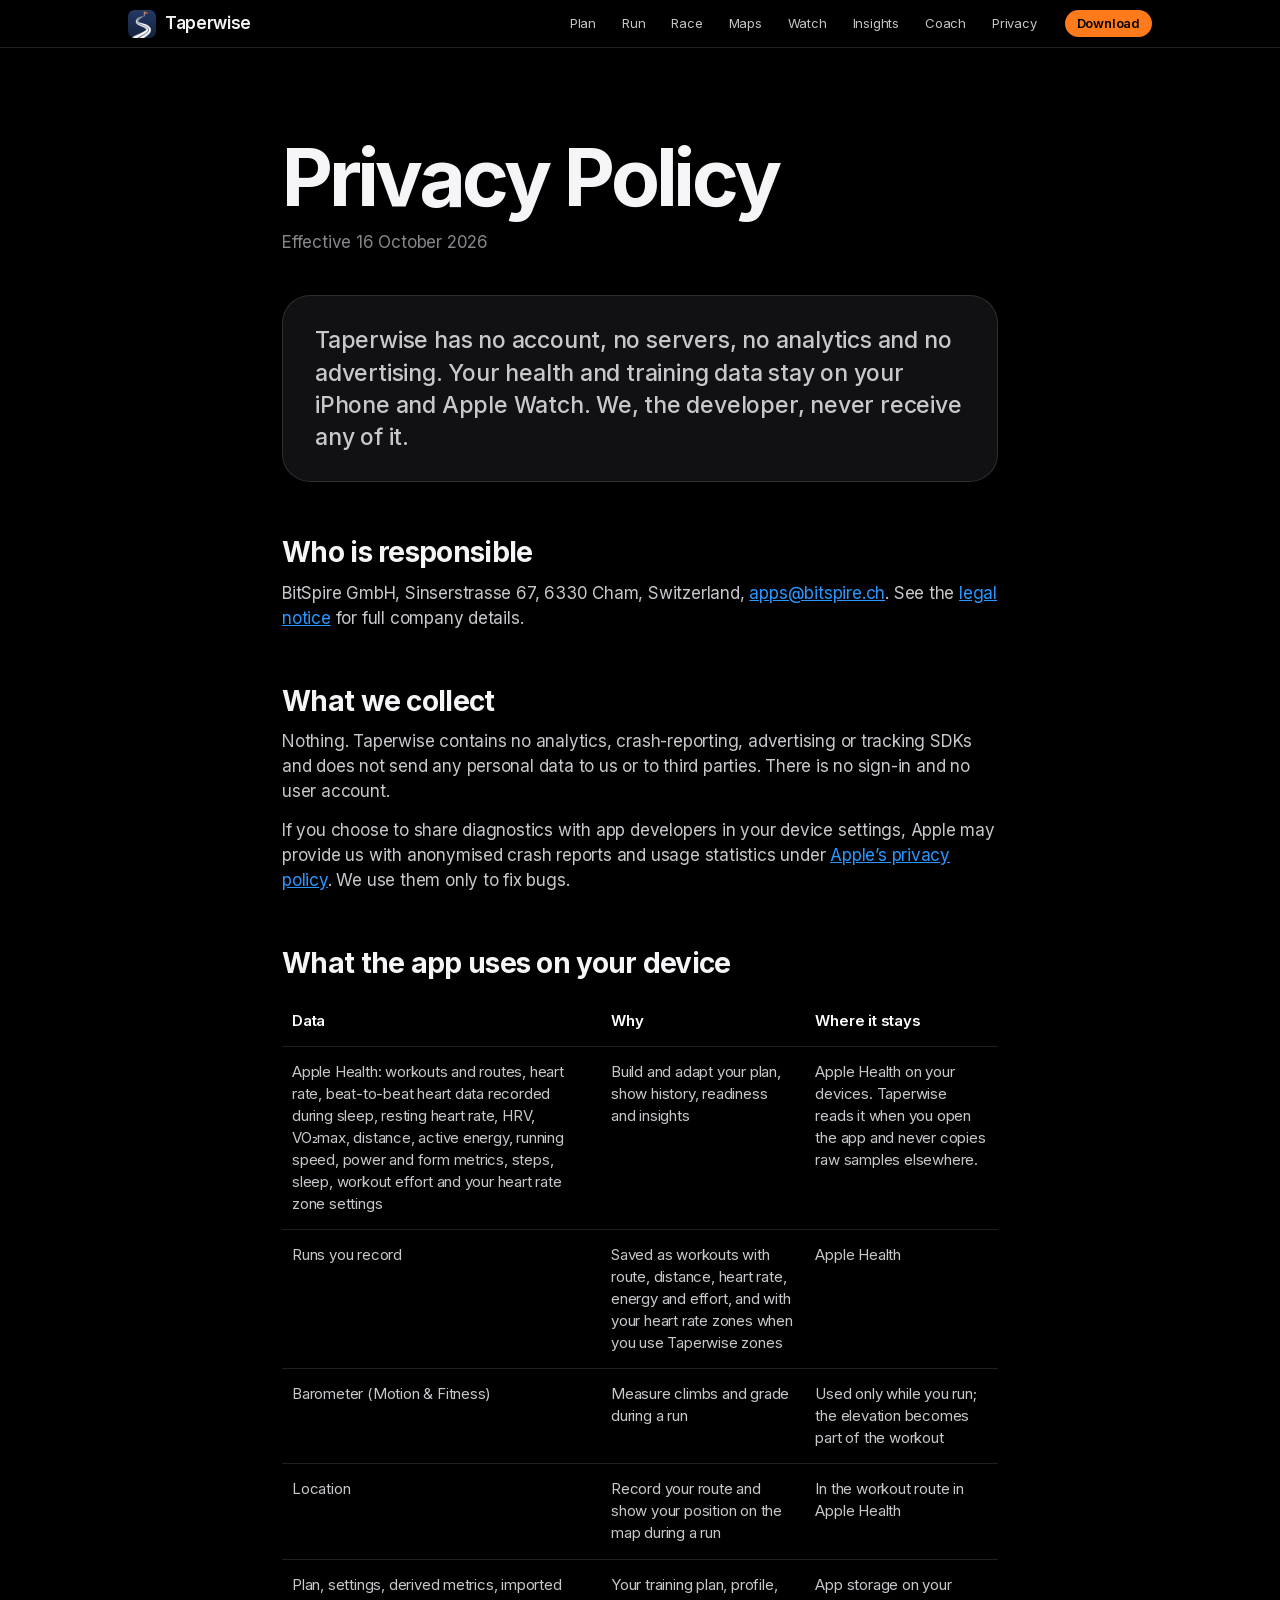
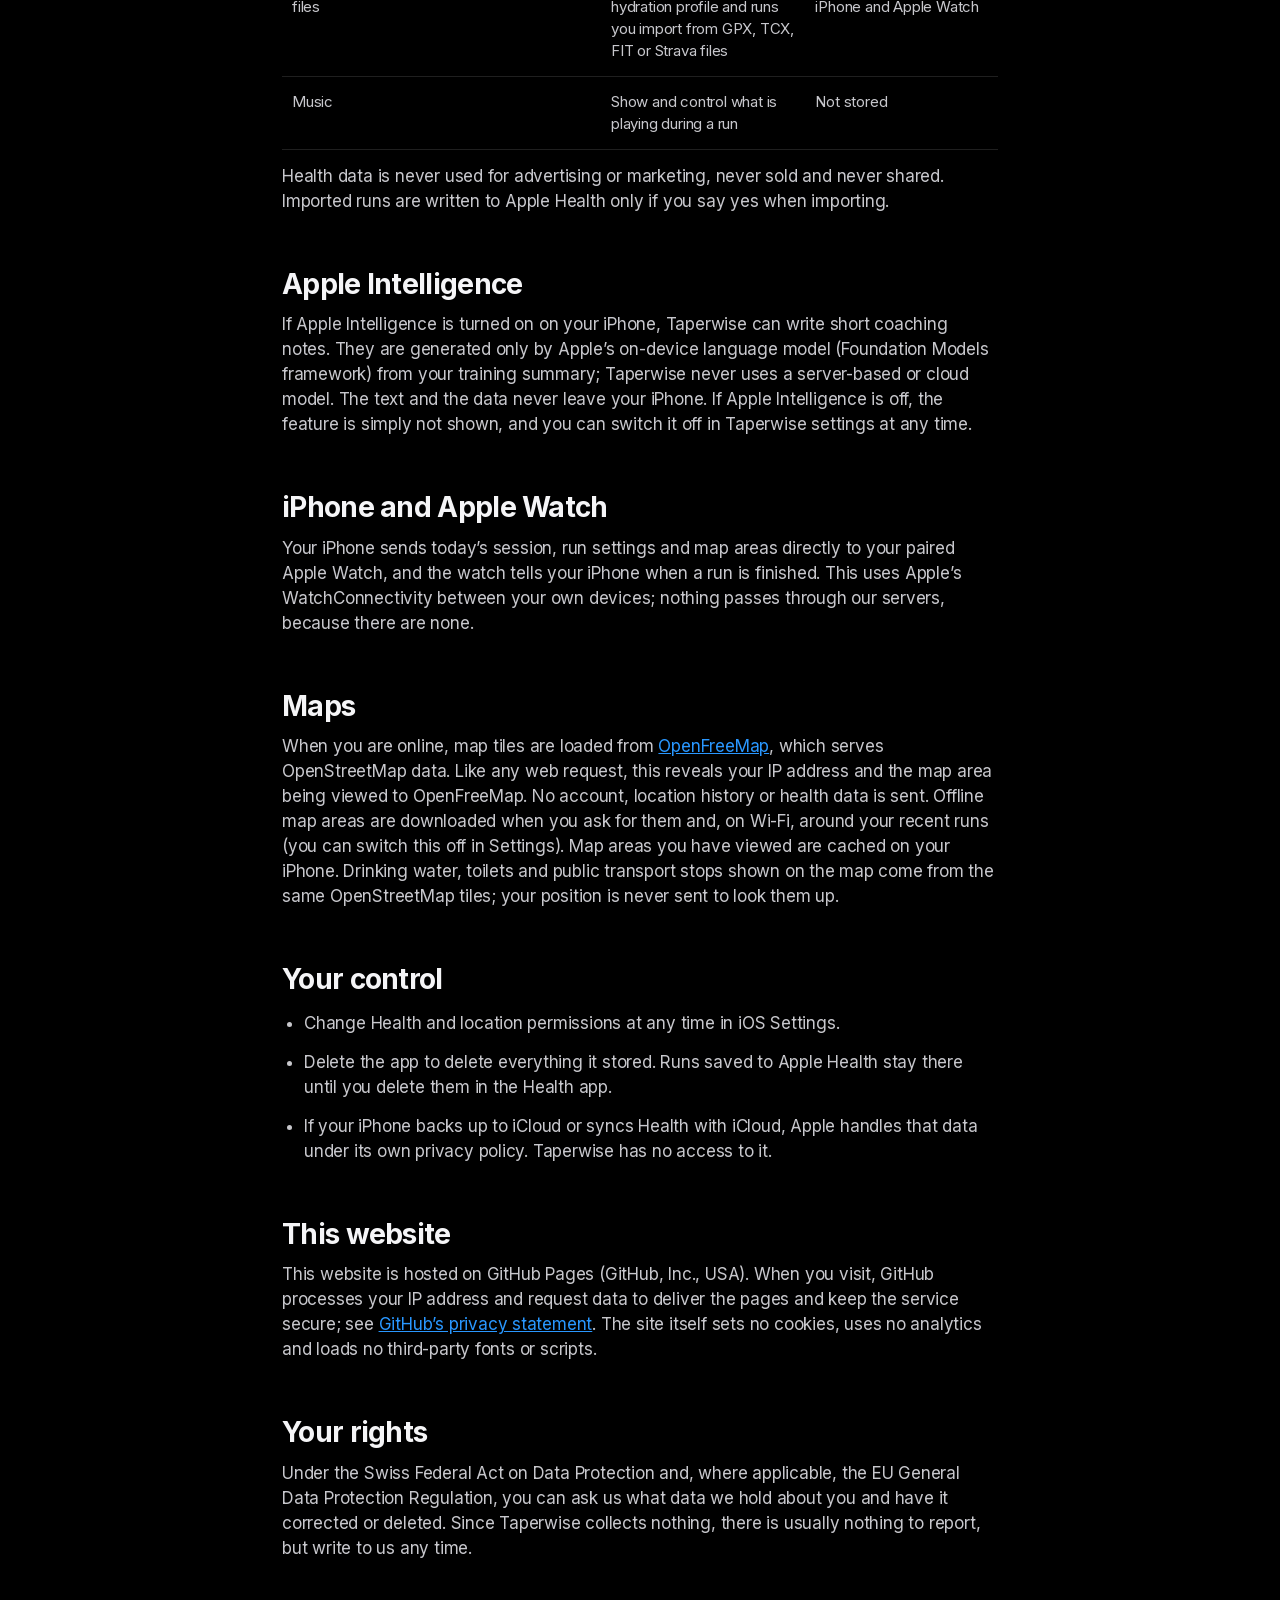
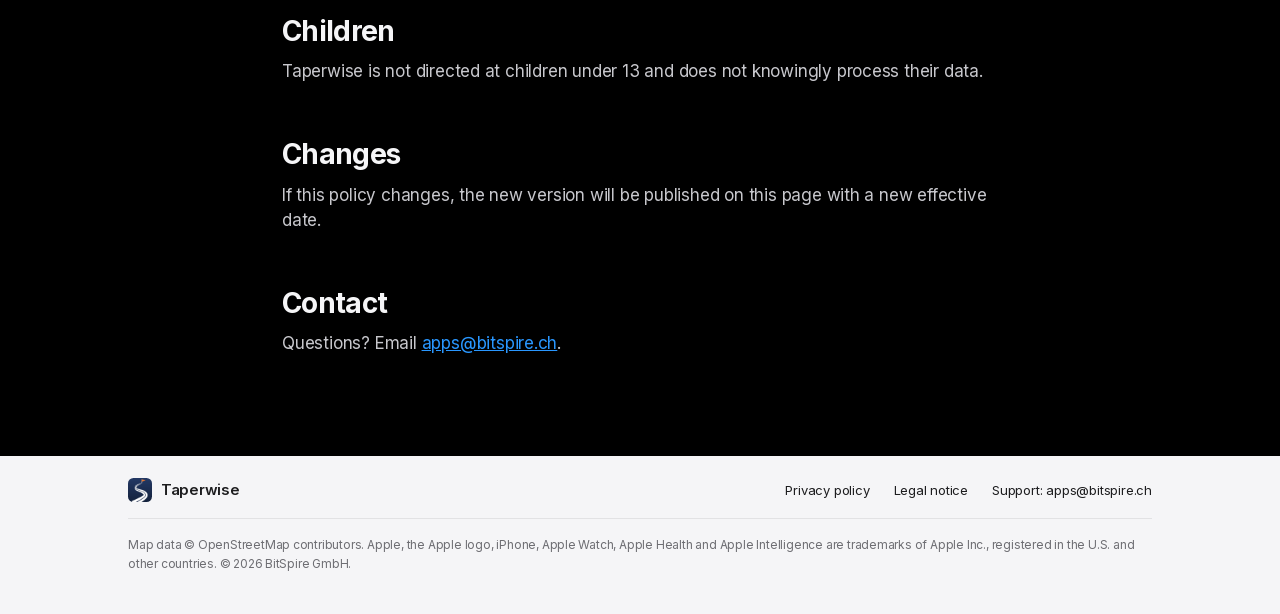
<file: privacy/index.html>
<!doctype html>
<html lang="en">
<head>
<meta charset="utf-8">
<meta name="viewport" content="width=device-width, initial-scale=1, viewport-fit=cover">
<title>Privacy Policy · Taperwise</title>
<meta name="description" content="Taperwise has no account, no servers and no tracking. What the app reads, where it is stored and what leaves your device.">
<meta name="theme-color" content="#000000">
<link rel="canonical" href="https://taperwise.run/privacy/">
<link rel="alternate" type="text/markdown" href="https://taperwise.run/privacy/index.md">
<link rel="icon" href="../assets/img/icon.png">
<link rel="apple-touch-icon" href="../assets/img/apple-touch-icon.png">
<link rel="stylesheet" href="../assets/site.css">
</head>
<body>

<nav class="nav">
  <a class="brand" href="../"><img src="../assets/img/icon.png" alt="" width="28" height="28">Taperwise</a>
  <div class="nav-links">
    <a href="../#plan">Plan</a>
    <a href="../#run">Run</a>
    <a href="../#race">Race</a>
    <a href="../#maps">Maps</a>
    <a href="../#watch">Watch</a>
    <a href="../#insights">Insights</a>
    <a href="../#coach">Coach</a>
    <a href="./">Privacy</a>
  </div>
  <a class="nav-cta" href="https://apps.apple.com/app/id6823595769">Download</a>
</nav>

<main class="doc">
  <h1>Privacy Policy</h1>
  <p class="updated">Effective 16 October 2026</p>

  <p class="summary">Taperwise has no account, no servers, no analytics and no advertising. Your health and training data stay on your iPhone and Apple Watch. We, the developer, never receive any of it.</p>

  <h2>Who is responsible</h2>
  <p>BitSpire GmbH, Sinserstrasse 67, 6330 Cham, Switzerland, <a href="mailto:apps@bitspire.ch">apps@bitspire.ch</a>. See the <a href="../legal/">legal notice</a> for full company details.</p>

  <h2>What we collect</h2>
  <p>Nothing. Taperwise contains no analytics, crash-reporting, advertising or tracking SDKs and does not send any personal data to us or to third parties. There is no sign-in and no user account.</p>
  <p>If you choose to share diagnostics with app developers in your device settings, Apple may provide us with anonymised crash reports and usage statistics under <a href="https://www.apple.com/legal/privacy/">Apple’s privacy policy</a>. We use them only to fix bugs.</p>

  <h2>What the app uses on your device</h2>
  <table>
    <thead><tr><th>Data</th><th>Why</th><th>Where it stays</th></tr></thead>
    <tbody>
      <tr><td>Apple Health: workouts and routes, heart rate, beat-to-beat heart data recorded during sleep, resting heart rate, HRV, VO₂max, distance, active energy, running speed, power and form metrics, steps, sleep, workout effort and your heart rate zone settings</td><td>Build and adapt your plan, show history, readiness and insights</td><td>Apple Health on your devices. Taperwise reads it when you open the app and never copies raw samples elsewhere.</td></tr>
      <tr><td>Runs you record</td><td>Saved as workouts with route, distance, heart rate, energy and effort, and with your heart rate zones when you use Taperwise zones</td><td>Apple Health</td></tr>
      <tr><td>Barometer (Motion &amp; Fitness)</td><td>Measure climbs and grade during a run</td><td>Used only while you run; the elevation becomes part of the workout</td></tr>
      <tr><td>Location</td><td>Record your route and show your position on the map during a run</td><td>In the workout route in Apple Health</td></tr>
      <tr><td>Plan, settings, derived metrics, imported files</td><td>Your training plan, profile, hydration profile and runs you import from GPX, TCX, FIT or Strava files</td><td>App storage on your iPhone and Apple Watch</td></tr>
      <tr><td>Music</td><td>Show and control what is playing during a run</td><td>Not stored</td></tr>
    </tbody>
  </table>
  <p>Health data is never used for advertising or marketing, never sold and never shared. Imported runs are written to Apple Health only if you say yes when importing.</p>

  <h2>Apple Intelligence</h2>
  <p>If Apple Intelligence is turned on on your iPhone, Taperwise can write short coaching notes. They are generated only by Apple’s on-device language model (Foundation Models framework) from your training summary; Taperwise never uses a server-based or cloud model. The text and the data never leave your iPhone. If Apple Intelligence is off, the feature is simply not shown, and you can switch it off in Taperwise settings at any time.</p>

  <h2>iPhone and Apple Watch</h2>
  <p>Your iPhone sends today’s session, run settings and map areas directly to your paired Apple Watch, and the watch tells your iPhone when a run is finished. This uses Apple’s WatchConnectivity between your own devices; nothing passes through our servers, because there are none.</p>

  <h2>Maps</h2>
  <p>When you are online, map tiles are loaded from <a href="https://openfreemap.org">OpenFreeMap</a>, which serves OpenStreetMap data. Like any web request, this reveals your IP address and the map area being viewed to OpenFreeMap. No account, location history or health data is sent. Offline map areas are downloaded when you ask for them and, on Wi-Fi, around your recent runs (you can switch this off in Settings). Map areas you have viewed are cached on your iPhone. Drinking water, toilets and public transport stops shown on the map come from the same OpenStreetMap tiles; your position is never sent to look them up.</p>

  <h2>Your control</h2>
  <ul>
    <li>Change Health and location permissions at any time in iOS Settings.</li>
    <li>Delete the app to delete everything it stored. Runs saved to Apple Health stay there until you delete them in the Health app.</li>
    <li>If your iPhone backs up to iCloud or syncs Health with iCloud, Apple handles that data under its own privacy policy. Taperwise has no access to it.</li>
  </ul>

  <h2>This website</h2>
  <p>This website is hosted on GitHub Pages (GitHub, Inc., USA). When you visit, GitHub processes your IP address and request data to deliver the pages and keep the service secure; see <a href="https://docs.github.com/en/site-policy/privacy-policies/github-general-privacy-statement">GitHub’s privacy statement</a>. The site itself sets no cookies, uses no analytics and loads no third-party fonts or scripts.</p>

  <h2>Your rights</h2>
  <p>Under the Swiss Federal Act on Data Protection and, where applicable, the EU General Data Protection Regulation, you can ask us what data we hold about you and have it corrected or deleted. Since Taperwise collects nothing, there is usually nothing to report, but write to us any time.</p>

  <h2>Children</h2>
  <p>Taperwise is not directed at children under 13 and does not knowingly process their data.</p>

  <h2>Changes</h2>
  <p>If this policy changes, the new version will be published on this page with a new effective date.</p>

  <h2>Contact</h2>
  <p>Questions? Email <a href="mailto:apps@bitspire.ch">apps@bitspire.ch</a>.</p>
</main>

<footer class="footer">
  <div class="footer-top">
    <a class="brand" href="../"><img src="../assets/img/icon.png" alt="" width="24" height="24">Taperwise</a>
    <div class="footer-links">
      <a href="./">Privacy policy</a>
      <a href="../legal/">Legal notice</a>
      <a href="mailto:apps@bitspire.ch">Support: apps@bitspire.ch</a>
    </div>
  </div>
  <p class="fine">Map data © OpenStreetMap contributors. Apple, the Apple logo, iPhone, Apple Watch, Apple Health and Apple Intelligence are trademarks of Apple Inc., registered in the U.S. and other countries. © 2026 BitSpire GmbH.</p>
</footer>
</body>
</html>
</file>
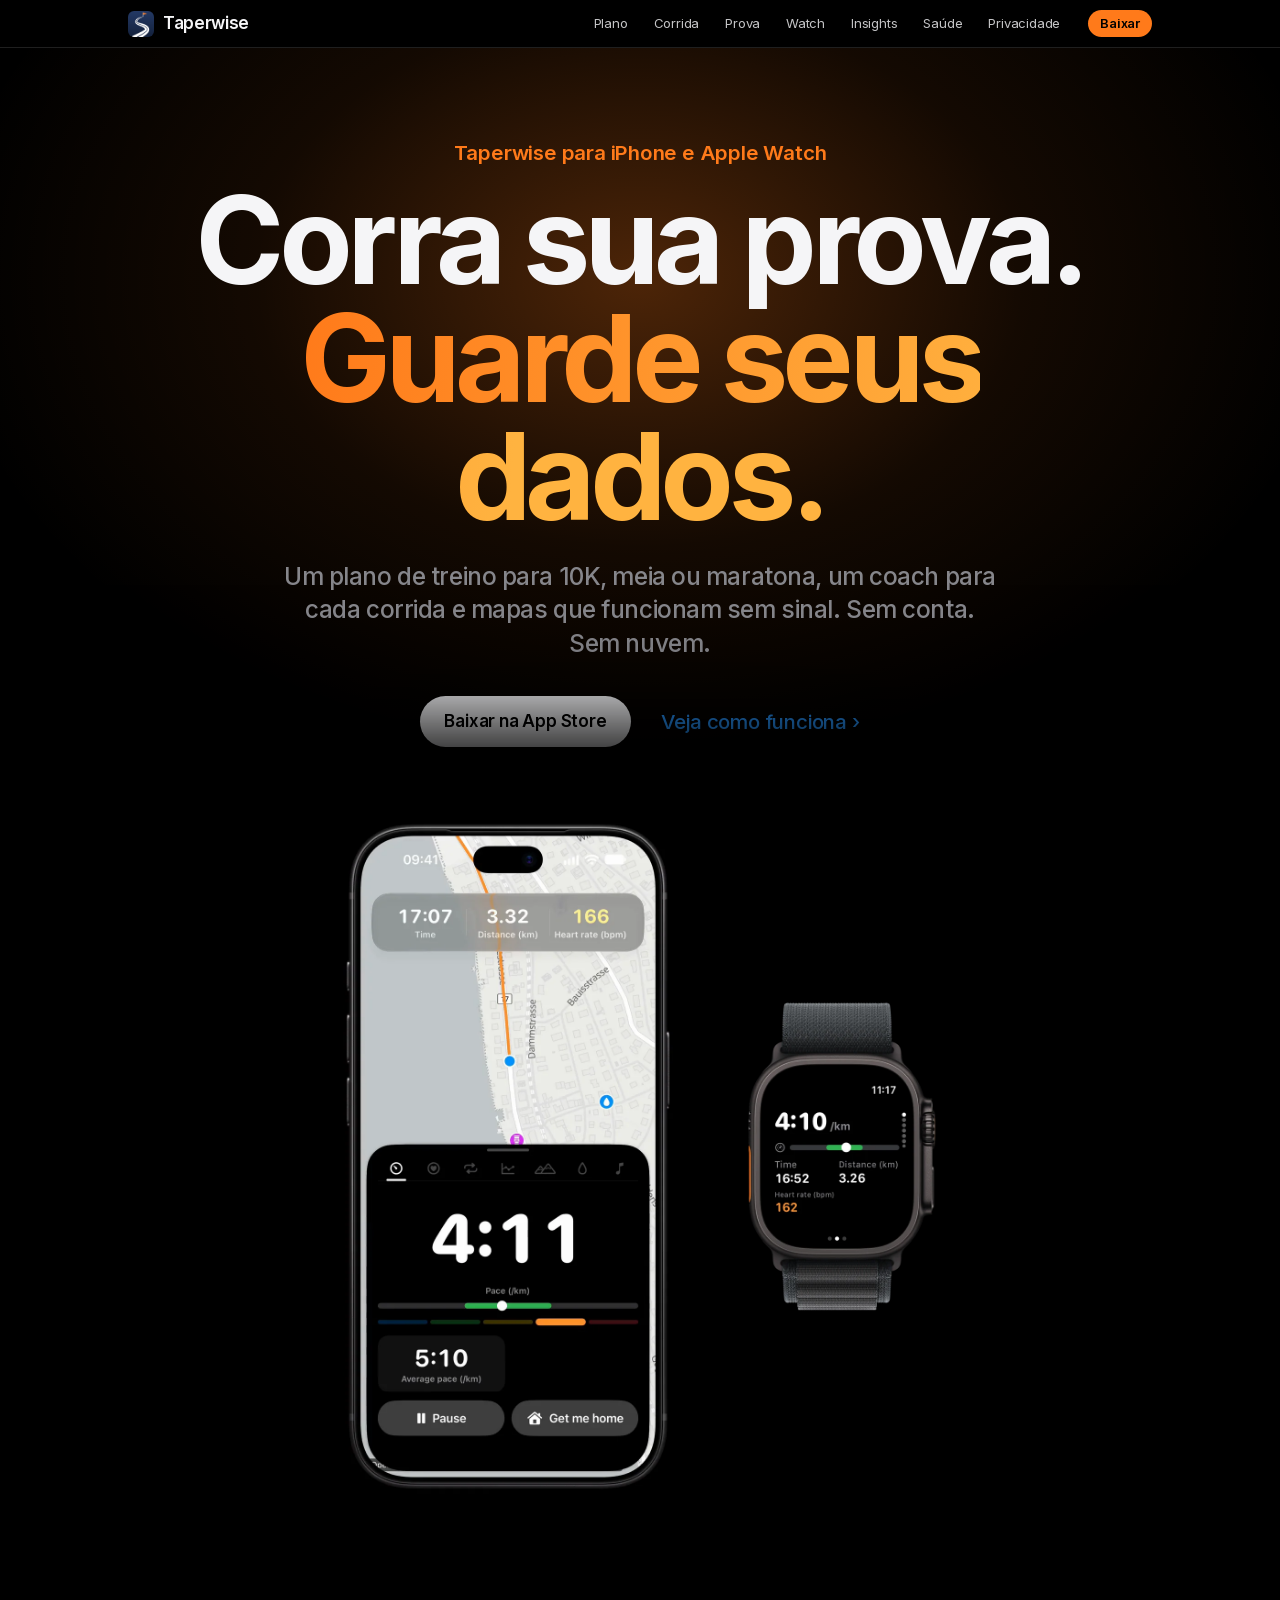
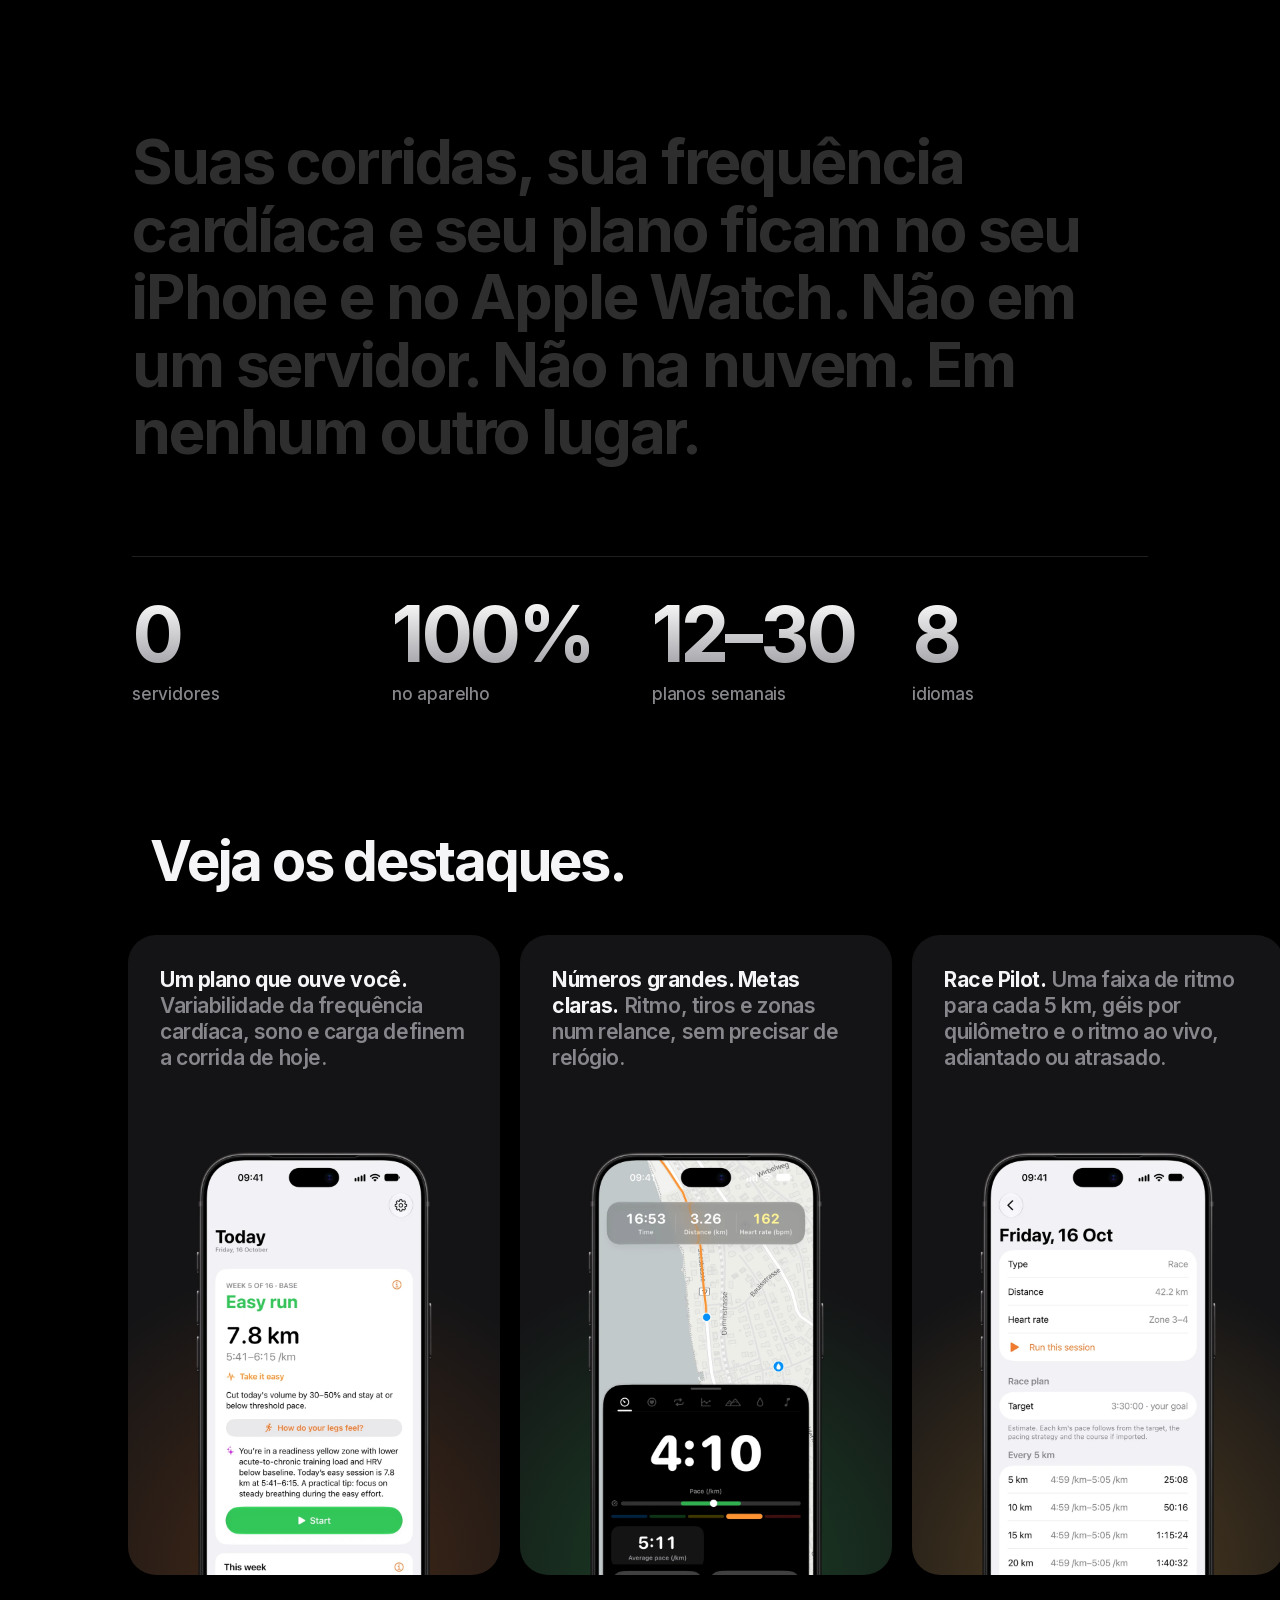
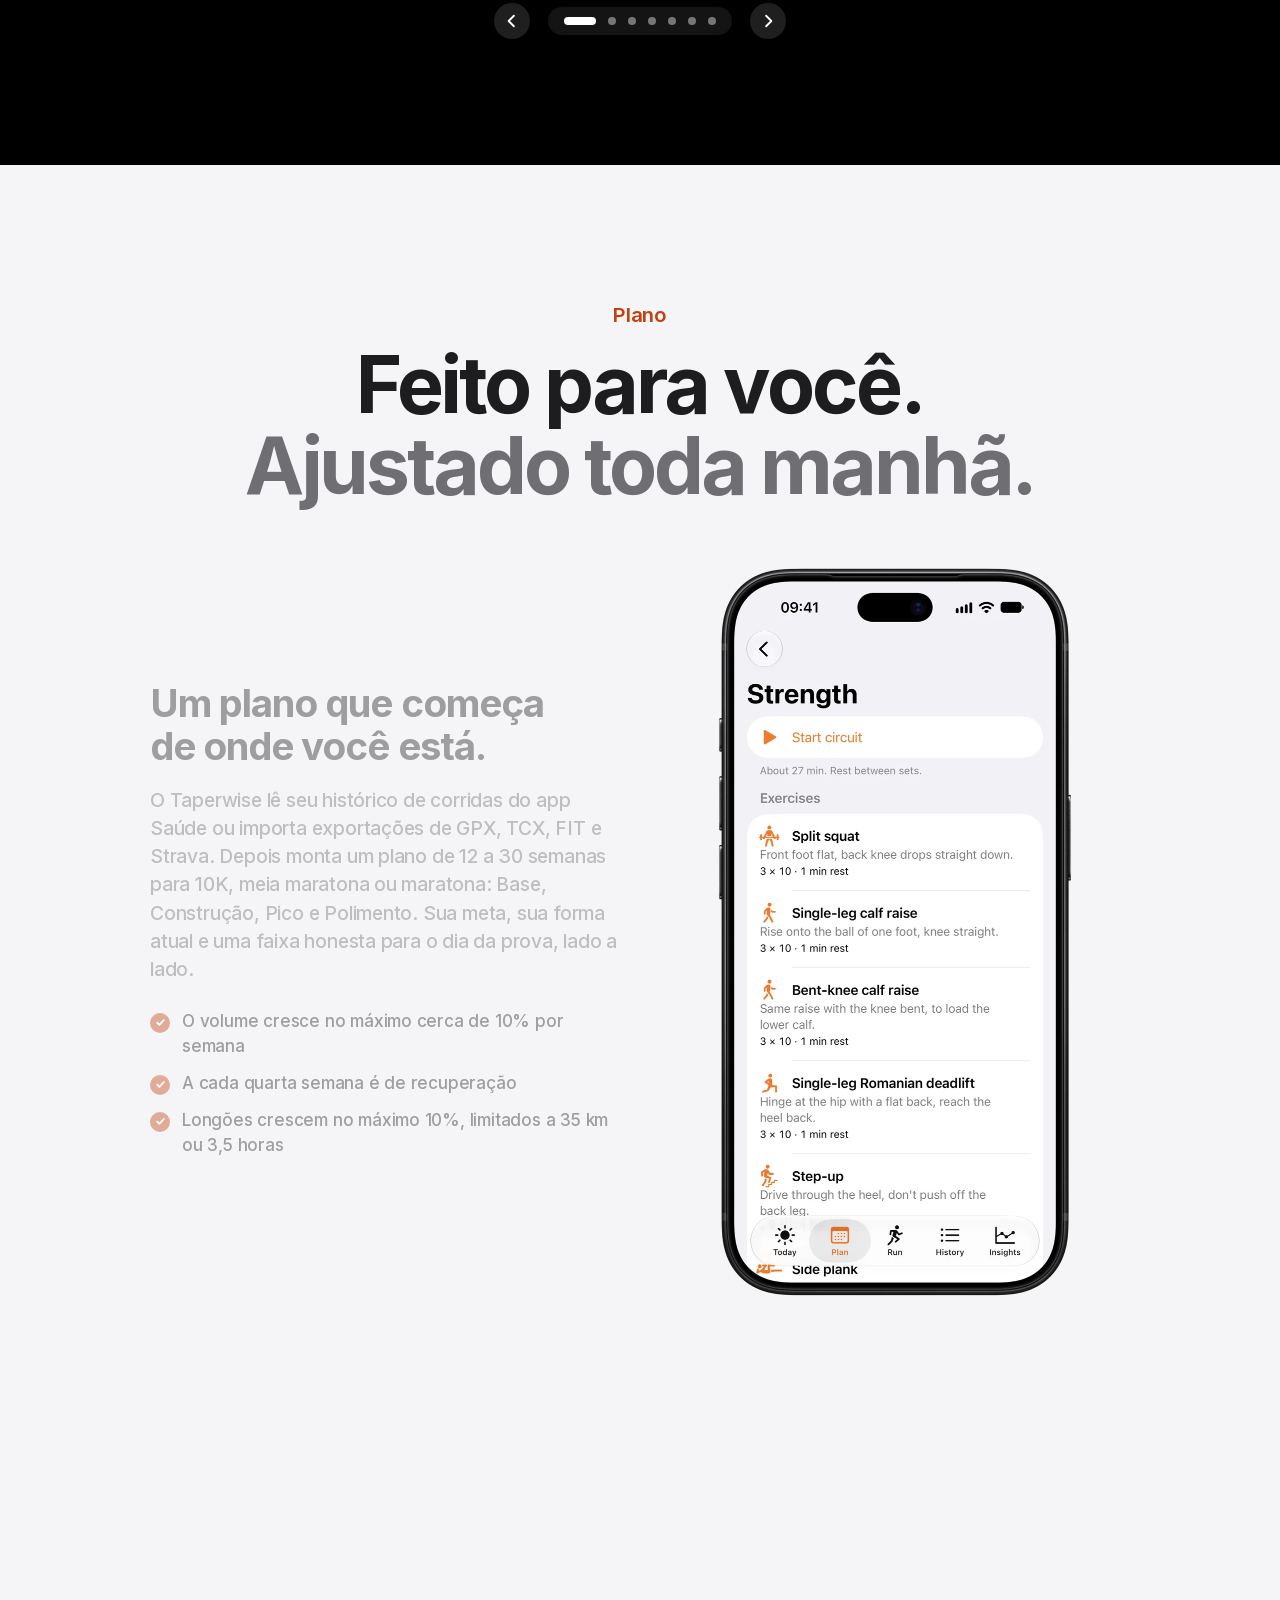
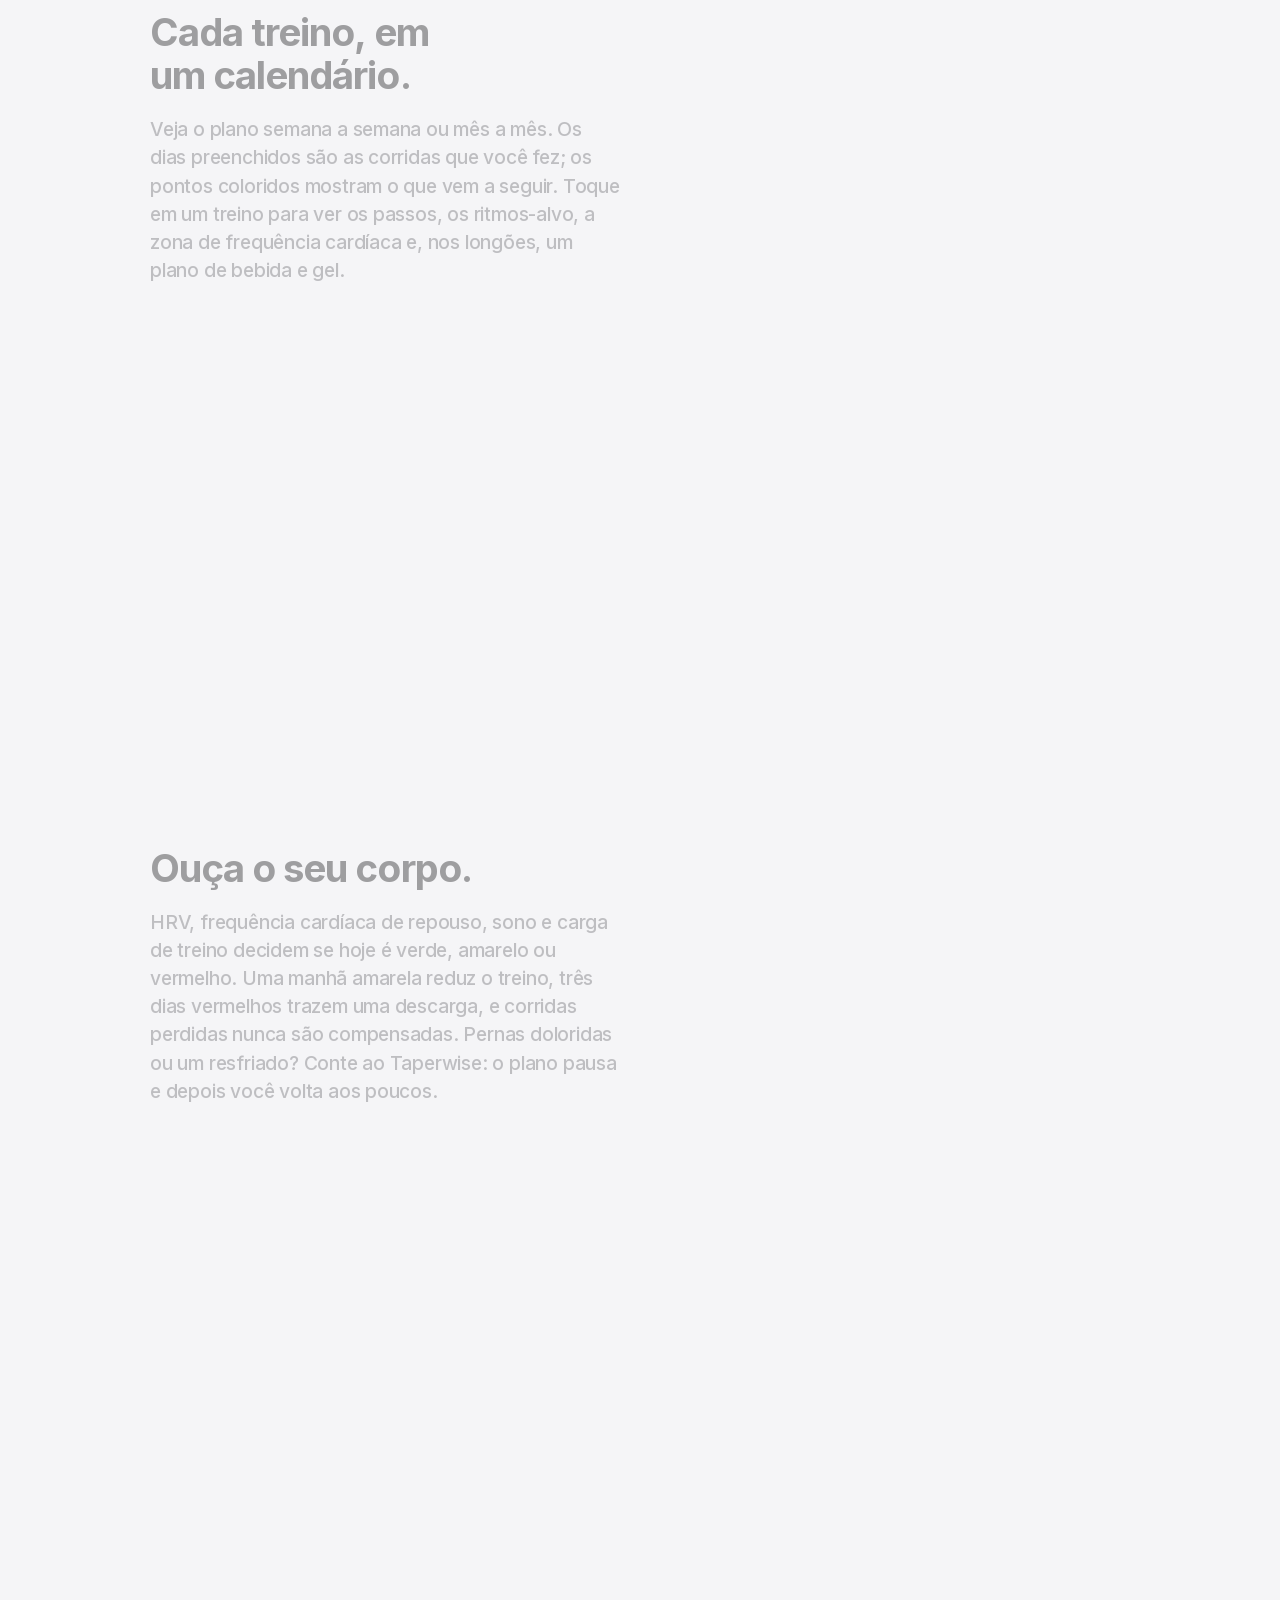
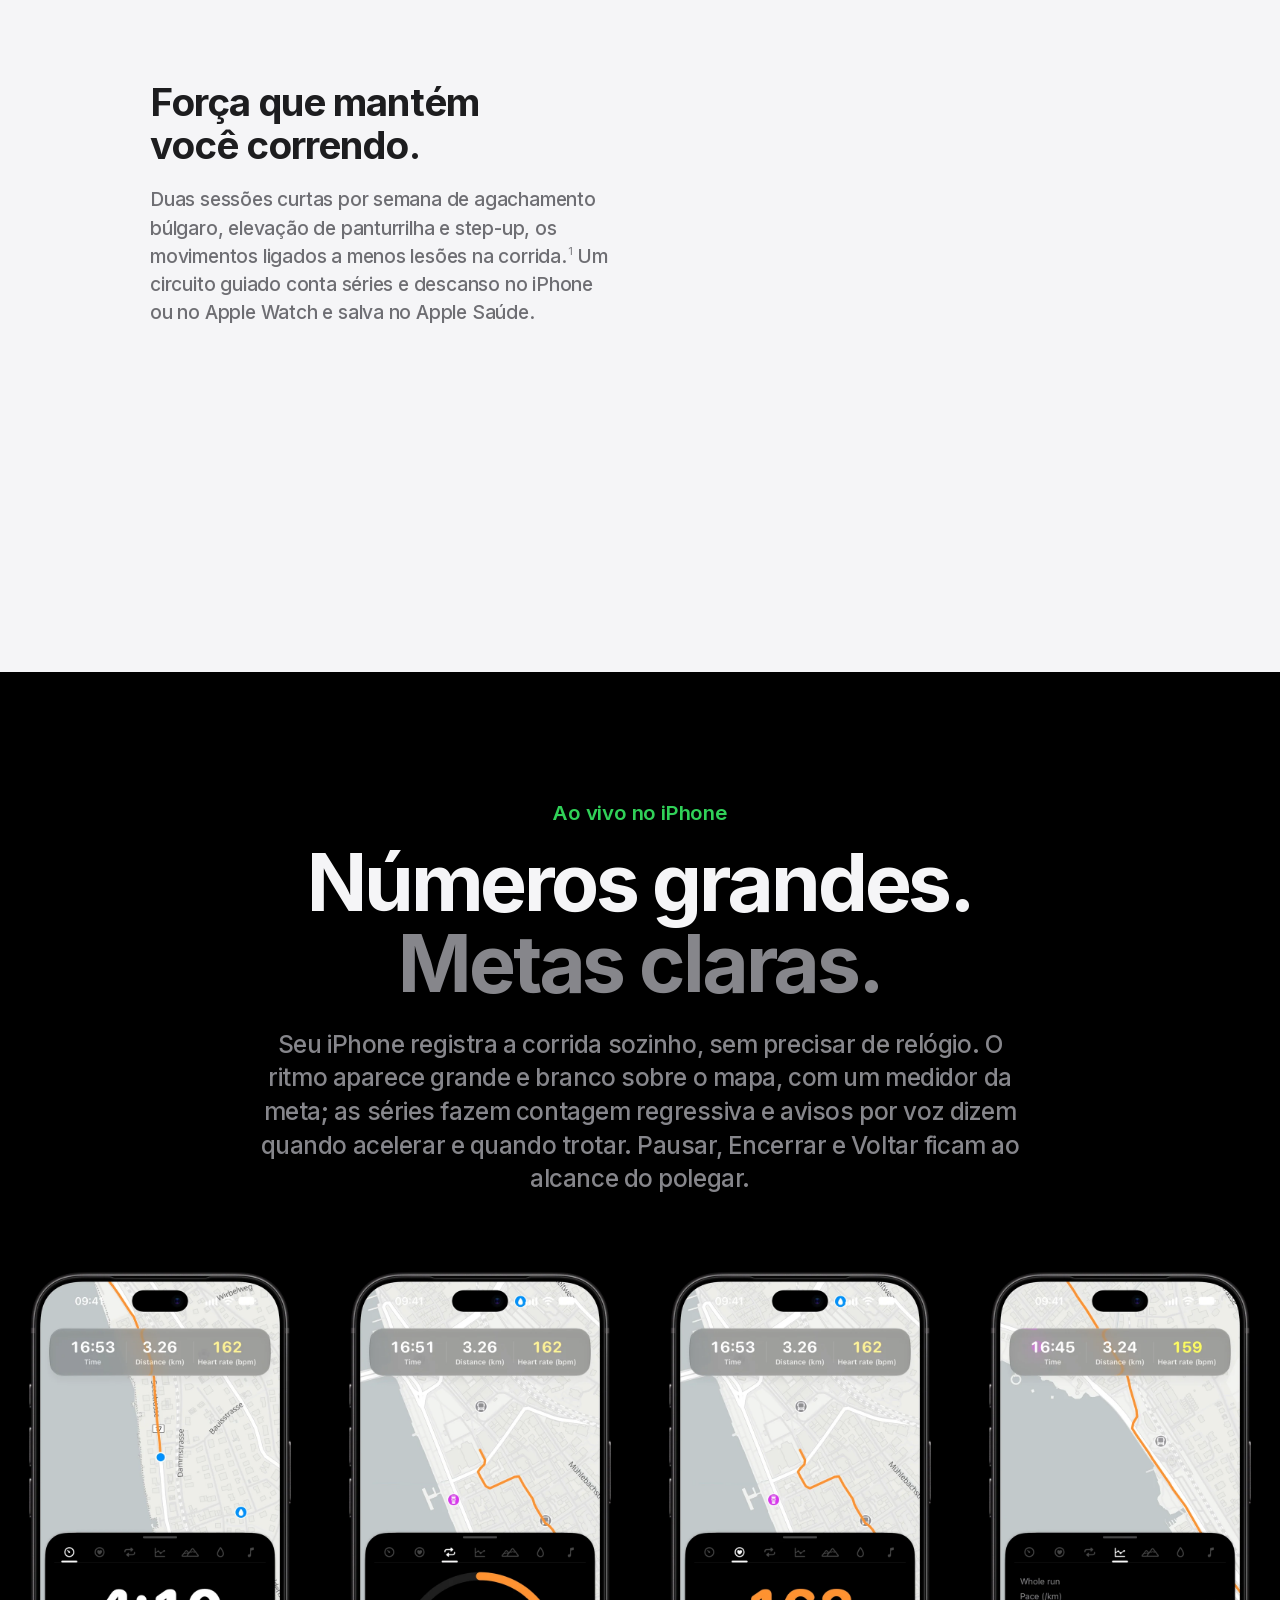
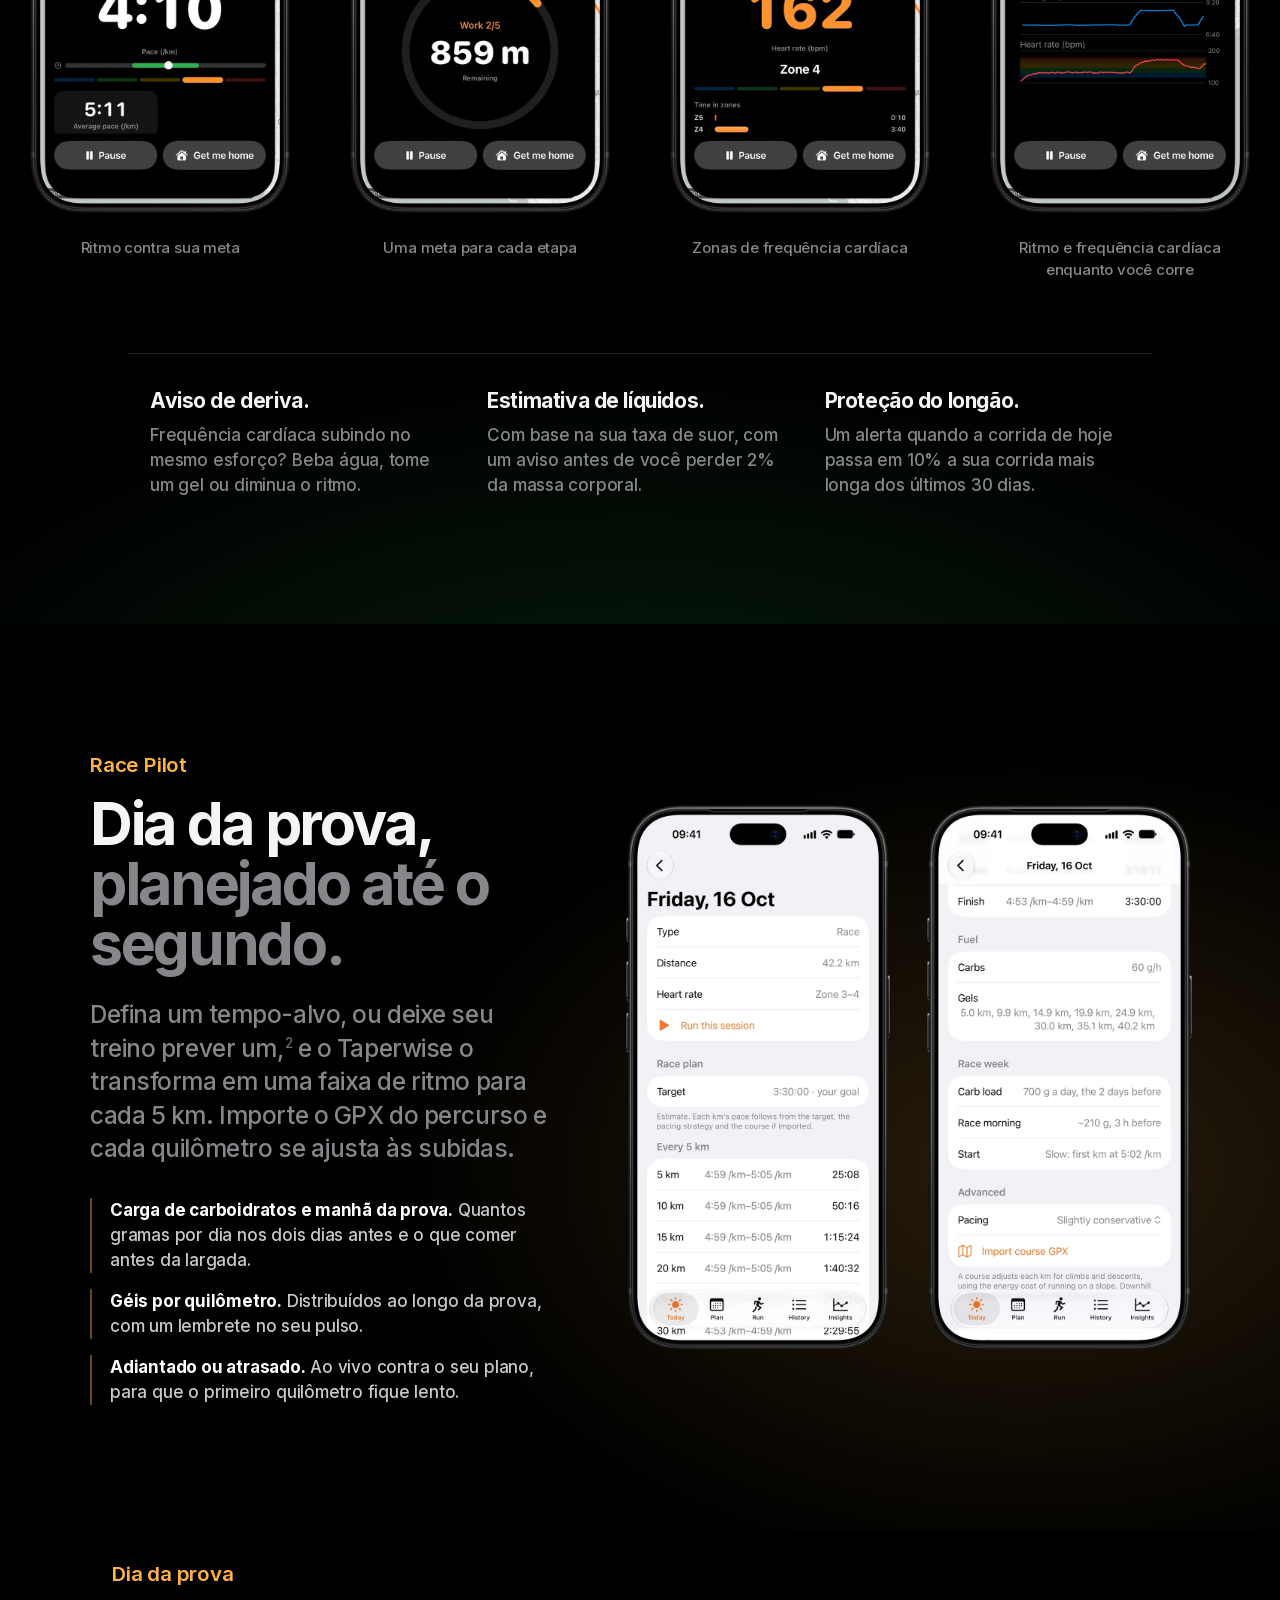
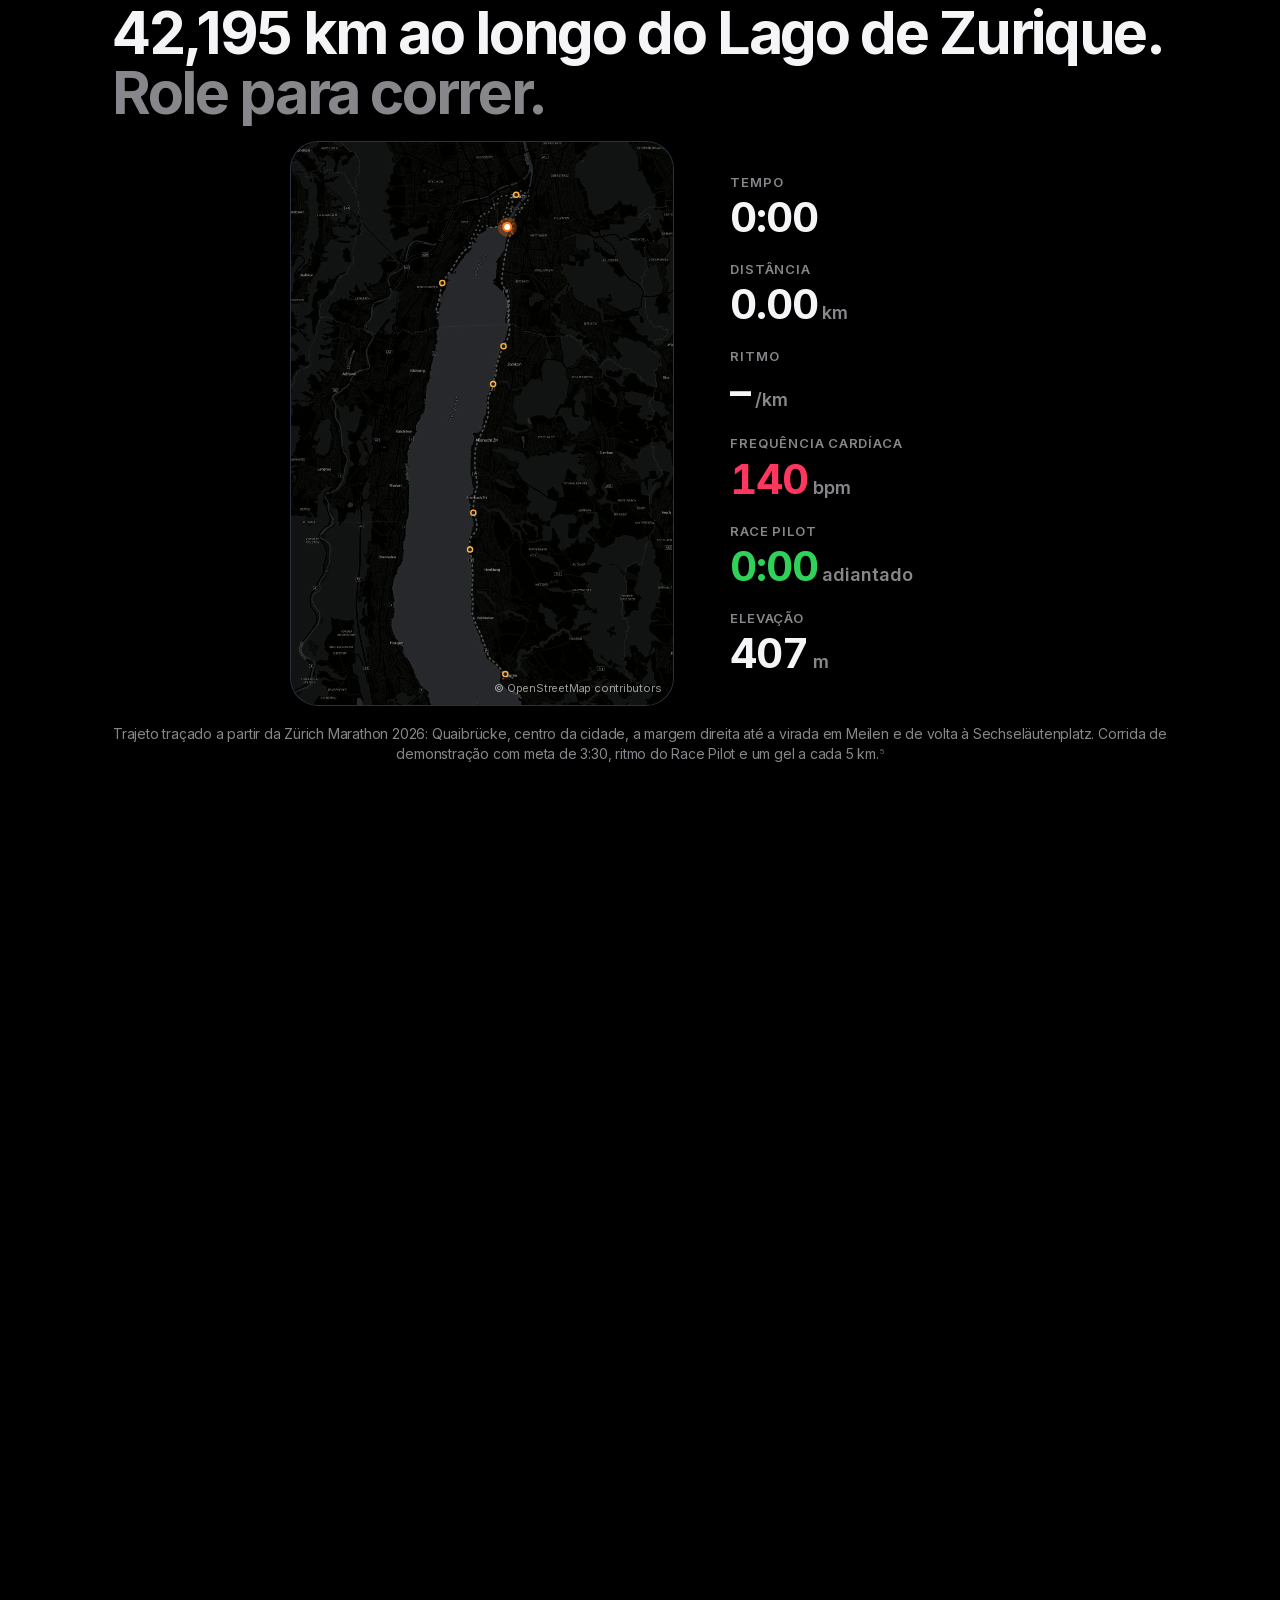
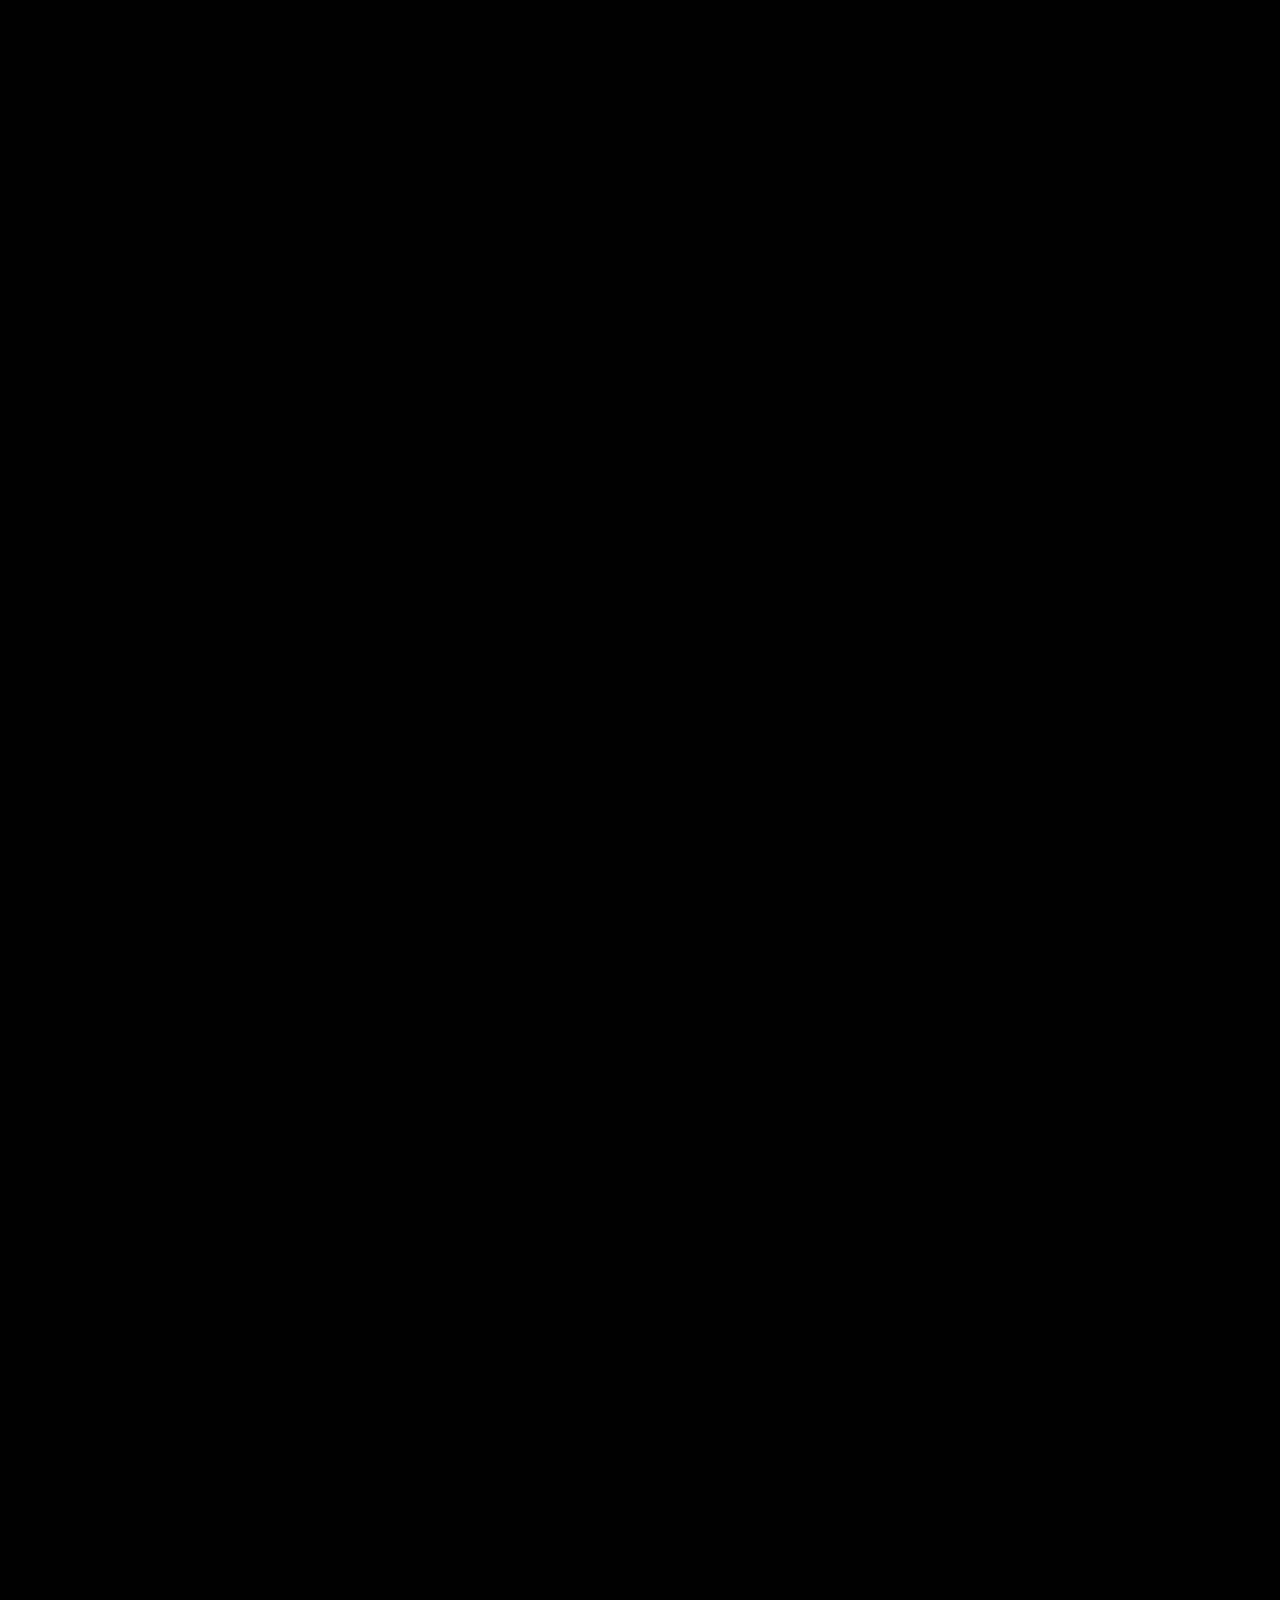
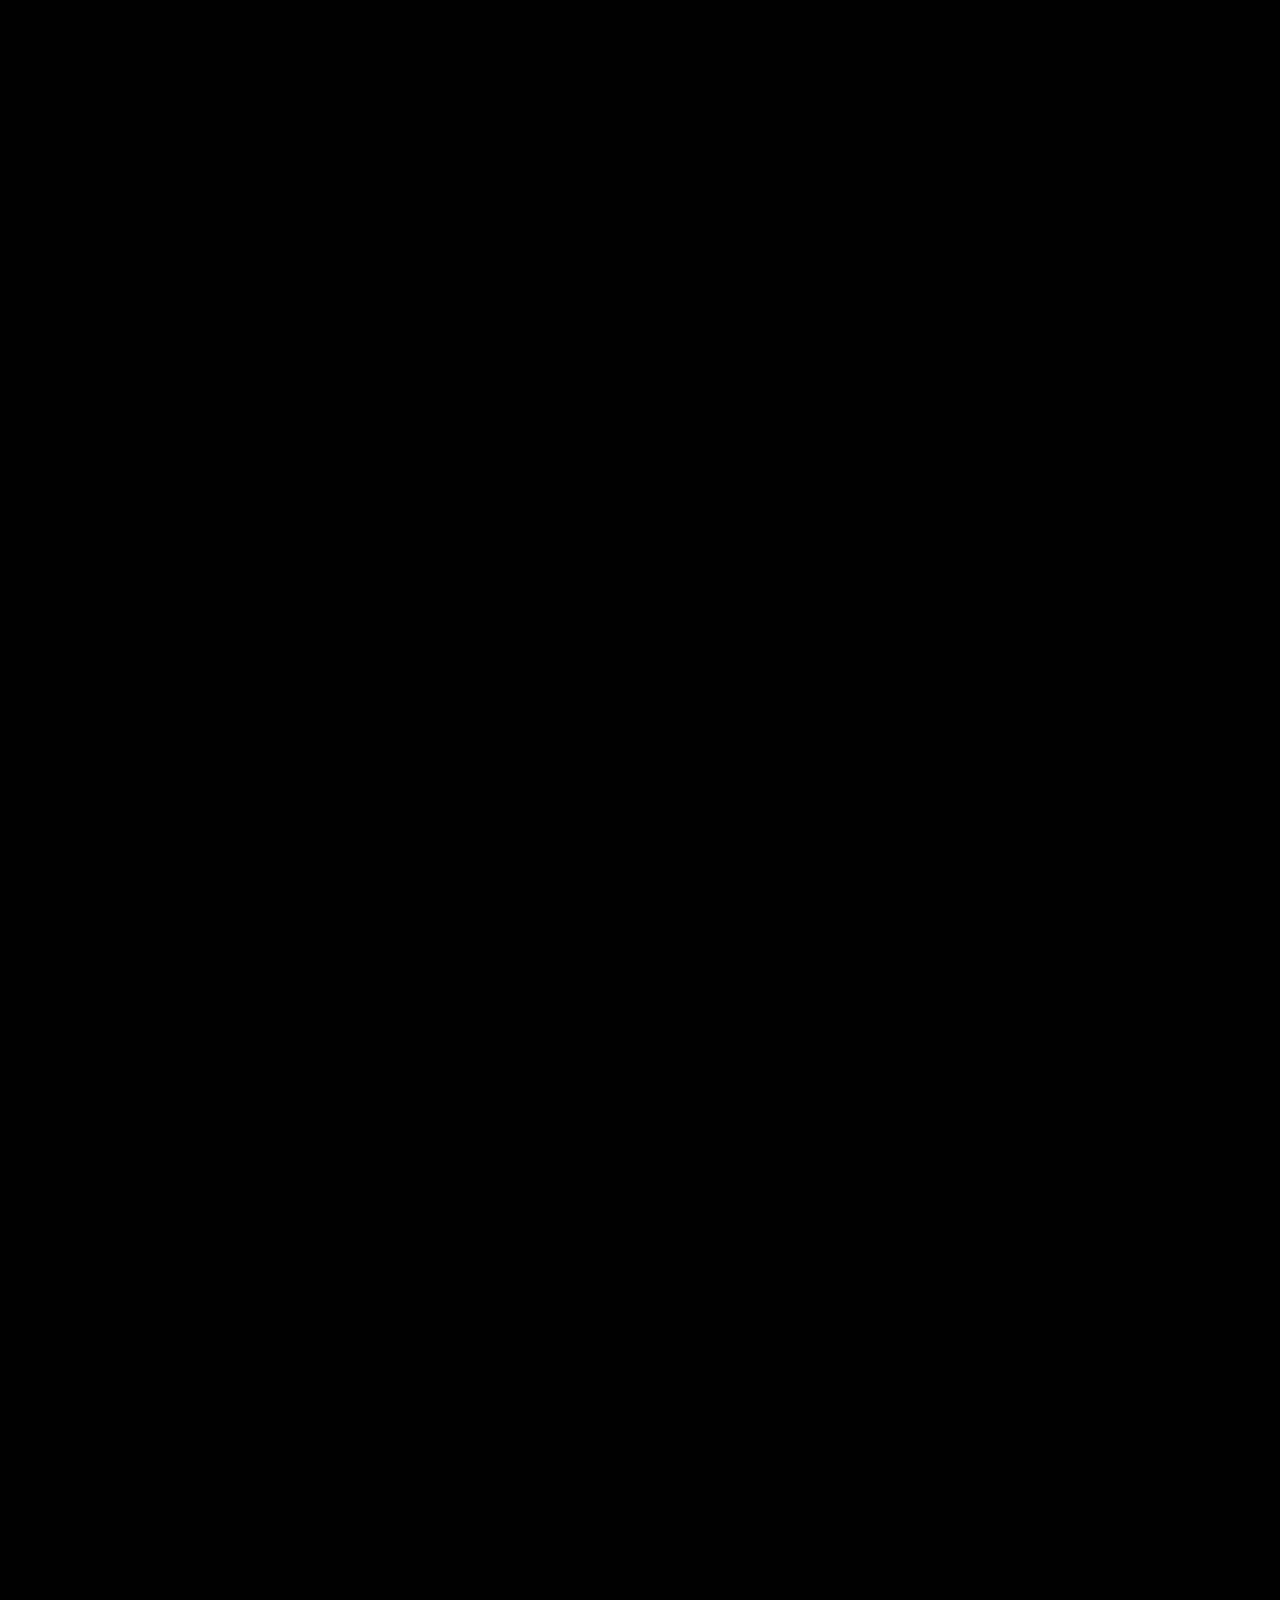
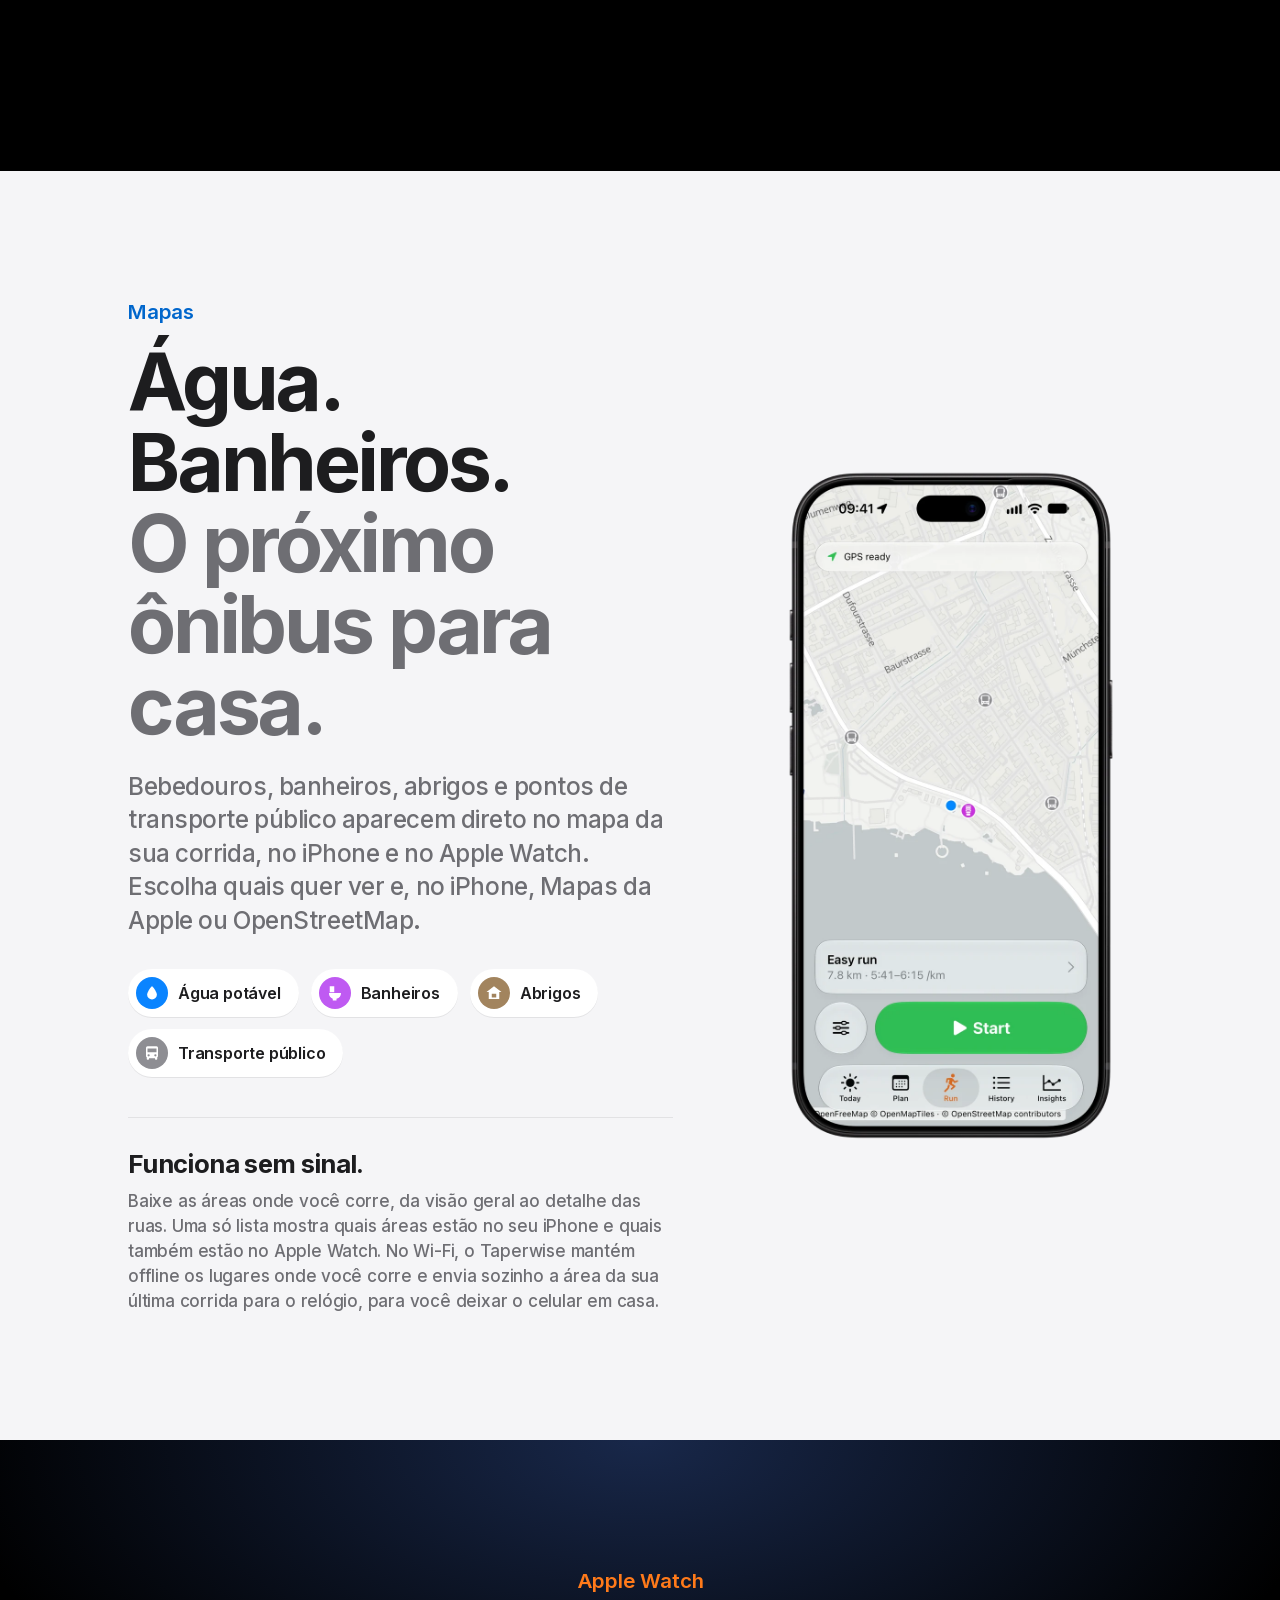
<file: pt-br/index.html>
<!doctype html>
<html lang="pt-BR">
<head>
<meta charset="utf-8">
<meta name="viewport" content="width=device-width, initial-scale=1, viewport-fit=cover">
<title data-i18n="meta.title">Taperwise · Planilha de treino maratona e meia maratona</title>
<meta name="description" data-i18n-attr="content:meta.description" content="Planilha de treino para 10K, meia maratona e maratona que se adapta ao seu HRV, frequência cardíaca e sono. App de corrida Apple Watch com mapas offline.">
<meta name="theme-color" content="#000000">
<meta property="og:title" data-i18n-attr="content:meta.title" content="Taperwise · Planilha de treino maratona e meia maratona">
<meta property="og:site_name" content="Taperwise">
<meta property="og:locale" content="pt_BR">
<meta property="og:type" content="website">
<meta property="og:url" content="https://taperwise.run/pt-br/">
<meta name="twitter:card" content="summary">
<meta property="og:description" data-i18n-attr="content:og.description" content="Treino de prova para iPhone e Apple Watch. Mapas offline, coach no aparelho, sem nuvem.">
<meta property="og:image" content="https://taperwise.run/assets/img/icon.png">
<script type="application/ld+json">{"@context": "https://schema.org", "@type": "MobileApplication", "name": "Taperwise", "operatingSystem": "iOS, watchOS", "applicationCategory": "HealthApplication", "applicationSubCategory": "Running", "description": "Planilha de treino para 10K, meia maratona e maratona que se adapta ao seu HRV, frequência cardíaca e sono. App de corrida Apple Watch com mapas offline.", "url": "https://taperwise.run/pt-br/", "image": "https://taperwise.run/assets/img/icon.png", "inLanguage": "pt-BR", "publisher": {"@type": "Organization", "name": "BitSpire GmbH", "email": "apps@bitspire.ch"}}</script>
<link rel="canonical" href="https://taperwise.run/pt-br/">
<link rel="alternate" hreflang="en" href="https://taperwise.run/">
<link rel="alternate" hreflang="de" href="https://taperwise.run/de/">
<link rel="alternate" hreflang="fr" href="https://taperwise.run/fr/">
<link rel="alternate" hreflang="it" href="https://taperwise.run/it/">
<link rel="alternate" hreflang="es" href="https://taperwise.run/es/">
<link rel="alternate" hreflang="pt-BR" href="https://taperwise.run/pt-br/">
<link rel="alternate" hreflang="nl" href="https://taperwise.run/nl/">
<link rel="alternate" hreflang="ja" href="https://taperwise.run/ja/">
<link rel="alternate" hreflang="x-default" href="https://taperwise.run/">
<link rel="alternate" type="text/markdown" href="https://taperwise.run/pt-br/index.md">
<link rel="icon" href="../assets/img/icon.png">
<link rel="apple-touch-icon" href="../assets/img/apple-touch-icon.png">
<link rel="stylesheet" href="../assets/site.css">
<script>document.documentElement.classList.add('js')</script>
</head>
<body>

<nav class="nav">
  <a class="brand" href="#top"><img src="../assets/img/icon.png" alt="" width="26" height="26">Taperwise</a>
  <div class="nav-links">
    <a data-i18n="nav.plan" href="#plan">Plano</a>
    <a data-i18n="nav.run" href="#run">Corrida</a>
    <a data-i18n="nav.race" href="#race">Prova</a>
    <a data-i18n="nav.watch" href="#watch">Watch</a>
    <a data-i18n="nav.insights" href="#insights">Insights</a>
    <a data-i18n="nav.health" href="#health">Saúde</a>
    <a data-i18n="nav.privacy" href="../privacy/">Privacidade</a>
  </div>
  <a data-i18n="nav.download" class="nav-cta" href="https://apps.apple.com/app/id6823595769">Baixar</a>
</nav>

<header class="hero dark" id="top">
  <div class="hero-copy">
    <p data-i18n="hero.eyebrow" class="eyebrow reveal">Taperwise para iPhone e Apple Watch</p>
    <h1 data-i18n="hero.title" class="reveal">Corra sua prova.<br><span class="grad">Guarde seus dados.</span></h1>
    <p data-i18n="hero.lead" class="lead reveal">Um plano de treino para 10K, meia ou maratona, um coach para cada corrida e mapas que funcionam sem sinal. Sem conta. Sem nuvem.</p>
    <div class="cta reveal">
      <a data-i18n="hero.store" class="store" href="https://apps.apple.com/app/id6823595769">Baixar na App Store</a>
      <a data-i18n="hero.more" class="more" href="#plan">Veja como funciona</a>
    </div>
  </div>
  <div class="hero-devices fade">
    <video class="dev-phone" src="../assets/video/run.mp4" poster="../assets/video/run-poster.webp" autoplay muted loop playsinline width="720" height="1472" data-i18n-attr="aria-label:hero.video" aria-label="Corrida ao vivo com o Taperwise no iPhone: o trajeto no mapa e um ritmo de 4:11 por km dentro da faixa-alvo"></video>
    <img class="dev-watch" src="../assets/img/watch-metrics.webp" width="440" height="704" data-i18n-attr="alt:hero.watch" alt="Taperwise no Apple Watch: ritmo de 4:10 por km na meta, frequência cardíaca 162">
  </div>
</header>

<section class="dark statement">
  <p data-i18n="statement.text" class="words" data-words>Suas corridas, sua frequência cardíaca e seu plano ficam no seu iPhone e no Apple Watch. Não em um servidor. Não na nuvem. Em nenhum outro lugar.</p>
  <dl class="stats">
    <div class="reveal"><dd>0</dd><dt data-i18n="stats.servers">servidores</dt></div>
    <div class="reveal"><dd>100%</dd><dt data-i18n="stats.ondevice">no aparelho</dt></div>
    <div class="reveal"><dd>12–30</dd><dt data-i18n="stats.plans">planos semanais</dt></div>
    <div class="reveal"><dd>8</dd><dt data-i18n="stats.languages">idiomas</dt></div>
  </dl>
</section>

<section class="dark highlights" aria-labelledby="hl-title">
  <div class="hl-head reveal">
    <h2 id="hl-title" data-i18n="hl.title">Veja os destaques.</h2>
  </div>
  <div class="hl-track" data-hl>
    <a class="hl-card hl-plan" href="#plan">
      <p data-i18n="hl.plan"><strong>Um plano que ouve você.</strong> Variabilidade da frequência cardíaca, sono e carga definem a corrida de hoje.</p>
      <img src="../assets/img/phone-today.webp" width="720" height="1472" alt="" loading="lazy">
    </a>
    <a class="hl-card hl-run" href="#run">
      <p data-i18n="hl.run"><strong>Números grandes. Metas claras.</strong> Ritmo, tiros e zonas num relance, sem precisar de relógio.</p>
      <img src="../assets/img/phone-run-metrics.webp" width="720" height="1472" alt="" loading="lazy">
    </a>
    <a class="hl-card hl-race" href="#race">
      <p data-i18n="hl.race"><strong>Race Pilot.</strong> Uma faixa de ritmo para cada 5 km, géis por quilômetro e o ritmo ao vivo, adiantado ou atrasado.</p>
      <img src="../assets/img/phone-race-pilot.webp" width="720" height="1472" alt="" loading="lazy">
    </a>
    <a class="hl-card hl-watch" href="#watch">
      <p data-i18n="hl.watch"><strong>Deixe o celular em casa.</strong> A corrida inteira no Apple Watch, com mapas offline.</p>
      <img class="hl-watch-img" src="../assets/img/watch-metrics.webp" width="440" height="704" alt="" loading="lazy">
    </a>
    <a class="hl-card hl-insights" href="#insights">
      <p data-i18n="hl.insights"><strong>Veja sua forma crescer.</strong> VDOT, HRV noturno, carga de treino e mais sete insights.</p>
      <img src="../assets/img/phone-recovery.webp" width="720" height="1472" alt="" loading="lazy">
    </a>
    <a class="hl-card hl-health" href="#health">
      <p data-i18n="hl.health"><strong>Suas zonas do Apple Saúde.</strong> As mesmas zonas de frequência cardíaca do Fitness e do app Treino.</p>
      <img src="../assets/img/phone-settings-zones.webp" width="720" height="1472" alt="" loading="lazy">
    </a>
    <a class="hl-card hl-private" href="#private">
      <p data-i18n="hl.private"><strong>Sem conta. Sem servidores.</strong> Suas corridas ficam no seu iPhone, no seu Apple Watch e no Apple Saúde.</p>
      <span class="hl-lock" aria-hidden="true"><svg viewBox="0 0 24 24"><path fill="currentColor" d="M12 2a5 5 0 0 0-5 5v3H6a2 2 0 0 0-2 2v8a2 2 0 0 0 2 2h12a2 2 0 0 0 2-2v-8a2 2 0 0 0-2-2h-1V7a5 5 0 0 0-5-5Zm-3 8V7a3 3 0 1 1 6 0v3H9Z"/></svg></span>
    </a>
  </div>
  <div class="hl-nav">
    <button class="hl-arrow" type="button" data-step="-1" data-i18n-attr="aria-label:hl.prev" aria-label="Anterior"><svg viewBox="0 0 24 24" aria-hidden="true"><path d="m14.5 5-7 7 7 7"/></svg></button>
    <div class="hl-dots" role="tablist"></div>
    <button class="hl-arrow" type="button" data-step="1" data-i18n-attr="aria-label:hl.next" aria-label="Próximo"><svg viewBox="0 0 24 24" aria-hidden="true"><path d="m9.5 5 7 7-7 7"/></svg></button>
  </div>
</section>

<section class="light story-wrap" id="plan">
  <div class="section-head reveal">
    <p data-i18n="plan.eyebrow" class="eyebrow">Plano</p>
    <h2 data-i18n="plan.title">Feito para você.<br><span class="soft">Ajustado toda manhã.</span></h2>
  </div>
  <div class="story">
    <div class="story-text">
      <article class="step" data-shot="0">
        <img class="step-phone" src="../assets/img/phone-plan.webp" width="720" height="1472" data-i18n-attr="alt:plan.adapt.alt" alt="Plano do Taperwise: maratona em 76 dias, meta de chegada, estimativa do dia da prova de 3:22 a 3:38, no caminho com 209,9 de 229 km" loading="lazy">
        <h3 data-i18n="plan.adapt.title">Um plano que começa de onde você está.</h3>
        <p data-i18n="plan.adapt.text">O Taperwise lê seu histórico de corridas do app Saúde ou importa exportações de GPX, TCX, FIT e Strava. Depois monta um plano de 12 a 30 semanas para 10K, meia maratona ou maratona: Base, Construção, Pico e Polimento. Sua meta, sua forma atual e uma faixa honesta para o dia da prova, lado a lado.</p>
        <ul class="ticks">
          <li data-i18n="plan.adapt.tick1">O volume cresce no máximo cerca de 10% por semana</li>
          <li data-i18n="plan.adapt.tick2">A cada quarta semana é de recuperação</li>
          <li data-i18n="plan.adapt.tick3">Longões crescem no máximo 10%, limitados a 35 km ou 3,5 horas</li>
        </ul>
      </article>
      <article class="step" data-shot="1">
        <img class="step-phone" src="../assets/img/phone-plan-calendar.webp" width="720" height="1472" data-i18n-attr="alt:plan.calendar.alt" alt="Calendário do plano de outubro com corridas feitas e treinos planejados" loading="lazy">
        <h3 data-i18n="plan.calendar.title">Cada treino, em um calendário.</h3>
        <p data-i18n="plan.calendar.text">Veja o plano semana a semana ou mês a mês. Os dias preenchidos são as corridas que você fez; os pontos coloridos mostram o que vem a seguir. Toque em um treino para ver os passos, os ritmos-alvo, a zona de frequência cardíaca e, nos longões, um plano de bebida e gel.</p>
      </article>
      <article class="step" data-shot="2">
        <img class="step-phone" src="../assets/img/phone-today.webp" width="720" height="1472" data-i18n-attr="alt:plan.today.alt" alt="Taperwise Hoje: corrida leve, 7,8 km em 5:41 a 6:15 por km, vá com calma, corte o volume de hoje em 30 a 50% e uma nota do coach" loading="lazy">
        <h3 data-i18n="plan.today.title">Ouça o seu corpo.</h3>
        <p data-i18n="plan.today.text">HRV, frequência cardíaca de repouso, sono e carga de treino decidem se hoje é verde, amarelo ou vermelho. Uma manhã amarela reduz o treino, três dias vermelhos trazem uma descarga, e corridas perdidas nunca são compensadas. Pernas doloridas ou um resfriado? Conte ao Taperwise: o plano pausa e depois você volta aos poucos.</p>
      </article>
      <article class="step" data-shot="3">
        <img class="step-phone" src="../assets/img/phone-strength.webp" width="720" height="1472" data-i18n-attr="alt:plan.strength.alt" alt="Força: agachamento búlgaro, elevação de panturrilha, stiff unilateral e step-up, cerca de 27 minutos" loading="lazy">
        <h3 data-i18n="plan.strength.title">Força que mantém você correndo.</h3>
        <p data-i18n="plan.strength.text">Duas sessões curtas por semana de agachamento búlgaro, elevação de panturrilha e step-up, os movimentos ligados a menos lesões na corrida.<sup><a href="#fn1">1</a></sup> Um circuito guiado conta séries e descanso no iPhone ou no Apple Watch e salva no Apple Saúde.</p>
      </article>
    </div>
    <div class="story-device">
      <img class="on" src="../assets/img/phone-plan.webp" width="720" height="1472" alt="" loading="lazy">
      <img src="../assets/img/phone-plan-calendar.webp" width="720" height="1472" alt="" loading="lazy">
      <img src="../assets/img/phone-today.webp" width="720" height="1472" alt="" loading="lazy">
      <img src="../assets/img/phone-strength.webp" width="720" height="1472" alt="" loading="lazy">
    </div>
  </div>
</section>

<section class="dark live" id="run">
  <div class="section-head reveal">
    <p data-i18n="live.eyebrow" class="eyebrow green">Ao vivo no iPhone</p>
    <h2 data-i18n="live.title">Números grandes.<br><span class="soft">Metas claras.</span></h2>
    <p data-i18n="live.lead" class="lead">Seu iPhone registra a corrida sozinho, sem precisar de relógio. O ritmo aparece grande e branco sobre o mapa, com um medidor da meta; as séries fazem contagem regressiva e avisos por voz dizem quando acelerar e quando trotar. Pausar, Encerrar e Voltar ficam ao alcance do polegar.</p>
  </div>
  <div class="phone-row fade">
    <figure><img src="../assets/img/phone-run-metrics.webp" width="720" height="1472" data-i18n-attr="alt:live.pace.alt" alt="Corrida ao vivo: ritmo de 4:10 por km dentro da faixa-alvo, média de 5:11" loading="lazy"><figcaption data-i18n="live.pace.cap">Ritmo contra sua meta</figcaption></figure>
    <figure><img src="../assets/img/phone-run-interval.webp" width="720" height="1472" data-i18n-attr="alt:live.interval.alt" alt="Página de tiros: tiro 2 de 5, faltam 859 m" loading="lazy"><figcaption data-i18n="live.interval.cap">Uma meta para cada etapa</figcaption></figure>
    <figure><img src="../assets/img/phone-run-zones.webp" width="720" height="1472" data-i18n-attr="alt:live.zones.alt" alt="Frequência cardíaca 162 na zona 4 com tempo nas zonas" loading="lazy"><figcaption data-i18n="live.zones.cap">Zonas de frequência cardíaca</figcaption></figure>
    <figure><img src="../assets/img/phone-run-chart.webp" width="720" height="1472" data-i18n-attr="alt:live.chart.alt" alt="Gráfico de ritmo e frequência cardíaca de toda a corrida" loading="lazy"><figcaption data-i18n="live.chart.cap">Ritmo e frequência cardíaca enquanto você corre</figcaption></figure>
  </div>
  <ul class="cues reveal">
    <li data-i18n="live.cue1"><strong>Aviso de deriva.</strong> Frequência cardíaca subindo no mesmo esforço? Beba água, tome um gel ou diminua o ritmo.</li>
    <li data-i18n="live.cue2"><strong>Estimativa de líquidos.</strong> Com base na sua taxa de suor, com um aviso antes de você perder 2% da massa corporal.</li>
    <li data-i18n="live.cue3"><strong>Proteção do longão.</strong> Um alerta quando a corrida de hoje passa em 10% a sua corrida mais longa dos últimos 30 dias.</li>
  </ul>
</section>

<section class="dark race" id="race">
  <div class="race-grid">
    <div class="race-copy reveal">
      <p data-i18n="race.eyebrow" class="eyebrow amber">Race Pilot</p>
      <h2 data-i18n="race.title">Dia da prova,<br><span class="soft">planejado até o segundo.</span></h2>
      <p data-i18n="race.lead" class="lead">Defina um tempo-alvo, ou deixe seu treino prever um,<sup><a href="#fn2">2</a></sup> e o Taperwise o transforma em uma faixa de ritmo para cada 5 km. Importe o GPX do percurso e cada quilômetro se ajusta às subidas.</p>
      <ul class="facts">
        <li data-i18n="race.fact1"><strong>Carga de carboidratos e manhã da prova.</strong> Quantos gramas por dia nos dois dias antes e o que comer antes da largada.</li>
        <li data-i18n="race.fact2"><strong>Géis por quilômetro.</strong> Distribuídos ao longo da prova, com um lembrete no seu pulso.</li>
        <li data-i18n="race.fact3"><strong>Adiantado ou atrasado.</strong> Ao vivo contra o seu plano, para que o primeiro quilômetro fique lento.</li>
      </ul>
    </div>
    <div class="race-phones fade">
      <img src="../assets/img/phone-race-pilot.webp" width="720" height="1472" data-i18n-attr="alt:race.pilot.alt" alt="Plano da prova: maratona, meta 3:30:00, faixa de ritmo de 4:59 a 5:05 por km com parciais a cada 5 km" loading="lazy">
      <img src="../assets/img/phone-race-band.webp" width="720" height="1472" data-i18n-attr="alt:race.band.alt" alt="Plano da prova (continuação): 60 g de carboidrato por hora, géis por quilômetro, a checklist da semana da prova e importação do GPX do percurso" loading="lazy">
    </div>
  </div>
</section>

<section class="dark replay" id="marathon" data-replay>
  <div class="replay-sticky">
    <div class="replay-head">
      <p data-i18n="marathon.eyebrow" class="eyebrow amber">Dia da prova</p>
      <h2 data-i18n="marathon.title">42,195 km ao longo do Lago de Zurique.<br><span class="soft">Role para correr.</span></h2>
    </div>
    <div class="replay-stage">
      <div class="replay-map">
        <img src="../assets/img/zurich-marathon.jpg" alt="" width="1350" height="1980" loading="lazy">
        <svg viewBox="0 0 1350 1980" aria-hidden="true">
          <path class="trail-ghost"></path>
          <g class="gels"></g>
          <path class="trail"></path>
          <circle class="runner-halo" r="34"></circle>
          <circle class="runner" r="14"></circle>
        </svg>
        <span data-i18n="map.attribution" class="attribution">© OpenStreetMap contributors</span>
      </div>
      <dl class="hud">
        <div><dt data-i18n="hud.time">Tempo</dt><dd data-hud="time">0:00</dd></div>
        <div><dt data-i18n="hud.distance">Distância</dt><dd><span data-hud="dist">0.00</span><small>km</small></dd></div>
        <div><dt data-i18n="hud.pace">Ritmo</dt><dd><span data-hud="pace">–</span><small>/km</small></dd></div>
        <div class="hr"><dt data-i18n="hud.heartrate">Frequência cardíaca</dt><dd><span data-hud="hr">–</span><small>bpm</small></dd></div>
        <div class="pilot"><dt data-i18n="hud.pilot">Race Pilot</dt><dd><span data-hud="pilot">0:00</span><small data-hud="pilotWord" data-i18n-attr="data-ahead:hud.ahead;data-behind:hud.behind" data-ahead="adiantado" data-behind="atrasado">ahead</small></dd></div>
        <div><dt data-i18n="hud.elevation">Elevação</dt><dd><span data-hud="ele">–</span><small>m</small></dd></div>
      </dl>
    </div>
    <p data-i18n="marathon.note" class="replay-note">Trajeto traçado a partir da Zürich Marathon 2026: Quaibrücke, centro da cidade, a margem direita até a virada em Meilen e de volta à Sechseläutenplatz. Corrida de demonstração com meta de 3:30, ritmo do Race Pilot e um gel a cada 5 km.<sup><a href="#fn5">5</a></sup></p>
  </div>
</section>

<section class="light maps" id="maps">
  <div class="maps-grid">
    <div class="maps-copy reveal">
      <p data-i18n="maps.eyebrow" class="eyebrow blue">Mapas</p>
      <h2 data-i18n="maps.title">Água. Banheiros.<br><span class="soft">O próximo ônibus para casa.</span></h2>
      <p data-i18n="maps.lead" class="lead">Bebedouros, banheiros, abrigos e pontos de transporte público aparecem direto no mapa da sua corrida, no iPhone e no Apple Watch. Escolha quais quer ver e, no iPhone, Mapas da Apple ou OpenStreetMap.</p>
      <ul class="poi">
        <li><span class="poi-ico water"><svg viewBox="0 0 24 24"><path d="M12 2.5S5.5 9.6 5.5 14.2a6.5 6.5 0 0 0 13 0C18.5 9.6 12 2.5 12 2.5Z"/></svg></span><span data-i18n="maps.poi.water">Água potável</span></li>
        <li><span class="poi-ico toilet"><svg viewBox="0 0 24 24"><path d="M5 3h6v8H5zM4 12h16a8 8 0 0 1-6 7.7V22H9v-2.3A8 8 0 0 1 4 12Z"/></svg></span><span data-i18n="maps.poi.toilets">Banheiros</span></li>
        <li><span class="poi-ico shelter"><svg viewBox="0 0 24 24"><path d="M12 3 2 10.5h3V20h14v-9.5h3L12 3Zm-3 15v-5h6v5H9Z"/></svg></span><span data-i18n="maps.poi.shelters">Abrigos</span></li>
        <li><span class="poi-ico transit"><svg viewBox="0 0 24 24"><path d="M6 3h12a2 2 0 0 1 2 2v11a2 2 0 0 1-1 1.7V20a1 1 0 0 1-1 1h-1a1 1 0 0 1-1-1v-1H8v1a1 1 0 0 1-1 1H6a1 1 0 0 1-1-1v-2.3A2 2 0 0 1 4 16V5a2 2 0 0 1 2-2Zm0 3v5h12V6H6Zm1.5 7.5a1.5 1.5 0 1 0 0 3 1.5 1.5 0 0 0 0-3Zm9 0a1.5 1.5 0 1 0 0 3 1.5 1.5 0 0 0 0-3Z"/></svg></span><span data-i18n="maps.poi.transit">Transporte público</span></li>
      </ul>
      <div class="offline">
        <h3 data-i18n="maps.offline.title">Funciona sem sinal.</h3>
        <p data-i18n="maps.offline.text">Baixe as áreas onde você corre, da visão geral ao detalhe das ruas. Uma só lista mostra quais áreas estão no seu iPhone e quais também estão no Apple Watch. No Wi-Fi, o Taperwise mantém offline os lugares onde você corre e envia sozinho a área da sua última corrida para o relógio, para você deixar o celular em casa.</p>
      </div>
    </div>
    <img class="maps-phone fade" src="../assets/img/phone-run-map.webp" width="720" height="1472" data-i18n-attr="alt:maps.phone.alt" alt="Aba Corrida: mapa com água potável, banheiros e pontos de ônibus, GPS pronto, rodagem leve de hoje de 10,9 km e um botão Iniciar" loading="lazy">
  </div>
</section>

<section class="dark watch-sec" id="watch">
  <div class="section-head reveal">
    <p data-i18n="watch.eyebrow" class="eyebrow">Apple Watch</p>
    <h2 data-i18n="watch.title">Deixe o celular em casa.</h2>
    <p data-i18n="watch.lead" class="lead">O relógio faz o treino sozinho, sem celular e sem rede. Antes de sair, veja onde você está em um mapa e passe com a Digital Crown por recuperação, semana, treino e prova. Na corrida, páginas organizadas como o app Treino: métricas, tiros, zonas, gráfico, elevação, nutrição e Tocando Agora. Defina metas com o Digital Crown, inicie e pause com o botão de Ação no Apple Watch Ultra, e faça seu circuito de força direto no pulso.</p>
  </div>
  <div class="watch-row fade">
    <figure><img src="../assets/img/watch-start.webp" width="440" height="704" data-i18n-attr="alt:watch.start.alt" alt="Tela inicial: tiros de hoje de 8 km, vá com calma, e Iniciar" loading="lazy"><figcaption data-i18n="watch.start.cap">Treino de hoje</figcaption></figure>
    <figure><img src="../assets/img/watch-metrics.webp" width="440" height="704" data-i18n-attr="alt:watch.metrics.alt" alt="Ritmo de 4:10 por km na meta, tempo, distância e frequência cardíaca" loading="lazy"><figcaption data-i18n="watch.metrics.cap">Métricas</figcaption></figure>
    <figure><img src="../assets/img/watch-interval.webp" width="440" height="704" data-i18n-attr="alt:watch.interval.alt" alt="Tiro com ritmo-alvo, 859 m restantes e faixa de frequência cardíaca" loading="lazy"><figcaption data-i18n="watch.interval.cap">Tiros</figcaption></figure>
    <figure><img src="../assets/img/watch-zones.webp" width="440" height="704" data-i18n-attr="alt:watch.zones.alt" alt="Frequência cardíaca 162 na zona 4" loading="lazy"><figcaption data-i18n="watch.zones.cap">Zonas</figcaption></figure>
    <figure><img src="../assets/img/watch-chart.webp" width="440" height="704" data-i18n-attr="alt:watch.chart.alt" alt="Ritmo e frequência cardíaca de toda a corrida" loading="lazy"><figcaption data-i18n="watch.chart.cap">Gráfico</figcaption></figure>
    <figure><img src="../assets/img/watch-fuel.webp" width="440" height="704" data-i18n-attr="alt:watch.fuel.alt" alt="Página de nutrição: estimativa de líquidos com os botões Bebi e Gel" loading="lazy"><figcaption data-i18n="watch.fuel.cap">Nutrição</figcaption></figure>
    <figure><img src="../assets/img/watch-crown.webp" width="440" height="704" data-i18n-attr="alt:watch.crown.alt" alt="Frequência cardíaca máxima em 165 bpm, ajustada com o Digital Crown e os botões de menos e mais" loading="lazy"><figcaption data-i18n="watch.crown.cap">Metas com o Digital Crown</figcaption></figure>
  </div>
</section>

<section class="light after" id="history">
  <div class="section-head reveal">
    <p data-i18n="after.eyebrow" class="eyebrow">Depois da corrida</p>
    <h2 data-i18n="after.title">Cada corrida, explicada.</h2>
    <p data-i18n="after.lead" class="lead">Cada corrida começa com como ela se encaixou no plano e quatro números principais. Esforço cardíaco, cadência, VO₂max estimado, ritmo ajustado à inclinação e desacoplamento ficam em Detalhes. Deslize pelo ritmo, pela frequência cardíaca e pela elevação e veja o ponto acender no mapa.</p>
  </div>
  <div class="phone-row fade">
    <figure><img src="../assets/img/phone-detail.webp" width="720" height="1472" data-i18n-attr="alt:after.detail.alt" alt="Detalhe da corrida: 7,75 km com mapa, esforço cardíaco 7,9, cadência 170 spm, ritmo ajustado à inclinação 5:35 e desacoplamento 3,2%" loading="lazy"><figcaption data-i18n="after.detail.cap">Os números que importam</figcaption></figure>
    <figure><img src="../assets/img/phone-breakdown.webp" width="720" height="1472" data-i18n-attr="alt:after.breakdown.alt" alt="Forma de correr e detalhamento deslizado até 18 minutos com ritmo e frequência cardíaca" loading="lazy"><figcaption data-i18n="after.breakdown.cap">Forma de correr e detalhamento</figcaption></figure>
    <figure><img src="../assets/img/phone-heatmap.webp" width="720" height="1472" data-i18n-attr="alt:after.heatmap.alt" alt="Mapa de todas as corridas ao redor do Lago de Zurique, com ruas coloridas do azul ao vermelho conforme a frequência com que você as percorreu" loading="lazy"><figcaption data-i18n="after.heatmap.cap">Suas ruas mais percorridas, em cores</figcaption></figure>
  </div>
</section>

<section class="dark duo" id="duo">
  <div class="section-head reveal">
    <p data-i18n="duo.eyebrow" class="eyebrow">iPhone Duo</p>
    <h2 data-i18n="duo.title">Fechado ou aberto.<br><span class="soft">Sempre a sua corrida.</span></h2>
    <p data-i18n="duo.lead" class="lead">No iPhone Duo, as abas vão para a lateral. Fechado, a tela de corrida põe o mapa acima dos seus números. Aberto, Histórico e Plano mostram a lista ao lado da corrida ou da sessão escolhida.</p>
  </div>
  <div class="duo-row fade">
    <figure><img src="../assets/img/duo-closed-run.webp" width="720" height="1004" data-i18n-attr="alt:duo.closed.alt" alt="iPhone Duo fechado: corrida ao vivo com o mapa acima do ritmo de 4:10 por km e os botões Pausar, Voltar e Fim" loading="lazy"><figcaption data-i18n="duo.closed.cap">Fechado, correndo</figcaption></figure>
    <figure class="open"><img src="../assets/img/duo-open-history.webp" width="1080" height="785" data-i18n-attr="alt:duo.history.alt" alt="iPhone Duo aberto: a lista de corridas ao lado de uma corrida de 7,75 km com mapa e números" loading="lazy"><figcaption data-i18n="duo.history.cap">Aberto, lista e corrida lado a lado</figcaption></figure>
    <figure class="open"><img src="../assets/img/duo-open-run.webp" width="1080" height="785" data-i18n-attr="alt:duo.run.alt" alt="iPhone Duo aberto: corrida ao vivo com um mapa grande ao lado do ritmo de 4:10 por km e dos botões Pausar, Voltar e Fim" loading="lazy"><figcaption data-i18n="duo.run.cap">Aberto, um mapa maior</figcaption></figure>
  </div>
</section>

<section class="dark ins" id="insights" data-ins>
  <div class="ins-sticky">
    <div class="ins-copy">
      <p data-i18n="insights.eyebrow" class="eyebrow purple">Insights</p>
      <h2 data-i18n="insights.title">Veja sua forma crescer.</h2>
      <ol class="ins-list">
        <li data-at="293" class="on"><h3 data-i18n="insights.fitness.title">Tendência de condicionamento</h3><p data-i18n="insights.fitness.text">Seu VDOT semana a semana, com estimativas para 10K, meia e maratona, uma faixa para o dia da prova e sua velocidade crítica.</p></li>
        <li data-at="849"><h3 data-i18n="insights.recovery.title">Recuperação</h3><p data-i18n="insights.recovery.text">HRV noturno, frequência cardíaca em repouso, sono, temperatura do pulso e frequência respiratória comparados com sua faixa habitual, com os motivos explicados.</p></li>
        <li data-at="1769"><h3 data-i18n="insights.load.title">Carga de treino</h3><p data-i18n="insights.load.text">Forma, fadiga e frescor, contando também pedaladas, natação e trilhas, além da razão entre carga aguda e crônica.</p></li>
        <li data-at="2266"><h3 data-i18n="insights.volume.title">Volume semanal</h3><p data-i18n="insights.volume.text">Quilômetros por semana, o longão, o resto da semana e com que frequência você corre.</p></li>
        <li data-at="2732"><h3 data-i18n="insights.easy.title">Leve vs. forte</h3><p data-i18n="insights.easy.text">O quanto você fica perto dos 80% de corrida leve.</p></li>
        <li data-at="2963"><h3 data-i18n="insights.form.title">Forma de correr</h3><p data-i18n="insights.form.text">Cadência, contato com o solo, comprimento da passada, oscilação vertical e potência, semana a semana.</p></li>
        <li data-at="3471"><h3 data-i18n="insights.aerobic.title">Eficiência aeróbica</h3><p data-i18n="insights.aerobic.text">Ritmo na mesma frequência cardíaca ao longo de meses, para você ver o motor crescer.</p></li>
        <li data-at="4021"><h3 data-i18n="insights.consistency.title">Consistência</h3><p data-i18n="insights.consistency.text">Cada dia das últimas 26 semanas em uma única grade.</p></li>
        <li data-at="4411"><h3 data-i18n="insights.monotony.title">Monotonia e esforço</h3><p data-i18n="insights.monotony.text">A mesma carga todo dia aumenta o risco. Alterne dias fortes e leves.</p></li>
      </ol>
    </div>
    <div class="ins-phone">
      <div class="ins-screen">
        <img class="ins-long" src="../assets/img/insights-long.webp" width="640" height="4980" data-i18n-attr="alt:insights.long.alt" alt="Insights do Taperwise: tendência de condicionamento, recuperação, carga de treino, volume semanal, leve vs. forte, forma de correr, eficiência aeróbica, consistência, monotonia e esforço" loading="lazy">
        <img class="ins-status" src="../assets/img/insights-status.webp" width="640" height="80" alt="" loading="lazy">
      </div>
      <img class="ins-bezel" src="../assets/img/bezel-iphone.webp" width="720" height="1472" alt="" loading="lazy">
    </div>
  </div>
</section>

<section class="light health" id="health">
  <div class="health-grid">
    <div class="health-copy reveal">
      <p data-i18n="health.eyebrow" class="eyebrow pink">Apple Saúde</p>
      <h2 data-i18n="health.title">Construído sobre o Apple Saúde.<br><span class="soft">Configure uma vez.</span></h2>
      <p data-i18n="health.lead" class="lead">O Taperwise lê e grava no Apple Saúde, então suas zonas, esforço e treinos batem com o que o Fitness e o app Treino mostram. Nada para configurar duas vezes, nada guardado em outro lugar.</p>
      <ul class="facts">
        <li data-i18n="health.fact1"><strong>Suas zonas de frequência cardíaca.</strong> No iOS 27, o Taperwise usa as zonas que você define no Apple Saúde ou as automáticas da Apple.<sup><a href="#fn4">4</a></sup> Prefere as do Taperwise? Elas são gravadas em cada treino, então o Fitness mostra as mesmas.</li>
        <li data-i18n="health.fact2"><strong>HRV noturno.</strong> A prontidão usa o RMSSD das medições batimento a batimento do seu Apple Watch durante o sono, comparado com a sua faixa habitual.<sup><a href="#fn3">3</a></sup></li>
        <li data-i18n="health.fact3"><strong>Altitude pelo barômetro.</strong> iPhone e Apple Watch medem as subidas com o barômetro, ajustado uma vez pelo GPS, para um ritmo ajustado à inclinação mais estável. Cada corrida salva a elevação no Saúde, com a água e os géis registrados.</li>
        <li data-i18n="health.fact4"><strong>Compartilhou só dados recentes?</strong> Recuperação e Carga de treino avisam e mostram quanto tempo leva para uma base completa.</li>
        <li data-i18n="health.fact5"><strong>Seu perfil, do Saúde.</strong> Ano de nascimento, sexo e peso vêm do Apple Saúde. O Taperwise só pede o que o Saúde não tem.</li>
      </ul>
    </div>
    <div class="health-phones fade">
      <img src="../assets/img/phone-settings-zones.webp" width="720" height="1472" data-i18n-attr="alt:health.zones.alt" alt="Zonas de frequência cardíaca do Apple Saúde, com as suas configurações: zona 1 abaixo de 131 bpm até a zona 5 a partir de 173 bpm" loading="lazy">
      <img src="../assets/img/phone-recovery.webp" width="720" height="1472" data-i18n-attr="alt:health.recovery.alt" alt="Recuperação: HRV de 44 ms contra uma faixa habitual de 45 a 48, frequência cardíaca em repouso de 55 bpm, 5 h 30 min de sono, os motivos e as tendências de 30 dias" loading="lazy">
    </div>
  </div>
</section>

<section class="dark coach" id="coach">
  <div class="coach-card">
    <div class="coach-copy reveal">
      <p data-i18n="coach.eyebrow" class="eyebrow ai">Apple Intelligence</p>
      <h2 data-i18n="coach.title">Um coach que nunca sai do seu iPhone.</h2>
      <p data-i18n="coach.lead" class="lead">Ligue as notas do coach e o Taperwise escreve uma frase sobre o treino de hoje, sua semana e cada corrida, com uma dica para cada sessão planejada. As notas conhecem seu check-in, dias de descanso e plano pausado. Descreva sua meta em uma frase e ele preenche o plano para você conferir.</p>
      <ul class="facts">
        <li data-i18n="coach.fact1"><strong>Só no aparelho.</strong> As notas vêm do modelo no aparelho da Apple. Sem servidor, sem modelo na nuvem, nenhum dado enviado.</li>
        <li data-i18n="coach.fact2"><strong>Desligado até você ligar.</strong> As notas do coach começam desligadas. Sem o Apple Intelligence, o recurso continua oculto.</li>
        <li data-i18n="coach.fact3"><strong>As regras decidem, a IA explica.</strong> As regras de treino tomam cada decisão. As notas nunca mudam seu plano.</li>
      </ul>
    </div>
    <img class="coach-phone fade" src="../assets/img/phone-plan-form.webp" width="720" height="1472" data-i18n-attr="alt:coach.alt" alt="Editar plano: descreva sua meta e o Apple Intelligence preenche o formulário" loading="lazy">
  </div>
</section>

<section class="light extras">
  <div class="section-head reveal">
    <p data-i18n="extras.eyebrow" class="eyebrow">E mais</p>
    <h2 data-i18n="extras.title">Tudo que uma preparação de prova precisa.</h2>
  </div>
  <div class="bento">
    <article class="tile reveal t-pred">
      <h3 data-i18n="tile.pred.title">Previsão de prova honesta</h3>
      <p class="big">~3:35</p>
      <p data-i18n="tile.pred.text">Sua estimativa de maratona combina sua forma de prova com o treino que você de fato fez, e aparece como uma faixa para o dia da prova com um veredito sincero: “no caminho”, “ambiciosa” ou “irreal”.</p>
    </article>
    <article class="tile reveal t-dec">
      <h3 data-i18n="tile.dec.title">Desacoplamento aeróbico</h3>
      <p class="big">3.2%</p>
      <p data-i18n="tile.dec.text">Deriva da frequência cardíaca na segunda metade de corridas constantes. Abaixo de 5% três vezes seguidas libera o próximo passo do longão.</p>
    </article>
    <article class="tile reveal t-hist">
      <h3 data-i18n="tile.hist.title">Seu histórico, em um lugar só</h3>
      <p data-i18n="tile.hist.text">Corridas do app Saúde e das suas importações, por mês, em um calendário ou em um único mapa, com parciais, zonas e melhores marcas.</p>
      <img src="../assets/img/phone-history.webp" width="720" height="1472" data-i18n-attr="alt:tile.hist.alt" alt="Histórico: 64 corridas, 691 km, distância mensal" loading="lazy">
    </article>
    <article class="tile reveal t-strain">
      <h3 data-i18n="tile.strain.title">Esforço cardíaco</h3>
      <p class="big">7.9</p>
      <p data-i18n="tile.strain.text">Quão intensa foi cada corrida em uma escala de 0 a 21: leve, moderada, alta ou no limite.</p>
    </article>
    <article class="tile reveal t-fuel">
      <span class="tile-ico fuel"><svg viewBox="0 0 24 24" aria-hidden="true"><path d="M12 2.5S5.5 9.6 5.5 14.2a6.5 6.5 0 0 0 13 0C18.5 9.6 12 2.5 12 2.5Z"/></svg></span>
      <h3 data-i18n="tile.fuel.title">Hidratação e nutrição</h3>
      <p data-i18n="tile.fuel.text">Pese-se antes e depois para descobrir sua taxa de suor. Planos de bebida e gel para longões e dia da prova, e uma estimativa de líquidos enquanto você corre.</p>
    </article>
    <article class="tile reveal t-screen">
      <h3 data-i18n="tile.screen.title">Sua tela de corrida</h3>
      <p data-i18n="tile.screen.text">Escolha os campos, ordene as páginas e veja uma prévia ao vivo para iPhone e Apple Watch.</p>
      <img src="../assets/img/phone-run-screen.webp" width="720" height="1472" data-i18n-attr="alt:tile.screen.alt" alt="Ajustes da tela de corrida com prévia ao vivo no iPhone" loading="lazy">
    </article>
    <article class="tile reveal t-game">
      <span class="tile-ico game"><svg viewBox="0 0 24 24" aria-hidden="true"><path d="m12 2 2.9 6.2 6.8.7-5.1 4.6 1.5 6.7L12 16.8l-6.1 3.4 1.5-6.7L2.3 8.9l6.8-.7Z"/></svg></span>
      <h3 data-i18n="tile.game.title">Recompensas por consistência</h3>
      <p data-i18n="tile.game.text">Sequências do plano, pontos por treino, uma escada de longões e medalhas pelos seus primeiros 30 km ou por um polimento completo. Quilômetros extras não valem nada, e você só compete com o seu eu do passado.</p>
    </article>
    <article class="tile reveal t-imp">
      <span class="tile-ico imp"><svg viewBox="0 0 24 24" aria-hidden="true"><path d="M12 3v11m0 0-4.5-4.5M12 14l4.5-4.5M4 16v3a2 2 0 0 0 2 2h12a2 2 0 0 0 2-2v-3" fill="none" stroke="currentColor" stroke-width="2.2" stroke-linecap="round" stroke-linejoin="round"/></svg></span>
      <h3 data-i18n="tile.imp.title">Traga seu histórico</h3>
      <p data-i18n="tile.imp.text">Saúde, GPX, TCX, FIT e exportações completas do Strava, com duplicatas detectadas automaticamente.</p>
    </article>
    <article class="tile reveal t-body">
      <span class="tile-ico body"><svg viewBox="0 0 24 24" aria-hidden="true"><path d="M12 21s-7.5-4.6-9.6-9.2C.9 8.4 3 4.5 6.6 4.5c2.2 0 3.6 1.2 5.4 3.2 1.8-2 3.2-3.2 5.4-3.2 3.6 0 5.7 3.9 4.2 7.3C19.5 16.4 12 21 12 21Z"/></svg></span>
      <h3 data-i18n="tile.body.title">Check corporal</h3>
      <p data-i18n="tile.body.text">Avalie cada corrida de 1 a 10, salva no Saúde como esforço. Dor dois dias seguidos? O plano oferece uma pausa e traz você de volta com 60%.</p>
    </article>
    <article class="tile reveal t-home">
      <span class="tile-ico home"><svg viewBox="0 0 24 24" aria-hidden="true"><path d="M12 3 2.5 11h2.8v9h5.2v-5.5h3V20h5.2v-9h2.8L12 3Z"/></svg></span>
      <h3 data-i18n="tile.home.title">Voltar para casa</h3>
      <p data-i18n="tile.home.text">Um toque mostra uma seta e a distância de volta ao início, no iPhone e no Apple Watch, mesmo offline.</p>
    </article>
    <article class="tile reveal t-activity">
      <span class="tile-ico activity"><svg viewBox="0 0 24 24" aria-hidden="true"><path d="M8 2h8a3 3 0 0 1 3 3v14a3 3 0 0 1-3 3H8a3 3 0 0 1-3-3V5a3 3 0 0 1 3-3Zm1.5 2.2a1 1 0 0 0 0 2h5a1 1 0 0 0 0-2h-5ZM8 13v5h8v-5H8Z"/></svg></span>
      <h3 data-i18n="tile.activity.title">Atividade ao Vivo</h3>
      <p data-i18n="tile.activity.text">Ritmo, distância, frequência cardíaca e o que falta na Tela de Bloqueio e na Dynamic Island. Pause e retome direto por ali.</p>
    </article>
    <article class="tile reveal t-other">
      <span class="tile-ico other"><svg viewBox="0 0 24 24" aria-hidden="true"><g fill="none" stroke="currentColor" stroke-width="2" stroke-linecap="round" stroke-linejoin="round"><circle cx="5.5" cy="16.5" r="3.5"/><circle cx="18.5" cy="16.5" r="3.5"/><path d="M5.5 16.5 9 9h6l3.5 7.5M9 9l3.5 7.5M13.5 5.5H16L15 9"/></g></svg></span>
      <h3 data-i18n="tile.other.title">Outros treinos contam</h3>
      <p data-i18n="tile.other.text">Pedaladas, natação e trilhas do Apple Saúde contam para forma, fadiga e frescor. Distância, VDOT e previsões de prova continuam só de corrida.</p>
    </article>
    <article class="tile reveal t-widgets">
      <span class="tile-ico widgets"><svg viewBox="0 0 24 24" aria-hidden="true"><rect x="3.5" y="3.5" width="7.5" height="7.5" rx="2"/><rect x="13" y="3.5" width="7.5" height="7.5" rx="2"/><rect x="3.5" y="13" width="17" height="7.5" rx="2"/></svg></span>
      <h3 data-i18n="tile.widgets.title">Widgets</h3>
      <p data-i18n="tile.widgets.text">Recuperação, a corrida de hoje e sua semana na Tela de Início, na Tela de Bloqueio e no Smart Stack do Apple Watch.</p>
    </article>
    <article class="tile reveal t-hints">
      <span class="tile-ico hints"><svg viewBox="0 0 24 24" aria-hidden="true"><path d="M12 2a10 10 0 1 0 0 20 10 10 0 0 0 0-20Zm0 4.5a1.4 1.4 0 1 1 0 2.8 1.4 1.4 0 0 1 0-2.8Zm1.6 11h-3.2v-1.8h.7v-3.4h-.7v-1.8h2.5v5.2h.7v1.8Z"/></svg></span>
      <h3 data-i18n="tile.hints.title">Cada número explicado</h3>
      <p data-i18n="tile.hints.text">Se maior ou menor é melhor, a faixa típica e uma palavra simples para valores como razão de carga e frescor.</p>
    </article>
    <article class="tile reveal t-lang">
      <span class="tile-ico lang"><svg viewBox="0 0 24 24" aria-hidden="true"><path d="M12 2a10 10 0 1 0 0 20 10 10 0 0 0 0-20Zm6.9 6h-3a15.7 15.7 0 0 0-1.4-3.6A8 8 0 0 1 18.9 8ZM12 4c.8 1.2 1.5 2.5 1.9 4h-3.8c.4-1.5 1.1-2.8 1.9-4ZM4.3 14a8.2 8.2 0 0 1 0-4h3.4a16.5 16.5 0 0 0 0 4H4.3Zm.8 2h3a15.7 15.7 0 0 0 1.4 3.6A8 8 0 0 1 5.1 16Zm3-8h-3a8 8 0 0 1 4.4-3.6A15.7 15.7 0 0 0 8.1 8ZM12 20c-.8-1.2-1.5-2.5-1.9-4h3.8c-.4 1.5-1.1 2.8-1.9 4Zm2.3-6H9.7a14.7 14.7 0 0 1 0-4h4.6a14.7 14.7 0 0 1 0 4Zm.2 5.6c.6-1.1 1.1-2.3 1.4-3.6h3a8 8 0 0 1-4.4 3.6Zm1.8-5.6a16.5 16.5 0 0 0 0-4h3.4a8.2 8.2 0 0 1 0 4h-3.4Z"/></svg></span>
      <h3 data-i18n="tile.lang.title">Fala o seu idioma</h3>
      <p class="langs"><span>English</span><span>Deutsch</span><span>Français</span><span>Italiano</span><span>Español</span><span>Português</span><span>Nederlands</span><span>日本語</span></p>
    </article>
  </div>
</section>

<section class="dark privacy-block" id="private">
  <div class="reveal">
    <div class="lock" aria-hidden="true"><svg viewBox="0 0 24 24" width="36" height="36"><path fill="currentColor" d="M12 2a5 5 0 0 0-5 5v3H6a2 2 0 0 0-2 2v8a2 2 0 0 0 2 2h12a2 2 0 0 0 2-2v-8a2 2 0 0 0-2-2h-1V7a5 5 0 0 0-5-5Zm-3 8V7a3 3 0 1 1 6 0v3H9Z"/></svg></div>
    <h2 data-i18n="privacy.title">Só você e sua corrida.</h2>
    <p data-i18n="privacy.lead" class="lead">Sem feed, sem seguidores, sem rankings. O Taperwise foi feito sem servidor de propósito. Dados de saúde ficam no app Saúde, seu plano fica no seu iPhone e o coaching roda no aparelho. O único que o app baixa são os blocos de mapa.</p>
  </div>
  <ul class="nots">
    <li data-i18n="privacy.not1" class="reveal"><strong>Sem conta.</strong> Abra o app e comece. Sem cadastro, sem senha, sem e-mail.</li>
    <li data-i18n="privacy.not2" class="reveal"><strong>Sem servidores.</strong> Nada para sincronizar, nada para vazar, nada para desligar.</li>
    <li data-i18n="privacy.not3" class="reveal"><strong>Sem comunidade.</strong> Nenhum feed para acompanhar, nenhum like para caçar. O único corredor contra quem você compete é o você do mês passado.</li>
    <li data-i18n="privacy.not4" class="reveal"><strong>Sem rastreamento.</strong> Sem analytics, sem anúncios e sem SDKs de terceiros.</li>
  </ul>
  <a data-i18n="privacy.more" class="more reveal" href="../privacy/">Leia a política de privacidade</a>
</section>

<section class="light compat" id="requirements">
  <div class="compat-inner reveal">
    <h2 data-i18n="compat.title">Compatibilidade</h2>
    <dl class="compat-list">
      <div><dt data-i18n="compat.iphone.title">iPhone</dt><dd data-i18n="compat.iphone.text">iOS 26 ou posterior. Registra corridas sozinho, com ou sem Apple Watch. As zonas de frequência cardíaca do Apple Saúde precisam do iOS 27. Otimizado para iPhone Duo.</dd></div>
      <div><dt data-i18n="compat.watch.title">Apple Watch</dt><dd data-i18n="compat.watch.text">watchOS 26 ou posterior, pareado com o seu iPhone. Inicie e pause com o botão de Ação no Apple Watch Ultra.</dd></div>
      <div><dt data-i18n="compat.ai.title">Apple Intelligence</dt><dd data-i18n="compat.ai.text">As notas do coach precisam de um iPhone compatível com o Apple Intelligence, com ele ativado. Todo o resto funciona sem ele.</dd></div>
      <div><dt data-i18n="compat.lang.title">Idiomas</dt><dd data-i18n="compat.lang.text">Inglês, alemão, francês, italiano, espanhol, português do Brasil, holandês e japonês.</dd></div>
    </dl>
  </div>
</section>

<footer class="footer" id="support">
  <div class="footer-top">
    <a class="brand" href="#top"><img src="../assets/img/icon.png" alt="" width="22" height="22">Taperwise</a>
    <div class="footer-links">
      <a data-i18n="footer.privacy" href="../privacy/">Política de privacidade</a>
      <a data-i18n="footer.legal" href="../legal/">Aviso legal</a>
      <a data-i18n="footer.support" href="mailto:apps@bitspire.ch">Suporte: apps@bitspire.ch</a>
    </div>
  </div>
  <ol class="footnotes">
    <li id="fn1" data-i18n="fn.1">Lauersen, Bertelsen e Andersen, “The effectiveness of exercise interventions to prevent sports injuries”, British Journal of Sports Medicine, 2014: o treino de força reduziu as lesões esportivas a menos de um terço.</li>
    <li id="fn2" data-i18n="fn.2">As estimativas de prova usam o VDOT de Jack Daniels; a estimativa da maratona também considera seu volume e ritmo de treino, segundo Tanda (2011). Estimativas, não promessas.</li>
    <li id="fn3" data-i18n="fn.3">O RMSSD vem dos dados cardíacos batimento a batimento do Apple Watch registrados durante o sono. Sem noites suficientes, o Taperwise usa o HRV que o Apple Saúde guarda (SDNN) e nunca mistura os dois.</li>
    <li id="fn4" data-i18n="fn.4">As zonas de frequência cardíaca do Apple Saúde exigem iOS 27. No iOS 26, o Taperwise usa as próprias zonas, a partir da sua frequência cardíaca máxima e em repouso.</li>
    <li id="fn5" data-i18n="fn.5">Trajeto traçado sobre as ruas do OpenStreetMap a partir de descrições públicas da Zürich Marathon 2026 e ajustado a 42,195 km; altitude do EU-DEM. Uma corrida de demonstração, não o arquivo oficial do percurso. O Taperwise não é afiliado à Zürich Marathon.</li>
  </ol>
  <p data-i18n="footer.fine" class="fine">Prontidão, previsões e valores calóricos são estimativas, não conselho médico. Dados do mapa © OpenStreetMap contributors. Apple, o logotipo da Apple, iPhone, Apple Watch, Saúde e Apple Intelligence são marcas da Apple Inc., registradas nos EUA e em outros países. © 2026 BitSpire GmbH.</p>
  <div class="footer-lang" hidden>
    <svg viewBox="0 0 24 24" aria-hidden="true"><circle cx="12" cy="12" r="9.5"/><path d="M2.5 12h19M12 2.5c2.6 2.6 3.8 5.9 3.8 9.5s-1.2 6.9-3.8 9.5c-2.6-2.6-3.8-5.9-3.8-9.5s1.2-6.9 3.8-9.5Z"/></svg>
    <select aria-label="Idioma" data-i18n-attr="aria-label:footer.language">
      <option value="en">English</option>
      <option value="de">Deutsch</option>
      <option value="fr">Français</option>
      <option value="it">Italiano</option>
      <option value="es">Español</option>
      <option value="pt-BR">Português (Brasil)</option>
      <option value="nl">Nederlands</option>
      <option value="ja">日本語</option>
    </select>
  </div>
</footer>

<script src="../assets/site.js" defer></script>
</body>
</html>
</file>
<file: assets/site.css>
@font-face { font-family: Inter; src: url(fonts/inter.woff2) format("woff2"); font-weight: 100 900; font-display: swap; }

:root {
  --black: #000;
  --ink: #f5f5f7;
  --ink-soft: #86868b;
  --paper: #f5f5f7;
  --paper-ink: #1d1d1f;
  --paper-soft: #6e6e73;
  --line-dark: rgba(255, 255, 255, .12);
  --line-light: rgba(0, 0, 0, .08);
  --orange: #ff7a1a;
  --orange-ink: #c2410c;
  --blue-ink: #0066cc;
  --amber: #ffb340;
  --red: #ff375f;
  --green: #30d158;
  --blue: #0a84ff;
  --purple: #bf5af2;
  --pink: #ff2d55;
  --pink-ink: #d70040;
  --navy: #1b2c52;
  --radius: 28px;
  --font: -apple-system, BlinkMacSystemFont, "SF Pro Text", "Inter", "Segoe UI", Roboto, sans-serif;
  --display: -apple-system, BlinkMacSystemFont, "SF Pro Display", "Inter", "Segoe UI", Roboto, sans-serif;
  /* iPhone composite is 720 px for a 74.5 mm wide bezel, the watch 440 px for 45 mm: watch = phone × .604 */
  --phone: clamp(220px, 26vw, 330px);
  color-scheme: dark;
}
:root:lang(ja) {
  --font: -apple-system, BlinkMacSystemFont, "SF Pro Text", "Inter", "Hiragino Sans", system-ui, "Segoe UI", Roboto, sans-serif;
  --display: -apple-system, BlinkMacSystemFont, "SF Pro Display", "Inter", "Hiragino Sans", system-ui, "Segoe UI", Roboto, sans-serif;
}

* { box-sizing: border-box; }
html { overflow-x: clip; scroll-behavior: smooth; -webkit-text-size-adjust: 100%; }
body {
  margin: 0; background: var(--black); color: var(--ink);
  font: 400 17px/1.47 var(--font); letter-spacing: -.012em;
  -webkit-font-smoothing: antialiased; overflow-x: clip;
}
img, video { display: block; max-width: 100%; height: auto; }
a { color: inherit; }
p { margin: 0; }
h1, h2, h3 { font-family: var(--display); margin: 0; text-wrap: balance; }
h1 { font-size: clamp(52px, 9.4vw, 132px); line-height: .98; font-weight: 700; letter-spacing: -.045em; }
h2 { font-size: clamp(40px, 6.2vw, 84px); line-height: 1.02; font-weight: 700; letter-spacing: -.04em; }
h3 { font-size: clamp(24px, 2.4vw, 32px); line-height: 1.12; font-weight: 700; letter-spacing: -.025em; }
:root:lang(ja) :is(h1, h2, h3) { letter-spacing: 0; line-break: strict; }

.dark { background: var(--black); color: var(--ink); }
.light { background: var(--paper); color: var(--paper-ink); color-scheme: light; }
.soft { color: var(--ink-soft); }
.light .soft { color: var(--paper-soft); }
.eyebrow { font-size: clamp(17px, 1.6vw, 21px); font-weight: 600; letter-spacing: -.01em; margin-bottom: 14px; color: var(--orange); }
.eyebrow.green { color: var(--green); }
.eyebrow.blue { color: var(--blue); }
.eyebrow.purple { color: var(--purple); }
.eyebrow.amber { color: var(--amber); }
.eyebrow.pink { color: var(--pink); }
/* bright accents fall below 4.5:1 on the light paper background */
.light .eyebrow { color: var(--orange-ink); }
.light .eyebrow.blue { color: var(--blue-ink); }
.light .eyebrow.pink { color: var(--pink-ink); }
sup { font-size: .55em; line-height: 0; vertical-align: super; margin-left: 1px; }
sup a { text-decoration: none; color: inherit; opacity: .8; }
sup a:hover { text-decoration: underline; }
.eyebrow.ai, .grad-ai { background: linear-gradient(90deg, #ff6ec7, #a77bff 45%, #4fc3ff); -webkit-background-clip: text; background-clip: text; color: transparent; }
.grad { background: linear-gradient(95deg, var(--orange) 0%, var(--amber) 70%); -webkit-background-clip: text; background-clip: text; color: transparent; padding-bottom: .06em; }
.lead { font-size: clamp(19px, 1.9vw, 25px); line-height: 1.38; font-weight: 500; color: var(--ink-soft); margin-top: 24px; letter-spacing: -.018em; }
.light .lead { color: var(--paper-soft); }
.more { color: var(--blue-ink); text-decoration: none; font-size: clamp(17px, 1.6vw, 21px); font-weight: 500; }
.dark .more { color: #2997ff; }
.more::after { content: " ›"; }
.more:hover { text-decoration: underline; }

/* nav */
.nav {
  position: sticky; top: 0; z-index: 50; height: 48px;
  display: flex; align-items: center; gap: 28px; padding: 0 max(22px, calc((100vw - 1024px) / 2));
  background: rgba(0, 0, 0, .72); color: var(--ink);
  backdrop-filter: saturate(180%) blur(20px); -webkit-backdrop-filter: saturate(180%) blur(20px);
  border-bottom: 1px solid var(--line-dark); font-size: 13px;
}
.brand { display: flex; align-items: center; gap: 9px; text-decoration: none; font-weight: 600; font-size: 17px; letter-spacing: -.02em; }
.brand img { border-radius: 23%; }
.nav-links { display: flex; gap: 26px; margin-left: auto; }
.nav-links a { text-decoration: none; color: rgba(245,245,247,.8); transition: color .2s; }
.nav-links a:hover { color: #fff; }
.nav-cta { text-decoration: none; background: var(--orange); color: #000; font-weight: 600; border-radius: 99px; padding: 4px 12px; white-space: nowrap; }

/* hero */
.hero { position: relative; overflow: hidden; text-align: center; padding: clamp(64px, 10vh, 120px) 22px 0; }
.hero::before {
  content: ""; position: absolute; left: 50%; top: -260px; width: 1400px; height: 980px; transform: translateX(-50%); z-index: 0;
  background: radial-gradient(closest-side, rgba(255,122,26,.30), rgba(255,122,26,.08) 55%, transparent);
  pointer-events: none;
}
.hero > * { position: relative; z-index: 1; }
.hero-copy { max-width: 980px; margin: 0 auto; }
.hero .lead { max-width: 720px; margin-inline: auto; }
.cta { display: flex; flex-wrap: wrap; justify-content: center; align-items: center; gap: 18px 30px; margin-top: 36px; }
.store { text-decoration: none; background: var(--ink); color: #000; font-weight: 600; font-size: 17px; padding: 13px 24px; border-radius: 99px; }
.hero-devices {
  display: flex; justify-content: center; align-items: center; gap: clamp(24px, 5vw, 72px);
  margin: clamp(48px, 8vh, 88px) -22px 0; padding: 0 22px clamp(56px, 10vh, 110px);
  background: #000; box-shadow: 0 -90px 90px 10px #000;
}
.dev-phone { width: var(--phone); background: #000; }
.dev-watch { width: calc(var(--phone) * .604); }

/* reveal: text slides, devices only fade (Apple bezels must not move or tilt) */
.js .reveal { opacity: 0; transform: translateY(32px); transition: opacity .9s cubic-bezier(.2,.7,.2,1), transform .9s cubic-bezier(.2,.7,.2,1); }
.js .fade { opacity: 0; transition: opacity 1.2s ease; }
.reveal.in, .fade.in { opacity: 1; transform: none; }

/* statement */
.statement { max-width: 1060px; margin: 0 auto; padding: clamp(80px, 16vh, 180px) 22px clamp(80px, 14vh, 160px); }
.words { font-family: var(--display); font-size: clamp(32px, 4.8vw, 64px); line-height: 1.1; font-weight: 700; letter-spacing: -.035em; }
.words span { color: #fff; opacity: .18; transition: opacity .35s; }
.words span.lit { opacity: 1; }
.stats { display: grid; grid-template-columns: repeat(4, 1fr); gap: 24px; margin: clamp(64px, 10vh, 120px) 0 0; border-top: 1px solid var(--line-dark); padding-top: 40px; }
.stats div:nth-child(2) { transition-delay: .08s; } .stats div:nth-child(3) { transition-delay: .16s; } .stats div:nth-child(4) { transition-delay: .24s; }
.stats dd { margin: 0; font-family: var(--display); font-size: clamp(44px, 6vw, 80px); font-weight: 700; letter-spacing: -.045em; line-height: 1; background: linear-gradient(180deg, #fff, #9a9aa0); -webkit-background-clip: text; background-clip: text; color: transparent; }
.stats dt { color: var(--ink-soft); font-size: 17px; font-weight: 500; margin-top: 8px; }

/* highlights: swipe gallery like apple.com's "Get the highlights" */
.highlights { padding: 0 0 clamp(88px, 14vh, 160px); }
.hl-head { max-width: 1024px; margin: 0 auto; padding: 0 22px; }
.hl-head h2 { font-size: clamp(36px, 4.6vw, 56px); }
.hl-track {
  display: flex; gap: 20px; margin-top: clamp(32px, 5vh, 56px); overflow-x: auto; scroll-snap-type: x mandatory; scrollbar-width: none;
  padding: 0 max(22px, calc((100vw - 1024px) / 2)); scroll-padding: 0 max(22px, calc((100vw - 1024px) / 2));
}
.hl-track::-webkit-scrollbar { display: none; }
.hl-card {
  flex: none; width: min(372px, 82vw); height: 640px; scroll-snap-align: start; position: relative; overflow: hidden;
  display: flex; flex-direction: column; border-radius: var(--radius); padding: 32px 32px 0; text-decoration: none;
  background: radial-gradient(120% 70% at 50% 100%, var(--tint, rgba(255,122,26,.22)), transparent 70%), #141416;
}
.hl-card p { font-family: var(--display); font-size: 21px; line-height: 1.24; font-weight: 600; letter-spacing: -.02em; color: var(--ink-soft); }
.hl-card strong { color: var(--ink); }
.hl-card img { width: 240px; margin: auto auto -64px; transition: transform .6s cubic-bezier(.2,.7,.2,1); }
.hl-card .hl-watch-img { width: 200px; margin-bottom: 72px; }
.hl-card:hover img { transform: translateY(-8px); }
.hl-run { --tint: rgba(48,209,88,.24); }
.hl-race { --tint: rgba(255,179,64,.26); }
.hl-watch { --tint: rgba(10,132,255,.24); }
.hl-insights { --tint: rgba(191,90,242,.26); }
.hl-health { --tint: rgba(255,45,85,.24); }
.hl-private { --tint: rgba(255,122,26,.2); }
.hl-lock { margin: auto; display: grid; place-items: center; width: 140px; height: 140px; border-radius: 50%; color: var(--orange); background: rgba(255,122,26,.14); }
.hl-lock svg { width: 64px; height: 64px; }
.hl-nav { display: flex; justify-content: center; align-items: center; gap: 18px; margin-top: 28px; }
.hl-dots { display: flex; gap: 12px; background: rgba(255,255,255,.08); border-radius: 99px; padding: 10px 16px; }
.hl-dots button { width: 8px; height: 8px; padding: 0; border: 0; border-radius: 99px; background: rgba(255,255,255,.42); cursor: pointer; transition: width .3s, background .3s; }
.hl-dots button[aria-selected="true"] { width: 32px; background: #fff; }
.hl-arrow { width: 36px; height: 36px; border-radius: 50%; border: 0; display: grid; place-items: center; background: rgba(255,255,255,.12); color: #fff; cursor: pointer; }
.hl-arrow:hover { background: rgba(255,255,255,.2); }
.hl-arrow svg { width: 18px; height: 18px; fill: none; stroke: currentColor; stroke-width: 2.4; stroke-linecap: round; stroke-linejoin: round; }
:is(.hl-card, .hl-arrow, .hl-dots button):focus-visible { outline: 2px solid #2997ff; outline-offset: 3px; }

/* section heads */
.section-head { max-width: 980px; margin: 0 auto; padding: 0 22px; text-align: center; }
.section-head .lead { max-width: 760px; margin-inline: auto; }

/* plan story */
.story-wrap { padding: clamp(88px, 15vh, 160px) 0 clamp(40px, 6vh, 80px); }
.story { display: grid; grid-template-columns: 1fr 1fr; gap: 40px; max-width: 1024px; margin: 0 auto; padding: 0 22px; }
.step { min-height: 92vh; display: flex; flex-direction: column; justify-content: center; opacity: .4; transition: opacity .6s; }
.step.active { opacity: 1; }
.step h3 { font-size: clamp(28px, 3vw, 40px); }
.step p { color: var(--paper-soft); font-size: clamp(17px, 1.5vw, 21px); margin-top: 18px; max-width: 470px; font-weight: 500; }
.step-phone { display: none; }
.story-device { position: sticky; top: 48px; height: calc(100vh - 48px); display: grid; place-items: center; }
.story-device img { grid-area: 1 / 1; width: var(--phone); max-height: 82vh; width: auto; opacity: 0; transition: opacity .6s ease; }
.story-device img.on { opacity: 1; }
.ticks { list-style: none; padding: 0; margin: 26px 0 0; display: grid; gap: 12px; font-weight: 500; }
.ticks li { padding-left: 32px; position: relative; }
.ticks li::before { content: ""; position: absolute; left: 0; top: .2em; width: 20px; height: 20px; border-radius: 50%; background: var(--orange-ink) url('data:image/svg+xml;utf8,<svg xmlns="http://www.w3.org/2000/svg" viewBox="0 0 24 24"><path fill="none" stroke="white" stroke-width="3.4" stroke-linecap="round" stroke-linejoin="round" d="m6 12.5 4 4 8-9"/></svg>') center / 13px no-repeat; }

/* run replay */
.replay { height: 560vh; position: relative; }
.replay-sticky {
  position: sticky; top: 48px; height: calc(100vh - 48px);
  display: grid; grid-template-rows: auto minmax(0, 1fr) auto; gap: 18px;
  max-width: 1100px; margin: 0 auto; padding: 28px 22px 18px;
}
.replay-head h2 { font-size: clamp(34px, 4.6vw, 64px); }
.replay-stage { display: grid; grid-template-columns: auto 260px; justify-content: center; gap: 56px; align-items: center; min-height: 0; }
.replay-map {
  position: relative; height: 100%; aspect-ratio: 1350 / 1980; justify-self: end; max-width: 100%;
  border-radius: var(--radius); overflow: hidden; background: #0d1526; border: 1px solid var(--line-dark);
}
.replay-map img, .replay-map svg { position: absolute; inset: 0; width: 100%; height: 100%; }
.replay-map img { filter: invert(1) hue-rotate(190deg) saturate(.7) brightness(.82) contrast(1.08); }
.trail-ghost { fill: none; stroke: rgba(255,255,255,.3); stroke-width: 6; stroke-linecap: round; stroke-linejoin: round; stroke-dasharray: 1 16; }
.trail { fill: none; stroke: var(--orange); stroke-width: 12; stroke-linecap: round; stroke-linejoin: round; filter: drop-shadow(0 0 12px rgba(255,122,26,.75)); }
.runner { fill: #fff; stroke: var(--orange); stroke-width: 7; }
.gels circle { fill: #1c1c1e; stroke: var(--amber); stroke-width: 5; transition: fill .3s; }
.gels circle.taken { fill: var(--amber); }
.runner-halo { fill: rgba(255,122,26,.3); animation: pulse 1.6s ease-out infinite; transform-box: fill-box; transform-origin: center; }
@keyframes pulse { from { transform: scale(.4); opacity: 1; } to { transform: scale(1.5); opacity: 0; } }
.attribution { position: absolute; right: 12px; bottom: 9px; font-size: 11px; color: rgba(255,255,255,.6); }
.hud { margin: 0; display: grid; gap: 22px; }
.hud dt { color: var(--ink-soft); font-size: 13px; font-weight: 600; text-transform: uppercase; letter-spacing: .06em; }
.hud dd { margin: 4px 0 0; font-family: var(--display); font-size: 42px; font-weight: 700; letter-spacing: -.03em; line-height: 1; font-variant-numeric: tabular-nums; }
.hud small { font-size: 18px; color: var(--ink-soft); margin-left: 5px; letter-spacing: 0; font-weight: 600; }
.hud .hr dd { color: var(--red); }
.hud .pilot dd { color: var(--green); }
.hud .pilot dd.behind { color: var(--amber); }
.replay-note { color: var(--ink-soft); font-size: 14px; text-align: center; }

/* live */
.live { padding: clamp(88px, 14vh, 160px) 0 clamp(88px, 14vh, 160px); background: radial-gradient(1200px 600px at 50% 110%, rgba(48,209,88,.14), transparent 70%), var(--black); }
.phone-row { display: flex; justify-content: center; gap: clamp(20px, 4vw, 56px); margin-top: clamp(56px, 8vh, 96px); padding: 0 22px; }
.phone-row figure { margin: 0; width: min(var(--phone), 21vw); text-align: center; }
figcaption { color: var(--ink-soft); font-size: 15px; font-weight: 500; margin-top: 20px; }
.cues { list-style: none; max-width: 1024px; margin: clamp(56px, 8vh, 88px) auto 0; padding: 32px 22px 0; display: grid; grid-template-columns: repeat(3, 1fr); gap: 32px; border-top: 1px solid var(--line-dark); }
.cues li { color: var(--ink-soft); font-size: 17px; font-weight: 500; }
.cues strong { display: block; color: var(--ink); font-family: var(--display); font-size: 21px; letter-spacing: -.02em; margin-bottom: 6px; }

/* race pilot */
.race { padding: clamp(88px, 14vh, 160px) 22px; background: radial-gradient(900px 600px at 80% 60%, rgba(255,179,64,.16), transparent 70%), var(--black); }
.race-grid { max-width: 1100px; margin: 0 auto; display: grid; grid-template-columns: .9fr 1.1fr; gap: clamp(32px, 6vw, 80px); align-items: center; }
.race-copy h2 { font-size: clamp(36px, 4.6vw, 60px); }
.race .facts li { border-color: rgba(255,179,64,.4); }
.race-phones { display: flex; justify-content: center; gap: clamp(16px, 2.4vw, 32px); }
.race-phones img { width: min(calc(var(--phone) * .82), 22vw); }

/* maps */
.maps { padding: clamp(88px, 14vh, 160px) 22px; }
.maps-grid { max-width: 1024px; margin: 0 auto; display: grid; grid-template-columns: 1.15fr .85fr; gap: clamp(32px, 6vw, 80px); align-items: center; }
.maps-phone { width: var(--phone); justify-self: center; }
.poi { list-style: none; padding: 0; margin: 32px 0 0; display: flex; flex-wrap: wrap; gap: 12px; }
.poi li { display: flex; align-items: center; gap: 10px; background: #fff; border-radius: 99px; padding: 8px 18px 8px 8px; font-weight: 600; font-size: 16px; box-shadow: 0 1px 0 var(--line-light); }
.poi-ico { width: 32px; height: 32px; border-radius: 50%; display: grid; place-items: center; }
.poi-ico svg { width: 18px; height: 18px; fill: #fff; }
.poi-ico.water { background: var(--blue); }
.poi-ico.toilet { background: var(--purple); }
.poi-ico.shelter { background: #a2845e; }
.poi-ico.transit { background: #8e8e93; }
.offline { margin-top: 40px; padding-top: 32px; border-top: 1px solid var(--line-light); }
.offline h3 { font-size: clamp(22px, 2vw, 28px); }
.offline p { color: var(--paper-soft); font-size: 17px; margin-top: 10px; font-weight: 500; }

/* watch */
.watch-sec { padding: clamp(88px, 14vh, 160px) 0; background: radial-gradient(1000px 500px at 50% 0%, rgba(27,44,82,.9), transparent 70%), var(--black); }
.watch-row { display: flex; justify-content: center; gap: clamp(12px, 2vw, 28px); margin-top: clamp(56px, 8vh, 96px); padding: 0 22px; }
.watch-row figure { margin: 0; width: min(calc(var(--phone) * .604), 14vw); text-align: center; }

/* iphone duo: closed bezel 720 × 1004, open landscape 1080 × 785; widths keep both the same height */
.duo { padding: clamp(88px, 14vh, 160px) 0; background: radial-gradient(1000px 520px at 50% 100%, rgba(10,132,255,.16), transparent 70%), var(--black); }
.duo-row { display: flex; justify-content: center; align-items: flex-end; gap: clamp(20px, 4vw, 56px); margin-top: clamp(56px, 8vh, 96px); padding: 0 22px; }
.duo-row figure { margin: 0; width: min(calc(var(--phone) * .8), 16vw); text-align: center; }
.duo-row figure.open { width: min(calc(var(--phone) * 1.54), 30.7vw); }

/* after the run */
.after { padding: clamp(88px, 14vh, 160px) 0; }
.after figcaption { color: var(--paper-soft); }

/* insights: the phone screen scrolls through the real Insights page */
.ins { height: 720vh; position: relative; background: radial-gradient(1000px 600px at 70% 50%, rgba(191,90,242,.16), transparent 70%), var(--black); }
.ins-sticky {
  position: sticky; top: 48px; height: calc(100vh - 48px); max-width: 1024px; margin: 0 auto; padding: 24px 22px;
  display: grid; grid-template-columns: 1fr auto; gap: clamp(32px, 6vw, 96px); align-items: center;
}
.ins-copy h2 { font-size: clamp(36px, 4.6vw, 60px); }
.ins-list { list-style: none; padding: 0; margin: 32px 0 0; display: grid; gap: 4px; }
.ins-list li { padding: 8px 0 8px 18px; border-left: 2px solid var(--line-dark); transition: border-color .4s; }
.ins-list h3 { font-size: 21px; letter-spacing: -.02em; color: var(--ink-soft); transition: color .4s; }
.ins-list p { overflow: hidden; color: var(--ink-soft); font-size: 17px; font-weight: 500; max-height: 0; opacity: 0; transition: max-height .5s, opacity .5s, margin .5s; }
.ins-list li.on { border-color: var(--purple); }
.ins-list li.on h3 { color: #fff; }
.ins-list li.on p { max-height: 120px; opacity: 1; margin-top: 6px; }
.ins-phone { position: relative; height: min(82vh, 760px); aspect-ratio: 1350 / 2760; }
.ins-screen { position: absolute; left: 5.333%; top: 2.5%; width: 89.333%; height: 95%; overflow: hidden; border-radius: 14% / 6.5%; background: #f2f2f7; }
.ins-long { width: 100%; will-change: transform; }
.ins-status { position: absolute; top: 0; left: 0; width: 100%; }
.ins-bezel { position: absolute; inset: 0; width: 100%; height: 100%; pointer-events: none; }

/* apple health */
.health { padding: clamp(88px, 14vh, 160px) 22px; }
.health-grid { max-width: 1100px; margin: 0 auto; display: grid; grid-template-columns: 1fr 1fr; gap: clamp(32px, 6vw, 80px); align-items: center; }
.health-copy h2 { font-size: clamp(36px, 4.6vw, 60px); }
.light .facts li { color: var(--paper-soft); border-color: rgba(215,0,64,.35); }
.light .facts strong { color: var(--paper-ink); }
.health-phones { display: flex; justify-content: center; gap: clamp(16px, 2.4vw, 32px); }
.health-phones img { width: min(calc(var(--phone) * .82), 22vw); }

/* coach */
.coach { padding: clamp(40px, 6vh, 80px) 22px clamp(88px, 14vh, 160px); }
.coach-card {
  position: relative; max-width: 1024px; margin: 0 auto; border-radius: 40px; overflow: hidden;
  display: grid; grid-template-columns: 1.2fr .8fr; gap: 40px; align-items: center; padding: clamp(36px, 6vw, 72px);
  background: linear-gradient(#0c0c10, #0c0c10) padding-box, linear-gradient(130deg, #ff6ec7, #a77bff, #4fc3ff, #ffb340) border-box;
  border: 2px solid transparent; isolation: isolate;
}
.coach-card::before {
  content: ""; position: absolute; inset: -50%; z-index: -1; opacity: .32;
  background: conic-gradient(from 0deg, #ff6ec7, #a77bff, #4fc3ff, #ffb340, #ff6ec7);
  filter: blur(110px); animation: spin 18s linear infinite;
}
@keyframes spin { to { transform: rotate(1turn); } }
.coach-copy h2 { font-size: clamp(36px, 4.6vw, 60px); }
.coach .lead { color: #c7c7cc; }
.facts { list-style: none; padding: 0; margin: 32px 0 0; display: grid; gap: 16px; }
.facts li { color: #c7c7cc; font-size: 17px; font-weight: 500; padding-left: 18px; border-left: 2px solid rgba(255,255,255,.18); }
.facts strong { color: #fff; }
.coach-phone { width: var(--phone); justify-self: center; }

/* bento */
.extras { padding: clamp(88px, 14vh, 160px) 22px; }
.bento { max-width: 1024px; margin: clamp(48px, 7vh, 80px) auto 0; display: grid; grid-template-columns: repeat(3, 1fr); grid-auto-flow: dense; gap: 20px; }
.tile { background: #fff; border-radius: var(--radius); padding: 32px; overflow: hidden; }
.tile h3 { font-size: 22px; letter-spacing: -.02em; }
.tile p { color: var(--paper-soft); margin-top: 10px; font-weight: 500; }
.tile .big { font-family: var(--display); font-size: clamp(48px, 5vw, 64px); font-weight: 700; letter-spacing: -.045em; line-height: 1.05; margin-top: 10px; color: var(--paper-ink); font-variant-numeric: tabular-nums; }
.tile-ico { display: grid; place-items: center; width: 44px; height: 44px; border-radius: 12px; margin-bottom: 18px; color: #fff; }
.tile-ico svg { width: 24px; height: 24px; fill: currentColor; }
.tile-ico.fuel { background: var(--blue); }
.tile-ico.game { background: linear-gradient(135deg, var(--amber), var(--orange)); }
.tile-ico.imp { background: #248a3d; }
.tile-ico.lang { background: var(--purple); }
.tile-ico.body { background: var(--red); }
.tile-ico.home { background: #1c1c1e; }
.tile-ico.activity { background: linear-gradient(135deg, #3a3a3c, #000); }
.tile-ico.other { background: var(--orange); }
.tile-ico.widgets { background: #30b0c7; }
.tile-ico.hints { background: #5e5ce6; }
.t-pred .big { background: linear-gradient(95deg, var(--orange), var(--amber)); -webkit-background-clip: text; background-clip: text; color: transparent; }
.t-dec .big { color: #248a3d; }
.t-strain .big { color: #e3204a; }
.t-hist { grid-row: span 2; display: flex; flex-direction: column; background: linear-gradient(180deg, #fff 55%, #fff4ea); }
.t-hist img { width: min(220px, 72%); margin: auto auto 0; padding-top: 28px; }
.t-screen { grid-row: span 2; display: flex; flex-direction: column; background: linear-gradient(180deg, #fff 55%, #eef4ff); }
.t-screen img { width: min(220px, 72%); margin: auto auto 0; padding-top: 28px; }
.t-lang { grid-column: span 2; }
.langs { display: flex; flex-wrap: wrap; gap: 10px; }
.langs span { background: var(--paper); color: var(--paper-ink); border-radius: 99px; padding: 6px 14px; font-weight: 600; }

/* privacy */
.privacy-block { text-align: center; padding: clamp(96px, 16vh, 180px) 22px; }
.privacy-block .lead { max-width: 700px; margin-inline: auto; }
.privacy-block .more { display: inline-block; margin-top: 48px; }
.nots { list-style: none; padding: 0; margin: clamp(48px, 8vh, 80px) auto 0; max-width: 1024px; display: grid; grid-template-columns: repeat(4, 1fr); gap: 24px; text-align: left; border-top: 1px solid var(--line-dark); padding-top: 36px; }
.nots li { color: var(--ink-soft); font-size: 17px; font-weight: 500; }
.nots li:nth-child(2) { transition-delay: .08s; } .nots li:nth-child(3) { transition-delay: .16s; } .nots li:nth-child(4) { transition-delay: .24s; }
.nots strong { display: block; color: var(--ink); font-family: var(--display); font-size: clamp(24px, 2.4vw, 30px); letter-spacing: -.025em; margin-bottom: 8px; }
.lock { display: inline-grid; place-items: center; width: 80px; height: 80px; border-radius: 50%; margin-bottom: 28px; color: var(--orange); background: rgba(255,122,26,.14); }

/* compatibility */
.compat { padding: clamp(72px, 12vh, 120px) 22px; border-bottom: 1px solid var(--line-light); }
.compat-inner { max-width: 1024px; margin: 0 auto; }
.compat h2 { font-size: clamp(32px, 4vw, 48px); }
.compat-list { display: grid; grid-template-columns: repeat(4, 1fr); gap: 32px; margin: 40px 0 0; padding-top: 28px; border-top: 1px solid var(--line-light); }
.compat-list dt { font-family: var(--display); font-size: 21px; font-weight: 700; letter-spacing: -.02em; color: var(--paper-ink); }
.compat-list dd { margin: 8px 0 0; color: var(--paper-soft); font-size: 17px; font-weight: 500; }

/* footer */
.footer { background: var(--paper); color: var(--paper-soft); color-scheme: light; font-size: 12px; padding: 22px max(22px, calc((100vw - 1024px) / 2)) 40px; }
.footer-top { display: flex; flex-wrap: wrap; gap: 14px 32px; align-items: center; justify-content: space-between; padding-bottom: 16px; border-bottom: 1px solid var(--line-light); }
.footer .brand { color: var(--paper-ink); font-size: 15px; }
.footer-links { display: flex; flex-wrap: wrap; gap: 8px 24px; font-size: 13px; }
.footer-links a { text-decoration: none; color: var(--paper-ink); }
.footer-links a:hover { text-decoration: underline; }
.footnotes { margin: 16px 0 0; padding-left: 18px; line-height: 1.6; display: grid; gap: 6px; }
.footnotes li:target { color: var(--paper-ink); }
.fine { margin-top: 16px; line-height: 1.6; }
.footer-lang { display: flex; justify-content: flex-end; align-items: center; gap: 6px; margin-top: 16px; font-size: 13px; color: var(--paper-ink); }
.footer-lang[hidden] { display: none; }
.footer-lang svg { width: 14px; height: 14px; flex: none; fill: none; stroke: currentColor; stroke-width: 1.6; }
.footer-lang select { field-sizing: content; appearance: none; -webkit-appearance: none; background: none; border: 0; border-radius: 4px; margin: 0; padding: 6px 0; font: inherit; color: inherit; cursor: pointer; }
.footer-lang select:focus-visible { outline: 2px solid var(--blue-ink); outline-offset: 4px; }
.footer-lang::after { content: ""; width: 5px; height: 5px; border: solid currentColor; border-width: 0 1.5px 1.5px 0; transform: translateY(-2px) rotate(45deg); pointer-events: none; }

/* responsive */
@media (max-width: 860px) {
  :root { --phone: min(62vw, 300px); }
  .nav-links { display: none; }
  .nav-cta { margin-left: auto; }
  .hero-devices { gap: 4vw; }
  .dev-phone { width: 54vw; }
  .dev-watch { width: calc(54vw * .604); }
  .stats { grid-template-columns: repeat(2, 1fr); row-gap: 36px; }
  .story { grid-template-columns: 1fr; }
  .story-device { display: none; }
  .step { min-height: 0; opacity: 1; padding: 72px 0 0; text-align: center; align-items: center; }
  .step-phone { display: block; order: 3; width: var(--phone); margin-top: 40px; }
  .step p { margin-inline: auto; }
  .ticks { text-align: left; }
  .replay-stage { grid-template-columns: 1fr; grid-template-rows: minmax(0, 1fr) auto; gap: 14px; }
  .hl-card { height: 560px; padding: 26px 26px 0; }
  .hl-card p { font-size: 19px; }
  .hl-card img { width: 210px; }
  .hl-card .hl-watch-img { width: 180px; }
  .health-grid { grid-template-columns: 1fr; }
  .health-phones img { width: 42vw; }
  .compat-list { grid-template-columns: 1fr 1fr; }
  .replay-map { justify-self: center; }
  .hud { grid-template-columns: repeat(3, auto); justify-content: space-between; gap: 10px 6px; }
  .hud dt { font-size: 10px; letter-spacing: .03em; }
  .hud dd { font-size: 21px; }
  .hud small { font-size: 11px; margin-left: 2px; }
  .phone-row, .watch-row, .duo-row { justify-content: flex-start; overflow-x: auto; scroll-snap-type: x mandatory; padding-bottom: 12px; scrollbar-width: none; }
  .phone-row figure, .watch-row figure, .duo-row figure { flex: none; scroll-snap-align: center; }
  .duo-row figure { width: 62vw; }
  .duo-row figure.open { width: 86vw; }
  .phone-row figure { width: var(--phone); }
  .watch-row figure { width: 46vw; }
  .ins { height: 600vh; }
  .ins-sticky { grid-template-columns: 1fr; grid-template-rows: auto minmax(0, 1fr); gap: 16px; padding-top: 16px; text-align: center; justify-items: center; }
  .ins-copy h2 { font-size: 32px; }
  .ins-list { margin-top: 10px; min-height: 92px; }
  .ins-list li { display: none; border: 0; padding: 0; }
  .ins-list li.on { display: block; }
  .ins-phone { height: 100%; max-height: 560px; min-height: 0; }
  .maps-grid, .coach-card, .race-grid { grid-template-columns: 1fr; }
  .cues { grid-template-columns: 1fr; gap: 20px; }
  .race-phones img { width: 42vw; }
  .coach-card { text-align: left; }
  .bento { grid-template-columns: 1fr; }
  .nots { grid-template-columns: 1fr 1fr; row-gap: 32px; }
  .t-hist, .t-screen { grid-row: auto; }
  .t-lang { grid-column: auto; }
}
@media (prefers-reduced-motion: reduce) {
  html { scroll-behavior: auto; }
  .js .reveal, .js .fade { opacity: 1; transform: none; transition: none; }
  .runner-halo, .coach-card::before { animation: none; }
}

/* privacy page */
.doc { max-width: 760px; margin: 0 auto; padding: clamp(56px, 10vh, 100px) 22px 100px; }
.doc h1 { font-size: clamp(44px, 7vw, 80px); }
.doc .updated { color: var(--ink-soft); margin-top: 14px; font-size: 17px; }
.doc .summary { margin-top: 40px; padding: 28px 32px; border-radius: var(--radius); background: #111114; border: 1px solid var(--line-dark); font-size: clamp(19px, 2vw, 23px); line-height: 1.4; font-weight: 500; }
.doc h2 { font-size: 28px; margin-top: 56px; letter-spacing: -.025em; }
.doc p, .doc li { color: #c7c7cc; margin-top: 14px; font-size: 17px; }
.doc ul { padding-left: 22px; }
.doc a { color: #2997ff; }
.doc table { width: 100%; border-collapse: collapse; margin-top: 18px; font-size: 15px; }
.doc th, .doc td { text-align: left; padding: 14px 10px; border-bottom: 1px solid var(--line-dark); vertical-align: top; color: #c7c7cc; }
.doc th { color: #fff; font-weight: 600; }
@media (max-width: 600px) {
  .doc table, .doc tbody, .doc tr, .doc td, .doc th { display: block; }
  .doc thead { display: none; }
  .doc tr { padding: 10px 0; border-bottom: 1px solid var(--line-dark); }
  .doc td { border: 0; padding: 4px 0; }
  .doc td:first-child { color: #fff; font-weight: 600; }
}
</file>
